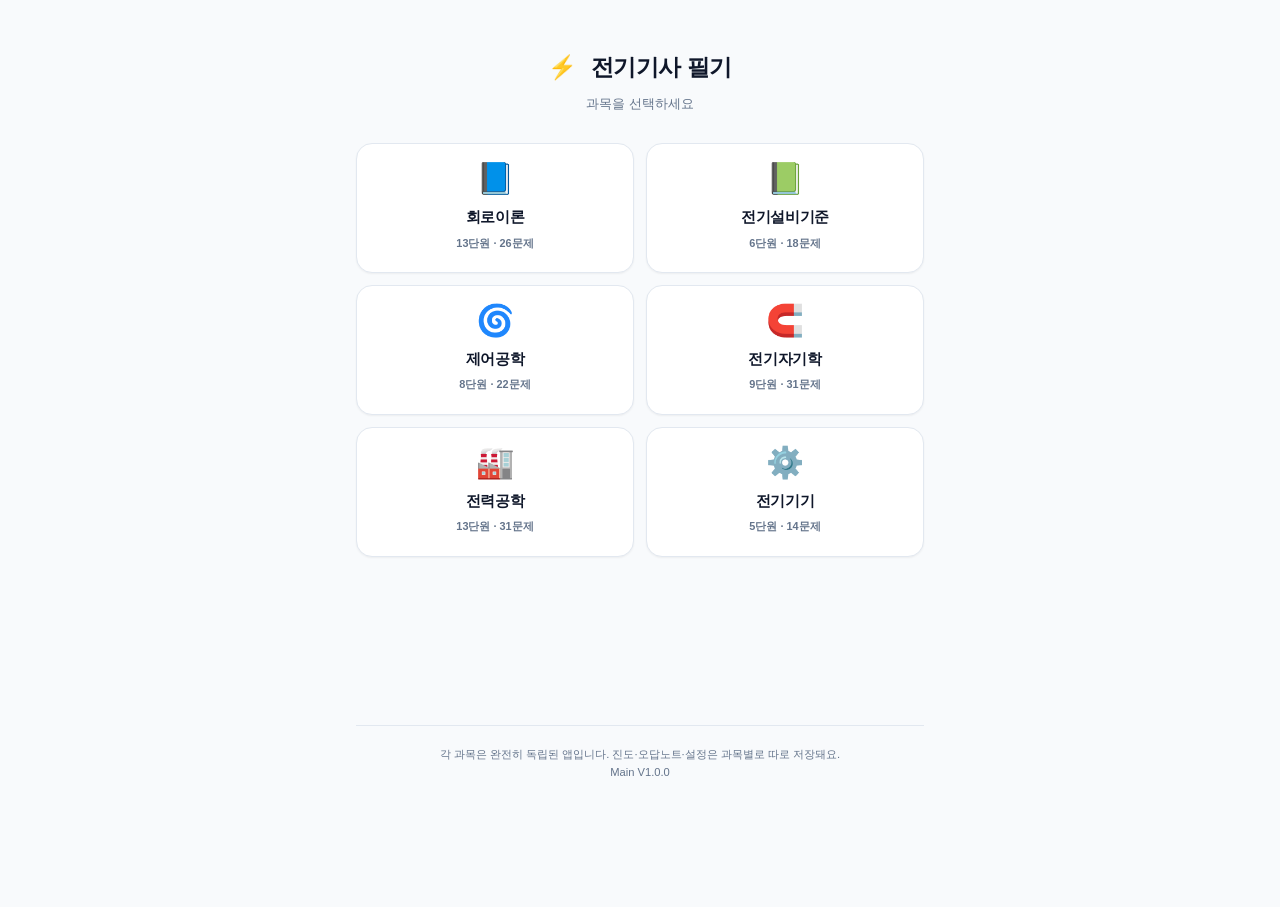
<file: index.html>
<!DOCTYPE html>
<html lang="ko">
<head>
    <meta charset="UTF-8">
    <meta name="robots" content="noindex, nofollow">
    <meta name="viewport" content="width=device-width, initial-scale=1.0, maximum-scale=1.0, user-scalable=no">
    <title>전기기사 필기 - 과목 선택</title>
    <link rel="stylesheet" href="style.css">
    <link rel="manifest" href="manifest.json">
    <meta name="theme-color" content="#2563eb">
    <link rel="icon" href="icon-192.png">
    <link rel="apple-touch-icon" href="icon-192.png">
    <meta name="mobile-web-app-capable" content="yes">
    <meta name="apple-mobile-web-app-capable" content="yes">
    <meta name="apple-mobile-web-app-status-bar-style" content="black-translucent">
    <meta name="apple-mobile-web-app-title" content="전기기사 필기">
</head>
<body>
    <div class="hub-container">
        <div class="hub-header">
            <div class="hub-title"><span>⚡</span><span style="margin-left:6px;">전기기사 필기</span></div>
            <div class="hub-subtitle">과목을 선택하세요</div>
        </div>

        <div class="hub-grid">
            <a class="hub-card ready" href="circuit-theory/index.html">
                <div class="hub-card-icon">📘</div>
                <div class="hub-card-title">회로이론</div>
                <div class="hub-card-desc">13단원 · 26문제</div>
            </a>

            <a class="hub-card ready" href="electrical-standards/index.html">
                <div class="hub-card-icon">📗</div>
                <div class="hub-card-title">전기설비기준</div>
                <div class="hub-card-desc">6단원 · 18문제</div>
            </a>

            <a class="hub-card ready" href="control-eng/index.html">
                <div class="hub-card-icon">🌀</div>
                <div class="hub-card-title">제어공학</div>
                <div class="hub-card-desc">8단원 · 22문제</div>
            </a>

            <a class="hub-card ready" href="magnetism/index.html">
                <div class="hub-card-icon">🧲</div>
                <div class="hub-card-title">전기자기학</div>
                <div class="hub-card-desc">9단원 · 31문제</div>
            </a>

            <a class="hub-card ready" href="power-eng/index.html">
                <div class="hub-card-icon">🏭</div>
                <div class="hub-card-title">전력공학</div>
                <div class="hub-card-desc">13단원 · 31문제</div>
            </a>

            <a class="hub-card ready" href="machinery/index.html">
                <div class="hub-card-icon">⚙️</div>
                <div class="hub-card-title">전기기기</div>
                <div class="hub-card-desc">5단원 · 14문제</div>
            </a>
        </div>

        <div class="hub-footer">
            각 과목은 완전히 독립된 앱입니다. 진도·오답노트·설정은 과목별로 따로 저장돼요.<br>
            Main V1.0.0
        </div>
    </div>

    <script src="script.js"></script>
</body>
</html>
</file>
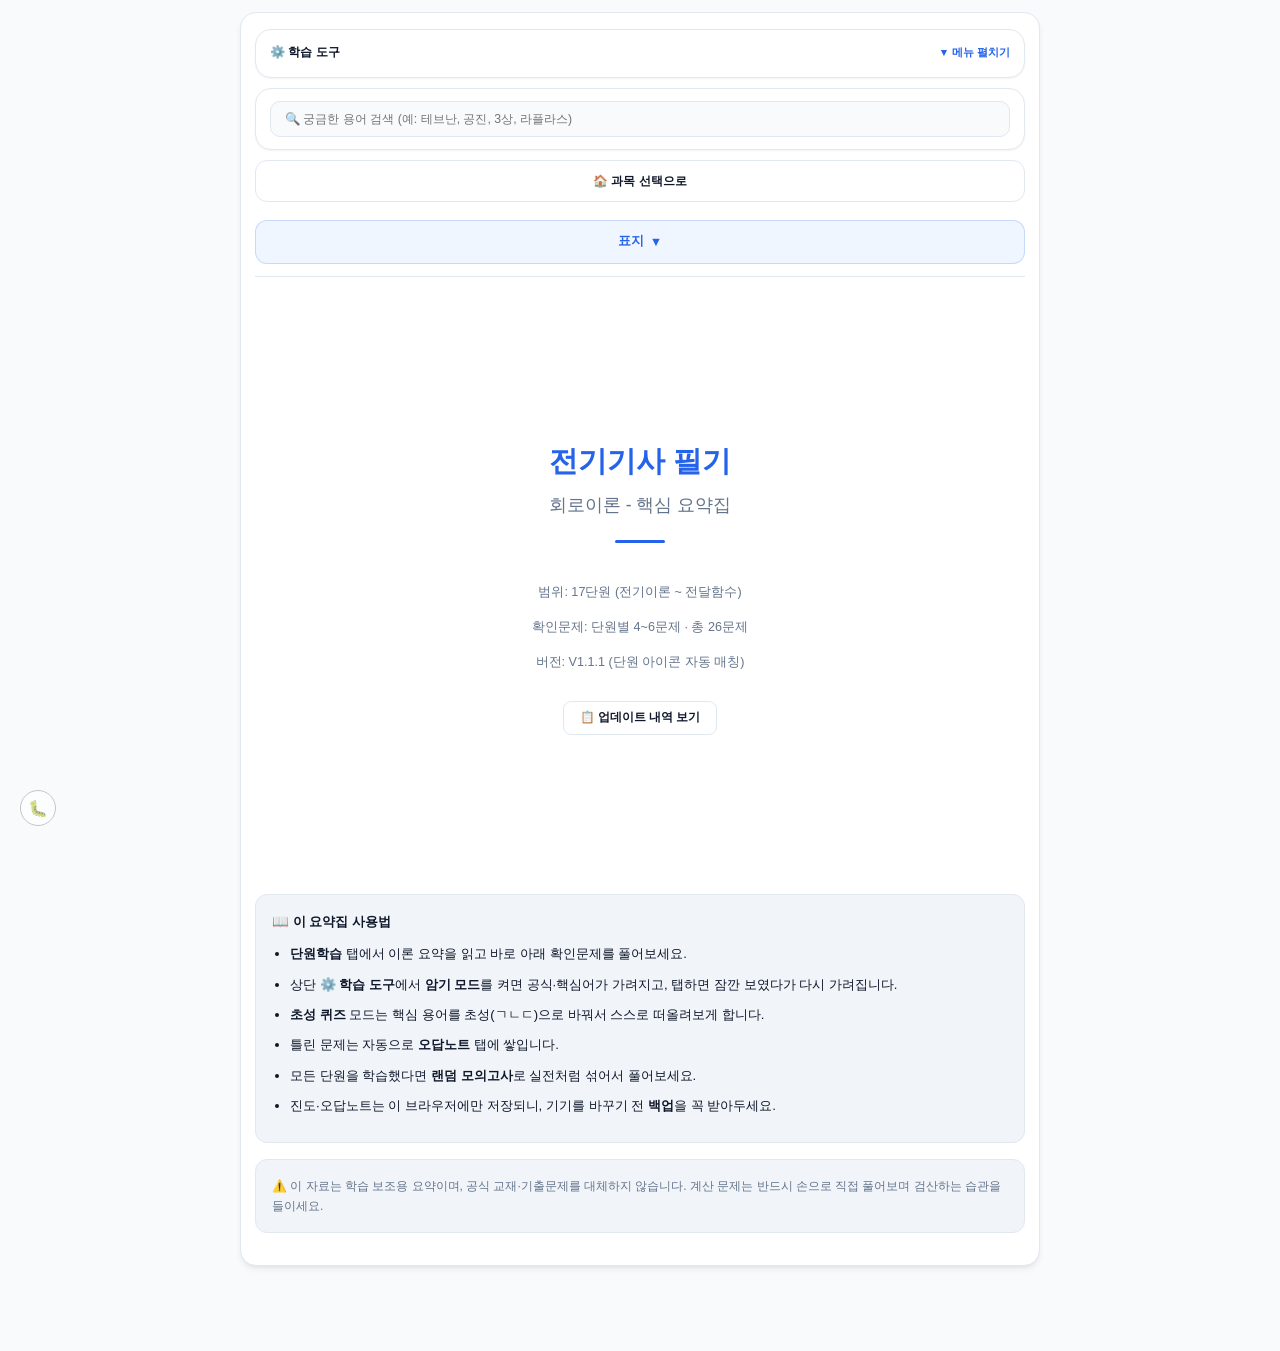
<file: circuit-theory/index.html>
<!DOCTYPE html>
<html lang="ko">
<head>
    <meta charset="UTF-8">
    <meta name="robots" content="noindex, nofollow">
    <meta name="viewport" content="width=device-width, initial-scale=1.0, maximum-scale=1.0, user-scalable=no">
    <title>전기기사 - 회로이론 핵심 요약집</title>
    <link rel="stylesheet" href="style.css">
    <link rel="manifest" href="manifest.json">
    <meta name="theme-color" content="#2563eb">
    <link rel="icon" href="icon-192.png">
    <link rel="apple-touch-icon" href="icon-192.png">
    <meta name="mobile-web-app-capable" content="yes">
    <meta name="apple-mobile-web-app-capable" content="yes">
    <meta name="apple-mobile-web-app-status-bar-style" content="black-translucent">
    <meta name="apple-mobile-web-app-title" content="전기 회로이론">
</head>
<body>

    <div class="container" id="app-viewport">

        <!-- 뒤로가기 종료 확인 팝업 -->
        <div id="exit-confirm-overlay" class="exit-confirm-overlay" style="display:none;">
            <div class="exit-confirm-box">
                <p class="exit-confirm-title">오늘 공부 정말 여기까지 하실 건가요?</p>
                <div class="exit-confirm-btns">
                    <button class="font-btn" onclick="cancelExitApp()">아니, 조만간 올게</button>
                    <button class="font-btn" style="background-color:#ef4444; color:#ffffff; border-color:#ef4444;" onclick="confirmExitApp()">응, 여기까지가 한계야</button>
                </div>
            </div>
        </div>

        <!-- 상단 학습 도구 상자 -->
        <div class="control-bar-group">
            <div class="panel-toggle-bar" onclick="toggleTopPanel()">
                <span class="panel-toggle-title"><span>⚙️ 학습 도구</span></span>
                <span class="panel-toggle-btn" id="panel-toggle-btn-text">▼ 메뉴 펼치기</span>
            </div>

            <div id="collapsible-control-content" class="collapsed">
                <div class="tool-divider-solid"></div>

                <div class="tool-flat-section">
                    <div class="font-control-row">
                        <span class="tool-label">🔤 글자 크기</span>
                        <div class="segmented-font-group">
                            <button class="seg-font-btn" onclick="changeFontSize(-1)">가-</button>
                            <button class="seg-font-btn" onclick="resetFontSize()">기본</button>
                            <button class="seg-font-btn" onclick="changeFontSize(1)">가+</button>
                        </div>
                    </div>
                    <div class="mode-btn-grid" style="margin-top: 4px;">
                        <button class="mode-item-btn" id="memorize-toggle-btn" onclick="toggleMemorizeMode()">🙈 암기 OFF</button>
                        <button class="mode-item-btn" id="chosung-toggle-btn" onclick="toggleChosungMode()">💡 초성 퀴즈</button>
                        <button class="mode-item-btn" id="darkmode-toggle-btn" onclick="toggleDarkMode()">🌙 야간</button>
                    </div>
                    <button class="backup-action-btn" id="tab-menu-style-btn" onclick="toggleTabMenuStyle()" style="width:100%; margin-top:8px;">▾ 탭 메뉴: 드롭다운형</button>
                    <button class="backup-action-btn" id="notify-toggle-btn" onclick="toggleDailyNotify()" style="width:100%; margin-top:8px;">🔔 매일 알림 켜기</button>
                </div>

                <div class="tool-divider-dashed"></div>

                <div class="tool-flat-section">
                    <span class="tool-label">💾 내 학습 데이터 보호</span>
                    <div class="backup-btn-grid">
                        <button class="backup-action-btn" onclick="exportUserData()">📥 메모·진도 백업</button>
                        <button class="backup-action-btn" onclick="document.getElementById('import-file-input').click()">📤 백업 복원</button>
                        <input type="file" id="import-file-input" style="display:none;" accept=".json" onchange="importUserData(event)">
                    </div>
                    <button class="backup-action-btn" onclick="resetAppData()" style="width:100%; margin-top:8px; background-color:#fee2e2; color:#991b1b; border-color:#fecaca;">🗑️ 이 앱 데이터 전체 초기화</button>
                </div>

                <div class="tool-flat-section">
                    <span class="tool-label">🗓️ 필기시험일 설정</span>
                    <div style="display:flex; gap:6px; margin-top:6px;">
                        <input type="date" id="exam-date-input" class="mini-text-input" style="flex:1;">
                        <button class="font-btn" onclick="setExamDate()">설정</button>
                    </div>
                    <p style="font-size:0.75em; color:var(--text-sub); margin:6px 0 0 0;">※ 정확한 회차 일정은 큐넷(Q-Net)에서 꼭 확인하세요.</p>
                </div>

                <div class="dday-quote-bar">
                    <div class="dday-capsule" id="exam-dday-badge">시험일 미설정</div>
                    <div class="daily-quote-text" id="daily-quote-box">문구 로딩 중...</div>
                </div>

                <div class="progress-box">
                    <div class="progress-header">
                        <span>📊 단원 학습 진도율</span>
                        <span id="progress-text">0 / 17 (0%)</span>
                    </div>
                    <div class="progress-bar-track">
                        <div class="progress-bar-fill" id="progress-fill"></div>
                    </div>
                </div>

                <div class="timer-row" id="timer-control-bar" style="display: none;">
                    <span class="tool-label">⏱️ 표시시간</span>
                    <div class="segmented-font-group">
                        <button class="seg-font-btn active" id="timer-btn-3" onclick="setTimerSec(3)">3초</button>
                        <button class="seg-font-btn" id="timer-btn-5" onclick="setTimerSec(5)">5초</button>
                        <button class="seg-font-btn" id="timer-btn-0" onclick="setTimerSec(0)">누를때만</button>
                    </div>
                </div>
            </div>
        </div>

        <div class="control-bar-group">
            <div class="search-box-container">
                <input type="text" id="search-input" class="search-input" placeholder="🔍 궁금한 용어 검색 (예: 테브난, 공진, 3상, 라플라스)" oninput="handleSearch()">
                <button class="search-clear-btn" id="search-clear-btn" onclick="clearSearch()">✕</button>
                <div id="search-results" class="search-results-list"></div>
            </div>
        </div>

        <a href="../index.html" style="display:flex; align-items:center; justify-content:center; gap:6px; text-decoration:none; background-color: var(--card-bg); color: var(--text-color); border:1px solid var(--border-color); border-radius: var(--radius-md); padding:10px; margin-bottom:10px; font-weight:800; font-size:0.85em;">🏠 과목 선택으로</a>

        <div class="tab-menu-wrapper">
            <div class="tab-dropdown" id="tab-dropdown-container">
                <button class="tab-dropdown-toggle" onclick="toggleTabDropdown()" style="display: flex; justify-content: center; align-items: center; width: 100%; position: relative; background-color: var(--primary-light); color: var(--primary); border: 1px solid rgba(37, 99, 235, 0.2); padding: 12px 16px; border-radius: var(--radius-md); font-weight: 800; font-size: 0.9em; cursor: pointer; min-height: 44px;">
                    <span style="display: inline-flex; align-items: center; gap: 6px;">
                        <span id="tab-dropdown-label">표지</span>
                        <span id="tab-dropdown-arrow">▼</span>
                    </span>
                </button>
                <div class="tab-dropdown-list" id="tab-dropdown-list">
                    <button class="tab-btn active" onclick="openTab(event, 'tab-cover')">표지</button>
                    <button class="tab-btn" onclick="openTab(event, 'tab-study')">📘 단원학습 (17단원)</button>
                    <button class="tab-btn" onclick="openTab(event, 'tab-exam')">🎲 랜덤 모의고사</button>
                    <button class="tab-btn" onclick="openTab(event, 'tab-wrong')">📕 오답노트</button>
                </div>
            </div>
        </div>

        <!-- 표지 탭 -->
        <div id="tab-cover" class="tab-content active">
            <div class="cover-page">
                <div class="cover-title">전기기사 필기</div>
                <div class="cover-subtitle">회로이론 - 핵심 요약집</div>
                <div class="cover-divider"></div>
                <div class="cover-info">
                    <p>범위: 17단원 (전기이론 ~ 전달함수)</p>
                    <p>확인문제: 단원별 4~6문제 · 총 26문제</p>
                    <p>버전: V1.1.1 (단원 아이콘 자동 매칭)</p>
                </div>
                <div style="margin-top: 14px;">
                    <button class="font-btn" id="changelog-toggle-btn" onclick="toggleChangelog()" style="font-size: 0.85em; padding: 8px 16px;">📋 업데이트 내역 보기</button>
                </div>
                <div id="changelog-panel" class="box" style="display: none; margin-top: 14px; text-align: left; max-width: 480px; margin-left: auto; margin-right: auto;">
                    <div style="font-weight: 700; margin-bottom: 10px; color: var(--primary);">📋 업데이트 내역</div>

                    <div style="margin-bottom: 12px;">
                        <div style="font-weight: 700; font-size: 0.95em;">V1.1.1 <span style="font-weight:400; color:var(--text-sub); font-size:0.85em;">- 단원 아이콘 자동 매칭</span></div>
                        <ul style="margin: 4px 0 0 0; padding-left: 18px; font-size: 0.88em; color: var(--text-sub);">
                            <li>단원 목록의 아이콘이 제목 키워드(전력·자기·교류·회로 등)에 따라 자동으로 달라지도록 개선 (기존엔 전부 📘로 통일)</li>
                        </ul>
                    </div>

                    <div style="margin-bottom: 12px;">
                        <div style="font-weight: 700; font-size: 0.95em;">V1.1.0 <span style="font-weight:400; color:var(--text-sub); font-size:0.85em;">- 1단원 콘텐츠 분할</span></div>
                        <ul style="margin: 4px 0 0 0; padding-left: 18px; font-size: 0.88em; color: var(--text-sub);">
                            <li>기존 "1. 전기이론" 단원(29개 주제 박스, 전체 평균 대비 2.5배 분량)을 5개 단원으로 재구성</li>
                            <li>1.전기회로 기초·옴의 법칙 / 2.키르히호프의 법칙(KCL·KVL) / 3.저항의 직렬·병렬 접속과 분배법칙 / 4.전지의 접속과 전력 / 5.휘스톤 브리지·배율기/분류기·심화</li>
                            <li>전체 13단원 → 17단원으로 확장, 새 단원 2~5에 확인문제 2문제씩 신규 추가 (총 26→34문제)</li>
                            <li>랜덤 모의고사 문제풀도 34문제로 갱신</li>
                        </ul>
                    </div>

                    <div style="margin-bottom: 12px;">
                        <div style="font-weight: 700; font-size: 0.95em;">V1.0.6 <span style="font-weight:400; color:var(--text-sub); font-size:0.85em;">- UI 피드백 반영</span></div>
                        <ul style="margin: 4px 0 0 0; padding-left: 18px; font-size: 0.88em; color: var(--text-sub);">
                            <li>상단 「학습 도구」 영역 높이 축소, 검색창과 간격 좁힘</li>
                            <li>단원 목록의 파란 원형 번호 뱃지를 단순 숫자 표기로 변경 (색상 혼선 방지)</li>
                            <li>펜 필기 툴바와 본문 사이 구분선 추가</li>
                            <li>본문 제목(h2)을 번호/제목/부제 구조로 정리</li>
                        </ul>
                    </div>

                    <div style="margin-bottom: 12px;">
                        <div style="font-weight: 700; font-size: 0.95em;">V1.0.5 <span style="font-weight:400; color:var(--text-sub); font-size:0.85em;">- 단원 목록 디자인 개선</span></div>
                        <ul style="margin: 4px 0 0 0; padding-left: 18px; font-size: 0.88em; color: var(--text-sub);">
                            <li>단원 목록 카드에 번호 원형 뱃지 + 아이콘 추가</li>
                            <li>표(table) 헤더·여백 대비 강화 및 줄무늬 배경 추가</li>
                        </ul>
                    </div>

                    <div style="margin-bottom: 12px;">
                        <div style="font-weight: 700; font-size: 0.95em;">V1.0.4 <span style="font-weight:400; color:var(--text-sub); font-size:0.85em;">- 표 반응형 개선</span></div>
                        <ul style="margin: 4px 0 0 0; padding-left: 18px; font-size: 0.88em; color: var(--text-sub);">
                            <li>비교표(표)가 좁은 화면에서 별도로 가로 스크롤되어 펜 필기와 어긋나던 문제 수정</li>
                            <li>좁은 화면에서는 표가 카드형으로 세로 스택되어 스크롤 없이 한 번에 읽을 수 있음</li>
                        </ul>
                    </div>

                    <div style="margin-bottom: 12px;">
                        <div style="font-weight: 700; font-size: 0.95em;">V1.0.3 <span style="font-weight:400; color:var(--text-sub); font-size:0.85em;">- 업데이트 내역 패널 및 디버그 버튼 추가</span></div>
                        <ul style="margin: 4px 0 0 0; padding-left: 18px; font-size: 0.88em; color: var(--text-sub);">
                            <li>표지에 업데이트 내역(변경 이력) 패널 신설</li>
                            <li>좌측 하단 🐛 필기 디버그 버튼 추가 (펜/터치 입력 로그 확인용)</li>
                        </ul>
                    </div>

                    <div style="margin-bottom: 12px;">
                        <div style="font-weight: 700; font-size: 0.95em;">V1.0.2 <span style="font-weight:400; color:var(--text-sub); font-size:0.85em;">- 필기 툴바 스타일 누락 수정</span></div>
                        <ul style="margin: 4px 0 0 0; padding-left: 18px; font-size: 0.88em; color: var(--text-sub);">
                            <li>필기 펜/형광펜/지우개 툴바 스타일(CSS)이 누락되어 버튼이 줄바꿈되고 색상 점이 안 보이던 문제 수정</li>
                        </ul>
                    </div>

                    <div style="margin-bottom: 12px;">
                        <div style="font-weight: 700; font-size: 0.95em;">V1.0.1</div>
                        <ul style="margin: 4px 0 0 0; padding-left: 18px; font-size: 0.88em; color: var(--text-sub);">
                            <li>최초 배포 (그 이전 세부 변경 내역은 별도로 기록되지 않았습니다)</li>
                        </ul>
                    </div>
                </div>
            </div>
            <div class="box">
                <b>📖 이 요약집 사용법</b>
                <ul style="margin: 10px 0 0 0; padding-left: 18px; line-height: 1.7;">
                    <li><b>단원학습</b> 탭에서 이론 요약을 읽고 바로 아래 확인문제를 풀어보세요.</li>
                    <li>상단 <b>⚙️ 학습 도구</b>에서 <b>암기 모드</b>를 켜면 공식·핵심어가 가려지고, 탭하면 잠깐 보였다가 다시 가려집니다.</li>
                    <li><b>초성 퀴즈</b> 모드는 핵심 용어를 초성(ㄱㄴㄷ)으로 바꿔서 스스로 떠올려보게 합니다.</li>
                    <li>틀린 문제는 자동으로 <b>오답노트</b> 탭에 쌓입니다.</li>
                    <li>모든 단원을 학습했다면 <b>랜덤 모의고사</b>로 실전처럼 섞어서 풀어보세요.</li>
                    <li>진도·오답노트는 이 브라우저에만 저장되니, 기기를 바꾸기 전 <b>백업</b>을 꼭 받아두세요.</li>
                </ul>
            </div>
            <div class="box" style="font-size:0.85em; color:var(--text-sub);">
                ⚠️ 이 자료는 학습 보조용 요약이며, 공식 교재·기출문제를 대체하지 않습니다. 계산 문제는 반드시 손으로 직접 풀어보며 검산하는 습관을 들이세요.
            </div>
        </div>

        <!-- 단원학습 탭 -->
        <div id="tab-study" class="tab-content">
            <h1>전기기사 회로이론 - <br>📘 단원학습</h1>
            <div style="text-align: right; font-size: 0.8em; color: var(--text-sub); margin-top: 4px; margin-bottom: 12px;">
                <span>회로이론 17단원 · 확인문제 34문제</span>
            </div>

            <div style="display: flex; justify-content: flex-end; margin-bottom: 10px;">
                <button class="font-btn" onclick="filterBookmarks()" style="font-size: 0.82em;">⭐ 북마크 모아보기</button>
            </div>

            <div id="sub-page-menu">
                <div class="sub-nav-grid" id="main-menu-grid">
                        <div class="sub-nav-card" onclick="showSubPage(1)">
                            <span>1. 전기회로 기초 · 옴의 법칙</span>
                            <div class="card-status-box">
                                <span class="card-done-badge" id="card-done-1" style="display:none;">✅ 완료</span>
                                <span id="card-star-1"></span>
                            </div>
                        </div>
                        <div class="sub-nav-card" onclick="showSubPage(2)">
                            <span>2. 키르히호프의 법칙 (KCL·KVL)</span>
                            <div class="card-status-box">
                                <span class="card-done-badge" id="card-done-2" style="display:none;">✅ 완료</span>
                                <span id="card-star-2"></span>
                            </div>
                        </div>
                        <div class="sub-nav-card" onclick="showSubPage(3)">
                            <span>3. 저항의 직렬·병렬 접속과 분배법칙</span>
                            <div class="card-status-box">
                                <span class="card-done-badge" id="card-done-3" style="display:none;">✅ 완료</span>
                                <span id="card-star-3"></span>
                            </div>
                        </div>
                        <div class="sub-nav-card" onclick="showSubPage(4)">
                            <span>4. 전지의 접속과 전력</span>
                            <div class="card-status-box">
                                <span class="card-done-badge" id="card-done-4" style="display:none;">✅ 완료</span>
                                <span id="card-star-4"></span>
                            </div>
                        </div>
                        <div class="sub-nav-card" onclick="showSubPage(5)">
                            <span>5. 휘스톤 브리지 · 배율기/분류기 · 심화</span>
                            <div class="card-status-box">
                                <span class="card-done-badge" id="card-done-5" style="display:none;">✅ 완료</span>
                                <span id="card-star-5"></span>
                            </div>
                        </div>
                        <div class="sub-nav-card" onclick="showSubPage(6)">
                            <span>6. 정현파 교류</span>
                            <div class="card-status-box">
                                <span class="card-done-badge" id="card-done-6" style="display:none;">✅ 완료</span>
                                <span id="card-star-6"></span>
                            </div>
                        </div>
                        <div class="sub-nav-card" onclick="showSubPage(7)">
                            <span>7. R-L-C 교류회로</span>
                            <div class="card-status-box">
                                <span class="card-done-badge" id="card-done-7" style="display:none;">✅ 완료</span>
                                <span id="card-star-7"></span>
                            </div>
                        </div>
                        <div class="sub-nav-card" onclick="showSubPage(8)">
                            <span>8. 교류전력</span>
                            <div class="card-status-box">
                                <span class="card-done-badge" id="card-done-8" style="display:none;">✅ 완료</span>
                                <span id="card-star-8"></span>
                            </div>
                        </div>
                        <div class="sub-nav-card" onclick="showSubPage(9)">
                            <span>9. 인덕턴스 및 벡터궤적</span>
                            <div class="card-status-box">
                                <span class="card-done-badge" id="card-done-9" style="display:none;">✅ 완료</span>
                                <span id="card-star-9"></span>
                            </div>
                        </div>
                        <div class="sub-nav-card" onclick="showSubPage(10)">
                            <span>10. 회로망</span>
                            <div class="card-status-box">
                                <span class="card-done-badge" id="card-done-10" style="display:none;">✅ 완료</span>
                                <span id="card-star-10"></span>
                            </div>
                        </div>
                        <div class="sub-nav-card" onclick="showSubPage(11)">
                            <span>11. 대칭 n상 교류</span>
                            <div class="card-status-box">
                                <span class="card-done-badge" id="card-done-11" style="display:none;">✅ 완료</span>
                                <span id="card-star-11"></span>
                            </div>
                        </div>
                        <div class="sub-nav-card" onclick="showSubPage(12)">
                            <span>12. 대칭좌표법</span>
                            <div class="card-status-box">
                                <span class="card-done-badge" id="card-done-12" style="display:none;">✅ 완료</span>
                                <span id="card-star-12"></span>
                            </div>
                        </div>
                        <div class="sub-nav-card" onclick="showSubPage(13)">
                            <span>13. 비정현파 교류</span>
                            <div class="card-status-box">
                                <span class="card-done-badge" id="card-done-13" style="display:none;">✅ 완료</span>
                                <span id="card-star-13"></span>
                            </div>
                        </div>
                        <div class="sub-nav-card" onclick="showSubPage(14)">
                            <span>14. 단자망</span>
                            <div class="card-status-box">
                                <span class="card-done-badge" id="card-done-14" style="display:none;">✅ 완료</span>
                                <span id="card-star-14"></span>
                            </div>
                        </div>
                        <div class="sub-nav-card" onclick="showSubPage(15)">
                            <span>15. 라플라스 변환</span>
                            <div class="card-status-box">
                                <span class="card-done-badge" id="card-done-15" style="display:none;">✅ 완료</span>
                                <span id="card-star-15"></span>
                            </div>
                        </div>
                        <div class="sub-nav-card" onclick="showSubPage(16)">
                            <span>16. 과도현상</span>
                            <div class="card-status-box">
                                <span class="card-done-badge" id="card-done-16" style="display:none;">✅ 완료</span>
                                <span id="card-star-16"></span>
                            </div>
                        </div>
                        <div class="sub-nav-card" onclick="showSubPage(17)">
                            <span>17. 전달함수</span>
                            <div class="card-status-box">
                                <span class="card-done-badge" id="card-done-17" style="display:none;">✅ 완료</span>
                                <span id="card-star-17"></span>
                            </div>
                        </div>
                </div>
            </div>

                                <div id="sub-page-1" class="sub-page" style="display:none;">
                    <div class="sub-page-header">
                        <div style="display:flex; align-items:center; gap:8px;">
                            <div class="page-indicator">1 / 17 PAGE</div>
                            <button class="font-btn" onclick="showSubMenu()" style="font-size:0.75em; padding:4px 8px;">📋 단원 목록</button>
                        </div>
                        <div style="display:flex; align-items:center; gap:10px;">
                            <label class="complete-check-label"><input type="checkbox" id="check-page-1" onchange="toggleComplete(1)"> 학습 완료</label>
                            <button class="bookmark-btn" id="star-btn-1" onclick="toggleBookmark(1)">☆</button>
                        </div>
                    </div>
                    <h2>1. 전기회로 기초 · 옴의 법칙</h2>

<div class="highlight-box">
                    <p style="font-weight:700; margin:0 0 6px 0;">📌 이 단원의 주요 기호</p>
                    <div style="margin:0; line-height:1.7;"><div class="table-wrapper"><table class="table"><tr><th>기호</th><th>의미</th><th>단위</th></tr><tr><td>Q</td><td>전하량</td><td>C(쿨롱)</td></tr><tr><td>I, i</td><td>전류(직류/순시)</td><td>A(암페어)</td></tr><tr><td>V, v</td><td>전압(직류/순시)</td><td>V(볼트)</td></tr><tr><td>R</td><td>저항</td><td>Ω(옴)</td></tr><tr><td>G</td><td>컨덕턴스(저항의 역수)</td><td>℧ 또는 S(지멘스)</td></tr><tr><td>ρ(로)</td><td>고유저항(저항률)</td><td>Ω·m</td></tr><tr><td>σ(시그마)</td><td>도전율(1/ρ)</td><td>℧/m</td></tr><tr><td>P</td><td>전력</td><td>W(와트)</td></tr><tr><td>W</td><td>일 · 전력량</td><td>J(줄) · Wh</td></tr><tr><td>E, e</td><td>기전력</td><td>V</td></tr><tr><td>r</td><td>내부저항</td><td>Ω</td></tr></table></div>이 표에 나온 기호들은 앞으로 회로이론 전 단원에서 계속 재사용되니, 처음에 확실히 익혀두면 이후 단원 학습이 훨씬 수월하다.</div>
                </div>
<div class="highlight-box">
                    <p style="font-weight:700; margin:0 0 6px 0;">1. 전기회로</p>
                    <div style="margin:0; line-height:1.7;">전류가 전원(+극)에서 나와 부하를 거쳐 전원(-극)으로 돌아오는 <span class='red'>순환 경로</span>를 전기회로라 한다. 전류가 흐르려면 ①폐회로(닫힌 경로)가 구성되고 ②전압(기전력)이 인가되어야 한다.</div>
                </div>
<div class="highlight-box">
                    <p style="font-weight:700; margin:0 0 6px 0;">2. 전하와 전류의 정의</p>
                    <div style="margin:0; line-height:1.7;">전하량 Q[C], 전자 1개의 전하량 e = <span class='blue'>-1.602×10⁻¹⁹[C]</span>. 전류는 단위시간 동안 이동한 전하량으로 정의: 직류 <span class='blue'>I = Q/t</span>[A], 교류(순시전류) <span class='blue'>i = dq/dt</span>[A], 반대로 q=∫i dt[C].</div>
                </div>
<div class="highlight-box">
                    <p style="font-weight:700; margin:0 0 6px 0;">1[C]은 전자 몇 개？</p>
                    <div style="margin:0; line-height:1.7;">전자 1개의 전하량이 1.602×10⁻¹⁹[C]이므로, <span class='red'>1[C] = 1 / (1.602×10⁻¹⁹) ≈ 6.242×10¹⁸ [개]</span>의 전자가 모인 양이다. 즉 1쿨롱은 전자 약 <span class='orange'>620경 개</span>에 해당하는, 실생활 감각으로는 상상하기 힘들 만큼 큰 개수의 전하다(전류 1A=1C/s는 매초 이만큼의 전자가 도선 단면을 지나간다는 뜻).</div>
                </div>
<div class="highlight-box">
                    <p style="font-weight:700; margin:0 0 6px 0;">3. 전압(전위차)의 정의</p>
                    <div style="margin:0; line-height:1.7;">단위 정전하(+1C)가 두 점 사이를 이동할 때 얻거나 잃는 에너지(일)로 정의된다.<br><b>직류</b>: <span class='mint'>V = W/Q</span> [V], 즉 <span class='mint'>W = QV</span> [J]<br><b>교류(순시값)</b>: <span class='mint'>v = dw/dq</span> [V], 반대로 적분하면 <span class='mint'>w = ∫v dq</span> [J] — 직류의 W=QV는 v가 일정할 때(v를 적분 밖으로 뺄 수 있을 때)의 특수한 경우이고, 교류처럼 전압이 시간에 따라 변하면 반드시 적분 형태 w=∫v dq로 계산해야 한다.</div>
                </div>
<div class="highlight-box">
                    <p style="font-weight:700; margin:0 0 6px 0;">4. 저항 R</p>
                    <div style="margin:0; line-height:1.7;">저항은 전류의 흐름을 방해하는 정도를 나타내는 소자이며, 도체의 <span class='red'>재질·길이·단면적</span>에 따라 값이 결정된다: <span class='red'>R = ρ × (l/A)</span> [Ω] (ρ: 고유저항[Ω·m], l: 도체의 길이[m], A: 단면적[m²]). 즉 <span class='orange'>길이가 길수록 저항이 커지고, 단면적이 굵을수록 저항이 작아진다</span>(물이 긴 관·좁은 관을 흐를 때 더 저항을 받는 것과 같은 직관).</div>
                </div>
<div class="highlight-box">
                    <p style="font-weight:700; margin:0 0 6px 0;">컨덕턴스(전도도)</p>
                    <div style="margin:0; line-height:1.7;">저항의 역수를 <span class='red'>컨덕턴스 G = 1/R [℧] 또는 [S]</span>라 한다. 옴의 법칙을 컨덕턴스로 쓰면 <span class='blue'>I = GV</span>(저항 형태 V=IR과 반대). 병렬 합성저항 공식(1/R=1/R1+1/R2)을 컨덕턴스로 바꾸면 <span class='red'>G = G1+G2</span> — 오히려 <span class='orange'>직렬저항 합성(R=R1+R2)과 같은 모양</span>이 되어 병렬회로 계산이 더 간단해진다.</div>
                </div>
<div class="highlight-box">
                    <p style="font-weight:700; margin:0 0 6px 0;">5. 옴의 법칙</p>
                    <div style="margin:0; line-height:1.7;"><span class='red'>V = IR</span>, I = V/R, R = V/I — 전압은 전류·저항에 비례, 전류는 전압에 비례·저항에 반비례한다. (예) R=10Ω에 V=100V를 걸면 I=100/10=10A.</div>
                </div>

<div class="quiz-sec-header">
                        <span class="quiz-sec-title">✏️ 단원 확인문제 (2문제)</span>
                    </div>
                    <div class="score-board"><span id="score-unit-quiz-1">점수: 0 / 100점 (정답 0 / 2문제)</span></div>
                    <div id="unit-quiz-1" data-scoreboard="true">
                <div class="box quiz-box" id="box-u1-1" data-qid="u1-1">
                    <button class="font-btn" onclick="resetAnswer('u1-1')" style="float:right; font-size:0.75em; padding:4px 8px;">🔄 초기화</button>
                    <p class="quiz-q-title" style="font-weight:bold; margin-top:0;">Q1. 전류가 전원의 (+)극에서 나와 회로를 거쳐 돌아오는 경로를 무엇이라 하는가?</p>
                    <div class="quiz-opt-grid" style="display:grid; grid-template-columns:1fr 1fr; gap:8px; margin:12px 0;">
<button class="font-btn opt-btn" onclick="checkAnswerByText('u1-1', this, '전기회로')">전기회로</button>
<button class="font-btn opt-btn" onclick="checkAnswerByText('u1-1', this, '전기회로')">자기회로</button>
<button class="font-btn opt-btn" onclick="checkAnswerByText('u1-1', this, '전기회로')">등가회로</button>
<button class="font-btn opt-btn" onclick="checkAnswerByText('u1-1', this, '전기회로')">개방회로</button>
                    </div>
                    <div id="q-result-u1-1" style="margin-top:10px; font-weight:bold; display:none;"></div>
                    <div id="q-expl-u1-1" class="note" style="display:none;">💡 해설: 전류가 순환하는 경로를 전기회로라 합니다.</div>
                </div>
                <div class="box quiz-box" id="box-u1-2" data-qid="u1-2">
                    <button class="font-btn" onclick="resetAnswer('u1-2')" style="float:right; font-size:0.75em; padding:4px 8px;">🔄 초기화</button>
                    <p class="quiz-q-title" style="font-weight:bold; margin-top:0;">Q2. 저항 R=10Ω에 전압 V=100V를 걸었을 때 흐르는 전류 I[A]는? (숫자만) <span class="blue_nb" style="font-size:0.8em;">(단답형)</span></p>
                    <div style="display:flex; gap:6px; margin:12px 0;">
                        <input type="text" id="input-u1-2" class="mini-text-input" placeholder="정답 입력" style="max-width:180px;">
                        <button class="font-btn" onclick="checkAnswerByInput('u1-2', document.getElementById('input-u1-2'), ['10'])">확인</button>
                    </div>
                    <div id="q-result-u1-2" style="margin-top:10px; font-weight:bold; display:none;"></div>
                    <div id="q-expl-u1-2" class="note" style="display:none;">💡 해설: I=V/R=100/10=10A 입니다.</div>
                </div>
                    </div>
                    <div style="text-align:center; margin:10px 0 20px 0; display:flex; gap:6px; justify-content:center; flex-wrap:wrap;">
                        <button class="font-btn" onclick="shuffleSection('unit-quiz-1')" style="background-color:#8b5cf6; color:#fff;">🔀 순서 섞기</button>
                        <button class="font-btn" onclick="resetAllInContainer('unit-quiz-1')" style="background-color:#ef4444; color:#fff;">🔄 전체 초기화</button>
                    </div>

                    <div class="page-memo-section">
                        <p class="page-memo-title">📝 나만의 메모</p>
                        <textarea id="memo-input-1" class="page-memo-textarea" placeholder="이 단원에서 헷갈리는 부분을 적어보세요." onblur="savePageMemo(1)"></textarea>
                    </div>
                </div>

                                <div id="sub-page-2" class="sub-page" style="display:none;">
                    <div class="sub-page-header">
                        <div style="display:flex; align-items:center; gap:8px;">
                            <div class="page-indicator">2 / 17 PAGE</div>
                            <button class="font-btn" onclick="showSubMenu()" style="font-size:0.75em; padding:4px 8px;">📋 단원 목록</button>
                        </div>
                        <div style="display:flex; align-items:center; gap:10px;">
                            <label class="complete-check-label"><input type="checkbox" id="check-page-2" onchange="toggleComplete(2)"> 학습 완료</label>
                            <button class="bookmark-btn" id="star-btn-2" onclick="toggleBookmark(2)">☆</button>
                        </div>
                    </div>
                    <h2>2. 키르히호프의 법칙 (KCL·KVL)</h2>

<div class="highlight-box">
                    <p style="font-weight:700; margin:0 0 6px 0;">6. 키르히호프의 제1법칙 (KCL, 전류법칙)</p>
                    <div style="margin:0; line-height:1.7;">한 절점(node)에서 <span class='blue'>유입 전류의 합 = 유출 전류의 합</span>(대수합은 0).<div style="text-align:center; margin:12px 0;">
<svg viewBox="0 0 320 200" xmlns="http://www.w3.org/2000/svg" style="width:100%; max-width:280px; height:auto; margin:0 auto; display:block;">
<defs>
<marker id="arrIn" markerWidth="6" markerHeight="6" refX="5" refY="3" orient="auto"><polygon points="0 0, 6 3, 0 6" fill="#2563eb"/></marker>
<marker id="arrOut" markerWidth="6" markerHeight="6" refX="5" refY="3" orient="auto"><polygon points="0 0, 6 3, 0 6" fill="#dc2626"/></marker>
</defs>
<circle cx="160" cy="100" r="5" fill="#1e293b"/>
<line x1="60" y1="150" x2="148" y2="106" stroke="#2563eb" stroke-width="2" marker-end="url(#arrIn)"/>
<text x="35" y="165" font-size="14" font-weight="bold" fill="#2563eb">i₁</text>
<line x1="60" y1="50" x2="148" y2="94" stroke="#2563eb" stroke-width="2" marker-end="url(#arrIn)"/>
<text x="35" y="45" font-size="14" font-weight="bold" fill="#2563eb">i₂</text>
<line x1="160" y1="92" x2="160" y2="35" stroke="#dc2626" stroke-width="2" marker-end="url(#arrOut)"/>
<text x="170" y="30" font-size="14" font-weight="bold" fill="#dc2626">i₃</text>
<line x1="168" y1="94" x2="250" y2="52" stroke="#dc2626" stroke-width="2" marker-end="url(#arrOut)"/>
<text x="260" y="50" font-size="14" font-weight="bold" fill="#dc2626">i₄</text>
<line x1="168" y1="106" x2="250" y2="148" stroke="#dc2626" stroke-width="2" marker-end="url(#arrOut)"/>
<text x="260" y="155" font-size="14" font-weight="bold" fill="#dc2626">i₅</text>
</svg>
<div style="font-size:0.82em; color:var(--text-sub);">파란색(i&#8321;,i&#8322;)=유입, 빨간색(i&#8323;,i&#8324;,i&#8325;)=유출</div>
</div>위 그림에서 i&#8321;, i&#8322;는 절점으로 들어오고 i&#8323;, i&#8324;, i&#8325;는 나가므로 <span class='red'>i&#8321;+i&#8322; = i&#8323;+i&#8324;+i&#8325;</span>, 즉 <span class='red'>i&#8321;+i&#8322;-i&#8323;-i&#8324;-i&#8325;=0</span>이 성립한다.<br><b>증명(전하보존 법칙에서 유도)</b>: 절점은 전하를 저장할 수 없는 이상적인 연결점이다. 만약 유입과 유출이 다르다면 그 차이만큼 전하가 절점에 계속 쌓이거나 사라져야 하는데, 이는 전하보존 법칙(전하는 새로 생기거나 없어지지 않는다)에 위배된다. 따라서 반드시 유입=유출이어야 하며, 이것이 KCL의 물리적 근거다.</div>
                </div>
<div class="highlight-box">
                    <p style="font-weight:700; margin:0 0 6px 0;">키르히호프의 제2법칙 (KVL, 전압법칙)</p>
                    <div style="margin:0; line-height:1.7;">폐회로(닫힌 루프) 내에서 <span class='blue'>기전력의 합 = 전압강하의 합</span>.<div style="text-align:center; margin:12px 0;">
<svg viewBox="0 0 320 190" xmlns="http://www.w3.org/2000/svg" style="width:100%; max-width:280px; height:auto; margin:0 auto; display:block;">
<defs><marker id="arrI" markerWidth="6" markerHeight="6" refX="5" refY="3" orient="auto"><polygon points="0 0, 6 3, 0 6" fill="#2563eb"/></marker></defs>
<rect x="50" y="35" width="200" height="120" fill="none" stroke="#1e293b" stroke-width="2"/>
<line x1="100" y1="35" x2="170" y2="35" stroke="#2563eb" stroke-width="2" marker-end="url(#arrI)"/>
<text x="130" y="25" font-size="15" font-weight="bold" fill="#2563eb">I</text>
<line x1="50" y1="75" x2="50" y2="83" stroke="#1e293b" stroke-width="5"/>
<line x1="50" y1="60" x2="50" y2="98" stroke="#1e293b" stroke-width="2"/>
<line x1="50" y1="105" x2="50" y2="113" stroke="#1e293b" stroke-width="5"/>
<line x1="50" y1="90" x2="50" y2="128" stroke="#1e293b" stroke-width="2"/>
<text x="22" y="100" font-size="15" font-weight="bold" fill="#1e293b">V</text>
<path d="M 250 55 l 8 -6 l 8 12 l 8 -12 l 8 12 l 8 -12 l 8 6" fill="none" stroke="#dc2626" stroke-width="2"/>
<text x="270" y="80" font-size="13" font-weight="bold" fill="#dc2626">R₁</text>
<path d="M 250 95 l 8 -6 l 8 12 l 8 -12 l 8 12 l 8 -12 l 8 6" fill="none" stroke="#dc2626" stroke-width="2"/>
<text x="270" y="120" font-size="13" font-weight="bold" fill="#dc2626">R₂</text>
<path d="M 250 135 l 8 -6 l 8 12 l 8 -12 l 8 12 l 8 -12 l 8 6" fill="none" stroke="#dc2626" stroke-width="2"/>
<text x="270" y="160" font-size="13" font-weight="bold" fill="#dc2626">R₃</text>
</svg>
<div style="font-size:0.82em; color:var(--text-sub);">폐회로: 전원 V, 저항 R&#8321;,R&#8322;,R&#8323;에 전류 I가 흐름</div>
</div>위 그림에서 <span class='red'>V = IR&#8321; + IR&#8322; + IR&#8323;</span>가 성립한다.<br><b>증명(에너지 보존 법칙에서 유도)</b>: 전하 1개가 폐회로를 한 바퀴 돌아 원래 위치로 돌아오면, 그 사이 얻은 에너지(기전력 V가 해준 일)와 잃은 에너지(각 저항에서 소비된 에너지 IR&#8321;+IR&#8322;+IR&#8323;)는 반드시 같아야 한다(에너지 보존). 왜냐하면 전위는 위치만의 함수라서, 한 바퀴 돌아 같은 위치로 오면 전위 변화의 총합은 0이어야 하기 때문이다(∮dV=0). 이것이 KVL의 물리적 근거다.</div>
                </div>

                    <div class="quiz-sec-header">
                        <span class="quiz-sec-title">✏️ 단원 확인문제 (2문제)</span>
                    </div>
                    <div class="score-board"><span id="score-unit-quiz-2">점수: 0 / 100점 (정답 0 / 2문제)</span></div>
                    <div id="unit-quiz-2" data-scoreboard="true">
                <div class="box quiz-box" id="box-u2-1" data-qid="u2-1">
                    <button class="font-btn" onclick="resetAnswer('u2-1')" style="float:right; font-size:0.75em; padding:4px 8px;">🔄 초기화</button>
                    <p class="quiz-q-title" style="font-weight:bold; margin-top:0;">Q1. 키르히호프의 제1법칙(KCL)은 회로의 무엇에 대한 법칙인가?</p>
                    <div class="quiz-opt-grid" style="display:grid; grid-template-columns:1fr 1fr; gap:8px; margin:12px 0;">
<button class="font-btn opt-btn" onclick="checkAnswerByText('u2-1', this, '전류')">전류</button>
<button class="font-btn opt-btn" onclick="checkAnswerByText('u2-1', this, '전류')">전압</button>
<button class="font-btn opt-btn" onclick="checkAnswerByText('u2-1', this, '전류')">저항</button>
<button class="font-btn opt-btn" onclick="checkAnswerByText('u2-1', this, '전류')">전력</button>
                    </div>
                    <div id="q-result-u2-1" style="margin-top:10px; font-weight:bold; display:none;"></div>
                    <div id="q-expl-u2-1" class="note" style="display:none;">💡 해설: KCL은 한 절점에서 유입 전류의 합과 유출 전류의 합이 같다는 전류에 대한 법칙입니다.</div>
                </div>
                <div class="box quiz-box" id="box-u2-2" data-qid="u2-2">
                    <button class="font-btn" onclick="resetAnswer('u2-2')" style="float:right; font-size:0.75em; padding:4px 8px;">🔄 초기화</button>
                    <p class="quiz-q-title" style="font-weight:bold; margin-top:0;">Q2. 키르히호프의 제2법칙(KVL)의 물리적 근거가 되는 것은?</p>
                    <div class="quiz-opt-grid" style="display:grid; grid-template-columns:1fr 1fr; gap:8px; margin:12px 0;">
<button class="font-btn opt-btn" onclick="checkAnswerByText('u2-2', this, '에너지 보존 법칙')">에너지 보존 법칙</button>
<button class="font-btn opt-btn" onclick="checkAnswerByText('u2-2', this, '에너지 보존 법칙')">전하 보존 법칙</button>
<button class="font-btn opt-btn" onclick="checkAnswerByText('u2-2', this, '에너지 보존 법칙')">질량 보존 법칙</button>
<button class="font-btn opt-btn" onclick="checkAnswerByText('u2-2', this, '에너지 보존 법칙')">운동량 보존 법칙</button>
                    </div>
                    <div id="q-result-u2-2" style="margin-top:10px; font-weight:bold; display:none;"></div>
                    <div id="q-expl-u2-2" class="note" style="display:none;">💡 해설: 폐회로를 한 바퀴 돌면 전위 변화의 총합이 0이 되는 것은 에너지 보존 법칙에 근거합니다.</div>
                </div>
                    </div>
                    <div style="text-align:center; margin:10px 0 20px 0; display:flex; gap:6px; justify-content:center; flex-wrap:wrap;">
                        <button class="font-btn" onclick="shuffleSection('unit-quiz-2')" style="background-color:#8b5cf6; color:#fff;">🔀 순서 섞기</button>
                        <button class="font-btn" onclick="resetAllInContainer('unit-quiz-2')" style="background-color:#ef4444; color:#fff;">🔄 전체 초기화</button>
                    </div>

                    <div class="page-memo-section">
                        <p class="page-memo-title">📝 나만의 메모</p>
                        <textarea id="memo-input-2" class="page-memo-textarea" placeholder="이 단원에서 헷갈리는 부분을 적어보세요." onblur="savePageMemo(2)"></textarea>
                    </div>
                </div>

                <div id="sub-page-3" class="sub-page" style="display:none;">
                    <div class="sub-page-header">
                        <div style="display:flex; align-items:center; gap:8px;">
                            <div class="page-indicator">3 / 17 PAGE</div>
                            <button class="font-btn" onclick="showSubMenu()" style="font-size:0.75em; padding:4px 8px;">📋 단원 목록</button>
                        </div>
                        <div style="display:flex; align-items:center; gap:10px;">
                            <label class="complete-check-label"><input type="checkbox" id="check-page-3" onchange="toggleComplete(3)"> 학습 완료</label>
                            <button class="bookmark-btn" id="star-btn-3" onclick="toggleBookmark(3)">☆</button>
                        </div>
                    </div>
                    <h2>3. 저항의 직렬·병렬 접속과 분배법칙</h2>

<div class="highlight-box">
                    <p style="font-weight:700; margin:0 0 6px 0;">7. 저항의 접속 - 직렬 vs 병렬 비교표</p>
                    <div style="margin:0; line-height:1.7;"><div class="table-wrapper"><table class="table"><tr><th>구분</th><th>전류</th><th>전압</th><th>합성저항</th></tr><tr><td><b>직렬</b></td><td><span class='blue'>일정(공통)</span> I=I1=I2</td><td>저항에 비례 분배 V=V1+V2</td><td><span class='red'>R=R1+R2+...+Rn</span></td></tr><tr><td><b>병렬</b></td><td>저항에 반비례 분배 I=I1+I2</td><td><span class='blue'>일정(공통)</span> V=V1=V2</td><td><span class='red'>1/R=1/R1+1/R2+...+1/Rn</span></td></tr></table></div><span class='orange'>암기 팁</span>: 직렬은 '전류가 그대로 지나가는 하나의 길'이라 전류가 일정하고, 병렬은 '전압이 걸리는 지점이 같은 두 지점'이라 전압이 일정하다고 이미지로 기억하면 헷갈리지 않는다. 저항 2개 병렬이면 <span class='mint'>R=R1R2/(R1+R2)</span>, 동일 저항 R을 n개 직렬하면 <span class='mint'>nR</span>, 병렬하면 <span class='mint'>R/n</span>.</div>
                </div>
<div class="highlight-box">
                    <p style="font-weight:700; margin:0 0 6px 0;">공식 유도 - 저항 직렬 합성</p>
                    <div style="margin:0; line-height:1.7;">직렬회로에서 전류 I는 공통이고 각 저항에 전압강하가 나뉜다: V=V1+V2=IR1+IR2=I(R1+R2). 합성저항 R=V/I이므로 <span class='red'>R=R1+R2</span>가 유도된다.</div>
                </div>
<div class="highlight-box">
                    <p style="font-weight:700; margin:0 0 6px 0;">공식 유도 - 저항 병렬 합성</p>
                    <div style="margin:0; line-height:1.7;">두 저항 R1, R2가 병렬일 때 전압 V는 공통이고 전류는 I=I1+I2로 나뉜다. I1=V/R1, I2=V/R2 이므로 I=V(1/R1+1/R2)=V/R (R: 합성저항). 따라서 <span class='red'>1/R = 1/R1+1/R2</span>가 유도된다. 두 개일 때는 통분하면 <span class='blue'>R=R1R2/(R1+R2)</span> 형태로 정리된다.</div>
                </div>
<div class="highlight-box">
                    <p style="font-weight:700; margin:0 0 6px 0;">8. 분압법칙 및 분류법칙</p>
                    <div style="margin:0; line-height:1.7;">직렬회로 분압: <span class='orange'>V1 = R1/(R1+R2)×V</span> (자기 저항이 클수록 걸리는 전압도 큼) / 병렬회로 분류: <span class='orange'>I1 = R2/(R1+R2)×I</span> (분류법칙은 반대로 '상대편' 저항의 비율을 곱한다는 점에 주의).</div>
                </div>
<div class="highlight-box">
                    <p style="font-weight:700; margin:0 0 6px 0;">공식 유도 - 분압법칙</p>
                    <div style="margin:0; line-height:1.7;">직렬회로에서 전체 전압 V가 걸릴 때 전류는 공통으로 I=V/(R1+R2). 이 전류가 R1에 흐르면서 만드는 전압강하는 V1=IR1=[V/(R1+R2)]×R1. 정리하면 <span class='red'>V1 = R1/(R1+R2) × V</span>가 유도된다.</div>
                </div>
<div class="highlight-box">
                    <p style="font-weight:700; margin:0 0 6px 0;">공식 유도 - 분류법칙</p>
                    <div style="margin:0; line-height:1.7;">병렬회로에서 전체 전류 I가 두 갈래로 나뉠 때 전압은 공통으로 V=IR1R2/(R1+R2)(합성저항×전체전류). R1에 흐르는 전류는 I1=V/R1=[IR1R2/(R1+R2)]/R1=IR2/(R1+R2). 정리하면 <span class='red'>I1 = R2/(R1+R2) × I</span>가 유도된다.</div>
                </div>

                    <div class="quiz-sec-header">
                        <span class="quiz-sec-title">✏️ 단원 확인문제 (2문제)</span>
                    </div>
                    <div class="score-board"><span id="score-unit-quiz-3">점수: 0 / 100점 (정답 0 / 2문제)</span></div>
                    <div id="unit-quiz-3" data-scoreboard="true">
                <div class="box quiz-box" id="box-u3-1" data-qid="u3-1">
                    <button class="font-btn" onclick="resetAnswer('u3-1')" style="float:right; font-size:0.75em; padding:4px 8px;">🔄 초기화</button>
                    <p class="quiz-q-title" style="font-weight:bold; margin-top:0;">Q1. 저항 R1=2Ω, R2=3Ω를 직렬로 연결했을 때 합성저항[Ω]은? (숫자만)</p>
                    <div style="display:flex; gap:6px; margin:12px 0;">
                        <input type="text" id="input-u3-1" class="mini-text-input" placeholder="정답 입력" style="max-width:180px;">
                        <button class="font-btn" onclick="checkAnswerByInput('u3-1', document.getElementById('input-u3-1'), ["'5'"])">확인</button>
                    </div>
                    <div id="q-result-u3-1" style="margin-top:10px; font-weight:bold; display:none;"></div>
                    <div id="q-expl-u3-1" class="note" style="display:none;">💡 해설: 직렬 합성저항 R=R1+R2=2+3=5Ω 입니다.</div>
                </div>
                <div class="box quiz-box" id="box-u3-2" data-qid="u3-2">
                    <button class="font-btn" onclick="resetAnswer('u3-2')" style="float:right; font-size:0.75em; padding:4px 8px;">🔄 초기화</button>
                    <p class="quiz-q-title" style="font-weight:bold; margin-top:0;">Q2. 병렬회로에서 항상 일정(공통)하게 유지되는 값은?</p>
                    <div class="quiz-opt-grid" style="display:grid; grid-template-columns:1fr 1fr; gap:8px; margin:12px 0;">
<button class="font-btn opt-btn" onclick="checkAnswerByText('u3-2', this, '전압')">전압</button>
<button class="font-btn opt-btn" onclick="checkAnswerByText('u3-2', this, '전압')">전류</button>
<button class="font-btn opt-btn" onclick="checkAnswerByText('u3-2', this, '전압')">저항</button>
<button class="font-btn opt-btn" onclick="checkAnswerByText('u3-2', this, '전압')">전력</button>
                    </div>
                    <div id="q-result-u3-2" style="margin-top:10px; font-weight:bold; display:none;"></div>
                    <div id="q-expl-u3-2" class="note" style="display:none;">💡 해설: 병렬회로는 두 지점의 전압이 같으므로 전압이 공통(일정)입니다.</div>
                </div>
                    </div>
                    <div style="text-align:center; margin:10px 0 20px 0; display:flex; gap:6px; justify-content:center; flex-wrap:wrap;">
                        <button class="font-btn" onclick="shuffleSection('unit-quiz-3')" style="background-color:#8b5cf6; color:#fff;">🔀 순서 섞기</button>
                        <button class="font-btn" onclick="resetAllInContainer('unit-quiz-3')" style="background-color:#ef4444; color:#fff;">🔄 전체 초기화</button>
                    </div>

                    <div class="page-memo-section">
                        <p class="page-memo-title">📝 나만의 메모</p>
                        <textarea id="memo-input-3" class="page-memo-textarea" placeholder="이 단원에서 헷갈리는 부분을 적어보세요." onblur="savePageMemo(3)"></textarea>
                    </div>
                </div>

                <div id="sub-page-4" class="sub-page" style="display:none;">
                    <div class="sub-page-header">
                        <div style="display:flex; align-items:center; gap:8px;">
                            <div class="page-indicator">4 / 17 PAGE</div>
                            <button class="font-btn" onclick="showSubMenu()" style="font-size:0.75em; padding:4px 8px;">📋 단원 목록</button>
                        </div>
                        <div style="display:flex; align-items:center; gap:10px;">
                            <label class="complete-check-label"><input type="checkbox" id="check-page-4" onchange="toggleComplete(4)"> 학습 완료</label>
                            <button class="bookmark-btn" id="star-btn-4" onclick="toggleBookmark(4)">☆</button>
                        </div>
                    </div>
                    <h2>4. 전지의 접속과 전력</h2>

<div class="highlight-box">
                    <p style="font-weight:700; margin:0 0 6px 0;">9. 전지의 직·병렬 연결</p>
                    <div style="margin:0; line-height:1.7;">기전력 E, 내부저항 r인 전지 n개 — 직렬연결: 전압 <span class='red'>nE</span>, 내부저항 <span class='red'>nr</span>, 부하전류 I=nE/(R+nr) → 큰 전압이 필요할 때 사용 / 병렬연결: 전압 <span class='blue'>E</span>(불변), 내부저항 <span class='blue'>r/n</span>, 전류 I=E/(R+r/n) → 큰 전류(오래 쓰는 용량)가 필요할 때 사용.</div>
                </div>
<div class="highlight-box">
                    <p style="font-weight:700; margin:0 0 6px 0;">공식 유도 - 전지의 직·병렬 연결</p>
                    <div style="margin:0; line-height:1.7;"><span class='blue'>직렬 n개</span>: 전압은 각 전지의 전압이 더해져 nE, 내부저항도 직렬이므로 nr → KVL에 의해 <span class='red'>I=nE/(R+nr)</span>. <span class='blue'>병렬 n개</span>: 전압은 그대로 E, 내부저항은 병렬합성으로 r/n → <span class='red'>I=E/(R+r/n)</span>.</div>
                </div>
<div class="highlight-box">
                    <p style="font-weight:700; margin:0 0 6px 0;">10. 전력, 전력량</p>
                    <div style="margin:0; line-height:1.7;">전력 <span class='mint'>P = VI = I²R = V²/R</span>[W] / 전력량(일) <span class='mint'>W = Pt</span>[J=W·sec] / 1kWh=3.6×10⁶J.</div>
                </div>
<div class="highlight-box">
                    <p style="font-weight:700; margin:0 0 6px 0;">💡 TIP - 전력[W] ↔ 열[cal] 환산</p>
                    <div style="margin:0; line-height:1.7;"><div class="table-wrapper"><table class="table"><tr><th>조건</th><th>환산식</th></tr><tr><td>W가 [W·sec = J]일 때</td><td><span class='red'>H = 0.24 W [cal]</span></td></tr><tr><td>W가 [kW·h]일 때</td><td><span class='red'>H = 860 W [kcal]</span></td></tr></table></div>1J≒0.24cal, 1kWh=860kcal이라는 두 기준 환산값에서 출발한 공식이다. 초 단위로 계산했으면 0.24를, kWh 단위로 계산했으면 860을 곱한다고 기억하면 헷갈리지 않는다.</div>
                </div>
<div class="highlight-box">
                    <p style="font-weight:700; margin:0 0 6px 0;">공식 유도 - 전력</p>
                    <div style="margin:0; line-height:1.7;">전력의 정의 P=W/t에 W=QV, Q=It를 대입하면 P=(It×V)/t=<span class='red'>VI</span>가 유도된다. 옴의 법칙 V=IR을 대입하면 <span class='red'>I²R</span>, I=V/R을 대입하면 <span class='red'>V²/R</span>.</div>
                </div>

                    <div class="quiz-sec-header">
                        <span class="quiz-sec-title">✏️ 단원 확인문제 (2문제)</span>
                    </div>
                    <div class="score-board"><span id="score-unit-quiz-4">점수: 0 / 100점 (정답 0 / 2문제)</span></div>
                    <div id="unit-quiz-4" data-scoreboard="true">
                <div class="box quiz-box" id="box-u4-1" data-qid="u4-1">
                    <button class="font-btn" onclick="resetAnswer('u4-1')" style="float:right; font-size:0.75em; padding:4px 8px;">🔄 초기화</button>
                    <p class="quiz-q-title" style="font-weight:bold; margin-top:0;">Q1. 기전력 E인 전지 n개를 병렬로 연결하면 전체 기전력은?</p>
                    <div class="quiz-opt-grid" style="display:grid; grid-template-columns:1fr 1fr; gap:8px; margin:12px 0;">
<button class="font-btn opt-btn" onclick="checkAnswerByText('u4-1', this, 'E')">E</button>
<button class="font-btn opt-btn" onclick="checkAnswerByText('u4-1', this, 'E')">nE</button>
<button class="font-btn opt-btn" onclick="checkAnswerByText('u4-1', this, 'E')">E/n</button>
<button class="font-btn opt-btn" onclick="checkAnswerByText('u4-1', this, 'E')">nE/n</button>
                    </div>
                    <div id="q-result-u4-1" style="margin-top:10px; font-weight:bold; display:none;"></div>
                    <div id="q-expl-u4-1" class="note" style="display:none;">💡 해설: 병렬연결은 전압이 변하지 않고 그대로 E로 유지됩니다.</div>
                </div>
                <div class="box quiz-box" id="box-u4-2" data-qid="u4-2">
                    <button class="font-btn" onclick="resetAnswer('u4-2')" style="float:right; font-size:0.75em; padding:4px 8px;">🔄 초기화</button>
                    <p class="quiz-q-title" style="font-weight:bold; margin-top:0;">Q2. 저항 R=5Ω에 전류 I=2A가 흐를 때 소비전력 P[W]는? (숫자만)</p>
                    <div style="display:flex; gap:6px; margin:12px 0;">
                        <input type="text" id="input-u4-2" class="mini-text-input" placeholder="정답 입력" style="max-width:180px;">
                        <button class="font-btn" onclick="checkAnswerByInput('u4-2', document.getElementById('input-u4-2'), ["'20'"])">확인</button>
                    </div>
                    <div id="q-result-u4-2" style="margin-top:10px; font-weight:bold; display:none;"></div>
                    <div id="q-expl-u4-2" class="note" style="display:none;">💡 해설: P=I²R=2²×5=20W 입니다.</div>
                </div>
                    </div>
                    <div style="text-align:center; margin:10px 0 20px 0; display:flex; gap:6px; justify-content:center; flex-wrap:wrap;">
                        <button class="font-btn" onclick="shuffleSection('unit-quiz-4')" style="background-color:#8b5cf6; color:#fff;">🔀 순서 섞기</button>
                        <button class="font-btn" onclick="resetAllInContainer('unit-quiz-4')" style="background-color:#ef4444; color:#fff;">🔄 전체 초기화</button>
                    </div>

                    <div class="page-memo-section">
                        <p class="page-memo-title">📝 나만의 메모</p>
                        <textarea id="memo-input-4" class="page-memo-textarea" placeholder="이 단원에서 헷갈리는 부분을 적어보세요." onblur="savePageMemo(4)"></textarea>
                    </div>
                </div>

                <div id="sub-page-5" class="sub-page" style="display:none;">
                    <div class="sub-page-header">
                        <div style="display:flex; align-items:center; gap:8px;">
                            <div class="page-indicator">5 / 17 PAGE</div>
                            <button class="font-btn" onclick="showSubMenu()" style="font-size:0.75em; padding:4px 8px;">📋 단원 목록</button>
                        </div>
                        <div style="display:flex; align-items:center; gap:10px;">
                            <label class="complete-check-label"><input type="checkbox" id="check-page-5" onchange="toggleComplete(5)"> 학습 완료</label>
                            <button class="bookmark-btn" id="star-btn-5" onclick="toggleBookmark(5)">☆</button>
                        </div>
                    </div>
                    <h2>5. 휘스톤 브리지 · 배율기/분류기 · 심화</h2>

<div class="highlight-box">
                    <p style="font-weight:700; margin:0 0 6px 0;">11. 휘스톤 브리지</p>
                    <div style="margin:0; line-height:1.7;">평형 조건: <span class='orange'>R1R3 = R2R4</span> — 마주보는 저항의 곱이 같으면 브리지 중간의 검류계(G)에 전류가 흐르지 않는다.<div style="text-align:center; margin:12px 0;">
<svg viewBox="0 0 320 230" xmlns="http://www.w3.org/2000/svg" style="width:100%; max-width:280px; height:auto; margin:0 auto; display:block;">
<line x1="50" y1="100" x2="160" y2="30" stroke="#1e293b" stroke-width="2"/>
<line x1="160" y1="30" x2="270" y2="100" stroke="#1e293b" stroke-width="2"/>
<line x1="50" y1="100" x2="160" y2="170" stroke="#1e293b" stroke-width="2"/>
<line x1="160" y1="170" x2="270" y2="100" stroke="#1e293b" stroke-width="2"/>
<line x1="160" y1="40" x2="160" y2="160" stroke="#f59e0b" stroke-width="2"/>
<circle cx="160" cy="100" r="14" fill="#fff" stroke="#f59e0b" stroke-width="2"/>
<text x="154" y="105" font-size="13" font-weight="bold" fill="#f59e0b">G</text>
<circle cx="50" cy="100" r="3" fill="#1e293b"/><text x="28" y="105" font-size="14" font-weight="bold">a</text>
<circle cx="270" cy="100" r="3" fill="#1e293b"/><text x="280" y="105" font-size="14" font-weight="bold">b</text>
<circle cx="160" cy="30" r="3" fill="#1e293b"/><text x="156" y="18" font-size="14" font-weight="bold">c</text>
<circle cx="160" cy="170" r="3" fill="#1e293b"/><text x="156" y="194" font-size="14" font-weight="bold">d</text>
<text x="80" y="55" font-size="13" font-weight="bold" fill="#2563eb">R₁</text>
<text x="220" y="55" font-size="13" font-weight="bold" fill="#2563eb">R₄</text>
<text x="80" y="155" font-size="13" font-weight="bold" fill="#dc2626">R₂</text>
<text x="220" y="155" font-size="13" font-weight="bold" fill="#dc2626">R₃</text>
<path d="M50,100 C 50,215 270,215 270,100" fill="none" stroke="#1e293b" stroke-width="2"/>
<line x1="155" y1="209" x2="155" y2="219" stroke="#1e293b" stroke-width="5"/>
<line x1="155" y1="199" x2="155" y2="229" stroke="#1e293b" stroke-width="2"/>
<line x1="170" y1="212" x2="170" y2="216" stroke="#1e293b" stroke-width="5"/>
<line x1="170" y1="204" x2="170" y2="224" stroke="#1e293b" stroke-width="2"/>
<text x="178" y="222" font-size="14" font-weight="bold">V</text>
</svg>
<div style="font-size:0.82em; color:var(--text-sub);">a-c-b, a-d-b 두 경로 사이에 검류계(G)를 연결한 브리지 회로</div>
</div></div>
                </div>
<div class="highlight-box">
                    <p style="font-weight:700; margin:0 0 6px 0;">공식 유도 - 휘스톤 브리지 평형조건</p>
                    <div style="margin:0; line-height:1.7;">위 그림에서 검류계 전류가 0이려면(평형) c점과 d점의 전위가 같아야 한다(Vc=Vd). 이때 a→c→b 경로와 a→d→b 경로 각각에 흐르는 전류를 I1(R1,R4 경로), I2(R2,R3 경로)라 하면, a에서 c까지의 전압강하 비율과 a에서 d까지의 전압강하 비율이 서로 같아야 Vc=Vd가 유지된다: <span class='blue'>R1/(R1+R4) = R2/(R2+R3)</span>. 양변을 정리(교차 곱셈)하면 R1(R2+R3)=R2(R1+R4) → R1R2+R1R3=R1R2+R2R4 → <span class='red'>R1R3=R2R4</span>가 유도된다.</div>
                </div>
<div class="highlight-box">
                    <p style="font-weight:700; margin:0 0 6px 0;">12. 배율기와 분류기</p>
                    <div style="margin:0; line-height:1.7;"><span class='red'>배율기</span>: 전압계 측정범위 확대용. 내부저항 Rv인 전압계에 <span class='red'>직렬</span>로 큰 저항을 연결 → Rm=(m-1)Rv (m: 배율) / <span class='blue'>분류기</span>: 전류계 측정범위 확대용. 내부저항 Ra인 전류계에 <span class='blue'>병렬</span>로 작은 저항을 연결 → Rs=Ra/(n-1) (n: 배율)</div>
                </div>
<div class="highlight-box">
                    <p style="font-weight:700; margin:0 0 6px 0;">공식 유도 - 배율기와 분류기</p>
                    <div style="margin:0; line-height:1.7;"><span class='red'>배율기</span>: 분압법칙에서 Vv=V×Rv/(Rv+Rm)=V/m → Rv+Rm=mRv → <span class='red'>Rm=(m-1)Rv</span>. <span class='blue'>분류기</span>: 분류법칙에서 Ia=I×Rs/(Ra+Rs)=I/n → Ra+Rs=nRs → <span class='red'>Rs=Ra/(n-1)</span>.</div>
                </div>
<div class="highlight-box">
                    <p style="font-weight:700; margin:0 0 6px 0;">심화 - 전하보존의 법칙</p>
                    <div style="margin:0; line-height:1.7;">전하는 새로 생성되거나 소멸하지 않고 항상 처음의 전하량을 유지한다는 물리 법칙. 회로의 한 접속점에서 <span class='red'>유입하는 전류의 합 = 유출하는 전류의 합</span>이 성립하는 KCL이 바로 이 전하보존 법칙의 회로적 표현이다.</div>
                </div>
<div class="highlight-box">
                    <p style="font-weight:700; margin:0 0 6px 0;">심화 - 무한 사다리형(Infinite Ladder) 회로</p>
                    <div style="margin:0; line-height:1.7;">동일한 저항 패턴이 무한히 반복되는 사다리형 회로는, '전체 등가저항 Rab에서 첫 한 칸을 떼어내도 나머지는 여전히 무한히 반복되는 같은 회로'라는 <span class='red'>자기유사성(self-similarity)</span>을 이용해 푼다. Rab을 (첫 칸의 저항)+(나머지, 이것도 Rab과 같음) 형태로 방정식을 세우면 Rab에 대한 2차방정식이 나오고, 근의 공식으로 풀어 양의 해를 취한다.</div>
                </div>
<div class="highlight-box">
                    <p style="font-weight:700; margin:0 0 6px 0;">심화 - 전원(능동소자)의 전력 부호 규약</p>
                    <div style="margin:0; line-height:1.7;">여러 전원이 함께 있는 회로에서 전력을 계산할 때, 전원이 실제로 전력을 <span class='red'>공급(발생)</span>하면 <span class='red'>양수(+)</span>, 다른 전원에 밀려 전류가 역방향으로 흘러 전력을 <span class='blue'>소비(흡수)</span>하면 <span class='blue'>음수(-)</span>로 표기한다. 일반적으로 크기가 더 큰 전원이 공급하고, 작은 전원이 그 일부를 소비하게 된다.</div>
                </div>
<div class="highlight-box">
                    <p style="font-weight:700; margin:0 0 6px 0;">실기 대비 - 마디해석법(노드전압법)</p>
                    <div style="margin:0; line-height:1.7;">체계적으로 미지수를 줄여 빠르게 회로를 푸는 기법. ① 기준절점(접지, 0V)을 정한다 ② 나머지 절점 전압을 미지수로 놓는다 ③ 각 절점에서 KCL을 세우되, 저항의 전류는 <span class='blue'>(내 절점전압-상대 절점전압)/저항</span>으로 표현한다 ④ 연립방정식을 푼다. 전압원이 두 절점 사이에 끼면(슈퍼노드) 두 절점을 묶어 KCL을 세우고 전압원 관계식을 추가한다.</div>
                </div>

                    <div class="quiz-sec-header">
                        <span class="quiz-sec-title">✏️ 단원 확인문제 (2문제)</span>
                    </div>
                    <div class="score-board"><span id="score-unit-quiz-5">점수: 0 / 100점 (정답 0 / 2문제)</span></div>
                    <div id="unit-quiz-5" data-scoreboard="true">
                <div class="box quiz-box" id="box-u5-1" data-qid="u5-1">
                    <button class="font-btn" onclick="resetAnswer('u5-1')" style="float:right; font-size:0.75em; padding:4px 8px;">🔄 초기화</button>
                    <p class="quiz-q-title" style="font-weight:bold; margin-top:0;">Q1. 휘스톤 브리지의 평형 조건으로 옳은 것은?</p>
                    <div class="quiz-opt-grid" style="display:grid; grid-template-columns:1fr 1fr; gap:8px; margin:12px 0;">
<button class="font-btn opt-btn" onclick="checkAnswerByText('u5-1', this, 'R1R3=R2R4')">R1R3=R2R4</button>
<button class="font-btn opt-btn" onclick="checkAnswerByText('u5-1', this, 'R1R3=R2R4')">R1R2=R3R4</button>
<button class="font-btn opt-btn" onclick="checkAnswerByText('u5-1', this, 'R1R3=R2R4')">R1+R3=R2+R4</button>
<button class="font-btn opt-btn" onclick="checkAnswerByText('u5-1', this, 'R1R3=R2R4')">R1-R2=R3-R4</button>
                    </div>
                    <div id="q-result-u5-1" style="margin-top:10px; font-weight:bold; display:none;"></div>
                    <div id="q-expl-u5-1" class="note" style="display:none;">💡 해설: 마주보는 저항의 곱이 같을 때(R1R3=R2R4) 브리지가 평형을 이룹니다.</div>
                </div>
                <div class="box quiz-box" id="box-u5-2" data-qid="u5-2">
                    <button class="font-btn" onclick="resetAnswer('u5-2')" style="float:right; font-size:0.75em; padding:4px 8px;">🔄 초기화</button>
                    <p class="quiz-q-title" style="font-weight:bold; margin-top:0;">Q2. 전압계의 측정범위를 확대하기 위해 직렬로 연결하는 장치는?</p>
                    <div class="quiz-opt-grid" style="display:grid; grid-template-columns:1fr 1fr; gap:8px; margin:12px 0;">
<button class="font-btn opt-btn" onclick="checkAnswerByText('u5-2', this, '배율기')">배율기</button>
<button class="font-btn opt-btn" onclick="checkAnswerByText('u5-2', this, '배율기')">분류기</button>
<button class="font-btn opt-btn" onclick="checkAnswerByText('u5-2', this, '배율기')">변류기</button>
<button class="font-btn opt-btn" onclick="checkAnswerByText('u5-2', this, '배율기')">변압기</button>
                    </div>
                    <div id="q-result-u5-2" style="margin-top:10px; font-weight:bold; display:none;"></div>
                    <div id="q-expl-u5-2" class="note" style="display:none;">💡 해설: 배율기는 전압계에 직렬로 큰 저항을 연결해 측정범위를 확대합니다.</div>
                </div>
                    </div>
                    <div style="text-align:center; margin:10px 0 20px 0; display:flex; gap:6px; justify-content:center; flex-wrap:wrap;">
                        <button class="font-btn" onclick="shuffleSection('unit-quiz-5')" style="background-color:#8b5cf6; color:#fff;">🔀 순서 섞기</button>
                        <button class="font-btn" onclick="resetAllInContainer('unit-quiz-5')" style="background-color:#ef4444; color:#fff;">🔄 전체 초기화</button>
                    </div>

                    <div class="page-memo-section">
                        <p class="page-memo-title">📝 나만의 메모</p>
                        <textarea id="memo-input-5" class="page-memo-textarea" placeholder="이 단원에서 헷갈리는 부분을 적어보세요." onblur="savePageMemo(5)"></textarea>
                    </div>
                </div>

<div id="sub-page-6" class="sub-page" style="display:none;">
                    <div class="sub-page-header">
                        <div style="display:flex; align-items:center; gap:8px;">
                            <div class="page-indicator">6 / 17 PAGE</div>
                            <button class="font-btn" onclick="showSubMenu()" style="font-size:0.75em; padding:4px 8px;">📋 단원 목록</button>
                        </div>
                        <div style="display:flex; align-items:center; gap:10px;">
                            <label class="complete-check-label"><input type="checkbox" id="check-page-6" onchange="toggleComplete(6)"> 학습 완료</label>
                            <button class="bookmark-btn" id="star-btn-6" onclick="toggleBookmark(6)">☆</button>
                        </div>
                    </div>
                    <h2>6. 정현파 교류</h2>

                <div class="highlight-box">
                    <p style="font-weight:700; margin:0 0 6px 0;">1. 교류</p>
                    <div style="margin:0; line-height:1.7;">시간에 따라 크기와 방향이 주기적으로 변하는 전류·전압. 발전기의 회전 원리상 자연스럽게 <span class='red'>정현파(사인파)</span> 형태로 나타나며, 교류 해석의 기본 파형이 된다.</div>
                </div>
                <div class="highlight-box">
                    <p style="font-weight:700; margin:0 0 6px 0;">각도법과 호도법</p>
                    <div style="margin:0; line-height:1.7;">각도를 나타내는 두 가지 방법이 있다: <span class='red'>각도법(도, °)</span>은 원 한 바퀴를 360°로, <span class='red'>호도법(라디안, rad)</span>은 반지름과 호의 길이 비율로 나타낸다. 원둘레 공식(2πr)에서 <span class='blue'>360° = 2π[rad]</span>이라는 환산 관계가 유도된다.<div class="table-wrapper"><table class="table"><tr><th>각도법</th><th>0°</th><th>30°</th><th>45°</th><th>60°</th><th>90°</th><th>180°</th><th>360°</th></tr><tr><td>호도법[rad]</td><td>0</td><td>π/6</td><td>π/4</td><td>π/3</td><td>π/2</td><td>π</td><td>2π</td></tr></table></div>전자기학·회로이론의 모든 삼각함수 계산은 <span class='orange'>호도법(rad)</span>을 기준으로 하므로, 각도법 값을 보면 반사적으로 π 분수로 바꿀 수 있어야 한다.</div>
                </div>
                <div class="highlight-box">
                    <p style="font-weight:700; margin:0 0 6px 0;">2. 용어(주기/주파수/각속도)</p>
                    <div style="margin:0; line-height:1.7;">주기 <span class='blue'>T=1/f</span>[s] (파형이 한 번 반복되는 데 걸리는 시간) / 주파수 <span class='blue'>f</span>[Hz] (1초에 반복되는 횟수, 우리나라 상용주파수 60Hz) / 각속도(각주파수) <span class='blue'>ω=2πf=2π/T</span>[rad/s]</div>
                </div>
                <div class="highlight-box">
                    <p style="font-weight:700; margin:0 0 6px 0;">위상과 위상차</p>
                    <div style="margin:0; line-height:1.7;">기준 파형보다 앞서면 <span class='mint'>진상(위상이 앞선다)</span>, 뒤지면 <span class='mint'>지상(위상이 뒤진다)</span>이라 한다. 두 파형의 위상차 θ가 0이면 동상.</div>
                </div>
                <div class="highlight-box">
                    <p style="font-weight:700; margin:0 0 6px 0;">삼각함수의 정의와 특수각</p>
                    <div style="margin:0; line-height:1.7;">직각삼각형에서 빗변 c, 밑변 a, 높이(대변) b라 하면: <span class='red'>sinθ = b/c</span>, <span class='red'>cosθ = a/c</span>, <span class='red'>tanθ = b/a</span>. 전자기학·회로이론에서 순시값·위상 계산에 끊임없이 등장하므로 특수각의 값은 <span class='orange'>암산 가능한 수준</span>으로 외워두는 것이 유리하다.<div class="table-wrapper"><table class="table"><tr><th>각도</th><th>0°</th><th>30°</th><th>45°</th><th>60°</th><th>90°</th></tr><tr><td>sinθ</td><td>0</td><td>1/2</td><td>√2/2</td><td>√3/2</td><td>1</td></tr><tr><td>cosθ</td><td>1</td><td>√3/2</td><td>√2/2</td><td>1/2</td><td>0</td></tr><tr><td>tanθ</td><td>0</td><td>√3/3</td><td>1</td><td>√3</td><td>∞</td></tr></table></div><span class='mint'>sin과 cos의 표는 서로 좌우 대칭(0°~90° 구간에서 뒤집힌 형태)</span>이라는 규칙성만 알면 통째로 암기하지 않아도 유도해낼 수 있다.</div>
                </div>
                <div class="highlight-box">
                    <p style="font-weight:700; margin:0 0 6px 0;">그래프로 보는 정현파</p>
                    <div style="margin:0; line-height:1.7;"><div style="text-align:center; margin:12px 0;"><svg viewBox="0 0 320 150" xmlns="http://www.w3.org/2000/svg" style="width:100%; max-width:300px; height:auto;"><line x1="20" y1="70" x2="300" y2="70" stroke="#94a3b8" stroke-width="1"/><line x1="30" y1="10" x2="30" y2="130" stroke="#94a3b8" stroke-width="1"/><path d="M 30.0,70.0 L 33.6,65.6 L 37.2,61.3 L 40.8,57.1 L 44.4,52.9 L 48.1,48.9 L 51.7,45.0 L 55.3,41.3 L 58.9,37.9 L 62.5,34.6 L 66.1,31.7 L 69.7,29.0 L 73.3,26.7 L 76.9,24.7 L 80.6,23.0 L 84.2,21.7 L 87.8,20.8 L 91.4,20.2 L 95.0,20.0 L 98.6,20.2 L 102.2,20.8 L 105.8,21.7 L 109.4,23.0 L 113.1,24.7 L 116.7,26.7 L 120.3,29.0 L 123.9,31.7 L 127.5,34.6 L 131.1,37.9 L 134.7,41.3 L 138.3,45.0 L 141.9,48.9 L 145.6,52.9 L 149.2,57.1 L 152.8,61.3 L 156.4,65.6 L 160.0,70.0 L 163.6,74.4 L 167.2,78.7 L 170.8,82.9 L 174.4,87.1 L 178.1,91.1 L 181.7,95.0 L 185.3,98.7 L 188.9,102.1 L 192.5,105.4 L 196.1,108.3 L 199.7,111.0 L 203.3,113.3 L 206.9,115.3 L 210.6,117.0 L 214.2,118.3 L 217.8,119.2 L 221.4,119.8 L 225.0,120.0 L 228.6,119.8 L 232.2,119.2 L 235.8,118.3 L 239.4,117.0 L 243.1,115.3 L 246.7,113.3 L 250.3,111.0 L 253.9,108.3 L 257.5,105.4 L 261.1,102.1 L 264.7,98.7 L 268.3,95.0 L 271.9,91.1 L 275.6,87.1 L 279.2,82.9 L 282.8,78.7 L 286.4,74.4 L 290.0,70.0" fill="none" stroke="#2563eb" stroke-width="2.5"/><text x="5" y="18" font-size="13" fill="#dc2626">Vm</text><line x1="30" y1="20" x2="290" y2="20" stroke="#dc2626" stroke-width="1" stroke-dasharray="3,3"/><text x="5" y="132" font-size="13" fill="#dc2626">-Vm</text><line x1="30" y1="120" x2="290" y2="120" stroke="#dc2626" stroke-width="1" stroke-dasharray="3,3"/><line x1="30" y1="135" x2="290" y2="135" stroke="#16a34a" stroke-width="1.5"/><line x1="30" y1="130" x2="30" y2="140" stroke="#16a34a" stroke-width="1.5"/><line x1="290" y1="130" x2="290" y2="140" stroke="#16a34a" stroke-width="1.5"/><text x="145" y="132" font-size="13" fill="#16a34a">T (한 주기)</text><text x="295" y="74" font-size="12" fill="#64748b">t</text></svg><div style="font-size:0.82em; color:var(--text-sub);">정현파 v(t)=Vm sin(ωt) — 최댓값 Vm, 한 주기 T마다 반복</div></div></div>
                </div>
                <div class="highlight-box">
                    <p style="font-weight:700; margin:0 0 6px 0;">3. 정현파 교류의 표시</p>
                    <div style="margin:0; line-height:1.7;">순시값 <span class='mint'>v(t) = Vm sin(ωt+θ)</span> — Vm: 최댓값(진폭), ωt+θ: 위상각. t=0일 때 순시값은 Vm sinθ 이다.</div>
                </div>
                <div class="highlight-box">
                    <p style="font-weight:700; margin:0 0 6px 0;">4. 파형별 실효값·평균값·파고율·파형률</p>
                    <div style="margin:0; line-height:1.7;">정현파: 실효값=<span class='orange'>Vm/√2</span>(≈0.707Vm), 평균값=<span class='orange'>2Vm/π</span>(≈0.637Vm) / <span class='orange'>파고율</span>(최댓값/실효값)=√2≈1.414 / <span class='orange'>파형률</span>(실효값/평균값)=π/(2√2)≈1.11. 실효값은 '같은 일을 하는 직류값'이라는 의미로, 전력 계산 등 실무 계산의 기준이 된다.</div>
                </div>
                <div class="highlight-box">
                    <p style="font-weight:700; margin:0 0 6px 0;">다른 파형의 값(참고)</p>
                    <div style="margin:0; line-height:1.7;">구형파: 실효값=평균값=최댓값(파고율=파형률=1) / 삼각파(톱니파): 실효값=Vm/√3, 평균값=Vm/2</div>
                </div>
                <div class="highlight-box">
                    <p style="font-weight:700; margin:0 0 6px 0;">5. 정현파 교류의 다양한 표현법</p>
                    <div style="margin:0; line-height:1.7;">①삼각함수 표시 v(t)=Vm sin(ωt+θ) / ②<span class='red'>페이저(극형식)</span> 표시 V∠θ (크기와 위상각만으로 표현, 실효값 기준이 관례) / ③<span class='red'>복소수(직각좌표)</span> 표시 a+jb (a=실수부, b=허수부, V=√(a²+b²), θ=tan⁻¹(b/a)) — 세 표현은 서로 자유롭게 변환 가능하며 회로 계산에서는 페이저·복소수 표현을 주로 사용한다.</div>
                </div>
                <div class="highlight-box">
                    <p style="font-weight:700; margin:0 0 6px 0;">공식 유도 - 실효값(RMS, 적분 과정)</p>
                    <div style="margin:0; line-height:1.7;">실효값은 '같은 저항에서 같은 시간 동안 직류와 교류를 흘렸을 때 발생하는 에너지(열)가 같아지는 직류값'으로 정의된다. 저항 R에서 소비되는 에너지가 같다는 조건(I²RT=∫i²Rdt)에서 <span class='red'>I = √[(1/T)∫₀ᵀ i(t)²dt]</span>가 유도된다. 정현파 i=Im sinθ를 대입하면: I=√[(1/π)∫₀^π Im²sin²θ dθ]. 여기서 <span class='blue'>반각공식 sin²θ=(1-cos2θ)/2</span>를 이용해 적분하면 ∫sin²θdθ = [θ/2 - sin2θ/4]₀^π = π/2. 따라서 I=√[(Im²/π)×(π/2)] = <span class='red'>Im/√2 ≈ 0.707Im</span>가 유도된다 — <span class='orange'>반각공식을 쓰는 이유는 sin²을 그대로는 적분하기 어렵기 때문</span>이라는 것이 핵심 포인트다.</div>
                </div>
                <div class="highlight-box">
                    <p style="font-weight:700; margin:0 0 6px 0;">공식 유도 - 평균값(적분 과정)</p>
                    <div style="margin:0; line-height:1.7;">평균값은 한 주기 동안의 파형이 만드는 면적을 주기로 나눈 값으로 정의된다: <span class='blue'>Vavg = (1/T)∫₀ᵀ v(t)dt</span>. 그런데 정현파를 한 주기 전체로 적분하면 양(+)과 음(-)이 완전히 상쇄되어 0이 나오므로, 관례적으로 <span class='orange'>반주기(0~π)만 적분</span>한다: Vavg = (1/π)∫₀^π Vm sinθ dθ = (Vm/π)[-cosθ]₀^π = (Vm/π)(1-(-1)) = <span class='red'>2Vm/π ≈ 0.637Vm</span>가 유도된다.</div>
                </div>
                <div class="highlight-box">
                    <p style="font-weight:700; margin:0 0 6px 0;">📊 파형별 비교표 (5종)</p>
                    <div style="margin:0; line-height:1.7;"><div class="table-wrapper"><table class="table"><tr><th>파형</th><th>실효값</th><th>평균값</th><th>파고율</th><th>파형률</th></tr><tr><td>정현파(전파)</td><td>Vm/√2</td><td>2Vm/π</td><td>√2 ≈ 1.414</td><td>π/2√2 ≈ 1.11</td></tr><tr><td>반파 정현파</td><td>Vm/2</td><td>Vm/π</td><td>2</td><td>π/2 ≈ 1.57</td></tr><tr><td>구형파</td><td>Vm</td><td>Vm</td><td>1</td><td>1</td></tr><tr><td>반파 구형파</td><td>Vm/√2</td><td>Vm/2</td><td>√2</td><td>√2 ≈ 1.414</td></tr><tr><td>삼각파(톱니파)</td><td>Vm/√3</td><td>Vm/2</td><td>√3 ≈ 1.732</td><td>2/√3 ≈ 1.155</td></tr></table></div><span class='mint'>'반파'가 붙으면 파형의 절반(양의 반주기)만 존재</span>하고 나머지 반주기는 0이라는 뜻이다 — 그래서 반파 파형은 원래 파형보다 평균값·실효값이 작아지는 대신, 파고율·파형률(뾰족한 정도)은 오히려 커지는 경향을 보인다.</div>
                </div>
                <div class="highlight-box">
                    <p style="font-weight:700; margin:0 0 6px 0;">오일러의 공식과 지수함수법</p>
                    <div style="margin:0; line-height:1.7;">복소수 e^(jθ)는 삼각함수와 다음과 같은 관계를 가진다(테일러 급수 전개로 증명 가능): <span class='red'>e^(jθ) = cosθ + jsinθ</span> — 이를 <span class='red'>오일러의 공식</span>이라 한다. 이 공식 덕분에 페이저 V∠θ를 지수함수 형태 <span class='blue'>V·e^(jθ)</span>로도 표현할 수 있으며, <span class='orange'>세 가지 표현법(극형식 V∠θ, 삼각함수 Vcosθ+jVsinθ, 지수함수 Ve^(jθ))이 모두 완전히 같은 것을 가리킨다</span>는 점이 핵심이다.</div>
                </div>
                <div class="highlight-box">
                    <p style="font-weight:700; margin:0 0 6px 0;">페이저(복소수)의 사칙연산 - 계산 전략</p>
                    <div style="margin:0; line-height:1.7;"><span class='red'>극형식의 곱셈·나눗셈</span>은 크기는 곱하거나 나누고, 각도는 더하거나 뺀다: A=A∠θ1, B=B∠θ2일 때 <span class='blue'>A×B = AB∠(θ1+θ2)</span>, <span class='blue'>A÷B = (A/B)∠(θ1-θ2)</span> — 극형식이 곱셈·나눗셈에서는 직각좌표(복소수)형보다 훨씬 간단하다는 것을 보여준다.<br><br><span class='red'>정현파(페이저)의 덧셈·뺄셈</span>은 반대로 <span class='blue'>복소수(직각좌표)형으로 바꿔서</span> 계산해야 한다: 극형식은 실수부·허수부가 뒤섞여 있어 바로 더할 수 없기 때문이다. 예를 들어 V1∠θ1과 V2∠θ2를 더하려면 각각 V1cosθ1+jV1sinθ1, V2cosθ2+jV2sinθ2로 바꾼 뒤 실수부는 실수부끼리, 허수부는 허수부끼리 더한다. <span class='orange'>'곱셈·나눗셈은 극형식, 덧셈·뺄셈은 직각좌표형'이라는 원칙</span>을 기억해두면 계산 방법을 헷갈리지 않는다.</div>
                </div>

                    <div class="quiz-sec-header">
                        <span class="quiz-sec-title">✏️ 단원 확인문제 (2문제)</span>
                    </div>
                    <div class="score-board"><span id="score-unit-quiz-6">점수: 0 / 100점 (정답 0 / 2문제)</span></div>
                    <div id="unit-quiz-6" data-scoreboard="true">
                <div class="box quiz-box" id="box-u6-1" data-qid="u6-1">
                    <button class="font-btn" onclick="resetAnswer('u6-1')" style="float:right; font-size:0.75em; padding:4px 8px;">🔄 초기화</button>
                    <p class="quiz-q-title" style="font-weight:bold; margin-top:0;">Q1. 주파수가 60Hz일 때 주기 T[s]는? (분수 형태로 1/60 입력) <span class="blue_nb" style="font-size:0.8em;">(단답형)</span></p>
                    <div style="display:flex; gap:6px; margin:12px 0;">
                        <input type="text" id="input-u6-1" class="mini-text-input" placeholder="정답 입력" style="max-width:180px;">
                        <button class="font-btn" onclick="checkAnswerByInput('u6-1', document.getElementById('input-u6-1'), ['1/60'])">확인</button>
                    </div>
                    <div id="q-result-u6-1" style="margin-top:10px; font-weight:bold; display:none;"></div>
                    <div id="q-expl-u6-1" class="note" style="display:none;">💡 해설: T=1/f=1/60초 입니다.</div>
                </div>
                <div class="box quiz-box" id="box-u6-2" data-qid="u6-2">
                    <button class="font-btn" onclick="resetAnswer('u6-2')" style="float:right; font-size:0.75em; padding:4px 8px;">🔄 초기화</button>
                    <p class="quiz-q-title" style="font-weight:bold; margin-top:0;">Q2. 주파수 60Hz의 각속도 ω[rad/s]는? (정수로 입력) <span class="blue_nb" style="font-size:0.8em;">(단답형)</span></p>
                    <div style="display:flex; gap:6px; margin:12px 0;">
                        <input type="text" id="input-u6-2" class="mini-text-input" placeholder="정답 입력" style="max-width:180px;">
                        <button class="font-btn" onclick="checkAnswerByInput('u6-2', document.getElementById('input-u6-2'), ['377'])">확인</button>
                    </div>
                    <div id="q-result-u6-2" style="margin-top:10px; font-weight:bold; display:none;"></div>
                    <div id="q-expl-u6-2" class="note" style="display:none;">💡 해설: ω=2πf=2π×60≈377 rad/s 입니다.</div>
                </div>
                    </div>
                    <div style="text-align:center; margin:10px 0 20px 0; display:flex; gap:6px; justify-content:center; flex-wrap:wrap;">
                        <button class="font-btn" onclick="shuffleSection('unit-quiz-6')" style="background-color:#8b5cf6; color:#fff;">🔀 순서 섞기</button>
                        <button class="font-btn" onclick="resetAllInContainer('unit-quiz-6')" style="background-color:#ef4444; color:#fff;">🔄 전체 초기화</button>
                    </div>

                    <div class="page-memo-section">
                        <p class="page-memo-title">📝 나만의 메모</p>
                        <textarea id="memo-input-6" class="page-memo-textarea" placeholder="이 단원에서 헷갈리는 부분을 적어보세요." onblur="savePageMemo(6)"></textarea>
                    </div>
                </div>

                <div id="sub-page-7" class="sub-page" style="display:none;">
                    <div class="sub-page-header">
                        <div style="display:flex; align-items:center; gap:8px;">
                            <div class="page-indicator">7 / 17 PAGE</div>
                            <button class="font-btn" onclick="showSubMenu()" style="font-size:0.75em; padding:4px 8px;">📋 단원 목록</button>
                        </div>
                        <div style="display:flex; align-items:center; gap:10px;">
                            <label class="complete-check-label"><input type="checkbox" id="check-page-7" onchange="toggleComplete(7)"> 학습 완료</label>
                            <button class="bookmark-btn" id="star-btn-7" onclick="toggleBookmark(7)">☆</button>
                        </div>
                    </div>
                    <h2>7. R-L-C 교류회로</h2>

                <div class="highlight-box">
                    <p style="font-weight:700; margin:0 0 6px 0;">1. 수동소자</p>
                    <div style="margin:0; line-height:1.7;">에너지를 소비하거나 저장만 하고 스스로 발생시키지 않는 소자 — 저항 R(소비), 인덕터 L(자기에너지 저장), 커패시터 C(전기에너지 저장)</div>
                </div>
                <div class="highlight-box">
                    <p style="font-weight:700; margin:0 0 6px 0;">소자의 저장에너지 공식</p>
                    <div style="margin:0; line-height:1.7;">각 소자가 에너지를 저장하는 공식은 다음과 같다: <span class='red'>인덕터 W = (1/2)LI²[J]</span>(전류가 만드는 자기장에 에너지 저장), <span class='red'>커패시터 W = (1/2)CV²[J]</span>(전압이 만드는 전기장에 에너지 저장). 저항은 에너지를 저장하지 않고 <span class='blue'>소비전력 P=I²Rt[J]</span>로 전부 열로 소모한다는 것이 세 소자의 근본적인 차이다.</div>
                </div>
                <div class="highlight-box">
                    <p style="font-weight:700; margin:0 0 6px 0;">2. 수동소자의 응답</p>
                    <div style="margin:0; line-height:1.7;">저항 R: 전압·전류 <span class='red'>동상</span>, Z=R / 인덕터 L: 전류가 전압보다 <span class='blue'>90° 뒤짐(지상)</span>, Z=jωL, 유도리액턴스 XL=ωL / 커패시터 C: 전류가 전압보다 <span class='mint'>90° 앞섬(진상)</span>, Z=1/jωC=-j/(ωC), 용량리액턴스 XC=1/(ωC)</div>
                </div>
                <div class="highlight-box">
                    <p style="font-weight:700; margin:0 0 6px 0;">그림으로 보는 R·L·C 위상관계</p>
					<div class="highlight-box"><p style="font-weight:700; margin:0 0 6px 0;">그림으로 보는 R·L·C 위상관계</p><div style="margin:0; line-height:1.7;"><div style="text-align:center; margin:14px 0;"><svg viewBox="0 0 320 220" xmlns="http://www.w3.org/2000/svg" style="width:100%; max-width:320px; height:auto; display:block; margin:0 auto;"><defs><marker id="ar-v" markerWidth="6" markerHeight="6" refX="5" refY="3" orient="auto"><polygon points="0 0, 6 3, 0 6" fill="var(--text-color, #1e293b)"/></marker><marker id="ar-ic" markerWidth="6" markerHeight="6" refX="5" refY="3" orient="auto"><polygon points="0 0, 6 3, 0 6" fill="#dc2626"/></marker><marker id="ar-il" markerWidth="6" markerHeight="6" refX="5" refY="3" orient="auto"><polygon points="0 0, 6 3, 0 6" fill="#2563eb"/></marker></defs><line x1="30" y1="110" x2="270" y2="110" stroke="var(--border-color, #cbd5e1)" stroke-width="1.5" stroke-dasharray="3,3"/><line x1="130" y1="20" x2="130" y2="200" stroke="var(--border-color, #cbd5e1)" stroke-width="1.5" stroke-dasharray="3,3"/><line x1="130" y1="110" x2="235" y2="110" stroke="var(--text-color, #1e293b)" stroke-width="2.5" marker-end="url(#ar-v)"/><text x="245" y="114" font-size="13" font-weight="bold" fill="var(--text-color, #1e293b)" alignment-baseline="middle">V (기준)</text><line x1="130" y1="110" x2="130" y2="35" stroke="#dc2626" stroke-width="2.5" marker-end="url(#ar-ic)"/><text x="140" y="42" font-size="13" font-weight="bold" fill="#dc2626">IC (90° 진상)</text><line x1="130" y1="110" x2="130" y2="185" stroke="#2563eb" stroke-width="2.5" marker-end="url(#ar-il)"/><text x="140" y="190" font-size="13" font-weight="bold" fill="#2563eb">IL (90° 지상)</text></svg><div style="font-size:0.82em; color:var(--text-sub); margin-top:8px;">V를 기준(0°)으로 볼 때 IL(인덕터 전류)은 90° 뒤지고, IC(커패시터 전류)는 90° 앞선다</div></div></div>
				</div>
                <div class="highlight-box">
                    <p style="font-weight:700; margin:0 0 6px 0;">주파수와 리액턴스의 관계</p>
                    <div style="margin:0; line-height:1.7;">XL=ωL은 주파수에 <span class='orange'>비례</span>(주파수가 높을수록 인덕터는 전류를 더 방해) / XC=1/(ωC)는 주파수에 <span class='orange'>반비례</span>(주파수가 높을수록 커패시터는 전류를 더 잘 통과)</div>
                </div>
                <div class="highlight-box">
                    <p style="font-weight:700; margin:0 0 6px 0;">3. R-L-C 직렬회로</p>
                    <div style="margin:0; line-height:1.7;">임피던스 <span class='orange'>Z = R + j(XL−XC)</span>, 크기 |Z|=√(R²+(XL−XC)²), 위상각 θ=tan⁻¹((XL-XC)/R). 전류는 공통이고 각 소자에 걸리는 전압이 위상차를 가진다.</div>
                </div>
                <div class="highlight-box">
                    <p style="font-weight:700; margin:0 0 6px 0;">4. R-L-C 병렬회로</p>
                    <div style="margin:0; line-height:1.7;">어드미턴스 <span class='red'>Y = 1/R + j(1/XC − 1/XL) = G + j(BC−BL)</span> [℧,S] — G: 컨덕턴스(1/R), BC/BL: 서셉턴스. 전압이 공통이고 각 소자에 흐르는 전류가 위상차를 가진다.</div>
                </div>
                <div class="highlight-box">
                    <p style="font-weight:700; margin:0 0 6px 0;">📊 R-L-C 직렬·병렬 회로 종합비교표</p>
                    <div style="margin:0; line-height:1.7;"><div class="table-wrapper"><table class="table"><tr><th colspan='5'>직렬회로 비교</th></tr><tr><th>구분</th><th>임피던스 크기</th><th>위상각</th><th>실효전류</th><th>위상</th></tr><tr><td>R-L</td><td>√(R²+(ωL)²)</td><td>tan⁻¹(ωL/R)</td><td>V/√(R²+(ωL)²)</td><td>전류가 뒤짐(지상)</td></tr><tr><td>R-C</td><td>√(R²+(1/ωC)²)</td><td>tan⁻¹(1/ωCR)</td><td>V/√(R²+(1/ωC)²)</td><td>전류가 앞섬(진상)</td></tr><tr><td>R-L-C</td><td>√(R²+(ωL-1/ωC)²)</td><td>tan⁻¹[(ωL-1/ωC)/R]</td><td>V/√(R²+(ωL-1/ωC)²)</td><td>XL&gt;XC면 지상, XC&gt;XL면 진상</td></tr></table></div><div class="table-wrapper"><table class="table"><tr><th colspan='5'>병렬회로 비교</th></tr><tr><th>구분</th><th>어드미턴스 크기</th><th>위상각</th><th>실효전류</th><th>위상</th></tr><tr><td>R-L</td><td>√((1/R)²+(1/ωL)²)</td><td>tan⁻¹(R/ωL)</td><td>V×√((1/R)²+(1/ωL)²)</td><td>전류가 뒤짐(지상)</td></tr><tr><td>R-C</td><td>√((1/R)²+(ωC)²)</td><td>tan⁻¹(ωCR)</td><td>V×√((1/R)²+(ωC)²)</td><td>전류가 앞섬(진상)</td></tr><tr><td>R-L-C</td><td>√((1/R)²+(ωC-1/ωL)²)</td><td>tan⁻¹[R(ωC-1/ωL)]</td><td>V×√((1/R)²+(ωC-1/ωL)²)</td><td>XC&gt;XL면 진상, XL&gt;XC면 지상</td></tr></table></div><span class='orange'>직렬은 임피던스(Z), 병렬은 어드미턴스(Y)를 기준으로 계산한다는 것</span>과, <span class='orange'>직렬에서 지상이던 관계(R-L)가 병렬에서도 그대로 지상 유지</span>된다는 대응 관계를 함께 기억하면 두 표를 따로 외우지 않아도 된다.</div>
                </div>
                <div class="highlight-box">
                    <p style="font-weight:700; margin:0 0 6px 0;">5. 공진회로</p>
                    <div style="margin:0; line-height:1.7;">직렬공진(XL=XC): 리액턴스가 상쇄되어 임피던스 <span class='blue'>최소(=R)</span>, 전류 최대, 역률=1 / 병렬공진: 반대로 임피던스 <span class='blue'>최대</span>, 전류 최소 / 공진주파수 <span class='blue'>f0=1/(2π√LC)</span> — L, C 값으로 결정되며 R과는 무관</div>
                </div>
                <div class="highlight-box">
                    <p style="font-weight:700; margin:0 0 6px 0;">선택도(첨예도) Q</p>
                    <div style="margin:0; line-height:1.7;">직렬공진회로의 선택도 <span class='mint'>Q = (1/R)√(L/C) = ω0L/R</span>. Q가 클수록 공진곡선이 뾰족해져 대역폭이 좁아지고, 특정 주파수 선택 성능(라디오 동조회로 등)이 좋아진다.</div>
                </div>
                <div class="highlight-box">
                    <p style="font-weight:700; margin:0 0 6px 0;">병렬공진의 선택도 Q</p>
                    <div style="margin:0; line-height:1.7;">병렬공진회로의 선택도는 직렬공진과 <span class='red'>역수 관계의 형태</span>로 유도된다: <span class='mint'>Q = R/ω0L = ω0CR = R√(C/L)</span>. 직렬공진의 Q=ω0L/R=(1/R)√(L/C)와 비교하면, <span class='orange'>R의 위치가 분자·분모로 뒤바뀐 대칭적인 형태</span>라는 점이 눈에 띈다 — 직렬에서는 R이 작을수록, 병렬에서는 R이 클수록 선택도(Q)가 좋아진다는 정반대의 경향을 보인다.</div>
                </div>
                <div class="highlight-box">
                    <p style="font-weight:700; margin:0 0 6px 0;">공식 유도 - 공진주파수</p>
                    <div style="margin:0; line-height:1.7;">직렬 RLC 회로에서 공진(리액턴스 상쇄) 조건은 XL=XC, 즉 ωL=1/(ωC). 이를 ω에 대해 정리하면 ω²=1/(LC) → <span class='red'>ω0=1/√(LC)</span>, 주파수로 바꾸면(ω=2πf) <span class='red'>f0=1/(2π√(LC))</span>가 유도된다.</div>
                </div>
                <div class="highlight-box">
                    <p style="font-weight:700; margin:0 0 6px 0;">공식 유도 - 병렬 RLC 어드미턴스</p>
                    <div style="margin:0; line-height:1.7;">병렬회로에서는 전압이 공통이므로 각 소자의 전류를 어드미턴스로 표현해 더하는 것이 유리하다: IR=V/R=VG, IL=V/(jωL)=-jVBL, IC=V(jωC)=jVBC (G=1/R, BL=1/ωL, BC=ωC). 전체 전류 I=IR+IL+IC=V(G+j(BC-BL))이므로 <span class='red'>Y=I/V=G+j(BC-BL)</span>가 유도된다 — 직렬은 임피던스를 더하고, 병렬은 어드미턴스를 더한다는 원칙이 여기서도 그대로 적용된다.</div>
                </div>
                <div class="highlight-box">
                    <p style="font-weight:700; margin:0 0 6px 0;">공식 유도 - 임피던스의 크기와 위상각</p>
                    <div style="margin:0; line-height:1.7;">복소 임피던스 Z=R+jX(X=XL-XC)를 복소평면에 그리면 R은 실수축, X는 허수축 성분이 된다. 피타고라스 정리에 의해 <span class='red'>|Z|=√(R²+X²)</span>, 위상각은 직각삼각형의 tan 정의로부터 <span class='red'>θ=tan⁻¹(X/R)</span>이 유도된다. θ>0이면 유도성(전류가 뒤짐), θ<0이면 용량성(전류가 앞섬)이다.</div>
                </div>
                <div class="highlight-box">
                    <p style="font-weight:700; margin:0 0 6px 0;">📊 R·L·C 소자별 비교표</p>
                    <div style="margin:0; line-height:1.7;"><div class="table-wrapper"><table class="table"><tr><th>소자</th><th>임피던스</th><th>전압-전류 위상</th><th>주파수 영향</th></tr><tr><td>R (저항)</td><td>Z=R</td><td>동상(0°)</td><td>무관</td></tr><tr><td>L (인덕터)</td><td>Z=jωL</td><td>전류가 90° 뒤짐</td><td>주파수↑ → XL↑(비례)</td></tr><tr><td>C (커패시터)</td><td>Z=1/jωC</td><td>전류가 90° 앞섬</td><td>주파수↑ → XC↓(반비례)</td></tr></table></div></div>
                </div>

                    <div class="quiz-sec-header">
                        <span class="quiz-sec-title">✏️ 단원 확인문제 (2문제)</span>
                    </div>
                    <div class="score-board"><span id="score-unit-quiz-7">점수: 0 / 100점 (정답 0 / 2문제)</span></div>
                    <div id="unit-quiz-7" data-scoreboard="true">
                <div class="box quiz-box" id="box-u7-1" data-qid="u7-1">
                    <button class="font-btn" onclick="resetAnswer('u7-1')" style="float:right; font-size:0.75em; padding:4px 8px;">🔄 초기화</button>
                    <p class="quiz-q-title" style="font-weight:bold; margin-top:0;">Q1. 인덕터(L)에서 전류는 전압보다 위상이 어떻게 되는가?</p>
                    <div class="quiz-opt-grid" style="display:grid; grid-template-columns:1fr 1fr; gap:8px; margin:12px 0;">
<button class="font-btn opt-btn" onclick="checkAnswerByText('u7-1', this, '90° 뒤진다')">90° 앞선다</button>
<button class="font-btn opt-btn" onclick="checkAnswerByText('u7-1', this, '90° 뒤진다')">90° 뒤진다</button>
<button class="font-btn opt-btn" onclick="checkAnswerByText('u7-1', this, '90° 뒤진다')">동상이다</button>
<button class="font-btn opt-btn" onclick="checkAnswerByText('u7-1', this, '90° 뒤진다')">180° 반대</button>
                    </div>
                    <div id="q-result-u7-1" style="margin-top:10px; font-weight:bold; display:none;"></div>
                    <div id="q-expl-u7-1" class="note" style="display:none;">💡 해설: 인덕터는 전류가 전압보다 90도 뒤지는(지상) 특성을 가집니다.</div>
                </div>
                <div class="box quiz-box" id="box-u7-2" data-qid="u7-2">
                    <button class="font-btn" onclick="resetAnswer('u7-2')" style="float:right; font-size:0.75em; padding:4px 8px;">🔄 초기화</button>
                    <p class="quiz-q-title" style="font-weight:bold; margin-top:0;">Q2. R-L-C 직렬회로의 임피던스 Z를 나타낸 식은?</p>
                    <div class="quiz-opt-grid" style="display:grid; grid-template-columns:1fr 1fr; gap:8px; margin:12px 0;">
<button class="font-btn opt-btn" onclick="checkAnswerByText('u7-2', this, 'R+j(XL-XC)')">R+j(XL-XC)</button>
<button class="font-btn opt-btn" onclick="checkAnswerByText('u7-2', this, 'R+j(XL-XC)')">R-j(XL+XC)</button>
<button class="font-btn opt-btn" onclick="checkAnswerByText('u7-2', this, 'R+j(XL-XC)')">R×(XL-XC)</button>
<button class="font-btn opt-btn" onclick="checkAnswerByText('u7-2', this, 'R+j(XL-XC)')">R/(XL-XC)</button>
                    </div>
                    <div id="q-result-u7-2" style="margin-top:10px; font-weight:bold; display:none;"></div>
                    <div id="q-expl-u7-2" class="note" style="display:none;">💡 해설: 직렬회로의 임피던스는 Z=R+j(XL-XC) 입니다.</div>
                </div>
                    </div>
                    <div style="text-align:center; margin:10px 0 20px 0; display:flex; gap:6px; justify-content:center; flex-wrap:wrap;">
                        <button class="font-btn" onclick="shuffleSection('unit-quiz-7')" style="background-color:#8b5cf6; color:#fff;">🔀 순서 섞기</button>
                        <button class="font-btn" onclick="resetAllInContainer('unit-quiz-7')" style="background-color:#ef4444; color:#fff;">🔄 전체 초기화</button>
                    </div>

                    <div class="page-memo-section">
                        <p class="page-memo-title">📝 나만의 메모</p>
                        <textarea id="memo-input-7" class="page-memo-textarea" placeholder="이 단원에서 헷갈리는 부분을 적어보세요." onblur="savePageMemo(7)"></textarea>
                    </div>
                </div>

                <div id="sub-page-8" class="sub-page" style="display:none;">
                    <div class="sub-page-header">
                        <div style="display:flex; align-items:center; gap:8px;">
                            <div class="page-indicator">8 / 17 PAGE</div>
                            <button class="font-btn" onclick="showSubMenu()" style="font-size:0.75em; padding:4px 8px;">📋 단원 목록</button>
                        </div>
                        <div style="display:flex; align-items:center; gap:10px;">
                            <label class="complete-check-label"><input type="checkbox" id="check-page-8" onchange="toggleComplete(8)"> 학습 완료</label>
                            <button class="bookmark-btn" id="star-btn-8" onclick="toggleBookmark(8)">☆</button>
                        </div>
                    </div>
                    <h2>8. 교류전력</h2>

                <div class="highlight-box">
                    <p style="font-weight:700; margin:0 0 6px 0;">1. 각 회로소자에서의 교류전력</p>
                    <div style="margin:0; line-height:1.7;">저항 R: 전압·전류가 동상이므로 <span class='red'>유효전력만 소비</span>(P=VIcosθ=I²R) / 인덕터 L, 커패시터 C: 전압·전류가 90° 차이나므로 <span class='red'>무효전력만 존재</span>, 평균 유효전력은 0 (에너지를 저장했다가 그대로 돌려줌)</div>
                </div>
                <div class="highlight-box">
                    <p style="font-weight:700; margin:0 0 6px 0;">전력삼각형</p>
                    <div style="margin:0; line-height:1.7;"><div style="text-align:center; margin:12px 0;"><svg viewBox="0 0 320 170" xmlns="http://www.w3.org/2000/svg" style="width:100%; max-width:300px; height:auto;"><polygon points="30,130 220,130 220,40" fill="none" stroke="#1e293b" stroke-width="2"/><text x="110" y="150" font-size="14" fill="#16a34a">P (유효전력) [W]</text><text x="222" y="85" font-size="13" fill="#2563eb">Q (무효전력)</text><text x="222" y="100" font-size="13" fill="#2563eb">[Var]</text><text x="90" y="80" font-size="14" fill="#dc2626">S (피상전력) [VA]</text><path d="M 55 130 A 25 25 0 0 0 45 112" fill="none" stroke="#f59e0b" stroke-width="1.5"/><text x="58" y="118" font-size="12" fill="#f59e0b">θ</text></svg><div style="font-size:0.82em; color:var(--text-sub);">S²=P²+Q², cosθ=P/S(역률), θ: 전압-전류 위상차</div></div></div>
                </div>
                <div class="highlight-box">
                    <p style="font-weight:700; margin:0 0 6px 0;">전력의 3요소</p>
                    <div style="margin:0; line-height:1.7;">유효전력 <span class='blue'>P=VIcosθ</span>[W] (실제로 소비되는 전력) / 무효전력 <span class='blue'>Q=VIsinθ</span>[Var] (소자를 오가기만 하는 전력) / 피상전력 <span class='blue'>S=VI=√(P²+Q²)</span>[VA] (전원이 실제로 공급해야 하는 총 용량) / 역률 <span class='blue'>cosθ=P/S</span></div>
                </div>
                <div class="highlight-box">
                    <p style="font-weight:700; margin:0 0 6px 0;">2. 최대전력의 전송</p>
                    <div style="margin:0; line-height:1.7;">내부저항 R0인 전원에서 부하저항 <span class='mint'>RL=R0</span>일 때(정합) 최대전력이 전달되며, 이때 <span class='mint'>Pmax = E²/4R0</span>. 교류에서 부하가 임피던스(ZL)라면 ZL=Z0*(내부임피던스의 켤레복소수)일 때 최대전력 전달.</div>
                </div>
                <div class="highlight-box">
                    <p style="font-weight:700; margin:0 0 6px 0;">3. 복소전력과 전력의 측정</p>
                    <div style="margin:0; line-height:1.7;">복소전력 <span class='orange'>S = P + jQ = VI*</span> (I*는 전류의 켤레복소수) — 크기 |S|는 피상전력이며, 실수부가 유효전력 P, 허수부가 무효전력 Q이다. 단상 전력계로 전압·전류·전력을 측정해 역률을 역산할 수도 있다(cosθ=P/VI).</div>
                </div>
                <div class="highlight-box">
                    <p style="font-weight:700; margin:0 0 6px 0;">공식 유도 - 전력삼각형</p>
                    <div style="margin:0; line-height:1.7;">부하에 전압 V, 전류 I, 위상차 θ가 있을 때 순시전력 p(t)=vi를 한 주기 평균하면 유효전력 <span class='red'>P=VIcosθ</span>가 유도되고, 90° 위상 성분만 남기면 무효전력 <span class='red'>Q=VIsinθ</span>가 유도된다. P와 Q를 직각의 두 변으로 하는 벡터(전력삼각형)의 빗변이 피상전력 <span class='red'>S=√(P²+Q²)=VI</span>이다.</div>
                </div>
                <div class="highlight-box">
                    <p style="font-weight:700; margin:0 0 6px 0;">공식 유도 - 최대전력전달 조건</p>
                    <div style="margin:0; line-height:1.7;">내부저항 R0인 전원에 부하저항 RL을 연결하면 부하에서 소비되는 전력 P=I²RL=[E/(R0+RL)]²×RL. 이를 RL에 대해 미분해 0으로 놓고 풀면(dP/dRL=0) <span class='red'>RL=R0</span>일 때 전력이 최대가 됨이 유도되며, 이때 Pmax=E²/(2R0)²×R0=<span class='red'>E²/(4R0)</span>가 나온다 — 부하가 내부저항과 '같아야' 최대전력이 전달된다는 것이 미분을 통해 수학적으로 확인된다.</div>
                </div>

                    <div class="quiz-sec-header">
                        <span class="quiz-sec-title">✏️ 단원 확인문제 (2문제)</span>
                    </div>
                    <div class="score-board"><span id="score-unit-quiz-8">점수: 0 / 100점 (정답 0 / 2문제)</span></div>
                    <div id="unit-quiz-8" data-scoreboard="true">
                <div class="box quiz-box" id="box-u8-1" data-qid="u8-1">
                    <button class="font-btn" onclick="resetAnswer('u8-1')" style="float:right; font-size:0.75em; padding:4px 8px;">🔄 초기화</button>
                    <p class="quiz-q-title" style="font-weight:bold; margin-top:0;">Q1. 인덕터(L)와 커패시터(C)에서 평균 유효전력은 얼마인가?</p>
                    <div class="quiz-opt-grid" style="display:grid; grid-template-columns:1fr 1fr; gap:8px; margin:12px 0;">
<button class="font-btn opt-btn" onclick="checkAnswerByText('u8-1', this, '0')">최대</button>
<button class="font-btn opt-btn" onclick="checkAnswerByText('u8-1', this, '0')">0</button>
<button class="font-btn opt-btn" onclick="checkAnswerByText('u8-1', this, '0')">무한대</button>
<button class="font-btn opt-btn" onclick="checkAnswerByText('u8-1', this, '0')">전원과 같다</button>
                    </div>
                    <div id="q-result-u8-1" style="margin-top:10px; font-weight:bold; display:none;"></div>
                    <div id="q-expl-u8-1" class="note" style="display:none;">💡 해설: L, C는 에너지를 저장·방출만 하므로 평균 유효전력은 0입니다.</div>
                </div>
                <div class="box quiz-box" id="box-u8-2" data-qid="u8-2">
                    <button class="font-btn" onclick="resetAnswer('u8-2')" style="float:right; font-size:0.75em; padding:4px 8px;">🔄 초기화</button>
                    <p class="quiz-q-title" style="font-weight:bold; margin-top:0;">Q2. 내부저항 R0인 전원에서 부하에 최대전력이 전달되는 조건은?</p>
                    <div class="quiz-opt-grid" style="display:grid; grid-template-columns:1fr 1fr; gap:8px; margin:12px 0;">
<button class="font-btn opt-btn" onclick="checkAnswerByText('u8-2', this, 'RL=R0')">RL=0</button>
<button class="font-btn opt-btn" onclick="checkAnswerByText('u8-2', this, 'RL=R0')">RL=R0</button>
<button class="font-btn opt-btn" onclick="checkAnswerByText('u8-2', this, 'RL=R0')">RL=∞</button>
<button class="font-btn opt-btn" onclick="checkAnswerByText('u8-2', this, 'RL=R0')">RL=2R0</button>
                    </div>
                    <div id="q-result-u8-2" style="margin-top:10px; font-weight:bold; display:none;"></div>
                    <div id="q-expl-u8-2" class="note" style="display:none;">💡 해설: 부하저항이 내부저항과 같을 때(정합) 최대전력이 전달됩니다.</div>
                </div>
                    </div>
                    <div style="text-align:center; margin:10px 0 20px 0; display:flex; gap:6px; justify-content:center; flex-wrap:wrap;">
                        <button class="font-btn" onclick="shuffleSection('unit-quiz-8')" style="background-color:#8b5cf6; color:#fff;">🔀 순서 섞기</button>
                        <button class="font-btn" onclick="resetAllInContainer('unit-quiz-8')" style="background-color:#ef4444; color:#fff;">🔄 전체 초기화</button>
                    </div>

                    <div class="page-memo-section">
                        <p class="page-memo-title">📝 나만의 메모</p>
                        <textarea id="memo-input-8" class="page-memo-textarea" placeholder="이 단원에서 헷갈리는 부분을 적어보세요." onblur="savePageMemo(8)"></textarea>
                    </div>
                </div>

                <div id="sub-page-9" class="sub-page" style="display:none;">
                    <div class="sub-page-header">
                        <div style="display:flex; align-items:center; gap:8px;">
                            <div class="page-indicator">9 / 17 PAGE</div>
                            <button class="font-btn" onclick="showSubMenu()" style="font-size:0.75em; padding:4px 8px;">📋 단원 목록</button>
                        </div>
                        <div style="display:flex; align-items:center; gap:10px;">
                            <label class="complete-check-label"><input type="checkbox" id="check-page-9" onchange="toggleComplete(9)"> 학습 완료</label>
                            <button class="bookmark-btn" id="star-btn-9" onclick="toggleBookmark(9)">☆</button>
                        </div>
                    </div>
                    <h2>9. 인덕턴스 및 벡터궤적</h2>

                <div class="highlight-box">
                    <p style="font-weight:700; margin:0 0 6px 0;">1. 자기 인덕턴스와 상호 인덕턴스</p>
                    <div style="margin:0; line-height:1.7;">자기인덕턴스 <span class='red'>L=Nφ/I</span>[H] (코일이 자기 자신에 만드는 자속과 전류의 비) / 상호인덕턴스 M: 한 코일의 전류 변화가 다른 코일에 유도기전력을 만드는 정도 / 결합계수 <span class='red'>k=M/√(L1L2)</span> (0≤k≤1, k=1이면 완전결합)</div>
                </div>
                <div class="highlight-box">
                    <p style="font-weight:700; margin:0 0 6px 0;">상호인덕턴스 도트규약</p>
                    <div style="margin:0; line-height:1.7;"><div style="text-align:center; margin:12px 0;">
				<svg viewBox="0 0 300 170" xmlns="http://www.w3.org/2000/svg" style="width:100%; max-width:280px; height:auto; margin:0 auto; display:block;">
				<ellipse cx="90" cy="95" rx="45" ry="55" fill="none" stroke="#2563eb" stroke-width="2"/>
				<ellipse cx="200" cy="95" rx="45" ry="55" fill="none" stroke="#dc2626" stroke-width="2"/>
				<circle cx="70" cy="45" r="4" fill="#1e293b"/>
				<circle cx="180" cy="45" r="4" fill="#1e293b"/>
				<text x="62" y="28" font-size="13" font-weight="bold">N₁</text>
				<text x="172" y="28" font-size="13" font-weight="bold">N₂</text>
				<text x="50" y="100" font-size="14" font-weight="bold" fill="#2563eb">L₁</text>
				<text x="210" y="100" font-size="14" font-weight="bold" fill="#dc2626">L₂</text>
				<text x="138" y="100" font-size="14" font-weight="bold" fill="#f59e0b">M</text>
				</svg>
					<div style="font-size:0.82em; color:var(--text-sub);">두 코일 모두 점(dot)이 있는 쪽으로 전류가 들어가면 자속이 서로 보강(가동결합)</div></div></div>
                </div>
                <div class="highlight-box">
                    <p style="font-weight:700; margin:0 0 6px 0;">2. 인덕턴스의 접속(합성 인덕턴스)</p>
                    <div style="margin:0; line-height:1.7;">가동(가극성) 결합: 자속이 서로 보강 → <span class='blue'>L=L1+L2+2M</span> / 차동(감극성) 결합: 자속이 서로 상쇄 → <span class='blue'>L=L1+L2-2M</span> — 두 코일을 감은 방향에 따라 결정된다.</div>
                </div>
                <div class="highlight-box">
                    <p style="font-weight:700; margin:0 0 6px 0;">3. 이상 변압기</p>
                    <div style="margin:0; line-height:1.7;">권수비 <span class='mint'>a = N1/N2 = V1/V2 = I2/I1</span> — 1차 권선수가 많을수록(a>1) 전압을 낮추고 전류를 높이는 강압, 반대는 승압. 이상 변압기는 손실이 없다고 가정한다.</div>
                </div>
                <div class="highlight-box">
                    <p style="font-weight:700; margin:0 0 6px 0;">4. 벡터 궤적</p>
                    <div style="margin:0; line-height:1.7;">회로의 주파수나 소자값을 0→∞로 변화시킬 때 임피던스(또는 어드미턴스) 벡터의 끝점이 그리는 자취. <span class='orange'>R-L 직렬회로</span>에서 리액턴스(ωL)를 0→∞로 변화시키면 임피던스 벡터는 <span class='orange'>반원</span> 궤적을 그린다. 이러한 궤적 해석은 필터·공진회로 설계에서 특성을 파악하는 데 사용된다.</div>
                </div>
                <div class="highlight-box">
                    <p style="font-weight:700; margin:0 0 6px 0;">공식 유도 - 가동결합 합성인덕턴스</p>
                    <div style="margin:0; line-height:1.7;">두 코일이 가동(가극성)으로 결합되면 전류 I가 흐를 때 각 코일의 자속쇄교수는 서로 더해진다: 코일1의 쇄교수 = L1I+MI, 코일2의 쇄교수 = L2I+MI. 전체 쇄교수 Ψ=(L1I+MI)+(L2I+MI)=(L1+L2+2M)I. 합성인덕턴스는 L=Ψ/I이므로 <span class='red'>L=L1+L2+2M</span>이 유도된다. 차동결합이면 자속이 상쇄되어 부호가 반대(-2M)로 바뀐다.</div>
                </div>
                <div class="highlight-box">
                    <p style="font-weight:700; margin:0 0 6px 0;">공식 유도 - 이상 변압기 권수비</p>
                    <div style="margin:0; line-height:1.7;">1차 코일(N1)과 2차 코일(N2)이 같은 자속 φ를 공유한다고 하면, 패러데이 법칙에 의해 각 코일의 유도기전력은 V1=N1(dφ/dt), V2=N2(dφ/dt) — 같은 dφ/dt를 공유하므로 두 식을 나누면 <span class='red'>V1/V2=N1/N2=a</span>가 유도된다. 이상적(손실 없음)이라고 가정하면 입력전력=출력전력(V1I1=V2I2)이어야 하므로 <span class='red'>I2/I1=V1/V2=a</span>도 함께 유도된다 — 전압이 a배 오르면 전류는 반대로 1/a배로 줄어야 전력이 보존된다는 것.</div>
                </div>

                    <div class="quiz-sec-header">
                        <span class="quiz-sec-title">✏️ 단원 확인문제 (2문제)</span>
                    </div>
                    <div class="score-board"><span id="score-unit-quiz-9">점수: 0 / 100점 (정답 0 / 2문제)</span></div>
                    <div id="unit-quiz-9" data-scoreboard="true">
                <div class="box quiz-box" id="box-u9-1" data-qid="u9-1">
                    <button class="font-btn" onclick="resetAnswer('u9-1')" style="float:right; font-size:0.75em; padding:4px 8px;">🔄 초기화</button>
                    <p class="quiz-q-title" style="font-weight:bold; margin-top:0;">Q1. 결합계수 k = M/√(   )에서 괄호 안은? <span class="blue_nb" style="font-size:0.8em;">(단답형)</span></p>
                    <div style="display:flex; gap:6px; margin:12px 0;">
                        <input type="text" id="input-u9-1" class="mini-text-input" placeholder="정답 입력" style="max-width:180px;">
                        <button class="font-btn" onclick="checkAnswerByInput('u9-1', document.getElementById('input-u9-1'), ['L1L2', 'L1×L2'])">확인</button>
                    </div>
                    <div id="q-result-u9-1" style="margin-top:10px; font-weight:bold; display:none;"></div>
                    <div id="q-expl-u9-1" class="note" style="display:none;">💡 해설: 결합계수 k=M/√(L1L2) 입니다.</div>
                </div>
                <div class="box quiz-box" id="box-u9-2" data-qid="u9-2">
                    <button class="font-btn" onclick="resetAnswer('u9-2')" style="float:right; font-size:0.75em; padding:4px 8px;">🔄 초기화</button>
                    <p class="quiz-q-title" style="font-weight:bold; margin-top:0;">Q2. 가동(가극성) 결합일 때 합성 인덕턴스 L은?</p>
                    <div class="quiz-opt-grid" style="display:grid; grid-template-columns:1fr 1fr; gap:8px; margin:12px 0;">
<button class="font-btn opt-btn" onclick="checkAnswerByText('u9-2', this, 'L1+L2+2M')">L1+L2-2M</button>
<button class="font-btn opt-btn" onclick="checkAnswerByText('u9-2', this, 'L1+L2+2M')">L1+L2+2M</button>
<button class="font-btn opt-btn" onclick="checkAnswerByText('u9-2', this, 'L1+L2+2M')">L1×L2</button>
<button class="font-btn opt-btn" onclick="checkAnswerByText('u9-2', this, 'L1+L2+2M')">L1/L2</button>
                    </div>
                    <div id="q-result-u9-2" style="margin-top:10px; font-weight:bold; display:none;"></div>
                    <div id="q-expl-u9-2" class="note" style="display:none;">💡 해설: 가동결합은 자속이 보강되어 L=L1+L2+2M 입니다.</div>
                </div>
                    </div>
                    <div style="text-align:center; margin:10px 0 20px 0; display:flex; gap:6px; justify-content:center; flex-wrap:wrap;">
                        <button class="font-btn" onclick="shuffleSection('unit-quiz-9')" style="background-color:#8b5cf6; color:#fff;">🔀 순서 섞기</button>
                        <button class="font-btn" onclick="resetAllInContainer('unit-quiz-9')" style="background-color:#ef4444; color:#fff;">🔄 전체 초기화</button>
                    </div>

                    <div class="page-memo-section">
                        <p class="page-memo-title">📝 나만의 메모</p>
                        <textarea id="memo-input-9" class="page-memo-textarea" placeholder="이 단원에서 헷갈리는 부분을 적어보세요." onblur="savePageMemo(9)"></textarea>
                    </div>
                </div>

                <div id="sub-page-10" class="sub-page" style="display:none;">
                    <div class="sub-page-header">
                        <div style="display:flex; align-items:center; gap:8px;">
                            <div class="page-indicator">10 / 17 PAGE</div>
                            <button class="font-btn" onclick="showSubMenu()" style="font-size:0.75em; padding:4px 8px;">📋 단원 목록</button>
                        </div>
                        <div style="display:flex; align-items:center; gap:10px;">
                            <label class="complete-check-label"><input type="checkbox" id="check-page-10" onchange="toggleComplete(10)"> 학습 완료</label>
                            <button class="bookmark-btn" id="star-btn-10" onclick="toggleBookmark(10)">☆</button>
                        </div>
                    </div>
                    <h2>10. 회로망</h2>

                <div class="highlight-box">
                    <p style="font-weight:700; margin:0 0 6px 0;">1. 전원</p>
                    <div style="margin:0; line-height:1.7;"><span class='red'>전압원</span>: 부하에 관계없이 일정한 전압 유지(이상적: 내부저항 0) / <span class='blue'>전류원</span>: 부하에 관계없이 일정한 전류 유지(이상적: 내부저항 ∞). 실제 전원은 내부저항(임피던스)을 가지므로 부하에 따라 단자전압이 변한다.</div>
                </div>
                <div class="highlight-box">
                    <p style="font-weight:700; margin:0 0 6px 0;">2. 선형 회로망 정리 - 중첩의 정리</p>
                    <div style="margin:0; line-height:1.7;">여러 독립 전원이 있는 선형회로에서, <span class='mint'>전압원은 단락·전류원은 개방</span>한 뒤 한 전원씩 따로 해석하고 그 결과를 모두 더한다. 선형회로에서만 성립한다.</div>
                </div>
                <div class="highlight-box">
                    <p style="font-weight:700; margin:0 0 6px 0;">테브난의 정리</p>
                    <div style="margin:0; line-height:1.7;">복잡한 두 단자망을 <span class='mint'>등가전압원 Vth와 등가저항 Rth의 직렬</span>로 바꿀 수 있다는 정리. Vth는 두 단자를 개방했을 때의 전압, Rth는 전압원 단락·전류원 개방 후 두 단자에서 본 저항이다.</div>
                </div>
                <div class="highlight-box">
                    <p style="font-weight:700; margin:0 0 6px 0;">노턴의 정리</p>
                    <div style="margin:0; line-height:1.7;">테브난의 정리를 전류원 기준으로 바꾼 것 — <span class='mint'>등가전류원 IN과 등가저항 RN의 병렬</span>. IN=Vth/Rth, RN=Rth (테브난과 노턴은 서로 변환 가능한 쌍둥이 정리).</div>
                </div>
                <div class="highlight-box">
                    <p style="font-weight:700; margin:0 0 6px 0;">테브난 ↔ 노턴 변환</p>
                    <div style="margin:0; line-height:1.7;"><div style="text-align:center; margin:12px 0;"><svg viewBox="0 0 280 130" xmlns="http://www.w3.org/2000/svg" style="width:100%; max-width:300px; height:auto;"><rect x="20" y="30" width="100" height="90" fill="none" stroke="#1e293b" stroke-width="1.5"/><text x="40" y="20" font-size="13">테브난 등가</text><line x1="40" y1="60" x2="40" y2="70" stroke="#1e293b" stroke-width="4"/><line x1="40" y1="50" x2="40" y2="80" stroke="#1e293b" stroke-width="1.5"/><text x="15" y="68" font-size="12">Vth</text><path d="M 40 90 l 6 -5 l 6 10 l 6 -10 l 6 10 l 6 -5" fill="none" stroke="#dc2626" stroke-width="1.5"/><text x="75" y="100" font-size="12" fill="#dc2626">Rth</text><text x="130" y="80" font-size="20" fill="#16a34a">⇄</text><rect x="160" y="30" width="100" height="90" fill="none" stroke="#1e293b" stroke-width="1.5"/><text x="175" y="20" font-size="13">노턴 등가</text><circle cx="190" cy="75" r="15" fill="none" stroke="#2563eb" stroke-width="1.5"/><text x="182" y="80" font-size="11" fill="#2563eb">IN</text><path d="M 230 55 l 6 -5 l 6 10 l 6 -10 l 6 10 l 6 -5" fill="none" stroke="#dc2626" stroke-width="1.5" transform="rotate(90 230 75)"/><text x="235" y="55" font-size="12" fill="#dc2626">RN</text></svg><div style="font-size:0.82em; color:var(--text-sub);">IN=Vth/Rth, RN=Rth — 서로 자유롭게 변환 가능(전원변환 정리)</div></div></div>
                </div>
                <div class="highlight-box">
                    <p style="font-weight:700; margin:0 0 6px 0;">밀만의 정리</p>
                    <div style="margin:0; line-height:1.7;">여러 개의 전압원(각각 내부저항 포함)이 병렬로 연결되어 있을 때, 한 번에 등가전압을 구하는 공식 — <span class='orange'>Vab = (ΣE/R) / (Σ1/R)</span> 형태로, 각 지로의 (기전력/저항)의 합을 (1/저항)의 합으로 나눈다.</div>
                </div>
                <div class="highlight-box">
                    <p style="font-weight:700; margin:0 0 6px 0;">테브난 정리 - 등가화 과정</p>
                    <div style="margin:0; line-height:1.7;">① 부하를 떼어낸 상태에서 개방단자전압 Vth를 구한다(중첩의 정리 등으로 계산) ② 전압원은 단락·전류원은 개방한 뒤 단자에서 본 저항 Rth를 구한다 ③ Vth와 Rth를 직렬로 놓은 등가회로에 원래 부하를 다시 연결하면, 부하에 흐르는 전류가 원래 회로와 동일하게 재현된다 — 이 3단계 절차 자체가 시험에 자주 나오는 유형이다.</div>
                </div>
                <div class="highlight-box">
                    <p style="font-weight:700; margin:0 0 6px 0;">공식 유도 - 밀만의 정리</p>
                    <div style="margin:0; line-height:1.7;">여러 전압원(Ek, 내부저항 Rk)이 병렬로 연결된 상태에서, 각 지로를 노턴 등가(전류원 Ek/Rk와 컨덕턴스 1/Rk의 병렬)로 바꾼 뒤 모두 합치면: 전체 전류원 = Σ(Ek/Rk), 전체 컨덕턴스 = Σ(1/Rk). 병렬 노턴 등가를 다시 전압으로 바꾸면(V=전류/컨덕턴스) <span class='red'>Vab = Σ(Ek/Rk) / Σ(1/Rk)</span>가 유도된다 — 여러 전원을 한 번에 등가화하는 지름길이다.</div>
                </div>
                <div class="highlight-box">
                    <p style="font-weight:700; margin:0 0 6px 0;">공식 유도 - 노턴의 정리(테브난과의 관계)</p>
                    <div style="margin:0; line-height:1.7;">테브난 등가회로(Vth와 Rth 직렬)를 전원변환 공식으로 전류원 형태로 바꾸면, 전압원 Vth와 직렬저항 Rth는 전류원 IN=Vth/Rth와 병렬저항 RN=Rth로 등가변환된다(전원변환 정리). 즉 테브난을 구했다면 <span class='red'>IN=Vth/Rth</span>로 나누기만 하면 노턴 등가회로를 바로 얻을 수 있다 — 두 정리는 별개가 아니라 '전압원 관점이냐 전류원 관점이냐'의 차이일 뿐이다.</div>
                </div>

                    <div class="quiz-sec-header">
                        <span class="quiz-sec-title">✏️ 단원 확인문제 (2문제)</span>
                    </div>
                    <div class="score-board"><span id="score-unit-quiz-10">점수: 0 / 100점 (정답 0 / 2문제)</span></div>
                    <div id="unit-quiz-10" data-scoreboard="true">
                <div class="box quiz-box" id="box-u10-1" data-qid="u10-1">
                    <button class="font-btn" onclick="resetAnswer('u10-1')" style="float:right; font-size:0.75em; padding:4px 8px;">🔄 초기화</button>
                    <p class="quiz-q-title" style="font-weight:bold; margin-top:0;">Q1. 이상적인 전압원의 내부저항은 얼마인가?</p>
                    <div class="quiz-opt-grid" style="display:grid; grid-template-columns:1fr 1fr; gap:8px; margin:12px 0;">
<button class="font-btn opt-btn" onclick="checkAnswerByText('u10-1', this, '0')">0</button>
<button class="font-btn opt-btn" onclick="checkAnswerByText('u10-1', this, '0')">무한대</button>
<button class="font-btn opt-btn" onclick="checkAnswerByText('u10-1', this, '0')">1Ω</button>
<button class="font-btn opt-btn" onclick="checkAnswerByText('u10-1', this, '0')">알 수 없다</button>
                    </div>
                    <div id="q-result-u10-1" style="margin-top:10px; font-weight:bold; display:none;"></div>
                    <div id="q-expl-u10-1" class="note" style="display:none;">💡 해설: 이상적 전압원은 내부저항이 0이라 부하와 관계없이 전압이 일정합니다.</div>
                </div>
                <div class="box quiz-box" id="box-u10-2" data-qid="u10-2">
                    <button class="font-btn" onclick="resetAnswer('u10-2')" style="float:right; font-size:0.75em; padding:4px 8px;">🔄 초기화</button>
                    <p class="quiz-q-title" style="font-weight:bold; margin-top:0;">Q2. 여러 전원이 있을 때 전압원은 단락, 전류원은 개방하여 각각 해석 후 합산하는 정리는?</p>
                    <div class="quiz-opt-grid" style="display:grid; grid-template-columns:1fr 1fr; gap:8px; margin:12px 0;">
<button class="font-btn opt-btn" onclick="checkAnswerByText('u10-2', this, '중첩의 정리')">중첩의 정리</button>
<button class="font-btn opt-btn" onclick="checkAnswerByText('u10-2', this, '중첩의 정리')">테브난의 정리</button>
<button class="font-btn opt-btn" onclick="checkAnswerByText('u10-2', this, '중첩의 정리')">노턴의 정리</button>
<button class="font-btn opt-btn" onclick="checkAnswerByText('u10-2', this, '중첩의 정리')">밀만의 정리</button>
                    </div>
                    <div id="q-result-u10-2" style="margin-top:10px; font-weight:bold; display:none;"></div>
                    <div id="q-expl-u10-2" class="note" style="display:none;">💡 해설: 중첩의 정리에 대한 설명입니다.</div>
                </div>
                    </div>
                    <div style="text-align:center; margin:10px 0 20px 0; display:flex; gap:6px; justify-content:center; flex-wrap:wrap;">
                        <button class="font-btn" onclick="shuffleSection('unit-quiz-10')" style="background-color:#8b5cf6; color:#fff;">🔀 순서 섞기</button>
                        <button class="font-btn" onclick="resetAllInContainer('unit-quiz-10')" style="background-color:#ef4444; color:#fff;">🔄 전체 초기화</button>
                    </div>

                    <div class="page-memo-section">
                        <p class="page-memo-title">📝 나만의 메모</p>
                        <textarea id="memo-input-10" class="page-memo-textarea" placeholder="이 단원에서 헷갈리는 부분을 적어보세요." onblur="savePageMemo(10)"></textarea>
                    </div>
                </div>

                <div id="sub-page-11" class="sub-page" style="display:none;">
                    <div class="sub-page-header">
                        <div style="display:flex; align-items:center; gap:8px;">
                            <div class="page-indicator">11 / 17 PAGE</div>
                            <button class="font-btn" onclick="showSubMenu()" style="font-size:0.75em; padding:4px 8px;">📋 단원 목록</button>
                        </div>
                        <div style="display:flex; align-items:center; gap:10px;">
                            <label class="complete-check-label"><input type="checkbox" id="check-page-11" onchange="toggleComplete(11)"> 학습 완료</label>
                            <button class="bookmark-btn" id="star-btn-11" onclick="toggleBookmark(11)">☆</button>
                        </div>
                    </div>
                    <h2>11. 대칭 n상 교류</h2>

                <div class="highlight-box">
                    <p style="font-weight:700; margin:0 0 6px 0;">1. 평형 3상 교류</p>
                    <div style="margin:0; line-height:1.7;">크기가 같고 위상이 <span class='red'>120°씩</span> 차이나는 세 개의 정현파 전압/전류. Y결선: 선간전압=<span class='red'>√3×상전압</span>(위상 30° 앞섬), 선전류=상전류 / Δ결선: 선간전압=상전압, 선전류=<span class='red'>√3×상전류</span>(위상 30° 뒤짐) / 3상 전력 <span class='red'>P=√3 VL IL cosθ</span> (결선 방식에 관계없이 동일한 형태)</div>
                </div>
                <div class="highlight-box">
                    <p style="font-weight:700; margin:0 0 6px 0;">Y결선과 Δ결선</p>
                    <div style="margin:0; line-height:1.7;"><div style="text-align:center; margin:12px 0;"><svg viewBox="0 0 300 160" xmlns="http://www.w3.org/2000/svg" style="width:100%; max-width:300px; height:auto;"><text x="30" y="20" font-size="14" font-weight="bold">Y결선</text><line x1="80" y1="40" x2="80" y2="90" stroke="#1e293b" stroke-width="2"/><line x1="80" y1="90" x2="40" y2="140" stroke="#1e293b" stroke-width="2"/><line x1="80" y1="90" x2="120" y2="140" stroke="#1e293b" stroke-width="2"/><circle cx="80" cy="90" r="3" fill="#1e293b"/><text x="60" y="60" font-size="12" fill="#2563eb">상전압</text><text x="170" y="20" font-size="14" font-weight="bold">Δ결선</text><polygon points="220,45 180,140 260,140" fill="none" stroke="#dc2626" stroke-width="2"/><text x="215" y="100" font-size="12" fill="#dc2626">상전압=선간전압</text></svg><div style="font-size:0.82em; color:var(--text-sub);">Y결선: 중성점이 있고 선간전압=√3×상전압 / Δ결선: 폐루프 형태, 선간전압=상전압</div></div></div>
                </div>
                <div class="highlight-box">
                    <p style="font-weight:700; margin:0 0 6px 0;">2. 부하의 Y↔Δ 변환</p>
                    <div style="margin:0; line-height:1.7;">임피던스가 같은 평형부하를 상호 변환할 때 <span class='blue'>ZΔ = 3ZY</span> (Δ결선 임피던스는 Y결선의 3배). 회로 해석을 단순화하기 위해 서로 변환해서 계산하는 경우가 많다.</div>
                </div>
                <div class="highlight-box">
                    <p style="font-weight:700; margin:0 0 6px 0;">3. 3상 전력의 측정(2전력계법)</p>
                    <div style="margin:0; line-height:1.7;">단상 전력계 2대만으로 3상 전력을 측정하는 방법 — 3상 전체 유효전력 <span class='mint'>P = W1+W2</span> / 무효전력 <span class='mint'>Q=√3(W1-W2)</span> / 역률 <span class='mint'>cosθ = P/(√3×√(W1²+W2²-W1W2))</span> — 두 전력계 지시값 W1, W2로 3상량을 모두 구할 수 있다는 것이 핵심.</div>
                </div>
                <div class="highlight-box">
                    <p style="font-weight:700; margin:0 0 6px 0;">공식 유도 - Y↔Δ 변환</p>
                    <div style="margin:0; line-height:1.7;">Y결선 각 상 임피던스를 ZY, Δ결선을 ZΔ라 하면, 두 결선이 외부에서 봤을 때 동일하게 동작하려면 임의의 두 단자 사이 임피던스가 같아야 한다. Y결선 두 단자 사이는 2ZY(직렬), Δ결선 두 단자 사이는 ZΔ와 (ZΔ+ZΔ)의 병렬 = (2/3)ZΔ. 두 식을 같다고 놓으면 2ZY=(2/3)ZΔ → <span class='red'>ZΔ=3ZY</span>가 유도된다.</div>
                </div>
                <div class="highlight-box">
                    <p style="font-weight:700; margin:0 0 6px 0;">공식 유도 - 3상 전력</p>
                    <div style="margin:0; line-height:1.7;">Y결선을 예로 들면 상전력은 Pphase=Vphase×Iphase×cosθ이고 3상이므로 전체 전력 P=3VphaseIphasecosθ. 여기에 Y결선 관계(VL=√3Vphase, IL=Iphase)를 대입하면 Vphase=VL/√3, Iphase=IL이므로 P=3×(VL/√3)×IL×cosθ=<span class='red'>√3 VL IL cosθ</span>가 유도된다. Δ결선으로 유도해도(VL=Vphase, IL=√3Iphase) 동일한 결과가 나온다는 것이 '결선방식에 무관하게 같은 공식'이라는 사실의 근거다.</div>
                </div>

                    <div class="quiz-sec-header">
                        <span class="quiz-sec-title">✏️ 단원 확인문제 (2문제)</span>
                    </div>
                    <div class="score-board"><span id="score-unit-quiz-11">점수: 0 / 100점 (정답 0 / 2문제)</span></div>
                    <div id="unit-quiz-11" data-scoreboard="true">
                <div class="box quiz-box" id="box-u11-1" data-qid="u11-1">
                    <button class="font-btn" onclick="resetAnswer('u11-1')" style="float:right; font-size:0.75em; padding:4px 8px;">🔄 초기화</button>
                    <p class="quiz-q-title" style="font-weight:bold; margin-top:0;">Q1. Y결선에서 선간전압과 상전압의 관계는?</p>
                    <div class="quiz-opt-grid" style="display:grid; grid-template-columns:1fr 1fr; gap:8px; margin:12px 0;">
<button class="font-btn opt-btn" onclick="checkAnswerByText('u11-1', this, '선간전압=√3×상전압')">선간전압=상전압</button>
<button class="font-btn opt-btn" onclick="checkAnswerByText('u11-1', this, '선간전압=√3×상전압')">선간전압=√3×상전압</button>
<button class="font-btn opt-btn" onclick="checkAnswerByText('u11-1', this, '선간전압=√3×상전압')">선간전압=3×상전압</button>
<button class="font-btn opt-btn" onclick="checkAnswerByText('u11-1', this, '선간전압=√3×상전압')">선간전압=상전압/√3</button>
                    </div>
                    <div id="q-result-u11-1" style="margin-top:10px; font-weight:bold; display:none;"></div>
                    <div id="q-expl-u11-1" class="note" style="display:none;">💡 해설: Y결선은 선간전압이 상전압의 √3배입니다.</div>
                </div>
                <div class="box quiz-box" id="box-u11-2" data-qid="u11-2">
                    <button class="font-btn" onclick="resetAnswer('u11-2')" style="float:right; font-size:0.75em; padding:4px 8px;">🔄 초기화</button>
                    <p class="quiz-q-title" style="font-weight:bold; margin-top:0;">Q2. Δ결선을 Y결선으로 등가변환할 때 ZY = ZΔ/(   )에서 괄호 안은? <span class="blue_nb" style="font-size:0.8em;">(단답형)</span></p>
                    <div style="display:flex; gap:6px; margin:12px 0;">
                        <input type="text" id="input-u11-2" class="mini-text-input" placeholder="정답 입력" style="max-width:180px;">
                        <button class="font-btn" onclick="checkAnswerByInput('u11-2', document.getElementById('input-u11-2'), ['3'])">확인</button>
                    </div>
                    <div id="q-result-u11-2" style="margin-top:10px; font-weight:bold; display:none;"></div>
                    <div id="q-expl-u11-2" class="note" style="display:none;">💡 해설: ZY=ZΔ/3, 즉 ZΔ=3ZY 입니다.</div>
                </div>
                    </div>
                    <div style="text-align:center; margin:10px 0 20px 0; display:flex; gap:6px; justify-content:center; flex-wrap:wrap;">
                        <button class="font-btn" onclick="shuffleSection('unit-quiz-11')" style="background-color:#8b5cf6; color:#fff;">🔀 순서 섞기</button>
                        <button class="font-btn" onclick="resetAllInContainer('unit-quiz-11')" style="background-color:#ef4444; color:#fff;">🔄 전체 초기화</button>
                    </div>

                    <div class="page-memo-section">
                        <p class="page-memo-title">📝 나만의 메모</p>
                        <textarea id="memo-input-11" class="page-memo-textarea" placeholder="이 단원에서 헷갈리는 부분을 적어보세요." onblur="savePageMemo(11)"></textarea>
                    </div>
                </div>

                <div id="sub-page-12" class="sub-page" style="display:none;">
                    <div class="sub-page-header">
                        <div style="display:flex; align-items:center; gap:8px;">
                            <div class="page-indicator">12 / 17 PAGE</div>
                            <button class="font-btn" onclick="showSubMenu()" style="font-size:0.75em; padding:4px 8px;">📋 단원 목록</button>
                        </div>
                        <div style="display:flex; align-items:center; gap:10px;">
                            <label class="complete-check-label"><input type="checkbox" id="check-page-12" onchange="toggleComplete(12)"> 학습 완료</label>
                            <button class="bookmark-btn" id="star-btn-12" onclick="toggleBookmark(12)">☆</button>
                        </div>
                    </div>
                    <h2>12. 대칭좌표법</h2>

                <div class="highlight-box">
                    <p style="font-weight:700; margin:0 0 6px 0;">1. 벡터 연산자 a와 위상 θ의 관계</p>
                    <div style="margin:0; line-height:1.7;"><span class='red'>a = 1∠120°</span> (크기 1, 위상 120°인 벡터연산자). a²=1∠240°, a³=1∠360°=1, <span class='red'>1+a+a²=0</span> — 대칭좌표법 계산의 기본 도구.</div>
                </div>
                <div class="highlight-box">
                    <p style="font-weight:700; margin:0 0 6px 0;">연산자 1, a, a² 벡터도</p>
                    <div style="margin:0; line-height:1.7;"><div style="text-align:center; margin:12px 0;"><svg viewBox="0 0 300 200" xmlns="http://www.w3.org/2000/svg" style="width:100%; max-width:300px; height:auto;"><circle cx="150" cy="100" r="70" fill="none" stroke="#e2e8f0" stroke-width="1"/><defs><marker id="ar8" markerWidth="8" markerHeight="8" refX="6" refY="3" orient="auto"><polygon points="0 0,7 3,0 6" fill="#1e293b"/></marker></defs><line x1="150" y1="100" x2="220" y2="100" stroke="#1e293b" stroke-width="2" marker-end="url(#ar8)"/><text x="225" y="104" font-size="13">1</text><line x1="150" y1="100" x2="115" y2="39" stroke="#2563eb" stroke-width="2" marker-end="url(#ar8)"/><text x="90" y="35" font-size="13" fill="#2563eb">a=1∠120°</text><line x1="150" y1="100" x2="115" y2="161" stroke="#dc2626" stroke-width="2" marker-end="url(#ar8)"/><text x="90" y="180" font-size="13" fill="#dc2626">a²=1∠240°</text></svg><div style="font-size:0.82em; color:var(--text-sub);">크기 1인 세 벡터가 120°씩 떨어져 있어 벡터합이 0이 된다(1+a+a²=0)</div></div></div>
                </div>
                <div class="highlight-box">
                    <p style="font-weight:700; margin:0 0 6px 0;">2. 대칭좌표법</p>
                    <div style="margin:0; line-height:1.7;">불평형 3상을 <span class='blue'>영상분(V0)·정상분(V1)·역상분(V2)</span> 세 가지 대칭 성분의 합으로 분해해서 해석하는 방법. V0=(1/3)(Va+Vb+Vc), V1=(1/3)(Va+aVb+a²Vc), V2=(1/3)(Va+a²Vb+aVc).</div>
                </div>
                <div class="highlight-box">
                    <p style="font-weight:700; margin:0 0 6px 0;">각 성분의 의미</p>
                    <div style="margin:0; line-height:1.7;"><span class='mint'>정상분</span>: 원래 회전방향과 같은 평형 3상분(전동기를 정상적으로 돌리는 성분) / <span class='mint'>역상분</span>: 반대 방향 회전을 유발(전동기 발열·역회전 원인) / <span class='mint'>영상분</span>: 세 상이 모두 같은 크기·위상(중성선/대지로 흐르는 성분, 지락사고와 관련)</div>
                </div>
                <div class="highlight-box">
                    <p style="font-weight:700; margin:0 0 6px 0;">3. 발전기를 포함하는 3상 회로의 고장계산</p>
                    <div style="margin:0; line-height:1.7;">1선 지락, 선간 단락, 2선 지락 등의 사고가 발생하면 대칭좌표법으로 고장전류를 계산한다 — 발전기의 <span class='orange'>영상임피던스(Z0)·정상임피던스(Z1)·역상임피던스(Z2)</span>를 사고 종류에 맞게 조합(직렬/병렬)하여 고장점의 각 대칭분을 구한 뒤 실제 전류로 환산한다.</div>
                </div>
                <div class="highlight-box">
                    <p style="font-weight:700; margin:0 0 6px 0;">공식 유도 - 대칭좌표법의 원리</p>
                    <div style="margin:0; line-height:1.7;">불평형 3상 전압 Va,Vb,Vc를 세 개의 평형 성분(영상 V0, 정상 V1, 역상 V2)의 합으로 표현할 수 있다고 가정하고 연산자 a(=1∠120°)를 이용해 역행렬을 풀면, V0=(1/3)(Va+Vb+Vc), V1=(1/3)(Va+aVb+a²Vc), V2=(1/3)(Va+a²Vb+aVc) 형태의 변환식이 유도된다. 세 성분을 다시 더하면 원래의 불평형 전압으로 복원된다는 것이 핵심 아이디어다.</div>
                </div>
                <div class="highlight-box">
                    <p style="font-weight:700; margin:0 0 6px 0;">공식 유도 - 1+a+a²=0</p>
                    <div style="margin:0; line-height:1.7;">연산자 a=1∠120°=cos120°+jsin120°=-0.5+j0.866, a²=1∠240°=cos240°+jsin240°=-0.5-j0.866. 이 둘을 더하면 a+a²=-1이 되므로 <span class='red'>1+a+a²=0</span>이 유도된다 — 이 관계식은 대칭좌표법의 여러 공식을 유도하고 검산할 때 자주 활용되는 핵심 항등식이다(세 벡터 1, a, a²는 120°씩 떨어진 대칭 벡터라서 벡터합이 0이 되는 것과 같은 의미).</div>
                </div>

                    <div class="quiz-sec-header">
                        <span class="quiz-sec-title">✏️ 단원 확인문제 (2문제)</span>
                    </div>
                    <div class="score-board"><span id="score-unit-quiz-12">점수: 0 / 100점 (정답 0 / 2문제)</span></div>
                    <div id="unit-quiz-12" data-scoreboard="true">
                <div class="box quiz-box" id="box-u12-1" data-qid="u12-1">
                    <button class="font-btn" onclick="resetAnswer('u12-1')" style="float:right; font-size:0.75em; padding:4px 8px;">🔄 초기화</button>
                    <p class="quiz-q-title" style="font-weight:bold; margin-top:0;">Q1. 연산자 a는 크기 1, 위상 몇 도의 벡터인가? (숫자만) <span class="blue_nb" style="font-size:0.8em;">(단답형)</span></p>
                    <div style="display:flex; gap:6px; margin:12px 0;">
                        <input type="text" id="input-u12-1" class="mini-text-input" placeholder="정답 입력" style="max-width:180px;">
                        <button class="font-btn" onclick="checkAnswerByInput('u12-1', document.getElementById('input-u12-1'), ['120'])">확인</button>
                    </div>
                    <div id="q-result-u12-1" style="margin-top:10px; font-weight:bold; display:none;"></div>
                    <div id="q-expl-u12-1" class="note" style="display:none;">💡 해설: a=1∠120° 입니다.</div>
                </div>
                <div class="box quiz-box" id="box-u12-2" data-qid="u12-2">
                    <button class="font-btn" onclick="resetAnswer('u12-2')" style="float:right; font-size:0.75em; padding:4px 8px;">🔄 초기화</button>
                    <p class="quiz-q-title" style="font-weight:bold; margin-top:0;">Q2. 불평형 3상 회로 해석에 사용하는 방법은?</p>
                    <div class="quiz-opt-grid" style="display:grid; grid-template-columns:1fr 1fr; gap:8px; margin:12px 0;">
<button class="font-btn opt-btn" onclick="checkAnswerByText('u12-2', this, '대칭좌표법')">중첩의 원리</button>
<button class="font-btn opt-btn" onclick="checkAnswerByText('u12-2', this, '대칭좌표법')">대칭좌표법</button>
<button class="font-btn opt-btn" onclick="checkAnswerByText('u12-2', this, '대칭좌표법')">테브난의 정리</button>
<button class="font-btn opt-btn" onclick="checkAnswerByText('u12-2', this, '대칭좌표법')">라플라스 변환</button>
                    </div>
                    <div id="q-result-u12-2" style="margin-top:10px; font-weight:bold; display:none;"></div>
                    <div id="q-expl-u12-2" class="note" style="display:none;">💡 해설: 불평형 3상은 대칭좌표법(영상·정상·역상분)으로 해석합니다.</div>
                </div>
                    </div>
                    <div style="text-align:center; margin:10px 0 20px 0; display:flex; gap:6px; justify-content:center; flex-wrap:wrap;">
                        <button class="font-btn" onclick="shuffleSection('unit-quiz-12')" style="background-color:#8b5cf6; color:#fff;">🔀 순서 섞기</button>
                        <button class="font-btn" onclick="resetAllInContainer('unit-quiz-12')" style="background-color:#ef4444; color:#fff;">🔄 전체 초기화</button>
                    </div>

                    <div class="page-memo-section">
                        <p class="page-memo-title">📝 나만의 메모</p>
                        <textarea id="memo-input-12" class="page-memo-textarea" placeholder="이 단원에서 헷갈리는 부분을 적어보세요." onblur="savePageMemo(12)"></textarea>
                    </div>
                </div>

                <div id="sub-page-13" class="sub-page" style="display:none;">
                    <div class="sub-page-header">
                        <div style="display:flex; align-items:center; gap:8px;">
                            <div class="page-indicator">13 / 17 PAGE</div>
                            <button class="font-btn" onclick="showSubMenu()" style="font-size:0.75em; padding:4px 8px;">📋 단원 목록</button>
                        </div>
                        <div style="display:flex; align-items:center; gap:10px;">
                            <label class="complete-check-label"><input type="checkbox" id="check-page-13" onchange="toggleComplete(13)"> 학습 완료</label>
                            <button class="bookmark-btn" id="star-btn-13" onclick="toggleBookmark(13)">☆</button>
                        </div>
                    </div>
                    <h2>13. 비정현파 교류</h2>

                <div class="highlight-box">
                    <p style="font-weight:700; margin:0 0 6px 0;">1. 비정현파 교류</p>
                    <div style="margin:0; line-height:1.7;">사인파가 아닌 주기적 파형(구형파, 삼각파, 톱니파, 정류된 파형 등)을 비정현파라 한다. 실제 전자·전력회로의 신호는 완전한 정현파가 아닌 경우가 많아 이를 다루는 이론이 필요하다.</div>
                </div>
                <div class="highlight-box">
                    <p style="font-weight:700; margin:0 0 6px 0;">2. 푸리에 급수</p>
                    <div style="margin:0; line-height:1.7;">임의의 주기함수(비정현파)는 <span class='red'>직류분 + 기본파 + 각 고조파(2배,3배,4배...주파수)</span>의 합으로 표현할 수 있다 — f(t)=a0/2+Σ(an cos nωt + bn sin nωt). <span class='red'>반파대칭</span>이면 기수(홀수) 고조파만, <span class='red'>정현대칭</span>이면 sin항만, <span class='red'>여현대칭</span>이면 cos항만 남는 등 파형의 대칭성에 따라 급수가 단순해진다.</div>
                </div>
                <div class="highlight-box">
                    <p style="font-weight:700; margin:0 0 6px 0;">3. 비정현파의 계산</p>
                    <div style="margin:0; line-height:1.7;">비정현파의 실효값 <span class='blue'>V = √(V0²+V1²+V2²+...)</span> (직류분과 각 고조파 실효값의 제곱합의 제곱근) — 각 고조파는 서로 독립이므로 제곱합으로 합성한다. 왜형률(THD) = 전고조파 실효값/기본파 실효값.</div>
                </div>
                <div class="highlight-box">
                    <p style="font-weight:700; margin:0 0 6px 0;">4. 비정현파의 직렬 임피던스 및 결선</p>
                    <div style="margin:0; line-height:1.7;">인덕터·커패시터의 리액턴스는 주파수에 따라 달라지므로, n차 고조파에 대해서는 <span class='mint'>XLn=nωL</span>(n배로 커짐), <span class='mint'>XCn=XC/n</span>(1/n로 작아짐)이 된다. 따라서 각 고조파별로 개별 회로를 풀어 전류·전압을 구한 뒤, 서로 다른 주파수 성분이므로 <span class='mint'>중첩(제곱합의 제곱근으로 합성)</span>하여 최종 결과를 얻는다.</div>
                </div>
                <div class="highlight-box">
                    <p style="font-weight:700; margin:0 0 6px 0;">공식 유도 - 비정현파의 실효값</p>
                    <div style="margin:0; line-height:1.7;">비정현파 v(t)=V0+V1sin(ωt+θ1)+V2sin(2ωt+θ2)+...를 제곱해 한 주기 평균을 내면, 서로 다른 주파수의 곱항은 직교성에 의해 평균이 0이 되고 같은 주파수의 제곱항만 남는다: (1/T)∫v²dt = V0² + V1²/2 + V2²/2 + .... 각 고조파의 실효값이 Vn/√2이므로 실효값의 정의(제곱평균의 제곱근)에 대입하면 <span class='red'>V = √(V0² + V1rms² + V2rms² + ...)</span>가 유도된다 — 서로 다른 주파수 성분은 '피타고라스 정리처럼' 제곱합으로만 합쳐진다는 것이 핵심.</div>
                </div>
                <div class="highlight-box">
                    <p style="font-weight:700; margin:0 0 6px 0;">공식 유도 - 푸리에 계수(개요)</p>
                    <div style="margin:0; line-height:1.7;">주기함수 f(t)를 f(t)=a0/2+Σ(an cos nωt+bn sin nωt)로 놓고, 양변에 cos mωt(또는 sin mωt)를 곱해 한 주기 적분하면 삼각함수의 <span class='blue'>직교성</span>(서로 다른 차수끼리 곱해 적분하면 0이 되는 성질)에 의해 다른 항은 모두 사라지고 해당 계수만 남는다: <span class='red'>an=(2/T)∫f(t)cos nωt dt</span>, <span class='red'>bn=(2/T)∫f(t)sin nωt dt</span>가 유도된다 — 직교성이라는 하나의 성질이 복잡해 보이는 푸리에 계수 공식의 근거 전체다.</div>
                </div>

                    <div class="quiz-sec-header">
                        <span class="quiz-sec-title">✏️ 단원 확인문제 (2문제)</span>
                    </div>
                    <div class="score-board"><span id="score-unit-quiz-13">점수: 0 / 100점 (정답 0 / 2문제)</span></div>
                    <div id="unit-quiz-13" data-scoreboard="true">
                <div class="box quiz-box" id="box-u13-1" data-qid="u13-1">
                    <button class="font-btn" onclick="resetAnswer('u13-1')" style="float:right; font-size:0.75em; padding:4px 8px;">🔄 초기화</button>
                    <p class="quiz-q-title" style="font-weight:bold; margin-top:0;">Q1. 비정현파를 직류분+기본파+고조파의 합으로 나타내는 방법은?</p>
                    <div class="quiz-opt-grid" style="display:grid; grid-template-columns:1fr 1fr; gap:8px; margin:12px 0;">
<button class="font-btn opt-btn" onclick="checkAnswerByText('u13-1', this, '푸리에 급수')">라플라스 변환</button>
<button class="font-btn opt-btn" onclick="checkAnswerByText('u13-1', this, '푸리에 급수')">푸리에 급수</button>
<button class="font-btn opt-btn" onclick="checkAnswerByText('u13-1', this, '푸리에 급수')">테일러 급수</button>
<button class="font-btn opt-btn" onclick="checkAnswerByText('u13-1', this, '푸리에 급수')">복소수 표현</button>
                    </div>
                    <div id="q-result-u13-1" style="margin-top:10px; font-weight:bold; display:none;"></div>
                    <div id="q-expl-u13-1" class="note" style="display:none;">💡 해설: 비정현파는 푸리에 급수로 표현합니다.</div>
                </div>
                <div class="box quiz-box" id="box-u13-2" data-qid="u13-2">
                    <button class="font-btn" onclick="resetAnswer('u13-2')" style="float:right; font-size:0.75em; padding:4px 8px;">🔄 초기화</button>
                    <p class="quiz-q-title" style="font-weight:bold; margin-top:0;">Q2. 반파대칭인 파형에는 어떤 고조파가 존재하는가?</p>
                    <div class="quiz-opt-grid" style="display:grid; grid-template-columns:1fr 1fr; gap:8px; margin:12px 0;">
<button class="font-btn opt-btn" onclick="checkAnswerByText('u13-2', this, '기수(홀수) 고조파')">우수(짝수) 고조파</button>
<button class="font-btn opt-btn" onclick="checkAnswerByText('u13-2', this, '기수(홀수) 고조파')">기수(홀수) 고조파</button>
<button class="font-btn opt-btn" onclick="checkAnswerByText('u13-2', this, '기수(홀수) 고조파')">직류분만</button>
<button class="font-btn opt-btn" onclick="checkAnswerByText('u13-2', this, '기수(홀수) 고조파')">모든 고조파</button>
                    </div>
                    <div id="q-result-u13-2" style="margin-top:10px; font-weight:bold; display:none;"></div>
                    <div id="q-expl-u13-2" class="note" style="display:none;">💡 해설: 반파대칭 파형에는 기수(홀수)차 고조파만 존재합니다.</div>
                </div>
                    </div>
                    <div style="text-align:center; margin:10px 0 20px 0; display:flex; gap:6px; justify-content:center; flex-wrap:wrap;">
                        <button class="font-btn" onclick="shuffleSection('unit-quiz-13')" style="background-color:#8b5cf6; color:#fff;">🔀 순서 섞기</button>
                        <button class="font-btn" onclick="resetAllInContainer('unit-quiz-13')" style="background-color:#ef4444; color:#fff;">🔄 전체 초기화</button>
                    </div>

                    <div class="page-memo-section">
                        <p class="page-memo-title">📝 나만의 메모</p>
                        <textarea id="memo-input-13" class="page-memo-textarea" placeholder="이 단원에서 헷갈리는 부분을 적어보세요." onblur="savePageMemo(13)"></textarea>
                    </div>
                </div>

                <div id="sub-page-14" class="sub-page" style="display:none;">
                    <div class="sub-page-header">
                        <div style="display:flex; align-items:center; gap:8px;">
                            <div class="page-indicator">14 / 17 PAGE</div>
                            <button class="font-btn" onclick="showSubMenu()" style="font-size:0.75em; padding:4px 8px;">📋 단원 목록</button>
                        </div>
                        <div style="display:flex; align-items:center; gap:10px;">
                            <label class="complete-check-label"><input type="checkbox" id="check-page-14" onchange="toggleComplete(14)"> 학습 완료</label>
                            <button class="bookmark-btn" id="star-btn-14" onclick="toggleBookmark(14)">☆</button>
                        </div>
                    </div>
                    <h2>14. 단자망</h2>

                <div class="highlight-box">
                    <p style="font-weight:700; margin:0 0 6px 0;">1. 2단자망 회로의 구성</p>
                    <div style="margin:0; line-height:1.7;">입력과 출력이 한 쌍의 단자로 이루어진 회로 — 단자에서 바라본 임피던스를 <span class='red'>구동점 임피던스</span> Z(s)라 하며, 회로 내부 구성과 무관하게 단자에서의 전압-전류 관계만으로 특성을 표현할 수 있다.</div>
                </div>
                <div class="highlight-box">
                    <p style="font-weight:700; margin:0 0 6px 0;">4단자망 개념도</p>
                    <div style="margin:0; line-height:1.7;"><div style="text-align:center; margin:12px 0;"><svg viewBox="0 0 300 140" xmlns="http://www.w3.org/2000/svg" style="width:100%; max-width:300px; height:auto;"><rect x="90" y="40" width="120" height="90" fill="none" stroke="#1e293b" stroke-width="2"/><text x="120" y="90" font-size="14">4단자망</text><defs><marker id="ar10" markerWidth="8" markerHeight="8" refX="6" refY="3" orient="auto"><polygon points="0 0,7 3,0 6" fill="#2563eb"/></marker></defs><line x1="20" y1="60" x2="88" y2="60" stroke="#2563eb" stroke-width="2" marker-end="url(#ar10)"/><text x="15" y="50" font-size="12" fill="#2563eb">I1</text><text x="20" y="100" font-size="12">V1</text><line x1="212" y1="60" x2="280" y2="60" stroke="#dc2626" stroke-width="2" marker-end="url(#ar10)"/><text x="255" y="50" font-size="12" fill="#dc2626">I2</text><text x="250" y="100" font-size="12">V2</text></svg><div style="font-size:0.82em; color:var(--text-sub);">입력(V1,I1)과 출력(V2,I2) 사이의 관계를 하나의 상자(파라미터)로 표현</div></div></div>
                </div>
                <div class="highlight-box">
                    <p style="font-weight:700; margin:0 0 6px 0;">2. 정저항 회로와 역회로</p>
                    <div style="margin:0; line-height:1.7;">주파수에 관계없이 구동점 임피던스가 항상 순저항(실수)으로만 나타나는 특수한 회로 — 정저항 조건: <span class='blue'>R² = Z1×Z2</span> (두 임피던스의 곱이 저항의 제곱과 같아야 함). 역회로는 어떤 임피던스와 곱했을 때 항상 상수(R²)가 되는 한 쌍의 회로를 의미한다.</div>
                </div>
                <div class="highlight-box">
                    <p style="font-weight:700; margin:0 0 6px 0;">3. 4단자망의 기본식</p>
                    <div style="margin:0; line-height:1.7;">입력측(V1,I1)과 출력측(V2,I2) 사이의 관계를 <span class='mint'>[V1;I1] = [A B; C D][V2;I2]</span> 형태로 나타낸 것이 ABCD(전송) 파라미터. 가역(수동)회로 조건: <span class='mint'>AD-BC=1</span>, 좌우 대칭 회로면 A=D.</div>
                </div>
                <div class="highlight-box">
                    <p style="font-weight:700; margin:0 0 6px 0;">4. Z파라미터와 Y파라미터</p>
                    <div style="margin:0; line-height:1.7;"><span class='orange'>Z파라미터</span>: 출력단자를 <span class='orange'>개방</span>한 상태에서 정의하는 임피던스 파라미터(V1=Z11I1+Z12I2 등) / <span class='orange'>Y파라미터</span>: 출력단자를 <span class='orange'>단락</span>한 상태에서 정의하는 어드미턴스 파라미터. 트랜지스터 등가회로에는 흔히 H(하이브리드) 파라미터도 사용된다.</div>
                </div>
                <div class="highlight-box">
                    <p style="font-weight:700; margin:0 0 6px 0;">5. 영상 파라미터</p>
                    <div style="margin:0; line-height:1.7;">회로의 양쪽 단자에서 바라본 임피던스가 서로 정합(matching)되도록 정의하는 <span class='red'>영상임피던스(Zo1, Zo2)</span>와 신호 전달 특성을 나타내는 영상전달정수 개념 — 통신선로·필터 설계에서 반사 없는 신호 전달을 위해 사용된다.</div>
                </div>
                <div class="highlight-box">
                    <p style="font-weight:700; margin:0 0 6px 0;">6. 분포정수 회로</p>
                    <div style="margin:0; line-height:1.7;">송전선처럼 긴 선로에서는 저항·인덕턴스·정전용량·누설컨덕턴스가 선로를 따라 <span class='blue'>고르게 분포</span>되어 있다고 본다. 특성임피던스 <span class='blue'>Z0=√(Z/Y)</span>, 무손실선로(R=0,G=0)인 경우 <span class='blue'>Z0=√(L/C)</span> — 선로의 길이나 부하와 무관한 고유값이다.</div>
                </div>
                <div class="highlight-box">
                    <p style="font-weight:700; margin:0 0 6px 0;">공식 유도 - Z파라미터의 정의</p>
                    <div style="margin:0; line-height:1.7;">4단자망의 입출력 관계를 전류를 독립변수로 놓고 표현하면 V1=Z11I1+Z12I2, V2=Z21I1+Z22I2 형태가 된다. 여기서 <span class='blue'>출력을 개방(I2=0)</span>시키면 Z11=V1/I1(입력측 개방구동점임피던스), Z21=V2/I1(전달임피던스)을 각각 측정으로 구할 수 있고, 반대로 <span class='blue'>입력을 개방(I1=0)</span>시키면 Z12, Z22를 구할 수 있다 — <span class='red'>'한쪽을 개방한 상태에서 측정한다'</span>는 정의 자체가 Z파라미터라는 이름의 유래(Z=임피던스=전류 개방 조건에서 정의)이다.</div>
                </div>
                <div class="highlight-box">
                    <p style="font-weight:700; margin:0 0 6px 0;">공식 유도 - ABCD 파라미터의 종속접속</p>
                    <div style="margin:0; line-height:1.7;">두 개의 4단자망을 종속(cascade)으로 연결하면, 첫 번째 망의 출력이 두 번째 망의 입력이 된다. 각 망을 행렬 [A1 B1;C1 D1], [A2 B2;C2 D2]로 표현하면, 전체 등가 ABCD 행렬은 두 행렬의 <span class='red'>곱(행렬곱)</span>으로 유도된다: [A B;C D]=[A1 B1;C1 D1]×[A2 B2;C2 D2] — 복잡한 다단 회로도 행렬곱만 반복하면 전체 특성을 구할 수 있다는 것이 ABCD 파라미터의 가장 큰 실용적 장점이다.</div>
                </div>

                    <div class="quiz-sec-header">
                        <span class="quiz-sec-title">✏️ 단원 확인문제 (2문제)</span>
                    </div>
                    <div class="score-board"><span id="score-unit-quiz-14">점수: 0 / 100점 (정답 0 / 2문제)</span></div>
                    <div id="unit-quiz-14" data-scoreboard="true">
                <div class="box quiz-box" id="box-u14-1" data-qid="u14-1">
                    <button class="font-btn" onclick="resetAnswer('u14-1')" style="float:right; font-size:0.75em; padding:4px 8px;">🔄 초기화</button>
                    <p class="quiz-q-title" style="font-weight:bold; margin-top:0;">Q1. 주파수에 관계없이 항상 순저항으로 보이는 회로를 무엇이라 하는가? (한글 4글자) <span class="blue_nb" style="font-size:0.8em;">(단답형)</span></p>
                    <div style="display:flex; gap:6px; margin:12px 0;">
                        <input type="text" id="input-u14-1" class="mini-text-input" placeholder="정답 입력" style="max-width:180px;">
                        <button class="font-btn" onclick="checkAnswerByInput('u14-1', document.getElementById('input-u14-1'), ['정저항회로', '정저항 회로'])">확인</button>
                    </div>
                    <div id="q-result-u14-1" style="margin-top:10px; font-weight:bold; display:none;"></div>
                    <div id="q-expl-u14-1" class="note" style="display:none;">💡 해설: 정저항회로는 구동점 임피던스가 항상 순저항인 회로입니다.</div>
                </div>
                <div class="box quiz-box" id="box-u14-2" data-qid="u14-2">
                    <button class="font-btn" onclick="resetAnswer('u14-2')" style="float:right; font-size:0.75em; padding:4px 8px;">🔄 초기화</button>
                    <p class="quiz-q-title" style="font-weight:bold; margin-top:0;">Q2. 가역(수동) 회로의 ABCD 파라미터가 만족하는 조건은?</p>
                    <div class="quiz-opt-grid" style="display:grid; grid-template-columns:1fr 1fr; gap:8px; margin:12px 0;">
<button class="font-btn opt-btn" onclick="checkAnswerByText('u14-2', this, 'AD-BC=1')">AD-BC=0</button>
<button class="font-btn opt-btn" onclick="checkAnswerByText('u14-2', this, 'AD-BC=1')">AD-BC=1</button>
<button class="font-btn opt-btn" onclick="checkAnswerByText('u14-2', this, 'AD-BC=1')">AD+BC=1</button>
<button class="font-btn opt-btn" onclick="checkAnswerByText('u14-2', this, 'AD-BC=1')">AD/BC=1</button>
                    </div>
                    <div id="q-result-u14-2" style="margin-top:10px; font-weight:bold; display:none;"></div>
                    <div id="q-expl-u14-2" class="note" style="display:none;">💡 해설: 가역회로는 AD-BC=1을 만족합니다.</div>
                </div>
                    </div>
                    <div style="text-align:center; margin:10px 0 20px 0; display:flex; gap:6px; justify-content:center; flex-wrap:wrap;">
                        <button class="font-btn" onclick="shuffleSection('unit-quiz-14')" style="background-color:#8b5cf6; color:#fff;">🔀 순서 섞기</button>
                        <button class="font-btn" onclick="resetAllInContainer('unit-quiz-14')" style="background-color:#ef4444; color:#fff;">🔄 전체 초기화</button>
                    </div>

                    <div class="page-memo-section">
                        <p class="page-memo-title">📝 나만의 메모</p>
                        <textarea id="memo-input-14" class="page-memo-textarea" placeholder="이 단원에서 헷갈리는 부분을 적어보세요." onblur="savePageMemo(14)"></textarea>
                    </div>
                </div>

                <div id="sub-page-15" class="sub-page" style="display:none;">
                    <div class="sub-page-header">
                        <div style="display:flex; align-items:center; gap:8px;">
                            <div class="page-indicator">15 / 17 PAGE</div>
                            <button class="font-btn" onclick="showSubMenu()" style="font-size:0.75em; padding:4px 8px;">📋 단원 목록</button>
                        </div>
                        <div style="display:flex; align-items:center; gap:10px;">
                            <label class="complete-check-label"><input type="checkbox" id="check-page-15" onchange="toggleComplete(15)"> 학습 완료</label>
                            <button class="bookmark-btn" id="star-btn-15" onclick="toggleBookmark(15)">☆</button>
                        </div>
                    </div>
                    <h2>15. 라플라스 변환</h2>

                <div class="highlight-box">
                    <p style="font-weight:700; margin:0 0 6px 0;">1. 기본함수의 라플라스 변환</p>
                    <div style="margin:0; line-height:1.7;">단위계단 u(t)→<span class='red'>1/s</span>, 단위임펄스 δ(t)→1, e^(-at)→<span class='red'>1/(s+a)</span>, sin(ωt)→ω/(s²+ω²), cos(ωt)→s/(s²+ω²), t→1/s²</div>
                </div>
                <div class="highlight-box">
                    <p style="font-weight:700; margin:0 0 6px 0;">2. 라플라스 변환의 재정리(주요 성질)</p>
                    <div style="margin:0; line-height:1.7;">선형성: L[af(t)+bg(t)]=aF(s)+bG(s) / 미분정리: L[f'(t)]=<span class='blue'>sF(s)-f(0)</span> / 적분정리: L[∫f(t)dt]=F(s)/s / 시간추이정리: L[f(t-a)u(t-a)]=e^(-as)F(s) / 최종값정리: lim(t→∞)f(t)=lim(s→0)sF(s) / 초기값정리: lim(t→0)f(t)=lim(s→∞)sF(s)</div>
                </div>
                <div class="highlight-box">
                    <p style="font-weight:700; margin:0 0 6px 0;">3. 역라플라스 변환</p>
                    <div style="margin:0; line-height:1.7;">F(s)가 분수 형태(유리함수)일 때 <span class='mint'>부분분수로 분해</span>한 뒤 각 항을 표준 변환쌍(1/s, 1/(s+a) 등)과 대응시켜 시간함수로 되돌린다. 회로 미분방정식을 s영역에서 대수적으로 푼 뒤, 마지막에 이 과정을 거쳐 실제 시간에 따른 응답을 얻는다.</div>
                </div>
                <div class="highlight-box">
                    <p style="font-weight:700; margin:0 0 6px 0;">공식 유도 - 단위계단함수의 라플라스 변환</p>
                    <div style="margin:0; line-height:1.7;">라플라스 변환 정의 F(s)=∫₀^∞ f(t)e^(-st)dt에 u(t)=1(t≥0)을 대입하면 F(s)=∫₀^∞ e^(-st)dt = [-1/s · e^(-st)]₀^∞ = <span class='red'>1/s</span>가 직접 유도된다. 같은 방식으로 f(t)=e^(-at)를 대입하면 F(s)=∫₀^∞ e^(-(s+a)t)dt = <span class='red'>1/(s+a)</span>가 유도된다.</div>
                </div>
                <div class="highlight-box">
                    <p style="font-weight:700; margin:0 0 6px 0;">공식 유도 - 미분정리</p>
                    <div style="margin:0; line-height:1.7;">라플라스 변환 정의 L[f'(t)]=∫₀^∞ f'(t)e^(-st)dt를 부분적분(∫u dv=uv-∫v du, u=e^(-st), dv=f'(t)dt)으로 풀면: [f(t)e^(-st)]₀^∞ + s∫₀^∞f(t)e^(-st)dt = -f(0) + sF(s). 정리하면 <span class='red'>L[f'(t)]=sF(s)-f(0)</span>이 유도된다 — 시간영역의 미분이 s영역에서는 's를 곱하고 초기값을 빼는' 대수 연산으로 바뀐다는 것이 라플라스 변환의 가장 강력한 효과다.</div>
                </div>

                    <div class="quiz-sec-header">
                        <span class="quiz-sec-title">✏️ 단원 확인문제 (2문제)</span>
                    </div>
                    <div class="score-board"><span id="score-unit-quiz-15">점수: 0 / 100점 (정답 0 / 2문제)</span></div>
                    <div id="unit-quiz-15" data-scoreboard="true">
                <div class="box quiz-box" id="box-u15-1" data-qid="u15-1">
                    <button class="font-btn" onclick="resetAnswer('u15-1')" style="float:right; font-size:0.75em; padding:4px 8px;">🔄 초기화</button>
                    <p class="quiz-q-title" style="font-weight:bold; margin-top:0;">Q1. 단위계단함수 u(t)의 라플라스 변환은?</p>
                    <div class="quiz-opt-grid" style="display:grid; grid-template-columns:1fr 1fr; gap:8px; margin:12px 0;">
<button class="font-btn opt-btn" onclick="checkAnswerByText('u15-1', this, '1/s')">1/s</button>
<button class="font-btn opt-btn" onclick="checkAnswerByText('u15-1', this, '1/s')">1/s²</button>
<button class="font-btn opt-btn" onclick="checkAnswerByText('u15-1', this, '1/s')">s</button>
<button class="font-btn opt-btn" onclick="checkAnswerByText('u15-1', this, '1/s')">1</button>
                    </div>
                    <div id="q-result-u15-1" style="margin-top:10px; font-weight:bold; display:none;"></div>
                    <div id="q-expl-u15-1" class="note" style="display:none;">💡 해설: u(t)의 라플라스 변환은 1/s 입니다.</div>
                </div>
                <div class="box quiz-box" id="box-u15-2" data-qid="u15-2">
                    <button class="font-btn" onclick="resetAnswer('u15-2')" style="float:right; font-size:0.75em; padding:4px 8px;">🔄 초기화</button>
                    <p class="quiz-q-title" style="font-weight:bold; margin-top:0;">Q2. e^(-at)의 라플라스 변환은 1/(s+ㅁ) 형태이다. ㅁ은? <span class="blue_nb" style="font-size:0.8em;">(단답형)</span></p>
                    <div style="display:flex; gap:6px; margin:12px 0;">
                        <input type="text" id="input-u15-2" class="mini-text-input" placeholder="정답 입력" style="max-width:180px;">
                        <button class="font-btn" onclick="checkAnswerByInput('u15-2', document.getElementById('input-u15-2'), ['a'])">확인</button>
                    </div>
                    <div id="q-result-u15-2" style="margin-top:10px; font-weight:bold; display:none;"></div>
                    <div id="q-expl-u15-2" class="note" style="display:none;">💡 해설: e^(-at)의 라플라스 변환은 1/(s+a) 입니다.</div>
                </div>
                    </div>
                    <div style="text-align:center; margin:10px 0 20px 0; display:flex; gap:6px; justify-content:center; flex-wrap:wrap;">
                        <button class="font-btn" onclick="shuffleSection('unit-quiz-15')" style="background-color:#8b5cf6; color:#fff;">🔀 순서 섞기</button>
                        <button class="font-btn" onclick="resetAllInContainer('unit-quiz-15')" style="background-color:#ef4444; color:#fff;">🔄 전체 초기화</button>
                    </div>

                    <div class="page-memo-section">
                        <p class="page-memo-title">📝 나만의 메모</p>
                        <textarea id="memo-input-15" class="page-memo-textarea" placeholder="이 단원에서 헷갈리는 부분을 적어보세요." onblur="savePageMemo(15)"></textarea>
                    </div>
                </div>

                <div id="sub-page-16" class="sub-page" style="display:none;">
                    <div class="sub-page-header">
                        <div style="display:flex; align-items:center; gap:8px;">
                            <div class="page-indicator">16 / 17 PAGE</div>
                            <button class="font-btn" onclick="showSubMenu()" style="font-size:0.75em; padding:4px 8px;">📋 단원 목록</button>
                        </div>
                        <div style="display:flex; align-items:center; gap:10px;">
                            <label class="complete-check-label"><input type="checkbox" id="check-page-16" onchange="toggleComplete(16)"> 학습 완료</label>
                            <button class="bookmark-btn" id="star-btn-16" onclick="toggleBookmark(16)">☆</button>
                        </div>
                    </div>
                    <h2>16. 과도현상</h2>

                <div class="highlight-box">
                    <p style="font-weight:700; margin:0 0 6px 0;">1. 과도현상</p>
                    <div style="margin:0; line-height:1.7;">회로의 상태(스위치 On/Off 등)가 바뀐 직후부터, 새로운 정상상태(안정상태)에 도달하기까지의 <span class='red'>일시적인 변화 과정</span>. 인덕터와 커패시터가 에너지를 즉시 바꿀 수 없기 때문에 발생한다(인덕터 전류·커패시터 전압은 순간적으로 변하지 않는다).</div>
                </div>
                <div class="highlight-box">
                    <p style="font-weight:700; margin:0 0 6px 0;">RL/RC 과도응답 곡선</p>
                    <div style="margin:0; line-height:1.7;"><div style="text-align:center; margin:12px 0;"><svg viewBox="0 0 320 130" xmlns="http://www.w3.org/2000/svg" style="width:100%; max-width:300px; height:auto;"><line x1="20" y1="110" x2="300" y2="110" stroke="#94a3b8" stroke-width="1"/><line x1="30" y1="10" x2="30" y2="120" stroke="#94a3b8" stroke-width="1"/><path d="M 30.0,110.0 L 35.0,102.7 L 40.0,96.0 L 45.0,90.0 L 50.0,84.5 L 55.0,79.5 L 60.0,74.9 L 65.0,70.8 L 70.0,67.1 L 75.0,63.7 L 80.0,60.6 L 85.0,57.8 L 90.0,55.2 L 95.0,52.9 L 100.0,50.8 L 105.0,48.9 L 110.0,47.2 L 115.0,45.6 L 120.0,44.2 L 125.0,42.9 L 130.0,41.7 L 135.0,40.6 L 140.0,39.6 L 145.0,38.8 L 150.0,38.0 L 155.0,37.2 L 160.0,36.6 L 165.0,36.0 L 170.0,35.4 L 175.0,34.9 L 180.0,34.5 L 185.0,34.1 L 190.0,33.7 L 195.0,33.3 L 200.0,33.0 L 205.0,32.8 L 210.0,32.5 L 215.0,32.3 L 220.0,32.1 L 225.0,31.9 L 230.0,31.7 L 235.0,31.6 L 240.0,31.4 L 245.0,31.3 L 250.0,31.2 L 255.0,31.1 L 260.0,31.0 L 265.0,30.9 L 270.0,30.8 L 275.0,30.7 L 280.0,30.7 L 285.0,30.6 L 290.0,30.5" fill="none" stroke="#2563eb" stroke-width="2.5"/><line x1="30" y1="30" x2="290" y2="30" stroke="#dc2626" stroke-width="1" stroke-dasharray="3,3"/><text x="292" y="34" font-size="12" fill="#dc2626">최종값</text><circle cx="82" cy="60.4" r="3" fill="#16a34a"/><text x="88" y="55" font-size="12" fill="#16a34a">t=τ (63.2%)</text></svg><div style="font-size:0.82em; color:var(--text-sub);">0에서 시작해 지수적으로 최종값에 접근 — t=τ에서 최종값의 약 63.2%에 도달, 5τ 이후 사실상 정상상태</div></div></div>
                </div>
                <div class="highlight-box">
                    <p style="font-weight:700; margin:0 0 6px 0;">2. 직류 R-L 직렬회로</p>
                    <div style="margin:0; line-height:1.7;">스위치 On 시 전류 <span class='blue'>i(t) = (E/R)(1-e^(-Rt/L))</span> — 처음엔 0에서 시작해 지수적으로 증가하여 최종값 E/R에 도달. 시정수 <span class='blue'>τ = L/R</span>[s]로, τ가 클수록 정상상태에 도달하는 데 오래 걸린다.</div>
                </div>
                <div class="highlight-box">
                    <p style="font-weight:700; margin:0 0 6px 0;">3. 직류 R-C 직렬회로</p>
                    <div style="margin:0; line-height:1.7;">스위치 On 시(충전) 전압 <span class='mint'>vc(t) = E(1-e^(-t/RC))</span>, 전류 i(t)=(E/R)e^(-t/RC) — 커패시터 전압은 0에서 시작해 E로 수렴, 전류는 초기 최대값에서 지수적으로 감소. 시정수 <span class='mint'>τ = RC</span>[s].</div>
                </div>
                <div class="highlight-box">
                    <p style="font-weight:700; margin:0 0 6px 0;">시정수의 의미</p>
                    <div style="margin:0; line-height:1.7;">시정수 τ가 지나면 응답은 최종값(또는 초기값)의 약 <span class='orange'>63.2%</span>만큼 변화하고, 5τ 정도가 지나면 사실상 정상상태에 도달했다고 본다(99% 이상).</div>
                </div>
                <div class="highlight-box">
                    <p style="font-weight:700; margin:0 0 6px 0;">4. 직류 R-L-C 직렬회로</p>
                    <div style="margin:0; line-height:1.7;">저항 R의 크기에 따라 감쇠 양상이 달라진다 — <span class='red'>과제동</span>(R이 커서 진동 없이 서서히 정상상태 도달), <span class='red'>임계제동</span>(진동 직전의 경계, 가장 빠르게 진동 없이 도달), <span class='red'>부족제동</span>(R이 작아 진동하며 감쇠). 이는 2차 미분방정식의 특성근이 실근(과제동), 중근(임계제동), 복소근(부족제동)인지에 대응한다.</div>
                </div>
                <div class="highlight-box">
                    <p style="font-weight:700; margin:0 0 6px 0;">공식 유도 - RL 직렬회로 과도전류</p>
                    <div style="margin:0; line-height:1.7;">KVL을 적용하면 E=Ri+L(di/dt). 이 1차 미분방정식을 풀면(정상상태 해 E/R + 과도상태 해 Ce^(-Rt/L)의 합, 초기조건 i(0)=0 적용) <span class='red'>i(t)=(E/R)(1-e^(-Rt/L))</span>가 유도된다. 지수의 계수 R/L의 역수가 시정수 <span class='red'>τ=L/R</span>이다.</div>
                </div>
                <div class="highlight-box">
                    <p style="font-weight:700; margin:0 0 6px 0;">공식 유도 - RC 직렬회로 과도전압</p>
                    <div style="margin:0; line-height:1.7;">KVL: E=Ri+vc, 여기서 i=C(dvc/dt)이므로 E=RC(dvc/dt)+vc. 이 1차 미분방정식을 초기조건 vc(0)=0으로 풀면(정상해 E + 과도해 Ke^(-t/RC)의 합) <span class='red'>vc(t)=E(1-e^(-t/RC))</span>가 유도된다. 전류는 i=C(dvc/dt)=(E/R)e^(-t/RC)로, 초기에 최댓값 E/R에서 시작해 지수적으로 감소한다 — RL회로(전류가 0에서 증가)와 정반대의 초기거동을 보인다는 점이 좋은 대조 포인트다.</div>
                </div>

                    <div class="quiz-sec-header">
                        <span class="quiz-sec-title">✏️ 단원 확인문제 (2문제)</span>
                    </div>
                    <div class="score-board"><span id="score-unit-quiz-16">점수: 0 / 100점 (정답 0 / 2문제)</span></div>
                    <div id="unit-quiz-16" data-scoreboard="true">
                <div class="box quiz-box" id="box-u16-1" data-qid="u16-1">
                    <button class="font-btn" onclick="resetAnswer('u16-1')" style="float:right; font-size:0.75em; padding:4px 8px;">🔄 초기화</button>
                    <p class="quiz-q-title" style="font-weight:bold; margin-top:0;">Q1. RL 직렬회로의 시정수 τ = ?(L과 R로 표현) <span class="blue_nb" style="font-size:0.8em;">(단답형)</span></p>
                    <div style="display:flex; gap:6px; margin:12px 0;">
                        <input type="text" id="input-u16-1" class="mini-text-input" placeholder="정답 입력" style="max-width:180px;">
                        <button class="font-btn" onclick="checkAnswerByInput('u16-1', document.getElementById('input-u16-1'), ['L/R'])">확인</button>
                    </div>
                    <div id="q-result-u16-1" style="margin-top:10px; font-weight:bold; display:none;"></div>
                    <div id="q-expl-u16-1" class="note" style="display:none;">💡 해설: RL 직렬회로의 시정수는 τ=L/R 입니다.</div>
                </div>
                <div class="box quiz-box" id="box-u16-2" data-qid="u16-2">
                    <button class="font-btn" onclick="resetAnswer('u16-2')" style="float:right; font-size:0.75em; padding:4px 8px;">🔄 초기화</button>
                    <p class="quiz-q-title" style="font-weight:bold; margin-top:0;">Q2. RC 직렬회로의 시정수 τ = ?(R과 C로 표현) <span class="blue_nb" style="font-size:0.8em;">(단답형)</span></p>
                    <div style="display:flex; gap:6px; margin:12px 0;">
                        <input type="text" id="input-u16-2" class="mini-text-input" placeholder="정답 입력" style="max-width:180px;">
                        <button class="font-btn" onclick="checkAnswerByInput('u16-2', document.getElementById('input-u16-2'), ['RC'])">확인</button>
                    </div>
                    <div id="q-result-u16-2" style="margin-top:10px; font-weight:bold; display:none;"></div>
                    <div id="q-expl-u16-2" class="note" style="display:none;">💡 해설: RC 직렬회로의 시정수는 τ=RC 입니다.</div>
                </div>
                    </div>
                    <div style="text-align:center; margin:10px 0 20px 0; display:flex; gap:6px; justify-content:center; flex-wrap:wrap;">
                        <button class="font-btn" onclick="shuffleSection('unit-quiz-16')" style="background-color:#8b5cf6; color:#fff;">🔀 순서 섞기</button>
                        <button class="font-btn" onclick="resetAllInContainer('unit-quiz-16')" style="background-color:#ef4444; color:#fff;">🔄 전체 초기화</button>
                    </div>

                    <div class="page-memo-section">
                        <p class="page-memo-title">📝 나만의 메모</p>
                        <textarea id="memo-input-16" class="page-memo-textarea" placeholder="이 단원에서 헷갈리는 부분을 적어보세요." onblur="savePageMemo(16)"></textarea>
                    </div>
                </div>

                <div id="sub-page-17" class="sub-page" style="display:none;">
                    <div class="sub-page-header">
                        <div style="display:flex; align-items:center; gap:8px;">
                            <div class="page-indicator">17 / 17 PAGE</div>
                            <button class="font-btn" onclick="showSubMenu()" style="font-size:0.75em; padding:4px 8px;">📋 단원 목록</button>
                        </div>
                        <div style="display:flex; align-items:center; gap:10px;">
                            <label class="complete-check-label"><input type="checkbox" id="check-page-17" onchange="toggleComplete(17)"> 학습 완료</label>
                            <button class="bookmark-btn" id="star-btn-17" onclick="toggleBookmark(17)">☆</button>
                        </div>
                    </div>
                    <h2>17. 전달함수</h2>

                <div class="highlight-box">
                    <p style="font-weight:700; margin:0 0 6px 0;">전달함수 블록도</p>
                    <div style="margin:0; line-height:1.7;"><div style="text-align:center; margin:12px 0;"><svg viewBox="0 0 300 100" xmlns="http://www.w3.org/2000/svg" style="width:100%; max-width:300px; height:auto;"><defs><marker id="ar13" markerWidth="8" markerHeight="8" refX="6" refY="3" orient="auto"><polygon points="0 0,7 3,0 6" fill="#1e293b"/></marker></defs><line x1="20" y1="60" x2="88" y2="60" stroke="#1e293b" stroke-width="2" marker-end="url(#ar13)"/><text x="25" y="50" font-size="13">R(s) 입력</text><rect x="90" y="35" width="120" height="50" fill="none" stroke="#2563eb" stroke-width="2"/><text x="115" y="65" font-size="15" fill="#2563eb">G(s)</text><line x1="210" y1="60" x2="280" y2="60" stroke="#1e293b" stroke-width="2" marker-end="url(#ar13)"/><text x="215" y="50" font-size="13">C(s) 출력</text></svg><div style="font-size:0.82em; color:var(--text-sub);">G(s) = C(s)/R(s) — 입력을 넣으면 시스템(G)을 거쳐 출력이 나온다는 것을 하나의 블록으로 표현</div></div></div>
                </div>
                <div class="highlight-box">
                    <p style="font-weight:700; margin:0 0 6px 0;">1. 전달함수</p>
                    <div style="margin:0; line-height:1.7;">모든 초기값을 0으로 했을 때, <span class='red'>출력의 라플라스변환 / 입력의 라플라스변환</span> → G(s)=C(s)/R(s). 선형 시불변계(LTI)에서만 정의되며, 회로/시스템의 입출력 특성을 s영역에서 하나의 식으로 표현한다.</div>
                </div>
                <div class="highlight-box">
                    <p style="font-weight:700; margin:0 0 6px 0;">2. 전달함수의 종류</p>
                    <div style="margin:0; line-height:1.7;"><span class='blue'>비례요소</span>: G(s)=K (입력에 상수배해서 그대로 출력) / <span class='blue'>미분요소</span>: G(s)=Ks / <span class='blue'>적분요소</span>: G(s)=K/s (입력을 누적) / <span class='blue'>1차 지연요소</span>: G(s)=K/(1+Ts) (RC 저역통과 필터처럼 서서히 반응) / <span class='blue'>2차 지연요소</span>: G(s)=K/(T²s²+2ζTs+1) (RLC 회로처럼 진동 가능한 응답)</div>
                </div>
                <div class="highlight-box">
                    <p style="font-weight:700; margin:0 0 6px 0;">공식 유도 - RC 저역통과필터의 전달함수</p>
                    <div style="margin:0; line-height:1.7;">RC 직렬회로에서 커패시터 양단 전압을 출력으로 잡으면, 라플라스 영역에서 전압분배법칙을 그대로 적용할 수 있다: 커패시터의 임피던스는 1/(Cs)이므로, 출력 <span class='blue'>Vout(s) = Vin(s) × [1/(Cs)] / [R+1/(Cs)]</span>. 분모·분자에 Cs를 곱해 정리하면 <span class='red'>G(s) = Vout/Vin = 1/(1+RCs)</span>가 유도된다 — 시정수 T=RC인 1차 지연요소의 대표적인 예시이며, 회로 소자값(R,C)이 전달함수의 시상수를 직접 결정한다는 것을 보여준다.</div>
                </div>
                <div class="highlight-box">
                    <p style="font-weight:700; margin:0 0 6px 0;">공식 유도 - 미분요소·적분요소의 예</p>
                    <div style="margin:0; line-height:1.7;">RC 회로에서 <span class='blue'>저항 양단 전압을 출력</span>으로 잡으면(고역통과 형태) G(s)=RCs/(1+RCs)로, 저주파에서는 미분기처럼(Ts≪1이면 G(s)≈RCs) 동작한다. 반대로 <span class='blue'>적분기 회로</span>(연산증폭기+커패시터 궤환)는 출력이 입력의 시간적분에 비례하도록 구성되어 전달함수가 G(s)=-1/(RCs)=K/s 형태로 유도된다 — 회로 구성(어디서 출력을 뽑느냐)이 전달함수의 '종류'를 결정한다는 것을 보여주는 예시다.</div>
                </div>

                    <div class="quiz-sec-header">
                        <span class="quiz-sec-title">✏️ 단원 확인문제 (2문제)</span>
                    </div>
                    <div class="score-board"><span id="score-unit-quiz-17">점수: 0 / 100점 (정답 0 / 2문제)</span></div>
                    <div id="unit-quiz-17" data-scoreboard="true">
                <div class="box quiz-box" id="box-u17-1" data-qid="u17-1">
                    <button class="font-btn" onclick="resetAnswer('u17-1')" style="float:right; font-size:0.75em; padding:4px 8px;">🔄 초기화</button>
                    <p class="quiz-q-title" style="font-weight:bold; margin-top:0;">Q1. 전달함수 G(s) = C(s)/____ 에서 빈칸은? <span class="blue_nb" style="font-size:0.8em;">(단답형)</span></p>
                    <div style="display:flex; gap:6px; margin:12px 0;">
                        <input type="text" id="input-u17-1" class="mini-text-input" placeholder="정답 입력" style="max-width:180px;">
                        <button class="font-btn" onclick="checkAnswerByInput('u17-1', document.getElementById('input-u17-1'), ['R(s)'])">확인</button>
                    </div>
                    <div id="q-result-u17-1" style="margin-top:10px; font-weight:bold; display:none;"></div>
                    <div id="q-expl-u17-1" class="note" style="display:none;">💡 해설: 전달함수는 G(s)=C(s)/R(s) 입니다.</div>
                </div>
                <div class="box quiz-box" id="box-u17-2" data-qid="u17-2">
                    <button class="font-btn" onclick="resetAnswer('u17-2')" style="float:right; font-size:0.75em; padding:4px 8px;">🔄 초기화</button>
                    <p class="quiz-q-title" style="font-weight:bold; margin-top:0;">Q2. 전달함수는 어떤 시스템에서 정의되는가?</p>
                    <div class="quiz-opt-grid" style="display:grid; grid-template-columns:1fr 1fr; gap:8px; margin:12px 0;">
<button class="font-btn opt-btn" onclick="checkAnswerByText('u17-2', this, '선형 시불변계')">비선형 시변계</button>
<button class="font-btn opt-btn" onclick="checkAnswerByText('u17-2', this, '선형 시불변계')">선형 시불변계</button>
<button class="font-btn opt-btn" onclick="checkAnswerByText('u17-2', this, '선형 시불변계')">임의의 시스템</button>
<button class="font-btn opt-btn" onclick="checkAnswerByText('u17-2', this, '선형 시불변계')">디지털 시스템만</button>
                    </div>
                    <div id="q-result-u17-2" style="margin-top:10px; font-weight:bold; display:none;"></div>
                    <div id="q-expl-u17-2" class="note" style="display:none;">💡 해설: 전달함수는 선형 시불변(LTI) 시스템에서만 정의됩니다.</div>
                </div>
                    </div>
                    <div style="text-align:center; margin:10px 0 20px 0; display:flex; gap:6px; justify-content:center; flex-wrap:wrap;">
                        <button class="font-btn" onclick="shuffleSection('unit-quiz-17')" style="background-color:#8b5cf6; color:#fff;">🔀 순서 섞기</button>
                        <button class="font-btn" onclick="resetAllInContainer('unit-quiz-17')" style="background-color:#ef4444; color:#fff;">🔄 전체 초기화</button>
                    </div>

                    <div class="page-memo-section">
                        <p class="page-memo-title">📝 나만의 메모</p>
                        <textarea id="memo-input-17" class="page-memo-textarea" placeholder="이 단원에서 헷갈리는 부분을 적어보세요." onblur="savePageMemo(17)"></textarea>
                    </div>
                </div>

            <div id="page-nav-bar" class="page-nav-bar" style="display:none;">
                <button id="btn-prev" class="page-nav-btn" onclick="prevSubPage()">◀ 이전</button>
                <button class="page-nav-btn main-btn" onclick="showSubMenu()">📋 단원 목록</button>
                <button id="btn-next" class="page-nav-btn" onclick="nextSubPage()">다음 ▶</button>
            </div>
        </div>

        <!-- 랜덤 모의고사 탭 -->
        <div id="tab-exam" class="tab-content">
            <h1>전기기사 회로이론 - <br>🎲 랜덤 모의고사</h1>
            <div id="exam-select" class="box" style="text-align:center;">
                <p style="font-weight:700; margin-top:0;">몇 문제를 랜덤으로 뽑을까요?</p>
                <p style="font-size:0.82em; color:var(--text-sub); margin-bottom:16px;">전체 34문제(1~17단원) 중에서 매번 다른 조합으로 출제돼요.</p>
                <div style="display:flex; gap:8px; justify-content:center; flex-wrap:wrap;">
                    <button class="font-btn" onclick="startRandomExam(10)" style="padding:10px 18px;">10문제</button>
                    <button class="font-btn" onclick="startRandomExam(18)" style="padding:10px 18px; background-color: var(--primary); color:#ffffff;">18문제</button>
                    <button class="font-btn" onclick="startRandomExam(34)" style="padding:10px 18px;">34문제(전체)</button>
                </div>
            </div>

            <div id="exam-quiz-area" style="display:none;">
                <div style="display:flex; gap:4px; flex-wrap:wrap; margin-bottom:10px;">
                    <button class="font-btn" onclick="shuffleSection('exam-questions-wrap')" style="font-size: 0.8em; background-color: #8b5cf6; color: #fff;">🔀 순서 섞기</button>
                    <button class="font-btn" onclick="resetAllInContainer('exam-questions-wrap')" style="font-size: 0.8em; background-color: #ef4444; color: #ffffff;">🔄 전체 초기화</button>
                    <button class="font-btn" onclick="backToRandomSelect()" style="font-size: 0.8em;">🎲 다시 뽑기</button>
                </div>
                <div class="score-board"><span id="score-exam-questions-wrap">점수: 0 / 100점 (정답 0문제)</span></div>
                <div id="exam-questions-wrap" data-scoreboard="true"></div>
                <div style="text-align:center; margin-top:20px;"><button class="page-nav-btn main-btn" onclick="openTab(null, 'tab-study')">📘 단원학습으로</button></div>
            </div>
        </div>

        <!-- 오답노트 탭 -->
        <div id="tab-wrong" class="tab-content">
            <h1>전기기사 회로이론 - <br>📕 나만의 자동 오답노트</h1>
            <div class="box" style="display: flex; justify-content: space-between; align-items: center; flex-wrap: wrap; gap: 8px; margin-top: 6px; padding: 12px 14px;">
                <div style="font-size: 0.9em; color: var(--text-color);">
                    💡 단원별 확인문제, 랜덤모의고사에서 <b>틀린 문제가 자동으로 이곳에 기록</b>됩니다.
                </div>
                <button class="font-btn" onclick="clearAllWrongNotes()" style="font-size: 0.8em; background-color: #ef4444; color: #ffffff; padding: 5px 10px;">🗑️ 오답노트 전체 비우기</button>
            </div>
            <div id="wrong-unit-summary"></div>
            <div id="wrong-notes-list"></div>
        </div>
    </div>

    <button id="top-btn" class="top-btn" onclick="scrollToTop()" style="display:none;">▲</button>

    <script src="questions.js"></script>
    <script src="script.js"></script>
</body>
</html>
</file>
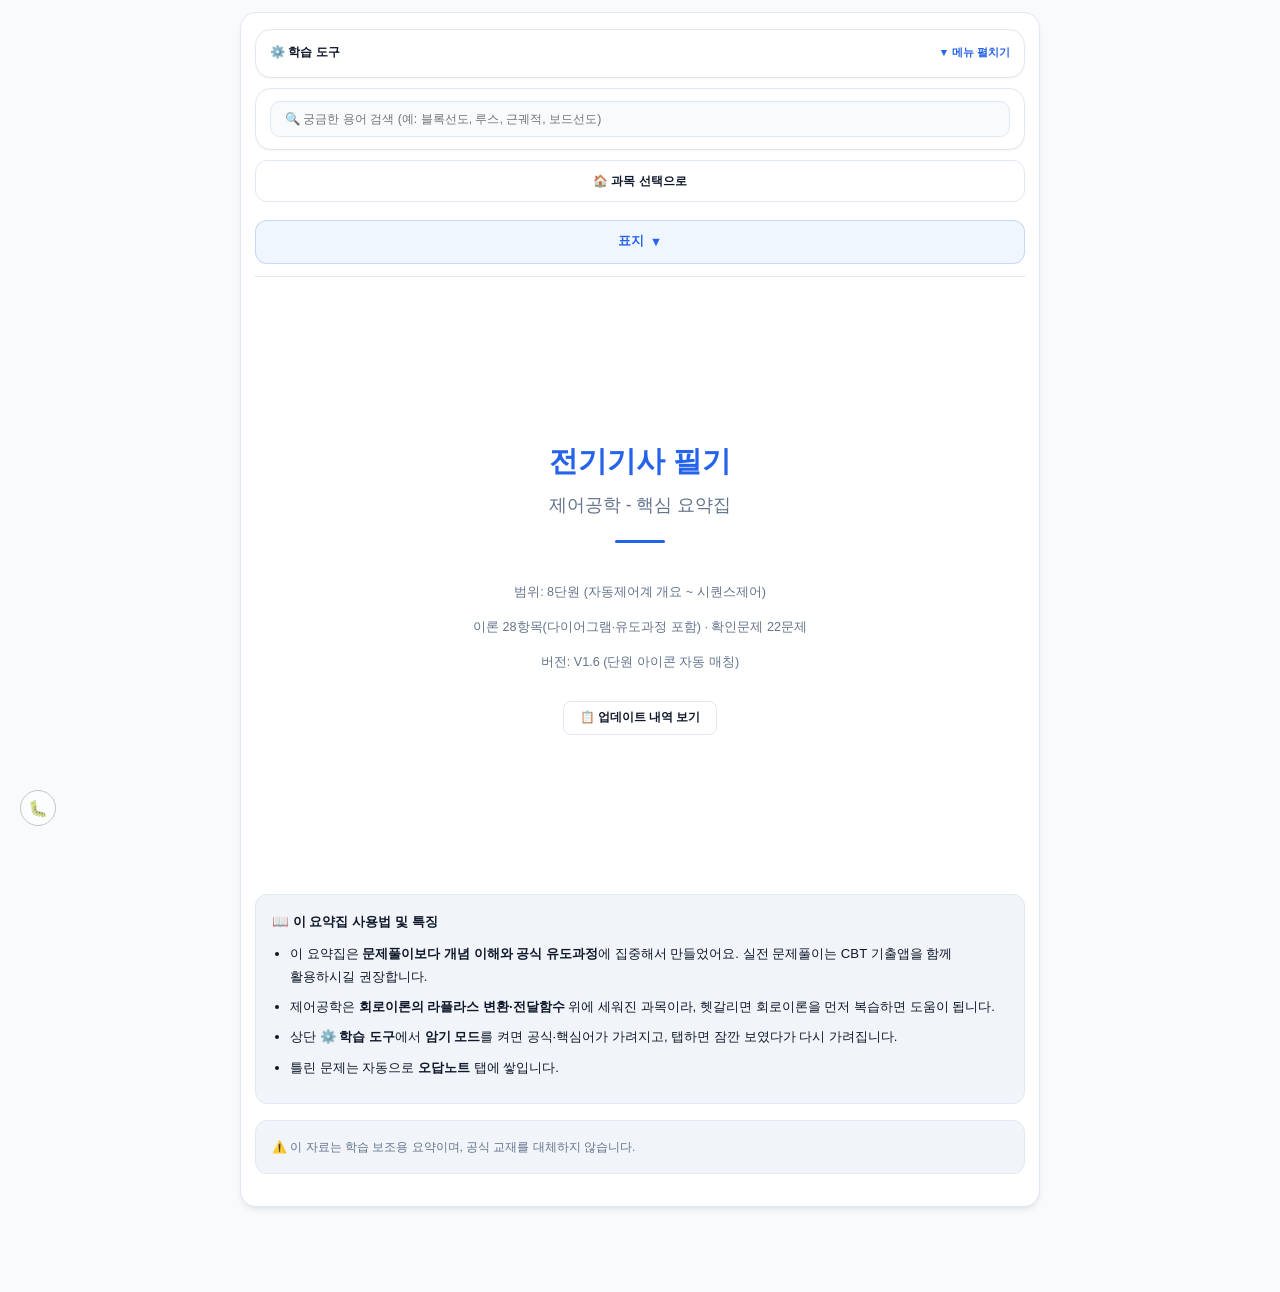
<file: control-eng/index.html>
<!DOCTYPE html>
<html lang="ko">
<head>
    <meta charset="UTF-8">
    <meta name="robots" content="noindex, nofollow">
    <meta name="viewport" content="width=device-width, initial-scale=1.0, maximum-scale=1.0, user-scalable=no">
    <title>전기기사 - 제어공학 핵심 요약집</title>
    <link rel="stylesheet" href="style.css">
    <link rel="manifest" href="manifest.json">
    <meta name="theme-color" content="#2563eb">
    <link rel="icon" href="icon-192.png">
    <link rel="apple-touch-icon" href="icon-192.png">
    <meta name="mobile-web-app-capable" content="yes">
    <meta name="apple-mobile-web-app-capable" content="yes">
    <meta name="apple-mobile-web-app-status-bar-style" content="black-translucent">
    <meta name="apple-mobile-web-app-title" content="전기 제어공학">
</head>
<body>

    <div class="container" id="app-viewport">

        <div id="exit-confirm-overlay" class="exit-confirm-overlay" style="display:none;">
            <div class="exit-confirm-box">
                <p class="exit-confirm-title">오늘 공부 정말 여기까지 하실 건가요?</p>
                <div class="exit-confirm-btns">
                    <button class="font-btn" onclick="cancelExitApp()">아니, 조만간 올게</button>
                    <button class="font-btn" style="background-color:#ef4444; color:#ffffff; border-color:#ef4444;" onclick="confirmExitApp()">응, 여기까지가 한계야</button>
                </div>
            </div>
        </div>

        <div class="control-bar-group">
            <div class="panel-toggle-bar" onclick="toggleTopPanel()">
                <span class="panel-toggle-title"><span>⚙️ 학습 도구</span></span>
                <span class="panel-toggle-btn" id="panel-toggle-btn-text">▼ 메뉴 펼치기</span>
            </div>

            <div id="collapsible-control-content" class="collapsed">
                <div class="tool-divider-solid"></div>

                <div class="tool-flat-section">
                    <div class="font-control-row">
                        <span class="tool-label">🔤 글자 크기</span>
                        <div class="segmented-font-group">
                            <button class="seg-font-btn" onclick="changeFontSize(-1)">가-</button>
                            <button class="seg-font-btn" onclick="resetFontSize()">기본</button>
                            <button class="seg-font-btn" onclick="changeFontSize(1)">가+</button>
                        </div>
                    </div>
                    <div class="mode-btn-grid" style="margin-top: 4px;">
                        <button class="mode-item-btn" id="memorize-toggle-btn" onclick="toggleMemorizeMode()">🙈 암기 OFF</button>
                        <button class="mode-item-btn" id="chosung-toggle-btn" onclick="toggleChosungMode()">💡 초성 퀴즈</button>
                        <button class="mode-item-btn" id="darkmode-toggle-btn" onclick="toggleDarkMode()">🌙 야간</button>
                    </div>
                    <button class="backup-action-btn" id="tab-menu-style-btn" onclick="toggleTabMenuStyle()" style="width:100%; margin-top:8px;">▾ 탭 메뉴: 드롭다운형</button>
                    <button class="backup-action-btn" id="notify-toggle-btn" onclick="toggleDailyNotify()" style="width:100%; margin-top:8px;">🔔 매일 알림 켜기</button>
                </div>

                <div class="tool-divider-dashed"></div>

                <div class="tool-flat-section">
                    <span class="tool-label">💾 내 학습 데이터 보호</span>
                    <div class="backup-btn-grid">
                        <button class="backup-action-btn" onclick="exportUserData()">📥 메모·진도 백업</button>
                        <button class="backup-action-btn" onclick="document.getElementById('import-file-input').click()">📤 백업 복원</button>
                        <input type="file" id="import-file-input" style="display:none;" accept=".json" onchange="importUserData(event)">
                    </div>
                    <button class="backup-action-btn" onclick="resetAppData()" style="width:100%; margin-top:8px; background-color:#fee2e2; color:#991b1b; border-color:#fecaca;">🗑️ 이 앱 데이터 전체 초기화</button>
                </div>

                <div class="tool-flat-section">
                    <span class="tool-label">🗓️ 필기시험일 설정</span>
                    <div style="display:flex; gap:6px; margin-top:6px;">
                        <input type="date" id="exam-date-input" class="mini-text-input" style="flex:1;">
                        <button class="font-btn" onclick="setExamDate()">설정</button>
                    </div>
                    <p style="font-size:0.75em; color:var(--text-sub); margin:6px 0 0 0;">※ 정확한 회차 일정은 큐넷(Q-Net)에서 꼭 확인하세요.</p>
                </div>

                <div class="dday-quote-bar">
                    <div class="dday-capsule" id="exam-dday-badge">시험일 미설정</div>
                    <div class="daily-quote-text" id="daily-quote-box">문구 로딩 중...</div>
                </div>

                <div class="progress-box">
                    <div class="progress-header">
                        <span>📊 단원 학습 진도율</span>
                        <span id="progress-text">0 / 8 (0%)</span>
                    </div>
                    <div class="progress-bar-track"><div class="progress-bar-fill" id="progress-fill"></div></div>
                </div>

                <div class="timer-row" id="timer-control-bar" style="display: none;">
                    <span class="tool-label">⏱️ 표시시간</span>
                    <div class="segmented-font-group">
                        <button class="seg-font-btn active" id="timer-btn-3" onclick="setTimerSec(3)">3초</button>
                        <button class="seg-font-btn" id="timer-btn-5" onclick="setTimerSec(5)">5초</button>
                        <button class="seg-font-btn" id="timer-btn-0" onclick="setTimerSec(0)">누를때만</button>
                    </div>
                </div>
            </div>
        </div>

        <div class="control-bar-group">
            <div class="search-box-container">
                <input type="text" id="search-input" class="search-input" placeholder="🔍 궁금한 용어 검색 (예: 블록선도, 루스, 근궤적, 보드선도)" oninput="handleSearch()">
                <button class="search-clear-btn" id="search-clear-btn" onclick="clearSearch()">✕</button>
                <div id="search-results" class="search-results-list"></div>
            </div>
        </div>

        <a href="../index.html" style="display:flex; align-items:center; justify-content:center; gap:6px; text-decoration:none; background-color: var(--card-bg); color: var(--text-color); border:1px solid var(--border-color); border-radius: var(--radius-md); padding:10px; margin-bottom:10px; font-weight:800; font-size:0.85em;">🏠 과목 선택으로</a>

        <div class="tab-menu-wrapper">
            <div class="tab-dropdown" id="tab-dropdown-container">
                <button class="tab-dropdown-toggle" onclick="toggleTabDropdown()" style="display: flex; justify-content: center; align-items: center; width: 100%; position: relative; background-color: var(--primary-light); color: var(--primary); border: 1px solid rgba(37, 99, 235, 0.2); padding: 12px 16px; border-radius: var(--radius-md); font-weight: 800; font-size: 0.9em; cursor: pointer; min-height: 44px;">
                    <span style="display: inline-flex; align-items: center; gap: 6px;">
                        <span id="tab-dropdown-label">표지</span>
                        <span id="tab-dropdown-arrow">▼</span>
                    </span>
                </button>
                <div class="tab-dropdown-list" id="tab-dropdown-list">
                    <button class="tab-btn active" onclick="openTab(event, 'tab-cover')">표지</button>
                    <button class="tab-btn" onclick="openTab(event, 'tab-study')">📘 단원학습 (8단원)</button>
                    <button class="tab-btn" onclick="openTab(event, 'tab-exam')">🎲 랜덤 모의고사</button>
                    <button class="tab-btn" onclick="openTab(event, 'tab-wrong')">📕 오답노트</button>
                </div>
            </div>
        </div>

        <!-- 표지 탭 -->
        <div id="tab-cover" class="tab-content active">
            <div class="cover-page">
                <div class="cover-title">전기기사 필기</div>
                <div class="cover-subtitle">제어공학 - 핵심 요약집</div>
                <div class="cover-divider"></div>
                <div class="cover-info">
                    <p>범위: 8단원 (자동제어계 개요 ~ 시퀀스제어)</p>
                    <p>이론 28항목(다이어그램·유도과정 포함) · 확인문제 22문제</p>
                    <p>버전: V1.6 (단원 아이콘 자동 매칭)</p>
                </div>
                <div style="margin-top: 14px;">
                    <button class="font-btn" id="changelog-toggle-btn" onclick="toggleChangelog()" style="font-size: 0.85em; padding: 8px 16px;">📋 업데이트 내역 보기</button>
                </div>
                <div id="changelog-panel" class="box" style="display: none; margin-top: 14px; text-align: left; max-width: 480px; margin-left: auto; margin-right: auto;">
                    <div style="font-weight: 700; margin-bottom: 10px; color: var(--primary);">📋 업데이트 내역</div>

                    <div style="margin-bottom: 12px;">
                        <div style="font-weight: 700; font-size: 0.95em;">V1.6 <span style="font-weight:400; color:var(--text-sub); font-size:0.85em;">- 단원 아이콘 자동 매칭</span></div>
                        <ul style="margin: 4px 0 0 0; padding-left: 18px; font-size: 0.88em; color: var(--text-sub);">
                            <li>단원 목록의 아이콘이 제목 키워드(전력·자기·교류·회로 등)에 따라 자동으로 달라지도록 개선 (기존엔 전부 📘로 통일)</li>
                        </ul>
                    </div>

                    <div style="margin-bottom: 12px;">
                        <div style="font-weight: 700; font-size: 0.95em;">V1.5 <span style="font-weight:400; color:var(--text-sub); font-size:0.85em;">- UI 피드백 반영</span></div>
                        <ul style="margin: 4px 0 0 0; padding-left: 18px; font-size: 0.88em; color: var(--text-sub);">
                            <li>상단 「학습 도구」 영역 높이 축소, 검색창과 간격 좁힘</li>
                            <li>단원 목록의 파란 원형 번호 뱃지를 단순 숫자 표기로 변경 (색상 혼선 방지)</li>
                            <li>펜 필기 툴바와 본문 사이 구분선 추가</li>
                            <li>본문 제목(h2)을 번호/제목/부제 구조로 정리</li>
                        </ul>
                    </div>

                    <div style="margin-bottom: 12px;">
                        <div style="font-weight: 700; font-size: 0.95em;">V1.4 <span style="font-weight:400; color:var(--text-sub); font-size:0.85em;">- 단원 목록 디자인 개선</span></div>
                        <ul style="margin: 4px 0 0 0; padding-left: 18px; font-size: 0.88em; color: var(--text-sub);">
                            <li>단원 목록 카드에 번호 원형 뱃지 + 아이콘 추가</li>
                            <li>표(table) 헤더·여백 대비 강화 및 줄무늬 배경 추가</li>
                        </ul>
                    </div>

                    <div style="margin-bottom: 12px;">
                        <div style="font-weight: 700; font-size: 0.95em;">V1.3 <span style="font-weight:400; color:var(--text-sub); font-size:0.85em;">- 표 반응형 개선</span></div>
                        <ul style="margin: 4px 0 0 0; padding-left: 18px; font-size: 0.88em; color: var(--text-sub);">
                            <li>비교표(표)가 좁은 화면에서 별도로 가로 스크롤되어 펜 필기와 어긋나던 문제 수정</li>
                            <li>좁은 화면에서는 표가 카드형으로 세로 스택되어 스크롤 없이 한 번에 읽을 수 있음</li>
                        </ul>
                    </div>

                    <div style="margin-bottom: 12px;">
                        <div style="font-weight: 700; font-size: 0.95em;">V1.2 <span style="font-weight:400; color:var(--text-sub); font-size:0.85em;">- 업데이트 내역 패널 및 디버그 버튼 추가</span></div>
                        <ul style="margin: 4px 0 0 0; padding-left: 18px; font-size: 0.88em; color: var(--text-sub);">
                            <li>표지에 업데이트 내역(변경 이력) 패널 신설</li>
                            <li>좌측 하단 🐛 필기 디버그 버튼 추가 (펜/터치 입력 로그 확인용)</li>
                        </ul>
                    </div>

                    <div style="margin-bottom: 12px;">
                        <div style="font-weight: 700; font-size: 0.95em;">V1.1 <span style="font-weight:400; color:var(--text-sub); font-size:0.85em;">- 필기 툴바 스타일 누락 수정</span></div>
                        <ul style="margin: 4px 0 0 0; padding-left: 18px; font-size: 0.88em; color: var(--text-sub);">
                            <li>필기 펜/형광펜/지우개 툴바 스타일(CSS)이 누락되어 버튼이 줄바꿈되고 색상 점이 안 보이던 문제 수정</li>
                        </ul>
                    </div>

                    <div style="margin-bottom: 12px;">
                        <div style="font-weight: 700; font-size: 0.95em;">V1.0</div>
                        <ul style="margin: 4px 0 0 0; padding-left: 18px; font-size: 0.88em; color: var(--text-sub);">
                            <li>최초 배포 (그 이전 세부 변경 내역은 별도로 기록되지 않았습니다)</li>
                        </ul>
                    </div>
                </div>
            </div>
            <div class="box">
                <b>📖 이 요약집 사용법 및 특징</b>
                <ul style="margin: 10px 0 0 0; padding-left: 18px; line-height: 1.7;">
                    <li>이 요약집은 <b>문제풀이보다 개념 이해와 공식 유도과정</b>에 집중해서 만들었어요. 실전 문제풀이는 CBT 기출앱을 함께 활용하시길 권장합니다.</li>
                    <li>제어공학은 <b>회로이론의 라플라스 변환·전달함수</b> 위에 세워진 과목이라, 헷갈리면 회로이론을 먼저 복습하면 도움이 됩니다.</li>
                    <li>상단 <b>⚙️ 학습 도구</b>에서 <b>암기 모드</b>를 켜면 공식·핵심어가 가려지고, 탭하면 잠깐 보였다가 다시 가려집니다.</li>
                    <li>틀린 문제는 자동으로 <b>오답노트</b> 탭에 쌓입니다.</li>
                </ul>
            </div>
            <div class="box" style="font-size:0.85em; color:var(--text-sub);">
                ⚠️ 이 자료는 학습 보조용 요약이며, 공식 교재를 대체하지 않습니다.
            </div>
        </div>

        <!-- 단원학습 탭 -->
        <div id="tab-study" class="tab-content">
            <h1>제어공학 - <br>📘 단원학습</h1>
            <div style="text-align: right; font-size: 0.8em; color: var(--text-sub); margin-top: 4px; margin-bottom: 12px;">
                <span>제어공학 8단원 · 확인문제 22문제</span>
            </div>
            <div style="display: flex; justify-content: flex-end; margin-bottom: 10px;">
                <button class="font-btn" onclick="filterBookmarks()" style="font-size: 0.82em;">⭐ 북마크 모아보기</button>
            </div>

            <div id="sub-page-menu">
                <div class="sub-nav-grid" id="main-menu-grid">
                        <div class="sub-nav-card" onclick="showSubPage(1)">
                            <span>1. 자동제어계의 개요</span>
                            <div class="card-status-box">
                                <span class="card-done-badge" id="card-done-1" style="display:none;">✅ 완료</span>
                                <span id="card-star-1"></span>
                            </div>
                        </div>
                        <div class="sub-nav-card" onclick="showSubPage(2)">
                            <span>2. 블록선도와 신호흐름선도</span>
                            <div class="card-status-box">
                                <span class="card-done-badge" id="card-done-2" style="display:none;">✅ 완료</span>
                                <span id="card-star-2"></span>
                            </div>
                        </div>
                        <div class="sub-nav-card" onclick="showSubPage(3)">
                            <span>3. 시간영역 해석</span>
                            <div class="card-status-box">
                                <span class="card-done-badge" id="card-done-3" style="display:none;">✅ 완료</span>
                                <span id="card-star-3"></span>
                            </div>
                        </div>
                        <div class="sub-nav-card" onclick="showSubPage(4)">
                            <span>4. 주파수영역 해석</span>
                            <div class="card-status-box">
                                <span class="card-done-badge" id="card-done-4" style="display:none;">✅ 완료</span>
                                <span id="card-star-4"></span>
                            </div>
                        </div>
                        <div class="sub-nav-card" onclick="showSubPage(5)">
                            <span>5. 제어계의 안정도</span>
                            <div class="card-status-box">
                                <span class="card-done-badge" id="card-done-5" style="display:none;">✅ 완료</span>
                                <span id="card-star-5"></span>
                            </div>
                        </div>
                        <div class="sub-nav-card" onclick="showSubPage(6)">
                            <span>6. 근궤적</span>
                            <div class="card-status-box">
                                <span class="card-done-badge" id="card-done-6" style="display:none;">✅ 완료</span>
                                <span id="card-star-6"></span>
                            </div>
                        </div>
                        <div class="sub-nav-card" onclick="showSubPage(7)">
                            <span>7. 상태공간법</span>
                            <div class="card-status-box">
                                <span class="card-done-badge" id="card-done-7" style="display:none;">✅ 완료</span>
                                <span id="card-star-7"></span>
                            </div>
                        </div>
                        <div class="sub-nav-card" onclick="showSubPage(8)">
                            <span>8. 시퀀스제어</span>
                            <div class="card-status-box">
                                <span class="card-done-badge" id="card-done-8" style="display:none;">✅ 완료</span>
                                <span id="card-star-8"></span>
                            </div>
                        </div>
                </div>
            </div>

                <div id="sub-page-1" class="sub-page" style="display:none;">
                    <div class="sub-page-header">
                        <div style="display:flex; align-items:center; gap:8px;">
                            <div class="page-indicator">1 / 8 PAGE</div>
                            <button class="font-btn" onclick="showSubMenu()" style="font-size:0.75em; padding:4px 8px;">📋 단원 목록</button>
                        </div>
                        <div style="display:flex; align-items:center; gap:10px;">
                            <label class="complete-check-label"><input type="checkbox" id="check-page-1" onchange="toggleComplete(1)"> 학습 완료</label>
                            <button class="bookmark-btn" id="star-btn-1" onclick="toggleBookmark(1)">☆</button>
                        </div>
                    </div>
                    <h2>1. 자동제어계의 개요</h2>

                <div class="highlight-box">
                    <p style="font-weight:700; margin:0 0 6px 0;">1. 제어계의 기본 구성</p>
                    <div style="margin:0; line-height:1.7;"><div style="text-align:center; margin:12px 0;"><svg viewBox="0 0 300 140" xmlns="http://www.w3.org/2000/svg" style="width:100%; max-width:300px; height:auto;"><defs><marker id="arC" markerWidth="8" markerHeight="8" refX="6" refY="3" orient="auto"><polygon points="0 0,7 3,0 6" fill="#1e293b"/></marker></defs><line x1="10" y1="60" x2="55" y2="60" stroke="#1e293b" stroke-width="2" marker-end="url(#arC)"/><text x="8" y="48" font-size="11">목표값 R(s)</text><circle cx="65" cy="60" r="10" fill="none" stroke="#1e293b" stroke-width="1.5"/><text x="60" y="64" font-size="12">+</text><line x1="75" y1="60" x2="110" y2="60" stroke="#1e293b" stroke-width="2" marker-end="url(#arC)"/><rect x="112" y="40" width="70" height="40" fill="none" stroke="#2563eb" stroke-width="2"/><text x="122" y="65" font-size="13" fill="#2563eb">G(s)</text><line x1="182" y1="60" x2="230" y2="60" stroke="#1e293b" stroke-width="2" marker-end="url(#arC)"/><text x="235" y="64" font-size="11">출력 C(s)</text><line x1="200" y1="60" x2="200" y2="110" stroke="#1e293b" stroke-width="2"/><line x1="200" y1="110" x2="65" y2="110" stroke="#1e293b" stroke-width="2"/><rect x="45" y="95" width="40" height="30" fill="none" stroke="#dc2626" stroke-width="2"/><text x="50" y="115" font-size="11" fill="#dc2626">H(s)</text><line x1="65" y1="95" x2="65" y2="70" stroke="#1e293b" stroke-width="2" marker-end="url(#arC)"/></svg><div style="font-size:0.82em; color:var(--text-sub);">피드백 제어계의 기본 블록도 — 비교부(+)에서 목표값과 검출값의 차이(동작신호)를 구해 제어요소로 보낸다</div></div>구성요소: <span class='red'>목표값</span> → <span class='blue'>기준입력요소</span> → <span class='blue'>동작신호(비교부)</span> → <span class='blue'>제어요소</span> → <span class='blue'>조작량</span> → <span class='blue'>제어대상</span> → <span class='blue'>제어량</span>, 그리고 제어량을 다시 측정하는 <span class='red'>검출부</span>가 피드백 경로를 구성한다.</div>
                </div>
                <div class="highlight-box">
                    <p style="font-weight:700; margin:0 0 6px 0;">2. 자동제어계의 분류</p>
                    <div style="margin:0; line-height:1.7;"><div class="table-wrapper"><table class="table"><tr><th>분류 기준</th><th>종류</th><th>특징</th></tr><tr><td>되먹임 유무</td><td>개회로/폐회로(피드백)</td><td>폐회로는 정밀하지만 구조가 복잡</td></tr><tr><td>목표값 성질</td><td>정치제어</td><td>목표값이 시간에 관계없이 일정(온도조절기 등)</td></tr><tr><td></td><td>추종제어</td><td>목표값이 시간적으로 변화(미사일 추적 등)</td></tr><tr><td></td><td>비율제어</td><td>목표값이 다른 양과 일정 비율로 변화</td></tr><tr><td></td><td>프로그램제어</td><td>미리 정해진 시간적 순서로 목표값이 변화(엘리베이터 등)</td></tr><tr><td>제어량 성질</td><td>서보기구</td><td>위치·속도·자세 등 기계적 변위 제어</td></tr><tr><td></td><td>프로세스제어</td><td>온도·압력·유량 등 공정량 제어</td></tr><tr><td></td><td>자동조정</td><td>전압·주파수 등 전기적 양을 제어</td></tr></table></div></div>
                </div>

                    <div class="quiz-sec-header">
                        <span class="quiz-sec-title">✏️ 단원 확인문제 (2문제)</span>
                    </div>
                    <div class="score-board"><span id="score-unit-quiz-1">점수: 0 / 100점 (정답 0 / 2문제)</span></div>
                    <div id="unit-quiz-1" data-scoreboard="true">
                <div class="box quiz-box" id="box-u1-1" data-qid="u1-1">
                    <button class="font-btn" onclick="resetAnswer('u1-1')" style="float:right; font-size:0.75em; padding:4px 8px;">🔄 초기화</button>
                    <p class="quiz-q-title" style="font-weight:bold; margin-top:0;">Q1. 목표값과 검출값을 비교해 동작신호를 만드는 구성요소는?</p>
                    <div class="quiz-opt-grid" style="display:grid; grid-template-columns:1fr 1fr; gap:8px; margin:12px 0;">
<button class="font-btn opt-btn" onclick="checkAnswerByText('u1-1', this, '비교부')">기준입력요소</button>
<button class="font-btn opt-btn" onclick="checkAnswerByText('u1-1', this, '비교부')">비교부</button>
<button class="font-btn opt-btn" onclick="checkAnswerByText('u1-1', this, '비교부')">제어요소</button>
<button class="font-btn opt-btn" onclick="checkAnswerByText('u1-1', this, '비교부')">검출부</button>
                    </div>
                    <div id="q-result-u1-1" style="margin-top:10px; font-weight:bold; display:none;"></div>
                    <div id="q-expl-u1-1" class="note" style="display:none;">💡 해설: 비교부는 목표값과 검출부의 출력을 비교해 동작신호를 만듭니다.</div>
                </div>
                <div class="box quiz-box" id="box-u1-2" data-qid="u1-2">
                    <button class="font-btn" onclick="resetAnswer('u1-2')" style="float:right; font-size:0.75em; padding:4px 8px;">🔄 초기화</button>
                    <p class="quiz-q-title" style="font-weight:bold; margin-top:0;">Q2. 미사일 추적처럼 목표값이 시간적으로 계속 변화하는 제어방식은?</p>
                    <div class="quiz-opt-grid" style="display:grid; grid-template-columns:1fr 1fr; gap:8px; margin:12px 0;">
<button class="font-btn opt-btn" onclick="checkAnswerByText('u1-2', this, '추종제어')">정치제어</button>
<button class="font-btn opt-btn" onclick="checkAnswerByText('u1-2', this, '추종제어')">추종제어</button>
<button class="font-btn opt-btn" onclick="checkAnswerByText('u1-2', this, '추종제어')">프로그램제어</button>
<button class="font-btn opt-btn" onclick="checkAnswerByText('u1-2', this, '추종제어')">비율제어</button>
                    </div>
                    <div id="q-result-u1-2" style="margin-top:10px; font-weight:bold; display:none;"></div>
                    <div id="q-expl-u1-2" class="note" style="display:none;">💡 해설: 추종제어는 목표값이 시간에 따라 변화하는 제어방식입니다.</div>
                </div>
                    </div>
                    <div style="text-align:center; margin:10px 0 20px 0; display:flex; gap:6px; justify-content:center; flex-wrap:wrap;">
                        <button class="font-btn" onclick="shuffleSection('unit-quiz-1')" style="background-color:#8b5cf6; color:#fff;">🔀 순서 섞기</button>
                        <button class="font-btn" onclick="resetAllInContainer('unit-quiz-1')" style="background-color:#ef4444; color:#fff;">🔄 전체 초기화</button>
                    </div>

                    <div class="page-memo-section">
                        <p class="page-memo-title">📝 나만의 메모</p>
                        <textarea id="memo-input-1" class="page-memo-textarea" placeholder="이 단원에서 헷갈리는 부분을 적어보세요." onblur="savePageMemo(1)"></textarea>
                    </div>
                </div>

                <div id="sub-page-2" class="sub-page" style="display:none;">
                    <div class="sub-page-header">
                        <div style="display:flex; align-items:center; gap:8px;">
                            <div class="page-indicator">2 / 8 PAGE</div>
                            <button class="font-btn" onclick="showSubMenu()" style="font-size:0.75em; padding:4px 8px;">📋 단원 목록</button>
                        </div>
                        <div style="display:flex; align-items:center; gap:10px;">
                            <label class="complete-check-label"><input type="checkbox" id="check-page-2" onchange="toggleComplete(2)"> 학습 완료</label>
                            <button class="bookmark-btn" id="star-btn-2" onclick="toggleBookmark(2)">☆</button>
                        </div>
                    </div>
                    <h2>2. 블록선도와 신호흐름선도</h2>

                <div class="highlight-box">
                    <p style="font-weight:700; margin:0 0 6px 0;">1. 블록선도 - 기본 결합</p>
                    <div style="margin:0; line-height:1.7;">직렬: <span class='red'>G1×G2</span> / 병렬: <span class='red'>G1+G2</span> / 피드백: <span class='red'>C/R = G/(1±GH)</span>(부궤환이면 분모 1+GH). 이 세 가지 결합만 알면 아무리 복잡한 블록선도도 등가변환을 반복해 하나의 전달함수로 정리할 수 있다.</div>
                </div>
                <div class="highlight-box">
                    <p style="font-weight:700; margin:0 0 6px 0;">공식 유도 - 피드백 결합</p>
                    <div style="margin:0; line-height:1.7;">블록도에서 C=G·E, E=R∓C·H(부궤환이면 -). 두 식을 연립하면 C=G(R-CH) → C+GCH=GR → C(1+GH)=GR. 따라서 <span class='red'>C/R = G/(1+GH)</span>가 유도된다.</div>
                </div>
                <div class="highlight-box">
                    <p style="font-weight:700; margin:0 0 6px 0;">2. 신호흐름선도와 메이슨의 이득공식</p>
                    <div style="margin:0; line-height:1.7;">신호흐름선도는 블록선도를 점(마디)과 화살표(가지)로 더 간단히 표현한 것이다. 전체 전달함수는 <span class='red'>메이슨의 이득공식</span>으로 한 번에 구한다: <span class='blue'>M = Σ(Pk·Δk) / Δ</span> (Pk: k번째 전방경로 이득, Δ=1-ΣL1+ΣL2-ΣL3+... : 신호흐름선도 행렬식, L1은 개별 루프이득의 합, L2는 서로 접촉하지 않는 두 루프 이득의 곱의 합, Δk는 Pk와 접촉하는 부분을 제거한 Δ).</div>
                </div>
                <div class="highlight-box">
                    <p style="font-weight:700; margin:0 0 6px 0;">간이 전달함수법(메이슨 공식 적용 절차)</p>
                    <div style="margin:0; line-height:1.7;">① 전방경로(입력에서 출력까지 한 방향으로 가는 경로)를 모두 찾아 이득 Pk를 구한다 ② 폐루프(같은 마디로 되돌아오는 경로)를 모두 찾아 각 루프이득 L을 구한다 ③ Δ=1-(모든 루프이득의 합)+(서로 만나지 않는 두 루프이득의 곱의 합)-... 로 계산한다 ④ Pk·Δk를 모두 더해 Δ로 나누면 전체 전달함수가 나온다. 블록선도를 하나하나 등가변환하는 것보다 빠르다는 것이 장점이다.</div>
                </div>

                    <div class="quiz-sec-header">
                        <span class="quiz-sec-title">✏️ 단원 확인문제 (3문제)</span>
                    </div>
                    <div class="score-board"><span id="score-unit-quiz-2">점수: 0 / 100점 (정답 0 / 3문제)</span></div>
                    <div id="unit-quiz-2" data-scoreboard="true">
                <div class="box quiz-box" id="box-u2-1" data-qid="u2-1">
                    <button class="font-btn" onclick="resetAnswer('u2-1')" style="float:right; font-size:0.75em; padding:4px 8px;">🔄 초기화</button>
                    <p class="quiz-q-title" style="font-weight:bold; margin-top:0;">Q1. 두 블록이 직렬로 연결되어 있을 때 합성 전달함수는?</p>
                    <div class="quiz-opt-grid" style="display:grid; grid-template-columns:1fr 1fr; gap:8px; margin:12px 0;">
<button class="font-btn opt-btn" onclick="checkAnswerByText('u2-1', this, 'G1×G2')">G1+G2</button>
<button class="font-btn opt-btn" onclick="checkAnswerByText('u2-1', this, 'G1×G2')">G1×G2</button>
<button class="font-btn opt-btn" onclick="checkAnswerByText('u2-1', this, 'G1×G2')">G1-G2</button>
<button class="font-btn opt-btn" onclick="checkAnswerByText('u2-1', this, 'G1×G2')">G1/G2</button>
                    </div>
                    <div id="q-result-u2-1" style="margin-top:10px; font-weight:bold; display:none;"></div>
                    <div id="q-expl-u2-1" class="note" style="display:none;">💡 해설: 직렬 결합의 합성 전달함수는 두 전달함수의 곱입니다.</div>
                </div>
                <div class="box quiz-box" id="box-u2-2" data-qid="u2-2">
                    <button class="font-btn" onclick="resetAnswer('u2-2')" style="float:right; font-size:0.75em; padding:4px 8px;">🔄 초기화</button>
                    <p class="quiz-q-title" style="font-weight:bold; margin-top:0;">Q2. 부궤환 피드백 결합의 종합 전달함수 C/R = G/(1+___)에서 빈칸은? <span class="blue_nb" style="font-size:0.8em;">(단답형)</span></p>
                    <div style="display:flex; gap:6px; margin:12px 0;">
                        <input type="text" id="input-u2-2" class="mini-text-input" placeholder="정답 입력" style="max-width:180px;">
                        <button class="font-btn" onclick="checkAnswerByInput('u2-2', document.getElementById('input-u2-2'), ['GH'])">확인</button>
                    </div>
                    <div id="q-result-u2-2" style="margin-top:10px; font-weight:bold; display:none;"></div>
                    <div id="q-expl-u2-2" class="note" style="display:none;">💡 해설: 부궤환의 종합 전달함수는 C/R=G/(1+GH)입니다.</div>
                </div>
                <div class="box quiz-box" id="box-u2-3" data-qid="u2-3">
                    <button class="font-btn" onclick="resetAnswer('u2-3')" style="float:right; font-size:0.75em; padding:4px 8px;">🔄 초기화</button>
                    <p class="quiz-q-title" style="font-weight:bold; margin-top:0;">Q3. 신호흐름선도에서 전체 전달함수를 구하는 공식은?</p>
                    <div class="quiz-opt-grid" style="display:grid; grid-template-columns:1fr 1fr; gap:8px; margin:12px 0;">
<button class="font-btn opt-btn" onclick="checkAnswerByText('u2-3', this, '메이슨의 이득공식')">메이슨의 이득공식</button>
<button class="font-btn opt-btn" onclick="checkAnswerByText('u2-3', this, '메이슨의 이득공식')">라플라스 변환</button>
<button class="font-btn opt-btn" onclick="checkAnswerByText('u2-3', this, '메이슨의 이득공식')">가우스 법칙</button>
<button class="font-btn opt-btn" onclick="checkAnswerByText('u2-3', this, '메이슨의 이득공식')">루스 판별법</button>
                    </div>
                    <div id="q-result-u2-3" style="margin-top:10px; font-weight:bold; display:none;"></div>
                    <div id="q-expl-u2-3" class="note" style="display:none;">💡 해설: 메이슨의 이득공식은 신호흐름선도의 전체 전달함수를 구하는 공식입니다.</div>
                </div>
                    </div>
                    <div style="text-align:center; margin:10px 0 20px 0; display:flex; gap:6px; justify-content:center; flex-wrap:wrap;">
                        <button class="font-btn" onclick="shuffleSection('unit-quiz-2')" style="background-color:#8b5cf6; color:#fff;">🔀 순서 섞기</button>
                        <button class="font-btn" onclick="resetAllInContainer('unit-quiz-2')" style="background-color:#ef4444; color:#fff;">🔄 전체 초기화</button>
                    </div>

                    <div class="page-memo-section">
                        <p class="page-memo-title">📝 나만의 메모</p>
                        <textarea id="memo-input-2" class="page-memo-textarea" placeholder="이 단원에서 헷갈리는 부분을 적어보세요." onblur="savePageMemo(2)"></textarea>
                    </div>
                </div>

                <div id="sub-page-3" class="sub-page" style="display:none;">
                    <div class="sub-page-header">
                        <div style="display:flex; align-items:center; gap:8px;">
                            <div class="page-indicator">3 / 8 PAGE</div>
                            <button class="font-btn" onclick="showSubMenu()" style="font-size:0.75em; padding:4px 8px;">📋 단원 목록</button>
                        </div>
                        <div style="display:flex; align-items:center; gap:10px;">
                            <label class="complete-check-label"><input type="checkbox" id="check-page-3" onchange="toggleComplete(3)"> 학습 완료</label>
                            <button class="bookmark-btn" id="star-btn-3" onclick="toggleBookmark(3)">☆</button>
                        </div>
                    </div>
                    <h2>3. 시간영역 해석</h2>

                <div class="highlight-box">
                    <p style="font-weight:700; margin:0 0 6px 0;">1. 시험 기준입력의 종류</p>
                    <div style="margin:0; line-height:1.7;"><div class="table-wrapper"><table class="table"><tr><th>입력 종류</th><th>시간함수</th><th>라플라스 변환</th></tr><tr><td>임펄스 입력</td><td>δ(t)</td><td>1</td></tr><tr><td>스텝(계단) 입력</td><td>u(t)</td><td>1/s</td></tr><tr><td>램프(속도) 입력</td><td>t</td><td>1/s²</td></tr><tr><td>포물선(가속도) 입력</td><td>t²/2</td><td>1/s³</td></tr></table></div>네 가지 입력은 서로 <span class='orange'>미분·적분 관계</span>다: 임펄스를 적분하면 스텝, 스텝을 적분하면 램프, 램프를 적분하면 포물선이 된다.</div>
                </div>
                <div class="highlight-box">
                    <p style="font-weight:700; margin:0 0 6px 0;">2. 1차 제어계의 시간응답 특성</p>
                    <div style="margin:0; line-height:1.7;">1차 지연요소 G(s)=1/(1+Ts)에 스텝입력(1/s)을 가하면 C(s)=1/[s(1+Ts)]. 부분분수분해 후 역라플라스하면 <span class='red'>c(t) = 1-e^(-t/T)</span>가 유도된다. T(시정수)가 지나면 최종값의 약 63.2%, 3T에서 약 95%, 5T에서 사실상 100%(정상상태)에 도달한다.</div>
                </div>
                <div class="highlight-box">
                    <p style="font-weight:700; margin:0 0 6px 0;">3. 특성근의 위치에 따른 과도응답</p>
                    <div style="margin:0; line-height:1.7;">특성방정식의 근(특성근)이 s평면의 어디에 있는지로 응답 형태가 결정된다.<div class="table-wrapper"><table class="table"><tr><th>특성근의 위치</th><th>응답 형태</th></tr><tr><td>좌반면의 실근</td><td>지수적으로 감쇠(비진동), 안정</td></tr><tr><td>좌반면의 복소근</td><td>진동하며 감쇠, 안정</td></tr><tr><td>허수축 위</td><td>일정한 진폭으로 계속 진동(임계안정)</td></tr><tr><td>우반면</td><td>진폭이 점점 커짐, 불안정</td></tr></table></div><span class='mint'>실수부의 부호가 안정성을, 허수부의 유무가 진동 여부를 결정</span>한다는 것이 핵심 원리다.</div>
                </div>
                <div class="highlight-box">
                    <p style="font-weight:700; margin:0 0 6px 0;">4. 지연제어계(2차계)의 과도응답 - 표준형</p>
                    <div style="margin:0; line-height:1.7;">2차 제어계의 표준형: <span class='red'>G(s) = ωn² / (s² + 2ζωn·s + ωn²)</span> (ωn: 고유각주파수, ζ: 감쇠비). 특성방정식의 근을 근의 공식으로 풀면 s=-ζωn±jωn√(1-ζ²)가 나오며, 이 판별식(1-ζ²)의 부호로 감쇠 형태가 정해진다.</div>
                </div>
                <div class="highlight-box">
                    <p style="font-weight:700; margin:0 0 6px 0;">2차계 감쇠비에 따른 분류</p>
                    <div style="margin:0; line-height:1.7;"><div class="table-wrapper"><table class="table"><tr><th>조건</th><th>명칭</th><th>응답 형태</th></tr><tr><td>ζ &gt; 1</td><td>과제동</td><td>진동 없이 서서히 정상값 도달</td></tr><tr><td>ζ = 1</td><td>임계제동</td><td>진동 없이 가장 빠르게 도달</td></tr><tr><td>0 &lt; ζ &lt; 1</td><td>부족제동</td><td>진동하며 감쇠</td></tr><tr><td>ζ = 0</td><td>무제동</td><td>감쇠 없이 계속 진동</td></tr></table></div><b>오버슈트·정정시간 공식</b>: 최대오버슈트 <span class='red'>Mp = e^(-πζ/√(1-ζ²))</span> (감쇠비가 작을수록 오버슈트가 커짐), 정정시간(2% 기준) <span class='red'>Ts ≈ 4/(ζωn)</span>.</div>
                </div>
                <div class="highlight-box">
                    <p style="font-weight:700; margin:0 0 6px 0;">5. 정상응답 - 정상편차와 형별</p>
                    <div style="margin:0; line-height:1.7;">정상편차(정상상태 오차) e_ss는 <span class='blue'>최종값 정리</span> lim(t→∞)e(t)=lim(s→0)sE(s)로 구한다. 개루프 전달함수에 포함된 <span class='red'>적분기(원점의 극)의 개수로 0형, 1형, 2형</span>으로 분류하며, 각 형별로 스텝·램프·포물선 입력에 대한 정상편차가 0, 유한값, 무한대로 정해진다.</div>
                </div>
                <div class="highlight-box">
                    <p style="font-weight:700; margin:0 0 6px 0;">정상편차상수와 정상편차 공식</p>
                    <div style="margin:0; line-height:1.7;"><div class="table-wrapper"><table class="table"><tr><th>편차상수</th><th>정의</th><th>정상편차</th></tr><tr><td>위치편차상수 Kp</td><td>lim(s→0) G(s)</td><td>ess = 1/(1+Kp) (스텝입력)</td></tr><tr><td>속도편차상수 Kv</td><td>lim(s→0) sG(s)</td><td>ess = 1/Kv (램프입력)</td></tr><tr><td>가속도편차상수 Ka</td><td>lim(s→0) s²G(s)</td><td>ess = 1/Ka (포물선입력)</td></tr></table></div></div>
                </div>

                    <div class="quiz-sec-header">
                        <span class="quiz-sec-title">✏️ 단원 확인문제 (3문제)</span>
                    </div>
                    <div class="score-board"><span id="score-unit-quiz-3">점수: 0 / 100점 (정답 0 / 3문제)</span></div>
                    <div id="unit-quiz-3" data-scoreboard="true">
                <div class="box quiz-box" id="box-u3-1" data-qid="u3-1">
                    <button class="font-btn" onclick="resetAnswer('u3-1')" style="float:right; font-size:0.75em; padding:4px 8px;">🔄 초기화</button>
                    <p class="quiz-q-title" style="font-weight:bold; margin-top:0;">Q1. 단위계단(스텝)입력의 라플라스 변환은?</p>
                    <div class="quiz-opt-grid" style="display:grid; grid-template-columns:1fr 1fr; gap:8px; margin:12px 0;">
<button class="font-btn opt-btn" onclick="checkAnswerByText('u3-1', this, '1/s')">1</button>
<button class="font-btn opt-btn" onclick="checkAnswerByText('u3-1', this, '1/s')">1/s</button>
<button class="font-btn opt-btn" onclick="checkAnswerByText('u3-1', this, '1/s')">1/s²</button>
<button class="font-btn opt-btn" onclick="checkAnswerByText('u3-1', this, '1/s')">1/s³</button>
                    </div>
                    <div id="q-result-u3-1" style="margin-top:10px; font-weight:bold; display:none;"></div>
                    <div id="q-expl-u3-1" class="note" style="display:none;">💡 해설: 스텝입력 u(t)의 라플라스 변환은 1/s입니다.</div>
                </div>
                <div class="box quiz-box" id="box-u3-2" data-qid="u3-2">
                    <button class="font-btn" onclick="resetAnswer('u3-2')" style="float:right; font-size:0.75em; padding:4px 8px;">🔄 초기화</button>
                    <p class="quiz-q-title" style="font-weight:bold; margin-top:0;">Q2. 2차계에서 감쇠비 ζ=1일 때를 무엇이라 하는가?</p>
                    <div class="quiz-opt-grid" style="display:grid; grid-template-columns:1fr 1fr; gap:8px; margin:12px 0;">
<button class="font-btn opt-btn" onclick="checkAnswerByText('u3-2', this, '임계제동')">부족제동</button>
<button class="font-btn opt-btn" onclick="checkAnswerByText('u3-2', this, '임계제동')">임계제동</button>
<button class="font-btn opt-btn" onclick="checkAnswerByText('u3-2', this, '임계제동')">과제동</button>
<button class="font-btn opt-btn" onclick="checkAnswerByText('u3-2', this, '임계제동')">무제동</button>
                    </div>
                    <div id="q-result-u3-2" style="margin-top:10px; font-weight:bold; display:none;"></div>
                    <div id="q-expl-u3-2" class="note" style="display:none;">💡 해설: ζ=1은 진동 없이 가장 빠르게 도달하는 임계제동입니다.</div>
                </div>
                <div class="box quiz-box" id="box-u3-3" data-qid="u3-3">
                    <button class="font-btn" onclick="resetAnswer('u3-3')" style="float:right; font-size:0.75em; padding:4px 8px;">🔄 초기화</button>
                    <p class="quiz-q-title" style="font-weight:bold; margin-top:0;">Q3. 위치편차상수 Kp = lim(s→0) ___(s)에서 빈칸은? (알파벳 1글자) <span class="blue_nb" style="font-size:0.8em;">(단답형)</span></p>
                    <div style="display:flex; gap:6px; margin:12px 0;">
                        <input type="text" id="input-u3-3" class="mini-text-input" placeholder="정답 입력" style="max-width:180px;">
                        <button class="font-btn" onclick="checkAnswerByInput('u3-3', document.getElementById('input-u3-3'), ['G'])">확인</button>
                    </div>
                    <div id="q-result-u3-3" style="margin-top:10px; font-weight:bold; display:none;"></div>
                    <div id="q-expl-u3-3" class="note" style="display:none;">💡 해설: Kp = lim(s→0) G(s) 입니다.</div>
                </div>
                    </div>
                    <div style="text-align:center; margin:10px 0 20px 0; display:flex; gap:6px; justify-content:center; flex-wrap:wrap;">
                        <button class="font-btn" onclick="shuffleSection('unit-quiz-3')" style="background-color:#8b5cf6; color:#fff;">🔀 순서 섞기</button>
                        <button class="font-btn" onclick="resetAllInContainer('unit-quiz-3')" style="background-color:#ef4444; color:#fff;">🔄 전체 초기화</button>
                    </div>

                    <div class="page-memo-section">
                        <p class="page-memo-title">📝 나만의 메모</p>
                        <textarea id="memo-input-3" class="page-memo-textarea" placeholder="이 단원에서 헷갈리는 부분을 적어보세요." onblur="savePageMemo(3)"></textarea>
                    </div>
                </div>

                <div id="sub-page-4" class="sub-page" style="display:none;">
                    <div class="sub-page-header">
                        <div style="display:flex; align-items:center; gap:8px;">
                            <div class="page-indicator">4 / 8 PAGE</div>
                            <button class="font-btn" onclick="showSubMenu()" style="font-size:0.75em; padding:4px 8px;">📋 단원 목록</button>
                        </div>
                        <div style="display:flex; align-items:center; gap:10px;">
                            <label class="complete-check-label"><input type="checkbox" id="check-page-4" onchange="toggleComplete(4)"> 학습 완료</label>
                            <button class="bookmark-btn" id="star-btn-4" onclick="toggleBookmark(4)">☆</button>
                        </div>
                    </div>
                    <h2>4. 주파수영역 해석</h2>

                <div class="highlight-box">
                    <p style="font-weight:700; margin:0 0 6px 0;">1. 주파수 전달함수</p>
                    <div style="margin:0; line-height:1.7;">전달함수 G(s)에서 <span class='red'>s를 jω로 치환</span>한 G(jω)를 주파수 전달함수라 한다. 정현파 입력을 가했을 때 정상상태 출력의 크기·위상이 어떻게 변하는지를 나타내며, |G(jω)|는 이득, ∠G(jω)는 위상각이다.</div>
                </div>
                <div class="highlight-box">
                    <p style="font-weight:700; margin:0 0 6px 0;">2. 벡터궤적</p>
                    <div style="margin:0; line-height:1.7;">주파수 ω를 0→∞로 변화시킬 때 G(jω)가 복소평면에 그리는 자취를 벡터궤적이라 한다. 1차 지연요소 G(jω)=K/(1+jωT)의 벡터궤적은 <span class='red'>반원</span>을 그리는데(실수축 위 K에서 시작해 원점으로 수렴), 이는 회로이론의 R-L 임피던스 벡터궤적과 같은 원리(1차 함수 형태의 궤적은 반원이 된다)다.</div>
                </div>
                <div class="highlight-box">
                    <p style="font-weight:700; margin:0 0 6px 0;">3. 보드선도</p>
                    <div style="margin:0; line-height:1.7;"><div style="text-align:center; margin:12px 0;"><svg viewBox="0 0 300 160" xmlns="http://www.w3.org/2000/svg" style="width:100%; max-width:300px; height:auto;"><line x1="20" y1="100" x2="290" y2="100" stroke="#94a3b8" stroke-width="1"/><line x1="30" y1="20" x2="30" y2="150" stroke="#94a3b8" stroke-width="1"/><path d="M 30 40 L 150 40 L 280 130" fill="none" stroke="#2563eb" stroke-width="2.5"/><text x="35" y="35" font-size="11">이득[dB]</text><text x="160" y="55" font-size="10" fill="#dc2626">-20dB/decade</text><text x="255" y="145" font-size="11" fill="#64748b">log ω</text><line x1="150" y1="40" x2="150" y2="100" stroke="#f59e0b" stroke-width="1" stroke-dasharray="3,3"/><text x="120" y="115" font-size="10" fill="#f59e0b">차단주파수</text></svg><div style="font-size:0.82em; color:var(--text-sub);">1차 지연요소의 보드선도(이득선도) 개형 — 차단주파수 이후 -20dB/decade로 감소</div></div>보드선도는 이득(<span class='red'>20log|G(jω)| [dB]</span>)과 위상을 <span class='blue'>가로축(로그 주파수)</span>에 대해 각각 그린 그래프이다. 1차 지연요소는 차단주파수(1/T) 이전에는 이득이 거의 0dB로 평평하다가, 이후로는 <span class='mint'>-20dB/decade(주파수가 10배 될 때마다 이득이 20dB씩 감소)</span> 기울기로 떨어진다 — 이 '-20dB/decade' 값은 1차 요소 하나당 정해지는 고정된 기울기로, 2차 요소는 -40dB/decade가 된다.</div>
                </div>

                    <div class="quiz-sec-header">
                        <span class="quiz-sec-title">✏️ 단원 확인문제 (3문제)</span>
                    </div>
                    <div class="score-board"><span id="score-unit-quiz-4">점수: 0 / 100점 (정답 0 / 3문제)</span></div>
                    <div id="unit-quiz-4" data-scoreboard="true">
                <div class="box quiz-box" id="box-u4-1" data-qid="u4-1">
                    <button class="font-btn" onclick="resetAnswer('u4-1')" style="float:right; font-size:0.75em; padding:4px 8px;">🔄 초기화</button>
                    <p class="quiz-q-title" style="font-weight:bold; margin-top:0;">Q1. 전달함수 G(s)에서 주파수 전달함수 G(jω)를 얻으려면 무엇을 대입하는가?</p>
                    <div class="quiz-opt-grid" style="display:grid; grid-template-columns:1fr 1fr; gap:8px; margin:12px 0;">
<button class="font-btn opt-btn" onclick="checkAnswerByText('u4-1', this, 's=jω')">s=jω</button>
<button class="font-btn opt-btn" onclick="checkAnswerByText('u4-1', this, 's=jω')">s=ω</button>
<button class="font-btn opt-btn" onclick="checkAnswerByText('u4-1', this, 's=jω')">s=1/jω</button>
<button class="font-btn opt-btn" onclick="checkAnswerByText('u4-1', this, 's=jω')">s=jω²</button>
                    </div>
                    <div id="q-result-u4-1" style="margin-top:10px; font-weight:bold; display:none;"></div>
                    <div id="q-expl-u4-1" class="note" style="display:none;">💡 해설: 주파수 전달함수는 s에 jω를 대입해 얻습니다.</div>
                </div>
                <div class="box quiz-box" id="box-u4-2" data-qid="u4-2">
                    <button class="font-btn" onclick="resetAnswer('u4-2')" style="float:right; font-size:0.75em; padding:4px 8px;">🔄 초기화</button>
                    <p class="quiz-q-title" style="font-weight:bold; margin-top:0;">Q2. 1차 지연요소의 벡터궤적은 어떤 모양을 그리는가?</p>
                    <div class="quiz-opt-grid" style="display:grid; grid-template-columns:1fr 1fr; gap:8px; margin:12px 0;">
<button class="font-btn opt-btn" onclick="checkAnswerByText('u4-2', this, '반원')">직선</button>
<button class="font-btn opt-btn" onclick="checkAnswerByText('u4-2', this, '반원')">반원</button>
<button class="font-btn opt-btn" onclick="checkAnswerByText('u4-2', this, '반원')">포물선</button>
<button class="font-btn opt-btn" onclick="checkAnswerByText('u4-2', this, '반원')">타원</button>
                    </div>
                    <div id="q-result-u4-2" style="margin-top:10px; font-weight:bold; display:none;"></div>
                    <div id="q-expl-u4-2" class="note" style="display:none;">💡 해설: 1차 지연요소의 벡터궤적은 반원을 그립니다.</div>
                </div>
                <div class="box quiz-box" id="box-u4-3" data-qid="u4-3">
                    <button class="font-btn" onclick="resetAnswer('u4-3')" style="float:right; font-size:0.75em; padding:4px 8px;">🔄 초기화</button>
                    <p class="quiz-q-title" style="font-weight:bold; margin-top:0;">Q3. 1차 지연요소의 보드선도에서 차단주파수 이후 이득은 주파수 10배당 몇 dB씩 감소하는가? (숫자만) <span class="blue_nb" style="font-size:0.8em;">(단답형)</span></p>
                    <div style="display:flex; gap:6px; margin:12px 0;">
                        <input type="text" id="input-u4-3" class="mini-text-input" placeholder="정답 입력" style="max-width:180px;">
                        <button class="font-btn" onclick="checkAnswerByInput('u4-3', document.getElementById('input-u4-3'), ['20'])">확인</button>
                    </div>
                    <div id="q-result-u4-3" style="margin-top:10px; font-weight:bold; display:none;"></div>
                    <div id="q-expl-u4-3" class="note" style="display:none;">💡 해설: 1차 요소는 -20dB/decade의 기울기로 감소합니다.</div>
                </div>
                    </div>
                    <div style="text-align:center; margin:10px 0 20px 0; display:flex; gap:6px; justify-content:center; flex-wrap:wrap;">
                        <button class="font-btn" onclick="shuffleSection('unit-quiz-4')" style="background-color:#8b5cf6; color:#fff;">🔀 순서 섞기</button>
                        <button class="font-btn" onclick="resetAllInContainer('unit-quiz-4')" style="background-color:#ef4444; color:#fff;">🔄 전체 초기화</button>
                    </div>

                    <div class="page-memo-section">
                        <p class="page-memo-title">📝 나만의 메모</p>
                        <textarea id="memo-input-4" class="page-memo-textarea" placeholder="이 단원에서 헷갈리는 부분을 적어보세요." onblur="savePageMemo(4)"></textarea>
                    </div>
                </div>

                <div id="sub-page-5" class="sub-page" style="display:none;">
                    <div class="sub-page-header">
                        <div style="display:flex; align-items:center; gap:8px;">
                            <div class="page-indicator">5 / 8 PAGE</div>
                            <button class="font-btn" onclick="showSubMenu()" style="font-size:0.75em; padding:4px 8px;">📋 단원 목록</button>
                        </div>
                        <div style="display:flex; align-items:center; gap:10px;">
                            <label class="complete-check-label"><input type="checkbox" id="check-page-5" onchange="toggleComplete(5)"> 학습 완료</label>
                            <button class="bookmark-btn" id="star-btn-5" onclick="toggleBookmark(5)">☆</button>
                        </div>
                    </div>
                    <h2>5. 제어계의 안정도</h2>

                <div class="highlight-box">
                    <p style="font-weight:700; margin:0 0 6px 0;">1. 안정도의 개요</p>
                    <div style="margin:0; line-height:1.7;">제어계가 안정하려면 특성방정식의 모든 근(특성근)이 <span class='red'>s평면의 좌반면</span>에 있어야 한다(3단원에서 배운 특성근 위치와 응답의 관계가 안정도 판별의 근거가 된다). 안정도를 판별하는 방법에는 대수적 방법(루스), 기하학적 방법(나이퀴스트), 주파수응답 기반 방법(보드선도)이 있다.</div>
                </div>
                <div class="highlight-box">
                    <p style="font-weight:700; margin:0 0 6px 0;">2. 루스 안정도 판별법</p>
                    <div style="margin:0; line-height:1.7;">특성방정식의 계수만으로(근을 직접 구하지 않고도) 안정도를 판별하는 대수적 방법. 계수들을 표 형태(루스 배열)로 나열해 계산하며, <span class='red'>제1열의 부호변화가 없으면 안정</span>, <span class='red'>부호변화의 개수 = 우반면에 있는 불안정근의 개수</span>다. 계산이 복잡한 근을 직접 구하지 않아도 된다는 것이 최대 장점이다.</div>
                </div>
                <div class="highlight-box">
                    <p style="font-weight:700; margin:0 0 6px 0;">3. 나이퀴스트 안정도 판별법</p>
                    <div style="margin:0; line-height:1.7;"><div style="text-align:center; margin:12px 0;"><svg viewBox="0 0 300 160" xmlns="http://www.w3.org/2000/svg" style="width:100%; max-width:300px; height:auto;"><line x1="20" y1="100" x2="280" y2="100" stroke="#94a3b8" stroke-width="1"/><line x1="150" y1="20" x2="150" y2="180" stroke="#94a3b8" stroke-width="1"/><circle cx="80" cy="100" r="3" fill="#dc2626"/><text x="55" y="118" font-size="11" fill="#dc2626">(-1,j0)</text><path d="M 150 100 C 220 60, 220 140, 150 100" fill="none" stroke="#2563eb" stroke-width="2"/><text x="160" y="65" font-size="10" fill="#64748b">나이퀴스트 선도</text></svg><div style="font-size:0.82em; color:var(--text-sub);">개루프 주파수응답 G(jω)H(jω)의 나이퀴스트 선도</div></div>개루프 전달함수의 주파수응답(나이퀴스트 선도)이 복소평면의 <span class='red'>(-1, j0)점을 감싸는 횟수</span>로 폐루프 시스템의 안정도를 판별한다. 루스 판별법과 달리 <span class='orange'>개루프 주파수응답만 알면</span> 판별할 수 있어서, 실험적으로 측정한 데이터로도 안정도를 확인할 수 있다는 장점이 있다.</div>
                </div>
                <div class="highlight-box">
                    <p style="font-weight:700; margin:0 0 6px 0;">4. 보드선도에 의한 안정도 판별법</p>
                    <div style="margin:0; line-height:1.7;">보드선도에서 <span class='blue'>이득여유(GM)</span>: 위상이 -180°가 되는 주파수에서의 이득 여유량 / <span class='blue'>위상여유(PM)</span>: 이득이 0dB가 되는 주파수에서의 위상 여유량. <span class='red'>안정한 계는 이득여유·위상여유가 모두 양수(+)</span>여야 하며, 여유가 클수록 안정도에 더 여유가 있다는 뜻이다(실무에서는 GM 6dB 이상, PM 30~60° 정도를 안정성 확보 기준으로 흔히 사용한다).</div>
                </div>

                    <div class="quiz-sec-header">
                        <span class="quiz-sec-title">✏️ 단원 확인문제 (3문제)</span>
                    </div>
                    <div class="score-board"><span id="score-unit-quiz-5">점수: 0 / 100점 (정답 0 / 3문제)</span></div>
                    <div id="unit-quiz-5" data-scoreboard="true">
                <div class="box quiz-box" id="box-u5-1" data-qid="u5-1">
                    <button class="font-btn" onclick="resetAnswer('u5-1')" style="float:right; font-size:0.75em; padding:4px 8px;">🔄 초기화</button>
                    <p class="quiz-q-title" style="font-weight:bold; margin-top:0;">Q1. 안정한 제어계가 되려면 특성방정식의 모든 근은 s평면의 어디에 있어야 하는가?</p>
                    <div class="quiz-opt-grid" style="display:grid; grid-template-columns:1fr 1fr; gap:8px; margin:12px 0;">
<button class="font-btn opt-btn" onclick="checkAnswerByText('u5-1', this, '좌반면')">우반면</button>
<button class="font-btn opt-btn" onclick="checkAnswerByText('u5-1', this, '좌반면')">좌반면</button>
<button class="font-btn opt-btn" onclick="checkAnswerByText('u5-1', this, '좌반면')">허수축 위</button>
<button class="font-btn opt-btn" onclick="checkAnswerByText('u5-1', this, '좌반면')">원점</button>
                    </div>
                    <div id="q-result-u5-1" style="margin-top:10px; font-weight:bold; display:none;"></div>
                    <div id="q-expl-u5-1" class="note" style="display:none;">💡 해설: 모든 특성근이 좌반면에 있어야 안정합니다.</div>
                </div>
                <div class="box quiz-box" id="box-u5-2" data-qid="u5-2">
                    <button class="font-btn" onclick="resetAnswer('u5-2')" style="float:right; font-size:0.75em; padding:4px 8px;">🔄 초기화</button>
                    <p class="quiz-q-title" style="font-weight:bold; margin-top:0;">Q2. 루스 배열의 제1열에 부호변화가 없으면 시스템은?</p>
                    <div class="quiz-opt-grid" style="display:grid; grid-template-columns:1fr 1fr; gap:8px; margin:12px 0;">
<button class="font-btn opt-btn" onclick="checkAnswerByText('u5-2', this, '안정')">불안정</button>
<button class="font-btn opt-btn" onclick="checkAnswerByText('u5-2', this, '안정')">안정</button>
<button class="font-btn opt-btn" onclick="checkAnswerByText('u5-2', this, '안정')">임계안정</button>
<button class="font-btn opt-btn" onclick="checkAnswerByText('u5-2', this, '안정')">판별 불가</button>
                    </div>
                    <div id="q-result-u5-2" style="margin-top:10px; font-weight:bold; display:none;"></div>
                    <div id="q-expl-u5-2" class="note" style="display:none;">💡 해설: 제1열에 부호변화가 없으면 시스템은 안정합니다.</div>
                </div>
                <div class="box quiz-box" id="box-u5-3" data-qid="u5-3">
                    <button class="font-btn" onclick="resetAnswer('u5-3')" style="float:right; font-size:0.75em; padding:4px 8px;">🔄 초기화</button>
                    <p class="quiz-q-title" style="font-weight:bold; margin-top:0;">Q3. 나이퀴스트 판별법은 나이퀴스트 선도가 어느 점을 감싸는지로 안정도를 판별하는가?</p>
                    <div class="quiz-opt-grid" style="display:grid; grid-template-columns:1fr 1fr; gap:8px; margin:12px 0;">
<button class="font-btn opt-btn" onclick="checkAnswerByText('u5-3', this, '(-1,j0)')">(0,j0)</button>
<button class="font-btn opt-btn" onclick="checkAnswerByText('u5-3', this, '(-1,j0)')">(-1,j0)</button>
<button class="font-btn opt-btn" onclick="checkAnswerByText('u5-3', this, '(-1,j0)')">(1,j0)</button>
<button class="font-btn opt-btn" onclick="checkAnswerByText('u5-3', this, '(-1,j0)')">(0,j1)</button>
                    </div>
                    <div id="q-result-u5-3" style="margin-top:10px; font-weight:bold; display:none;"></div>
                    <div id="q-expl-u5-3" class="note" style="display:none;">💡 해설: 나이퀴스트 판별법은 (-1,j0)점을 감싸는 횟수로 안정성을 판별합니다.</div>
                </div>
                    </div>
                    <div style="text-align:center; margin:10px 0 20px 0; display:flex; gap:6px; justify-content:center; flex-wrap:wrap;">
                        <button class="font-btn" onclick="shuffleSection('unit-quiz-5')" style="background-color:#8b5cf6; color:#fff;">🔀 순서 섞기</button>
                        <button class="font-btn" onclick="resetAllInContainer('unit-quiz-5')" style="background-color:#ef4444; color:#fff;">🔄 전체 초기화</button>
                    </div>

                    <div class="page-memo-section">
                        <p class="page-memo-title">📝 나만의 메모</p>
                        <textarea id="memo-input-5" class="page-memo-textarea" placeholder="이 단원에서 헷갈리는 부분을 적어보세요." onblur="savePageMemo(5)"></textarea>
                    </div>
                </div>

                <div id="sub-page-6" class="sub-page" style="display:none;">
                    <div class="sub-page-header">
                        <div style="display:flex; align-items:center; gap:8px;">
                            <div class="page-indicator">6 / 8 PAGE</div>
                            <button class="font-btn" onclick="showSubMenu()" style="font-size:0.75em; padding:4px 8px;">📋 단원 목록</button>
                        </div>
                        <div style="display:flex; align-items:center; gap:10px;">
                            <label class="complete-check-label"><input type="checkbox" id="check-page-6" onchange="toggleComplete(6)"> 학습 완료</label>
                            <button class="bookmark-btn" id="star-btn-6" onclick="toggleBookmark(6)">☆</button>
                        </div>
                    </div>
                    <h2>6. 근궤적</h2>

                <div class="highlight-box">
                    <p style="font-weight:700; margin:0 0 6px 0;">1. 근궤적의 개요</p>
                    <div style="margin:0; line-height:1.7;"><div style="text-align:center; margin:12px 0;"><svg viewBox="0 0 300 200" xmlns="http://www.w3.org/2000/svg" style="width:100%; max-width:300px; height:auto;"><line x1="20" y1="100" x2="280" y2="100" stroke="#94a3b8" stroke-width="1"/><line x1="150" y1="20" x2="150" y2="180" stroke="#94a3b8" stroke-width="1"/><text x="285" y="104" font-size="12">Re</text><text x="153" y="18" font-size="12">Im</text><circle cx="100" cy="100" r="4" fill="#1e293b"/><text x="90" y="118" font-size="11">극(K=0)</text><circle cx="220" cy="100" r="4" fill="#dc2626"/><text x="215" y="118" font-size="11" fill="#dc2626">영점</text><path d="M 100 100 Q 130 40 150 40" fill="none" stroke="#2563eb" stroke-width="2"/><path d="M 100 100 Q 130 160 150 160" fill="none" stroke="#2563eb" stroke-width="2"/></svg><div style="font-size:0.82em; color:var(--text-sub);">개루프 이득 K를 0→∞로 변화시킬 때 폐루프 특성근이 그리는 궤적(근궤적)</div></div>개루프 이득 K를 <span class='red'>0에서 무한대로 변화</span>시킬 때, 폐루프 특성방정식의 근(특성근)이 s평면에서 그리는 궤적을 근궤적이라 한다. K=0일 때는 <span class='blue'>개루프 극</span>에서 출발하고, K=∞일 때는 <span class='blue'>개루프 영점(또는 무한원점)</span>에서 끝난다.</div>
                </div>
                <div class="highlight-box">
                    <p style="font-weight:700; margin:0 0 6px 0;">2. 근궤적 작성법 - 주요 규칙</p>
                    <div style="margin:0; line-height:1.7;"><div class="table-wrapper"><table class="table"><tr><th>규칙</th><th>내용</th></tr><tr><td>가지 수</td><td>극의 개수(=차수)만큼 근궤적 가지가 존재</td></tr><tr><td>실수축 위 존재조건</td><td>그 점 오른쪽의 극·영점 개수의 합이 홀수인 구간</td></tr><tr><td>점근선의 개수</td><td>극의 개수 - 영점의 개수</td></tr><tr><td>점근선의 교차점(중심)</td><td>(Σ극 - Σ영점) / (극의 개수 - 영점의 개수)</td></tr><tr><td>허수축과의 교차점</td><td>루스 판별법으로 임계안정 조건(K값)을 구해서 확인</td></tr></table></div>이 규칙들을 조합하면 특성방정식을 직접 풀지 않고도 근궤적의 대략적인 모양을 빠르게 스케치할 수 있다 — <span class='orange'>근궤적이 허수축을 넘어가는 순간이 바로 시스템이 불안정해지는 임계 K값</span>이라는 점에서 근궤적법과 안정도 판별법(5단원)이 서로 연결된다.</div>
                </div>

                    <div class="quiz-sec-header">
                        <span class="quiz-sec-title">✏️ 단원 확인문제 (2문제)</span>
                    </div>
                    <div class="score-board"><span id="score-unit-quiz-6">점수: 0 / 100점 (정답 0 / 2문제)</span></div>
                    <div id="unit-quiz-6" data-scoreboard="true">
                <div class="box quiz-box" id="box-u6-1" data-qid="u6-1">
                    <button class="font-btn" onclick="resetAnswer('u6-1')" style="float:right; font-size:0.75em; padding:4px 8px;">🔄 초기화</button>
                    <p class="quiz-q-title" style="font-weight:bold; margin-top:0;">Q1. 근궤적은 개루프 이득 K를 어떻게 변화시킬 때 그리는 궤적인가?</p>
                    <div class="quiz-opt-grid" style="display:grid; grid-template-columns:1fr 1fr; gap:8px; margin:12px 0;">
<button class="font-btn opt-btn" onclick="checkAnswerByText('u6-1', this, '0에서 무한대로')">0에서 무한대로</button>
<button class="font-btn opt-btn" onclick="checkAnswerByText('u6-1', this, '0에서 무한대로')">무한대에서 0으로</button>
<button class="font-btn opt-btn" onclick="checkAnswerByText('u6-1', this, '0에서 무한대로')">일정하게 고정</button>
<button class="font-btn opt-btn" onclick="checkAnswerByText('u6-1', this, '0에서 무한대로')">음수로 변화</button>
                    </div>
                    <div id="q-result-u6-1" style="margin-top:10px; font-weight:bold; display:none;"></div>
                    <div id="q-expl-u6-1" class="note" style="display:none;">💡 해설: 근궤적은 K를 0부터 무한대까지 변화시킬 때 그리는 궤적입니다.</div>
                </div>
                <div class="box quiz-box" id="box-u6-2" data-qid="u6-2">
                    <button class="font-btn" onclick="resetAnswer('u6-2')" style="float:right; font-size:0.75em; padding:4px 8px;">🔄 초기화</button>
                    <p class="quiz-q-title" style="font-weight:bold; margin-top:0;">Q2. 근궤적의 점근선 개수는 (극의 개수) - (   )로 구한다. 괄호 안은? <span class="blue_nb" style="font-size:0.8em;">(단답형)</span></p>
                    <div style="display:flex; gap:6px; margin:12px 0;">
                        <input type="text" id="input-u6-2" class="mini-text-input" placeholder="정답 입력" style="max-width:180px;">
                        <button class="font-btn" onclick="checkAnswerByInput('u6-2', document.getElementById('input-u6-2'), ['영점의 개수'])">확인</button>
                    </div>
                    <div id="q-result-u6-2" style="margin-top:10px; font-weight:bold; display:none;"></div>
                    <div id="q-expl-u6-2" class="note" style="display:none;">💡 해설: 점근선의 개수는 극의 개수에서 영점의 개수를 뺀 값입니다.</div>
                </div>
                    </div>
                    <div style="text-align:center; margin:10px 0 20px 0; display:flex; gap:6px; justify-content:center; flex-wrap:wrap;">
                        <button class="font-btn" onclick="shuffleSection('unit-quiz-6')" style="background-color:#8b5cf6; color:#fff;">🔀 순서 섞기</button>
                        <button class="font-btn" onclick="resetAllInContainer('unit-quiz-6')" style="background-color:#ef4444; color:#fff;">🔄 전체 초기화</button>
                    </div>

                    <div class="page-memo-section">
                        <p class="page-memo-title">📝 나만의 메모</p>
                        <textarea id="memo-input-6" class="page-memo-textarea" placeholder="이 단원에서 헷갈리는 부분을 적어보세요." onblur="savePageMemo(6)"></textarea>
                    </div>
                </div>

                <div id="sub-page-7" class="sub-page" style="display:none;">
                    <div class="sub-page-header">
                        <div style="display:flex; align-items:center; gap:8px;">
                            <div class="page-indicator">7 / 8 PAGE</div>
                            <button class="font-btn" onclick="showSubMenu()" style="font-size:0.75em; padding:4px 8px;">📋 단원 목록</button>
                        </div>
                        <div style="display:flex; align-items:center; gap:10px;">
                            <label class="complete-check-label"><input type="checkbox" id="check-page-7" onchange="toggleComplete(7)"> 학습 완료</label>
                            <button class="bookmark-btn" id="star-btn-7" onclick="toggleBookmark(7)">☆</button>
                        </div>
                    </div>
                    <h2>7. 상태공간법</h2>

                <div class="highlight-box">
                    <p style="font-weight:700; margin:0 0 6px 0;">1. 상태방정식</p>
                    <div style="margin:0; line-height:1.7;"><div style="text-align:center; margin:12px 0;"><svg viewBox="0 0 290 150" xmlns="http://www.w3.org/2000/svg" style="width:100%; max-width:300px; height:auto;"><defs><marker id="arS" markerWidth="8" markerHeight="8" refX="6" refY="3" orient="auto"><polygon points="0 0,7 3,0 6" fill="#1e293b"/></marker></defs><line x1="10" y1="70" x2="60" y2="70" stroke="#1e293b" stroke-width="2" marker-end="url(#arS)"/><text x="10" y="60" font-size="11">u(t)</text><rect x="60" y="45" width="60" height="50" fill="none" stroke="#2563eb" stroke-width="2"/><text x="75" y="75" font-size="14" fill="#2563eb">B</text><line x1="120" y1="70" x2="150" y2="70" stroke="#1e293b" stroke-width="2" marker-end="url(#arS)"/><circle cx="160" cy="70" r="10" fill="none" stroke="#1e293b" stroke-width="1.5"/><text x="155" y="74" font-size="12">+</text><line x1="170" y1="70" x2="200" y2="70" stroke="#1e293b" stroke-width="2" marker-end="url(#arS)"/><rect x="200" y="45" width="30" height="50" fill="none" stroke="#16a34a" stroke-width="2"/><text x="207" y="75" font-size="14" fill="#16a34a">∫</text><line x1="230" y1="70" x2="270" y2="70" stroke="#1e293b" stroke-width="2" marker-end="url(#arS)"/><text x="235" y="60" font-size="11">x(t)</text><line x1="245" y1="70" x2="245" y2="130" stroke="#1e293b" stroke-width="2"/><line x1="245" y1="130" x2="160" y2="130" stroke="#1e293b" stroke-width="2"/><rect x="140" y="115" width="40" height="30" fill="none" stroke="#dc2626" stroke-width="2"/><text x="147" y="135" font-size="14" fill="#dc2626">A</text><line x1="160" y1="115" x2="160" y2="80" stroke="#1e293b" stroke-width="2" marker-end="url(#arS)"/></svg><div style="font-size:0.82em; color:var(--text-sub);">상태공간 표현의 블록도 — 적분기(∫)를 중심으로 상태 x(t)가 갱신된다</div></div>고차 미분방정식을 여러 개의 1차 연립 미분방정식(행렬 형태)으로 표현한 것: <span class='red'>x'(t) = Ax(t) + Bu(t)</span> (상태방정식), <span class='red'>y(t) = Cx(t) + Du(t)</span> (출력방정식). x는 상태변수(시스템의 미래 거동을 결정하는 최소 개수의 변수), A는 시스템 행렬, B는 입력행렬, C는 출력행렬, D는 직접전달행렬이다.</div>
                </div>
                <div class="highlight-box">
                    <p style="font-weight:700; margin:0 0 6px 0;">2. 상태천이행렬</p>
                    <div style="margin:0; line-height:1.7;">상태방정식의 해는 x(t) = Φ(t)x(0) + ∫Φ(t-τ)Bu(τ)dτ 형태로 주어지며, 여기서 <span class='red'>Φ(t) = e^(At) = L⁻¹[(sI-A)⁻¹]</span>를 상태천이행렬이라 한다. 초기상태 x(0)이 시간에 따라 어떻게 '전이'되는지를 나타내는 행렬로, 스칼라 미분방정식의 해에 나오는 e^(-at)를 행렬로 확장한 개념이다.</div>
                </div>
                <div class="highlight-box">
                    <p style="font-weight:700; margin:0 0 6px 0;">3. z변환</p>
                    <div style="margin:0; line-height:1.7;">디지털(이산시간) 제어계를 다루기 위한 변환으로, 라플라스 변환의 이산시간 버전이다. <span class='blue'>z = e^(sT)</span> (T: 샘플링 주기)의 관계로 s평면과 z평면이 대응된다. 연속시스템의 s평면 좌반면(안정영역)은 z평면에서 <span class='red'>단위원 내부</span>에 대응되며, 이것이 이산시스템의 안정 조건이다.</div>
                </div>

                    <div class="quiz-sec-header">
                        <span class="quiz-sec-title">✏️ 단원 확인문제 (3문제)</span>
                    </div>
                    <div class="score-board"><span id="score-unit-quiz-7">점수: 0 / 100점 (정답 0 / 3문제)</span></div>
                    <div id="unit-quiz-7" data-scoreboard="true">
                <div class="box quiz-box" id="box-u7-1" data-qid="u7-1">
                    <button class="font-btn" onclick="resetAnswer('u7-1')" style="float:right; font-size:0.75em; padding:4px 8px;">🔄 초기화</button>
                    <p class="quiz-q-title" style="font-weight:bold; margin-top:0;">Q1. 상태방정식의 일반형 x&#x27;(t) = Ax(t) + ___에서 빈칸은? <span class="blue_nb" style="font-size:0.8em;">(단답형)</span></p>
                    <div style="display:flex; gap:6px; margin:12px 0;">
                        <input type="text" id="input-u7-1" class="mini-text-input" placeholder="정답 입력" style="max-width:180px;">
                        <button class="font-btn" onclick="checkAnswerByInput('u7-1', document.getElementById('input-u7-1'), ['Bu(t)', 'Bu'])">확인</button>
                    </div>
                    <div id="q-result-u7-1" style="margin-top:10px; font-weight:bold; display:none;"></div>
                    <div id="q-expl-u7-1" class="note" style="display:none;">💡 해설: 상태방정식은 x&#x27;(t) = Ax(t) + Bu(t)입니다.</div>
                </div>
                <div class="box quiz-box" id="box-u7-2" data-qid="u7-2">
                    <button class="font-btn" onclick="resetAnswer('u7-2')" style="float:right; font-size:0.75em; padding:4px 8px;">🔄 초기화</button>
                    <p class="quiz-q-title" style="font-weight:bold; margin-top:0;">Q2. 상태천이행렬 Φ(t)를 라플라스 역변환으로 나타내면?</p>
                    <div class="quiz-opt-grid" style="display:grid; grid-template-columns:1fr 1fr; gap:8px; margin:12px 0;">
<button class="font-btn opt-btn" onclick="checkAnswerByText('u7-2', this, 'L⁻¹[(sI-A)⁻¹]')">L⁻¹[(sI-A)⁻¹]</button>
<button class="font-btn opt-btn" onclick="checkAnswerByText('u7-2', this, 'L⁻¹[(sI-A)⁻¹]')">L⁻¹[sI-A]</button>
<button class="font-btn opt-btn" onclick="checkAnswerByText('u7-2', this, 'L⁻¹[(sI-A)⁻¹]')">L⁻¹[A/s]</button>
<button class="font-btn opt-btn" onclick="checkAnswerByText('u7-2', this, 'L⁻¹[(sI-A)⁻¹]')">L⁻¹[1/A]</button>
                    </div>
                    <div id="q-result-u7-2" style="margin-top:10px; font-weight:bold; display:none;"></div>
                    <div id="q-expl-u7-2" class="note" style="display:none;">💡 해설: Φ(t) = e^(At) = L⁻¹[(sI-A)⁻¹] 입니다.</div>
                </div>
                <div class="box quiz-box" id="box-u7-3" data-qid="u7-3">
                    <button class="font-btn" onclick="resetAnswer('u7-3')" style="float:right; font-size:0.75em; padding:4px 8px;">🔄 초기화</button>
                    <p class="quiz-q-title" style="font-weight:bold; margin-top:0;">Q3. z변환에서 s평면의 좌반면(안정영역)은 z평면의 어디에 대응되는가?</p>
                    <div class="quiz-opt-grid" style="display:grid; grid-template-columns:1fr 1fr; gap:8px; margin:12px 0;">
<button class="font-btn opt-btn" onclick="checkAnswerByText('u7-3', this, '단위원 내부')">단위원 내부</button>
<button class="font-btn opt-btn" onclick="checkAnswerByText('u7-3', this, '단위원 내부')">단위원 외부</button>
<button class="font-btn opt-btn" onclick="checkAnswerByText('u7-3', this, '단위원 내부')">단위원 위</button>
<button class="font-btn opt-btn" onclick="checkAnswerByText('u7-3', this, '단위원 내부')">원점</button>
                    </div>
                    <div id="q-result-u7-3" style="margin-top:10px; font-weight:bold; display:none;"></div>
                    <div id="q-expl-u7-3" class="note" style="display:none;">💡 해설: s평면 좌반면은 z평면의 단위원 내부에 대응됩니다.</div>
                </div>
                    </div>
                    <div style="text-align:center; margin:10px 0 20px 0; display:flex; gap:6px; justify-content:center; flex-wrap:wrap;">
                        <button class="font-btn" onclick="shuffleSection('unit-quiz-7')" style="background-color:#8b5cf6; color:#fff;">🔀 순서 섞기</button>
                        <button class="font-btn" onclick="resetAllInContainer('unit-quiz-7')" style="background-color:#ef4444; color:#fff;">🔄 전체 초기화</button>
                    </div>

                    <div class="page-memo-section">
                        <p class="page-memo-title">📝 나만의 메모</p>
                        <textarea id="memo-input-7" class="page-memo-textarea" placeholder="이 단원에서 헷갈리는 부분을 적어보세요." onblur="savePageMemo(7)"></textarea>
                    </div>
                </div>

                <div id="sub-page-8" class="sub-page" style="display:none;">
                    <div class="sub-page-header">
                        <div style="display:flex; align-items:center; gap:8px;">
                            <div class="page-indicator">8 / 8 PAGE</div>
                            <button class="font-btn" onclick="showSubMenu()" style="font-size:0.75em; padding:4px 8px;">📋 단원 목록</button>
                        </div>
                        <div style="display:flex; align-items:center; gap:10px;">
                            <label class="complete-check-label"><input type="checkbox" id="check-page-8" onchange="toggleComplete(8)"> 학습 완료</label>
                            <button class="bookmark-btn" id="star-btn-8" onclick="toggleBookmark(8)">☆</button>
                        </div>
                    </div>
                    <h2>8. 시퀀스제어</h2>

                <div class="highlight-box">
                    <p style="font-weight:700; margin:0 0 6px 0;">1. 시퀀스제어 개요</p>
                    <div style="margin:0; line-height:1.7;">미리 정해진 순서에 따라 각 단계를 순차적으로 진행하는 제어 방식. <span class='red'>유접점</span>(릴레이·전자접촉기의 물리적 접점 사용)과 <span class='blue'>무접점</span>(반도체 소자 사용) 방식으로 구분되며, a접점(메이크접점, 평소 열림→동작시 닫힘)과 b접점(브레이크접점, 평소 닫힘→동작시 열림)이 기본 단위다.</div>
                </div>
                <div class="highlight-box">
                    <p style="font-weight:700; margin:0 0 6px 0;">2. 논리회로</p>
                    <div style="margin:0; line-height:1.7;"><div style="text-align:center; margin:12px 0;"><svg viewBox="0 0 180 80" xmlns="http://www.w3.org/2000/svg" style="width:100%; max-width:300px; height:auto;"><text x="10" y="20" font-size="13" font-weight="bold">AND</text><path d="M 20 30 L 20 70 L 45 70 A 20 20 0 0 0 45 30 Z" fill="none" stroke="#2563eb" stroke-width="2"/><text x="70" y="15" font-size="13" font-weight="bold">OR</text><path d="M 65 30 Q 85 50 65 70 Q 90 65 100 50 Q 90 35 65 30 Z" fill="none" stroke="#dc2626" stroke-width="2"/><text x="130" y="15" font-size="13" font-weight="bold">NOT</text><path d="M 130 30 L 130 70 L 160 50 Z" fill="none" stroke="#16a34a" stroke-width="2"/><circle cx="165" cy="50" r="4" fill="none" stroke="#16a34a" stroke-width="2"/></svg><div style="font-size:0.82em; color:var(--text-sub);">기본 논리게이트 심볼 — AND, OR, NOT</div></div><div class="table-wrapper"><table class="table"><tr><th>게이트</th><th>동작</th><th>접점 표현</th></tr><tr><td>AND</td><td>모든 입력이 1일 때만 출력 1</td><td>접점 직렬연결</td></tr><tr><td>OR</td><td>하나라도 입력이 1이면 출력 1</td><td>접점 병렬연결</td></tr><tr><td>NOT</td><td>입력을 반전</td><td>b접점</td></tr><tr><td>NAND</td><td>AND의 반전</td><td>-</td></tr><tr><td>NOR</td><td>OR의 반전</td><td>-</td></tr><tr><td>XOR</td><td>입력이 서로 다를 때만 출력 1</td><td>-</td></tr></table></div></div>
                </div>
                <div class="highlight-box">
                    <p style="font-weight:700; margin:0 0 6px 0;">3. 논리연산 - 불대수 기본 법칙</p>
                    <div style="margin:0; line-height:1.7;"><div class="table-wrapper"><table class="table"><tr><th>법칙</th><th>식</th></tr><tr><td>교환법칙</td><td>A+B=B+A, A·B=B·A</td></tr><tr><td>흡수법칙</td><td>A+AB=A, A(A+B)=A</td></tr><tr><td>드모르간의 법칙</td><td>(A+B)'=A'·B', (A·B)'=A'+B'</td></tr><tr><td>보수법칙</td><td>A+A'=1, A·A'=0</td></tr></table></div><span class='orange'>드모르간의 법칙</span>은 복잡한 논리식을 AND/OR/NOT만으로 단순화하거나, NAND/NOR만으로 회로를 재구성할 때 가장 자주 쓰이는 핵심 도구다.</div>
                </div>

                    <div class="quiz-sec-header">
                        <span class="quiz-sec-title">✏️ 단원 확인문제 (3문제)</span>
                    </div>
                    <div class="score-board"><span id="score-unit-quiz-8">점수: 0 / 100점 (정답 0 / 3문제)</span></div>
                    <div id="unit-quiz-8" data-scoreboard="true">
                <div class="box quiz-box" id="box-u8-1" data-qid="u8-1">
                    <button class="font-btn" onclick="resetAnswer('u8-1')" style="float:right; font-size:0.75em; padding:4px 8px;">🔄 초기화</button>
                    <p class="quiz-q-title" style="font-weight:bold; margin-top:0;">Q1. 평소에는 열려 있다가 동작 시 닫히는 접점은?</p>
                    <div class="quiz-opt-grid" style="display:grid; grid-template-columns:1fr 1fr; gap:8px; margin:12px 0;">
<button class="font-btn opt-btn" onclick="checkAnswerByText('u8-1', this, 'a접점')">a접점</button>
<button class="font-btn opt-btn" onclick="checkAnswerByText('u8-1', this, 'a접점')">b접점</button>
<button class="font-btn opt-btn" onclick="checkAnswerByText('u8-1', this, 'a접점')">c접점</button>
<button class="font-btn opt-btn" onclick="checkAnswerByText('u8-1', this, 'a접점')">d접점</button>
                    </div>
                    <div id="q-result-u8-1" style="margin-top:10px; font-weight:bold; display:none;"></div>
                    <div id="q-expl-u8-1" class="note" style="display:none;">💡 해설: a접점(메이크접점)은 평소 열려 있다가 동작 시 닫힙니다.</div>
                </div>
                <div class="box quiz-box" id="box-u8-2" data-qid="u8-2">
                    <button class="font-btn" onclick="resetAnswer('u8-2')" style="float:right; font-size:0.75em; padding:4px 8px;">🔄 초기화</button>
                    <p class="quiz-q-title" style="font-weight:bold; margin-top:0;">Q2. 두 접점을 직렬로 연결하면 어떤 논리회로가 되는가?</p>
                    <div class="quiz-opt-grid" style="display:grid; grid-template-columns:1fr 1fr; gap:8px; margin:12px 0;">
<button class="font-btn opt-btn" onclick="checkAnswerByText('u8-2', this, 'AND')">OR</button>
<button class="font-btn opt-btn" onclick="checkAnswerByText('u8-2', this, 'AND')">AND</button>
<button class="font-btn opt-btn" onclick="checkAnswerByText('u8-2', this, 'AND')">NOT</button>
<button class="font-btn opt-btn" onclick="checkAnswerByText('u8-2', this, 'AND')">XOR</button>
                    </div>
                    <div id="q-result-u8-2" style="margin-top:10px; font-weight:bold; display:none;"></div>
                    <div id="q-expl-u8-2" class="note" style="display:none;">💡 해설: 접점 직렬연결은 AND회로에 해당합니다.</div>
                </div>
                <div class="box quiz-box" id="box-u8-3" data-qid="u8-3">
                    <button class="font-btn" onclick="resetAnswer('u8-3')" style="float:right; font-size:0.75em; padding:4px 8px;">🔄 초기화</button>
                    <p class="quiz-q-title" style="font-weight:bold; margin-top:0;">Q3. 드모르간의 법칙에서 (A+B)&#x27; = A&#x27;·(   )이다. 괄호 안은? <span class="blue_nb" style="font-size:0.8em;">(단답형)</span></p>
                    <div style="display:flex; gap:6px; margin:12px 0;">
                        <input type="text" id="input-u8-3" class="mini-text-input" placeholder="정답 입력" style="max-width:180px;">
                        <button class="font-btn" onclick="checkAnswerByInput('u8-3', document.getElementById('input-u8-3'), ['B\''])">확인</button>
                    </div>
                    <div id="q-result-u8-3" style="margin-top:10px; font-weight:bold; display:none;"></div>
                    <div id="q-expl-u8-3" class="note" style="display:none;">💡 해설: (A+B)&#x27; = A&#x27;·B&#x27; 입니다.</div>
                </div>
                    </div>
                    <div style="text-align:center; margin:10px 0 20px 0; display:flex; gap:6px; justify-content:center; flex-wrap:wrap;">
                        <button class="font-btn" onclick="shuffleSection('unit-quiz-8')" style="background-color:#8b5cf6; color:#fff;">🔀 순서 섞기</button>
                        <button class="font-btn" onclick="resetAllInContainer('unit-quiz-8')" style="background-color:#ef4444; color:#fff;">🔄 전체 초기화</button>
                    </div>

                    <div class="page-memo-section">
                        <p class="page-memo-title">📝 나만의 메모</p>
                        <textarea id="memo-input-8" class="page-memo-textarea" placeholder="이 단원에서 헷갈리는 부분을 적어보세요." onblur="savePageMemo(8)"></textarea>
                    </div>
                </div>

            <div id="page-nav-bar" class="page-nav-bar" style="display:none;">
                <button id="btn-prev" class="page-nav-btn" onclick="prevSubPage()">◀ 이전</button>
                <button class="page-nav-btn main-btn" onclick="showSubMenu()">📋 단원 목록</button>
                <button id="btn-next" class="page-nav-btn" onclick="nextSubPage()">다음 ▶</button>
            </div>
        </div>

        <!-- 랜덤 모의고사 탭 -->
        <div id="tab-exam" class="tab-content">
            <h1>제어공학 - <br>🎲 랜덤 모의고사</h1>
            <div id="exam-select" class="box" style="text-align:center;">
                <p style="font-weight:700; margin-top:0;">몇 문제를 랜덤으로 뽑을까요?</p>
                <p style="font-size:0.82em; color:var(--text-sub); margin-bottom:16px;">전체 22문제(1~8단원) 중에서 매번 다른 조합으로 출제돼요.</p>
                <div style="display:flex; gap:8px; justify-content:center; flex-wrap:wrap;">
                    <button class="font-btn" onclick="startRandomExam(8)" style="padding:10px 18px;">8문제</button>
                    <button class="font-btn" onclick="startRandomExam(15)" style="padding:10px 18px; background-color: var(--primary); color:#ffffff;">15문제</button>
                    <button class="font-btn" onclick="startRandomExam(22)" style="padding:10px 18px;">22문제(전체)</button>
                </div>
            </div>

            <div id="exam-quiz-area" style="display:none;">
                <div style="display:flex; gap:4px; flex-wrap:wrap; margin-bottom:10px;">
                    <button class="font-btn" onclick="shuffleSection('exam-questions-wrap')" style="font-size: 0.8em; background-color: #8b5cf6; color: #fff;">🔀 순서 섞기</button>
                    <button class="font-btn" onclick="resetAllInContainer('exam-questions-wrap')" style="font-size: 0.8em; background-color: #ef4444; color: #ffffff;">🔄 전체 초기화</button>
                    <button class="font-btn" onclick="backToRandomSelect()" style="font-size: 0.8em;">🎲 다시 뽑기</button>
                </div>
                <div class="score-board"><span id="score-exam-questions-wrap">점수: 0 / 100점 (정답 0문제)</span></div>
                <div id="exam-questions-wrap" data-scoreboard="true"></div>
                <div style="text-align:center; margin-top:20px;"><button class="page-nav-btn main-btn" onclick="openTab(null, 'tab-study')">📘 단원학습으로</button></div>
            </div>
        </div>

        <!-- 오답노트 탭 -->
        <div id="tab-wrong" class="tab-content">
            <h1>제어공학 - <br>📕 나만의 자동 오답노트</h1>
            <div class="box" style="display: flex; justify-content: space-between; align-items: center; flex-wrap: wrap; gap: 8px; margin-top: 6px; padding: 12px 14px;">
                <div style="font-size: 0.9em; color: var(--text-color);">
                    💡 단원별 확인문제, 랜덤모의고사에서 <b>틀린 문제가 자동으로 이곳에 기록</b>됩니다.
                </div>
                <button class="font-btn" onclick="clearAllWrongNotes()" style="font-size: 0.8em; background-color: #ef4444; color: #ffffff; padding: 5px 10px;">🗑️ 오답노트 전체 비우기</button>
            </div>
            <div id="wrong-unit-summary"></div>
            <div id="wrong-notes-list"></div>
        </div>
    </div>

    <button id="top-btn" class="top-btn" onclick="scrollToTop()" style="display:none;">▲</button>

    <script src="questions.js"></script>
    <script src="script.js"></script>
</body>
</html>
</file>
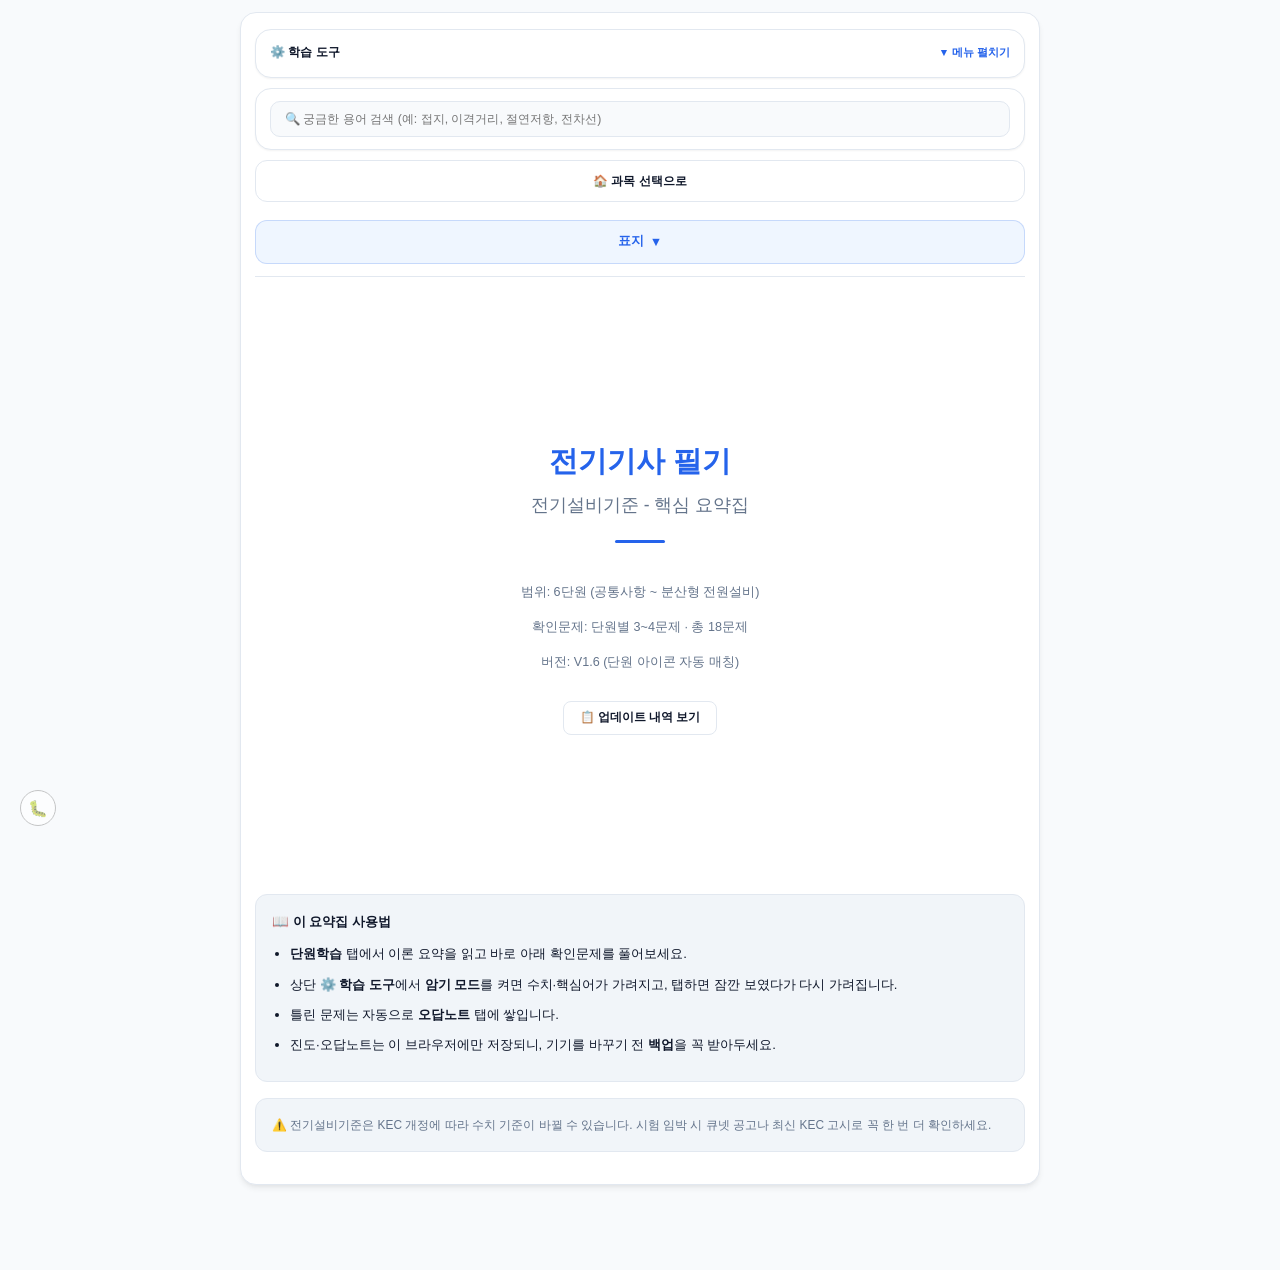
<file: electrical-standards/index.html>
<!DOCTYPE html>
<html lang="ko">
<head>
    <meta charset="UTF-8">
    <meta name="robots" content="noindex, nofollow">
    <meta name="viewport" content="width=device-width, initial-scale=1.0, maximum-scale=1.0, user-scalable=no">
    <title>전기기사 - 전기설비기준 핵심 요약집</title>
    <link rel="stylesheet" href="style.css">
    <link rel="manifest" href="manifest.json">
    <meta name="theme-color" content="#2563eb">
    <link rel="icon" href="icon-192.png">
    <link rel="apple-touch-icon" href="icon-192.png">
    <meta name="mobile-web-app-capable" content="yes">
    <meta name="apple-mobile-web-app-capable" content="yes">
    <meta name="apple-mobile-web-app-status-bar-style" content="black-translucent">
    <meta name="apple-mobile-web-app-title" content="전기 설비기준">
</head>
<body>

    <div class="container" id="app-viewport">

        <!-- 뒤로가기 종료 확인 팝업 -->
        <div id="exit-confirm-overlay" class="exit-confirm-overlay" style="display:none;">
            <div class="exit-confirm-box">
                <p class="exit-confirm-title">오늘 공부 정말 여기까지 하실 건가요?</p>
                <div class="exit-confirm-btns">
                    <button class="font-btn" onclick="cancelExitApp()">아니, 조만간 올게</button>
                    <button class="font-btn" style="background-color:#ef4444; color:#ffffff; border-color:#ef4444;" onclick="confirmExitApp()">응, 여기까지가 한계야</button>
                </div>
            </div>
        </div>

        <div class="control-bar-group">
            <div class="panel-toggle-bar" onclick="toggleTopPanel()">
                <span class="panel-toggle-title"><span>⚙️ 학습 도구</span></span>
                <span class="panel-toggle-btn" id="panel-toggle-btn-text">▼ 메뉴 펼치기</span>
            </div>

            <div id="collapsible-control-content" class="collapsed">
                <div class="tool-divider-solid"></div>

                <div class="tool-flat-section">
                    <div class="font-control-row">
                        <span class="tool-label">🔤 글자 크기</span>
                        <div class="segmented-font-group">
                            <button class="seg-font-btn" onclick="changeFontSize(-1)">가-</button>
                            <button class="seg-font-btn" onclick="resetFontSize()">기본</button>
                            <button class="seg-font-btn" onclick="changeFontSize(1)">가+</button>
                        </div>
                    </div>
                    <div class="mode-btn-grid" style="margin-top: 4px;">
                        <button class="mode-item-btn" id="memorize-toggle-btn" onclick="toggleMemorizeMode()">🙈 암기 OFF</button>
                        <button class="mode-item-btn" id="chosung-toggle-btn" onclick="toggleChosungMode()">💡 초성 퀴즈</button>
                        <button class="mode-item-btn" id="darkmode-toggle-btn" onclick="toggleDarkMode()">🌙 야간</button>
                    </div>
                    <button class="backup-action-btn" id="tab-menu-style-btn" onclick="toggleTabMenuStyle()" style="width:100%; margin-top:8px;">▾ 탭 메뉴: 드롭다운형</button>
                    <button class="backup-action-btn" id="notify-toggle-btn" onclick="toggleDailyNotify()" style="width:100%; margin-top:8px;">🔔 매일 알림 켜기</button>
                </div>

                <div class="tool-divider-dashed"></div>

                <div class="tool-flat-section">
                    <span class="tool-label">💾 내 학습 데이터 보호</span>
                    <div class="backup-btn-grid">
                        <button class="backup-action-btn" onclick="exportUserData()">📥 메모·진도 백업</button>
                        <button class="backup-action-btn" onclick="document.getElementById('import-file-input').click()">📤 백업 복원</button>
                        <input type="file" id="import-file-input" style="display:none;" accept=".json" onchange="importUserData(event)">
                    </div>
                    <button class="backup-action-btn" onclick="resetAppData()" style="width:100%; margin-top:8px; background-color:#fee2e2; color:#991b1b; border-color:#fecaca;">🗑️ 이 앱 데이터 전체 초기화</button>
                </div>

                <div class="tool-flat-section">
                    <span class="tool-label">🗓️ 필기시험일 설정</span>
                    <div style="display:flex; gap:6px; margin-top:6px;">
                        <input type="date" id="exam-date-input" class="mini-text-input" style="flex:1;">
                        <button class="font-btn" onclick="setExamDate()">설정</button>
                    </div>
                    <p style="font-size:0.75em; color:var(--text-sub); margin:6px 0 0 0;">※ 정확한 회차 일정은 큐넷(Q-Net)에서 꼭 확인하세요.</p>
                </div>

                <div class="dday-quote-bar">
                    <div class="dday-capsule" id="exam-dday-badge">시험일 미설정</div>
                    <div class="daily-quote-text" id="daily-quote-box">문구 로딩 중...</div>
                </div>

                <div class="progress-box">
                    <div class="progress-header">
                        <span>📊 단원 학습 진도율</span>
                        <span id="progress-text">0 / 6 (0%)</span>
                    </div>
                    <div class="progress-bar-track"><div class="progress-bar-fill" id="progress-fill"></div></div>
                </div>

                <div class="timer-row" id="timer-control-bar" style="display: none;">
                    <span class="tool-label">⏱️ 표시시간</span>
                    <div class="segmented-font-group">
                        <button class="seg-font-btn active" id="timer-btn-3" onclick="setTimerSec(3)">3초</button>
                        <button class="seg-font-btn" id="timer-btn-5" onclick="setTimerSec(5)">5초</button>
                        <button class="seg-font-btn" id="timer-btn-0" onclick="setTimerSec(0)">누를때만</button>
                    </div>
                </div>
            </div>
        </div>

        <div class="control-bar-group">
            <div class="search-box-container">
                <input type="text" id="search-input" class="search-input" placeholder="🔍 궁금한 용어 검색 (예: 접지, 이격거리, 절연저항, 전차선)" oninput="handleSearch()">
                <button class="search-clear-btn" id="search-clear-btn" onclick="clearSearch()">✕</button>
                <div id="search-results" class="search-results-list"></div>
            </div>
        </div>

        <a href="../index.html" style="display:flex; align-items:center; justify-content:center; gap:6px; text-decoration:none; background-color: var(--card-bg); color: var(--text-color); border:1px solid var(--border-color); border-radius: var(--radius-md); padding:10px; margin-bottom:10px; font-weight:800; font-size:0.85em;">🏠 과목 선택으로</a>

        <div class="tab-menu-wrapper">
            <div class="tab-dropdown" id="tab-dropdown-container">
                <button class="tab-dropdown-toggle" onclick="toggleTabDropdown()" style="display: flex; justify-content: center; align-items: center; width: 100%; position: relative; background-color: var(--primary-light); color: var(--primary); border: 1px solid rgba(37, 99, 235, 0.2); padding: 12px 16px; border-radius: var(--radius-md); font-weight: 800; font-size: 0.9em; cursor: pointer; min-height: 44px;">
                    <span style="display: inline-flex; align-items: center; gap: 6px;">
                        <span id="tab-dropdown-label">표지</span>
                        <span id="tab-dropdown-arrow">▼</span>
                    </span>
                </button>
                <div class="tab-dropdown-list" id="tab-dropdown-list">
                    <button class="tab-btn active" onclick="openTab(event, 'tab-cover')">표지</button>
                    <button class="tab-btn" onclick="openTab(event, 'tab-study')">📘 단원학습 (6단원)</button>
                    <button class="tab-btn" onclick="openTab(event, 'tab-exam')">🎲 랜덤 모의고사</button>
                    <button class="tab-btn" onclick="openTab(event, 'tab-wrong')">📕 오답노트</button>
                </div>
            </div>
        </div>

        <!-- 표지 탭 -->
        <div id="tab-cover" class="tab-content active">
            <div class="cover-page">
                <div class="cover-title">전기기사 필기</div>
                <div class="cover-subtitle">전기설비기준 - 핵심 요약집</div>
                <div class="cover-divider"></div>
                <div class="cover-info">
                    <p>범위: 6단원 (공통사항 ~ 분산형 전원설비)</p>
                    <p>확인문제: 단원별 3~4문제 · 총 18문제</p>
                    <p>버전: V1.6 (단원 아이콘 자동 매칭)</p>
                </div>
                <div style="margin-top: 14px;">
                    <button class="font-btn" id="changelog-toggle-btn" onclick="toggleChangelog()" style="font-size: 0.85em; padding: 8px 16px;">📋 업데이트 내역 보기</button>
                </div>
                <div id="changelog-panel" class="box" style="display: none; margin-top: 14px; text-align: left; max-width: 480px; margin-left: auto; margin-right: auto;">
                    <div style="font-weight: 700; margin-bottom: 10px; color: var(--primary);">📋 업데이트 내역</div>

                    <div style="margin-bottom: 12px;">
                        <div style="font-weight: 700; font-size: 0.95em;">V1.6 <span style="font-weight:400; color:var(--text-sub); font-size:0.85em;">- 단원 아이콘 자동 매칭</span></div>
                        <ul style="margin: 4px 0 0 0; padding-left: 18px; font-size: 0.88em; color: var(--text-sub);">
                            <li>단원 목록의 아이콘이 제목 키워드(전력·자기·교류·회로 등)에 따라 자동으로 달라지도록 개선 (기존엔 전부 📘로 통일)</li>
                        </ul>
                    </div>

                    <div style="margin-bottom: 12px;">
                        <div style="font-weight: 700; font-size: 0.95em;">V1.5 <span style="font-weight:400; color:var(--text-sub); font-size:0.85em;">- UI 피드백 반영</span></div>
                        <ul style="margin: 4px 0 0 0; padding-left: 18px; font-size: 0.88em; color: var(--text-sub);">
                            <li>상단 「학습 도구」 영역 높이 축소, 검색창과 간격 좁힘</li>
                            <li>단원 목록의 파란 원형 번호 뱃지를 단순 숫자 표기로 변경 (색상 혼선 방지)</li>
                            <li>펜 필기 툴바와 본문 사이 구분선 추가</li>
                            <li>본문 제목(h2)을 번호/제목/부제 구조로 정리</li>
                        </ul>
                    </div>

                    <div style="margin-bottom: 12px;">
                        <div style="font-weight: 700; font-size: 0.95em;">V1.4 <span style="font-weight:400; color:var(--text-sub); font-size:0.85em;">- 단원 목록 디자인 개선</span></div>
                        <ul style="margin: 4px 0 0 0; padding-left: 18px; font-size: 0.88em; color: var(--text-sub);">
                            <li>단원 목록 카드에 번호 원형 뱃지 + 아이콘 추가</li>
                            <li>표(table) 헤더·여백 대비 강화 및 줄무늬 배경 추가</li>
                        </ul>
                    </div>

                    <div style="margin-bottom: 12px;">
                        <div style="font-weight: 700; font-size: 0.95em;">V1.3 <span style="font-weight:400; color:var(--text-sub); font-size:0.85em;">- 표 반응형 개선</span></div>
                        <ul style="margin: 4px 0 0 0; padding-left: 18px; font-size: 0.88em; color: var(--text-sub);">
                            <li>비교표(표)가 좁은 화면에서 별도로 가로 스크롤되어 펜 필기와 어긋나던 문제 수정</li>
                            <li>좁은 화면에서는 표가 카드형으로 세로 스택되어 스크롤 없이 한 번에 읽을 수 있음</li>
                        </ul>
                    </div>

                    <div style="margin-bottom: 12px;">
                        <div style="font-weight: 700; font-size: 0.95em;">V1.2 <span style="font-weight:400; color:var(--text-sub); font-size:0.85em;">- 업데이트 내역 패널 및 디버그 버튼 추가</span></div>
                        <ul style="margin: 4px 0 0 0; padding-left: 18px; font-size: 0.88em; color: var(--text-sub);">
                            <li>표지에 업데이트 내역(변경 이력) 패널 신설</li>
                            <li>좌측 하단 🐛 필기 디버그 버튼 추가 (펜/터치 입력 로그 확인용)</li>
                        </ul>
                    </div>

                    <div style="margin-bottom: 12px;">
                        <div style="font-weight: 700; font-size: 0.95em;">V1.1 <span style="font-weight:400; color:var(--text-sub); font-size:0.85em;">- 필기 툴바 스타일 누락 수정</span></div>
                        <ul style="margin: 4px 0 0 0; padding-left: 18px; font-size: 0.88em; color: var(--text-sub);">
                            <li>필기 펜/형광펜/지우개 툴바 스타일(CSS)이 누락되어 버튼이 줄바꿈되고 색상 점이 안 보이던 문제 수정</li>
                        </ul>
                    </div>

                    <div style="margin-bottom: 12px;">
                        <div style="font-weight: 700; font-size: 0.95em;">V1.0</div>
                        <ul style="margin: 4px 0 0 0; padding-left: 18px; font-size: 0.88em; color: var(--text-sub);">
                            <li>최초 배포 (그 이전 세부 변경 내역은 별도로 기록되지 않았습니다)</li>
                        </ul>
                    </div>
                </div>
            </div>
            <div class="box">
                <b>📖 이 요약집 사용법</b>
                <ul style="margin: 10px 0 0 0; padding-left: 18px; line-height: 1.7;">
                    <li><b>단원학습</b> 탭에서 이론 요약을 읽고 바로 아래 확인문제를 풀어보세요.</li>
                    <li>상단 <b>⚙️ 학습 도구</b>에서 <b>암기 모드</b>를 켜면 수치·핵심어가 가려지고, 탭하면 잠깐 보였다가 다시 가려집니다.</li>
                    <li>틀린 문제는 자동으로 <b>오답노트</b> 탭에 쌓입니다.</li>
                    <li>진도·오답노트는 이 브라우저에만 저장되니, 기기를 바꾸기 전 <b>백업</b>을 꼭 받아두세요.</li>
                </ul>
            </div>
            <div class="box" style="font-size:0.85em; color:var(--text-sub);">
                ⚠️ 전기설비기준은 KEC 개정에 따라 수치 기준이 바뀔 수 있습니다. 시험 임박 시 큐넷 공고나 최신 KEC 고시로 꼭 한 번 더 확인하세요.
            </div>
        </div>

        <!-- 단원학습 탭 -->
        <div id="tab-study" class="tab-content">
            <h1>전기설비기준 - <br>📘 단원학습</h1>
            <div style="text-align: right; font-size: 0.8em; color: var(--text-sub); margin-top: 4px; margin-bottom: 12px;">
                <span>전기설비기준 6단원 · 확인문제 18문제</span>
            </div>
            <div style="display: flex; justify-content: flex-end; margin-bottom: 10px;">
                <button class="font-btn" onclick="filterBookmarks()" style="font-size: 0.82em;">⭐ 북마크 모아보기</button>
            </div>

            <div id="sub-page-menu">
                <div class="sub-nav-grid" id="main-menu-grid">
                        <div class="sub-nav-card" onclick="showSubPage(1)">
                            <span>1. 공통사항</span>
                            <div class="card-status-box">
                                <span class="card-done-badge" id="card-done-1" style="display:none;">✅ 완료</span>
                                <span id="card-star-1"></span>
                            </div>
                        </div>
                        <div class="sub-nav-card" onclick="showSubPage(2)">
                            <span>2. 전선로</span>
                            <div class="card-status-box">
                                <span class="card-done-badge" id="card-done-2" style="display:none;">✅ 완료</span>
                                <span id="card-star-2"></span>
                            </div>
                        </div>
                        <div class="sub-nav-card" onclick="showSubPage(3)">
                            <span>3. 저압 전기설비</span>
                            <div class="card-status-box">
                                <span class="card-done-badge" id="card-done-3" style="display:none;">✅ 완료</span>
                                <span id="card-star-3"></span>
                            </div>
                        </div>
                        <div class="sub-nav-card" onclick="showSubPage(4)">
                            <span>4. 고압·특고압 전기설비</span>
                            <div class="card-status-box">
                                <span class="card-done-badge" id="card-done-4" style="display:none;">✅ 완료</span>
                                <span id="card-star-4"></span>
                            </div>
                        </div>
                        <div class="sub-nav-card" onclick="showSubPage(5)">
                            <span>5. 전기철도설비</span>
                            <div class="card-status-box">
                                <span class="card-done-badge" id="card-done-5" style="display:none;">✅ 완료</span>
                                <span id="card-star-5"></span>
                            </div>
                        </div>
                        <div class="sub-nav-card" onclick="showSubPage(6)">
                            <span>6. 분산형 전원설비</span>
                            <div class="card-status-box">
                                <span class="card-done-badge" id="card-done-6" style="display:none;">✅ 완료</span>
                                <span id="card-star-6"></span>
                            </div>
                        </div>
                </div>
            </div>

                <div id="sub-page-1" class="sub-page" style="display:none;">
                    <div class="sub-page-header">
                        <div style="display:flex; align-items:center; gap:8px;">
                            <div class="page-indicator">1 / 6 PAGE</div>
                            <button class="font-btn" onclick="showSubMenu()" style="font-size:0.75em; padding:4px 8px;">📋 단원 목록</button>
                        </div>
                        <div style="display:flex; align-items:center; gap:10px;">
                            <label class="complete-check-label"><input type="checkbox" id="check-page-1" onchange="toggleComplete(1)"> 학습 완료</label>
                            <button class="bookmark-btn" id="star-btn-1" onclick="toggleBookmark(1)">☆</button>
                        </div>
                    </div>
                    <h2>1. 공통사항</h2>

                <div class="highlight-box">
                    <p style="font-weight:700; margin:0 0 6px 0;">1. 일반사항 - 전압의 구분 (암기 1순위)</p>
                    <div style="margin:0; line-height:1.7;">KEC 기준 전압 구분표. <span class='red'>이 표는 전기설비기준 전체에서 가장 먼저, 가장 확실히 외워야 하는 기준</span>이다.<div class="table-wrapper"><table class="table"><tr><th>구분</th><th>교류(AC)</th><th>직류(DC)</th></tr><tr><td>저압</td><td>1kV 이하</td><td>1.5kV 이하</td></tr><tr><td>고압</td><td>1kV 초과 ~ 7kV 이하</td><td>1.5kV 초과 ~ 7kV 이하</td></tr><tr><td>특고압</td><td colspan='2'>7kV 초과</td></tr></table></div></div>
                </div>
                <div class="highlight-box">
                    <p style="font-weight:700; margin:0 0 6px 0;">옛 기준과 헷갈리지 않기</p>
                    <div style="margin:0; line-height:1.7;">예전(구 기술기준)에는 저압 기준이 <span class='orange'>교류 600V, 직류 750V</span>였다. KEC 전면 개정 이후 지금은 <span class='orange'>1kV / 1.5kV</span>로 바뀌었으므로, 오래된 자료나 기억으로 공부하면 틀리기 쉽다. 반드시 최신 기준(1kV/1.5kV)으로 암기할 것.</div>
                </div>
                <div class="highlight-box">
                    <p style="font-weight:700; margin:0 0 6px 0;">📖 주요 용어 정의</p>
                    <div style="margin:0; line-height:1.7;"><div class="table-wrapper"><table class="table"><tr><th>용어</th><th>정의</th></tr><tr><td>가공인입선</td><td>가공전선로의 지지물에서 다른 지지물을 거치지 않고 직접 수용장소의 붙임점까지 이어지는 가공전선</td></tr><tr><td>개폐소</td><td>발전소·변전소·수용장소가 아닌 곳에서, 전선로를 개폐(연결·차단)하기 위해 설치하는 장소</td></tr><tr><td>계통접지</td><td>전력계통에 이상현상(지락사고 등)이 발생했을 때를 대비해, 전력계통(중성점 등)을 대지에 접지하는 것</td></tr><tr><td>관등회로</td><td>방전등용 안정기(또는 변압기)의 출력측 단자에서 방전관까지 이어지는 전로</td></tr><tr><td>급전소</td><td>전력계통의 운전을 지휘·감시하며 계통 운용에 관한 지시를 내리는 곳</td></tr><tr><td>단독운전</td><td>정전 등으로 전력계통의 전원과 전기적으로 끊어진 상태에서도, 분산형 전원(태양광 등)만으로 그 구간이 계속 운전되는 상태</td></tr><tr><td>대지전압</td><td>접지식 전로에서는 전선과 대지 사이의 전압, 비접지식 전로에서는 전선과 전선 사이의 전압</td></tr><tr><td>보호접지</td><td>감전 사고를 예방할 목적으로, 기기의 노출된 금속 부분 등을 접지하는 것</td></tr><tr><td>분산형 전원</td><td>대규모 발전소(중앙급전전원)와 달리, 전력 소비지역 인근에 분산 배치할 수 있는 소규모 발전설비(태양광·풍력 등)</td></tr><tr><td>소세력 회로</td><td>초인벨·경보장치 등에 사용되는, 최대사용전압 60V 이하의 약한 전류를 다루는 전로</td></tr><tr><td>외부 피뢰시스템</td><td>수뢰부시스템·인하도선시스템·접지극시스템, 이 3가지로 구성되어 건축물 외부에서 뇌격을 처리하는 피뢰시스템</td></tr><tr><td>전기철도용 급전선로</td><td>전기철도에 전력을 공급하는 급전선, 전차선, 그리고 이들을 지지하는 시설물 전체</td></tr><tr><td>전선로</td><td>발전소·변전소·개폐소 등을 서로 잇거나 수용장소로 전기를 보내는 전선(전차선 제외) 및 이를 지지·수용하는 시설물</td></tr><tr><td>제2차 접근상태</td><td>가공전선이 다른 시설물과 수평거리 3m 미만으로 근접해, 위쪽이나 옆쪽에서 시설되는 상태(1차 접근상태보다 더 가까운 경우)</td></tr><tr><td>PEN 도체</td><td>교류회로에서 중성선의 역할과 보호도체(접지)의 역할을 동시에 겸하는 하나의 도체</td></tr></table></div><br>이 용어들은 이후 단원에서 계속 반복해서 등장하니, 처음에 한 번씩 소리 내어 읽어두면 낯설지 않게 넘어갈 수 있다.</div>
                </div>
                <div class="highlight-box">
                    <p style="font-weight:700; margin:0 0 6px 0;">일반사항 - 안전을 위한 보호 원칙</p>
                    <div style="margin:0; line-height:1.7;">감전보호, 화재·열영향 보호, 과전류 보호, 고장전류 보호, 전압외란 보호 등 KEC가 요구하는 기본 보호 원칙을 총칙으로 규정한다. 모든 전기설비는 이러한 보호 원칙을 만족하도록 설계·시공되어야 한다.</div>
                </div>
                <div class="highlight-box">
                    <p style="font-weight:700; margin:0 0 6px 0;">2. 전선 - 접속 3원칙</p>
                    <div style="margin:0; line-height:1.7;">전선의 접속은 다음 3가지를 모두 만족해야 한다.<div class="table-wrapper"><table class="table"><tr><th>원칙</th><th>내용</th></tr><tr><td>①</td><td>전기저항을 증가시키지 않을 것</td></tr><tr><td>②</td><td>인장하중을 <b>20% 이상</b> 감소시키지 않을 것</td></tr><tr><td>③</td><td>접속부분은 절연전선의 절연물과 동등 이상의 절연효력이 있는 것으로 피복할 것</td></tr></table></div></div>
                </div>
                <div class="highlight-box">
                    <p style="font-weight:700; margin:0 0 6px 0;">전선의 식별 (색상 표준)</p>
                    <div style="margin:0; line-height:1.7;"><div class="table-wrapper"><table class="table"><tr><th>상(문자)</th><th>색상</th></tr><tr><td>L1</td><td>갈색</td></tr><tr><td>L2</td><td>흑색(검은색)</td></tr><tr><td>L3</td><td>회색</td></tr><tr><td>N (중성선)</td><td>파란색(청색)</td></tr><tr><td>보호도체</td><td>녹색-노란색</td></tr></table></div>국제(IEC) 기준과 통일된 전선 식별 색상이다. 특히 <span class='red'>보호도체(접지선)는 녹색-노란색 두 가지 색이 섞인 전선</span>으로만 식별하며, 다른 용도로 이 색상을 사용해서는 안 된다.</div>
                </div>
                <div class="highlight-box">
                    <p style="font-weight:700; margin:0 0 6px 0;">전선 - 옥내배선의 굵기</p>
                    <div style="margin:0; line-height:1.7;">나전선은 원칙적으로 옥내 저압 배선에 사용할 수 없다(예외: 애자공사 중 특정 조건 등). 옥내배선의 전선은 원칙적으로 <span class='blue'>단면적 2.5㎟ 이상의 연동선</span>(또는 이와 동등 이상의 강도·굵기)을 사용해야 한다. 단, 전광표시장치·소세력회로 등 일부 예외가 있다.</div>
                </div>
                <div class="highlight-box">
                    <p style="font-weight:700; margin:0 0 6px 0;">3. 전로의 절연 - 절연저항값 (최신 KEC 132 기준, 암기 필수)</p>
                    <div style="margin:0; line-height:1.7;">전로의 사용전압 구분에 따른 절연저항 최솟값. <span class='red'>이 표는 예전 표(150V/300V/400V 구간)에서 개정되어, 현재는 아래 3구간으로 단순화되었다.</span><div class="table-wrapper"><table class="table"><tr><th>전로의 사용전압 구분</th><th>DC 시험전압[V]</th><th>절연저항[MΩ]</th></tr><tr><td>SELV, PELV</td><td>250</td><td>0.5 이상</td></tr><tr><td>FELV, 500V 이하</td><td>500</td><td>1.0 이상</td></tr><tr><td>500V 초과</td><td>1000</td><td>1.0 이상</td></tr></table></div><br>※ SELV(비접지회로 구성 안전특별저압), PELV(접지회로 구성 특별저압), FELV(1차·2차가 전기적으로 절연되지 않은 회로)</div>
                </div>
                <div class="highlight-box">
                    <p style="font-weight:700; margin:0 0 6px 0;">전로의 절연 - 절연내력시험</p>
                    <div style="margin:0; line-height:1.7;">고압·특고압 전로는 최대사용전압의 일정 배수(전로 종류에 따라 1.25배~1.5배 등)에 해당하는 시험전압을 <span class='orange'>연속하여 10분간</span> 가하여 절연이 파괴되지 않아야 한다. 이는 실제 운전 중 발생할 수 있는 이상전압에 대비한 여유를 확인하는 시험이다.<br><br><b>대표적인 시험전압 배수(최대사용전압 기준, 대표값)</b><div class="table-wrapper"><table class="table"><tr><th>구분(권선·전로)</th><th>시험전압 배수</th></tr><tr><td>7kV 이하</td><td>1.5배 (최저 500V)</td></tr><tr><td>7kV 초과 25kV 이하 중성점 다중접지</td><td>0.92배</td></tr><tr><td>7kV 초과 60kV 이하</td><td>1.25배</td></tr><tr><td>60kV 초과 중성점 비접지</td><td>1.25배</td></tr><tr><td>60kV 초과 중성점 접지</td><td>1.1배 (최저 75kV)</td></tr><tr><td>60kV 초과 중성점 직접접지</td><td>0.72배</td></tr><tr><td>170kV 초과 중성점 직접접지(발전소·변전소)</td><td>0.64배</td></tr></table></div><span class='orange'>전압이 높아질수록, 그리고 중성점 접지 방식이 견고할수록(직접접지) 오히려 시험전압 배수는 작아지는 경향</span>이 있다는 흐름을 기억해두면 표를 통째로 암기하지 않아도 대략적인 값을 추정할 수 있다. (※ 배수는 조항 개정 가능성이 있으니 정확한 수치는 최신 KEC로 재확인 권장)</div>
                </div>
                <div class="highlight-box">
                    <p style="font-weight:700; margin:0 0 6px 0;">4. 접지시스템 - 목적별 구분</p>
                    <div style="margin:0; line-height:1.7;"><div class="table-wrapper"><table class="table"><tr><th>구분</th><th>목적</th></tr><tr><td>계통접지</td><td>전력계통의 이상현상 대비(중성점 접지 등)</td></tr><tr><td>보호접지</td><td>감전보호를 위해 노출도전부를 접지</td></tr><tr><td>피뢰시스템접지</td><td>뇌격전류를 안전하게 대지로 방류</td></tr></table></div></div>
                </div>
                <div class="highlight-box">
                    <p style="font-weight:700; margin:0 0 6px 0;">접지극의 매설 기준 (대표 수치)</p>
                    <div style="margin:0; line-height:1.7;">접지극은 동결 깊이를 감안하여 시설하되, 다음과 같은 대표적인 수치 기준이 있다.<div class="table-wrapper"><table class="table"><tr><th>상황</th><th>기준</th></tr><tr><td>고압 이상 전기설비·변압기 중성점 접지용 접지극의 매설 깊이</td><td>지표면으로부터 0.75m 이상</td></tr><tr><td>접지도체를 철주 등 금속체를 따라 시설 시, 접지극을 그 금속체로부터 이격</td><td>1m 이상 (단, 철주 밑면 0.3m 이상 깊이는 예외)</td></tr><tr><td>수도관을 접지극으로 사용 시, 대지와의 전기저항</td><td>3Ω 이하</td></tr><tr><td>건축물 철골 등을 접지극으로 사용 시, 대지와의 전기저항</td><td>2Ω 이하</td></tr></table></div>숫자가 많아 헷갈리기 쉬운데, <span class='mint'>일반 접지극 매설깊이=0.75m, 수도관 접지저항=3Ω, 철골 접지저항=2Ω</span>로 세트로 묶어 암기하면 좋다.</div>
                </div>
                <div class="highlight-box">
                    <p style="font-weight:700; margin:0 0 6px 0;">접지시스템 - 접지도체의 최소 굵기 (계산식 포함)</p>
                    <div style="margin:0; line-height:1.7;"><div class="table-wrapper"><table class="table"><tr><th>구분</th><th>최소 단면적(구리 기준)</th></tr><tr><td>특고압·고압 전기설비용 접지도체</td><td>6㎟ 이상</td></tr><tr><td>중성점 접지용 접지도체(원칙)</td><td>16㎟ 이상</td></tr><tr><td>7kV 이하 전로 / 25kV 이하 중성점 다중접지(자동차단 조건)</td><td>6㎟ 이상</td></tr><tr><td>이동형 전기기계기구의 금속제 외함용(클로로프렌 캡타이어케이블 등)</td><td>10㎟ 이상</td></tr></table></div><br><b>고장전류로부터 계산하는 경우(단열조건식)</b><br>보호장치 동작이 빨라 발열이 주위로 퍼지지 않는다고 볼 수 있을 때는 계산식으로도 구할 수 있다: <span class='red'>S = √(I²t) / k</span> [㎟] (I: 예상 고장전류 실효값[A], t: 보호장치 동작시간[s], k: 도체 재질·초기/최종온도로 정해지는 상수). 표의 대표값은 이 계산식을 일반적인 상황에 미리 적용해 정리해 둔 결과라고 이해하면 된다.</div>
                </div>
                <div class="highlight-box">
                    <p style="font-weight:700; margin:0 0 6px 0;">변압기 중성점 접지저항값</p>
                    <div style="margin:0; line-height:1.7;">변압기 고압·특고압측 전로의 1선 지락전류로 계산하는 것이 원칙이다.<div class="table-wrapper"><table class="table"><tr><th>조건</th><th>접지저항값</th></tr><tr><td>일반적인 경우</td><td>150 ÷ (1선 지락전류) [Ω] 이하</td></tr><tr><td>1초 초과 2초 이내에 고압·특고압 전로를 자동차단하는 장치가 있는 경우</td><td>300 ÷ (1선 지락전류) [Ω] 이하</td></tr><tr><td>1초 이내에 고압·특고압 전로를 자동차단하는 장치가 있는 경우</td><td>600 ÷ (1선 지락전류) [Ω] 이하</td></tr></table></div><span class='orange'>차단 속도가 빠를수록(1초 이내) 분모의 수가 커져(600) 접지저항 기준이 완화</span>된다는 논리 구조다 — 사고를 더 빨리 차단해줄수록 접지저항 요구조건은 느슨해도 안전하다는 취지로 이해하면 자연스럽게 외워진다.</div>
                </div>
                <div class="highlight-box">
                    <p style="font-weight:700; margin:0 0 6px 0;">5. 피뢰시스템 - 3요소</p>
                    <div style="margin:0; line-height:1.7;"><div class="table-wrapper"><table class="table"><tr><th>구성요소</th><th>역할</th></tr><tr><td>수뢰부시스템</td><td>뇌격을 받아들이는 부분 (돌침, 수평도체, 메시도체 등)</td></tr><tr><td>인하도선시스템</td><td>수뢰부에서 접지극까지 뇌전류를 안전하게 흘려보내는 도체</td></tr><tr><td>접지극시스템</td><td>뇌전류를 대지로 최종 방류</td></tr></table></div>낙뢰 위험성이 높은 구조물(높이가 높거나 위험물을 다루는 시설 등)에 적용이 요구된다.<br><br><b>피뢰시스템 등급별 병렬 인하도선의 최대 간격</b><div class="table-wrapper"><table class="table"><tr><th>피뢰시스템 등급</th><th>최대 간격</th></tr><tr><td>I·II 등급</td><td>10m</td></tr><tr><td>III 등급</td><td>15m</td></tr><tr><td>IV 등급</td><td>20m</td></tr></table></div>등급 숫자가 커질수록(보호 요구수준이 낮아질수록) 인하도선 간격은 넓어져도 된다는 흐름으로 기억하면 된다. 지붕 마감재가 가연성 재료인 경우 수뢰부와 지붕 표면 사이에는 최소 <span class='blue'>0.1m 이상</span>의 이격거리를 두어야 한다(불연성 재료면 표면에 바로 시설 가능).</div>
                </div>
                <div class="highlight-box">
                    <p style="font-weight:700; margin:0 0 6px 0;">🔑 헷갈리는 수치 비교 (1단원)</p>
                    <div style="margin:0; line-height:1.7;"><span class='mint'>0.5MΩ</span>: SELV·PELV 절연저항 / <span class='mint'>1.0MΩ</span>: FELV·500V이하·500V초과 절연저항(둘 다 1.0으로 같음, 시험전압만 다름 500V vs 1000V) / <span class='mint'>20%</span>: 전선 접속 시 인장하중 감소 한도 / <span class='mint'>6㎟</span>: 특고압·고압 설비용 접지도체 최소 굵기 / <span class='mint'>2.5㎟</span>: 옥내배선 전선 최소 굵기(연동선)</div>
                </div>
                <div class="highlight-box">
                    <p style="font-weight:700; margin:0 0 6px 0;">심화 - SELV/PELV/FELV 개념 정리</p>
                    <div style="margin:0; line-height:1.7;"><span class='red'>SELV(Safety Extra-Low Voltage)</span>: 비접지회로로 구성된 안전특별저압(감전 위험이 가장 낮은 방식) / <span class='red'>PELV(Protective ELV)</span>: 한쪽이 접지된 회로로 구성된 특별저압 / <span class='red'>FELV(Functional ELV)</span>: 저압이지만 1차·2차가 전기적으로 절연되지 않아 SELV·PELV만큼 안전하지 않은 회로. 셋 다 '저전압'이라는 공통점이 있지만 <span class='orange'>절연·접지 구조에 따라 안전등급이 다르다</span>는 점이 핵심 구분 포인트다.</div>
                </div>
                <div class="highlight-box">
                    <p style="font-weight:700; margin:0 0 6px 0;">심화 - 계통접지 방식(TN/TT/IT)</p>
                    <div style="margin:0; line-height:1.7;">저압전로의 계통접지는 3가지 방식으로 구분된다. <span class='blue'>TN계통</span>: 전원측을 한 점에서 접지하고, 노출도전부는 보호도체를 통해 그 접지점에 연결(TN-S, TN-C, TN-C-S 세부방식 존재) / <span class='blue'>TT계통</span>: 전원측 접지와 노출도전부 접지를 각각 별도로 시설 / <span class='blue'>IT계통</span>: 전원측을 대지로부터 절연(또는 고임피던스로 접지)하고, 노출도전부만 개별 접지. 각 방식은 지락사고 시 고장전류 크기와 감전보호 방식이 다르다.</div>
                </div>

                    <div class="quiz-sec-header">
                        <span class="quiz-sec-title">✏️ 단원 확인문제 (3문제)</span>
                    </div>
                    <div class="score-board"><span id="score-unit-quiz-1">점수: 0 / 100점 (정답 0 / 3문제)</span></div>
                    <div id="unit-quiz-1" data-scoreboard="true">
                <div class="box quiz-box" id="box-s1-1" data-qid="s1-1">
                    <button class="font-btn" onclick="resetAnswer('s1-1')" style="float:right; font-size:0.75em; padding:4px 8px;">🔄 초기화</button>
                    <p class="quiz-q-title" style="font-weight:bold; margin-top:0;">Q1. KEC 기준 저압의 범위는 교류 몇 kV 이하인가? (숫자만) <span class="blue_nb" style="font-size:0.8em;">(단답형)</span></p>
                    <div style="display:flex; gap:6px; margin:12px 0;">
                        <input type="text" id="input-s1-1" class="mini-text-input" placeholder="정답 입력" style="max-width:180px;">
                        <button class="font-btn" onclick="checkAnswerByInput('s1-1', document.getElementById('input-s1-1'), ['1'])">확인</button>
                    </div>
                    <div id="q-result-s1-1" style="margin-top:10px; font-weight:bold; display:none;"></div>
                    <div id="q-expl-s1-1" class="note" style="display:none;">💡 해설: 저압은 교류 1kV 이하, 직류 1.5kV 이하입니다.</div>
                </div>
                <div class="box quiz-box" id="box-s1-2" data-qid="s1-2">
                    <button class="font-btn" onclick="resetAnswer('s1-2')" style="float:right; font-size:0.75em; padding:4px 8px;">🔄 초기화</button>
                    <p class="quiz-q-title" style="font-weight:bold; margin-top:0;">Q2. 고압의 범위(교류 기준)로 옳은 것은?</p>
                    <div class="quiz-opt-grid" style="display:grid; grid-template-columns:1fr 1fr; gap:8px; margin:12px 0;">
<button class="font-btn opt-btn" onclick="checkAnswerByText('s1-2', this, '1kV 초과~7kV 이하')">1kV 이하</button>
<button class="font-btn opt-btn" onclick="checkAnswerByText('s1-2', this, '1kV 초과~7kV 이하')">1kV 초과~7kV 이하</button>
<button class="font-btn opt-btn" onclick="checkAnswerByText('s1-2', this, '1kV 초과~7kV 이하')">7kV 초과~20kV 이하</button>
<button class="font-btn opt-btn" onclick="checkAnswerByText('s1-2', this, '1kV 초과~7kV 이하')">20kV 초과</button>
                    </div>
                    <div id="q-result-s1-2" style="margin-top:10px; font-weight:bold; display:none;"></div>
                    <div id="q-expl-s1-2" class="note" style="display:none;">💡 해설: 고압은 교류 1kV 초과 7kV 이하(직류는 1.5kV 초과 7kV 이하)입니다.</div>
                </div>
                <div class="box quiz-box" id="box-s1-3" data-qid="s1-3">
                    <button class="font-btn" onclick="resetAnswer('s1-3')" style="float:right; font-size:0.75em; padding:4px 8px;">🔄 초기화</button>
                    <p class="quiz-q-title" style="font-weight:bold; margin-top:0;">Q3. 저압 직류의 범위는 몇 kV 이하인가? (소수 첫째자리, 예: 1.5) <span class="blue_nb" style="font-size:0.8em;">(단답형)</span></p>
                    <div style="display:flex; gap:6px; margin:12px 0;">
                        <input type="text" id="input-s1-3" class="mini-text-input" placeholder="정답 입력" style="max-width:180px;">
                        <button class="font-btn" onclick="checkAnswerByInput('s1-3', document.getElementById('input-s1-3'), ['1.5'])">확인</button>
                    </div>
                    <div id="q-result-s1-3" style="margin-top:10px; font-weight:bold; display:none;"></div>
                    <div id="q-expl-s1-3" class="note" style="display:none;">💡 해설: 저압 직류는 1.5kV 이하입니다.</div>
                </div>
                    </div>
                    <div style="text-align:center; margin:10px 0 20px 0; display:flex; gap:6px; justify-content:center; flex-wrap:wrap;">
                        <button class="font-btn" onclick="shuffleSection('unit-quiz-1')" style="background-color:#8b5cf6; color:#fff;">🔀 순서 섞기</button>
                        <button class="font-btn" onclick="resetAllInContainer('unit-quiz-1')" style="background-color:#ef4444; color:#fff;">🔄 전체 초기화</button>
                    </div>

                    <div class="page-memo-section">
                        <p class="page-memo-title">📝 나만의 메모</p>
                        <textarea id="memo-input-1" class="page-memo-textarea" placeholder="이 단원에서 헷갈리는 부분을 적어보세요." onblur="savePageMemo(1)"></textarea>
                    </div>
                </div>

                <div id="sub-page-2" class="sub-page" style="display:none;">
                    <div class="sub-page-header">
                        <div style="display:flex; align-items:center; gap:8px;">
                            <div class="page-indicator">2 / 6 PAGE</div>
                            <button class="font-btn" onclick="showSubMenu()" style="font-size:0.75em; padding:4px 8px;">📋 단원 목록</button>
                        </div>
                        <div style="display:flex; align-items:center; gap:10px;">
                            <label class="complete-check-label"><input type="checkbox" id="check-page-2" onchange="toggleComplete(2)"> 학습 완료</label>
                            <button class="bookmark-btn" id="star-btn-2" onclick="toggleBookmark(2)">☆</button>
                        </div>
                    </div>
                    <h2>2. 전선로</h2>

                <div class="highlight-box">
                    <p style="font-weight:700; margin:0 0 6px 0;">1. 일반사항</p>
                    <div style="margin:0; line-height:1.7;">전선로는 발전소·변전소·개폐소 상호간, 또는 이들과 수용장소를 연결하는 전선(가공·지중 포함) 및 이를 지지·보장하는 시설물 전체를 말한다. 지지물의 종류로는 목주, 철주, 철근콘크리트주, 철탑 등이 있다.</div>
                </div>
                <div class="highlight-box">
                    <p style="font-weight:700; margin:0 0 6px 0;">지지물 종류별 안전율 (대표값)</p>
                    <div style="margin:0; line-height:1.7;"><div class="table-wrapper"><table class="table"><tr><th>지지물 종류</th><th>안전율(상시하중 기준)</th></tr><tr><td>목주</td><td>1.3 이상</td></tr><tr><td>철주·철근콘크리트주</td><td>1.2 이상</td></tr><tr><td>철탑</td><td>1.33 이상</td></tr></table></div><br>※ 이상시 상정하중(빙설·강풍 등)이 적용되는 경우 안전율 기준이 달라질 수 있으므로, 세부 수치는 최신 KEC 조항으로 재확인이 필요하다.</div>
                </div>
                <div class="highlight-box">
                    <p style="font-weight:700; margin:0 0 6px 0;">2. 구내인입선·옥측·옥상전선로 - 높이 기준</p>
                    <div style="margin:0; line-height:1.7;"><div class="table-wrapper"><table class="table"><tr><th>횡단 장소</th><th>최소 높이</th></tr><tr><td>도로 횡단</td><td>노면상 5m 이상</td></tr><tr><td>철도·궤도 횡단</td><td>레일면상 6.5m 이상</td></tr><tr><td>횡단보도교 위(저압)</td><td>노면상 3m 이상</td></tr><tr><td>기타 장소</td><td>지표상 4m 이상</td></tr></table></div><br>※ 교통에 지장이 없는 등 일부 조건에서는 완화된 예외 높이가 인정되는 경우가 있다(세부는 조항 확인).</div>
                </div>
                <div class="highlight-box">
                    <p style="font-weight:700; margin:0 0 6px 0;">3. 가공전선로 - 지지물 간 거리(경간)</p>
                    <div style="margin:0; line-height:1.7;">지지물 간 거리(경간)는 지지물 종류에 따라 표준경간이 다르게 규정된다(목주·철근콘크리트주 계열이 철탑보다 짧고, 철탑이 가장 길게 시설 가능). 정확한 표준경간 수치는 전선 종류·전압 구간별로 세분화되어 있으므로 최신 조항을 확인해야 한다.</div>
                </div>
                <div class="highlight-box">
                    <p style="font-weight:700; margin:0 0 6px 0;">가공전선로 - 전선의 높이(도로/철도 공통 기준)</p>
                    <div style="margin:0; line-height:1.7;">가공전선의 지표상 높이는 도로 횡단 시 저·고압은 <span class='blue'>6m 이상</span>, 철도·궤도 횡단 시 <span class='blue'>6.5m 이상</span>이 원칙이며, 특고압은 전압 구간에 따라 더 높은 값이 요구된다. 이는 사람이나 차량의 통행에 위험이 없도록 하기 위함이다.</div>
                </div>
                <div class="highlight-box">
                    <p style="font-weight:700; margin:0 0 6px 0;">4. 지중전선로 - 매설방식과 깊이</p>
                    <div style="margin:0; line-height:1.7;"><div class="table-wrapper"><table class="table"><tr><th>매설방식</th><th>설명</th></tr><tr><td>직접매설식</td><td>전선을 관 없이 직접 땅에 매설</td></tr><tr><td>관로식</td><td>전선관을 땅에 묻고 그 안에 전선 삽입</td></tr><tr><td>암거식</td><td>사람이 출입 가능한 지하구조물에 케이블 부설</td></tr></table></div>매설 깊이: <span class='orange'>중량물 압력 우려 장소 1.0m 이상</span>, <span class='orange'>그 밖의 장소 0.6m 이상</span>.</div>
                </div>
                <div class="highlight-box">
                    <p style="font-weight:700; margin:0 0 6px 0;">5. 특수장소의 전선로</p>
                    <div style="margin:0; line-height:1.7;">교량 위, 터널 내부와 같이 일반적인 가공·지중 방식이 곤란한 장소에는 별도의 이격거리·시설방법 기준이 적용된다. 예를 들어 교량 위에 시설하는 저압 전선로는 노면상 일정 높이 이상을 확보하고 케이블 또는 절연전선을 사용해야 한다.</div>
                </div>
                <div class="highlight-box">
                    <p style="font-weight:700; margin:0 0 6px 0;">🔑 헷갈리는 수치 비교 (2단원)</p>
                    <div style="margin:0; line-height:1.7;"><span class='mint'>5m</span>: 저압 인입선 도로횡단 높이 / <span class='mint'>6m</span>: 가공전선(저·고압) 도로횡단 높이(인입선과 다름! 헷갈리지 말 것) / <span class='mint'>6.5m</span>: 철도·궤도 횡단(인입선·가공전선 공통) / <span class='mint'>1.0m</span>: 지중전선로 매설깊이(중량물 우려 장소) / <span class='mint'>0.6m</span>: 지중전선로 매설깊이(기타 장소)</div>
                </div>
                <div class="highlight-box">
                    <p style="font-weight:700; margin:0 0 6px 0;">심화 - 특고압 가공전선과 건조물의 접근</p>
                    <div style="margin:0; line-height:1.7;">특고압 가공전선이 건조물에 <span class='red'>제1차 접근상태</span>(전선이 건조물 위쪽에 시설되어 접근하는 상태로, 수평거리가 3m 이상이지만 전선 넘어질 경우 건조물에 접촉 우려가 있는 범위) 또는 <span class='red'>제2차 접근상태</span>(수평거리 3m 미만으로 접근)에 있을 때는, 전압 구간별로 정해진 최소 이격거리를 확보하고 필요 시 보강설비(케이블 사용, 지지물 강도 증가 등)를 갖춰야 한다.</div>
                </div>
                <div class="highlight-box">
                    <p style="font-weight:700; margin:0 0 6px 0;">심화 - 가공케이블 시설</p>
                    <div style="margin:0; line-height:1.7;">가공전선을 나전선이 아닌 <span class='mint'>케이블</span>로 시설하면 절연 성능이 좋아 다른 시설물과의 이격거리 기준이 완화되는 경우가 많다. 조가선(케이블을 매다는 강선)을 사용하는 경우, 조가선에도 접지를 하여 감전·화재 위험을 낮춘다.</div>
                </div>

                    <div class="quiz-sec-header">
                        <span class="quiz-sec-title">✏️ 단원 확인문제 (3문제)</span>
                    </div>
                    <div class="score-board"><span id="score-unit-quiz-2">점수: 0 / 100점 (정답 0 / 3문제)</span></div>
                    <div id="unit-quiz-2" data-scoreboard="true">
                <div class="box quiz-box" id="box-s2-1" data-qid="s2-1">
                    <button class="font-btn" onclick="resetAnswer('s2-1')" style="float:right; font-size:0.75em; padding:4px 8px;">🔄 초기화</button>
                    <p class="quiz-q-title" style="font-weight:bold; margin-top:0;">Q1. 저압 인입선이 도로를 횡단할 때 노면상 최소 높이는 몇 m인가? (숫자만) <span class="blue_nb" style="font-size:0.8em;">(단답형)</span></p>
                    <div style="display:flex; gap:6px; margin:12px 0;">
                        <input type="text" id="input-s2-1" class="mini-text-input" placeholder="정답 입력" style="max-width:180px;">
                        <button class="font-btn" onclick="checkAnswerByInput('s2-1', document.getElementById('input-s2-1'), ['5'])">확인</button>
                    </div>
                    <div id="q-result-s2-1" style="margin-top:10px; font-weight:bold; display:none;"></div>
                    <div id="q-expl-s2-1" class="note" style="display:none;">💡 해설: 도로 횡단 시 노면상 5m 이상이 기준입니다.</div>
                </div>
                <div class="box quiz-box" id="box-s2-2" data-qid="s2-2">
                    <button class="font-btn" onclick="resetAnswer('s2-2')" style="float:right; font-size:0.75em; padding:4px 8px;">🔄 초기화</button>
                    <p class="quiz-q-title" style="font-weight:bold; margin-top:0;">Q2. 가공전선(저·고압)이 도로를 횡단할 때의 최소 높이는 몇 m인가? (숫자만) <span class="blue_nb" style="font-size:0.8em;">(단답형)</span></p>
                    <div style="display:flex; gap:6px; margin:12px 0;">
                        <input type="text" id="input-s2-2" class="mini-text-input" placeholder="정답 입력" style="max-width:180px;">
                        <button class="font-btn" onclick="checkAnswerByInput('s2-2', document.getElementById('input-s2-2'), ['6'])">확인</button>
                    </div>
                    <div id="q-result-s2-2" style="margin-top:10px; font-weight:bold; display:none;"></div>
                    <div id="q-expl-s2-2" class="note" style="display:none;">💡 해설: 가공전선의 도로횡단 높이는 6m 이상입니다(인입선의 5m와 다름).</div>
                </div>
                <div class="box quiz-box" id="box-s2-3" data-qid="s2-3">
                    <button class="font-btn" onclick="resetAnswer('s2-3')" style="float:right; font-size:0.75em; padding:4px 8px;">🔄 초기화</button>
                    <p class="quiz-q-title" style="font-weight:bold; margin-top:0;">Q3. 지중전선로의 매설방식에 해당하지 않는 것은?</p>
                    <div class="quiz-opt-grid" style="display:grid; grid-template-columns:1fr 1fr; gap:8px; margin:12px 0;">
<button class="font-btn opt-btn" onclick="checkAnswerByText('s2-3', this, '가공식')">직접매설식</button>
<button class="font-btn opt-btn" onclick="checkAnswerByText('s2-3', this, '가공식')">관로식</button>
<button class="font-btn opt-btn" onclick="checkAnswerByText('s2-3', this, '가공식')">암거식</button>
<button class="font-btn opt-btn" onclick="checkAnswerByText('s2-3', this, '가공식')">가공식</button>
                    </div>
                    <div id="q-result-s2-3" style="margin-top:10px; font-weight:bold; display:none;"></div>
                    <div id="q-expl-s2-3" class="note" style="display:none;">💡 해설: 가공식은 지중전선로가 아니라 가공전선로의 방식입니다.</div>
                </div>
                    </div>
                    <div style="text-align:center; margin:10px 0 20px 0; display:flex; gap:6px; justify-content:center; flex-wrap:wrap;">
                        <button class="font-btn" onclick="shuffleSection('unit-quiz-2')" style="background-color:#8b5cf6; color:#fff;">🔀 순서 섞기</button>
                        <button class="font-btn" onclick="resetAllInContainer('unit-quiz-2')" style="background-color:#ef4444; color:#fff;">🔄 전체 초기화</button>
                    </div>

                    <div class="page-memo-section">
                        <p class="page-memo-title">📝 나만의 메모</p>
                        <textarea id="memo-input-2" class="page-memo-textarea" placeholder="이 단원에서 헷갈리는 부분을 적어보세요." onblur="savePageMemo(2)"></textarea>
                    </div>
                </div>

                <div id="sub-page-3" class="sub-page" style="display:none;">
                    <div class="sub-page-header">
                        <div style="display:flex; align-items:center; gap:8px;">
                            <div class="page-indicator">3 / 6 PAGE</div>
                            <button class="font-btn" onclick="showSubMenu()" style="font-size:0.75em; padding:4px 8px;">📋 단원 목록</button>
                        </div>
                        <div style="display:flex; align-items:center; gap:10px;">
                            <label class="complete-check-label"><input type="checkbox" id="check-page-3" onchange="toggleComplete(3)"> 학습 완료</label>
                            <button class="bookmark-btn" id="star-btn-3" onclick="toggleBookmark(3)">☆</button>
                        </div>
                    </div>
                    <h2>3. 저압 전기설비</h2>

                <div class="highlight-box">
                    <p style="font-weight:700; margin:0 0 6px 0;">1. 통칙</p>
                    <div style="margin:0; line-height:1.7;">저압전기설비는 교류 1kV 이하, 직류 1.5kV 이하의 전압을 사용하는 전기설비 전반을 말하며, 배전방식(단상 2선식, 단상 3선식, 3상 3선식, 3상 4선식 등)에 따라 시설기준이 달라진다.</div>
                </div>
                <div class="highlight-box">
                    <p style="font-weight:700; margin:0 0 6px 0;">2. 배선설비 - 전선의 선정</p>
                    <div style="margin:0; line-height:1.7;">저압 옥내배선에 사용하는 전선은 사용 목적·설치 장소의 환경(온도, 습기, 부식성가스 등)에 따라 절연전선·케이블 등을 선정하며, 전선의 허용전류를 초과하지 않도록 굵기를 정해야 한다.</div>
                </div>
                <div class="highlight-box">
                    <p style="font-weight:700; margin:0 0 6px 0;">배선설비 - 시설장소별 공사방법</p>
                    <div style="margin:0; line-height:1.7;"><div class="table-wrapper"><table class="table"><tr><th>공사방법</th><th>주요 특징</th></tr><tr><td>합성수지관공사</td><td>절연성 우수, 부식에 강함, 기계적 강도는 상대적으로 약함</td></tr><tr><td>금속관공사</td><td>기계적 보호 우수, 접지 필요</td></tr><tr><td>가요전선관공사</td><td>굴곡이 많은 배관에 적합</td></tr><tr><td>케이블공사</td><td>대부분 장소에 폭넓게 적용 가능</td></tr><tr><td>버스덕트공사</td><td>대전류 간선용, 공장·대형건물에 주로 사용</td></tr></table></div>시설 장소(건조한 장소, 습기·물기가 많은 장소, 폭발성 분진이 있는 장소 등)에 따라 적용 가능한 공사방법이 제한된다.</div>
                </div>
                <div class="highlight-box">
                    <p style="font-weight:700; margin:0 0 6px 0;">3. 조명설비</p>
                    <div style="margin:0; line-height:1.7;">등기구는 가연물에 근접 설치 시 화재 예방을 위한 이격거리를 확보해야 하며, 옥외조명설비는 빗물 등의 침투를 방지하는 방수구조를 갖추어야 한다.</div>
                </div>
                <div class="highlight-box">
                    <p style="font-weight:700; margin:0 0 6px 0;">4. 특수설비</p>
                    <div style="margin:0; line-height:1.7;">폭발성 분진, 가연성 가스, 위험물(화약류 등)이 있는 특수한 장소에서는 일반 옥내배선 기준보다 훨씬 엄격한 방폭·방화 기준이 적용된다. 예를 들어 폭발 위험장소에서는 <span class='red'>내압방폭구조, 안전증방폭구조</span> 등 방폭 전기기기를 사용해야 한다.</div>
                </div>
                <div class="highlight-box">
                    <p style="font-weight:700; margin:0 0 6px 0;">🔑 헷갈리는 수치 비교 (3단원)</p>
                    <div style="margin:0; line-height:1.7;">저압전기설비 범위는 <span class='mint'>교류 1kV 이하 / 직류 1.5kV 이하</span>(1단원 전압구분표와 동일 기준). 폭발위험장소는 방폭구조, 습기장소는 방수구조, 부식성가스 장소는 내산·내알칼리 구조 — <span class='mint'>장소별로 요구 구조가 다르다는 점</span>에 주의.</div>
                </div>
                <div class="highlight-box">
                    <p style="font-weight:700; margin:0 0 6px 0;">심화 - 누전차단기 시설 의무 장소</p>
                    <div style="margin:0; line-height:1.7;">다음과 같은 장소의 저압 전로에는 감전보호를 위해 <span class='red'>누전차단기</span> 시설이 원칙적으로 요구된다: 물기가 있는 장소의 콘센트, 개인용 이동식 전기기계기구, 습기가 많은 장소의 배선, 대지전압 150V를 초과하는 이동형 전기기기 등. 누전차단기는 지락전류를 검출해 신속히 회로를 차단함으로써 감전 사고를 예방한다.</div>
                </div>
                <div class="highlight-box">
                    <p style="font-weight:700; margin:0 0 6px 0;">심화 - 분전반·배전반 시설기준</p>
                    <div style="margin:0; line-height:1.7;">분전반은 <span class='blue'>점검이 용이한 위치</span>에 시설하고, 개폐기·차단기의 정격을 명확히 표시해야 한다. 폭발성·인화성 물질이 있는 장소 근처에는 원칙적으로 분전반을 설치하지 않으며, 부득이한 경우 방폭형 구조를 사용한다.</div>
                </div>

                    <div class="quiz-sec-header">
                        <span class="quiz-sec-title">✏️ 단원 확인문제 (3문제)</span>
                    </div>
                    <div class="score-board"><span id="score-unit-quiz-3">점수: 0 / 100점 (정답 0 / 3문제)</span></div>
                    <div id="unit-quiz-3" data-scoreboard="true">
                <div class="box quiz-box" id="box-s3-1" data-qid="s3-1">
                    <button class="font-btn" onclick="resetAnswer('s3-1')" style="float:right; font-size:0.75em; padding:4px 8px;">🔄 초기화</button>
                    <p class="quiz-q-title" style="font-weight:bold; margin-top:0;">Q1. 저압전기설비의 전압 범위는?</p>
                    <div class="quiz-opt-grid" style="display:grid; grid-template-columns:1fr 1fr; gap:8px; margin:12px 0;">
<button class="font-btn opt-btn" onclick="checkAnswerByText('s3-1', this, '교류 1kV 이하')">교류 1kV 이하</button>
<button class="font-btn opt-btn" onclick="checkAnswerByText('s3-1', this, '교류 1kV 이하')">교류 7kV 이하</button>
<button class="font-btn opt-btn" onclick="checkAnswerByText('s3-1', this, '교류 1kV 이하')">교류 20kV 이하</button>
<button class="font-btn opt-btn" onclick="checkAnswerByText('s3-1', this, '교류 1kV 이하')">제한 없음</button>
                    </div>
                    <div id="q-result-s3-1" style="margin-top:10px; font-weight:bold; display:none;"></div>
                    <div id="q-expl-s3-1" class="note" style="display:none;">💡 해설: 저압은 교류 1kV 이하(직류 1.5kV 이하)입니다.</div>
                </div>
                <div class="box quiz-box" id="box-s3-2" data-qid="s3-2">
                    <button class="font-btn" onclick="resetAnswer('s3-2')" style="float:right; font-size:0.75em; padding:4px 8px;">🔄 초기화</button>
                    <p class="quiz-q-title" style="font-weight:bold; margin-top:0;">Q2. 저압 옥내배선 공사방법에 해당하지 않는 것은?</p>
                    <div class="quiz-opt-grid" style="display:grid; grid-template-columns:1fr 1fr; gap:8px; margin:12px 0;">
<button class="font-btn opt-btn" onclick="checkAnswerByText('s3-2', this, '가공전선로공사')">합성수지관공사</button>
<button class="font-btn opt-btn" onclick="checkAnswerByText('s3-2', this, '가공전선로공사')">금속관공사</button>
<button class="font-btn opt-btn" onclick="checkAnswerByText('s3-2', this, '가공전선로공사')">가공전선로공사</button>
<button class="font-btn opt-btn" onclick="checkAnswerByText('s3-2', this, '가공전선로공사')">케이블공사</button>
                    </div>
                    <div id="q-result-s3-2" style="margin-top:10px; font-weight:bold; display:none;"></div>
                    <div id="q-expl-s3-2" class="note" style="display:none;">💡 해설: 가공전선로공사는 옥내배선이 아니라 전선로(옥외) 공사방법입니다.</div>
                </div>
                <div class="box quiz-box" id="box-s3-3" data-qid="s3-3">
                    <button class="font-btn" onclick="resetAnswer('s3-3')" style="float:right; font-size:0.75em; padding:4px 8px;">🔄 초기화</button>
                    <p class="quiz-q-title" style="font-weight:bold; margin-top:0;">Q3. 전선의 굵기를 정할 때 초과하면 안 되는 전선의 능력을 무엇이라 하는가? (한글 4글자) <span class="blue_nb" style="font-size:0.8em;">(단답형)</span></p>
                    <div style="display:flex; gap:6px; margin:12px 0;">
                        <input type="text" id="input-s3-3" class="mini-text-input" placeholder="정답 입력" style="max-width:180px;">
                        <button class="font-btn" onclick="checkAnswerByInput('s3-3', document.getElementById('input-s3-3'), ['허용전류'])">확인</button>
                    </div>
                    <div id="q-result-s3-3" style="margin-top:10px; font-weight:bold; display:none;"></div>
                    <div id="q-expl-s3-3" class="note" style="display:none;">💡 해설: 전선의 허용전류를 초과하지 않도록 굵기를 정해야 합니다.</div>
                </div>
                    </div>
                    <div style="text-align:center; margin:10px 0 20px 0; display:flex; gap:6px; justify-content:center; flex-wrap:wrap;">
                        <button class="font-btn" onclick="shuffleSection('unit-quiz-3')" style="background-color:#8b5cf6; color:#fff;">🔀 순서 섞기</button>
                        <button class="font-btn" onclick="resetAllInContainer('unit-quiz-3')" style="background-color:#ef4444; color:#fff;">🔄 전체 초기화</button>
                    </div>

                    <div class="page-memo-section">
                        <p class="page-memo-title">📝 나만의 메모</p>
                        <textarea id="memo-input-3" class="page-memo-textarea" placeholder="이 단원에서 헷갈리는 부분을 적어보세요." onblur="savePageMemo(3)"></textarea>
                    </div>
                </div>

                <div id="sub-page-4" class="sub-page" style="display:none;">
                    <div class="sub-page-header">
                        <div style="display:flex; align-items:center; gap:8px;">
                            <div class="page-indicator">4 / 6 PAGE</div>
                            <button class="font-btn" onclick="showSubMenu()" style="font-size:0.75em; padding:4px 8px;">📋 단원 목록</button>
                        </div>
                        <div style="display:flex; align-items:center; gap:10px;">
                            <label class="complete-check-label"><input type="checkbox" id="check-page-4" onchange="toggleComplete(4)"> 학습 완료</label>
                            <button class="bookmark-btn" id="star-btn-4" onclick="toggleBookmark(4)">☆</button>
                        </div>
                    </div>
                    <h2>4. 고압·특고압 전기설비</h2>

                <div class="highlight-box">
                    <p style="font-weight:700; margin:0 0 6px 0;">1. 접지설비</p>
                    <div style="margin:0; line-height:1.7;">고압·특고압 기기는 감전 및 이상전압으로부터 보호하기 위해 규정된 접지공사를 시행해야 하며, 접지저항값·접지도체 굵기 등은 기기의 종류와 전압 구분에 따라 다르게 정해진다.</div>
                </div>
                <div class="highlight-box">
                    <p style="font-weight:700; margin:0 0 6px 0;">2. 기계기구 시설 및 옥내배선</p>
                    <div style="margin:0; line-height:1.7;">고압·특고압 배전용 변압기, 개폐기 등의 기계기구는 취급자 이외의 자가 쉽게 접촉할 수 없도록 시설해야 하며(울타리·담 등), 특고압 배전용 변압기는 사용전압에 따라 정해진 절연내력을 갖추어야 한다.</div>
                </div>
                <div class="highlight-box">
                    <p style="font-weight:700; margin:0 0 6px 0;">3. 발전소·변전소 등 - 울타리·담 기준 (암기 필수, 자주 출제)</p>
                    <div style="margin:0; line-height:1.7;">특고압 기계기구 주위 <span class='red'>울타리·담 등의 높이와 충전부분까지의 거리의 합계</span> 기준.<div class="table-wrapper"><table class="table"><tr><th>사용전압</th><th>높이+거리의 합계</th><th>울타리 최소 높이</th></tr><tr><td>35kV 이하</td><td>5m 이상</td><td>2m 이상</td></tr><tr><td>35kV 초과 ~ 160kV 이하</td><td>6m 이상</td><td>2m 이상</td></tr><tr><td>160kV 초과</td><td>6m + (사용전압-160kV)를 10kV로 나눈 값(소수점 올림) × 12cm</td><td>2m 이상</td></tr></table></div>예) 사용전압이 170kV이면 (170-160)/10=1 → 6m+12cm=6.12m 이상</div>
                </div>
                <div class="highlight-box">
                    <p style="font-weight:700; margin:0 0 6px 0;">발전소 등 - 절연유 누유방지설비</p>
                    <div style="margin:0; line-height:1.7;">변압기 등 절연유를 사용하는 기기는 화재·환경오염 방지를 위해 누유 시 이를 저장·방지할 수 있는 유출방지설비(오일펜스, 집유조 등)를 갖추어야 한다.</div>
                </div>
                <div class="highlight-box">
                    <p style="font-weight:700; margin:0 0 6px 0;">4. 전력보안통신설비</p>
                    <div style="margin:0; line-height:1.7;">발전소·변전소 등 전기설비의 안전운영을 위한 통신설비로, 사고 시 신속한 연락·제어를 위해 시설된다. 통신선은 전력선과의 이격거리, 유도장해 방지 등의 기준을 만족해야 한다.</div>
                </div>
                <div class="highlight-box">
                    <p style="font-weight:700; margin:0 0 6px 0;">🔑 헷갈리는 수치 비교 (4단원)</p>
                    <div style="margin:0; line-height:1.7;"><span class='mint'>5m</span>: 35kV 이하 울타리 높이+거리 합계 / <span class='mint'>6m</span>: 35kV초과~160kV이하 울타리 높이+거리 합계(2단원의 '가공전선 도로횡단 6m'와 숫자는 같지만 전혀 다른 기준이니 혼동 주의!) / <span class='mint'>2m</span>: 모든 구간 공통 울타리 최소 높이</div>
                </div>
                <div class="highlight-box">
                    <p style="font-weight:700; margin:0 0 6px 0;">심화 - 계기용변성기 2차측 접지</p>
                    <div style="margin:0; line-height:1.7;">고압·특고압 계기용변성기(PT, CT)의 <span class='red'>2차측 전로는 반드시 접지</span>해야 한다. 이는 1차-2차 사이 절연이 파괴되었을 때 2차측(계측기·보호계전기 쪽)에 고전압이 걸려 사람이 감전되는 것을 막기 위함이다.</div>
                </div>
                <div class="highlight-box">
                    <p style="font-weight:700; margin:0 0 6px 0;">심화 - 발전소·변전소 구내 통로 및 조명</p>
                    <div style="margin:0; line-height:1.7;">발전소·변전소 구내에는 순찰·점검자의 안전을 위해 <span class='blue'>통로 확보와 충분한 조명설비</span>가 요구되며, 위험구역에는 위험표지(고압위험 표지판 등)를 부착해야 한다.</div>
                </div>

                    <div class="quiz-sec-header">
                        <span class="quiz-sec-title">✏️ 단원 확인문제 (3문제)</span>
                    </div>
                    <div class="score-board"><span id="score-unit-quiz-4">점수: 0 / 100점 (정답 0 / 3문제)</span></div>
                    <div id="unit-quiz-4" data-scoreboard="true">
                <div class="box quiz-box" id="box-s4-1" data-qid="s4-1">
                    <button class="font-btn" onclick="resetAnswer('s4-1')" style="float:right; font-size:0.75em; padding:4px 8px;">🔄 초기화</button>
                    <p class="quiz-q-title" style="font-weight:bold; margin-top:0;">Q1. 특고압 기계기구 주위에 사람 접근을 막기 위해 시설하는 것은?</p>
                    <div class="quiz-opt-grid" style="display:grid; grid-template-columns:1fr 1fr; gap:8px; margin:12px 0;">
<button class="font-btn opt-btn" onclick="checkAnswerByText('s4-1', this, '울타리·담 등')">방음벽</button>
<button class="font-btn opt-btn" onclick="checkAnswerByText('s4-1', this, '울타리·담 등')">울타리·담 등</button>
<button class="font-btn opt-btn" onclick="checkAnswerByText('s4-1', this, '울타리·담 등')">방음터널</button>
<button class="font-btn opt-btn" onclick="checkAnswerByText('s4-1', this, '울타리·담 등')">차음판</button>
                    </div>
                    <div id="q-result-s4-1" style="margin-top:10px; font-weight:bold; display:none;"></div>
                    <div id="q-expl-s4-1" class="note" style="display:none;">💡 해설: 특고압 기기는 울타리·담 등으로 사람의 접근을 제한해야 합니다.</div>
                </div>
                <div class="box quiz-box" id="box-s4-2" data-qid="s4-2">
                    <button class="font-btn" onclick="resetAnswer('s4-2')" style="float:right; font-size:0.75em; padding:4px 8px;">🔄 초기화</button>
                    <p class="quiz-q-title" style="font-weight:bold; margin-top:0;">Q2. 사용전압 35kV 이하에서 울타리 높이와 충전부까지 거리의 합의 최소 기준은 몇 m인가? (숫자만) <span class="blue_nb" style="font-size:0.8em;">(단답형)</span></p>
                    <div style="display:flex; gap:6px; margin:12px 0;">
                        <input type="text" id="input-s4-2" class="mini-text-input" placeholder="정답 입력" style="max-width:180px;">
                        <button class="font-btn" onclick="checkAnswerByInput('s4-2', document.getElementById('input-s4-2'), ['5'])">확인</button>
                    </div>
                    <div id="q-result-s4-2" style="margin-top:10px; font-weight:bold; display:none;"></div>
                    <div id="q-expl-s4-2" class="note" style="display:none;">💡 해설: 35kV 이하 구간은 5m 이상이 기준입니다.</div>
                </div>
                <div class="box quiz-box" id="box-s4-3" data-qid="s4-3">
                    <button class="font-btn" onclick="resetAnswer('s4-3')" style="float:right; font-size:0.75em; padding:4px 8px;">🔄 초기화</button>
                    <p class="quiz-q-title" style="font-weight:bold; margin-top:0;">Q3. 사용전압 35kV 초과 160kV 이하에서 울타리 높이와 거리의 합의 최소 기준은 몇 m인가? (숫자만) <span class="blue_nb" style="font-size:0.8em;">(단답형)</span></p>
                    <div style="display:flex; gap:6px; margin:12px 0;">
                        <input type="text" id="input-s4-3" class="mini-text-input" placeholder="정답 입력" style="max-width:180px;">
                        <button class="font-btn" onclick="checkAnswerByInput('s4-3', document.getElementById('input-s4-3'), ['6'])">확인</button>
                    </div>
                    <div id="q-result-s4-3" style="margin-top:10px; font-weight:bold; display:none;"></div>
                    <div id="q-expl-s4-3" class="note" style="display:none;">💡 해설: 35kV 초과 160kV 이하 구간은 6m 이상이 기준입니다.</div>
                </div>
                    </div>
                    <div style="text-align:center; margin:10px 0 20px 0; display:flex; gap:6px; justify-content:center; flex-wrap:wrap;">
                        <button class="font-btn" onclick="shuffleSection('unit-quiz-4')" style="background-color:#8b5cf6; color:#fff;">🔀 순서 섞기</button>
                        <button class="font-btn" onclick="resetAllInContainer('unit-quiz-4')" style="background-color:#ef4444; color:#fff;">🔄 전체 초기화</button>
                    </div>

                    <div class="page-memo-section">
                        <p class="page-memo-title">📝 나만의 메모</p>
                        <textarea id="memo-input-4" class="page-memo-textarea" placeholder="이 단원에서 헷갈리는 부분을 적어보세요." onblur="savePageMemo(4)"></textarea>
                    </div>
                </div>

                <div id="sub-page-5" class="sub-page" style="display:none;">
                    <div class="sub-page-header">
                        <div style="display:flex; align-items:center; gap:8px;">
                            <div class="page-indicator">5 / 6 PAGE</div>
                            <button class="font-btn" onclick="showSubMenu()" style="font-size:0.75em; padding:4px 8px;">📋 단원 목록</button>
                        </div>
                        <div style="display:flex; align-items:center; gap:10px;">
                            <label class="complete-check-label"><input type="checkbox" id="check-page-5" onchange="toggleComplete(5)"> 학습 완료</label>
                            <button class="bookmark-btn" id="star-btn-5" onclick="toggleBookmark(5)">☆</button>
                        </div>
                    </div>
                    <h2>5. 전기철도설비</h2>

                <div class="highlight-box">
                    <p style="font-weight:700; margin:0 0 6px 0;">1. 전기철도의 일반사항</p>
                    <div style="margin:0; line-height:1.7;">전기철도는 전기를 동력원으로 하는 철도로, 급전방식에 따라 <span class='red'>직류급전방식</span>과 <span class='red'>교류급전방식</span>으로 구분된다.</div>
                </div>
                <div class="highlight-box">
                    <p style="font-weight:700; margin:0 0 6px 0;">급전방식 대표값 (참고용)</p>
                    <div style="margin:0; line-height:1.7;"><div class="table-wrapper"><table class="table"><tr><th>급전방식</th><th>대표 전압</th><th>주 사용처</th></tr><tr><td>직류(DC)</td><td>750V, 1500V 등</td><td>도시철도(지하철) 등</td></tr><tr><td>교류(AC)</td><td>25kV(상용주파수) 등</td><td>일반철도·고속철도 등</td></tr></table></div><br>※ 실제 KEC 411 조항에는 급전방식별 최저·표준·최고 전압이 세분화되어 있다. 세부 수치는 출제 빈도가 낮고 개정 가능성도 있으므로, 시험 직전 최신 자료로 재확인을 권장한다.</div>
                </div>
                <div class="highlight-box">
                    <p style="font-weight:700; margin:0 0 6px 0;">2. 전기철도의 전차선로 - 가선방식</p>
                    <div style="margin:0; line-height:1.7;"><div class="table-wrapper"><table class="table"><tr><th>가선방식</th><th>설명</th><th>주 사용 환경</th></tr><tr><td>가공식</td><td>전차선을 공중에 가선</td><td>지상 구간</td></tr><tr><td>강체식</td><td>강체 전차선을 고정</td><td>터널 등 높이 제한 구간</td></tr><tr><td>제3궤조식</td><td>별도 궤조로 전력 공급</td><td>일부 지하철 노선</td></tr></table></div></div>
                </div>
                <div class="highlight-box">
                    <p style="font-weight:700; margin:0 0 6px 0;">3. 전기철도 차량설비</p>
                    <div style="margin:0; line-height:1.7;">차량은 전차선으로부터 전력을 공급받는 <span class='mint'>팬터그래프(집전장치)</span>를 통해 전기를 공급받으며, 제동 시 전동기를 발전기로 활용해 전력을 회수하는 <span class='mint'>회생제동</span> 기술이 널리 사용된다.</div>
                </div>
                <div class="highlight-box">
                    <p style="font-weight:700; margin:0 0 6px 0;">4. 전기철도 설비 및 안전을 위한 보호</p>
                    <div style="margin:0; line-height:1.7;">전기철도 계통의 사고 발생 시 신속히 차단하기 위한 <span class='orange'>보호협조</span> 체계를 갖추어야 하며, 전류가 다시 변전소로 돌아가는 <span class='orange'>귀선로</span>의 저항·전위상승 관리도 중요한 안전 요소이다.</div>
                </div>
                <div class="highlight-box">
                    <p style="font-weight:700; margin:0 0 6px 0;">🔑 헷갈리는 수치 비교 (5단원)</p>
                    <div style="margin:0; line-height:1.7;"><span class='mint'>직류급전</span> = 750V/1500V(도시철도 위주) vs <span class='mint'>교류급전</span> = 25kV(일반·고속철도 위주) — 급전방식과 전압대를 짝지어 기억할 것. 가선방식은 '가공식(지상)-강체식(터널)-제3궤조식(일부 지하철)'로 환경과 매칭해서 암기.</div>
                </div>
                <div class="highlight-box">
                    <p style="font-weight:700; margin:0 0 6px 0;">심화 - 전차선 절연이격거리 개념</p>
                    <div style="margin:0; line-height:1.7;">전차선(유효충전부)과 건조물·차량 한계 사이에는 감전·아크사고 방지를 위한 <span class='red'>절연이격거리</span>가 전압 구간별로 규정되어 있다. 직류 방식보다 교류(특히 25kV급) 방식이 전압이 높아 일반적으로 <span class='orange'>더 큰 이격거리</span>가 요구된다.</div>
                </div>
                <div class="highlight-box">
                    <p style="font-weight:700; margin:0 0 6px 0;">심화 - 급전선로와 보호협조</p>
                    <div style="margin:0; line-height:1.7;">전기철도의 급전선로는 사고 시 신속한 차단을 위해 <span class='blue'>보호계전기·차단기 간 협조(보호협조)</span>가 매우 중요하다. 이는 사고 구간만 선택적으로 차단하여 다른 정상 구간의 열차 운행에 지장이 없도록 하기 위함이다.</div>
                </div>

                    <div class="quiz-sec-header">
                        <span class="quiz-sec-title">✏️ 단원 확인문제 (3문제)</span>
                    </div>
                    <div class="score-board"><span id="score-unit-quiz-5">점수: 0 / 100점 (정답 0 / 3문제)</span></div>
                    <div id="unit-quiz-5" data-scoreboard="true">
                <div class="box quiz-box" id="box-s5-1" data-qid="s5-1">
                    <button class="font-btn" onclick="resetAnswer('s5-1')" style="float:right; font-size:0.75em; padding:4px 8px;">🔄 초기화</button>
                    <p class="quiz-q-title" style="font-weight:bold; margin-top:0;">Q1. 전기철도의 급전방식으로 옳게 짝지은 것은?</p>
                    <div class="quiz-opt-grid" style="display:grid; grid-template-columns:1fr 1fr; gap:8px; margin:12px 0;">
<button class="font-btn opt-btn" onclick="checkAnswerByText('s5-1', this, '직류급전방식과 교류급전방식')">직류급전방식과 교류급전방식</button>
<button class="font-btn opt-btn" onclick="checkAnswerByText('s5-1', this, '직류급전방식과 교류급전방식')">고압급전방식과 저압급전방식</button>
<button class="font-btn opt-btn" onclick="checkAnswerByText('s5-1', this, '직류급전방식과 교류급전방식')">단상급전방식과 3상급전방식</button>
<button class="font-btn opt-btn" onclick="checkAnswerByText('s5-1', this, '직류급전방식과 교류급전방식')">AC만 사용</button>
                    </div>
                    <div id="q-result-s5-1" style="margin-top:10px; font-weight:bold; display:none;"></div>
                    <div id="q-expl-s5-1" class="note" style="display:none;">💡 해설: 전기철도는 직류급전방식과 교류급전방식으로 구분됩니다.</div>
                </div>
                <div class="box quiz-box" id="box-s5-2" data-qid="s5-2">
                    <button class="font-btn" onclick="resetAnswer('s5-2')" style="float:right; font-size:0.75em; padding:4px 8px;">🔄 초기화</button>
                    <p class="quiz-q-title" style="font-weight:bold; margin-top:0;">Q2. 차량이 전차선으로부터 전력을 공급받기 위해 사용하는 집전장치를 무엇이라 하는가? (한글) <span class="blue_nb" style="font-size:0.8em;">(단답형)</span></p>
                    <div style="display:flex; gap:6px; margin:12px 0;">
                        <input type="text" id="input-s5-2" class="mini-text-input" placeholder="정답 입력" style="max-width:180px;">
                        <button class="font-btn" onclick="checkAnswerByInput('s5-2', document.getElementById('input-s5-2'), ['팬터그래프', '팬터그라프'])">확인</button>
                    </div>
                    <div id="q-result-s5-2" style="margin-top:10px; font-weight:bold; display:none;"></div>
                    <div id="q-expl-s5-2" class="note" style="display:none;">💡 해설: 팬터그래프(집전장치)를 통해 전차선으로부터 전력을 공급받습니다.</div>
                </div>
                <div class="box quiz-box" id="box-s5-3" data-qid="s5-3">
                    <button class="font-btn" onclick="resetAnswer('s5-3')" style="float:right; font-size:0.75em; padding:4px 8px;">🔄 초기화</button>
                    <p class="quiz-q-title" style="font-weight:bold; margin-top:0;">Q3. 제동 시 전동기를 발전기로 활용해 전력을 회수하는 기술은?</p>
                    <div class="quiz-opt-grid" style="display:grid; grid-template-columns:1fr 1fr; gap:8px; margin:12px 0;">
<button class="font-btn opt-btn" onclick="checkAnswerByText('s5-3', this, '회생제동')">회생제동</button>
<button class="font-btn opt-btn" onclick="checkAnswerByText('s5-3', this, '회생제동')">공기제동</button>
<button class="font-btn opt-btn" onclick="checkAnswerByText('s5-3', this, '회생제동')">기계제동</button>
<button class="font-btn opt-btn" onclick="checkAnswerByText('s5-3', this, '회생제동')">전자제동</button>
                    </div>
                    <div id="q-result-s5-3" style="margin-top:10px; font-weight:bold; display:none;"></div>
                    <div id="q-expl-s5-3" class="note" style="display:none;">💡 해설: 회생제동은 제동 에너지를 전력으로 회수하는 기술입니다.</div>
                </div>
                    </div>
                    <div style="text-align:center; margin:10px 0 20px 0; display:flex; gap:6px; justify-content:center; flex-wrap:wrap;">
                        <button class="font-btn" onclick="shuffleSection('unit-quiz-5')" style="background-color:#8b5cf6; color:#fff;">🔀 순서 섞기</button>
                        <button class="font-btn" onclick="resetAllInContainer('unit-quiz-5')" style="background-color:#ef4444; color:#fff;">🔄 전체 초기화</button>
                    </div>

                    <div class="page-memo-section">
                        <p class="page-memo-title">📝 나만의 메모</p>
                        <textarea id="memo-input-5" class="page-memo-textarea" placeholder="이 단원에서 헷갈리는 부분을 적어보세요." onblur="savePageMemo(5)"></textarea>
                    </div>
                </div>

                <div id="sub-page-6" class="sub-page" style="display:none;">
                    <div class="sub-page-header">
                        <div style="display:flex; align-items:center; gap:8px;">
                            <div class="page-indicator">6 / 6 PAGE</div>
                            <button class="font-btn" onclick="showSubMenu()" style="font-size:0.75em; padding:4px 8px;">📋 단원 목록</button>
                        </div>
                        <div style="display:flex; align-items:center; gap:10px;">
                            <label class="complete-check-label"><input type="checkbox" id="check-page-6" onchange="toggleComplete(6)"> 학습 완료</label>
                            <button class="bookmark-btn" id="star-btn-6" onclick="toggleBookmark(6)">☆</button>
                        </div>
                    </div>
                    <h2>6. 분산형 전원설비</h2>

                <div class="highlight-box">
                    <p style="font-weight:700; margin:0 0 6px 0;">1. 일반사항</p>
                    <div style="margin:0; line-height:1.7;">분산형 전원설비란 기존의 대규모 중앙집중형 발전소가 아닌, 수용가 인근에 분산 배치되는 소규모 발전설비(태양광, 풍력, 연료전지, 소규모 열병합발전 등)를 말한다.</div>
                </div>
                <div class="highlight-box">
                    <p style="font-weight:700; margin:0 0 6px 0;">계통연계 시 요구되는 기본 기능</p>
                    <div style="margin:0; line-height:1.7;"><div class="table-wrapper"><table class="table"><tr><th>기능</th><th>목적</th></tr><tr><td>단독운전 방지기능</td><td>정전 시 계통과 분리하지 않고 스스로 발전을 지속하는 것을 방지(작업자 감전사고 예방)</td></tr><tr><td>자동전압조정기능</td><td>계통 전압을 일정 범위로 유지</td></tr><tr><td>계통 이상 시 자동 해列(분리)</td><td>고장 파급 방지</td></tr></table></div></div>
                </div>
                <div class="highlight-box">
                    <p style="font-weight:700; margin:0 0 6px 0;">2. 전기저장장치(ESS)</p>
                    <div style="margin:0; line-height:1.7;">전기저장장치는 생산된 전력을 저장했다가 필요 시 공급하는 설비로, 배터리, 전력변환장치(PCS) 등으로 구성된다. 화재 위험성 때문에 <span class='red'>옥내 설치 시 소방설비(자동소화설비 등) 및 온도·환기 관리기준</span>이 엄격하게 규정되어 있으며, 설치 장소별 이격거리 기준도 있다.</div>
                </div>
                <div class="highlight-box">
                    <p style="font-weight:700; margin:0 0 6px 0;">3. 태양광발전설비 - 구성</p>
                    <div style="margin:0; line-height:1.7;">태양광설비는 <span class='blue'>태양전지 모듈 → 접속함 → 인버터(전력변환장치) → 계통연계</span>의 순서로 구성된다. 모듈에 접속하는 전선은 정해진 굵기 이상을 사용해야 하며, 접속함은 방수형으로 시설하고 각 모듈의 출력을 안전하게 결합해야 한다.</div>
                </div>
                <div class="highlight-box">
                    <p style="font-weight:700; margin:0 0 6px 0;">풍력·연료전지설비</p>
                    <div style="margin:0; line-height:1.7;"><span class='mint'>풍력설비</span>는 강풍·낙뢰 등에 대비한 안전장치(피뢰설비, 자동정지장치 등)가 필요하며, <span class='mint'>연료전지설비</span>는 연료(수소 등)의 누출 방지 및 화재·폭발 방지를 위한 안전기준(환기설비, 가스검지기 등)이 적용된다.</div>
                </div>
                <div class="highlight-box">
                    <p style="font-weight:700; margin:0 0 6px 0;">🔑 헷갈리는 수치 비교 (6단원)</p>
                    <div style="margin:0; line-height:1.7;"><span class='mint'>단독운전 방지기능</span>: 인버터가 갖추는 안전기능(정전 시 계통과 분리 없이 계속 발전하면 작업자가 감전될 수 있어 이를 막는 기능) — '단독운전'이라는 단어만 보고 '혼자 잘 돌아가는 좋은 기능'으로 착각하지 않도록 주의. 실제로는 <b>방지</b>해야 하는 위험 현상이다.</div>
                </div>
                <div class="highlight-box">
                    <p style="font-weight:700; margin:0 0 6px 0;">심화 - 전기저장장치(ESS) 옥내·옥외 시설 차이</p>
                    <div style="margin:0; line-height:1.7;">ESS를 <span class='red'>옥내</span>에 시설하는 경우 화재 시 인명피해 우려가 커서 자동소화설비·환기설비 등 훨씬 엄격한 기준이 적용되며, <span class='red'>옥외</span>에 시설하는 경우에도 건축물과의 이격거리, 침수 방지 대책 등이 요구된다. 최근 ESS 화재사고가 이슈가 되면서 관련 기준이 지속적으로 강화되는 추세이다.</div>
                </div>
                <div class="highlight-box">
                    <p style="font-weight:700; margin:0 0 6px 0;">심화 - 태양광설비의 접지 및 감전보호</p>
                    <div style="margin:0; line-height:1.7;">태양광 모듈·전선의 절연피복이 손상되면 감전 위험이 있으므로, 금속제 프레임 등 노출도전부는 접지를 해야 한다. 또한 인버터의 <span class='blue'>직류(DC)측</span>과 <span class='blue'>교류(AC)측</span>은 별도의 절연·보호 기준이 적용되며, 유지보수 작업자를 위한 안전 차단(재해 시 신속 차단) 절차도 함께 요구된다.</div>
                </div>

                    <div class="quiz-sec-header">
                        <span class="quiz-sec-title">✏️ 단원 확인문제 (3문제)</span>
                    </div>
                    <div class="score-board"><span id="score-unit-quiz-6">점수: 0 / 100점 (정답 0 / 3문제)</span></div>
                    <div id="unit-quiz-6" data-scoreboard="true">
                <div class="box quiz-box" id="box-s6-1" data-qid="s6-1">
                    <button class="font-btn" onclick="resetAnswer('s6-1')" style="float:right; font-size:0.75em; padding:4px 8px;">🔄 초기화</button>
                    <p class="quiz-q-title" style="font-weight:bold; margin-top:0;">Q1. 태양광, 풍력, 연료전지처럼 수용가 인근에 분산 배치되는 소규모 발전설비를 무엇이라 하는가?</p>
                    <div class="quiz-opt-grid" style="display:grid; grid-template-columns:1fr 1fr; gap:8px; margin:12px 0;">
<button class="font-btn opt-btn" onclick="checkAnswerByText('s6-1', this, '분산형 전원설비')">중앙집중형 전원설비</button>
<button class="font-btn opt-btn" onclick="checkAnswerByText('s6-1', this, '분산형 전원설비')">분산형 전원설비</button>
<button class="font-btn opt-btn" onclick="checkAnswerByText('s6-1', this, '분산형 전원설비')">예비 전원설비</button>
<button class="font-btn opt-btn" onclick="checkAnswerByText('s6-1', this, '분산형 전원설비')">비상 전원설비</button>
                    </div>
                    <div id="q-result-s6-1" style="margin-top:10px; font-weight:bold; display:none;"></div>
                    <div id="q-expl-s6-1" class="note" style="display:none;">💡 해설: 분산형 전원설비는 수용가 인근에 분산 배치되는 소규모 발전설비입니다.</div>
                </div>
                <div class="box quiz-box" id="box-s6-2" data-qid="s6-2">
                    <button class="font-btn" onclick="resetAnswer('s6-2')" style="float:right; font-size:0.75em; padding:4px 8px;">🔄 초기화</button>
                    <p class="quiz-q-title" style="font-weight:bold; margin-top:0;">Q2. 전기저장장치(ESS)의 영문 약자는? (알파벳 3글자) <span class="blue_nb" style="font-size:0.8em;">(단답형)</span></p>
                    <div style="display:flex; gap:6px; margin:12px 0;">
                        <input type="text" id="input-s6-2" class="mini-text-input" placeholder="정답 입력" style="max-width:180px;">
                        <button class="font-btn" onclick="checkAnswerByInput('s6-2', document.getElementById('input-s6-2'), ['ESS'])">확인</button>
                    </div>
                    <div id="q-result-s6-2" style="margin-top:10px; font-weight:bold; display:none;"></div>
                    <div id="q-expl-s6-2" class="note" style="display:none;">💡 해설: 전기저장장치는 Energy Storage System, 약자로 ESS입니다.</div>
                </div>
                <div class="box quiz-box" id="box-s6-3" data-qid="s6-3">
                    <button class="font-btn" onclick="resetAnswer('s6-3')" style="float:right; font-size:0.75em; padding:4px 8px;">🔄 초기화</button>
                    <p class="quiz-q-title" style="font-weight:bold; margin-top:0;">Q3. 태양광발전설비의 인버터가 갖추어야 할, 계통 이상 시 스스로 멈추는 기능은?</p>
                    <div class="quiz-opt-grid" style="display:grid; grid-template-columns:1fr 1fr; gap:8px; margin:12px 0;">
<button class="font-btn opt-btn" onclick="checkAnswerByText('s6-3', this, '단독운전 방지기능')">단독운전 방지기능</button>
<button class="font-btn opt-btn" onclick="checkAnswerByText('s6-3', this, '단독운전 방지기능')">자동기동기능</button>
<button class="font-btn opt-btn" onclick="checkAnswerByText('s6-3', this, '단독운전 방지기능')">역률자동조정기능</button>
<button class="font-btn opt-btn" onclick="checkAnswerByText('s6-3', this, '단독운전 방지기능')">최대출력추종기능(MPPT)</button>
                    </div>
                    <div id="q-result-s6-3" style="margin-top:10px; font-weight:bold; display:none;"></div>
                    <div id="q-expl-s6-3" class="note" style="display:none;">💡 해설: 인버터는 계통 이상 시 단독운전 방지기능으로 자동 정지해야 합니다.</div>
                </div>
                    </div>
                    <div style="text-align:center; margin:10px 0 20px 0; display:flex; gap:6px; justify-content:center; flex-wrap:wrap;">
                        <button class="font-btn" onclick="shuffleSection('unit-quiz-6')" style="background-color:#8b5cf6; color:#fff;">🔀 순서 섞기</button>
                        <button class="font-btn" onclick="resetAllInContainer('unit-quiz-6')" style="background-color:#ef4444; color:#fff;">🔄 전체 초기화</button>
                    </div>

                    <div class="page-memo-section">
                        <p class="page-memo-title">📝 나만의 메모</p>
                        <textarea id="memo-input-6" class="page-memo-textarea" placeholder="이 단원에서 헷갈리는 부분을 적어보세요." onblur="savePageMemo(6)"></textarea>
                    </div>
                </div>

            <div id="page-nav-bar" class="page-nav-bar" style="display:none;">
                <button id="btn-prev" class="page-nav-btn" onclick="prevSubPage()">◀ 이전</button>
                <button class="page-nav-btn main-btn" onclick="showSubMenu()">📋 단원 목록</button>
                <button id="btn-next" class="page-nav-btn" onclick="nextSubPage()">다음 ▶</button>
            </div>
        </div>

        <!-- 랜덤 모의고사 탭 -->
        <div id="tab-exam" class="tab-content">
            <h1>전기설비기준 - <br>🎲 랜덤 모의고사</h1>
            <div id="exam-select" class="box" style="text-align:center;">
                <p style="font-weight:700; margin-top:0;">몇 문제를 랜덤으로 뽑을까요?</p>
                <p style="font-size:0.82em; color:var(--text-sub); margin-bottom:16px;">전체 18문제(1~6단원) 중에서 매번 다른 조합으로 출제돼요.</p>
                <div style="display:flex; gap:8px; justify-content:center; flex-wrap:wrap;">
                    <button class="font-btn" onclick="startRandomExam(8)" style="padding:10px 18px;">8문제</button>
                    <button class="font-btn" onclick="startRandomExam(13)" style="padding:10px 18px; background-color: var(--primary); color:#ffffff;">13문제</button>
                    <button class="font-btn" onclick="startRandomExam(18)" style="padding:10px 18px;">18문제(전체)</button>
                </div>
            </div>

            <div id="exam-quiz-area" style="display:none;">
                <div style="display:flex; gap:4px; flex-wrap:wrap; margin-bottom:10px;">
                    <button class="font-btn" onclick="shuffleSection('exam-questions-wrap')" style="font-size: 0.8em; background-color: #8b5cf6; color: #fff;">🔀 순서 섞기</button>
                    <button class="font-btn" onclick="resetAllInContainer('exam-questions-wrap')" style="font-size: 0.8em; background-color: #ef4444; color: #ffffff;">🔄 전체 초기화</button>
                    <button class="font-btn" onclick="backToRandomSelect()" style="font-size: 0.8em;">🎲 다시 뽑기</button>
                </div>
                <div class="score-board"><span id="score-exam-questions-wrap">점수: 0 / 100점 (정답 0문제)</span></div>
                <div id="exam-questions-wrap" data-scoreboard="true"></div>
                <div style="text-align:center; margin-top:20px;"><button class="page-nav-btn main-btn" onclick="openTab(null, 'tab-study')">📘 단원학습으로</button></div>
            </div>
        </div>

        <!-- 오답노트 탭 -->
        <div id="tab-wrong" class="tab-content">
            <h1>전기설비기준 - <br>📕 나만의 자동 오답노트</h1>
            <div class="box" style="display: flex; justify-content: space-between; align-items: center; flex-wrap: wrap; gap: 8px; margin-top: 6px; padding: 12px 14px;">
                <div style="font-size: 0.9em; color: var(--text-color);">
                    💡 단원별 확인문제, 랜덤모의고사에서 <b>틀린 문제가 자동으로 이곳에 기록</b>됩니다.
                </div>
                <button class="font-btn" onclick="clearAllWrongNotes()" style="font-size: 0.8em; background-color: #ef4444; color: #ffffff; padding: 5px 10px;">🗑️ 오답노트 전체 비우기</button>
            </div>
            <div id="wrong-unit-summary"></div>
            <div id="wrong-notes-list"></div>
        </div>
    </div>

    <button id="top-btn" class="top-btn" onclick="scrollToTop()" style="display:none;">▲</button>

    <script src="questions.js"></script>
    <script src="script.js"></script>
</body>
</html>
</file>
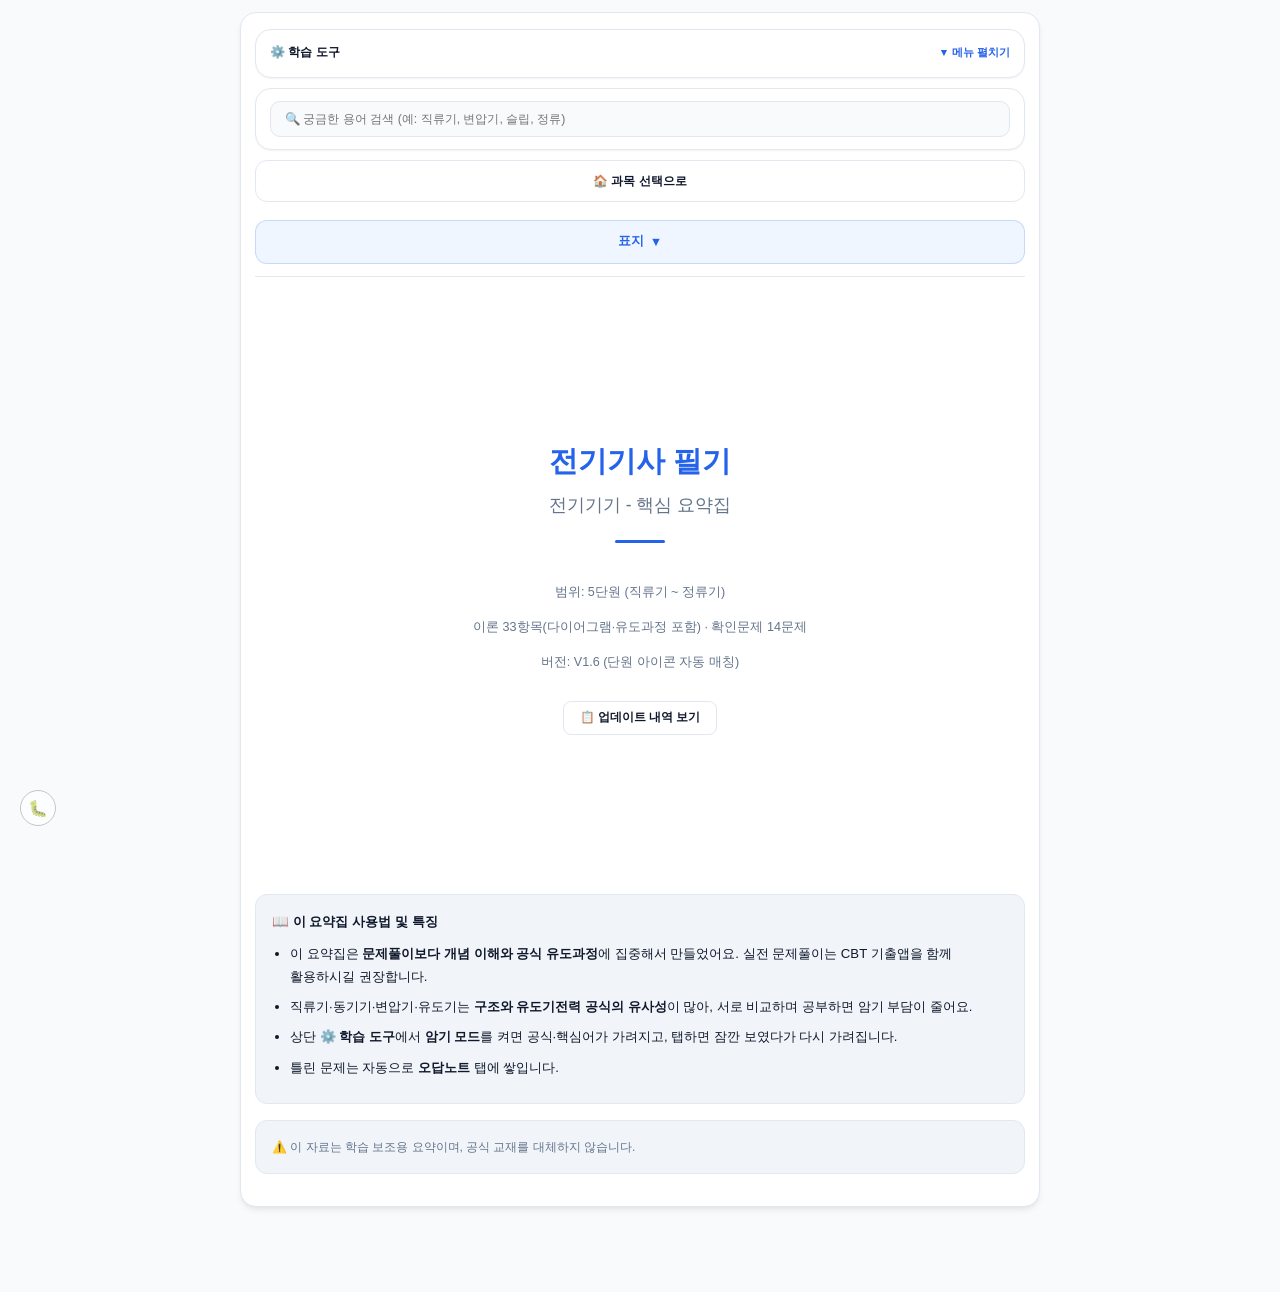
<file: machinery/index.html>
<!DOCTYPE html>
<html lang="ko">
<head>
    <meta charset="UTF-8">
    <meta name="robots" content="noindex, nofollow">
    <meta name="viewport" content="width=device-width, initial-scale=1.0, maximum-scale=1.0, user-scalable=no">
    <title>전기기사 - 전기기기 핵심 요약집</title>
    <link rel="stylesheet" href="style.css">
    <link rel="manifest" href="manifest.json">
    <meta name="theme-color" content="#2563eb">
    <link rel="icon" href="icon-192.png">
    <link rel="apple-touch-icon" href="icon-192.png">
    <meta name="mobile-web-app-capable" content="yes">
    <meta name="apple-mobile-web-app-capable" content="yes">
    <meta name="apple-mobile-web-app-status-bar-style" content="black-translucent">
    <meta name="apple-mobile-web-app-title" content="전기 전기기기">
</head>
<body>

    <div class="container" id="app-viewport">

        <div id="exit-confirm-overlay" class="exit-confirm-overlay" style="display:none;">
            <div class="exit-confirm-box">
                <p class="exit-confirm-title">오늘 공부 정말 여기까지 하실 건가요?</p>
                <div class="exit-confirm-btns">
                    <button class="font-btn" onclick="cancelExitApp()">아니, 조만간 올게</button>
                    <button class="font-btn" style="background-color:#ef4444; color:#ffffff; border-color:#ef4444;" onclick="confirmExitApp()">응, 여기까지가 한계야</button>
                </div>
            </div>
        </div>

        <div class="control-bar-group">
            <div class="panel-toggle-bar" onclick="toggleTopPanel()">
                <span class="panel-toggle-title"><span>⚙️ 학습 도구</span></span>
                <span class="panel-toggle-btn" id="panel-toggle-btn-text">▼ 메뉴 펼치기</span>
            </div>

            <div id="collapsible-control-content" class="collapsed">
                <div class="tool-divider-solid"></div>

                <div class="tool-flat-section">
                    <div class="font-control-row">
                        <span class="tool-label">🔤 글자 크기</span>
                        <div class="segmented-font-group">
                            <button class="seg-font-btn" onclick="changeFontSize(-1)">가-</button>
                            <button class="seg-font-btn" onclick="resetFontSize()">기본</button>
                            <button class="seg-font-btn" onclick="changeFontSize(1)">가+</button>
                        </div>
                    </div>
                    <div class="mode-btn-grid" style="margin-top: 4px;">
                        <button class="mode-item-btn" id="memorize-toggle-btn" onclick="toggleMemorizeMode()">🙈 암기 OFF</button>
                        <button class="mode-item-btn" id="chosung-toggle-btn" onclick="toggleChosungMode()">💡 초성 퀴즈</button>
                        <button class="mode-item-btn" id="darkmode-toggle-btn" onclick="toggleDarkMode()">🌙 야간</button>
                    </div>
                    <button class="backup-action-btn" id="tab-menu-style-btn" onclick="toggleTabMenuStyle()" style="width:100%; margin-top:8px;">▾ 탭 메뉴: 드롭다운형</button>
                    <button class="backup-action-btn" id="notify-toggle-btn" onclick="toggleDailyNotify()" style="width:100%; margin-top:8px;">🔔 매일 알림 켜기</button>
                </div>

                <div class="tool-divider-dashed"></div>

                <div class="tool-flat-section">
                    <span class="tool-label">💾 내 학습 데이터 보호</span>
                    <div class="backup-btn-grid">
                        <button class="backup-action-btn" onclick="exportUserData()">📥 메모·진도 백업</button>
                        <button class="backup-action-btn" onclick="document.getElementById('import-file-input').click()">📤 백업 복원</button>
                        <input type="file" id="import-file-input" style="display:none;" accept=".json" onchange="importUserData(event)">
                    </div>
                    <button class="backup-action-btn" onclick="resetAppData()" style="width:100%; margin-top:8px; background-color:#fee2e2; color:#991b1b; border-color:#fecaca;">🗑️ 이 앱 데이터 전체 초기화</button>
                </div>

                <div class="tool-flat-section">
                    <span class="tool-label">🗓️ 필기시험일 설정</span>
                    <div style="display:flex; gap:6px; margin-top:6px;">
                        <input type="date" id="exam-date-input" class="mini-text-input" style="flex:1;">
                        <button class="font-btn" onclick="setExamDate()">설정</button>
                    </div>
                    <p style="font-size:0.75em; color:var(--text-sub); margin:6px 0 0 0;">※ 정확한 회차 일정은 큐넷(Q-Net)에서 꼭 확인하세요.</p>
                </div>

                <div class="dday-quote-bar">
                    <div class="dday-capsule" id="exam-dday-badge">시험일 미설정</div>
                    <div class="daily-quote-text" id="daily-quote-box">문구 로딩 중...</div>
                </div>

                <div class="progress-box">
                    <div class="progress-header">
                        <span>📊 단원 학습 진도율</span>
                        <span id="progress-text">0 / 5 (0%)</span>
                    </div>
                    <div class="progress-bar-track"><div class="progress-bar-fill" id="progress-fill"></div></div>
                </div>

                <div class="timer-row" id="timer-control-bar" style="display: none;">
                    <span class="tool-label">⏱️ 표시시간</span>
                    <div class="segmented-font-group">
                        <button class="seg-font-btn active" id="timer-btn-3" onclick="setTimerSec(3)">3초</button>
                        <button class="seg-font-btn" id="timer-btn-5" onclick="setTimerSec(5)">5초</button>
                        <button class="seg-font-btn" id="timer-btn-0" onclick="setTimerSec(0)">누를때만</button>
                    </div>
                </div>
            </div>
        </div>

        <div class="control-bar-group">
            <div class="search-box-container">
                <input type="text" id="search-input" class="search-input" placeholder="🔍 궁금한 용어 검색 (예: 직류기, 변압기, 슬립, 정류)" oninput="handleSearch()">
                <button class="search-clear-btn" id="search-clear-btn" onclick="clearSearch()">✕</button>
                <div id="search-results" class="search-results-list"></div>
            </div>
        </div>

        <a href="../index.html" style="display:flex; align-items:center; justify-content:center; gap:6px; text-decoration:none; background-color: var(--card-bg); color: var(--text-color); border:1px solid var(--border-color); border-radius: var(--radius-md); padding:10px; margin-bottom:10px; font-weight:800; font-size:0.85em;">🏠 과목 선택으로</a>

        <div class="tab-menu-wrapper">
            <div class="tab-dropdown" id="tab-dropdown-container">
                <button class="tab-dropdown-toggle" onclick="toggleTabDropdown()" style="display: flex; justify-content: center; align-items: center; width: 100%; position: relative; background-color: var(--primary-light); color: var(--primary); border: 1px solid rgba(37, 99, 235, 0.2); padding: 12px 16px; border-radius: var(--radius-md); font-weight: 800; font-size: 0.9em; cursor: pointer; min-height: 44px;">
                    <span style="display: inline-flex; align-items: center; gap: 6px;">
                        <span id="tab-dropdown-label">표지</span>
                        <span id="tab-dropdown-arrow">▼</span>
                    </span>
                </button>
                <div class="tab-dropdown-list" id="tab-dropdown-list">
                    <button class="tab-btn active" onclick="openTab(event, 'tab-cover')">표지</button>
                    <button class="tab-btn" onclick="openTab(event, 'tab-study')">📘 단원학습 (5단원)</button>
                    <button class="tab-btn" onclick="openTab(event, 'tab-exam')">🎲 랜덤 모의고사</button>
                    <button class="tab-btn" onclick="openTab(event, 'tab-wrong')">📕 오답노트</button>
                </div>
            </div>
        </div>

        <!-- 표지 탭 -->
        <div id="tab-cover" class="tab-content active">
            <div class="cover-page">
                <div class="cover-title">전기기사 필기</div>
                <div class="cover-subtitle">전기기기 - 핵심 요약집</div>
                <div class="cover-divider"></div>
                <div class="cover-info">
                    <p>범위: 5단원 (직류기 ~ 정류기)</p>
                    <p>이론 33항목(다이어그램·유도과정 포함) · 확인문제 14문제</p>
                    <p>버전: V1.6 (단원 아이콘 자동 매칭)</p>
                </div>
                <div style="margin-top: 14px;">
                    <button class="font-btn" id="changelog-toggle-btn" onclick="toggleChangelog()" style="font-size: 0.85em; padding: 8px 16px;">📋 업데이트 내역 보기</button>
                </div>
                <div id="changelog-panel" class="box" style="display: none; margin-top: 14px; text-align: left; max-width: 480px; margin-left: auto; margin-right: auto;">
                    <div style="font-weight: 700; margin-bottom: 10px; color: var(--primary);">📋 업데이트 내역</div>

                    <div style="margin-bottom: 12px;">
                        <div style="font-weight: 700; font-size: 0.95em;">V1.6 <span style="font-weight:400; color:var(--text-sub); font-size:0.85em;">- 단원 아이콘 자동 매칭</span></div>
                        <ul style="margin: 4px 0 0 0; padding-left: 18px; font-size: 0.88em; color: var(--text-sub);">
                            <li>단원 목록의 아이콘이 제목 키워드(전력·자기·교류·회로 등)에 따라 자동으로 달라지도록 개선 (기존엔 전부 📘로 통일)</li>
                        </ul>
                    </div>

                    <div style="margin-bottom: 12px;">
                        <div style="font-weight: 700; font-size: 0.95em;">V1.5 <span style="font-weight:400; color:var(--text-sub); font-size:0.85em;">- UI 피드백 반영</span></div>
                        <ul style="margin: 4px 0 0 0; padding-left: 18px; font-size: 0.88em; color: var(--text-sub);">
                            <li>상단 「학습 도구」 영역 높이 축소, 검색창과 간격 좁힘</li>
                            <li>단원 목록의 파란 원형 번호 뱃지를 단순 숫자 표기로 변경 (색상 혼선 방지)</li>
                            <li>펜 필기 툴바와 본문 사이 구분선 추가</li>
                            <li>본문 제목(h2)을 번호/제목/부제 구조로 정리</li>
                        </ul>
                    </div>

                    <div style="margin-bottom: 12px;">
                        <div style="font-weight: 700; font-size: 0.95em;">V1.4 <span style="font-weight:400; color:var(--text-sub); font-size:0.85em;">- 단원 목록 디자인 개선</span></div>
                        <ul style="margin: 4px 0 0 0; padding-left: 18px; font-size: 0.88em; color: var(--text-sub);">
                            <li>단원 목록 카드에 번호 원형 뱃지 + 아이콘 추가</li>
                            <li>표(table) 헤더·여백 대비 강화 및 줄무늬 배경 추가</li>
                        </ul>
                    </div>

                    <div style="margin-bottom: 12px;">
                        <div style="font-weight: 700; font-size: 0.95em;">V1.3 <span style="font-weight:400; color:var(--text-sub); font-size:0.85em;">- 표 반응형 개선</span></div>
                        <ul style="margin: 4px 0 0 0; padding-left: 18px; font-size: 0.88em; color: var(--text-sub);">
                            <li>비교표(표)가 좁은 화면에서 별도로 가로 스크롤되어 펜 필기와 어긋나던 문제 수정</li>
                            <li>좁은 화면에서는 표가 카드형으로 세로 스택되어 스크롤 없이 한 번에 읽을 수 있음</li>
                        </ul>
                    </div>

                    <div style="margin-bottom: 12px;">
                        <div style="font-weight: 700; font-size: 0.95em;">V1.2 <span style="font-weight:400; color:var(--text-sub); font-size:0.85em;">- 업데이트 내역 패널 및 디버그 버튼 추가</span></div>
                        <ul style="margin: 4px 0 0 0; padding-left: 18px; font-size: 0.88em; color: var(--text-sub);">
                            <li>표지에 업데이트 내역(변경 이력) 패널 신설</li>
                            <li>좌측 하단 🐛 필기 디버그 버튼 추가 (펜/터치 입력 로그 확인용)</li>
                        </ul>
                    </div>

                    <div style="margin-bottom: 12px;">
                        <div style="font-weight: 700; font-size: 0.95em;">V1.1 <span style="font-weight:400; color:var(--text-sub); font-size:0.85em;">- 필기 툴바 스타일 누락 수정</span></div>
                        <ul style="margin: 4px 0 0 0; padding-left: 18px; font-size: 0.88em; color: var(--text-sub);">
                            <li>필기 펜/형광펜/지우개 툴바 스타일(CSS)이 누락되어 버튼이 줄바꿈되고 색상 점이 안 보이던 문제 수정</li>
                        </ul>
                    </div>

                    <div style="margin-bottom: 12px;">
                        <div style="font-weight: 700; font-size: 0.95em;">V1.0</div>
                        <ul style="margin: 4px 0 0 0; padding-left: 18px; font-size: 0.88em; color: var(--text-sub);">
                            <li>최초 배포 (그 이전 세부 변경 내역은 별도로 기록되지 않았습니다)</li>
                        </ul>
                    </div>
                </div>
            </div>
            <div class="box">
                <b>📖 이 요약집 사용법 및 특징</b>
                <ul style="margin: 10px 0 0 0; padding-left: 18px; line-height: 1.7;">
                    <li>이 요약집은 <b>문제풀이보다 개념 이해와 공식 유도과정</b>에 집중해서 만들었어요. 실전 문제풀이는 CBT 기출앱을 함께 활용하시길 권장합니다.</li>
                    <li>직류기·동기기·변압기·유도기는 <b>구조와 유도기전력 공식의 유사성</b>이 많아, 서로 비교하며 공부하면 암기 부담이 줄어요.</li>
                    <li>상단 <b>⚙️ 학습 도구</b>에서 <b>암기 모드</b>를 켜면 공식·핵심어가 가려지고, 탭하면 잠깐 보였다가 다시 가려집니다.</li>
                    <li>틀린 문제는 자동으로 <b>오답노트</b> 탭에 쌓입니다.</li>
                </ul>
            </div>
            <div class="box" style="font-size:0.85em; color:var(--text-sub);">
                ⚠️ 이 자료는 학습 보조용 요약이며, 공식 교재를 대체하지 않습니다.
            </div>
        </div>

        <!-- 단원학습 탭 -->
        <div id="tab-study" class="tab-content">
            <h1>전기기기 - <br>📘 단원학습</h1>
            <div style="text-align: right; font-size: 0.8em; color: var(--text-sub); margin-top: 4px; margin-bottom: 12px;">
                <span>전기기기 5단원 · 확인문제 14문제</span>
            </div>
            <div style="display: flex; justify-content: flex-end; margin-bottom: 10px;">
                <button class="font-btn" onclick="filterBookmarks()" style="font-size: 0.82em;">⭐ 북마크 모아보기</button>
            </div>

            <div id="sub-page-menu">
                <div class="sub-nav-grid" id="main-menu-grid">
                        <div class="sub-nav-card" onclick="showSubPage(1)">
                            <span>1. 직류기</span>
                            <div class="card-status-box">
                                <span class="card-done-badge" id="card-done-1" style="display:none;">✅ 완료</span>
                                <span id="card-star-1"></span>
                            </div>
                        </div>
                        <div class="sub-nav-card" onclick="showSubPage(2)">
                            <span>2. 동기기</span>
                            <div class="card-status-box">
                                <span class="card-done-badge" id="card-done-2" style="display:none;">✅ 완료</span>
                                <span id="card-star-2"></span>
                            </div>
                        </div>
                        <div class="sub-nav-card" onclick="showSubPage(3)">
                            <span>3. 변압기</span>
                            <div class="card-status-box">
                                <span class="card-done-badge" id="card-done-3" style="display:none;">✅ 완료</span>
                                <span id="card-star-3"></span>
                            </div>
                        </div>
                        <div class="sub-nav-card" onclick="showSubPage(4)">
                            <span>4. 유도기</span>
                            <div class="card-status-box">
                                <span class="card-done-badge" id="card-done-4" style="display:none;">✅ 완료</span>
                                <span id="card-star-4"></span>
                            </div>
                        </div>
                        <div class="sub-nav-card" onclick="showSubPage(5)">
                            <span>5. 정류기</span>
                            <div class="card-status-box">
                                <span class="card-done-badge" id="card-done-5" style="display:none;">✅ 완료</span>
                                <span id="card-star-5"></span>
                            </div>
                        </div>
                </div>
            </div>

                <div id="sub-page-1" class="sub-page" style="display:none;">
                    <div class="sub-page-header">
                        <div style="display:flex; align-items:center; gap:8px;">
                            <div class="page-indicator">1 / 5 PAGE</div>
                            <button class="font-btn" onclick="showSubMenu()" style="font-size:0.75em; padding:4px 8px;">📋 단원 목록</button>
                        </div>
                        <div style="display:flex; align-items:center; gap:10px;">
                            <label class="complete-check-label"><input type="checkbox" id="check-page-1" onchange="toggleComplete(1)"> 학습 완료</label>
                            <button class="bookmark-btn" id="star-btn-1" onclick="toggleBookmark(1)">☆</button>
                        </div>
                    </div>
                    <h2>1. 직류기</h2>

                <div class="highlight-box">
                    <p style="font-weight:700; margin:0 0 6px 0;">1. 직류기 기본이론</p>
                    <div style="margin:0; line-height:1.7;"><div style="text-align:center; margin:12px 0;"><svg viewBox="0 0 300 200" xmlns="http://www.w3.org/2000/svg" style="width:100%; max-width:300px; height:auto;"><circle cx="150" cy="100" r="55" fill="none" stroke="#1e293b" stroke-width="2"/><circle cx="150" cy="100" r="30" fill="none" stroke="#2563eb" stroke-width="2"/><text x="130" y="105" font-size="12" fill="#2563eb">전기자</text><text x="95" y="45" font-size="12" fill="#dc2626">계자(N)</text><text x="185" y="165" font-size="12" fill="#dc2626">계자(S)</text><rect x="140" y="150" width="20" height="15" fill="none" stroke="#16a34a" stroke-width="2"/><text x="115" y="185" font-size="11" fill="#16a34a">정류자·브러시</text></svg><div style="font-size:0.82em; color:var(--text-sub);">직류기의 기본 구조 — 계자(고정자)가 자속을 만들고, 전기자(회전자)가 도체를 통해 기전력을 유도한다</div></div>직류기는 <span class='red'>계자(자속 발생)</span>, <span class='red'>전기자(기전력 유도)</span>, <span class='red'>정류자·브러시(교류를 직류로 변환)</span>로 구성된다. 발전기와 전동기는 <span class='orange'>구조가 동일</span>하며, 외부에서 기계적 회전력을 주면 발전기, 전기를 공급하면 전동기로 동작하는 <span class='orange'>가역기기</span>다.</div>
                </div>
                <div class="highlight-box">
                    <p style="font-weight:700; margin:0 0 6px 0;">2~3. 직류발전기의 구조·전기자 권선법</p>
                    <div style="margin:0; line-height:1.7;"><div class="table-wrapper"><table class="table"><tr><th>권선법</th><th>병렬회로수(a)</th><th>특징</th></tr><tr><td>파권(직렬권)</td><td>a=2 (극수 무관)</td><td>고전압·소전류용, 균압환 불필요</td></tr><tr><td>중권(병렬권)</td><td>a=p (극수와 같음)</td><td>저전압·대전류용, 균압환 필요</td></tr></table></div></div>
                </div>
                <div class="highlight-box">
                    <p style="font-weight:700; margin:0 0 6px 0;">4. 직류발전기의 이론 - 유도기전력 공식 유도</p>
                    <div style="margin:0; line-height:1.7;">전기자가 회전하며 만드는 유도기전력은 패러데이 법칙(e=dφ/dt)에서 출발한다. 전기자 도체수 Z, 극수 P, 자속 φ, 회전속도 N[rpm], 병렬회로수 a라 하면, 각 도체에 유도되는 기전력을 모두 합산하고 병렬회로수로 나누어 정리하면 <span class='red'>E = (PZφN)/(60a) [V]</span>가 유도된다 — <span class='mint'>E ∝ φN</span>(자속과 회전속도에 비례)이라는 것이 실무적으로 가장 중요한 결론이다.</div>
                </div>
                <div class="highlight-box">
                    <p style="font-weight:700; margin:0 0 6px 0;">5. 직류발전기의 종류별 특성</p>
                    <div style="margin:0; line-height:1.7;"><div class="table-wrapper"><table class="table"><tr><th>종류</th><th>계자 연결</th><th>특성</th></tr><tr><td>타여자</td><td>별도 전원으로 계자여자</td><td>전압 조정 용이, 안정적</td></tr><tr><td>분권</td><td>전기자와 병렬</td><td>정전압 특성(부하 변화에 전압 비교적 일정)</td></tr><tr><td>직권</td><td>전기자와 직렬</td><td>부하전류가 곧 계자전류 — 무부하시 위험(전압 매우 낮음)</td></tr><tr><td>복권</td><td>분권+직권 혼합</td><td>가동복권/차동복권으로 특성 조절 가능</td></tr></table></div></div>
                </div>
                <div class="highlight-box">
                    <p style="font-weight:700; margin:0 0 6px 0;">6. 직류발전기의 병렬운전 조건</p>
                    <div style="margin:0; line-height:1.7;">① 극성이 일치할 것 ② 단자전압(정격전압)이 같을 것 ③ 외부 특성곡선이 <span class='blue'>수하특성</span>(부하 증가시 전압이 약간 감소하는 특성)일 것 ④ 직권·복권 발전기는 <span class='red'>균압선(균압모선)</span>을 연결해 부하분담을 안정시켜야 한다(한쪽 전류가 증가하면 그 계자를 약화시켜 균형을 맞추는 원리).</div>
                </div>
                <div class="highlight-box">
                    <p style="font-weight:700; margin:0 0 6px 0;">7. 직류전동기의 이론 - 토크 공식 유도</p>
                    <div style="margin:0; line-height:1.7;">전동기의 토크는 전기자에 작용하는 힘(F=BIl)과 반지름의 곱을 모든 도체에 대해 합산해 얻는다. 발전기의 유도기전력 공식과 같은 논리로 유도하면 <span class='red'>T = (PZφIa)/(2πa) [N·m]</span>가 나온다. 역기전력 E=(PZφN)/(60a)와 비교하면 <span class='mint'>T ∝ φIa</span>(자속과 전기자전류에 비례)라는 관계가 대응된다.</div>
                </div>
                <div class="highlight-box">
                    <p style="font-weight:700; margin:0 0 6px 0;">8. 직류전동기의 종류별 속도-토크 특성</p>
                    <div style="margin:0; line-height:1.7;"><div class="table-wrapper"><table class="table"><tr><th>종류</th><th>속도 특성</th><th>토크 특성</th><th>용도</th></tr><tr><td>분권전동기</td><td>부하 변화에 거의 일정(정속도)</td><td>토크는 전기자전류에 비례</td><td>공작기계 등</td></tr><tr><td>직권전동기</td><td>부하 감소시 속도 급상승(무부하 위험)</td><td>기동토크가 매우 큼</td><td>전동차·기중기</td></tr><tr><td>복권전동기</td><td>분권과 직권의 중간 특성</td><td>중간 정도</td><td>절충 용도</td></tr></table></div></div>
                </div>
                <div class="highlight-box">
                    <p style="font-weight:700; margin:0 0 6px 0;">9. 직류전동기의 속도제어 및 기동법</p>
                    <div style="margin:0; line-height:1.7;">속도제어 3가지: <span class='red'>계자제어</span>(계자전류 조절→φ 변화, 정출력 제어) / <span class='red'>저항제어</span>(전기자 회로에 저항 삽입, 효율 낮음) / <span class='red'>전압제어</span>(공급전압 조절, 워드-레오나드 방식 등, 광범위하고 효율적인 속도제어 가능). 기동 시에는 <span class='blue'>기동전류가 매우 커지므로(초기 역기전력=0) 기동저항기를 전기자에 직렬로 삽입</span>해 전류를 제한한다.</div>
                </div>
                <div class="highlight-box">
                    <p style="font-weight:700; margin:0 0 6px 0;">10. 직류기의 효율 및 손실</p>
                    <div style="margin:0; line-height:1.7;">규약효율 η=출력/(출력+손실)×100[%]로 계산한다(입력을 직접 측정하기 어려운 대형기에서 사용). 손실은 <span class='blue'>동손</span>(전기자·계자 저항손), <span class='blue'>철손</span>(히스테리시스손+와전류손), <span class='blue'>기계손</span>(마찰·풍손)으로 구분되며, <span class='red'>고정손(철손+기계손)=부하손(동손)일 때 최대효율</span>이 된다(변압기의 최대효율 조건과 동일한 논리).</div>
                </div>
                <div class="highlight-box">
                    <p style="font-weight:700; margin:0 0 6px 0;">11. 특수 직류기</p>
                    <div style="margin:0; line-height:1.7;">서보모터(정밀 위치·속도제어용), 앰플리다인(전력증폭용 특수발전기) 등이 있으며, 기본 원리는 앞서 배운 직류기 이론과 동일하고 용도에 맞게 구조가 특화된 것이다.</div>
                </div>

                    <div class="quiz-sec-header">
                        <span class="quiz-sec-title">✏️ 단원 확인문제 (3문제)</span>
                    </div>
                    <div class="score-board"><span id="score-unit-quiz-1">점수: 0 / 100점 (정답 0 / 3문제)</span></div>
                    <div id="unit-quiz-1" data-scoreboard="true">
                <div class="box quiz-box" id="box-u1-1" data-qid="u1-1">
                    <button class="font-btn" onclick="resetAnswer('u1-1')" style="float:right; font-size:0.75em; padding:4px 8px;">🔄 초기화</button>
                    <p class="quiz-q-title" style="font-weight:bold; margin-top:0;">Q1. 직류발전기의 유도기전력 E=(PZφN)/(60a)에서, E는 자속φ와 회전속도N에 대해 어떤 관계인가? (한글로, 예: 비례) <span class="blue_nb" style="font-size:0.8em;">(단답형)</span></p>
                    <div style="display:flex; gap:6px; margin:12px 0;">
                        <input type="text" id="input-u1-1" class="mini-text-input" placeholder="정답 입력" style="max-width:180px;">
                        <button class="font-btn" onclick="checkAnswerByInput('u1-1', document.getElementById('input-u1-1'), ['비례'])">확인</button>
                    </div>
                    <div id="q-result-u1-1" style="margin-top:10px; font-weight:bold; display:none;"></div>
                    <div id="q-expl-u1-1" class="note" style="display:none;">💡 해설: E는 φN에 비례합니다(E∝φN).</div>
                </div>
                <div class="box quiz-box" id="box-u1-2" data-qid="u1-2">
                    <button class="font-btn" onclick="resetAnswer('u1-2')" style="float:right; font-size:0.75em; padding:4px 8px;">🔄 초기화</button>
                    <p class="quiz-q-title" style="font-weight:bold; margin-top:0;">Q2. 파권(직렬권)의 병렬회로수 a는 극수와 관계없이 얼마인가?</p>
                    <div class="quiz-opt-grid" style="display:grid; grid-template-columns:1fr 1fr; gap:8px; margin:12px 0;">
<button class="font-btn opt-btn" onclick="checkAnswerByText('u1-2', this, '2')">1</button>
<button class="font-btn opt-btn" onclick="checkAnswerByText('u1-2', this, '2')">2</button>
<button class="font-btn opt-btn" onclick="checkAnswerByText('u1-2', this, '2')">극수와 같음</button>
<button class="font-btn opt-btn" onclick="checkAnswerByText('u1-2', this, '2')">4</button>
                    </div>
                    <div id="q-result-u1-2" style="margin-top:10px; font-weight:bold; display:none;"></div>
                    <div id="q-expl-u1-2" class="note" style="display:none;">💡 해설: 파권의 병렬회로수는 극수와 무관하게 항상 2입니다.</div>
                </div>
                <div class="box quiz-box" id="box-u1-3" data-qid="u1-3">
                    <button class="font-btn" onclick="resetAnswer('u1-3')" style="float:right; font-size:0.75em; padding:4px 8px;">🔄 초기화</button>
                    <p class="quiz-q-title" style="font-weight:bold; margin-top:0;">Q3. 직류기에서 고정손과 부하손이 같아질 때는?</p>
                    <div class="quiz-opt-grid" style="display:grid; grid-template-columns:1fr 1fr; gap:8px; margin:12px 0;">
<button class="font-btn opt-btn" onclick="checkAnswerByText('u1-3', this, '최대효율')">최소효율</button>
<button class="font-btn opt-btn" onclick="checkAnswerByText('u1-3', this, '최대효율')">최대효율</button>
<button class="font-btn opt-btn" onclick="checkAnswerByText('u1-3', this, '최대효율')">기동 시</button>
<button class="font-btn opt-btn" onclick="checkAnswerByText('u1-3', this, '최대효율')">무부하 시</button>
                    </div>
                    <div id="q-result-u1-3" style="margin-top:10px; font-weight:bold; display:none;"></div>
                    <div id="q-expl-u1-3" class="note" style="display:none;">💡 해설: 고정손(철손+기계손)=부하손(동손)일 때 최대효율이 됩니다.</div>
                </div>
                    </div>
                    <div style="text-align:center; margin:10px 0 20px 0; display:flex; gap:6px; justify-content:center; flex-wrap:wrap;">
                        <button class="font-btn" onclick="shuffleSection('unit-quiz-1')" style="background-color:#8b5cf6; color:#fff;">🔀 순서 섞기</button>
                        <button class="font-btn" onclick="resetAllInContainer('unit-quiz-1')" style="background-color:#ef4444; color:#fff;">🔄 전체 초기화</button>
                    </div>

                    <div class="page-memo-section">
                        <p class="page-memo-title">📝 나만의 메모</p>
                        <textarea id="memo-input-1" class="page-memo-textarea" placeholder="이 단원에서 헷갈리는 부분을 적어보세요." onblur="savePageMemo(1)"></textarea>
                    </div>
                </div>

                <div id="sub-page-2" class="sub-page" style="display:none;">
                    <div class="sub-page-header">
                        <div style="display:flex; align-items:center; gap:8px;">
                            <div class="page-indicator">2 / 5 PAGE</div>
                            <button class="font-btn" onclick="showSubMenu()" style="font-size:0.75em; padding:4px 8px;">📋 단원 목록</button>
                        </div>
                        <div style="display:flex; align-items:center; gap:10px;">
                            <label class="complete-check-label"><input type="checkbox" id="check-page-2" onchange="toggleComplete(2)"> 학습 완료</label>
                            <button class="bookmark-btn" id="star-btn-2" onclick="toggleBookmark(2)">☆</button>
                        </div>
                    </div>
                    <h2>2. 동기기</h2>

                <div class="highlight-box">
                    <p style="font-weight:700; margin:0 0 6px 0;">1~2. 동기발전기의 원리와 구조</p>
                    <div style="margin:0; line-height:1.7;">동기발전기는 <span class='red'>회전자계</span>를 이용해 고정자(전기자)에 기전력을 유도한다. 회전자에 계자를 두고 회전시키는 <span class='blue'>회전계자형</span>이 대부분(대용량·고전압에 유리, 전기자가 고정되어 절연·냉각이 쉬움)이며, 극의 모양에 따라 <span class='blue'>돌극형</span>(저속·수차발전기)과 <span class='blue'>비돌극형(원통형)</span>(고속·터빈발전기)으로 나뉜다.</div>
                </div>
                <div class="highlight-box">
                    <p style="font-weight:700; margin:0 0 6px 0;">3. 동기발전기의 권선법</p>
                    <div style="margin:0; line-height:1.7;"><div class="table-wrapper"><table class="table"><tr><th>권선법</th><th>비교 대상</th><th>목적·효과</th></tr><tr><td>분포권</td><td>집중권</td><td>고조파 감소, 열 분산良, 기전력은 집중권보다 약간 작아짐(분포계수 Kd)</td></tr><tr><td>단절권</td><td>전절권</td><td>고조파 감소, 코일 길이 절약, 기전력이 전절권보다 작아짐(단절계수 Kp)</td></tr></table></div>실제 기전력은 이상적인 값에 분포계수와 단절계수를 곱해서 구한다(권선계수 Kw=Kd×Kp).</div>
                </div>
                <div class="highlight-box">
                    <p style="font-weight:700; margin:0 0 6px 0;">4. 동기발전기의 이론 - 유도기전력 공식 유도</p>
                    <div style="margin:0; line-height:1.7;">1상의 유도기전력은 코일 1개의 기전력(4.44fφN, 변압기와 같은 형태)에 권선계수 Kw를 곱해서 구한다: <span class='red'>E = 4.44fNφKw [V]</span> (f: 주파수, N: 1상 직렬권수, φ: 극당 자속). 회전자계의 회전속도(동기속도)는 <span class='blue'>Ns = 120f/P [rpm]</span> (P: 극수)로 정해진다.</div>
                </div>
                <div class="highlight-box">
                    <p style="font-weight:700; margin:0 0 6px 0;">5. 동기발전기의 특성 - 전기자반작용과 단락비</p>
                    <div style="margin:0; line-height:1.7;">부하전류가 만드는 자속이 주자속에 영향을 주는 현상을 <span class='red'>전기자반작용</span>이라 한다(역률에 따라 감자작용/증자작용/교차자화작용으로 구분). <span class='blue'>단락비</span>는 무부하포화곡선과 3상단락곡선으로부터 구하며, <span class='orange'>단락비가 클수록</span> 전기자반작용이 작고 안정도가 높지만 철의 사용량이 많아져 가격이 비싸진다(수차발전기는 단락비가 크고, 터빈발전기는 작은 편).</div>
                </div>
                <div class="highlight-box">
                    <p style="font-weight:700; margin:0 0 6px 0;">6. 동기발전기의 병렬운전 조건</p>
                    <div style="margin:0; line-height:1.7;">① 기전력의 크기가 같을 것 ② 위상이 같을 것 ③ 주파수가 같을 것 ④ 파형이 같을 것 ⑤ 상회전 방향이 같을 것(3상). 조건이 어긋나면 <span class='red'>난조(hunting)</span>(부하 급변 시 회전자가 진동하는 현상)가 발생할 수 있으며, 이를 억제하기 위해 <span class='blue'>제동권선</span>을 설치한다.</div>
                </div>
                <div class="highlight-box">
                    <p style="font-weight:700; margin:0 0 6px 0;">7. 동기전동기</p>
                    <div style="margin:0; line-height:1.7;">동기전동기는 <span class='mint'>부하가 변해도 항상 동기속도로 일정하게 회전</span>한다는 것이 가장 큰 특징이다(슬립이 없음). 계자전류를 조절하면 역률을 진상·지상 어느 쪽으로도 조정할 수 있어 이 특성을 나타낸 곡선을 <span class='red'>V곡선(위상특성곡선)</span>이라 한다 — 역률 개선용으로 동기전동기를 사용하는 이유가 여기에 있다. 기동토크가 없어 별도의 기동법(자기기동법 등)이 필요하다.</div>
                </div>

                    <div class="quiz-sec-header">
                        <span class="quiz-sec-title">✏️ 단원 확인문제 (3문제)</span>
                    </div>
                    <div class="score-board"><span id="score-unit-quiz-2">점수: 0 / 100점 (정답 0 / 3문제)</span></div>
                    <div id="unit-quiz-2" data-scoreboard="true">
                <div class="box quiz-box" id="box-u2-1" data-qid="u2-1">
                    <button class="font-btn" onclick="resetAnswer('u2-1')" style="float:right; font-size:0.75em; padding:4px 8px;">🔄 초기화</button>
                    <p class="quiz-q-title" style="font-weight:bold; margin-top:0;">Q1. 동기속도 Ns = 120f/(   )에서 괄호 안은? (알파벳 1글자) <span class="blue_nb" style="font-size:0.8em;">(단답형)</span></p>
                    <div style="display:flex; gap:6px; margin:12px 0;">
                        <input type="text" id="input-u2-1" class="mini-text-input" placeholder="정답 입력" style="max-width:180px;">
                        <button class="font-btn" onclick="checkAnswerByInput('u2-1', document.getElementById('input-u2-1'), ['P'])">확인</button>
                    </div>
                    <div id="q-result-u2-1" style="margin-top:10px; font-weight:bold; display:none;"></div>
                    <div id="q-expl-u2-1" class="note" style="display:none;">💡 해설: Ns = 120f/P 입니다(P: 극수).</div>
                </div>
                <div class="box quiz-box" id="box-u2-2" data-qid="u2-2">
                    <button class="font-btn" onclick="resetAnswer('u2-2')" style="float:right; font-size:0.75em; padding:4px 8px;">🔄 초기화</button>
                    <p class="quiz-q-title" style="font-weight:bold; margin-top:0;">Q2. 동기발전기의 유도기전력 공식으로 옳은 것은?</p>
                    <div class="quiz-opt-grid" style="display:grid; grid-template-columns:1fr 1fr; gap:8px; margin:12px 0;">
<button class="font-btn opt-btn" onclick="checkAnswerByText('u2-2', this, 'E=4.44fNφKw')">E=4.44fNφKw</button>
<button class="font-btn opt-btn" onclick="checkAnswerByText('u2-2', this, 'E=4.44fNφKw')">E=PZφN/60a</button>
<button class="font-btn opt-btn" onclick="checkAnswerByText('u2-2', this, 'E=4.44fNφKw')">E=BIl</button>
<button class="font-btn opt-btn" onclick="checkAnswerByText('u2-2', this, 'E=4.44fNφKw')">E=IR</button>
                    </div>
                    <div id="q-result-u2-2" style="margin-top:10px; font-weight:bold; display:none;"></div>
                    <div id="q-expl-u2-2" class="note" style="display:none;">💡 해설: 동기발전기의 유도기전력은 E=4.44fNφKw 입니다.</div>
                </div>
                <div class="box quiz-box" id="box-u2-3" data-qid="u2-3">
                    <button class="font-btn" onclick="resetAnswer('u2-3')" style="float:right; font-size:0.75em; padding:4px 8px;">🔄 초기화</button>
                    <p class="quiz-q-title" style="font-weight:bold; margin-top:0;">Q3. 동기전동기의 계자전류를 조절해 역률을 진상·지상으로 바꿀 수 있는 특성을 나타낸 곡선은?</p>
                    <div class="quiz-opt-grid" style="display:grid; grid-template-columns:1fr 1fr; gap:8px; margin:12px 0;">
<button class="font-btn opt-btn" onclick="checkAnswerByText('u2-3', this, 'V곡선(위상특성곡선)')">토크-속도곡선</button>
<button class="font-btn opt-btn" onclick="checkAnswerByText('u2-3', this, 'V곡선(위상특성곡선)')">V곡선(위상특성곡선)</button>
<button class="font-btn opt-btn" onclick="checkAnswerByText('u2-3', this, 'V곡선(위상특성곡선)')">무부하포화곡선</button>
<button class="font-btn opt-btn" onclick="checkAnswerByText('u2-3', this, 'V곡선(위상특성곡선)')">외부특성곡선</button>
                    </div>
                    <div id="q-result-u2-3" style="margin-top:10px; font-weight:bold; display:none;"></div>
                    <div id="q-expl-u2-3" class="note" style="display:none;">💡 해설: V곡선은 동기전동기의 계자전류에 따른 역률 변화 특성을 나타냅니다.</div>
                </div>
                    </div>
                    <div style="text-align:center; margin:10px 0 20px 0; display:flex; gap:6px; justify-content:center; flex-wrap:wrap;">
                        <button class="font-btn" onclick="shuffleSection('unit-quiz-2')" style="background-color:#8b5cf6; color:#fff;">🔀 순서 섞기</button>
                        <button class="font-btn" onclick="resetAllInContainer('unit-quiz-2')" style="background-color:#ef4444; color:#fff;">🔄 전체 초기화</button>
                    </div>

                    <div class="page-memo-section">
                        <p class="page-memo-title">📝 나만의 메모</p>
                        <textarea id="memo-input-2" class="page-memo-textarea" placeholder="이 단원에서 헷갈리는 부분을 적어보세요." onblur="savePageMemo(2)"></textarea>
                    </div>
                </div>

                <div id="sub-page-3" class="sub-page" style="display:none;">
                    <div class="sub-page-header">
                        <div style="display:flex; align-items:center; gap:8px;">
                            <div class="page-indicator">3 / 5 PAGE</div>
                            <button class="font-btn" onclick="showSubMenu()" style="font-size:0.75em; padding:4px 8px;">📋 단원 목록</button>
                        </div>
                        <div style="display:flex; align-items:center; gap:10px;">
                            <label class="complete-check-label"><input type="checkbox" id="check-page-3" onchange="toggleComplete(3)"> 학습 완료</label>
                            <button class="bookmark-btn" id="star-btn-3" onclick="toggleBookmark(3)">☆</button>
                        </div>
                    </div>
                    <h2>3. 변압기</h2>

                <div class="highlight-box">
                    <p style="font-weight:700; margin:0 0 6px 0;">1. 변압기의 원리</p>
                    <div style="margin:0; line-height:1.7;">변압기는 <span class='red'>상호유도 작용</span>을 이용해 교류 전압을 변환하는 정지기기다(회로이론 5단원의 이상변압기 이론이 그대로 적용됨). 권수비 <span class='red'>a = N1/N2 = V1/V2 = I2/I1</span>.</div>
                </div>
                <div class="highlight-box">
                    <p style="font-weight:700; margin:0 0 6px 0;">2. 변압기의 등가회로</p>
                    <div style="margin:0; line-height:1.7;"><div style="text-align:center; margin:12px 0;"><svg viewBox="0 0 300 110" xmlns="http://www.w3.org/2000/svg" style="width:100%; max-width:300px; height:auto;"><defs><marker id="arT" markerWidth="8" markerHeight="8" refX="6" refY="3" orient="auto"><polygon points="0 0,7 3,0 6" fill="#1e293b"/></marker></defs><line x1="10" y1="70" x2="40" y2="70" stroke="#1e293b" stroke-width="2"/><path d="M 40 55 l 6 -4 l 6 8 l 6 -8 l 6 8 l 6 -4" fill="none" stroke="#dc2626" stroke-width="1.5"/><text x="45" y="45" font-size="10" fill="#dc2626">r1</text><path d="M 70 55 l 5 4 l -5 4 l 5 4 l -5 4 l 5 4" fill="none" stroke="#2563eb" stroke-width="1.5" transform="rotate(90 75 70)"/><text x="80" y="45" font-size="10" fill="#2563eb">x1</text><line x1="90" y1="70" x2="110" y2="70" stroke="#1e293b" stroke-width="2"/><line x1="110" y1="40" x2="110" y2="100" stroke="#16a34a" stroke-width="2"/><text x="112" y="35" font-size="10" fill="#16a34a">여자어드미턴스</text><line x1="110" y1="70" x2="150" y2="70" stroke="#1e293b" stroke-width="2"/><path d="M 150 55 l 6 -4 l 6 8 l 6 -8 l 6 8 l 6 -4" fill="none" stroke="#dc2626" stroke-width="1.5"/><text x="155" y="45" font-size="10" fill="#dc2626">r2'</text><line x1="180" y1="70" x2="220" y2="70" stroke="#1e293b" stroke-width="2" marker-end="url(#arT)"/><text x="222" y="65" font-size="10">부하로</text></svg><div style="font-size:0.82em; color:var(--text-sub);">변압기의 1차 환산 등가회로 — 1차·2차 저항/리액턴스를 하나의 회로로 통합</div></div>2차측 임피던스를 1차측으로 환산할 때는 <span class='blue'>권수비의 제곱(a²)</span>을 곱한다: r2'=a²r2, x2'=a²x2. 이렇게 하면 변압기 전체를 <span class='orange'>하나의 등가 임피던스 회로</span>로 단순화해 전압강하·손실을 계산할 수 있다.</div>
                </div>
                <div class="highlight-box">
                    <p style="font-weight:700; margin:0 0 6px 0;">3. 변압기의 손실 및 효율 - 최대효율조건 유도</p>
                    <div style="margin:0; line-height:1.7;">손실은 부하에 관계없이 일정한 <span class='red'>철손(Pi)</span>과 부하전류의 제곱에 비례하는 <span class='red'>동손(Pc=I²r)</span>으로 나뉜다. 효율 η=출력/(출력+철손+동손)이며, 부하율 k에 대해 동손은 k²Pc(정격 시 동손)로 변한다. 효율을 k에 대해 미분해 0으로 놓으면 <span class='red'>철손 = k²×(정격 동손)</span>일 때, 즉 <span class='mint'>철손=동손일 때 최대효율</span>이 된다는 조건이 유도된다(직류기의 최대효율 조건과 완전히 같은 논리).</div>
                </div>
                <div class="highlight-box">
                    <p style="font-weight:700; margin:0 0 6px 0;">4. 변압기의 구조</p>
                    <div style="margin:0; line-height:1.7;">철심 구조에 따라 <span class='blue'>내철형</span>(철심이 안쪽, 권선이 바깥을 감쌈)과 <span class='blue'>외철형</span>(철심이 바깥, 권선이 안쪽)으로 나뉜다. 절연유는 <span class='red'>절연과 냉각(방열)</span>의 두 가지 역할을 동시에 수행하며, 열화 방지를 위해 콘서베이터(질소 봉입 등)를 사용하기도 한다.</div>
                </div>
                <div class="highlight-box">
                    <p style="font-weight:700; margin:0 0 6px 0;">5. 변압기의 결선 - 3상 결선 비교</p>
                    <div style="margin:0; line-height:1.7;"><div class="table-wrapper"><table class="table"><tr><th>결선</th><th>특징</th></tr><tr><td>Y-Y</td><td>중성점 접지 가능, 제3고조파 전류 문제로 통신선 유도장해 우려</td></tr><tr><td>Δ-Δ</td><td>제3고조파 순환 가능(외부로 안 나감), 1대 고장 시 V결선으로 응급운전 가능</td></tr><tr><td>Y-Δ / Δ-Y</td><td>한쪽은 중성점 접지 가능, 승압용(Y-Δ)·강압용(Δ-Y)으로 주로 사용</td></tr><tr><td>V결선</td><td>변압기 2대로 3상 전력 공급, 이용률 약 86.6%(√3/2)</td></tr></table></div></div>
                </div>
                <div class="highlight-box">
                    <p style="font-weight:700; margin:0 0 6px 0;">6. 특수 변압기</p>
                    <div style="margin:0; line-height:1.7;"><span class='red'>단권변압기</span>: 1차·2차 권선의 일부를 공유(분리하지 않음) — 권수비가 1에 가까울수록 유리, 소형·경량화 가능하지만 절연 측면에서 완전 분리된 일반 변압기보다 불리 / <span class='blue'>3권선 변압기</span>: 1차·2차 외에 3차 권선(주로 Δ결선, 조상설비 연결용)을 추가로 가진 변압기.</div>
                </div>

                    <div class="quiz-sec-header">
                        <span class="quiz-sec-title">✏️ 단원 확인문제 (3문제)</span>
                    </div>
                    <div class="score-board"><span id="score-unit-quiz-3">점수: 0 / 100점 (정답 0 / 3문제)</span></div>
                    <div id="unit-quiz-3" data-scoreboard="true">
                <div class="box quiz-box" id="box-u3-1" data-qid="u3-1">
                    <button class="font-btn" onclick="resetAnswer('u3-1')" style="float:right; font-size:0.75em; padding:4px 8px;">🔄 초기화</button>
                    <p class="quiz-q-title" style="font-weight:bold; margin-top:0;">Q1. 변압기에서 최대효율이 되는 조건은?</p>
                    <div class="quiz-opt-grid" style="display:grid; grid-template-columns:1fr 1fr; gap:8px; margin:12px 0;">
<button class="font-btn opt-btn" onclick="checkAnswerByText('u3-1', this, '철손 = 동손')">철손 &gt; 동손</button>
<button class="font-btn opt-btn" onclick="checkAnswerByText('u3-1', this, '철손 = 동손')">철손 &lt; 동손</button>
<button class="font-btn opt-btn" onclick="checkAnswerByText('u3-1', this, '철손 = 동손')">철손 = 동손</button>
<button class="font-btn opt-btn" onclick="checkAnswerByText('u3-1', this, '철손 = 동손')">동손 = 0</button>
                    </div>
                    <div id="q-result-u3-1" style="margin-top:10px; font-weight:bold; display:none;"></div>
                    <div id="q-expl-u3-1" class="note" style="display:none;">💡 해설: 철손과 동손이 같을 때 변압기는 최대효율이 됩니다.</div>
                </div>
                <div class="box quiz-box" id="box-u3-2" data-qid="u3-2">
                    <button class="font-btn" onclick="resetAnswer('u3-2')" style="float:right; font-size:0.75em; padding:4px 8px;">🔄 초기화</button>
                    <p class="quiz-q-title" style="font-weight:bold; margin-top:0;">Q2. 2차측 임피던스를 1차측으로 환산할 때 곱하는 값은?</p>
                    <div class="quiz-opt-grid" style="display:grid; grid-template-columns:1fr 1fr; gap:8px; margin:12px 0;">
<button class="font-btn opt-btn" onclick="checkAnswerByText('u3-2', this, 'a²')">a</button>
<button class="font-btn opt-btn" onclick="checkAnswerByText('u3-2', this, 'a²')">a²</button>
<button class="font-btn opt-btn" onclick="checkAnswerByText('u3-2', this, 'a²')">1/a</button>
<button class="font-btn opt-btn" onclick="checkAnswerByText('u3-2', this, 'a²')">√a</button>
                    </div>
                    <div id="q-result-u3-2" style="margin-top:10px; font-weight:bold; display:none;"></div>
                    <div id="q-expl-u3-2" class="note" style="display:none;">💡 해설: 임피던스는 권수비의 제곱(a²)을 곱해 환산합니다.</div>
                </div>
                <div class="box quiz-box" id="box-u3-3" data-qid="u3-3">
                    <button class="font-btn" onclick="resetAnswer('u3-3')" style="float:right; font-size:0.75em; padding:4px 8px;">🔄 초기화</button>
                    <p class="quiz-q-title" style="font-weight:bold; margin-top:0;">Q3. 변압기 2대로 3상 전력을 공급하는 결선방식은?</p>
                    <div class="quiz-opt-grid" style="display:grid; grid-template-columns:1fr 1fr; gap:8px; margin:12px 0;">
<button class="font-btn opt-btn" onclick="checkAnswerByText('u3-3', this, 'V결선')">Y-Y</button>
<button class="font-btn opt-btn" onclick="checkAnswerByText('u3-3', this, 'V결선')">Δ-Δ</button>
<button class="font-btn opt-btn" onclick="checkAnswerByText('u3-3', this, 'V결선')">V결선</button>
<button class="font-btn opt-btn" onclick="checkAnswerByText('u3-3', this, 'V결선')">Y-Δ</button>
                    </div>
                    <div id="q-result-u3-3" style="margin-top:10px; font-weight:bold; display:none;"></div>
                    <div id="q-expl-u3-3" class="note" style="display:none;">💡 해설: V결선은 변압기 2대로 3상 전력을 공급하는 방식입니다.</div>
                </div>
                    </div>
                    <div style="text-align:center; margin:10px 0 20px 0; display:flex; gap:6px; justify-content:center; flex-wrap:wrap;">
                        <button class="font-btn" onclick="shuffleSection('unit-quiz-3')" style="background-color:#8b5cf6; color:#fff;">🔀 순서 섞기</button>
                        <button class="font-btn" onclick="resetAllInContainer('unit-quiz-3')" style="background-color:#ef4444; color:#fff;">🔄 전체 초기화</button>
                    </div>

                    <div class="page-memo-section">
                        <p class="page-memo-title">📝 나만의 메모</p>
                        <textarea id="memo-input-3" class="page-memo-textarea" placeholder="이 단원에서 헷갈리는 부분을 적어보세요." onblur="savePageMemo(3)"></textarea>
                    </div>
                </div>

                <div id="sub-page-4" class="sub-page" style="display:none;">
                    <div class="sub-page-header">
                        <div style="display:flex; align-items:center; gap:8px;">
                            <div class="page-indicator">4 / 5 PAGE</div>
                            <button class="font-btn" onclick="showSubMenu()" style="font-size:0.75em; padding:4px 8px;">📋 단원 목록</button>
                        </div>
                        <div style="display:flex; align-items:center; gap:10px;">
                            <label class="complete-check-label"><input type="checkbox" id="check-page-4" onchange="toggleComplete(4)"> 학습 완료</label>
                            <button class="bookmark-btn" id="star-btn-4" onclick="toggleBookmark(4)">☆</button>
                        </div>
                    </div>
                    <h2>4. 유도기</h2>

                <div class="highlight-box">
                    <p style="font-weight:700; margin:0 0 6px 0;">1. 유도전동기의 원리 및 구조</p>
                    <div style="margin:0; line-height:1.7;">고정자에 흐르는 3상 교류가 <span class='red'>회전자계</span>를 만들고, 이 회전자계가 회전자 도체에 유도전류를 흘려 토크를 발생시킨다(전자유도 법칙 응용). 회전자 구조에 따라 <span class='blue'>농형</span>(구조 간단·튼튼, 저렴, 기동특성 조절 어려움)과 <span class='blue'>권선형</span>(2차저항 조절 가능, 구조 복잡)으로 나뉜다.</div>
                </div>
                <div class="highlight-box">
                    <p style="font-weight:700; margin:0 0 6px 0;">2. 유도전동기의 이론 - 슬립 공식 유도</p>
                    <div style="margin:0; line-height:1.7;">회전자계의 동기속도 Ns와 실제 회전자속도 N 사이의 상대적 지연 정도를 <span class='red'>슬립 s = (Ns-N)/Ns</span>로 정의한다(s=0이면 동기속도로 회전, s=1이면 정지 상태). 회전자에 유도되는 기전력의 주파수(회전자 주파수)는 <span class='blue'>f2 = sf1</span>로 유도되며, 이는 슬립이 클수록(회전자가 느릴수록) 회전자 쪽에 유도되는 주파수가 크다는 것을 의미한다.</div>
                </div>
                <div class="highlight-box">
                    <p style="font-weight:700; margin:0 0 6px 0;">3. 유도전동기의 특성 - 토크-속도 곡선과 비례추이</p>
                    <div style="margin:0; line-height:1.7;"><div style="text-align:center; margin:12px 0;"><svg viewBox="0 0 300 170" xmlns="http://www.w3.org/2000/svg" style="width:100%; max-width:300px; height:auto;"><line x1="20" y1="150" x2="280" y2="150" stroke="#94a3b8" stroke-width="1"/><line x1="30" y1="20" x2="30" y2="160" stroke="#94a3b8" stroke-width="1"/><text x="240" y="165" font-size="11">속도N</text><text x="35" y="18" font-size="11">토크T</text><path d="M 30 150 Q 100 130 150 60 Q 180 100 270 145" fill="none" stroke="#2563eb" stroke-width="2.5"/><circle cx="150" cy="60" r="3" fill="#dc2626"/><text x="155" y="55" font-size="10" fill="#dc2626">최대토크</text><text x="255" y="140" font-size="10" fill="#64748b">s=0(동기속도)</text></svg><div style="font-size:0.82em; color:var(--text-sub);">유도전동기의 토크-속도(슬립) 특성곡선 — 최대토크점을 지나면 오히려 토크가 감소한다</div></div><span class='red'>비례추이</span>: 권선형 유도전동기의 2차 회로에 저항을 추가하면, <span class='orange'>최대토크의 크기는 변하지 않고</span> 최대토크가 발생하는 슬립(속도)만 이동하는 성질 — 기동토크를 크게 하거나 속도제어에 활용된다(2차 저항을 크게 하면 최대토크가 기동 시점(s=1)에 가깝게 이동해 기동토크를 최대로 만들 수 있다).</div>
                </div>
                <div class="highlight-box">
                    <p style="font-weight:700; margin:0 0 6px 0;">4. 유도전동기의 기동·속도제어·제동법</p>
                    <div style="margin:0; line-height:1.7;"><div class="table-wrapper"><table class="table"><tr><th>구분</th><th>방법</th></tr><tr><td>기동법(농형)</td><td>전전압기동(소용량), Y-Δ기동(전류 1/3로 감소), 리액터기동</td></tr><tr><td>기동법(권선형)</td><td>2차저항기동(비례추이 이용, 기동전류 감소+기동토크 증가)</td></tr><tr><td>속도제어</td><td>극수변환법, 주파수변환법(인버터), 2차저항법, 2차여자법</td></tr><tr><td>제동법</td><td>발전제동, 회생제동, 역상제동(플러깅)</td></tr></table></div></div>
                </div>
                <div class="highlight-box">
                    <p style="font-weight:700; margin:0 0 6px 0;">5. 유도전동기의 이상 기동현상</p>
                    <div style="margin:0; line-height:1.7;"><span class='red'>크로우링 현상</span>: 농형 회전자의 슬롯수·고조파 영향으로 정격속도보다 훨씬 낮은 속도에서 안정되어 버리는 현상(주로 5차·7차 공간고조파 원인) / <span class='blue'>게르게스 현상</span>: 권선형 유도전동기에서 3상 중 1상이 결상된 상태로 무부하 또는 경부하 운전 시, 슬립 50%(반 속도) 부근에서 그대로 안정되어 버리는 현상.</div>
                </div>
                <div class="highlight-box">
                    <p style="font-weight:700; margin:0 0 6px 0;">6. 유도전동기 시험 및 측정</p>
                    <div style="margin:0; line-height:1.7;"><span class='blue'>무부하시험</span>: 여자전류·철손 측정(동기속도 부근에서 회전) / <span class='blue'>구속시험(단락시험)</span>: 회전자를 고정한 채 전압을 낮게 인가해 임피던스·동손 측정(변압기의 단락시험과 유사한 원리).</div>
                </div>
                <div class="highlight-box">
                    <p style="font-weight:700; margin:0 0 6px 0;">7. 단상 유도전동기</p>
                    <div style="margin:0; line-height:1.7;">단상 전원만으로는 <span class='red'>회전자계가 만들어지지 않아(맥동자계) 기동토크가 0</span>이므로, 별도의 기동장치가 필요하다. 대표적으로 <span class='blue'>분상기동형</span>(주권선과 기동권선의 위상차 이용), <span class='blue'>콘덴서기동형</span>(콘덴서로 위상차를 더 크게 만듦, 기동토크 우수) 등이 있다.</div>
                </div>
                <div class="highlight-box">
                    <p style="font-weight:700; margin:0 0 6px 0;">8~9. 유도전압조정기·특수 유도기</p>
                    <div style="margin:0; line-height:1.7;"><span class='red'>유도전압조정기</span>는 유도전동기와 유사한 구조로, 1차·2차 권선의 상대적 각도를 조절해 <span class='orange'>출력 전압의 크기(단상)나 위상(3상)을 연속적으로 조정</span>하는 기기다. 특수 유도기로는 셰이딩코일형 전동기, 스테핑모터 등이 있다.</div>
                </div>

                    <div class="quiz-sec-header">
                        <span class="quiz-sec-title">✏️ 단원 확인문제 (3문제)</span>
                    </div>
                    <div class="score-board"><span id="score-unit-quiz-4">점수: 0 / 100점 (정답 0 / 3문제)</span></div>
                    <div id="unit-quiz-4" data-scoreboard="true">
                <div class="box quiz-box" id="box-u4-1" data-qid="u4-1">
                    <button class="font-btn" onclick="resetAnswer('u4-1')" style="float:right; font-size:0.75em; padding:4px 8px;">🔄 초기화</button>
                    <p class="quiz-q-title" style="font-weight:bold; margin-top:0;">Q1. 슬립 s = (Ns-N)/(   )에서 괄호 안은? (알파벳 2글자) <span class="blue_nb" style="font-size:0.8em;">(단답형)</span></p>
                    <div style="display:flex; gap:6px; margin:12px 0;">
                        <input type="text" id="input-u4-1" class="mini-text-input" placeholder="정답 입력" style="max-width:180px;">
                        <button class="font-btn" onclick="checkAnswerByInput('u4-1', document.getElementById('input-u4-1'), ['Ns'])">확인</button>
                    </div>
                    <div id="q-result-u4-1" style="margin-top:10px; font-weight:bold; display:none;"></div>
                    <div id="q-expl-u4-1" class="note" style="display:none;">💡 해설: 슬립 s = (Ns-N)/Ns 입니다.</div>
                </div>
                <div class="box quiz-box" id="box-u4-2" data-qid="u4-2">
                    <button class="font-btn" onclick="resetAnswer('u4-2')" style="float:right; font-size:0.75em; padding:4px 8px;">🔄 초기화</button>
                    <p class="quiz-q-title" style="font-weight:bold; margin-top:0;">Q2. 권선형 유도전동기의 2차 저항을 크게 하면 최대토크는 어떻게 되는가?</p>
                    <div class="quiz-opt-grid" style="display:grid; grid-template-columns:1fr 1fr; gap:8px; margin:12px 0;">
<button class="font-btn opt-btn" onclick="checkAnswerByText('u4-2', this, '변하지 않는다')">커진다</button>
<button class="font-btn opt-btn" onclick="checkAnswerByText('u4-2', this, '변하지 않는다')">작아진다</button>
<button class="font-btn opt-btn" onclick="checkAnswerByText('u4-2', this, '변하지 않는다')">변하지 않는다</button>
<button class="font-btn opt-btn" onclick="checkAnswerByText('u4-2', this, '변하지 않는다')">0이 된다</button>
                    </div>
                    <div id="q-result-u4-2" style="margin-top:10px; font-weight:bold; display:none;"></div>
                    <div id="q-expl-u4-2" class="note" style="display:none;">💡 해설: 비례추이의 성질상 최대토크의 크기는 변하지 않고, 발생 슬립만 이동합니다.</div>
                </div>
                <div class="box quiz-box" id="box-u4-3" data-qid="u4-3">
                    <button class="font-btn" onclick="resetAnswer('u4-3')" style="float:right; font-size:0.75em; padding:4px 8px;">🔄 초기화</button>
                    <p class="quiz-q-title" style="font-weight:bold; margin-top:0;">Q3. 단상 유도전동기가 기동토크를 얻기 위해 흔히 사용하는 기동법은?</p>
                    <div class="quiz-opt-grid" style="display:grid; grid-template-columns:1fr 1fr; gap:8px; margin:12px 0;">
<button class="font-btn opt-btn" onclick="checkAnswerByText('u4-3', this, '콘덴서기동형')">Y-Δ기동</button>
<button class="font-btn opt-btn" onclick="checkAnswerByText('u4-3', this, '콘덴서기동형')">콘덴서기동형</button>
<button class="font-btn opt-btn" onclick="checkAnswerByText('u4-3', this, '콘덴서기동형')">2차저항기동</button>
<button class="font-btn opt-btn" onclick="checkAnswerByText('u4-3', this, '콘덴서기동형')">리액터기동</button>
                    </div>
                    <div id="q-result-u4-3" style="margin-top:10px; font-weight:bold; display:none;"></div>
                    <div id="q-expl-u4-3" class="note" style="display:none;">💡 해설: 콘덴서기동형은 콘덴서로 위상차를 만들어 기동토크를 얻는 단상 유도전동기 기동법입니다.</div>
                </div>
                    </div>
                    <div style="text-align:center; margin:10px 0 20px 0; display:flex; gap:6px; justify-content:center; flex-wrap:wrap;">
                        <button class="font-btn" onclick="shuffleSection('unit-quiz-4')" style="background-color:#8b5cf6; color:#fff;">🔀 순서 섞기</button>
                        <button class="font-btn" onclick="resetAllInContainer('unit-quiz-4')" style="background-color:#ef4444; color:#fff;">🔄 전체 초기화</button>
                    </div>

                    <div class="page-memo-section">
                        <p class="page-memo-title">📝 나만의 메모</p>
                        <textarea id="memo-input-4" class="page-memo-textarea" placeholder="이 단원에서 헷갈리는 부분을 적어보세요." onblur="savePageMemo(4)"></textarea>
                    </div>
                </div>

                <div id="sub-page-5" class="sub-page" style="display:none;">
                    <div class="sub-page-header">
                        <div style="display:flex; align-items:center; gap:8px;">
                            <div class="page-indicator">5 / 5 PAGE</div>
                            <button class="font-btn" onclick="showSubMenu()" style="font-size:0.75em; padding:4px 8px;">📋 단원 목록</button>
                        </div>
                        <div style="display:flex; align-items:center; gap:10px;">
                            <label class="complete-check-label"><input type="checkbox" id="check-page-5" onchange="toggleComplete(5)"> 학습 완료</label>
                            <button class="bookmark-btn" id="star-btn-5" onclick="toggleBookmark(5)">☆</button>
                        </div>
                    </div>
                    <h2>5. 정류기</h2>

                <div class="highlight-box">
                    <p style="font-weight:700; margin:0 0 6px 0;">1. 전력 변환의 종류</p>
                    <div style="margin:0; line-height:1.7;"><div class="table-wrapper"><table class="table"><tr><th>변환 종류</th><th>명칭</th><th>예</th></tr><tr><td>AC → DC</td><td>정류(컨버터)</td><td>다이오드·SCR 정류회로</td></tr><tr><td>DC → AC</td><td>인버터</td><td>모터 속도제어용 인버터</td></tr><tr><td>DC → DC</td><td>초퍼</td><td>DC-DC 컨버터</td></tr><tr><td>AC → AC</td><td>사이클로컨버터</td><td>주파수 변환장치</td></tr></table></div></div>
                </div>
                <div class="highlight-box">
                    <p style="font-weight:700; margin:0 0 6px 0;">2. 전력용 반도체 소자</p>
                    <div style="margin:0; line-height:1.7;"><span class='red'>다이오드</span>: 한쪽 방향으로만 전류를 흘리는 가장 기본적인 정류소자 / <span class='blue'>SCR(사이리스터)</span>: 게이트 신호로 도통 시점을 제어할 수 있는 소자(위상제어에 사용) / <span class='mint'>TRIAC</span>: 양방향으로 전류를 흘릴 수 있는 소자(교류 위상제어용).</div>
                </div>
                <div class="highlight-box">
                    <p style="font-weight:700; margin:0 0 6px 0;">3. 다이오드 정류회로 - 출력 특성</p>
                    <div style="margin:0; line-height:1.7;"><div style="text-align:center; margin:12px 0;"><svg viewBox="0 0 300 100" xmlns="http://www.w3.org/2000/svg" style="width:100%; max-width:300px; height:auto;"><line x1="20" y1="80" x2="280" y2="80" stroke="#94a3b8" stroke-width="1"/><path d="M 30 80 A 20 40 0 0 1 70 80 A 20 40 0 0 1 110 80 A 20 40 0 0 1 150 80 A 20 40 0 0 1 190 80 A 20 40 0 0 1 230 80" fill="none" stroke="#2563eb" stroke-width="2.5"/><text x="240" y="85" font-size="10" fill="#64748b">t</text><text x="30" y="30" font-size="11" fill="#2563eb">단상 전파정류 출력파형</text></svg><div style="font-size:0.82em; color:var(--text-sub);">단상 전파정류 회로의 출력 전압 파형 — 맥동은 있지만 항상 한 방향(양의 값)만 나온다</div></div><div class="table-wrapper"><table class="table"><tr><th>정류방식</th><th>직류 평균전압</th><th>맥동률(대표적 크기)</th></tr><tr><td>단상 반파정류</td><td>Vdc = 0.45V (V: 교류 실효값)</td><td>큼(약 121%)</td></tr><tr><td>단상 전파정류</td><td>Vdc = 0.9V</td><td>중간(약 48%)</td></tr><tr><td>3상 반파정류</td><td>Vdc = 1.17V</td><td>작음</td></tr><tr><td>3상 전파정류</td><td>Vdc = 1.35V</td><td>매우 작음(가장 매끄러움)</td></tr></table></div><span class='orange'>정류 방식이 정교해질수록(반파→전파, 단상→3상) 평균 직류전압은 높아지고 맥동(리플)은 작아진다</span>는 흐름으로 표 전체를 기억하면 개별 숫자를 따로 암기하지 않아도 대소 관계를 유추할 수 있다.</div>
                </div>

                    <div class="quiz-sec-header">
                        <span class="quiz-sec-title">✏️ 단원 확인문제 (2문제)</span>
                    </div>
                    <div class="score-board"><span id="score-unit-quiz-5">점수: 0 / 100점 (정답 0 / 2문제)</span></div>
                    <div id="unit-quiz-5" data-scoreboard="true">
                <div class="box quiz-box" id="box-u5-1" data-qid="u5-1">
                    <button class="font-btn" onclick="resetAnswer('u5-1')" style="float:right; font-size:0.75em; padding:4px 8px;">🔄 초기화</button>
                    <p class="quiz-q-title" style="font-weight:bold; margin-top:0;">Q1. 게이트 신호로 도통 시점을 제어할 수 있는 전력용 반도체 소자는?</p>
                    <div class="quiz-opt-grid" style="display:grid; grid-template-columns:1fr 1fr; gap:8px; margin:12px 0;">
<button class="font-btn opt-btn" onclick="checkAnswerByText('u5-1', this, 'SCR(사이리스터)')">다이오드</button>
<button class="font-btn opt-btn" onclick="checkAnswerByText('u5-1', this, 'SCR(사이리스터)')">SCR(사이리스터)</button>
<button class="font-btn opt-btn" onclick="checkAnswerByText('u5-1', this, 'SCR(사이리스터)')">저항</button>
<button class="font-btn opt-btn" onclick="checkAnswerByText('u5-1', this, 'SCR(사이리스터)')">콘덴서</button>
                    </div>
                    <div id="q-result-u5-1" style="margin-top:10px; font-weight:bold; display:none;"></div>
                    <div id="q-expl-u5-1" class="note" style="display:none;">💡 해설: SCR은 게이트 신호로 턴온 시점을 제어할 수 있는 소자입니다.</div>
                </div>
                <div class="box quiz-box" id="box-u5-2" data-qid="u5-2">
                    <button class="font-btn" onclick="resetAnswer('u5-2')" style="float:right; font-size:0.75em; padding:4px 8px;">🔄 초기화</button>
                    <p class="quiz-q-title" style="font-weight:bold; margin-top:0;">Q2. 직류 평균전압이 가장 높고 맥동이 가장 작은 정류방식은?</p>
                    <div class="quiz-opt-grid" style="display:grid; grid-template-columns:1fr 1fr; gap:8px; margin:12px 0;">
<button class="font-btn opt-btn" onclick="checkAnswerByText('u5-2', this, '3상 전파정류')">단상 반파정류</button>
<button class="font-btn opt-btn" onclick="checkAnswerByText('u5-2', this, '3상 전파정류')">단상 전파정류</button>
<button class="font-btn opt-btn" onclick="checkAnswerByText('u5-2', this, '3상 전파정류')">3상 반파정류</button>
<button class="font-btn opt-btn" onclick="checkAnswerByText('u5-2', this, '3상 전파정류')">3상 전파정류</button>
                    </div>
                    <div id="q-result-u5-2" style="margin-top:10px; font-weight:bold; display:none;"></div>
                    <div id="q-expl-u5-2" class="note" style="display:none;">💡 해설: 3상 전파정류가 가장 매끄러운 직류를 얻을 수 있습니다.</div>
                </div>
                    </div>
                    <div style="text-align:center; margin:10px 0 20px 0; display:flex; gap:6px; justify-content:center; flex-wrap:wrap;">
                        <button class="font-btn" onclick="shuffleSection('unit-quiz-5')" style="background-color:#8b5cf6; color:#fff;">🔀 순서 섞기</button>
                        <button class="font-btn" onclick="resetAllInContainer('unit-quiz-5')" style="background-color:#ef4444; color:#fff;">🔄 전체 초기화</button>
                    </div>

                    <div class="page-memo-section">
                        <p class="page-memo-title">📝 나만의 메모</p>
                        <textarea id="memo-input-5" class="page-memo-textarea" placeholder="이 단원에서 헷갈리는 부분을 적어보세요." onblur="savePageMemo(5)"></textarea>
                    </div>
                </div>

            <div id="page-nav-bar" class="page-nav-bar" style="display:none;">
                <button id="btn-prev" class="page-nav-btn" onclick="prevSubPage()">◀ 이전</button>
                <button class="page-nav-btn main-btn" onclick="showSubMenu()">📋 단원 목록</button>
                <button id="btn-next" class="page-nav-btn" onclick="nextSubPage()">다음 ▶</button>
            </div>
        </div>

        <!-- 랜덤 모의고사 탭 -->
        <div id="tab-exam" class="tab-content">
            <h1>전기기기 - <br>🎲 랜덤 모의고사</h1>
            <div id="exam-select" class="box" style="text-align:center;">
                <p style="font-weight:700; margin-top:0;">몇 문제를 랜덤으로 뽑을까요?</p>
                <p style="font-size:0.82em; color:var(--text-sub); margin-bottom:16px;">전체 14문제(1~5단원) 중에서 매번 다른 조합으로 출제돼요.</p>
                <div style="display:flex; gap:8px; justify-content:center; flex-wrap:wrap;">
                    <button class="font-btn" onclick="startRandomExam(5)" style="padding:10px 18px;">5문제</button>
                    <button class="font-btn" onclick="startRandomExam(10)" style="padding:10px 18px; background-color: var(--primary); color:#ffffff;">10문제</button>
                    <button class="font-btn" onclick="startRandomExam(14)" style="padding:10px 18px;">14문제(전체)</button>
                </div>
            </div>

            <div id="exam-quiz-area" style="display:none;">
                <div style="display:flex; gap:4px; flex-wrap:wrap; margin-bottom:10px;">
                    <button class="font-btn" onclick="shuffleSection('exam-questions-wrap')" style="font-size: 0.8em; background-color: #8b5cf6; color: #fff;">🔀 순서 섞기</button>
                    <button class="font-btn" onclick="resetAllInContainer('exam-questions-wrap')" style="font-size: 0.8em; background-color: #ef4444; color: #ffffff;">🔄 전체 초기화</button>
                    <button class="font-btn" onclick="backToRandomSelect()" style="font-size: 0.8em;">🎲 다시 뽑기</button>
                </div>
                <div class="score-board"><span id="score-exam-questions-wrap">점수: 0 / 100점 (정답 0문제)</span></div>
                <div id="exam-questions-wrap" data-scoreboard="true"></div>
                <div style="text-align:center; margin-top:20px;"><button class="page-nav-btn main-btn" onclick="openTab(null, 'tab-study')">📘 단원학습으로</button></div>
            </div>
        </div>

        <!-- 오답노트 탭 -->
        <div id="tab-wrong" class="tab-content">
            <h1>전기기기 - <br>📕 나만의 자동 오답노트</h1>
            <div class="box" style="display: flex; justify-content: space-between; align-items: center; flex-wrap: wrap; gap: 8px; margin-top: 6px; padding: 12px 14px;">
                <div style="font-size: 0.9em; color: var(--text-color);">
                    💡 단원별 확인문제, 랜덤모의고사에서 <b>틀린 문제가 자동으로 이곳에 기록</b>됩니다.
                </div>
                <button class="font-btn" onclick="clearAllWrongNotes()" style="font-size: 0.8em; background-color: #ef4444; color: #ffffff; padding: 5px 10px;">🗑️ 오답노트 전체 비우기</button>
            </div>
            <div id="wrong-unit-summary"></div>
            <div id="wrong-notes-list"></div>
        </div>
    </div>

    <button id="top-btn" class="top-btn" onclick="scrollToTop()" style="display:none;">▲</button>

    <script src="questions.js"></script>
    <script src="script.js"></script>
</body>
</html>
</file>
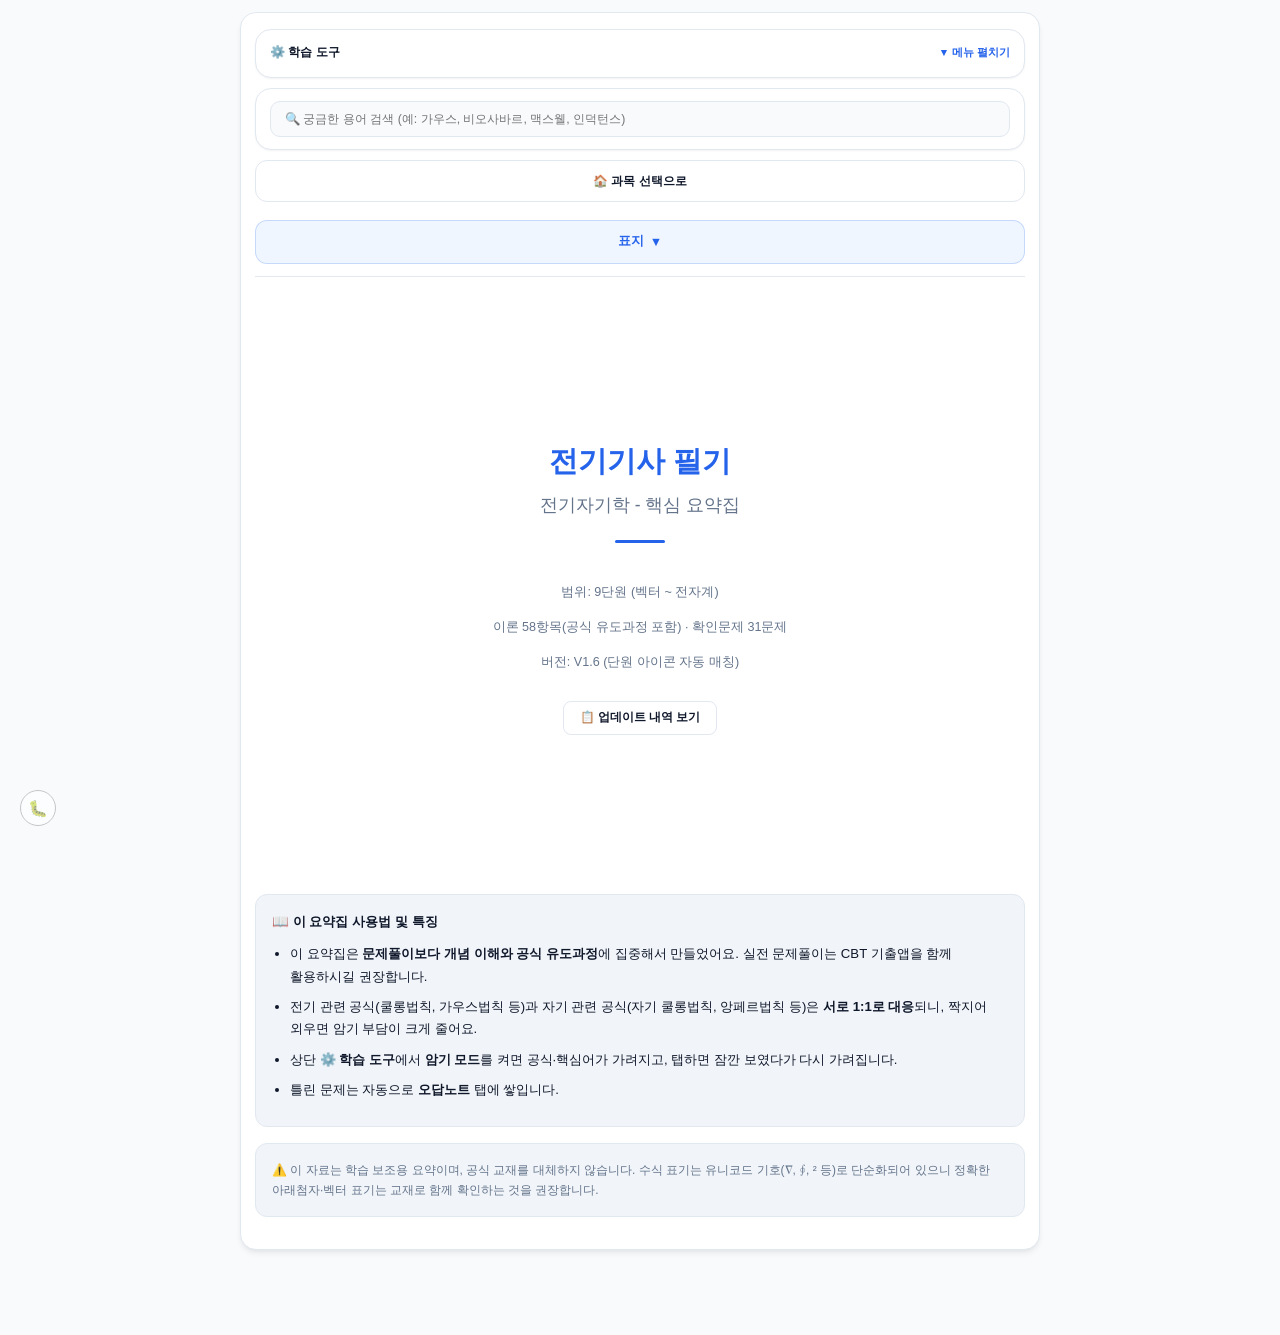
<file: magnetism/index.html>
<!DOCTYPE html>
<html lang="ko">
<head>
    <meta charset="UTF-8">
    <meta name="robots" content="noindex, nofollow">
    <meta name="viewport" content="width=device-width, initial-scale=1.0, maximum-scale=1.0, user-scalable=no">
    <title>전기기사 - 전기자기학 핵심 요약집</title>
    <link rel="stylesheet" href="style.css">
    <link rel="manifest" href="manifest.json">
    <meta name="theme-color" content="#2563eb">
    <link rel="icon" href="icon-192.png">
    <link rel="apple-touch-icon" href="icon-192.png">
    <meta name="mobile-web-app-capable" content="yes">
    <meta name="apple-mobile-web-app-capable" content="yes">
    <meta name="apple-mobile-web-app-status-bar-style" content="black-translucent">
    <meta name="apple-mobile-web-app-title" content="전기 전자기학">
</head>
<body>

    <div class="container" id="app-viewport">

        <div id="exit-confirm-overlay" class="exit-confirm-overlay" style="display:none;">
            <div class="exit-confirm-box">
                <p class="exit-confirm-title">오늘 공부 정말 여기까지 하실 건가요?</p>
                <div class="exit-confirm-btns">
                    <button class="font-btn" onclick="cancelExitApp()">아니, 조만간 올게</button>
                    <button class="font-btn" style="background-color:#ef4444; color:#ffffff; border-color:#ef4444;" onclick="confirmExitApp()">응, 여기까지가 한계야</button>
                </div>
            </div>
        </div>

        <div class="control-bar-group">
            <div class="panel-toggle-bar" onclick="toggleTopPanel()">
                <span class="panel-toggle-title"><span>⚙️ 학습 도구</span></span>
                <span class="panel-toggle-btn" id="panel-toggle-btn-text">▼ 메뉴 펼치기</span>
            </div>

            <div id="collapsible-control-content" class="collapsed">
                <div class="tool-divider-solid"></div>

                <div class="tool-flat-section">
                    <div class="font-control-row">
                        <span class="tool-label">🔤 글자 크기</span>
                        <div class="segmented-font-group">
                            <button class="seg-font-btn" onclick="changeFontSize(-1)">가-</button>
                            <button class="seg-font-btn" onclick="resetFontSize()">기본</button>
                            <button class="seg-font-btn" onclick="changeFontSize(1)">가+</button>
                        </div>
                    </div>
                    <div class="mode-btn-grid" style="margin-top: 4px;">
                        <button class="mode-item-btn" id="memorize-toggle-btn" onclick="toggleMemorizeMode()">🙈 암기 OFF</button>
                        <button class="mode-item-btn" id="chosung-toggle-btn" onclick="toggleChosungMode()">💡 초성 퀴즈</button>
                        <button class="mode-item-btn" id="darkmode-toggle-btn" onclick="toggleDarkMode()">🌙 야간</button>
                    </div>
                    <button class="backup-action-btn" id="tab-menu-style-btn" onclick="toggleTabMenuStyle()" style="width:100%; margin-top:8px;">▾ 탭 메뉴: 드롭다운형</button>
                    <button class="backup-action-btn" id="notify-toggle-btn" onclick="toggleDailyNotify()" style="width:100%; margin-top:8px;">🔔 매일 알림 켜기</button>
                </div>

                <div class="tool-divider-dashed"></div>

                <div class="tool-flat-section">
                    <span class="tool-label">💾 내 학습 데이터 보호</span>
                    <div class="backup-btn-grid">
                        <button class="backup-action-btn" onclick="exportUserData()">📥 메모·진도 백업</button>
                        <button class="backup-action-btn" onclick="document.getElementById('import-file-input').click()">📤 백업 복원</button>
                        <input type="file" id="import-file-input" style="display:none;" accept=".json" onchange="importUserData(event)">
                    </div>
                    <button class="backup-action-btn" onclick="resetAppData()" style="width:100%; margin-top:8px; background-color:#fee2e2; color:#991b1b; border-color:#fecaca;">🗑️ 이 앱 데이터 전체 초기화</button>
                </div>

                <div class="tool-flat-section">
                    <span class="tool-label">🗓️ 필기시험일 설정</span>
                    <div style="display:flex; gap:6px; margin-top:6px;">
                        <input type="date" id="exam-date-input" class="mini-text-input" style="flex:1;">
                        <button class="font-btn" onclick="setExamDate()">설정</button>
                    </div>
                    <p style="font-size:0.75em; color:var(--text-sub); margin:6px 0 0 0;">※ 정확한 회차 일정은 큐넷(Q-Net)에서 꼭 확인하세요.</p>
                </div>

                <div class="dday-quote-bar">
                    <div class="dday-capsule" id="exam-dday-badge">시험일 미설정</div>
                    <div class="daily-quote-text" id="daily-quote-box">문구 로딩 중...</div>
                </div>

                <div class="progress-box">
                    <div class="progress-header">
                        <span>📊 단원 학습 진도율</span>
                        <span id="progress-text">0 / 9 (0%)</span>
                    </div>
                    <div class="progress-bar-track"><div class="progress-bar-fill" id="progress-fill"></div></div>
                </div>

                <div class="timer-row" id="timer-control-bar" style="display: none;">
                    <span class="tool-label">⏱️ 표시시간</span>
                    <div class="segmented-font-group">
                        <button class="seg-font-btn active" id="timer-btn-3" onclick="setTimerSec(3)">3초</button>
                        <button class="seg-font-btn" id="timer-btn-5" onclick="setTimerSec(5)">5초</button>
                        <button class="seg-font-btn" id="timer-btn-0" onclick="setTimerSec(0)">누를때만</button>
                    </div>
                </div>
            </div>
        </div>

        <div class="control-bar-group">
            <div class="search-box-container">
                <input type="text" id="search-input" class="search-input" placeholder="🔍 궁금한 용어 검색 (예: 가우스, 비오사바르, 맥스웰, 인덕턴스)" oninput="handleSearch()">
                <button class="search-clear-btn" id="search-clear-btn" onclick="clearSearch()">✕</button>
                <div id="search-results" class="search-results-list"></div>
            </div>
        </div>

        <a href="../index.html" style="display:flex; align-items:center; justify-content:center; gap:6px; text-decoration:none; background-color: var(--card-bg); color: var(--text-color); border:1px solid var(--border-color); border-radius: var(--radius-md); padding:10px; margin-bottom:10px; font-weight:800; font-size:0.85em;">🏠 과목 선택으로</a>

        <div class="tab-menu-wrapper">
            <div class="tab-dropdown" id="tab-dropdown-container">
                <button class="tab-dropdown-toggle" onclick="toggleTabDropdown()" style="display: flex; justify-content: center; align-items: center; width: 100%; position: relative; background-color: var(--primary-light); color: var(--primary); border: 1px solid rgba(37, 99, 235, 0.2); padding: 12px 16px; border-radius: var(--radius-md); font-weight: 800; font-size: 0.9em; cursor: pointer; min-height: 44px;">
                    <span style="display: inline-flex; align-items: center; gap: 6px;">
                        <span id="tab-dropdown-label">표지</span>
                        <span id="tab-dropdown-arrow">▼</span>
                    </span>
                </button>
                <div class="tab-dropdown-list" id="tab-dropdown-list">
                    <button class="tab-btn active" onclick="openTab(event, 'tab-cover')">표지</button>
                    <button class="tab-btn" onclick="openTab(event, 'tab-study')">📘 단원학습 (9단원)</button>
                    <button class="tab-btn" onclick="openTab(event, 'tab-exam')">🎲 랜덤 모의고사</button>
                    <button class="tab-btn" onclick="openTab(event, 'tab-wrong')">📕 오답노트</button>
                </div>
            </div>
        </div>

        <!-- 표지 탭 -->
        <div id="tab-cover" class="tab-content active">
            <div class="cover-page">
                <div class="cover-title">전기기사 필기</div>
                <div class="cover-subtitle">전기자기학 - 핵심 요약집</div>
                <div class="cover-divider"></div>
                <div class="cover-info">
                    <p>범위: 9단원 (벡터 ~ 전자계)</p>
                    <p>이론 58항목(공식 유도과정 포함) · 확인문제 31문제</p>
                    <p>버전: V1.6 (단원 아이콘 자동 매칭)</p>
                </div>
                <div style="margin-top: 14px;">
                    <button class="font-btn" id="changelog-toggle-btn" onclick="toggleChangelog()" style="font-size: 0.85em; padding: 8px 16px;">📋 업데이트 내역 보기</button>
                </div>
                <div id="changelog-panel" class="box" style="display: none; margin-top: 14px; text-align: left; max-width: 480px; margin-left: auto; margin-right: auto;">
                    <div style="font-weight: 700; margin-bottom: 10px; color: var(--primary);">📋 업데이트 내역</div>

                    <div style="margin-bottom: 12px;">
                        <div style="font-weight: 700; font-size: 0.95em;">V1.6 <span style="font-weight:400; color:var(--text-sub); font-size:0.85em;">- 단원 아이콘 자동 매칭</span></div>
                        <ul style="margin: 4px 0 0 0; padding-left: 18px; font-size: 0.88em; color: var(--text-sub);">
                            <li>단원 목록의 아이콘이 제목 키워드(전력·자기·교류·회로 등)에 따라 자동으로 달라지도록 개선 (기존엔 전부 📘로 통일)</li>
                        </ul>
                    </div>

                    <div style="margin-bottom: 12px;">
                        <div style="font-weight: 700; font-size: 0.95em;">V1.5 <span style="font-weight:400; color:var(--text-sub); font-size:0.85em;">- UI 피드백 반영</span></div>
                        <ul style="margin: 4px 0 0 0; padding-left: 18px; font-size: 0.88em; color: var(--text-sub);">
                            <li>상단 「학습 도구」 영역 높이 축소, 검색창과 간격 좁힘</li>
                            <li>단원 목록의 파란 원형 번호 뱃지를 단순 숫자 표기로 변경 (색상 혼선 방지)</li>
                            <li>펜 필기 툴바와 본문 사이 구분선 추가</li>
                            <li>본문 제목(h2)을 번호/제목/부제 구조로 정리</li>
                        </ul>
                    </div>

                    <div style="margin-bottom: 12px;">
                        <div style="font-weight: 700; font-size: 0.95em;">V1.4 <span style="font-weight:400; color:var(--text-sub); font-size:0.85em;">- 단원 목록 디자인 개선</span></div>
                        <ul style="margin: 4px 0 0 0; padding-left: 18px; font-size: 0.88em; color: var(--text-sub);">
                            <li>단원 목록 카드에 번호 원형 뱃지 + 아이콘 추가</li>
                            <li>표(table) 헤더·여백 대비 강화 및 줄무늬 배경 추가</li>
                        </ul>
                    </div>

                    <div style="margin-bottom: 12px;">
                        <div style="font-weight: 700; font-size: 0.95em;">V1.3 <span style="font-weight:400; color:var(--text-sub); font-size:0.85em;">- 표 반응형 개선</span></div>
                        <ul style="margin: 4px 0 0 0; padding-left: 18px; font-size: 0.88em; color: var(--text-sub);">
                            <li>비교표(표)가 좁은 화면에서 별도로 가로 스크롤되어 펜 필기와 어긋나던 문제 수정</li>
                            <li>좁은 화면에서는 표가 카드형으로 세로 스택되어 스크롤 없이 한 번에 읽을 수 있음</li>
                        </ul>
                    </div>

                    <div style="margin-bottom: 12px;">
                        <div style="font-weight: 700; font-size: 0.95em;">V1.2 <span style="font-weight:400; color:var(--text-sub); font-size:0.85em;">- 업데이트 내역 패널 및 디버그 버튼 추가</span></div>
                        <ul style="margin: 4px 0 0 0; padding-left: 18px; font-size: 0.88em; color: var(--text-sub);">
                            <li>표지에 업데이트 내역(변경 이력) 패널 신설</li>
                            <li>좌측 하단 🐛 필기 디버그 버튼 추가 (펜/터치 입력 로그 확인용)</li>
                        </ul>
                    </div>

                    <div style="margin-bottom: 12px;">
                        <div style="font-weight: 700; font-size: 0.95em;">V1.1 <span style="font-weight:400; color:var(--text-sub); font-size:0.85em;">- 필기 툴바 스타일 누락 수정</span></div>
                        <ul style="margin: 4px 0 0 0; padding-left: 18px; font-size: 0.88em; color: var(--text-sub);">
                            <li>필기 펜/형광펜/지우개 툴바 스타일(CSS)이 누락되어 버튼이 줄바꿈되고 색상 점이 안 보이던 문제 수정</li>
                        </ul>
                    </div>

                    <div style="margin-bottom: 12px;">
                        <div style="font-weight: 700; font-size: 0.95em;">V1.0</div>
                        <ul style="margin: 4px 0 0 0; padding-left: 18px; font-size: 0.88em; color: var(--text-sub);">
                            <li>최초 배포 (그 이전 세부 변경 내역은 별도로 기록되지 않았습니다)</li>
                        </ul>
                    </div>
                </div>
            </div>
            <div class="box">
                <b>📖 이 요약집 사용법 및 특징</b>
                <ul style="margin: 10px 0 0 0; padding-left: 18px; line-height: 1.7;">
                    <li>이 요약집은 <b>문제풀이보다 개념 이해와 공식 유도과정</b>에 집중해서 만들었어요. 실전 문제풀이는 CBT 기출앱을 함께 활용하시길 권장합니다.</li>
                    <li>전기 관련 공식(쿨롱법칙, 가우스법칙 등)과 자기 관련 공식(자기 쿨롱법칙, 앙페르법칙 등)은 <b>서로 1:1로 대응</b>되니, 짝지어 외우면 암기 부담이 크게 줄어요.</li>
                    <li>상단 <b>⚙️ 학습 도구</b>에서 <b>암기 모드</b>를 켜면 공식·핵심어가 가려지고, 탭하면 잠깐 보였다가 다시 가려집니다.</li>
                    <li>틀린 문제는 자동으로 <b>오답노트</b> 탭에 쌓입니다.</li>
                </ul>
            </div>
            <div class="box" style="font-size:0.85em; color:var(--text-sub);">
                ⚠️ 이 자료는 학습 보조용 요약이며, 공식 교재를 대체하지 않습니다. 수식 표기는 유니코드 기호(∇, ∮, ² 등)로 단순화되어 있으니 정확한 아래첨자·벡터 표기는 교재로 함께 확인하는 것을 권장합니다.
            </div>
        </div>

        <!-- 단원학습 탭 -->
        <div id="tab-study" class="tab-content">
            <h1>전기자기학 - <br>📘 단원학습</h1>
            <div style="text-align: right; font-size: 0.8em; color: var(--text-sub); margin-top: 4px; margin-bottom: 12px;">
                <span>전기자기학 9단원 · 확인문제 31문제</span>
            </div>
            <div style="display: flex; justify-content: flex-end; margin-bottom: 10px;">
                <button class="font-btn" onclick="filterBookmarks()" style="font-size: 0.82em;">⭐ 북마크 모아보기</button>
            </div>

            <div id="sub-page-menu">
                <div class="sub-nav-grid" id="main-menu-grid">
                        <div class="sub-nav-card" onclick="showSubPage(1)">
                            <span>1. 벡터</span>
                            <div class="card-status-box">
                                <span class="card-done-badge" id="card-done-1" style="display:none;">✅ 완료</span>
                                <span id="card-star-1"></span>
                            </div>
                        </div>
                        <div class="sub-nav-card" onclick="showSubPage(2)">
                            <span>2. 정전계</span>
                            <div class="card-status-box">
                                <span class="card-done-badge" id="card-done-2" style="display:none;">✅ 완료</span>
                                <span id="card-star-2"></span>
                            </div>
                        </div>
                        <div class="sub-nav-card" onclick="showSubPage(3)">
                            <span>3. 도체계와 정전용량</span>
                            <div class="card-status-box">
                                <span class="card-done-badge" id="card-done-3" style="display:none;">✅ 완료</span>
                                <span id="card-star-3"></span>
                            </div>
                        </div>
                        <div class="sub-nav-card" onclick="showSubPage(4)">
                            <span>4. 유전체와 특수현상</span>
                            <div class="card-status-box">
                                <span class="card-done-badge" id="card-done-4" style="display:none;">✅ 완료</span>
                                <span id="card-star-4"></span>
                            </div>
                        </div>
                        <div class="sub-nav-card" onclick="showSubPage(5)">
                            <span>5. 전기회로</span>
                            <div class="card-status-box">
                                <span class="card-done-badge" id="card-done-5" style="display:none;">✅ 완료</span>
                                <span id="card-star-5"></span>
                            </div>
                        </div>
                        <div class="sub-nav-card" onclick="showSubPage(6)">
                            <span>6. 정자계</span>
                            <div class="card-status-box">
                                <span class="card-done-badge" id="card-done-6" style="display:none;">✅ 완료</span>
                                <span id="card-star-6"></span>
                            </div>
                        </div>
                        <div class="sub-nav-card" onclick="showSubPage(7)">
                            <span>7. 자성체와 자기회로</span>
                            <div class="card-status-box">
                                <span class="card-done-badge" id="card-done-7" style="display:none;">✅ 완료</span>
                                <span id="card-star-7"></span>
                            </div>
                        </div>
                        <div class="sub-nav-card" onclick="showSubPage(8)">
                            <span>8. 전자유도와 인덕턴스</span>
                            <div class="card-status-box">
                                <span class="card-done-badge" id="card-done-8" style="display:none;">✅ 완료</span>
                                <span id="card-star-8"></span>
                            </div>
                        </div>
                        <div class="sub-nav-card" onclick="showSubPage(9)">
                            <span>9. 전자계</span>
                            <div class="card-status-box">
                                <span class="card-done-badge" id="card-done-9" style="display:none;">✅ 완료</span>
                                <span id="card-star-9"></span>
                            </div>
                        </div>
                </div>
            </div>

                <div id="sub-page-1" class="sub-page" style="display:none;">
                    <div class="sub-page-header">
                        <div style="display:flex; align-items:center; gap:8px;">
                            <div class="page-indicator">1 / 9 PAGE</div>
                            <button class="font-btn" onclick="showSubMenu()" style="font-size:0.75em; padding:4px 8px;">📋 단원 목록</button>
                        </div>
                        <div style="display:flex; align-items:center; gap:10px;">
                            <label class="complete-check-label"><input type="checkbox" id="check-page-1" onchange="toggleComplete(1)"> 학습 완료</label>
                            <button class="bookmark-btn" id="star-btn-1" onclick="toggleBookmark(1)">☆</button>
                        </div>
                    </div>
                    <h2>1. 벡터</h2>

                <div class="highlight-box">
                    <p style="font-weight:700; margin:0 0 6px 0;">1. 벡터와 스칼라</p>
                    <div style="margin:0; line-height:1.7;"><span class='red'>스칼라</span>: 크기만 있는 양(질량, 온도, 전위 등) / <span class='red'>벡터</span>: 크기와 방향을 모두 가지는 양(힘, 전계, 자계 등). 전자기학의 거의 모든 물리량(전계 E, 자계 H, 전속밀도 D, 자속밀도 B)이 벡터이기 때문에, 벡터 연산에 익숙해지는 것이 전자기학 이해의 출발점이다.</div>
                </div>
                <div class="highlight-box">
                    <p style="font-weight:700; margin:0 0 6px 0;">2. 벡터의 표현</p>
                    <div style="margin:0; line-height:1.7;">직각좌표계에서 벡터 A는 <span class='blue'>A = Axi + Ayj + Azk</span>로 표현한다(i,j,k는 x,y,z축 단위벡터). 벡터의 크기(스칼라량)는 <span class='blue'>|A| = √(Ax²+Ay²+Az²)</span>이며, 방향은 단위벡터 <span class='blue'>a = A/|A|</span>로 나타낸다.</div>
                </div>
                <div class="highlight-box">
                    <p style="font-weight:700; margin:0 0 6px 0;">3. 벡터의 합과 차</p>
                    <div style="margin:0; line-height:1.7;">벡터의 덧셈·뺄셈은 성분별로 계산한다: <span class='mint'>A±B = (Ax±Bx)i + (Ay±By)j + (Az±Bz)k</span>. 기하학적으로는 평행사변형법(덧셈) 또는 삼각형법으로 이해할 수 있다.</div>
                </div>
                <div class="highlight-box">
                    <p style="font-weight:700; margin:0 0 6px 0;">4. 벡터의 내적(스칼라곱)</p>
                    <div style="margin:0; line-height:1.7;"><span class='red'>A·B = |A||B|cosθ = AxBx+AyBy+AzBz</span> (θ: 두 벡터 사이의 각). 결과는 스칼라이며, 두 벡터가 이루는 각도나 '한 벡터가 다른 벡터 방향으로 얼마나 작용하는지'를 구할 때 사용한다. 전자기학에서는 일(W=F·d), 자속(Φ=B·S) 등을 구할 때 내적이 등장한다.</div>
                </div>
                <div class="highlight-box">
                    <p style="font-weight:700; margin:0 0 6px 0;">벡터의 외적(벡터곱)</p>
                    <div style="margin:0; line-height:1.7;"><span class='red'>A×B = |A||B|sinθ · n</span> (n: A,B가 이루는 평면에 수직인 단위벡터, 오른손법칙으로 방향 결정). 성분으로는 <span class='blue'>A×B = (AyBz-AzBy)i + (AzBx-AxBz)j + (AxBy-AyBx)k</span>. 결과는 벡터이며, 힘 F=IL×B, 토크, 비오-사바르 법칙 등 자기현상 대부분이 외적으로 표현된다.</div>
                </div>
                <div class="highlight-box">
                    <p style="font-weight:700; margin:0 0 6px 0;">5. 벡터의 미분 - 델(∇) 연산자와 3형제</p>
                    <div style="margin:0; line-height:1.7;"><span class='orange'>∇ = (∂/∂x)i + (∂/∂y)j + (∂/∂z)k</span> — 이 연산자를 스칼라·벡터에 어떻게 적용하느냐에 따라 3가지 연산이 나온다.<br>① <b>기울기(gradient)</b>: 스칼라장 V에 적용 → <span class='blue'>∇V</span> (벡터). 전위 V로부터 전계 E=-∇V를 구할 때 사용.<br>② <b>발산(divergence)</b>: 벡터장 A에 적용 → <span class='blue'>∇·A</span> (스칼라). 한 점에서 벡터가 '얼마나 퍼져나가는지'를 나타내며, 가우스 법칙의 미분형(∇·D=ρ)에 사용.<br>③ <b>회전(curl)</b>: 벡터장 A에 적용 → <span class='blue'>∇×A</span> (벡터). 벡터장이 한 점 주위로 '얼마나 회전하는지'를 나타내며, 패러데이 법칙(∇×E=-∂B/∂t)에 사용.</div>
                </div>
                <div class="highlight-box">
                    <p style="font-weight:700; margin:0 0 6px 0;">6. 벡터의 적분 - 선적분·면적분·체적분</p>
                    <div style="margin:0; line-height:1.7;"><b>선적분</b> ∫A·dl: 어떤 경로를 따라 벡터를 적분(예: 일 W=∫F·dl, 기전력 e=∮E·dl) / <b>면적분</b> ∫A·dS: 어떤 면을 통과하는 벡터의 양(예: 자속 Φ=∫B·dS, 전속 Ψ=∫D·dS) / <b>체적분</b> ∫ρdV: 어떤 부피 안의 양을 적분(예: 전하량 Q=∫ρdV). <span class='mint'>발산정리(가우스 정리)</span> ∫∇·A dV = ∮A·dS 와 <span class='mint'>스토크스 정리</span> ∫(∇×A)·dS = ∮A·dl 는 적분형과 미분형 법칙을 서로 변환해주는 핵심 도구이다.</div>
                </div>

                    <div class="quiz-sec-header">
                        <span class="quiz-sec-title">✏️ 단원 확인문제 (3문제)</span>
                    </div>
                    <div class="score-board"><span id="score-unit-quiz-1">점수: 0 / 100점 (정답 0 / 3문제)</span></div>
                    <div id="unit-quiz-1" data-scoreboard="true">
                <div class="box quiz-box" id="box-u1-1" data-qid="u1-1">
                    <button class="font-btn" onclick="resetAnswer('u1-1')" style="float:right; font-size:0.75em; padding:4px 8px;">🔄 초기화</button>
                    <p class="quiz-q-title" style="font-weight:bold; margin-top:0;">Q1. 두 벡터의 내적(스칼라곱) A·B의 결과는 무엇인가?</p>
                    <div class="quiz-opt-grid" style="display:grid; grid-template-columns:1fr 1fr; gap:8px; margin:12px 0;">
<button class="font-btn opt-btn" onclick="checkAnswerByText('u1-1', this, '스칼라')">벡터</button>
<button class="font-btn opt-btn" onclick="checkAnswerByText('u1-1', this, '스칼라')">스칼라</button>
<button class="font-btn opt-btn" onclick="checkAnswerByText('u1-1', this, '스칼라')">행렬</button>
<button class="font-btn opt-btn" onclick="checkAnswerByText('u1-1', this, '스칼라')">단위벡터</button>
                    </div>
                    <div id="q-result-u1-1" style="margin-top:10px; font-weight:bold; display:none;"></div>
                    <div id="q-expl-u1-1" class="note" style="display:none;">💡 해설: 내적의 결과는 크기만 있는 스칼라입니다(A·B=|A||B|cosθ).</div>
                </div>
                <div class="box quiz-box" id="box-u1-2" data-qid="u1-2">
                    <button class="font-btn" onclick="resetAnswer('u1-2')" style="float:right; font-size:0.75em; padding:4px 8px;">🔄 초기화</button>
                    <p class="quiz-q-title" style="font-weight:bold; margin-top:0;">Q2. 전위 V로부터 전계 E를 구하는 벡터 연산은?</p>
                    <div class="quiz-opt-grid" style="display:grid; grid-template-columns:1fr 1fr; gap:8px; margin:12px 0;">
<button class="font-btn opt-btn" onclick="checkAnswerByText('u1-2', this, 'E = -∇V')">E = ∇×V</button>
<button class="font-btn opt-btn" onclick="checkAnswerByText('u1-2', this, 'E = -∇V')">E = -∇V</button>
<button class="font-btn opt-btn" onclick="checkAnswerByText('u1-2', this, 'E = -∇V')">E = ∇·V</button>
<button class="font-btn opt-btn" onclick="checkAnswerByText('u1-2', this, 'E = -∇V')">E = ∫V dl</button>
                    </div>
                    <div id="q-result-u1-2" style="margin-top:10px; font-weight:bold; display:none;"></div>
                    <div id="q-expl-u1-2" class="note" style="display:none;">💡 해설: 전계는 전위의 기울기(gradient)에 음(-)의 부호를 붙인 것입니다.</div>
                </div>
                <div class="box quiz-box" id="box-u1-3" data-qid="u1-3">
                    <button class="font-btn" onclick="resetAnswer('u1-3')" style="float:right; font-size:0.75em; padding:4px 8px;">🔄 초기화</button>
                    <p class="quiz-q-title" style="font-weight:bold; margin-top:0;">Q3. 벡터장이 한 점에서 얼마나 퍼져나가는지를 나타내는 연산은?</p>
                    <div class="quiz-opt-grid" style="display:grid; grid-template-columns:1fr 1fr; gap:8px; margin:12px 0;">
<button class="font-btn opt-btn" onclick="checkAnswerByText('u1-3', this, '발산(divergence)')">기울기(gradient)</button>
<button class="font-btn opt-btn" onclick="checkAnswerByText('u1-3', this, '발산(divergence)')">발산(divergence)</button>
<button class="font-btn opt-btn" onclick="checkAnswerByText('u1-3', this, '발산(divergence)')">회전(curl)</button>
<button class="font-btn opt-btn" onclick="checkAnswerByText('u1-3', this, '발산(divergence)')">외적</button>
                    </div>
                    <div id="q-result-u1-3" style="margin-top:10px; font-weight:bold; display:none;"></div>
                    <div id="q-expl-u1-3" class="note" style="display:none;">💡 해설: 발산(∇·A)은 벡터장이 한 점에서 퍼져나가는 정도를 나타냅니다.</div>
                </div>
                    </div>
                    <div style="text-align:center; margin:10px 0 20px 0; display:flex; gap:6px; justify-content:center; flex-wrap:wrap;">
                        <button class="font-btn" onclick="shuffleSection('unit-quiz-1')" style="background-color:#8b5cf6; color:#fff;">🔀 순서 섞기</button>
                        <button class="font-btn" onclick="resetAllInContainer('unit-quiz-1')" style="background-color:#ef4444; color:#fff;">🔄 전체 초기화</button>
                    </div>

                    <div class="page-memo-section">
                        <p class="page-memo-title">📝 나만의 메모</p>
                        <textarea id="memo-input-1" class="page-memo-textarea" placeholder="이 단원에서 헷갈리는 부분을 적어보세요." onblur="savePageMemo(1)"></textarea>
                    </div>
                </div>

                <div id="sub-page-2" class="sub-page" style="display:none;">
                    <div class="sub-page-header">
                        <div style="display:flex; align-items:center; gap:8px;">
                            <div class="page-indicator">2 / 9 PAGE</div>
                            <button class="font-btn" onclick="showSubMenu()" style="font-size:0.75em; padding:4px 8px;">📋 단원 목록</button>
                        </div>
                        <div style="display:flex; align-items:center; gap:10px;">
                            <label class="complete-check-label"><input type="checkbox" id="check-page-2" onchange="toggleComplete(2)"> 학습 완료</label>
                            <button class="bookmark-btn" id="star-btn-2" onclick="toggleBookmark(2)">☆</button>
                        </div>
                    </div>
                    <h2>2. 정전계</h2>

                <div class="highlight-box">
                    <p style="font-weight:700; margin:0 0 6px 0;">1. 용어 정리</p>
                    <div style="margin:0; line-height:1.7;"><span class='red'>전하(Q)</span>: 전기현상을 일으키는 근원 [C] / <span class='red'>전계(E)</span>: 단위 정전하가 받는 힘 [V/m] / <span class='red'>전위(V)</span>: 단위 정전하가 갖는 위치에너지 [V] / <span class='red'>유전율(ε)</span>: 매질이 전기장을 얼마나 잘 전달하는지를 나타내는 상수, 진공중 유전율 <span class='blue'>ε₀ = 8.855×10⁻¹² [F/m]</span>.</div>
                </div>
                <div class="highlight-box">
                    <p style="font-weight:700; margin:0 0 6px 0;">2. 쿨롱의 법칙 - 유도</p>
                    <div style="margin:0; line-height:1.7;">두 점전하 Q1, Q2가 거리 r만큼 떨어져 있을 때 작용하는 힘(실험적으로 확립된 법칙): <span class='red'>F = Q1Q2 / (4πε₀r²) [N]</span> (진공 중). 여기서 4πε₀는 '구면 전체로 퍼지는 대칭성'을 반영한 비례상수이다(뒤에서 가우스 법칙으로 이 4π의 의미가 명확해진다). 방향은 두 전하를 잇는 직선 방향이며, 같은 부호면 반발, 다른 부호면 흡인.</div>
                </div>
                <div class="highlight-box">
                    <p style="font-weight:700; margin:0 0 6px 0;">3. 전계의 세기 - 유도</p>
                    <div style="margin:0; line-height:1.7;">전계는 '단위 전하(+1C)가 받는 힘'으로 정의된다: <span class='blue'>E = F/Q</span>. 쿨롱의 법칙 F=QQ'/(4πε₀r²)에서 시험전하 Q'=1을 대입하면 <span class='red'>E = Q/(4πε₀r²) [V/m]</span>이 유도된다. 여러 전하가 있으면 각 전하가 만드는 전계를 벡터로 합산한다(중첩의 원리).</div>
                </div>
                <div class="highlight-box">
                    <p style="font-weight:700; margin:0 0 6px 0;">4. 전위 - 유도</p>
                    <div style="margin:0; line-height:1.7;">전위는 '단위 전하를 무한 원점에서 그 점까지 전계에 대항하여 옮기는 데 필요한 일'로 정의된다: <span class='mint'>V = -∫(∞→r) E·dl</span>. 점전하의 전계 E=Q/(4πε₀r²)를 대입해 적분하면 <span class='red'>V = Q/(4πε₀r) [V]</span>가 유도된다. 전계가 '힘의 장'이라면 전위는 '에너지의 장'이며, 둘의 관계는 <span class='mint'>E = -∇V</span> (전위가 급격히 변하는 방향으로 전계가 강하다).</div>
                </div>
                <div class="highlight-box">
                    <p style="font-weight:700; margin:0 0 6px 0;">5. 전기력선의 성질</p>
                    <div style="margin:0; line-height:1.7;">전기력선은 전계의 방향과 세기를 시각화한 가상의 선이다. ① (+)전하에서 나와 (-)전하로 들어간다 ② 도체 표면에 수직으로 출입한다 ③ 전기력선끼리 교차하지 않는다 ④ 전위가 높은 곳에서 낮은 곳으로 향한다 ⑤ 임의의 점에서 전계의 세기는 그 점에서의 전기력선 밀도에 비례한다.</div>
                </div>
                <div class="highlight-box">
                    <p style="font-weight:700; margin:0 0 6px 0;">6. 전속(전속밀도)과 가우스의 법칙 - 유도</p>
                    <div style="margin:0; line-height:1.7;">전속 Ψ은 매질에 관계없이 전하 Q와 같은 크기(Ψ=Q)로 정의되는 가상의 선속이다. 전속밀도 <span class='blue'>D = εE [C/m²]</span> (매질의 유전율을 곱해 매질에 무관하게 만든 양). 반지름 r인 구 표면 전체를 지나는 전속을 생각하면, 구 표면적 4πr²에 D를 곱한 값이 전체 전하 Q와 같아야 하므로: <span class='red'>D·4πr² = Q → D = Q/(4πr²)</span>. 이것이 <span class='red'>가우스의 법칙(적분형): ∮D·dS = Q</span>이며, 여기서 쿨롱법칙의 '4π'가 왜 나왔는지 명확해진다(구 대칭 표면적). 미분형으로는 <span class='mint'>∇·D = ρ</span>(발산정리 적용).</div>
                </div>
                <div class="highlight-box">
                    <p style="font-weight:700; margin:0 0 6px 0;">7. 전하분포에 따른 전계·전위 - 무한 직선전하</p>
                    <div style="margin:0; line-height:1.7;">선전하밀도 λ[C/m]인 무한 직선 주위, 거리 r인 원통면(반지름 r, 길이 l)에 가우스법칙을 적용: <span class='blue'>D·2πrl = λl → D = λ/(2πr)</span>, 따라서 <span class='red'>E = λ/(2πε₀r)</span>. 구 대칭(1/r²)과 달리 원통 대칭에서는 <span class='red'>E가 r에 반비례(1/r)</span>한다는 점이 중요한 차이다.</div>
                </div>
                <div class="highlight-box">
                    <p style="font-weight:700; margin:0 0 6px 0;">전하분포에 따른 전계·전위 - 무한 평면전하</p>
                    <div style="margin:0; line-height:1.7;">면전하밀도 σ[C/m²]인 무한 평면 양쪽에 가우스법칙(원통형 가우스면)을 적용하면: <span class='blue'>D·2S = σS → D = σ/2</span>, 따라서 <span class='red'>E = σ/(2ε₀)</span>. 평면전하가 만드는 전계는 <span class='orange'>거리에 관계없이 일정</span>하다는 것이 핵심 특징이다(무한 평행판 콘덴서 내부 전계 유도의 기초가 된다).</div>
                </div>
                <div class="highlight-box">
                    <p style="font-weight:700; margin:0 0 6px 0;">전하분포에 따른 전계·전위 - 대전 구도체</p>
                    <div style="margin:0; line-height:1.7;">전하 Q가 균일하게 분포된 반지름 a인 구도체의 경우: 구 <span class='blue'>외부(r&gt;a)</span>에서는 전하가 중심에 모인 점전하처럼 작용 → E=Q/(4πε₀r²) (점전하와 동일) / 구 <span class='blue'>내부(r&lt;a)</span>는 도체이면 내부 전계 E=0(정전차폐), 절연체에 균일 분포된 경우라면 내부는 r에 비례해서 커진다.</div>
                </div>
                <div class="highlight-box">
                    <p style="font-weight:700; margin:0 0 6px 0;">8. 전기쌍극자 - 유도</p>
                    <div style="margin:0; line-height:1.7;">크기가 같고 부호가 반대인 전하 +Q, -Q가 아주 가까운 거리 d만큼 떨어져 있는 것을 전기쌍극자라 하며, <span class='red'>쌍극자 모멘트 p = Qd [C·m]</span>로 정의한다. 쌍극자로부터 먼 거리 r, 축과 이루는 각 θ인 점에서의 전위는 각 전하의 전위를 중첩해 근사하면 <span class='red'>V = p cosθ/(4πε₀r²)</span>로 유도된다(점전하의 V∝1/r과 달리 쌍극자는 V∝1/r²로 더 빨리 감소하는 것이 특징 — 두 전하가 서로 상쇄되기 때문).</div>
                </div>

                    <div class="quiz-sec-header">
                        <span class="quiz-sec-title">✏️ 단원 확인문제 (4문제)</span>
                    </div>
                    <div class="score-board"><span id="score-unit-quiz-2">점수: 0 / 100점 (정답 0 / 4문제)</span></div>
                    <div id="unit-quiz-2" data-scoreboard="true">
                <div class="box quiz-box" id="box-u2-1" data-qid="u2-1">
                    <button class="font-btn" onclick="resetAnswer('u2-1')" style="float:right; font-size:0.75em; padding:4px 8px;">🔄 초기화</button>
                    <p class="quiz-q-title" style="font-weight:bold; margin-top:0;">Q1. 진공 중 쿨롱의 법칙 F = Q1Q2/(4πε₀r²)에서 r의 지수는? (숫자만) <span class="blue_nb" style="font-size:0.8em;">(단답형)</span></p>
                    <div style="display:flex; gap:6px; margin:12px 0;">
                        <input type="text" id="input-u2-1" class="mini-text-input" placeholder="정답 입력" style="max-width:180px;">
                        <button class="font-btn" onclick="checkAnswerByInput('u2-1', document.getElementById('input-u2-1'), ['2'])">확인</button>
                    </div>
                    <div id="q-result-u2-1" style="margin-top:10px; font-weight:bold; display:none;"></div>
                    <div id="q-expl-u2-1" class="note" style="display:none;">💡 해설: 쿨롱의 힘은 거리의 제곱에 반비례합니다(역제곱 법칙).</div>
                </div>
                <div class="box quiz-box" id="box-u2-2" data-qid="u2-2">
                    <button class="font-btn" onclick="resetAnswer('u2-2')" style="float:right; font-size:0.75em; padding:4px 8px;">🔄 초기화</button>
                    <p class="quiz-q-title" style="font-weight:bold; margin-top:0;">Q2. 무한 직선전하 주위의 전계는 거리 r에 대해 어떻게 변하는가?</p>
                    <div class="quiz-opt-grid" style="display:grid; grid-template-columns:1fr 1fr; gap:8px; margin:12px 0;">
<button class="font-btn opt-btn" onclick="checkAnswerByText('u2-2', this, '1/r에 비례')">1/r²에 비례</button>
<button class="font-btn opt-btn" onclick="checkAnswerByText('u2-2', this, '1/r에 비례')">1/r에 비례</button>
<button class="font-btn opt-btn" onclick="checkAnswerByText('u2-2', this, '1/r에 비례')">r에 비례</button>
<button class="font-btn opt-btn" onclick="checkAnswerByText('u2-2', this, '1/r에 비례')">일정(불변)</button>
                    </div>
                    <div id="q-result-u2-2" style="margin-top:10px; font-weight:bold; display:none;"></div>
                    <div id="q-expl-u2-2" class="note" style="display:none;">💡 해설: 직선전하(원통 대칭)의 전계는 1/r에 비례합니다(점전하의 1/r²과 다름).</div>
                </div>
                <div class="box quiz-box" id="box-u2-3" data-qid="u2-3">
                    <button class="font-btn" onclick="resetAnswer('u2-3')" style="float:right; font-size:0.75em; padding:4px 8px;">🔄 초기화</button>
                    <p class="quiz-q-title" style="font-weight:bold; margin-top:0;">Q3. 무한 평면전하가 만드는 전계의 특징은?</p>
                    <div class="quiz-opt-grid" style="display:grid; grid-template-columns:1fr 1fr; gap:8px; margin:12px 0;">
<button class="font-btn opt-btn" onclick="checkAnswerByText('u2-3', this, '거리에 관계없이 일정')">거리에 반비례</button>
<button class="font-btn opt-btn" onclick="checkAnswerByText('u2-3', this, '거리에 관계없이 일정')">거리에 비례</button>
<button class="font-btn opt-btn" onclick="checkAnswerByText('u2-3', this, '거리에 관계없이 일정')">거리에 관계없이 일정</button>
<button class="font-btn opt-btn" onclick="checkAnswerByText('u2-3', this, '거리에 관계없이 일정')">거리의 제곱에 비례</button>
                    </div>
                    <div id="q-result-u2-3" style="margin-top:10px; font-weight:bold; display:none;"></div>
                    <div id="q-expl-u2-3" class="note" style="display:none;">💡 해설: 무한 평면전하의 전계는 거리와 무관하게 일정합니다.</div>
                </div>
                <div class="box quiz-box" id="box-u2-4" data-qid="u2-4">
                    <button class="font-btn" onclick="resetAnswer('u2-4')" style="float:right; font-size:0.75em; padding:4px 8px;">🔄 초기화</button>
                    <p class="quiz-q-title" style="font-weight:bold; margin-top:0;">Q4. 전기쌍극자의 모멘트 p는 전하 Q와 두 전하 사이 거리 d의 어떤 관계식인가? (기호로, 예: Qd) <span class="blue_nb" style="font-size:0.8em;">(단답형)</span></p>
                    <div style="display:flex; gap:6px; margin:12px 0;">
                        <input type="text" id="input-u2-4" class="mini-text-input" placeholder="정답 입력" style="max-width:180px;">
                        <button class="font-btn" onclick="checkAnswerByInput('u2-4', document.getElementById('input-u2-4'), ['Qd'])">확인</button>
                    </div>
                    <div id="q-result-u2-4" style="margin-top:10px; font-weight:bold; display:none;"></div>
                    <div id="q-expl-u2-4" class="note" style="display:none;">💡 해설: 쌍극자 모멘트 p = Qd 입니다.</div>
                </div>
                    </div>
                    <div style="text-align:center; margin:10px 0 20px 0; display:flex; gap:6px; justify-content:center; flex-wrap:wrap;">
                        <button class="font-btn" onclick="shuffleSection('unit-quiz-2')" style="background-color:#8b5cf6; color:#fff;">🔀 순서 섞기</button>
                        <button class="font-btn" onclick="resetAllInContainer('unit-quiz-2')" style="background-color:#ef4444; color:#fff;">🔄 전체 초기화</button>
                    </div>

                    <div class="page-memo-section">
                        <p class="page-memo-title">📝 나만의 메모</p>
                        <textarea id="memo-input-2" class="page-memo-textarea" placeholder="이 단원에서 헷갈리는 부분을 적어보세요." onblur="savePageMemo(2)"></textarea>
                    </div>
                </div>

                <div id="sub-page-3" class="sub-page" style="display:none;">
                    <div class="sub-page-header">
                        <div style="display:flex; align-items:center; gap:8px;">
                            <div class="page-indicator">3 / 9 PAGE</div>
                            <button class="font-btn" onclick="showSubMenu()" style="font-size:0.75em; padding:4px 8px;">📋 단원 목록</button>
                        </div>
                        <div style="display:flex; align-items:center; gap:10px;">
                            <label class="complete-check-label"><input type="checkbox" id="check-page-3" onchange="toggleComplete(3)"> 학습 완료</label>
                            <button class="bookmark-btn" id="star-btn-3" onclick="toggleBookmark(3)">☆</button>
                        </div>
                    </div>
                    <h2>3. 도체계와 정전용량</h2>

                <div class="highlight-box">
                    <p style="font-weight:700; margin:0 0 6px 0;">1. 전위계수와 용량계수·유도계수</p>
                    <div style="margin:0; line-height:1.7;">n개의 도체가 서로 영향을 주고받을 때, 각 도체의 전위는 모든 도체의 전하량과 <span class='red'>전위계수(p)</span>의 선형결합으로 표현된다: V1=p11Q1+p12Q2+..., 반대로 전하는 전위와 <span class='blue'>용량계수·유도계수(q)</span>의 선형결합: Q1=q11V1+q12V2+.... 전위계수·용량계수는 도체의 형상·배치로 결정되는 상수이며, pii>0, qii>0, qij≤0 (i≠j) 등의 성질을 가진다.</div>
                </div>
                <div class="highlight-box">
                    <p style="font-weight:700; margin:0 0 6px 0;">2. 정전용량 - 정의와 평행판 콘덴서 유도</p>
                    <div style="margin:0; line-height:1.7;">정전용량은 <span class='red'>C = Q/V [F]</span>로 정의된다(전하를 얼마나 많이 저장할 수 있는지). 평행판 콘덴서(극판 면적 S, 간격 d)를 유도해보면: 극판의 면전하밀도 σ=Q/S일 때 내부 전계 E=σ/ε=Q/(εS) (앞 단원의 무한평면전하 결과 이용), 전위차 V=Ed=Qd/(εS). 따라서 <span class='red'>C = Q/V = εS/d [F]</span> — 면적이 클수록, 간격이 좁을수록, 유전율이 클수록 정전용량이 커진다는 것이 자연스럽게 유도된다.</div>
                </div>
                <div class="highlight-box">
                    <p style="font-weight:700; margin:0 0 6px 0;">3. 콘덴서의 연결 - 유도</p>
                    <div style="margin:0; line-height:1.7;"><span class='blue'>직렬연결</span>: 각 콘덴서에 걸리는 전하 Q는 같고 전압이 나뉨(저항의 병렬과 유사한 형태) → 1/C = 1/C1+1/C2+... / <span class='blue'>병렬연결</span>: 각 콘덴서에 걸리는 전압이 같고 전하가 나뉨(저항의 직렬과 유사한 형태) → C = C1+C2+.... <span class='orange'>저항의 직렬·병렬 공식과 정확히 반대로 대응</span>된다는 점을 기억하면 헷갈리지 않는다.</div>
                </div>
                <div class="highlight-box">
                    <p style="font-weight:700; margin:0 0 6px 0;">4. 도체계의 에너지 - 유도</p>
                    <div style="margin:0; line-height:1.7;">콘덴서를 충전하는 과정에서 전하를 조금씩(dq) 옮길 때 필요한 일 dW=v dq=q/C dq를 0부터 Q까지 적분하면: <span class='red'>W = Q²/(2C) = QV/2 = CV²/2 [J]</span>. 이 에너지는 콘덴서 내부(유전체)에 전계 형태로 저장된다고 볼 수 있으며, 단위 체적당 에너지(에너지 밀도)는 <span class='blue'>w = εE²/2 = ED/2 [J/m³]</span>로 유도된다.</div>
                </div>
                <div class="highlight-box">
                    <p style="font-weight:700; margin:0 0 6px 0;">도체계에 작용하는 힘 - 정전응력</p>
                    <div style="margin:0; line-height:1.7;">대전된 도체 표면(면전하밀도 σ)이 받는 단위 면적당 힘(정전응력)은 에너지 밀도와 같은 형태로 <span class='mint'>f = σ²/(2ε) = εE²/2 [N/m²]</span>로 유도되며, 이는 항상 도체를 <span class='mint'>바깥쪽으로 잡아당기는(흡인하는) 방향</span>으로 작용한다(콘덴서 극판이 서로 끌어당기는 이유).</div>
                </div>

                    <div class="quiz-sec-header">
                        <span class="quiz-sec-title">✏️ 단원 확인문제 (3문제)</span>
                    </div>
                    <div class="score-board"><span id="score-unit-quiz-3">점수: 0 / 100점 (정답 0 / 3문제)</span></div>
                    <div id="unit-quiz-3" data-scoreboard="true">
                <div class="box quiz-box" id="box-u3-1" data-qid="u3-1">
                    <button class="font-btn" onclick="resetAnswer('u3-1')" style="float:right; font-size:0.75em; padding:4px 8px;">🔄 초기화</button>
                    <p class="quiz-q-title" style="font-weight:bold; margin-top:0;">Q1. 평행판 콘덴서의 정전용량 C = εS/(  )에서 괄호 안은? <span class="blue_nb" style="font-size:0.8em;">(단답형)</span></p>
                    <div style="display:flex; gap:6px; margin:12px 0;">
                        <input type="text" id="input-u3-1" class="mini-text-input" placeholder="정답 입력" style="max-width:180px;">
                        <button class="font-btn" onclick="checkAnswerByInput('u3-1', document.getElementById('input-u3-1'), ['d'])">확인</button>
                    </div>
                    <div id="q-result-u3-1" style="margin-top:10px; font-weight:bold; display:none;"></div>
                    <div id="q-expl-u3-1" class="note" style="display:none;">💡 해설: C=εS/d 입니다(d: 극판 간격).</div>
                </div>
                <div class="box quiz-box" id="box-u3-2" data-qid="u3-2">
                    <button class="font-btn" onclick="resetAnswer('u3-2')" style="float:right; font-size:0.75em; padding:4px 8px;">🔄 초기화</button>
                    <p class="quiz-q-title" style="font-weight:bold; margin-top:0;">Q2. 콘덴서를 직렬로 연결했을 때 각 콘덴서에 공통으로 걸리는 것은?</p>
                    <div class="quiz-opt-grid" style="display:grid; grid-template-columns:1fr 1fr; gap:8px; margin:12px 0;">
<button class="font-btn opt-btn" onclick="checkAnswerByText('u3-2', this, '전하량')">전압</button>
<button class="font-btn opt-btn" onclick="checkAnswerByText('u3-2', this, '전하량')">전하량</button>
<button class="font-btn opt-btn" onclick="checkAnswerByText('u3-2', this, '전하량')">정전용량</button>
<button class="font-btn opt-btn" onclick="checkAnswerByText('u3-2', this, '전하량')">저항</button>
                    </div>
                    <div id="q-result-u3-2" style="margin-top:10px; font-weight:bold; display:none;"></div>
                    <div id="q-expl-u3-2" class="note" style="display:none;">💡 해설: 직렬연결에서는 각 콘덴서에 걸리는 전하량(Q)이 동일합니다.</div>
                </div>
                <div class="box quiz-box" id="box-u3-3" data-qid="u3-3">
                    <button class="font-btn" onclick="resetAnswer('u3-3')" style="float:right; font-size:0.75em; padding:4px 8px;">🔄 초기화</button>
                    <p class="quiz-q-title" style="font-weight:bold; margin-top:0;">Q3. 콘덴서에 저장되는 에너지 W = CV²/(  )에서 괄호 안은? (숫자만) <span class="blue_nb" style="font-size:0.8em;">(단답형)</span></p>
                    <div style="display:flex; gap:6px; margin:12px 0;">
                        <input type="text" id="input-u3-3" class="mini-text-input" placeholder="정답 입력" style="max-width:180px;">
                        <button class="font-btn" onclick="checkAnswerByInput('u3-3', document.getElementById('input-u3-3'), ['2'])">확인</button>
                    </div>
                    <div id="q-result-u3-3" style="margin-top:10px; font-weight:bold; display:none;"></div>
                    <div id="q-expl-u3-3" class="note" style="display:none;">💡 해설: W = CV²/2 입니다.</div>
                </div>
                    </div>
                    <div style="text-align:center; margin:10px 0 20px 0; display:flex; gap:6px; justify-content:center; flex-wrap:wrap;">
                        <button class="font-btn" onclick="shuffleSection('unit-quiz-3')" style="background-color:#8b5cf6; color:#fff;">🔀 순서 섞기</button>
                        <button class="font-btn" onclick="resetAllInContainer('unit-quiz-3')" style="background-color:#ef4444; color:#fff;">🔄 전체 초기화</button>
                    </div>

                    <div class="page-memo-section">
                        <p class="page-memo-title">📝 나만의 메모</p>
                        <textarea id="memo-input-3" class="page-memo-textarea" placeholder="이 단원에서 헷갈리는 부분을 적어보세요." onblur="savePageMemo(3)"></textarea>
                    </div>
                </div>

                <div id="sub-page-4" class="sub-page" style="display:none;">
                    <div class="sub-page-header">
                        <div style="display:flex; align-items:center; gap:8px;">
                            <div class="page-indicator">4 / 9 PAGE</div>
                            <button class="font-btn" onclick="showSubMenu()" style="font-size:0.75em; padding:4px 8px;">📋 단원 목록</button>
                        </div>
                        <div style="display:flex; align-items:center; gap:10px;">
                            <label class="complete-check-label"><input type="checkbox" id="check-page-4" onchange="toggleComplete(4)"> 학습 완료</label>
                            <button class="bookmark-btn" id="star-btn-4" onclick="toggleBookmark(4)">☆</button>
                        </div>
                    </div>
                    <h2>4. 유전체와 특수현상</h2>

                <div class="highlight-box">
                    <p style="font-weight:700; margin:0 0 6px 0;">1. 유전체의 분극</p>
                    <div style="margin:0; line-height:1.7;">유전체(절연체)에 전계를 가하면 내부의 (+),(-) 전하가 미세하게 이동해 쌍극자를 형성하는 현상을 <span class='red'>분극</span>이라 한다. 분극의 세기 <span class='red'>P = ε₀(εr-1)E [C/m²]</span> (εr: 비유전율)로 표현되며, 전속밀도와의 관계는 <span class='blue'>D = ε₀E + P = εE</span>로 유도된다(전속밀도는 진공 성분과 분극 성분의 합).</div>
                </div>
                <div class="highlight-box">
                    <p style="font-weight:700; margin:0 0 6px 0;">2. 유전체의 경계조건 - 유도</p>
                    <div style="margin:0; line-height:1.7;">서로 다른 유전체 경계면에서: <span class='mint'>전속밀도의 수직(법선)성분은 연속</span> D1cosθ1 = D2cosθ2 (경계면에 자유전하가 없으면 가우스법칙에서 유도) / <span class='mint'>전계의 수평(접선)성분은 연속</span> E1sinθ1 = E2sinθ2 (전위가 연속이어야 하므로, ∮E·dl=0에서 유도). 두 식을 나누면 <span class='red'>굴절의 법칙: tanθ1/tanθ2 = ε1/ε2</span>가 유도된다 — 유전율이 큰 쪽으로 전기력선이 더 많이 꺾여 들어간다.</div>
                </div>
                <div class="highlight-box">
                    <p style="font-weight:700; margin:0 0 6px 0;">3. 유전체 사이에 작용하는 힘 - 맥스웰 응력</p>
                    <div style="margin:0; line-height:1.7;">서로 다른 유전체 경계면에는 <span class='orange'>맥스웰 응력(정전응력)</span>이 작용하며, 유전율이 작은 쪽에서 큰 쪽으로 잡아당기는 힘이 작용한다. 단위면적당 힘은 앞서 유도한 f=εE²/2와 같은 형태로 표현되며, 경계면에서는 D가 연속이므로 <span class='blue'>f = D²(1/ε1 - 1/ε2)/2</span> 형태로 정리된다(유전율이 작은 매질 쪽 에너지 밀도가 더 크기 때문에 그쪽이 당겨짐).</div>
                </div>
                <div class="highlight-box">
                    <p style="font-weight:700; margin:0 0 6px 0;">4. 복합유전체 콘덴서 - 유도</p>
                    <div style="margin:0; line-height:1.7;">평행판 콘덴서에 유전체를 <span class='mint'>극판과 평행하게(직렬)</span> 채우면 각 층의 콘덴서가 직렬 연결된 것과 같고, <span class='mint'>극판에 수직하게(병렬)</span> 채우면 병렬 연결된 것과 같다. 즉 3단원의 콘덴서 직렬·병렬 공식을 그대로 적용해 복합유전체의 합성 정전용량을 구할 수 있다.</div>
                </div>
                <div class="highlight-box">
                    <p style="font-weight:700; margin:0 0 6px 0;">5. 전기영상법 - 유도</p>
                    <div style="margin:0; line-height:1.7;">접지된 무한 평면 도체로부터 거리 d만큼 떨어진 점전하 +Q가 있을 때, 도체 표면에는 유도전하가 생겨 복잡한 전계 분포를 만든다. 이때 <span class='red'>도체를 없애고 대신 평면 반대편 대칭 위치(거리 d)에 가상의 전하 -Q를 놓으면</span> 원래 도체가 있던 영역에서 동일한 전계·전위 분포를 얻을 수 있다(경계조건이 같기 때문). 이 가상전하를 <span class='red'>영상전하</span>라 하며, 점전하가 평면에 끌리는 힘은 두 전하 사이 쿨롱력과 같은 형태로 <span class='blue'>F = Q²/(4πε₀(2d)²)</span>로 유도된다(거리가 2d임에 주의).</div>
                </div>
                <div class="highlight-box">
                    <p style="font-weight:700; margin:0 0 6px 0;">6. 정전계의 특수현상</p>
                    <div style="margin:0; line-height:1.7;"><b>정전차폐</b>: 도체로 둘러싸인 공간 내부는 외부 전계의 영향을 받지 않는다(패러데이 케이지 원리) / <b>접지구 도체에 대전체 접근 시</b>: 영상전하법으로 유도전하와 힘을 구할 수 있다 / <b>대전열</b>: 서로 다른 물질을 마찰시켰을 때 어느 쪽이 (+)/(-)로 대전되는지의 순서.</div>
                </div>

                    <div class="quiz-sec-header">
                        <span class="quiz-sec-title">✏️ 단원 확인문제 (3문제)</span>
                    </div>
                    <div class="score-board"><span id="score-unit-quiz-4">점수: 0 / 100점 (정답 0 / 3문제)</span></div>
                    <div id="unit-quiz-4" data-scoreboard="true">
                <div class="box quiz-box" id="box-u4-1" data-qid="u4-1">
                    <button class="font-btn" onclick="resetAnswer('u4-1')" style="float:right; font-size:0.75em; padding:4px 8px;">🔄 초기화</button>
                    <p class="quiz-q-title" style="font-weight:bold; margin-top:0;">Q1. 유전체 경계면에서 연속(불변)인 전속밀도의 성분은?</p>
                    <div class="quiz-opt-grid" style="display:grid; grid-template-columns:1fr 1fr; gap:8px; margin:12px 0;">
<button class="font-btn opt-btn" onclick="checkAnswerByText('u4-1', this, '수직(법선) 성분')">수직(법선) 성분</button>
<button class="font-btn opt-btn" onclick="checkAnswerByText('u4-1', this, '수직(법선) 성분')">수평(접선) 성분</button>
<button class="font-btn opt-btn" onclick="checkAnswerByText('u4-1', this, '수직(법선) 성분')">둘 다 불연속</button>
<button class="font-btn opt-btn" onclick="checkAnswerByText('u4-1', this, '수직(법선) 성분')">항상 0</button>
                    </div>
                    <div id="q-result-u4-1" style="margin-top:10px; font-weight:bold; display:none;"></div>
                    <div id="q-expl-u4-1" class="note" style="display:none;">💡 해설: 경계면에 자유전하가 없으면 전속밀도의 법선(수직) 성분이 연속입니다.</div>
                </div>
                <div class="box quiz-box" id="box-u4-2" data-qid="u4-2">
                    <button class="font-btn" onclick="resetAnswer('u4-2')" style="float:right; font-size:0.75em; padding:4px 8px;">🔄 초기화</button>
                    <p class="quiz-q-title" style="font-weight:bold; margin-top:0;">Q2. 접지 평면 도체로부터 d만큼 떨어진 점전하의 영상전하는 반대편 몇 배 거리에 위치하는가? (숫자만, 원래 전하와의 전체 거리 기준) <span class="blue_nb" style="font-size:0.8em;">(단답형)</span></p>
                    <div style="display:flex; gap:6px; margin:12px 0;">
                        <input type="text" id="input-u4-2" class="mini-text-input" placeholder="정답 입력" style="max-width:180px;">
                        <button class="font-btn" onclick="checkAnswerByInput('u4-2', document.getElementById('input-u4-2'), ['2'])">확인</button>
                    </div>
                    <div id="q-result-u4-2" style="margin-top:10px; font-weight:bold; display:none;"></div>
                    <div id="q-expl-u4-2" class="note" style="display:none;">💡 해설: 영상전하는 평면 반대쪽 동일한 거리 d에 위치하므로, 원래 전하와의 전체 거리는 2d입니다.</div>
                </div>
                <div class="box quiz-box" id="box-u4-3" data-qid="u4-3">
                    <button class="font-btn" onclick="resetAnswer('u4-3')" style="float:right; font-size:0.75em; padding:4px 8px;">🔄 초기화</button>
                    <p class="quiz-q-title" style="font-weight:bold; margin-top:0;">Q3. 도체로 둘러싸인 내부 공간이 외부 전계의 영향을 받지 않는 현상은?</p>
                    <div class="quiz-opt-grid" style="display:grid; grid-template-columns:1fr 1fr; gap:8px; margin:12px 0;">
<button class="font-btn opt-btn" onclick="checkAnswerByText('u4-3', this, '정전차폐')">정전유도</button>
<button class="font-btn opt-btn" onclick="checkAnswerByText('u4-3', this, '정전차폐')">정전차폐</button>
<button class="font-btn opt-btn" onclick="checkAnswerByText('u4-3', this, '정전차폐')">분극</button>
<button class="font-btn opt-btn" onclick="checkAnswerByText('u4-3', this, '정전차폐')">맥스웰 응력</button>
                    </div>
                    <div id="q-result-u4-3" style="margin-top:10px; font-weight:bold; display:none;"></div>
                    <div id="q-expl-u4-3" class="note" style="display:none;">💡 해설: 정전차폐는 도체로 둘러싸인 내부가 외부 전계 영향을 받지 않는 현상입니다.</div>
                </div>
                    </div>
                    <div style="text-align:center; margin:10px 0 20px 0; display:flex; gap:6px; justify-content:center; flex-wrap:wrap;">
                        <button class="font-btn" onclick="shuffleSection('unit-quiz-4')" style="background-color:#8b5cf6; color:#fff;">🔀 순서 섞기</button>
                        <button class="font-btn" onclick="resetAllInContainer('unit-quiz-4')" style="background-color:#ef4444; color:#fff;">🔄 전체 초기화</button>
                    </div>

                    <div class="page-memo-section">
                        <p class="page-memo-title">📝 나만의 메모</p>
                        <textarea id="memo-input-4" class="page-memo-textarea" placeholder="이 단원에서 헷갈리는 부분을 적어보세요." onblur="savePageMemo(4)"></textarea>
                    </div>
                </div>

                <div id="sub-page-5" class="sub-page" style="display:none;">
                    <div class="sub-page-header">
                        <div style="display:flex; align-items:center; gap:8px;">
                            <div class="page-indicator">5 / 9 PAGE</div>
                            <button class="font-btn" onclick="showSubMenu()" style="font-size:0.75em; padding:4px 8px;">📋 단원 목록</button>
                        </div>
                        <div style="display:flex; align-items:center; gap:10px;">
                            <label class="complete-check-label"><input type="checkbox" id="check-page-5" onchange="toggleComplete(5)"> 학습 완료</label>
                            <button class="bookmark-btn" id="star-btn-5" onclick="toggleBookmark(5)">☆</button>
                        </div>
                    </div>
                    <h2>5. 전기회로</h2>

                <div class="highlight-box">
                    <p style="font-weight:700; margin:0 0 6px 0;">1. 전류 - 미시적 관점</p>
                    <div style="margin:0; line-height:1.7;">전류는 전하의 흐름 <span class='red'>I = dQ/dt [A]</span>이며, 전류밀도는 <span class='blue'>J = I/A [A/m²]</span>. 도체 내부의 자유전자가 평균 속도 v(드리프트 속도)로 이동한다고 보면 J = nqv (n: 전하 밀도, q: 전하량)로 미시적으로 표현할 수 있다.</div>
                </div>
                <div class="highlight-box">
                    <p style="font-weight:700; margin:0 0 6px 0;">옴의 법칙 - 미분형 유도</p>
                    <div style="margin:0; line-height:1.7;">전류밀도는 전계에 비례한다는 실험적 사실로부터 <span class='red'>J = σE</span> (σ: 도전율)가 성립하며, 이것이 옴의 법칙의 미분형(점 옴의 법칙)이다. 이를 도체(길이 l, 단면적 A) 전체에 적분하면 익숙한 <span class='blue'>V = IR</span> 형태가 유도된다.</div>
                </div>
                <div class="highlight-box">
                    <p style="font-weight:700; margin:0 0 6px 0;">2. 저항 - 유도</p>
                    <div style="margin:0; line-height:1.7;">J=σE, E=V/l, I=JA를 결합하면 I = σ(V/l)A → V = I·(l/(σA)). 따라서 <span class='red'>R = l/(σA) = ρl/A [Ω]</span> (ρ=1/σ: 고유저항)이 유도된다 — 길이에 비례, 단면적에 반비례, 도전율에 반비례.</div>
                </div>
                <div class="highlight-box">
                    <p style="font-weight:700; margin:0 0 6px 0;">3. 저항과 정전용량의 관계 - 유도</p>
                    <div style="margin:0; line-height:1.7;">같은 형상의 두 도체 사이를 (a)도전율 σ인 매질로 채우면 저항 R, (b)유전율 ε인 매질로 채우면 정전용량 C가 생긴다고 하자. R=l/(σA), C=εA/l 이므로 곱하면 <span class='red'>RC = ε/σ</span>로, 형상(l, A)이 소거되고 <span class='orange'>매질의 물성치(ε, σ)만으로 정해지는 특수한 관계</span>가 유도된다. 이는 절연물의 누설저항을 구할 때 유용하게 쓰인다.</div>
                </div>
                <div class="highlight-box">
                    <p style="font-weight:700; margin:0 0 6px 0;">4. 전력과 열전현상</p>
                    <div style="margin:0; line-height:1.7;">전력 P=VI=I²R=V²/R [W] (회로이론과 동일). 열전현상 3가지: <b>제벡 효과</b>(서로 다른 두 금속의 접합부에 온도차를 주면 기전력 발생 — 열전대 원리), <b>펠티에 효과</b>(두 금속 접합부에 전류를 흘리면 한쪽은 흡열, 다른 쪽은 발열 — 열전냉각 원리), <b>톰슨 효과</b>(균질한 도체에 전류와 온도구배가 동시에 있으면 열의 흡수·발생이 일어나는 현상). 제벡·펠티에는 서로 <span class='mint'>가역적인 역과정</span> 관계에 있다.</div>
                </div>

                    <div class="quiz-sec-header">
                        <span class="quiz-sec-title">✏️ 단원 확인문제 (3문제)</span>
                    </div>
                    <div class="score-board"><span id="score-unit-quiz-5">점수: 0 / 100점 (정답 0 / 3문제)</span></div>
                    <div id="unit-quiz-5" data-scoreboard="true">
                <div class="box quiz-box" id="box-u5-1" data-qid="u5-1">
                    <button class="font-btn" onclick="resetAnswer('u5-1')" style="float:right; font-size:0.75em; padding:4px 8px;">🔄 초기화</button>
                    <p class="quiz-q-title" style="font-weight:bold; margin-top:0;">Q1. 저항 R = ρl/(  )에서 괄호 안은? (알파벳 1글자) <span class="blue_nb" style="font-size:0.8em;">(단답형)</span></p>
                    <div style="display:flex; gap:6px; margin:12px 0;">
                        <input type="text" id="input-u5-1" class="mini-text-input" placeholder="정답 입력" style="max-width:180px;">
                        <button class="font-btn" onclick="checkAnswerByInput('u5-1', document.getElementById('input-u5-1'), ['A'])">확인</button>
                    </div>
                    <div id="q-result-u5-1" style="margin-top:10px; font-weight:bold; display:none;"></div>
                    <div id="q-expl-u5-1" class="note" style="display:none;">💡 해설: R = ρl/A 입니다(A: 단면적).</div>
                </div>
                <div class="box quiz-box" id="box-u5-2" data-qid="u5-2">
                    <button class="font-btn" onclick="resetAnswer('u5-2')" style="float:right; font-size:0.75em; padding:4px 8px;">🔄 초기화</button>
                    <p class="quiz-q-title" style="font-weight:bold; margin-top:0;">Q2. 두 금속 접합부에 전류를 흘렸을 때 한쪽은 흡열, 다른 쪽은 발열이 일어나는 현상은?</p>
                    <div class="quiz-opt-grid" style="display:grid; grid-template-columns:1fr 1fr; gap:8px; margin:12px 0;">
<button class="font-btn opt-btn" onclick="checkAnswerByText('u5-2', this, '펠티에 효과')">제벡 효과</button>
<button class="font-btn opt-btn" onclick="checkAnswerByText('u5-2', this, '펠티에 효과')">펠티에 효과</button>
<button class="font-btn opt-btn" onclick="checkAnswerByText('u5-2', this, '펠티에 효과')">톰슨 효과</button>
<button class="font-btn opt-btn" onclick="checkAnswerByText('u5-2', this, '펠티에 효과')">표피 효과</button>
                    </div>
                    <div id="q-result-u5-2" style="margin-top:10px; font-weight:bold; display:none;"></div>
                    <div id="q-expl-u5-2" class="note" style="display:none;">💡 해설: 펠티에 효과는 전류에 의해 접합부에서 흡열·발열이 일어나는 현상입니다.</div>
                </div>
                <div class="box quiz-box" id="box-u5-3" data-qid="u5-3">
                    <button class="font-btn" onclick="resetAnswer('u5-3')" style="float:right; font-size:0.75em; padding:4px 8px;">🔄 초기화</button>
                    <p class="quiz-q-title" style="font-weight:bold; margin-top:0;">Q3. 서로 다른 두 금속 접합부의 온도차로 기전력이 발생하는 현상(열전대 원리)은?</p>
                    <div class="quiz-opt-grid" style="display:grid; grid-template-columns:1fr 1fr; gap:8px; margin:12px 0;">
<button class="font-btn opt-btn" onclick="checkAnswerByText('u5-3', this, '제벡 효과')">제벡 효과</button>
<button class="font-btn opt-btn" onclick="checkAnswerByText('u5-3', this, '제벡 효과')">펠티에 효과</button>
<button class="font-btn opt-btn" onclick="checkAnswerByText('u5-3', this, '제벡 효과')">톰슨 효과</button>
<button class="font-btn opt-btn" onclick="checkAnswerByText('u5-3', this, '제벡 효과')">핀치 효과</button>
                    </div>
                    <div id="q-result-u5-3" style="margin-top:10px; font-weight:bold; display:none;"></div>
                    <div id="q-expl-u5-3" class="note" style="display:none;">💡 해설: 제벡 효과는 온도차로 기전력이 발생하는 현상으로 열전대의 원리입니다.</div>
                </div>
                    </div>
                    <div style="text-align:center; margin:10px 0 20px 0; display:flex; gap:6px; justify-content:center; flex-wrap:wrap;">
                        <button class="font-btn" onclick="shuffleSection('unit-quiz-5')" style="background-color:#8b5cf6; color:#fff;">🔀 순서 섞기</button>
                        <button class="font-btn" onclick="resetAllInContainer('unit-quiz-5')" style="background-color:#ef4444; color:#fff;">🔄 전체 초기화</button>
                    </div>

                    <div class="page-memo-section">
                        <p class="page-memo-title">📝 나만의 메모</p>
                        <textarea id="memo-input-5" class="page-memo-textarea" placeholder="이 단원에서 헷갈리는 부분을 적어보세요." onblur="savePageMemo(5)"></textarea>
                    </div>
                </div>

                <div id="sub-page-6" class="sub-page" style="display:none;">
                    <div class="sub-page-header">
                        <div style="display:flex; align-items:center; gap:8px;">
                            <div class="page-indicator">6 / 9 PAGE</div>
                            <button class="font-btn" onclick="showSubMenu()" style="font-size:0.75em; padding:4px 8px;">📋 단원 목록</button>
                        </div>
                        <div style="display:flex; align-items:center; gap:10px;">
                            <label class="complete-check-label"><input type="checkbox" id="check-page-6" onchange="toggleComplete(6)"> 학습 완료</label>
                            <button class="bookmark-btn" id="star-btn-6" onclick="toggleBookmark(6)">☆</button>
                        </div>
                    </div>
                    <h2>6. 정자계</h2>

                <div class="highlight-box">
                    <p style="font-weight:700; margin:0 0 6px 0;">1. 자기현상</p>
                    <div style="margin:0; line-height:1.7;">자석은 항상 N극과 S극이 쌍으로 존재하며(자하는 단독으로 존재할 수 없음, 단극자 없음), 같은 극끼리는 반발, 다른 극끼리는 흡인한다. 이 현상은 전기현상과 형태적으로 매우 유사해서, 전계·전위 관련 공식들과 <span class='mint'>1:1로 대응</span>시켜 이해하면 암기 부담이 크게 줄어든다.</div>
                </div>
                <div class="highlight-box">
                    <p style="font-weight:700; margin:0 0 6px 0;">2. 자하(자극)에 의한 자계 - 쿨롱의 법칙(자기)</p>
                    <div style="margin:0; line-height:1.7;">두 자극 m1, m2 사이의 힘: <span class='red'>F = m1m2/(4πμ₀r²) [N]</span> (μ₀: 진공의 투자율 = 4π×10⁻⁷ [H/m]) — 전기의 쿨롱법칙과 완전히 같은 형태(ε₀ 대신 μ₀). 자계의 세기는 단위 자극(+1Wb)이 받는 힘으로 정의: <span class='red'>H = m/(4πμ₀r²) [AT/m]</span>.</div>
                </div>
                <div class="highlight-box">
                    <p style="font-weight:700; margin:0 0 6px 0;">전기-자기 대응관계 표</p>
                    <div style="margin:0; line-height:1.7;">전기의 Q(전하)↔자기의 m(자극), ε(유전율)↔μ(투자율), E(전계)↔H(자계), V(전위)↔U(자위), D(전속밀도)↔B(자속밀도) — <span class='orange'>이 대응관계만 알면 정전계에서 배운 모든 유도과정(가우스법�식, 경계조건, 에너지 등)을 자기 쪽에도 그대로 적용할 수 있다.</span></div>
                </div>
                <div class="highlight-box">
                    <p style="font-weight:700; margin:0 0 6px 0;">3. 전류에 의한 자계 - 비오-사바르 법칙 유도</p>
                    <div style="margin:0; line-height:1.7;">전류 I가 흐르는 미소 길이 dl이 거리 r만큼 떨어진 점에 만드는 자계는 실험적으로 <span class='red'>dH = I·dl×a_r / (4πr²) [AT/m]</span> (a_r: r방향 단위벡터)로 주어진다(비오-사바르 법칙). 이를 전체 도선에 대해 적분하면 다양한 형태의 전류가 만드는 자계를 구할 수 있다.</div>
                </div>
                <div class="highlight-box">
                    <p style="font-weight:700; margin:0 0 6px 0;">무한직선전류의 자계 - 유도</p>
                    <div style="margin:0; line-height:1.7;">비오-사바르 법칙을 무한직선에 대해 적분하면 <span class='blue'>H = I/(2πr) [AT/m]</span>가 유도된다(원통 대칭 → 앞서 배운 무한직선전하의 전계 E=λ/2πε₀r와 완전히 같은 1/r 형태로 대응됨). 방향은 <span class='mint'>오른나사 법칙(앙페르의 오른나사 법칙)</span>으로 결정.</div>
                </div>
                <div class="highlight-box">
                    <p style="font-weight:700; margin:0 0 6px 0;">원형코일 중심의 자계 - 유도</p>
                    <div style="margin:0; line-height:1.7;">반지름 a인 원형 코일에 전류 I가 흐를 때, 코일 중심(축 위)의 자계는 비오-사바르 법칙 적분 결과 <span class='red'>H = I/(2a) [AT/m]</span>로 유도된다. N번 감으면 H=NI/(2a).</div>
                </div>
                <div class="highlight-box">
                    <p style="font-weight:700; margin:0 0 6px 0;">앙페르의 주회적분 법칙</p>
                    <div style="margin:0; line-height:1.7;">비오-사바르 법칙을 폐경로에 대해 적분하면 <span class='red'>∮H·dl = I</span> (폐경로를 관통하는 전류의 합)라는 훨씬 간단한 형태로 정리된다(가우스 법칙의 자기 버전). 대칭성이 좋은 경우(무한직선, 솔레노이드 등)에는 비오-사바르 적분보다 앙페르 법칙을 쓰는 것이 훨씬 빠르다.</div>
                </div>
                <div class="highlight-box">
                    <p style="font-weight:700; margin:0 0 6px 0;">4. 전자력과 특수현상 - 로렌츠 힘과 플레밍 법칙</p>
                    <div style="margin:0; line-height:1.7;">자계 내에서 운동하는 전하가 받는 힘: <span class='red'>F = qv×B [N]</span> (로렌츠 힘). 전류가 흐르는 도체(길이 l)가 자계 내에서 받는 힘은 <span class='red'>F = BIl sinθ [N]</span>로 유도되며(전하의 흐름 전체에 대한 로렌츠 힘의 합), 방향은 <span class='mint'>플레밍의 왼손법칙</span>(엄지-힘, 검지-자계, 중지-전류)으로 결정한다.</div>
                </div>
                <div class="highlight-box">
                    <p style="font-weight:700; margin:0 0 6px 0;">홀 효과</p>
                    <div style="margin:0; line-height:1.7;">전류가 흐르는 도체(또는 반도체)에 수직으로 자계를 가하면, 로렌츠 힘에 의해 전하가 한쪽으로 쏠려 도체 양 옆면 사이에 전위차가 발생하는 현상을 <span class='orange'>홀 효과</span>라 한다. 반도체의 캐리어 종류(전자/정공) 판별이나 자계 측정 센서에 활용된다.</div>
                </div>

                    <div class="quiz-sec-header">
                        <span class="quiz-sec-title">✏️ 단원 확인문제 (4문제)</span>
                    </div>
                    <div class="score-board"><span id="score-unit-quiz-6">점수: 0 / 100점 (정답 0 / 4문제)</span></div>
                    <div id="unit-quiz-6" data-scoreboard="true">
                <div class="box quiz-box" id="box-u6-1" data-qid="u6-1">
                    <button class="font-btn" onclick="resetAnswer('u6-1')" style="float:right; font-size:0.75em; padding:4px 8px;">🔄 초기화</button>
                    <p class="quiz-q-title" style="font-weight:bold; margin-top:0;">Q1. 진공의 투자율 μ₀는 4π×10⁻(  )[H/m]이다. 괄호 안 지수는? (숫자만) <span class="blue_nb" style="font-size:0.8em;">(단답형)</span></p>
                    <div style="display:flex; gap:6px; margin:12px 0;">
                        <input type="text" id="input-u6-1" class="mini-text-input" placeholder="정답 입력" style="max-width:180px;">
                        <button class="font-btn" onclick="checkAnswerByInput('u6-1', document.getElementById('input-u6-1'), ['7'])">확인</button>
                    </div>
                    <div id="q-result-u6-1" style="margin-top:10px; font-weight:bold; display:none;"></div>
                    <div id="q-expl-u6-1" class="note" style="display:none;">💡 해설: μ₀ = 4π×10⁻⁷ [H/m] 입니다.</div>
                </div>
                <div class="box quiz-box" id="box-u6-2" data-qid="u6-2">
                    <button class="font-btn" onclick="resetAnswer('u6-2')" style="float:right; font-size:0.75em; padding:4px 8px;">🔄 초기화</button>
                    <p class="quiz-q-title" style="font-weight:bold; margin-top:0;">Q2. 무한직선전류가 만드는 자계 H는 거리 r에 대해 어떻게 변하는가?</p>
                    <div class="quiz-opt-grid" style="display:grid; grid-template-columns:1fr 1fr; gap:8px; margin:12px 0;">
<button class="font-btn opt-btn" onclick="checkAnswerByText('u6-2', this, '1/r에 비례')">1/r²에 비례</button>
<button class="font-btn opt-btn" onclick="checkAnswerByText('u6-2', this, '1/r에 비례')">1/r에 비례</button>
<button class="font-btn opt-btn" onclick="checkAnswerByText('u6-2', this, '1/r에 비례')">r에 비례</button>
<button class="font-btn opt-btn" onclick="checkAnswerByText('u6-2', this, '1/r에 비례')">일정</button>
                    </div>
                    <div id="q-result-u6-2" style="margin-top:10px; font-weight:bold; display:none;"></div>
                    <div id="q-expl-u6-2" class="note" style="display:none;">💡 해설: H = I/(2πr)이므로 1/r에 비례합니다.</div>
                </div>
                <div class="box quiz-box" id="box-u6-3" data-qid="u6-3">
                    <button class="font-btn" onclick="resetAnswer('u6-3')" style="float:right; font-size:0.75em; padding:4px 8px;">🔄 초기화</button>
                    <p class="quiz-q-title" style="font-weight:bold; margin-top:0;">Q3. 전류가 흐르는 도체가 자계 내에서 받는 힘의 방향을 결정하는 법칙은?</p>
                    <div class="quiz-opt-grid" style="display:grid; grid-template-columns:1fr 1fr; gap:8px; margin:12px 0;">
<button class="font-btn opt-btn" onclick="checkAnswerByText('u6-3', this, '플레밍의 왼손 법칙')">플레밍의 오른손 법칙</button>
<button class="font-btn opt-btn" onclick="checkAnswerByText('u6-3', this, '플레밍의 왼손 법칙')">플레밍의 왼손 법칙</button>
<button class="font-btn opt-btn" onclick="checkAnswerByText('u6-3', this, '플레밍의 왼손 법칙')">오른나사 법칙</button>
<button class="font-btn opt-btn" onclick="checkAnswerByText('u6-3', this, '플레밍의 왼손 법칙')">렌츠의 법칙</button>
                    </div>
                    <div id="q-result-u6-3" style="margin-top:10px; font-weight:bold; display:none;"></div>
                    <div id="q-expl-u6-3" class="note" style="display:none;">💡 해설: 전동기 원리인 힘의 방향은 플레밍의 왼손법칙으로 결정합니다.</div>
                </div>
                <div class="box quiz-box" id="box-u6-4" data-qid="u6-4">
                    <button class="font-btn" onclick="resetAnswer('u6-4')" style="float:right; font-size:0.75em; padding:4px 8px;">🔄 초기화</button>
                    <p class="quiz-q-title" style="font-weight:bold; margin-top:0;">Q4. 전류에 수직으로 자계를 가했을 때 도체 양 옆면에 전위차가 발생하는 현상은?</p>
                    <div class="quiz-opt-grid" style="display:grid; grid-template-columns:1fr 1fr; gap:8px; margin:12px 0;">
<button class="font-btn opt-btn" onclick="checkAnswerByText('u6-4', this, '홀 효과')">홀 효과</button>
<button class="font-btn opt-btn" onclick="checkAnswerByText('u6-4', this, '홀 효과')">제벡 효과</button>
<button class="font-btn opt-btn" onclick="checkAnswerByText('u6-4', this, '홀 효과')">표피 효과</button>
<button class="font-btn opt-btn" onclick="checkAnswerByText('u6-4', this, '홀 효과')">핀치 효과</button>
                    </div>
                    <div id="q-result-u6-4" style="margin-top:10px; font-weight:bold; display:none;"></div>
                    <div id="q-expl-u6-4" class="note" style="display:none;">💡 해설: 홀 효과는 전류-자계 수직 인가 시 옆면에 전위차가 발생하는 현상입니다.</div>
                </div>
                    </div>
                    <div style="text-align:center; margin:10px 0 20px 0; display:flex; gap:6px; justify-content:center; flex-wrap:wrap;">
                        <button class="font-btn" onclick="shuffleSection('unit-quiz-6')" style="background-color:#8b5cf6; color:#fff;">🔀 순서 섞기</button>
                        <button class="font-btn" onclick="resetAllInContainer('unit-quiz-6')" style="background-color:#ef4444; color:#fff;">🔄 전체 초기화</button>
                    </div>

                    <div class="page-memo-section">
                        <p class="page-memo-title">📝 나만의 메모</p>
                        <textarea id="memo-input-6" class="page-memo-textarea" placeholder="이 단원에서 헷갈리는 부분을 적어보세요." onblur="savePageMemo(6)"></textarea>
                    </div>
                </div>

                <div id="sub-page-7" class="sub-page" style="display:none;">
                    <div class="sub-page-header">
                        <div style="display:flex; align-items:center; gap:8px;">
                            <div class="page-indicator">7 / 9 PAGE</div>
                            <button class="font-btn" onclick="showSubMenu()" style="font-size:0.75em; padding:4px 8px;">📋 단원 목록</button>
                        </div>
                        <div style="display:flex; align-items:center; gap:10px;">
                            <label class="complete-check-label"><input type="checkbox" id="check-page-7" onchange="toggleComplete(7)"> 학습 완료</label>
                            <button class="bookmark-btn" id="star-btn-7" onclick="toggleBookmark(7)">☆</button>
                        </div>
                    </div>
                    <h2>7. 자성체와 자기회로</h2>

                <div class="highlight-box">
                    <p style="font-weight:700; margin:0 0 6px 0;">1. 자성체의 종류</p>
                    <div style="margin:0; line-height:1.7;"></div>
                </div>
                <div class="highlight-box">
                    <p style="font-weight:700; margin:0 0 6px 0;">자성체 분류</p>
                    <div style="margin:0; line-height:1.7;"><span class='red'>강자성체</span>(비투자율 μr≫1, 철·니켈·코발트 등 — 외부 자계를 강하게 강화) / <span class='blue'>상자성체</span>(μr이 1보다 약간 큼, 알루미늄·백금 등 — 약하게 자화) / <span class='mint'>반자성체</span>(μr이 1보다 약간 작음, 구리·은·물 등 — 외부 자계와 반대로 약하게 자화). 이는 전기의 유전체 분극과 유사한 원리로, 물질 내부 자기 쌍극자(전자의 스핀·궤도운동)의 정렬 정도로 설명된다.</div>
                </div>
                <div class="highlight-box">
                    <p style="font-weight:700; margin:0 0 6px 0;">2. 자화의 세기 - 유도</p>
                    <div style="margin:0; line-height:1.7;">자성체가 자화된 정도를 나타내는 자화의 세기 <span class='red'>J = χH [Wb/m²]</span> (χ: 자화율). 자속밀도와의 관계는 전기의 D=ε₀E+P와 완전히 대응되는 형태로 <span class='blue'>B = μ₀H + J = μ₀(1+χ/μ₀)H = μH</span>가 유도된다(μ=μ₀μr: 절대투자율).</div>
                </div>
                <div class="highlight-box">
                    <p style="font-weight:700; margin:0 0 6px 0;">3. 자성체의 경계조건 - 유도</p>
                    <div style="margin:0; line-height:1.7;">정전계 경계조건과 동일한 방식으로 유도된다: <span class='mint'>자속밀도의 수직(법선) 성분은 연속</span> B1cosθ1=B2cosθ2 (자속연속의 원리 ∇·B=0에서 유도) / <span class='mint'>자계의 수평(접선) 성분은 연속</span> H1sinθ1=H2sinθ2 (전류가 없으면 ∮H·dl=0에서 유도). 두 식을 나누면 <span class='red'>tanθ1/tanθ2 = μ1/μ2</span> — 유전체의 굴절법칙과 완전히 같은 형태(ε↔μ만 바뀜).</div>
                </div>
                <div class="highlight-box">
                    <p style="font-weight:700; margin:0 0 6px 0;">4. 자기회로 - 자기옴의 법칙 유도</p>
                    <div style="margin:0; line-height:1.7;">철심에 코일을 N번 감고 전류 I를 흘리면 <span class='red'>기자력 F = NI [AT]</span>가 발생한다. 이는 전기회로의 기전력에 대응된다. 자속 Φ는 전류 I에 대응되고, <span class='blue'>자기저항 Rm = l/(μS) [AT/Wb]</span>는 전기저항 R=l/(σA)와 완전히 같은 형태로 유도된다(σ↔μ 대응). 따라서 <span class='red'>Φ = F/Rm = NI/Rm</span> — 이것이 '자기옴의 법칙'이며, 전기회로의 V=IR과 1:1 대응된다.</div>
                </div>
                <div class="highlight-box">
                    <p style="font-weight:700; margin:0 0 6px 0;">자기회로의 직렬·병렬 연결</p>
                    <div style="margin:0; line-height:1.7;">전기저항의 직렬·병렬 공식이 그대로 자기저항에도 적용된다: 자기회로가 직렬이면 Rm(전체)=Rm1+Rm2+..., 병렬이면 1/Rm(전체)=1/Rm1+1/Rm2+.... 공극(air gap)이 있는 자기회로는 철심 부분과 공극 부분의 자기저항을 직렬로 더해 계산한다(공극의 투자율은 μ₀이므로 자기저항이 매우 커서, 작은 공극도 전체 자기저항에 큰 영향을 준다).</div>
                </div>

                    <div class="quiz-sec-header">
                        <span class="quiz-sec-title">✏️ 단원 확인문제 (3문제)</span>
                    </div>
                    <div class="score-board"><span id="score-unit-quiz-7">점수: 0 / 100점 (정답 0 / 3문제)</span></div>
                    <div id="unit-quiz-7" data-scoreboard="true">
                <div class="box quiz-box" id="box-u7-1" data-qid="u7-1">
                    <button class="font-btn" onclick="resetAnswer('u7-1')" style="float:right; font-size:0.75em; padding:4px 8px;">🔄 초기화</button>
                    <p class="quiz-q-title" style="font-weight:bold; margin-top:0;">Q1. 철, 니켈, 코발트처럼 외부 자계를 강하게 강화하는 자성체는?</p>
                    <div class="quiz-opt-grid" style="display:grid; grid-template-columns:1fr 1fr; gap:8px; margin:12px 0;">
<button class="font-btn opt-btn" onclick="checkAnswerByText('u7-1', this, '강자성체')">상자성체</button>
<button class="font-btn opt-btn" onclick="checkAnswerByText('u7-1', this, '강자성체')">반자성체</button>
<button class="font-btn opt-btn" onclick="checkAnswerByText('u7-1', this, '강자성체')">강자성체</button>
<button class="font-btn opt-btn" onclick="checkAnswerByText('u7-1', this, '강자성체')">비자성체</button>
                    </div>
                    <div id="q-result-u7-1" style="margin-top:10px; font-weight:bold; display:none;"></div>
                    <div id="q-expl-u7-1" class="note" style="display:none;">💡 해설: 강자성체는 비투자율이 매우 커서 외부 자계를 강하게 강화합니다.</div>
                </div>
                <div class="box quiz-box" id="box-u7-2" data-qid="u7-2">
                    <button class="font-btn" onclick="resetAnswer('u7-2')" style="float:right; font-size:0.75em; padding:4px 8px;">🔄 초기화</button>
                    <p class="quiz-q-title" style="font-weight:bold; margin-top:0;">Q2. 자기회로에서 기자력 F = N×(  )이다. 괄호 안은? (알파벳 1글자) <span class="blue_nb" style="font-size:0.8em;">(단답형)</span></p>
                    <div style="display:flex; gap:6px; margin:12px 0;">
                        <input type="text" id="input-u7-2" class="mini-text-input" placeholder="정답 입력" style="max-width:180px;">
                        <button class="font-btn" onclick="checkAnswerByInput('u7-2', document.getElementById('input-u7-2'), ['I'])">확인</button>
                    </div>
                    <div id="q-result-u7-2" style="margin-top:10px; font-weight:bold; display:none;"></div>
                    <div id="q-expl-u7-2" class="note" style="display:none;">💡 해설: 기자력 F = NI 입니다.</div>
                </div>
                <div class="box quiz-box" id="box-u7-3" data-qid="u7-3">
                    <button class="font-btn" onclick="resetAnswer('u7-3')" style="float:right; font-size:0.75em; padding:4px 8px;">🔄 초기화</button>
                    <p class="quiz-q-title" style="font-weight:bold; margin-top:0;">Q3. 자기저항 Rm = l/(μS)에서 전기저항 R=l/(σA)과 대응되는 것은 무엇인가?</p>
                    <div class="quiz-opt-grid" style="display:grid; grid-template-columns:1fr 1fr; gap:8px; margin:12px 0;">
<button class="font-btn opt-btn" onclick="checkAnswerByText('u7-3', this, 'μ↔σ')">μ↔σ</button>
<button class="font-btn opt-btn" onclick="checkAnswerByText('u7-3', this, 'μ↔σ')">μ↔ε</button>
<button class="font-btn opt-btn" onclick="checkAnswerByText('u7-3', this, 'μ↔σ')">S↔l</button>
<button class="font-btn opt-btn" onclick="checkAnswerByText('u7-3', this, 'μ↔σ')">Rm↔V</button>
                    </div>
                    <div id="q-result-u7-3" style="margin-top:10px; font-weight:bold; display:none;"></div>
                    <div id="q-expl-u7-3" class="note" style="display:none;">💡 해설: 자기저항의 투자율(μ)은 전기저항의 도전율(σ)에 대응됩니다.</div>
                </div>
                    </div>
                    <div style="text-align:center; margin:10px 0 20px 0; display:flex; gap:6px; justify-content:center; flex-wrap:wrap;">
                        <button class="font-btn" onclick="shuffleSection('unit-quiz-7')" style="background-color:#8b5cf6; color:#fff;">🔀 순서 섞기</button>
                        <button class="font-btn" onclick="resetAllInContainer('unit-quiz-7')" style="background-color:#ef4444; color:#fff;">🔄 전체 초기화</button>
                    </div>

                    <div class="page-memo-section">
                        <p class="page-memo-title">📝 나만의 메모</p>
                        <textarea id="memo-input-7" class="page-memo-textarea" placeholder="이 단원에서 헷갈리는 부분을 적어보세요." onblur="savePageMemo(7)"></textarea>
                    </div>
                </div>

                <div id="sub-page-8" class="sub-page" style="display:none;">
                    <div class="sub-page-header">
                        <div style="display:flex; align-items:center; gap:8px;">
                            <div class="page-indicator">8 / 9 PAGE</div>
                            <button class="font-btn" onclick="showSubMenu()" style="font-size:0.75em; padding:4px 8px;">📋 단원 목록</button>
                        </div>
                        <div style="display:flex; align-items:center; gap:10px;">
                            <label class="complete-check-label"><input type="checkbox" id="check-page-8" onchange="toggleComplete(8)"> 학습 완료</label>
                            <button class="bookmark-btn" id="star-btn-8" onclick="toggleBookmark(8)">☆</button>
                        </div>
                    </div>
                    <h2>8. 전자유도와 인덕턴스</h2>

                <div class="highlight-box">
                    <p style="font-weight:700; margin:0 0 6px 0;">1. 전자유도 법칙 - 패러데이의 법칙 유도</p>
                    <div style="margin:0; line-height:1.7;">코일을 지나는 자속 Φ가 시간에 따라 변하면 코일에 기전력이 유도된다는 것이 <span class='red'>패러데이의 전자유도 법칙</span>이다: <span class='red'>e = -N(dΦ/dt) [V]</span> (N: 코일 감은 수). 음(-)부호는 <span class='mint'>렌츠의 법칙</span>(유도기전력은 자속의 변화를 방해하는 방향으로 발생)을 반영한 것이다 — 에너지 보존 법칙의 필연적 결과로 이해할 수 있다.</div>
                </div>
                <div class="highlight-box">
                    <p style="font-weight:700; margin:0 0 6px 0;">2. 도체 운동에 의한 유도기전력 - 유도</p>
                    <div style="margin:0; line-height:1.7;">자계 B 속에서 도체(길이 l)가 속도 v로 움직일 때, 도체 내 자유전자가 받는 로렌츠 힘(F=qv×B)이 전하를 이동시켜 기전력을 만든다. 단위전하당 힘을 도체 길이에 대해 적분하면 <span class='red'>e = Blv sinθ [V]</span> (θ: B와 v가 이루는 각)가 유도된다 — 이것이 <span class='mint'>플레밍의 오른손 법칙</span>(발전기 원리)의 정량적 표현이다.</div>
                </div>
                <div class="highlight-box">
                    <p style="font-weight:700; margin:0 0 6px 0;">3. 와전류와 표피전류</p>
                    <div style="margin:0; line-height:1.7;"><span class='red'>와전류(맴돌이전류)</span>: 시간에 따라 변하는 자속이 도체 내부를 지날 때, 도체 내부에 소용돌이 형태로 유도되는 전류. 이로 인한 줄열 손실(와전류손)을 줄이기 위해 변압기 철심을 얇은 규소강판을 겹쳐(적층) 만든다. <span class='blue'>표피효과</span>: 고주파 전류일수록 도체 표면 쪽으로 전류가 집중되는 현상. 표피두께 <span class='blue'>δ = √(2/(ωμσ))</span>로 유도되며, 주파수가 높을수록·투자율과 도전율이 클수록 표피두께는 얇아진다(전류가 표면에 더 집중됨).</div>
                </div>
                <div class="highlight-box">
                    <p style="font-weight:700; margin:0 0 6px 0;">4. 인덕턴스 - 정의</p>
                    <div style="margin:0; line-height:1.7;">자기인덕턴스 <span class='red'>L = NΦ/I [H]</span> (코일 자신의 전류 변화가 스스로에 만드는 유도기전력의 비례상수). 패러데이 법칙과 결합하면 <span class='blue'>e = -L(dI/dt)</span>가 유도된다(전류가 급히 변할수록 큰 역기전력이 발생 — 코일이 전류 변화를 방해하는 이유). 상호인덕턴스 M은 한 코일의 전류 변화가 다른 코일에 만드는 유도기전력의 비례상수: e2 = -M(dI1/dt).</div>
                </div>
                <div class="highlight-box">
                    <p style="font-weight:700; margin:0 0 6px 0;">5. 인덕턴스의 계산 - 솔레노이드 유도</p>
                    <div style="margin:0; line-height:1.7;">길이 l, 단면적 S, 감은 수 N인 솔레노이드(공심)에 전류 I를 흘리면 내부 자계 H=NI/l (앙페르 법칙), 자속 Φ=BS=μHS=μNIS/l. 인덕턴스 정의 L=NΦ/I에 대입하면 <span class='red'>L = μN²S/l [H]</span>가 유도된다 — <span class='orange'>감은 수의 제곱(N²)에 비례</span>한다는 점이 핵심(전기저항 R∝l과 달리, 인덕턴스는 N을 두 배로 감으면 4배가 된다).</div>
                </div>
                <div class="highlight-box">
                    <p style="font-weight:700; margin:0 0 6px 0;">인덕턴스의 계산 - 동축케이블·평행도선</p>
                    <div style="margin:0; line-height:1.7;">동축케이블(내도체 반지름 a, 외도체 반지름 b)의 단위길이당 인덕턴스는 <span class='blue'>L = (μ/2π)ln(b/a) [H/m]</span>로 유도되며(원통 대칭 자계를 자속 적분), 평행 왕복도선(간격 d, 도체반지름 a)의 경우도 로그함수 형태로 유도된다. 두 경우 모두 <span class='mint'>기하학적 비율의 로그함수</span>로 표현된다는 공통점이 있다.</div>
                </div>

                    <div class="quiz-sec-header">
                        <span class="quiz-sec-title">✏️ 단원 확인문제 (4문제)</span>
                    </div>
                    <div class="score-board"><span id="score-unit-quiz-8">점수: 0 / 100점 (정답 0 / 4문제)</span></div>
                    <div id="unit-quiz-8" data-scoreboard="true">
                <div class="box quiz-box" id="box-u8-1" data-qid="u8-1">
                    <button class="font-btn" onclick="resetAnswer('u8-1')" style="float:right; font-size:0.75em; padding:4px 8px;">🔄 초기화</button>
                    <p class="quiz-q-title" style="font-weight:bold; margin-top:0;">Q1. 패러데이 전자유도 법칙에서 음(-)부호가 의미하는 법칙은?</p>
                    <div class="quiz-opt-grid" style="display:grid; grid-template-columns:1fr 1fr; gap:8px; margin:12px 0;">
<button class="font-btn opt-btn" onclick="checkAnswerByText('u8-1', this, '렌츠의 법칙')">앙페르의 법칙</button>
<button class="font-btn opt-btn" onclick="checkAnswerByText('u8-1', this, '렌츠의 법칙')">렌츠의 법칙</button>
<button class="font-btn opt-btn" onclick="checkAnswerByText('u8-1', this, '렌츠의 법칙')">가우스의 법칙</button>
<button class="font-btn opt-btn" onclick="checkAnswerByText('u8-1', this, '렌츠의 법칙')">비오-사바르 법칙</button>
                    </div>
                    <div id="q-result-u8-1" style="margin-top:10px; font-weight:bold; display:none;"></div>
                    <div id="q-expl-u8-1" class="note" style="display:none;">💡 해설: 음부호는 유도기전력이 자속 변화를 방해하는 방향(렌츠의 법칙)을 나타냅니다.</div>
                </div>
                <div class="box quiz-box" id="box-u8-2" data-qid="u8-2">
                    <button class="font-btn" onclick="resetAnswer('u8-2')" style="float:right; font-size:0.75em; padding:4px 8px;">🔄 초기화</button>
                    <p class="quiz-q-title" style="font-weight:bold; margin-top:0;">Q2. 자기인덕턴스 L = NΦ/(  )에서 괄호 안은? (알파벳 1글자) <span class="blue_nb" style="font-size:0.8em;">(단답형)</span></p>
                    <div style="display:flex; gap:6px; margin:12px 0;">
                        <input type="text" id="input-u8-2" class="mini-text-input" placeholder="정답 입력" style="max-width:180px;">
                        <button class="font-btn" onclick="checkAnswerByInput('u8-2', document.getElementById('input-u8-2'), ['I'])">확인</button>
                    </div>
                    <div id="q-result-u8-2" style="margin-top:10px; font-weight:bold; display:none;"></div>
                    <div id="q-expl-u8-2" class="note" style="display:none;">💡 해설: L = NΦ/I 입니다.</div>
                </div>
                <div class="box quiz-box" id="box-u8-3" data-qid="u8-3">
                    <button class="font-btn" onclick="resetAnswer('u8-3')" style="float:right; font-size:0.75em; padding:4px 8px;">🔄 초기화</button>
                    <p class="quiz-q-title" style="font-weight:bold; margin-top:0;">Q3. 솔레노이드의 인덕턴스 L = μN²S/l에서, 감은 수 N을 2배로 하면 L은 몇 배가 되는가?</p>
                    <div class="quiz-opt-grid" style="display:grid; grid-template-columns:1fr 1fr; gap:8px; margin:12px 0;">
<button class="font-btn opt-btn" onclick="checkAnswerByText('u8-3', this, '4배')">2배</button>
<button class="font-btn opt-btn" onclick="checkAnswerByText('u8-3', this, '4배')">4배</button>
<button class="font-btn opt-btn" onclick="checkAnswerByText('u8-3', this, '4배')">1/2배</button>
<button class="font-btn opt-btn" onclick="checkAnswerByText('u8-3', this, '4배')">변화 없음</button>
                    </div>
                    <div id="q-result-u8-3" style="margin-top:10px; font-weight:bold; display:none;"></div>
                    <div id="q-expl-u8-3" class="note" style="display:none;">💡 해설: L은 N의 제곱에 비례하므로 N을 2배로 하면 L은 4배가 됩니다.</div>
                </div>
                <div class="box quiz-box" id="box-u8-4" data-qid="u8-4">
                    <button class="font-btn" onclick="resetAnswer('u8-4')" style="float:right; font-size:0.75em; padding:4px 8px;">🔄 초기화</button>
                    <p class="quiz-q-title" style="font-weight:bold; margin-top:0;">Q4. 변압기 철심을 얇은 규소강판을 겹쳐(적층) 만드는 주된 이유는?</p>
                    <div class="quiz-opt-grid" style="display:grid; grid-template-columns:1fr 1fr; gap:8px; margin:12px 0;">
<button class="font-btn opt-btn" onclick="checkAnswerByText('u8-4', this, '와전류손을 줄이기 위해')">무게를 줄이기 위해</button>
<button class="font-btn opt-btn" onclick="checkAnswerByText('u8-4', this, '와전류손을 줄이기 위해')">와전류손을 줄이기 위해</button>
<button class="font-btn opt-btn" onclick="checkAnswerByText('u8-4', this, '와전류손을 줄이기 위해')">가격을 낮추기 위해</button>
<button class="font-btn opt-btn" onclick="checkAnswerByText('u8-4', this, '와전류손을 줄이기 위해')">색상 때문에</button>
                    </div>
                    <div id="q-result-u8-4" style="margin-top:10px; font-weight:bold; display:none;"></div>
                    <div id="q-expl-u8-4" class="note" style="display:none;">💡 해설: 적층 철심은 와전류(맴돌이전류) 손실을 줄이기 위한 것입니다.</div>
                </div>
                    </div>
                    <div style="text-align:center; margin:10px 0 20px 0; display:flex; gap:6px; justify-content:center; flex-wrap:wrap;">
                        <button class="font-btn" onclick="shuffleSection('unit-quiz-8')" style="background-color:#8b5cf6; color:#fff;">🔀 순서 섞기</button>
                        <button class="font-btn" onclick="resetAllInContainer('unit-quiz-8')" style="background-color:#ef4444; color:#fff;">🔄 전체 초기화</button>
                    </div>

                    <div class="page-memo-section">
                        <p class="page-memo-title">📝 나만의 메모</p>
                        <textarea id="memo-input-8" class="page-memo-textarea" placeholder="이 단원에서 헷갈리는 부분을 적어보세요." onblur="savePageMemo(8)"></textarea>
                    </div>
                </div>

                <div id="sub-page-9" class="sub-page" style="display:none;">
                    <div class="sub-page-header">
                        <div style="display:flex; align-items:center; gap:8px;">
                            <div class="page-indicator">9 / 9 PAGE</div>
                            <button class="font-btn" onclick="showSubMenu()" style="font-size:0.75em; padding:4px 8px;">📋 단원 목록</button>
                        </div>
                        <div style="display:flex; align-items:center; gap:10px;">
                            <label class="complete-check-label"><input type="checkbox" id="check-page-9" onchange="toggleComplete(9)"> 학습 완료</label>
                            <button class="bookmark-btn" id="star-btn-9" onclick="toggleBookmark(9)">☆</button>
                        </div>
                    </div>
                    <h2>9. 전자계</h2>

                <div class="highlight-box">
                    <p style="font-weight:700; margin:0 0 6px 0;">1. 유전체 손실각</p>
                    <div style="margin:0; line-height:1.7;">교류 전계 하의 실제 유전체는 이상적이지 않아 에너지 손실이 발생하며, 이를 복소 유전율 <span class='red'>ε = ε' - jε''</span>로 표현한다(ε': 저장 성분, ε'': 손실 성분). <span class='blue'>유전체 손실각 δ</span>는 <span class='blue'>tanδ = ε''/ε'</span>로 정의되며, tanδ가 클수록 유전체에서 열로 소모되는 에너지 비율이 크다(절연물의 품질을 나타내는 중요한 지표).</div>
                </div>
                <div class="highlight-box">
                    <p style="font-weight:700; margin:0 0 6px 0;">2. 맥스웰의 전자방정식 - 4개 방정식 정리</p>
                    <div style="margin:0; line-height:1.7;">전자기학 전체를 4개의 방정식으로 통합한 것이 맥스웰 방정식이다. 지금까지 배운 법칙들이 어떻게 여기에 다 들어있는지 확인해보자.<br><b>① 패러데이의 법칙(유도)</b>: <span class='red'>∇×E = -∂B/∂t</span> — 시간에 따라 변하는 자속밀도가 전계의 회전(소용돌이)을 만든다(8단원 전자유도 법칙의 미분형).<br><b>② 앙페르-맥스웰 법칙</b>: <span class='red'>∇×H = J + ∂D/∂t</span> — 전류(J)뿐 아니라 <span class='orange'>시간에 따라 변하는 전속밀도(변위전류, ∂D/∂t)</span>도 자계의 회전을 만든다는 것이 맥스웰의 핵심 통찰(6단원 앙페르 법칙의 확장형 — 원래 앙페르 법칙은 J항만 있었는데, 맥스웰이 변위전류 항을 추가해서 전자파의 존재를 예측할 수 있게 됨).<br><b>③ 가우스 법칙(전기)</b>: <span class='red'>∇·D = ρ</span> — 전하가 있는 곳에서 전속밀도가 발산한다(2단원 가우스 법칙의 미분형).<br><b>④ 가우스 법칙(자기)</b>: <span class='red'>∇·B = 0</span> — 자속은 발산하지 않는다(자기 단극자가 존재하지 않는다는 의미, 6단원에서 배운 'N극·S극은 항상 쌍으로 존재'의 수학적 표현).</div>
                </div>
                <div class="highlight-box">
                    <p style="font-weight:700; margin:0 0 6px 0;">3. 전자계의 해석 - 전자파의 유도</p>
                    <div style="margin:0; line-height:1.7;">맥스웰 방정식 ①과 ②를 결합하면(진공, 전하·전류가 없는 공간을 가정) 전계와 자계가 서로를 유도하며 공간을 퍼져나가는 <span class='red'>파동방정식</span>이 유도된다: ∇²E = με(∂²E/∂t²). 이 파동방정식의 해가 바로 <span class='blue'>전자파</span>이며, 진행속도는 <span class='red'>v = 1/√(εμ)</span>로 유도된다. 진공 중에서는 v=1/√(ε₀μ₀) ≈ 3×10⁸ [m/s] — 바로 <span class='orange'>빛의 속도</span>와 일치한다(맥스웰이 이 결과로부터 '빛도 전자파의 일종'임을 예측한 것이 전자기학 역사상 가장 극적인 순간 중 하나).</div>
                </div>
                <div class="highlight-box">
                    <p style="font-weight:700; margin:0 0 6px 0;">전자계 요약 - 대응관계로 정리하기</p>
                    <div style="margin:0; line-height:1.7;">지금까지의 모든 유도과정을 관통하는 것은 <span class='mint'>전기와 자기의 완벽한 대칭성</span>이다. Q↔m, ε↔μ, E↔H, V↔U, D↔B, 정전용량 C↔인덕턴스 L(형태는 다르지만 '저장'이라는 역할이 대응), 전류에 의한 자계(6단원)와 전자유도(8단원)가 맥스웰 방정식 ①·②로 통합되고, 결국 전계와 자계는 하나의 '전자계'라는 실체의 두 측면임을 맥스웰 방정식이 보여준다.</div>
                </div>

                    <div class="quiz-sec-header">
                        <span class="quiz-sec-title">✏️ 단원 확인문제 (4문제)</span>
                    </div>
                    <div class="score-board"><span id="score-unit-quiz-9">점수: 0 / 100점 (정답 0 / 4문제)</span></div>
                    <div id="unit-quiz-9" data-scoreboard="true">
                <div class="box quiz-box" id="box-u9-1" data-qid="u9-1">
                    <button class="font-btn" onclick="resetAnswer('u9-1')" style="float:right; font-size:0.75em; padding:4px 8px;">🔄 초기화</button>
                    <p class="quiz-q-title" style="font-weight:bold; margin-top:0;">Q1. 유전체 손실각 tanδ = ε&#x27;&#x27;/(  )에서 괄호 안은? (기호로) <span class="blue_nb" style="font-size:0.8em;">(단답형)</span></p>
                    <div style="display:flex; gap:6px; margin:12px 0;">
                        <input type="text" id="input-u9-1" class="mini-text-input" placeholder="정답 입력" style="max-width:180px;">
                        <button class="font-btn" onclick="checkAnswerByInput('u9-1', document.getElementById('input-u9-1'), ['ε\''])">확인</button>
                    </div>
                    <div id="q-result-u9-1" style="margin-top:10px; font-weight:bold; display:none;"></div>
                    <div id="q-expl-u9-1" class="note" style="display:none;">💡 해설: tanδ = ε&#x27;&#x27;/ε&#x27; 입니다.</div>
                </div>
                <div class="box quiz-box" id="box-u9-2" data-qid="u9-2">
                    <button class="font-btn" onclick="resetAnswer('u9-2')" style="float:right; font-size:0.75em; padding:4px 8px;">🔄 초기화</button>
                    <p class="quiz-q-title" style="font-weight:bold; margin-top:0;">Q2. 맥스웰이 앙페르 법칙에 새롭게 추가한 항은?</p>
                    <div class="quiz-opt-grid" style="display:grid; grid-template-columns:1fr 1fr; gap:8px; margin:12px 0;">
<button class="font-btn opt-btn" onclick="checkAnswerByText('u9-2', this, '변위전류')">전도전류</button>
<button class="font-btn opt-btn" onclick="checkAnswerByText('u9-2', this, '변위전류')">변위전류</button>
<button class="font-btn opt-btn" onclick="checkAnswerByText('u9-2', this, '변위전류')">와전류</button>
<button class="font-btn opt-btn" onclick="checkAnswerByText('u9-2', this, '변위전류')">표피전류</button>
                    </div>
                    <div id="q-result-u9-2" style="margin-top:10px; font-weight:bold; display:none;"></div>
                    <div id="q-expl-u9-2" class="note" style="display:none;">💡 해설: 맥스웰은 앙페르 법칙에 변위전류(∂D/∂t) 항을 추가했습니다.</div>
                </div>
                <div class="box quiz-box" id="box-u9-3" data-qid="u9-3">
                    <button class="font-btn" onclick="resetAnswer('u9-3')" style="float:right; font-size:0.75em; padding:4px 8px;">🔄 초기화</button>
                    <p class="quiz-q-title" style="font-weight:bold; margin-top:0;">Q3. ∇·B = 0 이 의미하는 것은?</p>
                    <div class="quiz-opt-grid" style="display:grid; grid-template-columns:1fr 1fr; gap:8px; margin:12px 0;">
<button class="font-btn opt-btn" onclick="checkAnswerByText('u9-3', this, '자기 단극자가 존재하지 않는다')">전하가 존재하지 않는다</button>
<button class="font-btn opt-btn" onclick="checkAnswerByText('u9-3', this, '자기 단극자가 존재하지 않는다')">자기 단극자가 존재하지 않는다</button>
<button class="font-btn opt-btn" onclick="checkAnswerByText('u9-3', this, '자기 단극자가 존재하지 않는다')">전류가 흐르지 않는다</button>
<button class="font-btn opt-btn" onclick="checkAnswerByText('u9-3', this, '자기 단극자가 존재하지 않는다')">전계가 0이다</button>
                    </div>
                    <div id="q-result-u9-3" style="margin-top:10px; font-weight:bold; display:none;"></div>
                    <div id="q-expl-u9-3" class="note" style="display:none;">💡 해설: ∇·B=0은 자속이 발산하지 않는다는 뜻으로, 자기 단극자가 없다는 것을 의미합니다.</div>
                </div>
                <div class="box quiz-box" id="box-u9-4" data-qid="u9-4">
                    <button class="font-btn" onclick="resetAnswer('u9-4')" style="float:right; font-size:0.75em; padding:4px 8px;">🔄 초기화</button>
                    <p class="quiz-q-title" style="font-weight:bold; margin-top:0;">Q4. 진공 중 전자파의 속도 v=1/√(ε₀μ₀)는 약 3×10^(  )[m/s]이다. 지수는? (숫자만) <span class="blue_nb" style="font-size:0.8em;">(단답형)</span></p>
                    <div style="display:flex; gap:6px; margin:12px 0;">
                        <input type="text" id="input-u9-4" class="mini-text-input" placeholder="정답 입력" style="max-width:180px;">
                        <button class="font-btn" onclick="checkAnswerByInput('u9-4', document.getElementById('input-u9-4'), ['8'])">확인</button>
                    </div>
                    <div id="q-result-u9-4" style="margin-top:10px; font-weight:bold; display:none;"></div>
                    <div id="q-expl-u9-4" class="note" style="display:none;">💡 해설: v≈3×10⁸ m/s로 빛의 속도와 일치합니다.</div>
                </div>
                    </div>
                    <div style="text-align:center; margin:10px 0 20px 0; display:flex; gap:6px; justify-content:center; flex-wrap:wrap;">
                        <button class="font-btn" onclick="shuffleSection('unit-quiz-9')" style="background-color:#8b5cf6; color:#fff;">🔀 순서 섞기</button>
                        <button class="font-btn" onclick="resetAllInContainer('unit-quiz-9')" style="background-color:#ef4444; color:#fff;">🔄 전체 초기화</button>
                    </div>

                    <div class="page-memo-section">
                        <p class="page-memo-title">📝 나만의 메모</p>
                        <textarea id="memo-input-9" class="page-memo-textarea" placeholder="이 단원에서 헷갈리는 부분을 적어보세요." onblur="savePageMemo(9)"></textarea>
                    </div>
                </div>

            <div id="page-nav-bar" class="page-nav-bar" style="display:none;">
                <button id="btn-prev" class="page-nav-btn" onclick="prevSubPage()">◀ 이전</button>
                <button class="page-nav-btn main-btn" onclick="showSubMenu()">📋 단원 목록</button>
                <button id="btn-next" class="page-nav-btn" onclick="nextSubPage()">다음 ▶</button>
            </div>
        </div>

        <!-- 랜덤 모의고사 탭 -->
        <div id="tab-exam" class="tab-content">
            <h1>전기자기학 - <br>🎲 랜덤 모의고사</h1>
            <div id="exam-select" class="box" style="text-align:center;">
                <p style="font-weight:700; margin-top:0;">몇 문제를 랜덤으로 뽑을까요?</p>
                <p style="font-size:0.82em; color:var(--text-sub); margin-bottom:16px;">전체 31문제(1~9단원) 중에서 매번 다른 조합으로 출제돼요.</p>
                <div style="display:flex; gap:8px; justify-content:center; flex-wrap:wrap;">
                    <button class="font-btn" onclick="startRandomExam(10)" style="padding:10px 18px;">10문제</button>
                    <button class="font-btn" onclick="startRandomExam(20)" style="padding:10px 18px; background-color: var(--primary); color:#ffffff;">20문제</button>
                    <button class="font-btn" onclick="startRandomExam(31)" style="padding:10px 18px;">31문제(전체)</button>
                </div>
            </div>

            <div id="exam-quiz-area" style="display:none;">
                <div style="display:flex; gap:4px; flex-wrap:wrap; margin-bottom:10px;">
                    <button class="font-btn" onclick="shuffleSection('exam-questions-wrap')" style="font-size: 0.8em; background-color: #8b5cf6; color: #fff;">🔀 순서 섞기</button>
                    <button class="font-btn" onclick="resetAllInContainer('exam-questions-wrap')" style="font-size: 0.8em; background-color: #ef4444; color: #ffffff;">🔄 전체 초기화</button>
                    <button class="font-btn" onclick="backToRandomSelect()" style="font-size: 0.8em;">🎲 다시 뽑기</button>
                </div>
                <div class="score-board"><span id="score-exam-questions-wrap">점수: 0 / 100점 (정답 0문제)</span></div>
                <div id="exam-questions-wrap" data-scoreboard="true"></div>
                <div style="text-align:center; margin-top:20px;"><button class="page-nav-btn main-btn" onclick="openTab(null, 'tab-study')">📘 단원학습으로</button></div>
            </div>
        </div>

        <!-- 오답노트 탭 -->
        <div id="tab-wrong" class="tab-content">
            <h1>전기자기학 - <br>📕 나만의 자동 오답노트</h1>
            <div class="box" style="display: flex; justify-content: space-between; align-items: center; flex-wrap: wrap; gap: 8px; margin-top: 6px; padding: 12px 14px;">
                <div style="font-size: 0.9em; color: var(--text-color);">
                    💡 단원별 확인문제, 랜덤모의고사에서 <b>틀린 문제가 자동으로 이곳에 기록</b>됩니다.
                </div>
                <button class="font-btn" onclick="clearAllWrongNotes()" style="font-size: 0.8em; background-color: #ef4444; color: #ffffff; padding: 5px 10px;">🗑️ 오답노트 전체 비우기</button>
            </div>
            <div id="wrong-unit-summary"></div>
            <div id="wrong-notes-list"></div>
        </div>
    </div>

    <button id="top-btn" class="top-btn" onclick="scrollToTop()" style="display:none;">▲</button>

    <script src="questions.js"></script>
    <script src="script.js"></script>
</body>
</html>
</file>
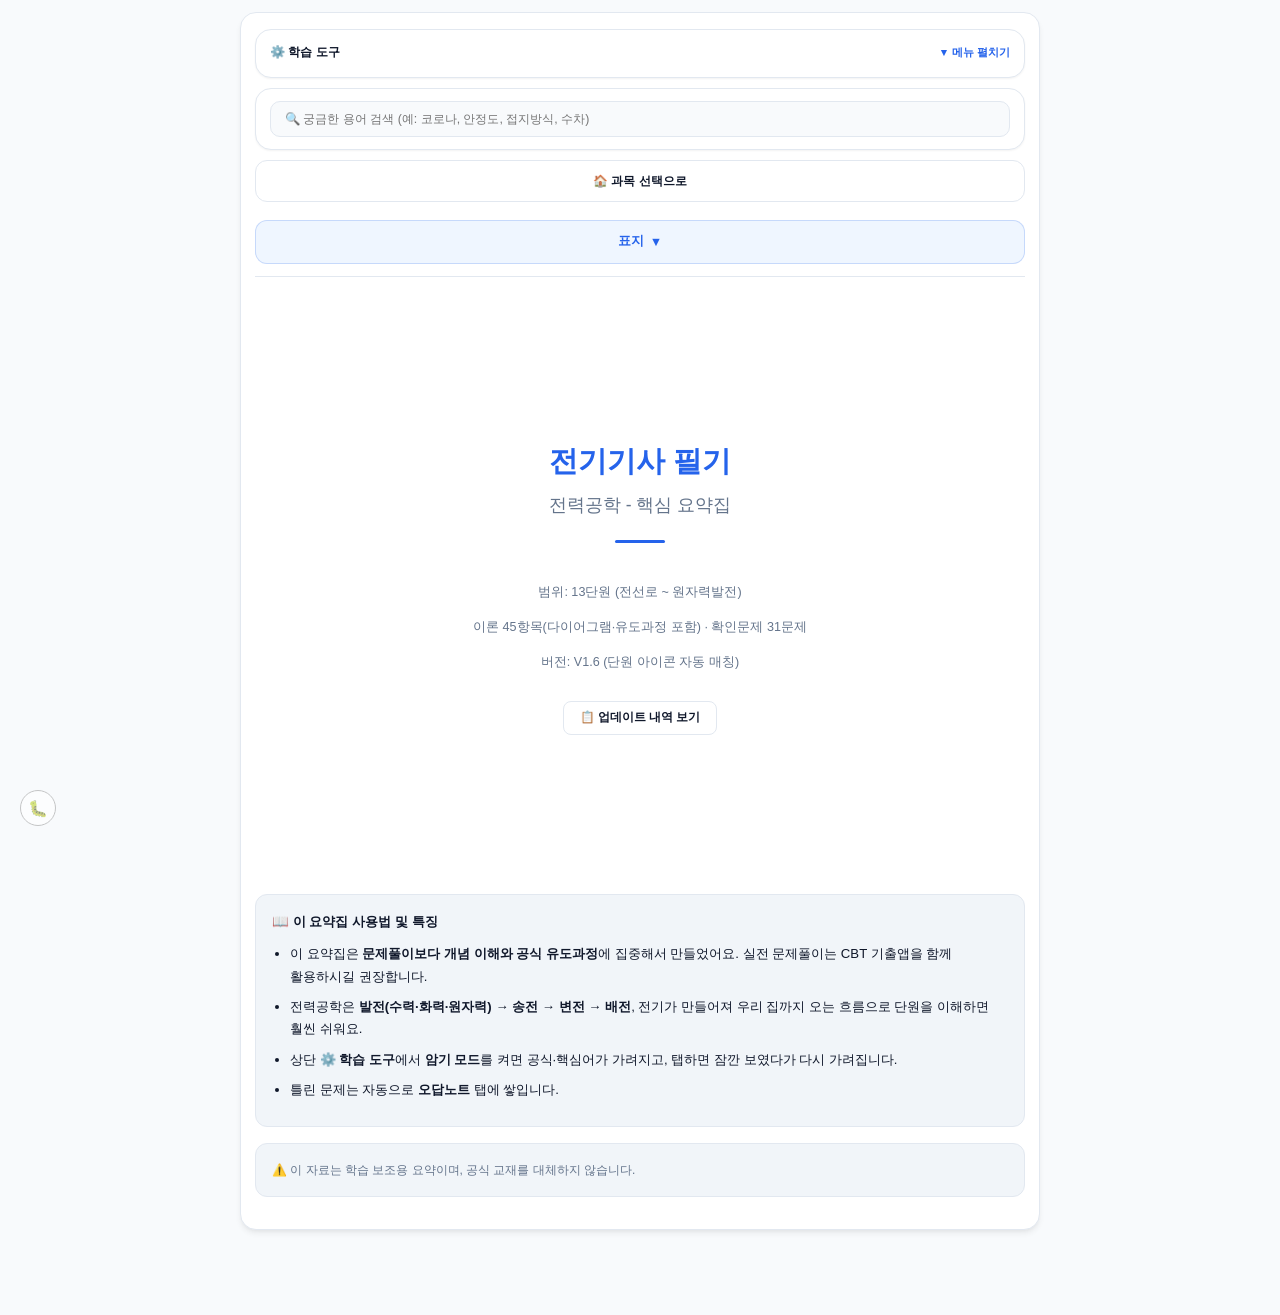
<file: power-eng/index.html>
<!DOCTYPE html>
<html lang="ko">
<head>
    <meta charset="UTF-8">
    <meta name="robots" content="noindex, nofollow">
    <meta name="viewport" content="width=device-width, initial-scale=1.0, maximum-scale=1.0, user-scalable=no">
    <title>전기기사 - 전력공학 핵심 요약집</title>
    <link rel="stylesheet" href="style.css">
    <link rel="manifest" href="manifest.json">
    <meta name="theme-color" content="#2563eb">
    <link rel="icon" href="icon-192.png">
    <link rel="apple-touch-icon" href="icon-192.png">
    <meta name="mobile-web-app-capable" content="yes">
    <meta name="apple-mobile-web-app-capable" content="yes">
    <meta name="apple-mobile-web-app-status-bar-style" content="black-translucent">
    <meta name="apple-mobile-web-app-title" content="전기 전력공학">
</head>
<body>

    <div class="container" id="app-viewport">

        <div id="exit-confirm-overlay" class="exit-confirm-overlay" style="display:none;">
            <div class="exit-confirm-box">
                <p class="exit-confirm-title">오늘 공부 정말 여기까지 하실 건가요?</p>
                <div class="exit-confirm-btns">
                    <button class="font-btn" onclick="cancelExitApp()">아니, 조만간 올게</button>
                    <button class="font-btn" style="background-color:#ef4444; color:#ffffff; border-color:#ef4444;" onclick="confirmExitApp()">응, 여기까지가 한계야</button>
                </div>
            </div>
        </div>

        <div class="control-bar-group">
            <div class="panel-toggle-bar" onclick="toggleTopPanel()">
                <span class="panel-toggle-title"><span>⚙️ 학습 도구</span></span>
                <span class="panel-toggle-btn" id="panel-toggle-btn-text">▼ 메뉴 펼치기</span>
            </div>

            <div id="collapsible-control-content" class="collapsed">
                <div class="tool-divider-solid"></div>

                <div class="tool-flat-section">
                    <div class="font-control-row">
                        <span class="tool-label">🔤 글자 크기</span>
                        <div class="segmented-font-group">
                            <button class="seg-font-btn" onclick="changeFontSize(-1)">가-</button>
                            <button class="seg-font-btn" onclick="resetFontSize()">기본</button>
                            <button class="seg-font-btn" onclick="changeFontSize(1)">가+</button>
                        </div>
                    </div>
                    <div class="mode-btn-grid" style="margin-top: 4px;">
                        <button class="mode-item-btn" id="memorize-toggle-btn" onclick="toggleMemorizeMode()">🙈 암기 OFF</button>
                        <button class="mode-item-btn" id="chosung-toggle-btn" onclick="toggleChosungMode()">💡 초성 퀴즈</button>
                        <button class="mode-item-btn" id="darkmode-toggle-btn" onclick="toggleDarkMode()">🌙 야간</button>
                    </div>
                    <button class="backup-action-btn" id="tab-menu-style-btn" onclick="toggleTabMenuStyle()" style="width:100%; margin-top:8px;">▾ 탭 메뉴: 드롭다운형</button>
                    <button class="backup-action-btn" id="notify-toggle-btn" onclick="toggleDailyNotify()" style="width:100%; margin-top:8px;">🔔 매일 알림 켜기</button>
                </div>

                <div class="tool-divider-dashed"></div>

                <div class="tool-flat-section">
                    <span class="tool-label">💾 내 학습 데이터 보호</span>
                    <div class="backup-btn-grid">
                        <button class="backup-action-btn" onclick="exportUserData()">📥 메모·진도 백업</button>
                        <button class="backup-action-btn" onclick="document.getElementById('import-file-input').click()">📤 백업 복원</button>
                        <input type="file" id="import-file-input" style="display:none;" accept=".json" onchange="importUserData(event)">
                    </div>
                    <button class="backup-action-btn" onclick="resetAppData()" style="width:100%; margin-top:8px; background-color:#fee2e2; color:#991b1b; border-color:#fecaca;">🗑️ 이 앱 데이터 전체 초기화</button>
                </div>

                <div class="tool-flat-section">
                    <span class="tool-label">🗓️ 필기시험일 설정</span>
                    <div style="display:flex; gap:6px; margin-top:6px;">
                        <input type="date" id="exam-date-input" class="mini-text-input" style="flex:1;">
                        <button class="font-btn" onclick="setExamDate()">설정</button>
                    </div>
                    <p style="font-size:0.75em; color:var(--text-sub); margin:6px 0 0 0;">※ 정확한 회차 일정은 큐넷(Q-Net)에서 꼭 확인하세요.</p>
                </div>

                <div class="dday-quote-bar">
                    <div class="dday-capsule" id="exam-dday-badge">시험일 미설정</div>
                    <div class="daily-quote-text" id="daily-quote-box">문구 로딩 중...</div>
                </div>

                <div class="progress-box">
                    <div class="progress-header">
                        <span>📊 단원 학습 진도율</span>
                        <span id="progress-text">0 / 13 (0%)</span>
                    </div>
                    <div class="progress-bar-track"><div class="progress-bar-fill" id="progress-fill"></div></div>
                </div>

                <div class="timer-row" id="timer-control-bar" style="display: none;">
                    <span class="tool-label">⏱️ 표시시간</span>
                    <div class="segmented-font-group">
                        <button class="seg-font-btn active" id="timer-btn-3" onclick="setTimerSec(3)">3초</button>
                        <button class="seg-font-btn" id="timer-btn-5" onclick="setTimerSec(5)">5초</button>
                        <button class="seg-font-btn" id="timer-btn-0" onclick="setTimerSec(0)">누를때만</button>
                    </div>
                </div>
            </div>
        </div>

        <div class="control-bar-group">
            <div class="search-box-container">
                <input type="text" id="search-input" class="search-input" placeholder="🔍 궁금한 용어 검색 (예: 코로나, 안정도, 접지방식, 수차)" oninput="handleSearch()">
                <button class="search-clear-btn" id="search-clear-btn" onclick="clearSearch()">✕</button>
                <div id="search-results" class="search-results-list"></div>
            </div>
        </div>

        <a href="../index.html" style="display:flex; align-items:center; justify-content:center; gap:6px; text-decoration:none; background-color: var(--card-bg); color: var(--text-color); border:1px solid var(--border-color); border-radius: var(--radius-md); padding:10px; margin-bottom:10px; font-weight:800; font-size:0.85em;">🏠 과목 선택으로</a>

        <div class="tab-menu-wrapper">
            <div class="tab-dropdown" id="tab-dropdown-container">
                <button class="tab-dropdown-toggle" onclick="toggleTabDropdown()" style="display: flex; justify-content: center; align-items: center; width: 100%; position: relative; background-color: var(--primary-light); color: var(--primary); border: 1px solid rgba(37, 99, 235, 0.2); padding: 12px 16px; border-radius: var(--radius-md); font-weight: 800; font-size: 0.9em; cursor: pointer; min-height: 44px;">
                    <span style="display: inline-flex; align-items: center; gap: 6px;">
                        <span id="tab-dropdown-label">표지</span>
                        <span id="tab-dropdown-arrow">▼</span>
                    </span>
                </button>
                <div class="tab-dropdown-list" id="tab-dropdown-list">
                    <button class="tab-btn active" onclick="openTab(event, 'tab-cover')">표지</button>
                    <button class="tab-btn" onclick="openTab(event, 'tab-study')">📘 단원학습 (13단원)</button>
                    <button class="tab-btn" onclick="openTab(event, 'tab-exam')">🎲 랜덤 모의고사</button>
                    <button class="tab-btn" onclick="openTab(event, 'tab-wrong')">📕 오답노트</button>
                </div>
            </div>
        </div>

        <!-- 표지 탭 -->
        <div id="tab-cover" class="tab-content active">
            <div class="cover-page">
                <div class="cover-title">전기기사 필기</div>
                <div class="cover-subtitle">전력공학 - 핵심 요약집</div>
                <div class="cover-divider"></div>
                <div class="cover-info">
                    <p>범위: 13단원 (전선로 ~ 원자력발전)</p>
                    <p>이론 45항목(다이어그램·유도과정 포함) · 확인문제 31문제</p>
                    <p>버전: V1.6 (단원 아이콘 자동 매칭)</p>
                </div>
                <div style="margin-top: 14px;">
                    <button class="font-btn" id="changelog-toggle-btn" onclick="toggleChangelog()" style="font-size: 0.85em; padding: 8px 16px;">📋 업데이트 내역 보기</button>
                </div>
                <div id="changelog-panel" class="box" style="display: none; margin-top: 14px; text-align: left; max-width: 480px; margin-left: auto; margin-right: auto;">
                    <div style="font-weight: 700; margin-bottom: 10px; color: var(--primary);">📋 업데이트 내역</div>

                    <div style="margin-bottom: 12px;">
                        <div style="font-weight: 700; font-size: 0.95em;">V1.6 <span style="font-weight:400; color:var(--text-sub); font-size:0.85em;">- 단원 아이콘 자동 매칭</span></div>
                        <ul style="margin: 4px 0 0 0; padding-left: 18px; font-size: 0.88em; color: var(--text-sub);">
                            <li>단원 목록의 아이콘이 제목 키워드(전력·자기·교류·회로 등)에 따라 자동으로 달라지도록 개선 (기존엔 전부 📘로 통일)</li>
                        </ul>
                    </div>

                    <div style="margin-bottom: 12px;">
                        <div style="font-weight: 700; font-size: 0.95em;">V1.5 <span style="font-weight:400; color:var(--text-sub); font-size:0.85em;">- UI 피드백 반영</span></div>
                        <ul style="margin: 4px 0 0 0; padding-left: 18px; font-size: 0.88em; color: var(--text-sub);">
                            <li>상단 「학습 도구」 영역 높이 축소, 검색창과 간격 좁힘</li>
                            <li>단원 목록의 파란 원형 번호 뱃지를 단순 숫자 표기로 변경 (색상 혼선 방지)</li>
                            <li>펜 필기 툴바와 본문 사이 구분선 추가</li>
                            <li>본문 제목(h2)을 번호/제목/부제 구조로 정리</li>
                        </ul>
                    </div>

                    <div style="margin-bottom: 12px;">
                        <div style="font-weight: 700; font-size: 0.95em;">V1.4 <span style="font-weight:400; color:var(--text-sub); font-size:0.85em;">- 단원 목록 디자인 개선</span></div>
                        <ul style="margin: 4px 0 0 0; padding-left: 18px; font-size: 0.88em; color: var(--text-sub);">
                            <li>단원 목록 카드에 번호 원형 뱃지 + 아이콘 추가</li>
                            <li>표(table) 헤더·여백 대비 강화 및 줄무늬 배경 추가</li>
                        </ul>
                    </div>

                    <div style="margin-bottom: 12px;">
                        <div style="font-weight: 700; font-size: 0.95em;">V1.3 <span style="font-weight:400; color:var(--text-sub); font-size:0.85em;">- 표 반응형 개선</span></div>
                        <ul style="margin: 4px 0 0 0; padding-left: 18px; font-size: 0.88em; color: var(--text-sub);">
                            <li>비교표(표)가 좁은 화면에서 별도로 가로 스크롤되어 펜 필기와 어긋나던 문제 수정</li>
                            <li>좁은 화면에서는 표가 카드형으로 세로 스택되어 스크롤 없이 한 번에 읽을 수 있음</li>
                        </ul>
                    </div>

                    <div style="margin-bottom: 12px;">
                        <div style="font-weight: 700; font-size: 0.95em;">V1.2 <span style="font-weight:400; color:var(--text-sub); font-size:0.85em;">- 업데이트 내역 패널 및 디버그 버튼 추가</span></div>
                        <ul style="margin: 4px 0 0 0; padding-left: 18px; font-size: 0.88em; color: var(--text-sub);">
                            <li>표지에 업데이트 내역(변경 이력) 패널 신설</li>
                            <li>좌측 하단 🐛 필기 디버그 버튼 추가 (펜/터치 입력 로그 확인용)</li>
                        </ul>
                    </div>

                    <div style="margin-bottom: 12px;">
                        <div style="font-weight: 700; font-size: 0.95em;">V1.1 <span style="font-weight:400; color:var(--text-sub); font-size:0.85em;">- 필기 툴바 스타일 누락 수정</span></div>
                        <ul style="margin: 4px 0 0 0; padding-left: 18px; font-size: 0.88em; color: var(--text-sub);">
                            <li>필기 펜/형광펜/지우개 툴바 스타일(CSS)이 누락되어 버튼이 줄바꿈되고 색상 점이 안 보이던 문제 수정</li>
                        </ul>
                    </div>

                    <div style="margin-bottom: 12px;">
                        <div style="font-weight: 700; font-size: 0.95em;">V1.0</div>
                        <ul style="margin: 4px 0 0 0; padding-left: 18px; font-size: 0.88em; color: var(--text-sub);">
                            <li>최초 배포 (그 이전 세부 변경 내역은 별도로 기록되지 않았습니다)</li>
                        </ul>
                    </div>
                </div>
            </div>
            <div class="box">
                <b>📖 이 요약집 사용법 및 특징</b>
                <ul style="margin: 10px 0 0 0; padding-left: 18px; line-height: 1.7;">
                    <li>이 요약집은 <b>문제풀이보다 개념 이해와 공식 유도과정</b>에 집중해서 만들었어요. 실전 문제풀이는 CBT 기출앱을 함께 활용하시길 권장합니다.</li>
                    <li>전력공학은 <b>발전(수력·화력·원자력) → 송전 → 변전 → 배전</b>, 전기가 만들어져 우리 집까지 오는 흐름으로 단원을 이해하면 훨씬 쉬워요.</li>
                    <li>상단 <b>⚙️ 학습 도구</b>에서 <b>암기 모드</b>를 켜면 공식·핵심어가 가려지고, 탭하면 잠깐 보였다가 다시 가려집니다.</li>
                    <li>틀린 문제는 자동으로 <b>오답노트</b> 탭에 쌓입니다.</li>
                </ul>
            </div>
            <div class="box" style="font-size:0.85em; color:var(--text-sub);">
                ⚠️ 이 자료는 학습 보조용 요약이며, 공식 교재를 대체하지 않습니다.
            </div>
        </div>

        <!-- 단원학습 탭 -->
        <div id="tab-study" class="tab-content">
            <h1>전력공학 - <br>📘 단원학습</h1>
            <div style="text-align: right; font-size: 0.8em; color: var(--text-sub); margin-top: 4px; margin-bottom: 12px;">
                <span>전력공학 13단원 · 확인문제 31문제</span>
            </div>
            <div style="display: flex; justify-content: flex-end; margin-bottom: 10px;">
                <button class="font-btn" onclick="filterBookmarks()" style="font-size: 0.82em;">⭐ 북마크 모아보기</button>
            </div>

            <div id="sub-page-menu">
                <div class="sub-nav-grid" id="main-menu-grid">
                        <div class="sub-nav-card" onclick="showSubPage(1)">
                            <span>1. 전선로</span>
                            <div class="card-status-box">
                                <span class="card-done-badge" id="card-done-1" style="display:none;">✅ 완료</span>
                                <span id="card-star-1"></span>
                            </div>
                        </div>
                        <div class="sub-nav-card" onclick="showSubPage(2)">
                            <span>2. 선로정수 및 코로나</span>
                            <div class="card-status-box">
                                <span class="card-done-badge" id="card-done-2" style="display:none;">✅ 완료</span>
                                <span id="card-star-2"></span>
                            </div>
                        </div>
                        <div class="sub-nav-card" onclick="showSubPage(3)">
                            <span>3. 송전특성</span>
                            <div class="card-status-box">
                                <span class="card-done-badge" id="card-done-3" style="display:none;">✅ 완료</span>
                                <span id="card-star-3"></span>
                            </div>
                        </div>
                        <div class="sub-nav-card" onclick="showSubPage(4)">
                            <span>4. 조상설비 및 전력원선도</span>
                            <div class="card-status-box">
                                <span class="card-done-badge" id="card-done-4" style="display:none;">✅ 완료</span>
                                <span id="card-star-4"></span>
                            </div>
                        </div>
                        <div class="sub-nav-card" onclick="showSubPage(5)">
                            <span>5. 고장계산</span>
                            <div class="card-status-box">
                                <span class="card-done-badge" id="card-done-5" style="display:none;">✅ 완료</span>
                                <span id="card-star-5"></span>
                            </div>
                        </div>
                        <div class="sub-nav-card" onclick="showSubPage(6)">
                            <span>6. 중성점 접지방식과 유도장해 및 안정도</span>
                            <div class="card-status-box">
                                <span class="card-done-badge" id="card-done-6" style="display:none;">✅ 완료</span>
                                <span id="card-star-6"></span>
                            </div>
                        </div>
                        <div class="sub-nav-card" onclick="showSubPage(7)">
                            <span>7. 이상전압 및 보호계전방식</span>
                            <div class="card-status-box">
                                <span class="card-done-badge" id="card-done-7" style="display:none;">✅ 완료</span>
                                <span id="card-star-7"></span>
                            </div>
                        </div>
                        <div class="sub-nav-card" onclick="showSubPage(8)">
                            <span>8. 변전소</span>
                            <div class="card-status-box">
                                <span class="card-done-badge" id="card-done-8" style="display:none;">✅ 완료</span>
                                <span id="card-star-8"></span>
                            </div>
                        </div>
                        <div class="sub-nav-card" onclick="showSubPage(9)">
                            <span>9. 배전방식 및 전기공급방식</span>
                            <div class="card-status-box">
                                <span class="card-done-badge" id="card-done-9" style="display:none;">✅ 완료</span>
                                <span id="card-star-9"></span>
                            </div>
                        </div>
                        <div class="sub-nav-card" onclick="showSubPage(10)">
                            <span>10. 배전선로의 부하특성 및 운용</span>
                            <div class="card-status-box">
                                <span class="card-done-badge" id="card-done-10" style="display:none;">✅ 완료</span>
                                <span id="card-star-10"></span>
                            </div>
                        </div>
                        <div class="sub-nav-card" onclick="showSubPage(11)">
                            <span>11. 수력발전</span>
                            <div class="card-status-box">
                                <span class="card-done-badge" id="card-done-11" style="display:none;">✅ 완료</span>
                                <span id="card-star-11"></span>
                            </div>
                        </div>
                        <div class="sub-nav-card" onclick="showSubPage(12)">
                            <span>12. 화력발전</span>
                            <div class="card-status-box">
                                <span class="card-done-badge" id="card-done-12" style="display:none;">✅ 완료</span>
                                <span id="card-star-12"></span>
                            </div>
                        </div>
                        <div class="sub-nav-card" onclick="showSubPage(13)">
                            <span>13. 원자력발전</span>
                            <div class="card-status-box">
                                <span class="card-done-badge" id="card-done-13" style="display:none;">✅ 완료</span>
                                <span id="card-star-13"></span>
                            </div>
                        </div>
                </div>
            </div>

                <div id="sub-page-1" class="sub-page" style="display:none;">
                    <div class="sub-page-header">
                        <div style="display:flex; align-items:center; gap:8px;">
                            <div class="page-indicator">1 / 13 PAGE</div>
                            <button class="font-btn" onclick="showSubMenu()" style="font-size:0.75em; padding:4px 8px;">📋 단원 목록</button>
                        </div>
                        <div style="display:flex; align-items:center; gap:10px;">
                            <label class="complete-check-label"><input type="checkbox" id="check-page-1" onchange="toggleComplete(1)"> 학습 완료</label>
                            <button class="bookmark-btn" id="star-btn-1" onclick="toggleBookmark(1)">☆</button>
                        </div>
                    </div>
                    <h2>1. 전선로</h2>

                <div class="highlight-box">
                    <p style="font-weight:700; margin:0 0 6px 0;">1~2. 전선로와 전선</p>
                    <div style="margin:0; line-height:1.7;">전선로는 발전소·변전소를 잇는 전선과 이를 지지하는 설비 전체를 말한다. 전선의 구비조건: <span class='red'>도전율이 크고, 기계적 강도가 크며, 가볍고, 가격이 저렴하고, 내구성(내식성)이 좋을 것</span> — 실제로는 이 조건들이 서로 상충하므로(강도↑면 무게↑ 등) 경제성과 성능을 절충한 <span class='blue'>강심알루미늄연선(ACSR)</span>이 널리 사용된다(알루미늄이 도전, 강심이 강도 담당).</div>
                </div>
                <div class="highlight-box">
                    <p style="font-weight:700; margin:0 0 6px 0;">3. 지지물의 종류</p>
                    <div style="margin:0; line-height:1.7;"><div class="table-wrapper"><table class="table"><tr><th>종류</th><th>특징</th></tr><tr><td>목주</td><td>저렴하지만 내구성 낮음, 저압 단거리용</td></tr><tr><td>철근콘크리트주</td><td>내구성 우수, 가장 널리 사용</td></tr><tr><td>철주</td><td>강도 크지만 부식에 약함</td></tr><tr><td>철탑</td><td>가장 튼튼함, 장경간·특고압 송전선로용</td></tr></table></div></div>
                </div>
                <div class="highlight-box">
                    <p style="font-weight:700; margin:0 0 6px 0;">4. 애자 - 종류와 전압분담</p>
                    <div style="margin:0; line-height:1.7;"><div style="text-align:center; margin:12px 0;"><svg viewBox="0 0 300 170" xmlns="http://www.w3.org/2000/svg" style="width:100%; max-width:300px; height:auto;"><line x1="150" y1="20" x2="150" y2="45" stroke="#1e293b" stroke-width="2"/><ellipse cx="150" cy="55" rx="18" ry="10" fill="none" stroke="#2563eb" stroke-width="2"/><line x1="150" y1="65" x2="150" y2="80" stroke="#1e293b" stroke-width="2"/><ellipse cx="150" cy="90" rx="18" ry="10" fill="none" stroke="#2563eb" stroke-width="2"/><line x1="150" y1="100" x2="150" y2="115" stroke="#1e293b" stroke-width="2"/><ellipse cx="150" cy="125" rx="18" ry="10" fill="none" stroke="#2563eb" stroke-width="2"/><line x1="150" y1="135" x2="150" y2="155" stroke="#dc2626" stroke-width="2"/><text x="175" y="90" font-size="11">애자 여러 개 직렬</text><text x="175" y="150" font-size="11" fill="#dc2626">전선</text></svg><div style="font-size:0.82em; color:var(--text-sub);">현수애자를 여러 개 직렬(애자련)로 연결해 필요한 절연내력을 확보한다</div></div><span class='red'>핀애자</span>(저전압 소규모), <span class='red'>현수애자</span>(다수를 연결해 애자련 구성, 특고압 다수 사용), <span class='red'>내무애자</span>(염분·오염이 심한 지역용). 애자련에서는 <span class='blue'>전선에 가장 가까운 애자에 전압이 가장 많이 분담</span>되는 <span class='orange'>전압분담 불평등 현상</span>이 발생하며, 이를 균등화하기 위해 <span class='orange'>아킹혼(초호각)</span>을 설치하기도 한다.</div>
                </div>
                <div class="highlight-box">
                    <p style="font-weight:700; margin:0 0 6px 0;">애자의 섬락전압 종류</p>
                    <div style="margin:0; line-height:1.7;"><div class="table-wrapper"><table class="table"><tr><th>구분</th><th>정의</th></tr><tr><td>건조섬락전압</td><td>건조 상태에서 애자가 견디는 최대전압</td></tr><tr><td>주수섬락전압</td><td>물을 뿌린 상태(우천 모사)에서의 섬락전압</td></tr><tr><td>충격섬락전압</td><td>뇌서지 등 순간 고전압에 대한 섬락전압</td></tr><tr><td>유중파괴전압</td><td>절연유 속에서 애자가 파괴되는 전압(가장 높음)</td></tr></table></div></div>
                </div>
                <div class="highlight-box">
                    <p style="font-weight:700; margin:0 0 6px 0;">5. 지지선(지선)</p>
                    <div style="margin:0; line-height:1.7;">지지물이 전선의 장력에 의해 넘어지지 않도록 반대편에서 잡아주는 선. 지지선에 걸리는 장력은 <span class='red'>수평분력=전선 장력, 지지선 자체의 장력 T = 수평분력/cosθ</span>(θ: 지지선과 지표면이 이루는 각)로 계산하며, 지지선의 안전율은 <span class='blue'>2.5 이상</span>이 되도록 시설한다(목주·철근콘크리트주의 지선 안전율 기준).</div>
                </div>

                    <div class="quiz-sec-header">
                        <span class="quiz-sec-title">✏️ 단원 확인문제 (2문제)</span>
                    </div>
                    <div class="score-board"><span id="score-unit-quiz-1">점수: 0 / 100점 (정답 0 / 2문제)</span></div>
                    <div id="unit-quiz-1" data-scoreboard="true">
                <div class="box quiz-box" id="box-u1-1" data-qid="u1-1">
                    <button class="font-btn" onclick="resetAnswer('u1-1')" style="float:right; font-size:0.75em; padding:4px 8px;">🔄 초기화</button>
                    <p class="quiz-q-title" style="font-weight:bold; margin-top:0;">Q1. 알루미늄이 도전 역할, 강심이 강도 보강 역할을 하는 전선은?</p>
                    <div class="quiz-opt-grid" style="display:grid; grid-template-columns:1fr 1fr; gap:8px; margin:12px 0;">
<button class="font-btn opt-btn" onclick="checkAnswerByText('u1-1', this, 'ACSR(강심알루미늄연선)')">경동선</button>
<button class="font-btn opt-btn" onclick="checkAnswerByText('u1-1', this, 'ACSR(강심알루미늄연선)')">ACSR(강심알루미늄연선)</button>
<button class="font-btn opt-btn" onclick="checkAnswerByText('u1-1', this, 'ACSR(강심알루미늄연선)')">연동선</button>
<button class="font-btn opt-btn" onclick="checkAnswerByText('u1-1', this, 'ACSR(강심알루미늄연선)')">나동선</button>
                    </div>
                    <div id="q-result-u1-1" style="margin-top:10px; font-weight:bold; display:none;"></div>
                    <div id="q-expl-u1-1" class="note" style="display:none;">💡 해설: ACSR은 알루미늄(도전)과 강심(강도)을 결합한 전선입니다.</div>
                </div>
                <div class="box quiz-box" id="box-u1-2" data-qid="u1-2">
                    <button class="font-btn" onclick="resetAnswer('u1-2')" style="float:right; font-size:0.75em; padding:4px 8px;">🔄 초기화</button>
                    <p class="quiz-q-title" style="font-weight:bold; margin-top:0;">Q2. 애자련에서 전선에 가장 가까운 애자에 전압이 가장 많이 분담되는 현상을 완화하기 위해 설치하는 것은?</p>
                    <div class="quiz-opt-grid" style="display:grid; grid-template-columns:1fr 1fr; gap:8px; margin:12px 0;">
<button class="font-btn opt-btn" onclick="checkAnswerByText('u1-2', this, '아킹혼(초호각)')">아킹혼(초호각)</button>
<button class="font-btn opt-btn" onclick="checkAnswerByText('u1-2', this, '아킹혼(초호각)')">피뢰기</button>
<button class="font-btn opt-btn" onclick="checkAnswerByText('u1-2', this, '아킹혼(초호각)')">단로기</button>
<button class="font-btn opt-btn" onclick="checkAnswerByText('u1-2', this, '아킹혼(초호각)')">전력퓨즈</button>
                    </div>
                    <div id="q-result-u1-2" style="margin-top:10px; font-weight:bold; display:none;"></div>
                    <div id="q-expl-u1-2" class="note" style="display:none;">💡 해설: 아킹혼은 애자련의 전압분담을 균등화하는 역할을 합니다.</div>
                </div>
                    </div>
                    <div style="text-align:center; margin:10px 0 20px 0; display:flex; gap:6px; justify-content:center; flex-wrap:wrap;">
                        <button class="font-btn" onclick="shuffleSection('unit-quiz-1')" style="background-color:#8b5cf6; color:#fff;">🔀 순서 섞기</button>
                        <button class="font-btn" onclick="resetAllInContainer('unit-quiz-1')" style="background-color:#ef4444; color:#fff;">🔄 전체 초기화</button>
                    </div>

                    <div class="page-memo-section">
                        <p class="page-memo-title">📝 나만의 메모</p>
                        <textarea id="memo-input-1" class="page-memo-textarea" placeholder="이 단원에서 헷갈리는 부분을 적어보세요." onblur="savePageMemo(1)"></textarea>
                    </div>
                </div>

                <div id="sub-page-2" class="sub-page" style="display:none;">
                    <div class="sub-page-header">
                        <div style="display:flex; align-items:center; gap:8px;">
                            <div class="page-indicator">2 / 13 PAGE</div>
                            <button class="font-btn" onclick="showSubMenu()" style="font-size:0.75em; padding:4px 8px;">📋 단원 목록</button>
                        </div>
                        <div style="display:flex; align-items:center; gap:10px;">
                            <label class="complete-check-label"><input type="checkbox" id="check-page-2" onchange="toggleComplete(2)"> 학습 완료</label>
                            <button class="bookmark-btn" id="star-btn-2" onclick="toggleBookmark(2)">☆</button>
                        </div>
                    </div>
                    <h2>2. 선로정수 및 코로나</h2>

                <div class="highlight-box">
                    <p style="font-weight:700; margin:0 0 6px 0;">1. 등가선간거리와 등가반지름</p>
                    <div style="margin:0; line-height:1.7;"><div style="text-align:center; margin:12px 0;"><svg viewBox="0 0 260 170" xmlns="http://www.w3.org/2000/svg" style="width:100%; max-width:300px; height:auto;"><circle cx="60" cy="140" r="6" fill="#2563eb"/><text x="45" y="160" font-size="12">A</text><circle cx="220" cy="140" r="6" fill="#2563eb"/><text x="225" y="160" font-size="12">B</text><circle cx="140" cy="30" r="6" fill="#2563eb"/><text x="145" y="20" font-size="12">C</text><line x1="60" y1="140" x2="220" y2="140" stroke="#94a3b8" stroke-width="1.5"/><line x1="60" y1="140" x2="140" y2="30" stroke="#94a3b8" stroke-width="1.5"/><line x1="220" y1="140" x2="140" y2="30" stroke="#94a3b8" stroke-width="1.5"/><text x="120" y="155" font-size="10" fill="#64748b">D_AB</text></svg><div style="font-size:0.82em; color:var(--text-sub);">3상 선로의 등가선간거리 — 세 선간거리의 기하평균</div></div>3상 선로의 세 선간거리가 다를 때(정삼각형 배치가 아닐 때), 계산을 단순화하기 위한 대표값으로 <span class='red'>등가선간거리 D = ∛(D_AB × D_BC × D_CA)</span>(기하평균)를 사용한다. 복도체(한 상에 여러 가닥의 전선을 묶어 사용)의 경우 <span class='blue'>등가반지름 r_e = ⁿ√(r×s^(n-1))</span> (n: 소도체 수, s: 소도체 간 간격)로 계산한다.</div>
                </div>
                <div class="highlight-box">
                    <p style="font-weight:700; margin:0 0 6px 0;">2. 선로정수 - 인덕턴스와 정전용량 공식</p>
                    <div style="margin:0; line-height:1.7;">1선당 작용 인덕턴스 <span class='red'>L = 0.05 + 0.4605·log₁₀(D/r) [mH/km]</span>, 1선당 작용 정전용량 <span class='red'>C = 0.02413 / log₁₀(D/r) [μF/km]</span> (D: 등가선간거리, r: 전선의 반지름). <span class='orange'>선간거리가 멀수록 L은 커지고 C는 작아진다</span>는 반대 경향이 두 공식에서 자연스럽게 드러난다.</div>
                </div>
                <div class="highlight-box">
                    <p style="font-weight:700; margin:0 0 6px 0;">복도체 방식의 효과</p>
                    <div style="margin:0; line-height:1.7;">복도체(다도체)를 사용하면 <span class='mint'>등가반지름이 커지는 효과</span>가 있어 인덕턴스는 감소하고 정전용량은 증가한다. 이로 인해 <span class='mint'>코로나 임계전압이 높아져 코로나 발생이 억제</span>되고, 송전용량도 증가하는 이점이 있다(초고압 송전선에서 복도체·다도체를 사용하는 주된 이유).</div>
                </div>
                <div class="highlight-box">
                    <p style="font-weight:700; margin:0 0 6px 0;">3. 코로나 현상 - 임계전압과 손실</p>
                    <div style="margin:0; line-height:1.7;">전선 표면의 전위경도가 임계값을 넘으면 주위 공기가 부분적으로 절연파괴되어 발광·소음을 내는 현상이 <span class='red'>코로나</span>이다. <span class='blue'>코로나 임계전압(파열극한전압)</span>은 기온·기압, 전선의 굵기(반지름)에 따라 정해지며, <span class='orange'>전선이 굵을수록, 기압이 높을수록, 날씨가 맑을수록 임계전압이 높아져(코로나가 잘 안 생겨서) 유리</span>하다. 코로나가 발생하면 <span class='red'>코로나손</span>(전력손실), 통신선 유도장해, 전선 부식(오존·초산 생성) 등의 악영향이 있다.</div>
                </div>
                <div class="highlight-box">
                    <p style="font-weight:700; margin:0 0 6px 0;">코로나 방지대책</p>
                    <div style="margin:0; line-height:1.7;">① <span class='blue'>복도체(다도체) 사용</span>(등가반지름 증대) ② 전선의 <span class='blue'>지름을 크게</span> 함 ③ <span class='blue'>가선금구를 개량</span>(돌기부 최소화) — 모두 '전선 표면의 전위경도를 낮춘다'는 공통 원리로 통한다.</div>
                </div>
                <div class="highlight-box">
                    <p style="font-weight:700; margin:0 0 6px 0;">4. 지중전선로</p>
                    <div style="margin:0; line-height:1.7;">지중케이블은 가공선로에 비해 <span class='red'>미관이 좋고 기상 영향을 받지 않지만, 건설비가 비싸고 고장점 발견·복구가 어렵다</span>는 트레이드오프가 있다. 매설방식으로는 직접매설식, 관로식, 암거식이 있으며(회로이론·전기설비기준에서 배운 것과 동일한 분류), 케이블 고장점은 <span class='blue'>머레이 루프법(브리지 원리 이용)</span> 등으로 탐지한다.</div>
                </div>

                    <div class="quiz-sec-header">
                        <span class="quiz-sec-title">✏️ 단원 확인문제 (3문제)</span>
                    </div>
                    <div class="score-board"><span id="score-unit-quiz-2">점수: 0 / 100점 (정답 0 / 3문제)</span></div>
                    <div id="unit-quiz-2" data-scoreboard="true">
                <div class="box quiz-box" id="box-u2-1" data-qid="u2-1">
                    <button class="font-btn" onclick="resetAnswer('u2-1')" style="float:right; font-size:0.75em; padding:4px 8px;">🔄 초기화</button>
                    <p class="quiz-q-title" style="font-weight:bold; margin-top:0;">Q1. 3상 선로의 등가선간거리 D = ∛(D_AB × D_BC × ___)에서 빈칸은? <span class="blue_nb" style="font-size:0.8em;">(단답형)</span></p>
                    <div style="display:flex; gap:6px; margin:12px 0;">
                        <input type="text" id="input-u2-1" class="mini-text-input" placeholder="정답 입력" style="max-width:180px;">
                        <button class="font-btn" onclick="checkAnswerByInput('u2-1', document.getElementById('input-u2-1'), ['D_CA', 'DCA'])">확인</button>
                    </div>
                    <div id="q-result-u2-1" style="margin-top:10px; font-weight:bold; display:none;"></div>
                    <div id="q-expl-u2-1" class="note" style="display:none;">💡 해설: 등가선간거리는 세 선간거리의 기하평균 D=∛(D_AB×D_BC×D_CA)입니다.</div>
                </div>
                <div class="box quiz-box" id="box-u2-2" data-qid="u2-2">
                    <button class="font-btn" onclick="resetAnswer('u2-2')" style="float:right; font-size:0.75em; padding:4px 8px;">🔄 초기화</button>
                    <p class="quiz-q-title" style="font-weight:bold; margin-top:0;">Q2. 복도체를 사용했을 때 나타나는 효과로 옳은 것은?</p>
                    <div class="quiz-opt-grid" style="display:grid; grid-template-columns:1fr 1fr; gap:8px; margin:12px 0;">
<button class="font-btn opt-btn" onclick="checkAnswerByText('u2-2', this, '인덕턴스 감소, 코로나 임계전압 상승')">인덕턴스 증가, 코로나 발생 촉진</button>
<button class="font-btn opt-btn" onclick="checkAnswerByText('u2-2', this, '인덕턴스 감소, 코로나 임계전압 상승')">인덕턴스 감소, 코로나 임계전압 상승</button>
<button class="font-btn opt-btn" onclick="checkAnswerByText('u2-2', this, '인덕턴스 감소, 코로나 임계전압 상승')">정전용량 감소, 송전용량 감소</button>
<button class="font-btn opt-btn" onclick="checkAnswerByText('u2-2', this, '인덕턴스 감소, 코로나 임계전압 상승')">선로정수와 무관</button>
                    </div>
                    <div id="q-result-u2-2" style="margin-top:10px; font-weight:bold; display:none;"></div>
                    <div id="q-expl-u2-2" class="note" style="display:none;">💡 해설: 복도체는 등가반지름을 키워 인덕턴스를 낮추고 코로나 임계전압을 높입니다.</div>
                </div>
                <div class="box quiz-box" id="box-u2-3" data-qid="u2-3">
                    <button class="font-btn" onclick="resetAnswer('u2-3')" style="float:right; font-size:0.75em; padding:4px 8px;">🔄 초기화</button>
                    <p class="quiz-q-title" style="font-weight:bold; margin-top:0;">Q3. 코로나가 발생하기 쉬운 조건은?</p>
                    <div class="quiz-opt-grid" style="display:grid; grid-template-columns:1fr 1fr; gap:8px; margin:12px 0;">
<button class="font-btn opt-btn" onclick="checkAnswerByText('u2-3', this, '전선이 가늘고 기압이 낮을 때')">전선이 굵고 맑은 날씨</button>
<button class="font-btn opt-btn" onclick="checkAnswerByText('u2-3', this, '전선이 가늘고 기압이 낮을 때')">전선이 가늘고 기압이 낮을 때</button>
<button class="font-btn opt-btn" onclick="checkAnswerByText('u2-3', this, '전선이 가늘고 기압이 낮을 때')">기압이 높을 때</button>
<button class="font-btn opt-btn" onclick="checkAnswerByText('u2-3', this, '전선이 가늘고 기압이 낮을 때')">전선이 굵을 때</button>
                    </div>
                    <div id="q-result-u2-3" style="margin-top:10px; font-weight:bold; display:none;"></div>
                    <div id="q-expl-u2-3" class="note" style="display:none;">💡 해설: 전선이 가늘고 기압이 낮을수록 코로나 임계전압이 낮아져 코로나가 잘 발생합니다.</div>
                </div>
                    </div>
                    <div style="text-align:center; margin:10px 0 20px 0; display:flex; gap:6px; justify-content:center; flex-wrap:wrap;">
                        <button class="font-btn" onclick="shuffleSection('unit-quiz-2')" style="background-color:#8b5cf6; color:#fff;">🔀 순서 섞기</button>
                        <button class="font-btn" onclick="resetAllInContainer('unit-quiz-2')" style="background-color:#ef4444; color:#fff;">🔄 전체 초기화</button>
                    </div>

                    <div class="page-memo-section">
                        <p class="page-memo-title">📝 나만의 메모</p>
                        <textarea id="memo-input-2" class="page-memo-textarea" placeholder="이 단원에서 헷갈리는 부분을 적어보세요." onblur="savePageMemo(2)"></textarea>
                    </div>
                </div>

                <div id="sub-page-3" class="sub-page" style="display:none;">
                    <div class="sub-page-header">
                        <div style="display:flex; align-items:center; gap:8px;">
                            <div class="page-indicator">3 / 13 PAGE</div>
                            <button class="font-btn" onclick="showSubMenu()" style="font-size:0.75em; padding:4px 8px;">📋 단원 목록</button>
                        </div>
                        <div style="display:flex; align-items:center; gap:10px;">
                            <label class="complete-check-label"><input type="checkbox" id="check-page-3" onchange="toggleComplete(3)"> 학습 완료</label>
                            <button class="bookmark-btn" id="star-btn-3" onclick="toggleBookmark(3)">☆</button>
                        </div>
                    </div>
                    <h2>3. 송전특성</h2>

                <div class="highlight-box">
                    <p style="font-weight:700; margin:0 0 6px 0;">1. 단거리 송전선로</p>
                    <div style="margin:0; line-height:1.7;">선로 길이가 짧아(약 50km 이하) <span class='red'>정전용량(누설전류)을 무시</span>하고 저항과 인덕턴스만 고려하는 모델. 4단자정수는 <span class='blue'>A=1, B=Z(임피던스), C=0, D=1</span>로 매우 단순하다. 전압강하 e=I(Rcosθ+Xsinθ)로 근사 계산한다.</div>
                </div>
                <div class="highlight-box">
                    <p style="font-weight:700; margin:0 0 6px 0;">2~3. 중거리·장거리 송전선로</p>
                    <div style="margin:0; line-height:1.7;"><div style="text-align:center; margin:12px 0;"><svg viewBox="0 0 260 65" xmlns="http://www.w3.org/2000/svg" style="width:100%; max-width:300px; height:auto;"><text x="10" y="15" font-size="12" font-weight="bold">T형</text><path d="M 10 40 l 5 -4 l 5 8 l 5 -8 l 5 8 l 5 -4" fill="none" stroke="#dc2626" stroke-width="1.5"/><text x="15" y="55" font-size="9" fill="#dc2626">Z/2</text><line x1="40" y1="35" x2="55" y2="35" stroke="#1e293b" stroke-width="1.5"/><line x1="55" y1="20" x2="55" y2="50" stroke="#16a34a" stroke-width="1.5"/><text x="58" y="45" font-size="9" fill="#16a34a">Y</text><path d="M 55 40 l 5 -4 l 5 8 l 5 -8 l 5 8 l 5 -4" fill="none" stroke="#dc2626" stroke-width="1.5"/><text x="60" y="55" font-size="9" fill="#dc2626">Z/2</text><text x="150" y="15" font-size="12" font-weight="bold">π형</text><line x1="150" y1="20" x2="150" y2="50" stroke="#16a34a" stroke-width="1.5"/><text x="130" y="45" font-size="9" fill="#16a34a">Y/2</text><path d="M 150 35 l 8 -4 l 8 8 l 8 -8 l 8 8 l 8 -4" fill="none" stroke="#dc2626" stroke-width="1.5"/><text x="165" y="55" font-size="9" fill="#dc2626">Z</text><line x1="210" y1="20" x2="210" y2="50" stroke="#16a34a" stroke-width="1.5"/><text x="215" y="45" font-size="9" fill="#16a34a">Y/2</text></svg><div style="font-size:0.82em; color:var(--text-sub);">중거리 송전선로의 T형·π형 등가회로 — 정전용량을 집중정수로 취급</div></div><span class='red'>중거리(약 50~100km)</span>: 정전용량을 무시할 수 없어, 어드미턴스 Y를 회로 중간(T형) 또는 양끝에 절반씩(π형) 집중시켜 등가화한다. <span class='red'>장거리(100km 초과)</span>: 저항·인덕턴스·정전용량이 선로 전체에 <span class='blue'>고르게 분포</span>한다고 보는 분포정수회로로 다뤄야 하며, <span class='mint'>특성임피던스 Z0=√(Z/Y)</span>와 <span class='mint'>전파정수 γ=√(ZY)</span> 개념이 등장한다(회로이론의 분포정수회로와 동일한 개념).</div>
                </div>
                <div class="highlight-box">
                    <p style="font-weight:700; margin:0 0 6px 0;">4. 송전용량 계산법</p>
                    <div style="margin:0; line-height:1.7;"><div class="table-wrapper"><table class="table"><tr><th>계산법</th><th>공식</th><th>비고</th></tr><tr><td>용량계수법</td><td>P = k·V²/L</td><td>k: 용량계수, 간단한 개산법</td></tr><tr><td>Still의 식</td><td>P ∝ V^1.5 형태의 경험식</td><td>경제적인 송전전압 추정에 사용</td></tr><tr><td>고유부하법</td><td>P = V²/Z0</td><td>Z0: 특성임피던스, 장거리 선로에 적용</td></tr></table></div>일반적으로 <span class='orange'>송전전압이 높을수록, 거리가 짧을수록 송전용량이 커진다</span>는 공통된 경향이 있다.</div>
                </div>

                    <div class="quiz-sec-header">
                        <span class="quiz-sec-title">✏️ 단원 확인문제 (2문제)</span>
                    </div>
                    <div class="score-board"><span id="score-unit-quiz-3">점수: 0 / 100점 (정답 0 / 2문제)</span></div>
                    <div id="unit-quiz-3" data-scoreboard="true">
                <div class="box quiz-box" id="box-u3-1" data-qid="u3-1">
                    <button class="font-btn" onclick="resetAnswer('u3-1')" style="float:right; font-size:0.75em; padding:4px 8px;">🔄 초기화</button>
                    <p class="quiz-q-title" style="font-weight:bold; margin-top:0;">Q1. 단거리 송전선로에서 일반적으로 무시하는 정수는?</p>
                    <div class="quiz-opt-grid" style="display:grid; grid-template-columns:1fr 1fr; gap:8px; margin:12px 0;">
<button class="font-btn opt-btn" onclick="checkAnswerByText('u3-1', this, '정전용량')">저항</button>
<button class="font-btn opt-btn" onclick="checkAnswerByText('u3-1', this, '정전용량')">인덕턴스</button>
<button class="font-btn opt-btn" onclick="checkAnswerByText('u3-1', this, '정전용량')">정전용량</button>
<button class="font-btn opt-btn" onclick="checkAnswerByText('u3-1', this, '정전용량')">전체 다 고려</button>
                    </div>
                    <div id="q-result-u3-1" style="margin-top:10px; font-weight:bold; display:none;"></div>
                    <div id="q-expl-u3-1" class="note" style="display:none;">💡 해설: 단거리 송전선로는 정전용량(누설전류)을 무시하고 계산합니다.</div>
                </div>
                <div class="box quiz-box" id="box-u3-2" data-qid="u3-2">
                    <button class="font-btn" onclick="resetAnswer('u3-2')" style="float:right; font-size:0.75em; padding:4px 8px;">🔄 초기화</button>
                    <p class="quiz-q-title" style="font-weight:bold; margin-top:0;">Q2. 장거리 송전선로 해석에서 사용하는 특성임피던스 공식은?</p>
                    <div class="quiz-opt-grid" style="display:grid; grid-template-columns:1fr 1fr; gap:8px; margin:12px 0;">
<button class="font-btn opt-btn" onclick="checkAnswerByText('u3-2', this, 'Z0=√(Z/Y)')">Z0=√(Z/Y)</button>
<button class="font-btn opt-btn" onclick="checkAnswerByText('u3-2', this, 'Z0=√(Z/Y)')">Z0=ZY</button>
<button class="font-btn opt-btn" onclick="checkAnswerByText('u3-2', this, 'Z0=√(Z/Y)')">Z0=Z+Y</button>
<button class="font-btn opt-btn" onclick="checkAnswerByText('u3-2', this, 'Z0=√(Z/Y)')">Z0=Z-Y</button>
                    </div>
                    <div id="q-result-u3-2" style="margin-top:10px; font-weight:bold; display:none;"></div>
                    <div id="q-expl-u3-2" class="note" style="display:none;">💡 해설: 특성임피던스는 Z0=√(Z/Y)입니다.</div>
                </div>
                    </div>
                    <div style="text-align:center; margin:10px 0 20px 0; display:flex; gap:6px; justify-content:center; flex-wrap:wrap;">
                        <button class="font-btn" onclick="shuffleSection('unit-quiz-3')" style="background-color:#8b5cf6; color:#fff;">🔀 순서 섞기</button>
                        <button class="font-btn" onclick="resetAllInContainer('unit-quiz-3')" style="background-color:#ef4444; color:#fff;">🔄 전체 초기화</button>
                    </div>

                    <div class="page-memo-section">
                        <p class="page-memo-title">📝 나만의 메모</p>
                        <textarea id="memo-input-3" class="page-memo-textarea" placeholder="이 단원에서 헷갈리는 부분을 적어보세요." onblur="savePageMemo(3)"></textarea>
                    </div>
                </div>

                <div id="sub-page-4" class="sub-page" style="display:none;">
                    <div class="sub-page-header">
                        <div style="display:flex; align-items:center; gap:8px;">
                            <div class="page-indicator">4 / 13 PAGE</div>
                            <button class="font-btn" onclick="showSubMenu()" style="font-size:0.75em; padding:4px 8px;">📋 단원 목록</button>
                        </div>
                        <div style="display:flex; align-items:center; gap:10px;">
                            <label class="complete-check-label"><input type="checkbox" id="check-page-4" onchange="toggleComplete(4)"> 학습 완료</label>
                            <button class="bookmark-btn" id="star-btn-4" onclick="toggleBookmark(4)">☆</button>
                        </div>
                    </div>
                    <h2>4. 조상설비 및 전력원선도</h2>

                <div class="highlight-box">
                    <p style="font-weight:700; margin:0 0 6px 0;">1. 조상설비 - 종류별 비교</p>
                    <div style="margin:0; line-height:1.7;"><div class="table-wrapper"><table class="table"><tr><th>구분</th><th>동기조상기</th><th>전력용 콘덴서</th></tr><tr><td>진상·지상 조정</td><td>둘 다 가능(연속 조정)</td><td>진상(콘덴서)만 가능</td></tr><tr><td>조정 방식</td><td>계자전류 조절로 연속적</td><td>단계적(콘덴서 뱅크 투입/차단)</td></tr><tr><td>손실·가격</td><td>회전기라 손실 크고 고가</td><td>손실 작고 저렴</td></tr><tr><td>유지보수</td><td>회전기라 보수 필요</td><td>정지기라 보수 간단</td></tr></table></div>조상설비는 무효전력을 조정해 <span class='red'>역률을 개선</span>하고 <span class='red'>전압을 안정화</span>하는 역할을 한다 — 리액터(분로리액터)는 반대로 지상 무효전력을 공급(진상 역률을 낮춤)해 경부하 시 전압 상승을 억제하는 데 사용된다.</div>
                </div>
                <div class="highlight-box">
                    <p style="font-weight:700; margin:0 0 6px 0;">2. 전력원선도</p>
                    <div style="margin:0; line-height:1.7;">송전단·수전단의 전압, 선로 임피던스를 알면 유효전력과 무효전력의 관계를 <span class='red'>원(circle)의 형태</span>로 나타낼 수 있는데, 이를 전력원선도라 한다. 원선도의 반지름은 <span class='blue'>Vs·Vr/Z</span>(Vs: 송전단전압, Vr: 수전단전압, Z: 선로임피던스)에 비례하며, 원선도로부터 <span class='mint'>최대송전전력, 필요한 무효전력(조상설비 용량), 송수전단의 전압위상차</span> 등을 그래프적으로 구할 수 있다.</div>
                </div>

                    <div class="quiz-sec-header">
                        <span class="quiz-sec-title">✏️ 단원 확인문제 (2문제)</span>
                    </div>
                    <div class="score-board"><span id="score-unit-quiz-4">점수: 0 / 100점 (정답 0 / 2문제)</span></div>
                    <div id="unit-quiz-4" data-scoreboard="true">
                <div class="box quiz-box" id="box-u4-1" data-qid="u4-1">
                    <button class="font-btn" onclick="resetAnswer('u4-1')" style="float:right; font-size:0.75em; padding:4px 8px;">🔄 초기화</button>
                    <p class="quiz-q-title" style="font-weight:bold; margin-top:0;">Q1. 진상·지상 무효전력을 모두 연속적으로 조정할 수 있는 조상설비는?</p>
                    <div class="quiz-opt-grid" style="display:grid; grid-template-columns:1fr 1fr; gap:8px; margin:12px 0;">
<button class="font-btn opt-btn" onclick="checkAnswerByText('u4-1', this, '동기조상기')">전력용 콘덴서</button>
<button class="font-btn opt-btn" onclick="checkAnswerByText('u4-1', this, '동기조상기')">동기조상기</button>
<button class="font-btn opt-btn" onclick="checkAnswerByText('u4-1', this, '동기조상기')">분로리액터</button>
<button class="font-btn opt-btn" onclick="checkAnswerByText('u4-1', this, '동기조상기')">직렬콘덴서</button>
                    </div>
                    <div id="q-result-u4-1" style="margin-top:10px; font-weight:bold; display:none;"></div>
                    <div id="q-expl-u4-1" class="note" style="display:none;">💡 해설: 동기조상기는 계자전류 조절로 진상·지상을 모두 연속 조정할 수 있습니다.</div>
                </div>
                <div class="box quiz-box" id="box-u4-2" data-qid="u4-2">
                    <button class="font-btn" onclick="resetAnswer('u4-2')" style="float:right; font-size:0.75em; padding:4px 8px;">🔄 초기화</button>
                    <p class="quiz-q-title" style="font-weight:bold; margin-top:0;">Q2. 전력원선도의 반지름은 무엇에 비례하는가?</p>
                    <div class="quiz-opt-grid" style="display:grid; grid-template-columns:1fr 1fr; gap:8px; margin:12px 0;">
<button class="font-btn opt-btn" onclick="checkAnswerByText('u4-2', this, 'Vs·Vr/Z')">Vs+Vr</button>
<button class="font-btn opt-btn" onclick="checkAnswerByText('u4-2', this, 'Vs·Vr/Z')">Vs·Vr/Z</button>
<button class="font-btn opt-btn" onclick="checkAnswerByText('u4-2', this, 'Vs·Vr/Z')">Vs/Vr</button>
<button class="font-btn opt-btn" onclick="checkAnswerByText('u4-2', this, 'Vs·Vr/Z')">Z/Vs</button>
                    </div>
                    <div id="q-result-u4-2" style="margin-top:10px; font-weight:bold; display:none;"></div>
                    <div id="q-expl-u4-2" class="note" style="display:none;">💡 해설: 전력원선도의 반지름은 Vs·Vr/Z에 비례합니다.</div>
                </div>
                    </div>
                    <div style="text-align:center; margin:10px 0 20px 0; display:flex; gap:6px; justify-content:center; flex-wrap:wrap;">
                        <button class="font-btn" onclick="shuffleSection('unit-quiz-4')" style="background-color:#8b5cf6; color:#fff;">🔀 순서 섞기</button>
                        <button class="font-btn" onclick="resetAllInContainer('unit-quiz-4')" style="background-color:#ef4444; color:#fff;">🔄 전체 초기화</button>
                    </div>

                    <div class="page-memo-section">
                        <p class="page-memo-title">📝 나만의 메모</p>
                        <textarea id="memo-input-4" class="page-memo-textarea" placeholder="이 단원에서 헷갈리는 부분을 적어보세요." onblur="savePageMemo(4)"></textarea>
                    </div>
                </div>

                <div id="sub-page-5" class="sub-page" style="display:none;">
                    <div class="sub-page-header">
                        <div style="display:flex; align-items:center; gap:8px;">
                            <div class="page-indicator">5 / 13 PAGE</div>
                            <button class="font-btn" onclick="showSubMenu()" style="font-size:0.75em; padding:4px 8px;">📋 단원 목록</button>
                        </div>
                        <div style="display:flex; align-items:center; gap:10px;">
                            <label class="complete-check-label"><input type="checkbox" id="check-page-5" onchange="toggleComplete(5)"> 학습 완료</label>
                            <button class="bookmark-btn" id="star-btn-5" onclick="toggleBookmark(5)">☆</button>
                        </div>
                    </div>
                    <h2>5. 고장계산</h2>

                <div class="highlight-box">
                    <p style="font-weight:700; margin:0 0 6px 0;">1. 고장계산 - %임피던스법</p>
                    <div style="margin:0; line-height:1.7;">고장전류 계산에는 <span class='red'>%임피던스법</span>이 널리 사용된다: <span class='red'>%Z = (IZ/V)×100</span> (I: 정격전류, Z: 임피던스, V: 정격전압), 또는 <span class='blue'>%Z = (PZ)/(10V²)</span> (P: 기준용량[kVA], V: 정격전압[kV]). 고장전류는 <span class='red'>Is = (100/%Z)×In</span> (In: 정격전류)으로 구한다 — %임피던스는 단위가 없어 서로 다른 전압 계급의 기기를 하나의 회로로 환산·합성하기 편리하다는 것이 최대 장점이다.</div>
                </div>
                <div class="highlight-box">
                    <p style="font-weight:700; margin:0 0 6px 0;">2. 대칭좌표법을 이용한 고장계산</p>
                    <div style="margin:0; line-height:1.7;">3상 불평형 고장(1선지락, 선간단락, 2선지락 등)은 회로이론에서 배운 <span class='red'>대칭좌표법(영상분·정상분·역상분)</span>으로 해석한다. 예를 들어 <span class='blue'>1선지락 고장전류 Ig = 3E / (Z0+Z1+Z2)</span> (Z0,Z1,Z2: 영상·정상·역상 임피던스, E: 상전압)로 유도되며, <span class='orange'>영상임피던스(Z0)가 클수록(중성점 접지 방식에 따라 결정) 지락전류가 작아진다</span>는 것이 6단원의 중성점 접지방식과 직접 연결된다.</div>
                </div>

                    <div class="quiz-sec-header">
                        <span class="quiz-sec-title">✏️ 단원 확인문제 (2문제)</span>
                    </div>
                    <div class="score-board"><span id="score-unit-quiz-5">점수: 0 / 100점 (정답 0 / 2문제)</span></div>
                    <div id="unit-quiz-5" data-scoreboard="true">
                <div class="box quiz-box" id="box-u5-1" data-qid="u5-1">
                    <button class="font-btn" onclick="resetAnswer('u5-1')" style="float:right; font-size:0.75em; padding:4px 8px;">🔄 초기화</button>
                    <p class="quiz-q-title" style="font-weight:bold; margin-top:0;">Q1. 고장전류 Is = (100/%Z)×(   )에서 괄호 안은? (한글 3글자) <span class="blue_nb" style="font-size:0.8em;">(단답형)</span></p>
                    <div style="display:flex; gap:6px; margin:12px 0;">
                        <input type="text" id="input-u5-1" class="mini-text-input" placeholder="정답 입력" style="max-width:180px;">
                        <button class="font-btn" onclick="checkAnswerByInput('u5-1', document.getElementById('input-u5-1'), ['정격전류'])">확인</button>
                    </div>
                    <div id="q-result-u5-1" style="margin-top:10px; font-weight:bold; display:none;"></div>
                    <div id="q-expl-u5-1" class="note" style="display:none;">💡 해설: Is = (100/%Z)×In (정격전류) 입니다.</div>
                </div>
                <div class="box quiz-box" id="box-u5-2" data-qid="u5-2">
                    <button class="font-btn" onclick="resetAnswer('u5-2')" style="float:right; font-size:0.75em; padding:4px 8px;">🔄 초기화</button>
                    <p class="quiz-q-title" style="font-weight:bold; margin-top:0;">Q2. 1선지락 고장전류 계산에 사용되는 임피던스 3가지는?</p>
                    <div class="quiz-opt-grid" style="display:grid; grid-template-columns:1fr 1fr; gap:8px; margin:12px 0;">
<button class="font-btn opt-btn" onclick="checkAnswerByText('u5-2', this, '정상·역상·영상임피던스')">정상·역상·영상임피던스</button>
<button class="font-btn opt-btn" onclick="checkAnswerByText('u5-2', this, '정상·역상·영상임피던스')">저항·리액턴스·임피던스</button>
<button class="font-btn opt-btn" onclick="checkAnswerByText('u5-2', this, '정상·역상·영상임피던스')">1차·2차·3차임피던스</button>
<button class="font-btn opt-btn" onclick="checkAnswerByText('u5-2', this, '정상·역상·영상임피던스')">동기·과도·초과도임피던스</button>
                    </div>
                    <div id="q-result-u5-2" style="margin-top:10px; font-weight:bold; display:none;"></div>
                    <div id="q-expl-u5-2" class="note" style="display:none;">💡 해설: 대칭좌표법의 정상분·역상분·영상분 임피던스를 사용합니다.</div>
                </div>
                    </div>
                    <div style="text-align:center; margin:10px 0 20px 0; display:flex; gap:6px; justify-content:center; flex-wrap:wrap;">
                        <button class="font-btn" onclick="shuffleSection('unit-quiz-5')" style="background-color:#8b5cf6; color:#fff;">🔀 순서 섞기</button>
                        <button class="font-btn" onclick="resetAllInContainer('unit-quiz-5')" style="background-color:#ef4444; color:#fff;">🔄 전체 초기화</button>
                    </div>

                    <div class="page-memo-section">
                        <p class="page-memo-title">📝 나만의 메모</p>
                        <textarea id="memo-input-5" class="page-memo-textarea" placeholder="이 단원에서 헷갈리는 부분을 적어보세요." onblur="savePageMemo(5)"></textarea>
                    </div>
                </div>

                <div id="sub-page-6" class="sub-page" style="display:none;">
                    <div class="sub-page-header">
                        <div style="display:flex; align-items:center; gap:8px;">
                            <div class="page-indicator">6 / 13 PAGE</div>
                            <button class="font-btn" onclick="showSubMenu()" style="font-size:0.75em; padding:4px 8px;">📋 단원 목록</button>
                        </div>
                        <div style="display:flex; align-items:center; gap:10px;">
                            <label class="complete-check-label"><input type="checkbox" id="check-page-6" onchange="toggleComplete(6)"> 학습 완료</label>
                            <button class="bookmark-btn" id="star-btn-6" onclick="toggleBookmark(6)">☆</button>
                        </div>
                    </div>
                    <h2>6. 중성점 접지방식과 유도장해 및 안정도</h2>

                <div class="highlight-box">
                    <p style="font-weight:700; margin:0 0 6px 0;">1. 중성점 접지방식 비교</p>
                    <div style="margin:0; line-height:1.7;"><div class="table-wrapper"><table class="table"><tr><th>방식</th><th>지락전류</th><th>특징</th></tr><tr><td>비접지</td><td>매우 작음</td><td>저전압 단거리용, 지락 시 건전상 전위 √3배 상승</td></tr><tr><td>직접접지</td><td>매우 큼</td><td>이상전압 낮지만 지락전류 커서 통신유도장해 우려, 초고압 송전선에 사용</td></tr><tr><td>저항접지</td><td>중간</td><td>지락전류 제한과 이상전압 억제의 절충</td></tr><tr><td>소호리액터접지</td><td>거의 0(공진 이용)</td><td>지락전류가 최소화되어 정전 없이 계속 송전 가능, 구조 복잡</td></tr></table></div><span class='orange'>지락전류와 이상전압(건전상 전위상승)은 서로 트레이드오프</span> 관계다 — 직접접지는 지락전류가 크지만 이상전압이 작고, 비접지는 반대다.</div>
                </div>
                <div class="highlight-box">
                    <p style="font-weight:700; margin:0 0 6px 0;">2. 유도장해</p>
                    <div style="margin:0; line-height:1.7;"><span class='red'>정전유도장해</span>: 전력선과 통신선 사이의 <span class='blue'>정전용량(콘덴서 결합)</span>을 통해 통신선에 유도되는 전압 — 평상시에도 발생하며 <span class='mint'>전력선의 대지전압에 비례</span>. <span class='red'>전자유도장해</span>: 전력선의 <span class='blue'>영상전류(고장 시 지락전류)</span>가 상호인덕턴스를 통해 통신선에 유도기전력을 만드는 것 — 주로 <span class='mint'>고장(지락) 시에 크게 발생</span>하며, 전력선과 통신선의 상호인덕턴스·이격거리·병행길이에 비례한다.</div>
                </div>
                <div class="highlight-box">
                    <p style="font-weight:700; margin:0 0 6px 0;">3. 안정도</p>
                    <div style="margin:0; line-height:1.7;"><div class="table-wrapper"><table class="table"><tr><th>구분</th><th>정의</th></tr><tr><td>정태안정도</td><td>부하가 서서히 변할 때 계속 동기운전을 유지할 수 있는 능력(정태안정 극한전력)</td></tr><tr><td>과도안정도</td><td>사고 등 급격한 외란이 있어도 동기를 유지하는 능력(과도안정 극한전력)</td></tr><tr><td>동태안정도</td><td>자동전압조정기(AVR) 등 제어장치의 동작을 고려한 안정도</td></tr></table></div>안정도 향상 대책: <span class='red'>리액턴스를 작게</span>(선로 병행회선 증가, 직렬콘덴서 설치), <span class='red'>단락비를 크게</span>, <span class='red'>고속차단·고속재폐로 방식 채용</span>, <span class='red'>제동권선 설치</span> 등 — 대부분 '계통의 임피던스를 낮추고 사고를 빨리 처리한다'는 원리로 수렴한다.</div>
                </div>

                    <div class="quiz-sec-header">
                        <span class="quiz-sec-title">✏️ 단원 확인문제 (3문제)</span>
                    </div>
                    <div class="score-board"><span id="score-unit-quiz-6">점수: 0 / 100점 (정답 0 / 3문제)</span></div>
                    <div id="unit-quiz-6" data-scoreboard="true">
                <div class="box quiz-box" id="box-u6-1" data-qid="u6-1">
                    <button class="font-btn" onclick="resetAnswer('u6-1')" style="float:right; font-size:0.75em; padding:4px 8px;">🔄 초기화</button>
                    <p class="quiz-q-title" style="font-weight:bold; margin-top:0;">Q1. 지락전류가 가장 작고(공진 이용), 정전 없이 계속 송전 가능한 접지방식은?</p>
                    <div class="quiz-opt-grid" style="display:grid; grid-template-columns:1fr 1fr; gap:8px; margin:12px 0;">
<button class="font-btn opt-btn" onclick="checkAnswerByText('u6-1', this, '소호리액터접지')">직접접지</button>
<button class="font-btn opt-btn" onclick="checkAnswerByText('u6-1', this, '소호리액터접지')">저항접지</button>
<button class="font-btn opt-btn" onclick="checkAnswerByText('u6-1', this, '소호리액터접지')">소호리액터접지</button>
<button class="font-btn opt-btn" onclick="checkAnswerByText('u6-1', this, '소호리액터접지')">비접지</button>
                    </div>
                    <div id="q-result-u6-1" style="margin-top:10px; font-weight:bold; display:none;"></div>
                    <div id="q-expl-u6-1" class="note" style="display:none;">💡 해설: 소호리액터접지는 공진을 이용해 지락전류를 최소화합니다.</div>
                </div>
                <div class="box quiz-box" id="box-u6-2" data-qid="u6-2">
                    <button class="font-btn" onclick="resetAnswer('u6-2')" style="float:right; font-size:0.75em; padding:4px 8px;">🔄 초기화</button>
                    <p class="quiz-q-title" style="font-weight:bold; margin-top:0;">Q2. 전력선의 영상전류(지락전류)가 상호인덕턴스를 통해 통신선에 유도전압을 만드는 장해는?</p>
                    <div class="quiz-opt-grid" style="display:grid; grid-template-columns:1fr 1fr; gap:8px; margin:12px 0;">
<button class="font-btn opt-btn" onclick="checkAnswerByText('u6-2', this, '전자유도장해')">정전유도장해</button>
<button class="font-btn opt-btn" onclick="checkAnswerByText('u6-2', this, '전자유도장해')">전자유도장해</button>
<button class="font-btn opt-btn" onclick="checkAnswerByText('u6-2', this, '전자유도장해')">코로나장해</button>
<button class="font-btn opt-btn" onclick="checkAnswerByText('u6-2', this, '전자유도장해')">고조파장해</button>
                    </div>
                    <div id="q-result-u6-2" style="margin-top:10px; font-weight:bold; display:none;"></div>
                    <div id="q-expl-u6-2" class="note" style="display:none;">💡 해설: 전자유도장해는 영상전류와 상호인덕턴스에 의한 유도장해입니다.</div>
                </div>
                <div class="box quiz-box" id="box-u6-3" data-qid="u6-3">
                    <button class="font-btn" onclick="resetAnswer('u6-3')" style="float:right; font-size:0.75em; padding:4px 8px;">🔄 초기화</button>
                    <p class="quiz-q-title" style="font-weight:bold; margin-top:0;">Q3. 과도안정도를 향상시키는 대책으로 옳지 않은 것은?</p>
                    <div class="quiz-opt-grid" style="display:grid; grid-template-columns:1fr 1fr; gap:8px; margin:12px 0;">
<button class="font-btn opt-btn" onclick="checkAnswerByText('u6-3', this, '리액턴스를 크게 한다')">리액턴스를 크게 한다</button>
<button class="font-btn opt-btn" onclick="checkAnswerByText('u6-3', this, '리액턴스를 크게 한다')">단락비를 크게 한다</button>
<button class="font-btn opt-btn" onclick="checkAnswerByText('u6-3', this, '리액턴스를 크게 한다')">고속차단방식을 채용한다</button>
<button class="font-btn opt-btn" onclick="checkAnswerByText('u6-3', this, '리액턴스를 크게 한다')">제동권선을 설치한다</button>
                    </div>
                    <div id="q-result-u6-3" style="margin-top:10px; font-weight:bold; display:none;"></div>
                    <div id="q-expl-u6-3" class="note" style="display:none;">💡 해설: 안정도 향상을 위해서는 오히려 리액턴스를 작게 해야 합니다.</div>
                </div>
                    </div>
                    <div style="text-align:center; margin:10px 0 20px 0; display:flex; gap:6px; justify-content:center; flex-wrap:wrap;">
                        <button class="font-btn" onclick="shuffleSection('unit-quiz-6')" style="background-color:#8b5cf6; color:#fff;">🔀 순서 섞기</button>
                        <button class="font-btn" onclick="resetAllInContainer('unit-quiz-6')" style="background-color:#ef4444; color:#fff;">🔄 전체 초기화</button>
                    </div>

                    <div class="page-memo-section">
                        <p class="page-memo-title">📝 나만의 메모</p>
                        <textarea id="memo-input-6" class="page-memo-textarea" placeholder="이 단원에서 헷갈리는 부분을 적어보세요." onblur="savePageMemo(6)"></textarea>
                    </div>
                </div>

                <div id="sub-page-7" class="sub-page" style="display:none;">
                    <div class="sub-page-header">
                        <div style="display:flex; align-items:center; gap:8px;">
                            <div class="page-indicator">7 / 13 PAGE</div>
                            <button class="font-btn" onclick="showSubMenu()" style="font-size:0.75em; padding:4px 8px;">📋 단원 목록</button>
                        </div>
                        <div style="display:flex; align-items:center; gap:10px;">
                            <label class="complete-check-label"><input type="checkbox" id="check-page-7" onchange="toggleComplete(7)"> 학습 완료</label>
                            <button class="bookmark-btn" id="star-btn-7" onclick="toggleBookmark(7)">☆</button>
                        </div>
                    </div>
                    <h2>7. 이상전압 및 보호계전방식</h2>

                <div class="highlight-box">
                    <p style="font-weight:700; margin:0 0 6px 0;">1. 이상전압의 종류</p>
                    <div style="margin:0; line-height:1.7;"><span class='red'>내부 이상전압</span>: 개폐서지(차단기 개폐 시), 아크지락 등 계통 내부 원인 / <span class='red'>외부 이상전압</span>: 직격뢰·유도뢰 등 <span class='blue'>낙뢰</span>에 의한 것 — 일반적으로 <span class='orange'>외부(뇌)이상전압이 내부이상전압보다 훨씬 크고 파괴적</span>이다.</div>
                </div>
                <div class="highlight-box">
                    <p style="font-weight:700; margin:0 0 6px 0;">2. 이상전압 방지대책</p>
                    <div style="margin:0; line-height:1.7;"><span class='red'>피뢰기</span>: 이상전압이 유입되면 신속히 방전시켜 기기를 보호하고, 이상전압이 사라지면 원래 상태로 복귀(속류 차단)하는 장치 — 구비조건: 충격방전개시전압은 낮고, 제한전압은 낮고, 속류차단능력이 클 것 / <span class='blue'>가공지선</span>: 전력선 위쪽에 설치해 직격뢰를 대신 맞아 차폐하는 접지된 전선 / <span class='blue'>매설지선</span>: 철탑의 탑각 접지저항을 낮춰 역섬락을 방지.</div>
                </div>
                <div class="highlight-box">
                    <p style="font-weight:700; margin:0 0 6px 0;">3. 보호계전방식</p>
                    <div style="margin:0; line-height:1.7;"><div class="table-wrapper"><table class="table"><tr><th>계전기 종류</th><th>동작 원리</th></tr><tr><td>과전류계전기(OCR)</td><td>설정값 이상의 전류가 흐르면 동작</td></tr><tr><td>거리계전기</td><td>전압/전류 비(=임피던스)로 고장점까지의 거리를 추정해 동작</td></tr><tr><td>차동계전기</td><td>보호구간 양단의 전류 차이(불평형)를 검출해 동작 — 변압기·발전기 보호에 사용</td></tr><tr><td>지락계전기</td><td>영상전류(지락전류) 검출로 동작</td></tr></table></div>보호계전방식은 <span class='mint'>선택성(고장구간만 정확히 차단)</span>과 <span class='mint'>신속성</span>을 동시에 만족해야 하며, 이를 위해 여러 계전기가 서로 협조(보호협조)하도록 설계된다.</div>
                </div>

                    <div class="quiz-sec-header">
                        <span class="quiz-sec-title">✏️ 단원 확인문제 (2문제)</span>
                    </div>
                    <div class="score-board"><span id="score-unit-quiz-7">점수: 0 / 100점 (정답 0 / 2문제)</span></div>
                    <div id="unit-quiz-7" data-scoreboard="true">
                <div class="box quiz-box" id="box-u7-1" data-qid="u7-1">
                    <button class="font-btn" onclick="resetAnswer('u7-1')" style="float:right; font-size:0.75em; padding:4px 8px;">🔄 초기화</button>
                    <p class="quiz-q-title" style="font-weight:bold; margin-top:0;">Q1. 이상전압이 유입되면 방전시켜 기기를 보호하는 장치는?</p>
                    <div class="quiz-opt-grid" style="display:grid; grid-template-columns:1fr 1fr; gap:8px; margin:12px 0;">
<button class="font-btn opt-btn" onclick="checkAnswerByText('u7-1', this, '피뢰기')">피뢰기</button>
<button class="font-btn opt-btn" onclick="checkAnswerByText('u7-1', this, '피뢰기')">차단기</button>
<button class="font-btn opt-btn" onclick="checkAnswerByText('u7-1', this, '피뢰기')">단로기</button>
<button class="font-btn opt-btn" onclick="checkAnswerByText('u7-1', this, '피뢰기')">변류기</button>
                    </div>
                    <div id="q-result-u7-1" style="margin-top:10px; font-weight:bold; display:none;"></div>
                    <div id="q-expl-u7-1" class="note" style="display:none;">💡 해설: 피뢰기는 이상전압 유입 시 방전으로 기기를 보호합니다.</div>
                </div>
                <div class="box quiz-box" id="box-u7-2" data-qid="u7-2">
                    <button class="font-btn" onclick="resetAnswer('u7-2')" style="float:right; font-size:0.75em; padding:4px 8px;">🔄 초기화</button>
                    <p class="quiz-q-title" style="font-weight:bold; margin-top:0;">Q2. 보호구간 양단의 전류 차이(불평형)를 검출해 동작하며 변압기 보호에 주로 쓰이는 계전기는?</p>
                    <div class="quiz-opt-grid" style="display:grid; grid-template-columns:1fr 1fr; gap:8px; margin:12px 0;">
<button class="font-btn opt-btn" onclick="checkAnswerByText('u7-2', this, '차동계전기')">과전류계전기</button>
<button class="font-btn opt-btn" onclick="checkAnswerByText('u7-2', this, '차동계전기')">거리계전기</button>
<button class="font-btn opt-btn" onclick="checkAnswerByText('u7-2', this, '차동계전기')">차동계전기</button>
<button class="font-btn opt-btn" onclick="checkAnswerByText('u7-2', this, '차동계전기')">지락계전기</button>
                    </div>
                    <div id="q-result-u7-2" style="margin-top:10px; font-weight:bold; display:none;"></div>
                    <div id="q-expl-u7-2" class="note" style="display:none;">💡 해설: 차동계전기는 양단 전류차를 검출하는 방식으로 변압기·발전기 보호에 사용됩니다.</div>
                </div>
                    </div>
                    <div style="text-align:center; margin:10px 0 20px 0; display:flex; gap:6px; justify-content:center; flex-wrap:wrap;">
                        <button class="font-btn" onclick="shuffleSection('unit-quiz-7')" style="background-color:#8b5cf6; color:#fff;">🔀 순서 섞기</button>
                        <button class="font-btn" onclick="resetAllInContainer('unit-quiz-7')" style="background-color:#ef4444; color:#fff;">🔄 전체 초기화</button>
                    </div>

                    <div class="page-memo-section">
                        <p class="page-memo-title">📝 나만의 메모</p>
                        <textarea id="memo-input-7" class="page-memo-textarea" placeholder="이 단원에서 헷갈리는 부분을 적어보세요." onblur="savePageMemo(7)"></textarea>
                    </div>
                </div>

                <div id="sub-page-8" class="sub-page" style="display:none;">
                    <div class="sub-page-header">
                        <div style="display:flex; align-items:center; gap:8px;">
                            <div class="page-indicator">8 / 13 PAGE</div>
                            <button class="font-btn" onclick="showSubMenu()" style="font-size:0.75em; padding:4px 8px;">📋 단원 목록</button>
                        </div>
                        <div style="display:flex; align-items:center; gap:10px;">
                            <label class="complete-check-label"><input type="checkbox" id="check-page-8" onchange="toggleComplete(8)"> 학습 완료</label>
                            <button class="bookmark-btn" id="star-btn-8" onclick="toggleBookmark(8)">☆</button>
                        </div>
                    </div>
                    <h2>8. 변전소</h2>

                <div class="highlight-box">
                    <p style="font-weight:700; margin:0 0 6px 0;">1. 변전소의 역할</p>
                    <div style="margin:0; line-height:1.7;">발전소에서 생산된 전력을 수용가에 적합한 전압으로 <span class='red'>승압·강압</span>하고, 계통을 연계·분기하는 설비. 주요 기기로 변압기, 차단기, 단로기, 피뢰기, 계기용변성기 등이 있다.</div>
                </div>
                <div class="highlight-box">
                    <p style="font-weight:700; margin:0 0 6px 0;">2. 차단기와 개폐장치</p>
                    <div style="margin:0; line-height:1.7;"><div class="table-wrapper"><table class="table"><tr><th>차단기 종류</th><th>소호매질</th></tr><tr><td>유입차단기(OCB)</td><td>절연유</td></tr><tr><td>가스차단기(GCB)</td><td>SF6가스(절연내력 우수, 소음 작음)</td></tr><tr><td>진공차단기(VCB)</td><td>진공(소형, 저압~고압에 많이 사용)</td></tr><tr><td>공기차단기(ABB)</td><td>압축공기</td></tr></table></div><span class='red'>단로기(DS)</span>는 차단기와 달리 <span class='orange'>부하전류를 개폐할 수 없고</span>, 반드시 <span class='mint'>차단기로 회로를 끊은 후에</span> 무부하 상태에서 개방해야 한다(순서: 투입 시 DS→CB, 차단 시 CB→DS — '차단기가 항상 먼저 열리고 나중에 닫힌다').</div>
                </div>
                <div class="highlight-box">
                    <p style="font-weight:700; margin:0 0 6px 0;">3. 계기용 변성기</p>
                    <div style="margin:0; line-height:1.7;"><span class='red'>PT(계기용변압기)</span>: 고전압을 낮은 전압(보통 110V)으로 변환해 계측기·계전기에 공급 — <span class='blue'>2차측을 절대 단락하면 안 됨</span>(과대전류 위험). <span class='red'>CT(변류기)</span>: 대전류를 낮은 전류(보통 5A)로 변환 — 반대로 <span class='blue'>2차측을 절대 개방하면 안 됨</span>(개방 시 1차 전류가 모두 여자전류가 되어 매우 높은 전압이 유기되어 절연파괴·감전 위험).</div>
                </div>

                    <div class="quiz-sec-header">
                        <span class="quiz-sec-title">✏️ 단원 확인문제 (3문제)</span>
                    </div>
                    <div class="score-board"><span id="score-unit-quiz-8">점수: 0 / 100점 (정답 0 / 3문제)</span></div>
                    <div id="unit-quiz-8" data-scoreboard="true">
                <div class="box quiz-box" id="box-u8-1" data-qid="u8-1">
                    <button class="font-btn" onclick="resetAnswer('u8-1')" style="float:right; font-size:0.75em; padding:4px 8px;">🔄 초기화</button>
                    <p class="quiz-q-title" style="font-weight:bold; margin-top:0;">Q1. 소호매질로 SF6가스를 사용하며 절연내력이 우수한 차단기는?</p>
                    <div class="quiz-opt-grid" style="display:grid; grid-template-columns:1fr 1fr; gap:8px; margin:12px 0;">
<button class="font-btn opt-btn" onclick="checkAnswerByText('u8-1', this, '가스차단기(GCB)')">유입차단기</button>
<button class="font-btn opt-btn" onclick="checkAnswerByText('u8-1', this, '가스차단기(GCB)')">가스차단기(GCB)</button>
<button class="font-btn opt-btn" onclick="checkAnswerByText('u8-1', this, '가스차단기(GCB)')">진공차단기</button>
<button class="font-btn opt-btn" onclick="checkAnswerByText('u8-1', this, '가스차단기(GCB)')">공기차단기</button>
                    </div>
                    <div id="q-result-u8-1" style="margin-top:10px; font-weight:bold; display:none;"></div>
                    <div id="q-expl-u8-1" class="note" style="display:none;">💡 해설: 가스차단기는 SF6가스를 소호매질로 사용합니다.</div>
                </div>
                <div class="box quiz-box" id="box-u8-2" data-qid="u8-2">
                    <button class="font-btn" onclick="resetAnswer('u8-2')" style="float:right; font-size:0.75em; padding:4px 8px;">🔄 초기화</button>
                    <p class="quiz-q-title" style="font-weight:bold; margin-top:0;">Q2. 단로기(DS)에 대한 설명으로 옳은 것은?</p>
                    <div class="quiz-opt-grid" style="display:grid; grid-template-columns:1fr 1fr; gap:8px; margin:12px 0;">
<button class="font-btn opt-btn" onclick="checkAnswerByText('u8-2', this, '무부하 상태에서만 개폐해야 한다')">부하전류를 개폐할 수 있다</button>
<button class="font-btn opt-btn" onclick="checkAnswerByText('u8-2', this, '무부하 상태에서만 개폐해야 한다')">무부하 상태에서만 개폐해야 한다</button>
<button class="font-btn opt-btn" onclick="checkAnswerByText('u8-2', this, '무부하 상태에서만 개폐해야 한다')">차단기보다 먼저 열 수 있다</button>
<button class="font-btn opt-btn" onclick="checkAnswerByText('u8-2', this, '무부하 상태에서만 개폐해야 한다')">소호장치가 있다</button>
                    </div>
                    <div id="q-result-u8-2" style="margin-top:10px; font-weight:bold; display:none;"></div>
                    <div id="q-expl-u8-2" class="note" style="display:none;">💡 해설: 단로기는 부하전류를 개폐할 수 없어 무부하 상태에서만 조작해야 합니다.</div>
                </div>
                <div class="box quiz-box" id="box-u8-3" data-qid="u8-3">
                    <button class="font-btn" onclick="resetAnswer('u8-3')" style="float:right; font-size:0.75em; padding:4px 8px;">🔄 초기화</button>
                    <p class="quiz-q-title" style="font-weight:bold; margin-top:0;">Q3. 변류기(CT)의 2차측을 개방하면 안 되는 이유는?</p>
                    <div class="quiz-opt-grid" style="display:grid; grid-template-columns:1fr 1fr; gap:8px; margin:12px 0;">
<button class="font-btn opt-btn" onclick="checkAnswerByText('u8-3', this, '고전압이 유기되어 위험해서')">전류가 흐르지 않아서</button>
<button class="font-btn opt-btn" onclick="checkAnswerByText('u8-3', this, '고전압이 유기되어 위험해서')">고전압이 유기되어 위험해서</button>
<button class="font-btn opt-btn" onclick="checkAnswerByText('u8-3', this, '고전압이 유기되어 위험해서')">단락사고가 나서</button>
<button class="font-btn opt-btn" onclick="checkAnswerByText('u8-3', this, '고전압이 유기되어 위험해서')">무효전력이 발생해서</button>
                    </div>
                    <div id="q-result-u8-3" style="margin-top:10px; font-weight:bold; display:none;"></div>
                    <div id="q-expl-u8-3" class="note" style="display:none;">💡 해설: CT 2차 개방시 1차 전류가 모두 여자전류가 되어 고전압이 유기됩니다.</div>
                </div>
                    </div>
                    <div style="text-align:center; margin:10px 0 20px 0; display:flex; gap:6px; justify-content:center; flex-wrap:wrap;">
                        <button class="font-btn" onclick="shuffleSection('unit-quiz-8')" style="background-color:#8b5cf6; color:#fff;">🔀 순서 섞기</button>
                        <button class="font-btn" onclick="resetAllInContainer('unit-quiz-8')" style="background-color:#ef4444; color:#fff;">🔄 전체 초기화</button>
                    </div>

                    <div class="page-memo-section">
                        <p class="page-memo-title">📝 나만의 메모</p>
                        <textarea id="memo-input-8" class="page-memo-textarea" placeholder="이 단원에서 헷갈리는 부분을 적어보세요." onblur="savePageMemo(8)"></textarea>
                    </div>
                </div>

                <div id="sub-page-9" class="sub-page" style="display:none;">
                    <div class="sub-page-header">
                        <div style="display:flex; align-items:center; gap:8px;">
                            <div class="page-indicator">9 / 13 PAGE</div>
                            <button class="font-btn" onclick="showSubMenu()" style="font-size:0.75em; padding:4px 8px;">📋 단원 목록</button>
                        </div>
                        <div style="display:flex; align-items:center; gap:10px;">
                            <label class="complete-check-label"><input type="checkbox" id="check-page-9" onchange="toggleComplete(9)"> 학습 완료</label>
                            <button class="bookmark-btn" id="star-btn-9" onclick="toggleBookmark(9)">☆</button>
                        </div>
                    </div>
                    <h2>9. 배전방식 및 전기공급방식</h2>

                <div class="highlight-box">
                    <p style="font-weight:700; margin:0 0 6px 0;">1. 배전방식</p>
                    <div style="margin:0; line-height:1.7;"><div class="table-wrapper"><table class="table"><tr><th>방식</th><th>특징</th></tr><tr><td>수지식(방사상식)</td><td>구조 간단·저렴하지만 정전 범위가 큼, 전압강하 큼</td></tr><tr><td>환상식(루프식)</td><td>양쪽에서 공급 가능해 정전 범위 축소, 전압강하 개선</td></tr><tr><td>망상식(네트워크식)</td><td>신뢰도 가장 높음, 대도시 중심가에 사용, 설비비 비쌈</td></tr></table></div></div>
                </div>
                <div class="highlight-box">
                    <p style="font-weight:700; margin:0 0 6px 0;">2. 전기공급방식별 비교</p>
                    <div style="margin:0; line-height:1.7;">단상2선식, 단상3선식, 3상3선식, 3상4선식이 있으며, <span class='red'>같은 전력을 공급할 때 전기방식에 따라 필요한 전선량이 달라진다</span>는 것이 핵심 비교 포인트다. 단상2선식을 기준(100%)으로 하면, 단상3선식은 <span class='blue'>약 37.5%</span>, 3상3선식은 <span class='blue'>75%</span>, 3상4선식은 <span class='blue'>33.3%</span>의 전선량만 필요하다(같은 부하·같은 전압강하율 조건에서) — <span class='orange'>상수가 많고 중성선을 활용할수록 전선량이 절약</span>된다는 경향으로 기억하면 된다.</div>
                </div>
                <div class="highlight-box">
                    <p style="font-weight:700; margin:0 0 6px 0;">3. 승압의 효과 - 공식 유도</p>
                    <div style="margin:0; line-height:1.7;">같은 전력 P를 보낼 때 전류 I=P/(√3Vcosθ)이므로, 전압 V를 n배로 승압하면 전류는 1/n로 줄어든다. 전력손실 Pl=3I²R이므로 <span class='red'>전력손실은 1/n²로 감소</span>하고, 전압강하 e=IR도 <span class='red'>1/n로 감소</span>하며, 전선의 단면적은 전류에 비례해 줄여도 되므로 <span class='red'>전선량은 1/n²로 절감</span>된다 — <span class='mint'>'승압하면 좋은 이유'가 모두 전류가 줄어드는 데서 파생</span>된다는 것이 핵심.</div>
                </div>
                <div class="highlight-box">
                    <p style="font-weight:700; margin:0 0 6px 0;">4. 직류·교류 송전방식 비교</p>
                    <div style="margin:0; line-height:1.7;"><div class="table-wrapper"><table class="table"><tr><th>구분</th><th>교류송전</th><th>직류송전</th></tr><tr><td>변압</td><td>변압기로 용이</td><td>변환장치 필요(복잡·고가)</td></tr><tr><td>충전전류·유전체손</td><td>존재(리액턴스 문제)</td><td>없음(장거리·해저케이블에 유리)</td></tr><tr><td>비동기 연계</td><td>주파수 같아야 연계 가능</td><td>주파수 다른 계통도 연계 가능</td></tr></table></div></div>
                </div>

                    <div class="quiz-sec-header">
                        <span class="quiz-sec-title">✏️ 단원 확인문제 (2문제)</span>
                    </div>
                    <div class="score-board"><span id="score-unit-quiz-9">점수: 0 / 100점 (정답 0 / 2문제)</span></div>
                    <div id="unit-quiz-9" data-scoreboard="true">
                <div class="box quiz-box" id="box-u9-1" data-qid="u9-1">
                    <button class="font-btn" onclick="resetAnswer('u9-1')" style="float:right; font-size:0.75em; padding:4px 8px;">🔄 초기화</button>
                    <p class="quiz-q-title" style="font-weight:bold; margin-top:0;">Q1. 정전 범위가 가장 작고 신뢰도가 가장 높은 배전방식은?</p>
                    <div class="quiz-opt-grid" style="display:grid; grid-template-columns:1fr 1fr; gap:8px; margin:12px 0;">
<button class="font-btn opt-btn" onclick="checkAnswerByText('u9-1', this, '망상식')">수지식</button>
<button class="font-btn opt-btn" onclick="checkAnswerByText('u9-1', this, '망상식')">환상식</button>
<button class="font-btn opt-btn" onclick="checkAnswerByText('u9-1', this, '망상식')">망상식</button>
<button class="font-btn opt-btn" onclick="checkAnswerByText('u9-1', this, '망상식')">직렬식</button>
                    </div>
                    <div id="q-result-u9-1" style="margin-top:10px; font-weight:bold; display:none;"></div>
                    <div id="q-expl-u9-1" class="note" style="display:none;">💡 해설: 망상식(네트워크식)이 신뢰도가 가장 높습니다.</div>
                </div>
                <div class="box quiz-box" id="box-u9-2" data-qid="u9-2">
                    <button class="font-btn" onclick="resetAnswer('u9-2')" style="float:right; font-size:0.75em; padding:4px 8px;">🔄 초기화</button>
                    <p class="quiz-q-title" style="font-weight:bold; margin-top:0;">Q2. 전압을 n배로 승압하면 전력손실은 어떻게 변하는가?</p>
                    <div class="quiz-opt-grid" style="display:grid; grid-template-columns:1fr 1fr; gap:8px; margin:12px 0;">
<button class="font-btn opt-btn" onclick="checkAnswerByText('u9-2', this, '1/n²로 감소')">n배 증가</button>
<button class="font-btn opt-btn" onclick="checkAnswerByText('u9-2', this, '1/n²로 감소')">1/n로 감소</button>
<button class="font-btn opt-btn" onclick="checkAnswerByText('u9-2', this, '1/n²로 감소')">1/n²로 감소</button>
<button class="font-btn opt-btn" onclick="checkAnswerByText('u9-2', this, '1/n²로 감소')">변화 없음</button>
                    </div>
                    <div id="q-result-u9-2" style="margin-top:10px; font-weight:bold; display:none;"></div>
                    <div id="q-expl-u9-2" class="note" style="display:none;">💡 해설: 전류가 1/n로 줄어 전력손실(∝I²)은 1/n²로 감소합니다.</div>
                </div>
                    </div>
                    <div style="text-align:center; margin:10px 0 20px 0; display:flex; gap:6px; justify-content:center; flex-wrap:wrap;">
                        <button class="font-btn" onclick="shuffleSection('unit-quiz-9')" style="background-color:#8b5cf6; color:#fff;">🔀 순서 섞기</button>
                        <button class="font-btn" onclick="resetAllInContainer('unit-quiz-9')" style="background-color:#ef4444; color:#fff;">🔄 전체 초기화</button>
                    </div>

                    <div class="page-memo-section">
                        <p class="page-memo-title">📝 나만의 메모</p>
                        <textarea id="memo-input-9" class="page-memo-textarea" placeholder="이 단원에서 헷갈리는 부분을 적어보세요." onblur="savePageMemo(9)"></textarea>
                    </div>
                </div>

                <div id="sub-page-10" class="sub-page" style="display:none;">
                    <div class="sub-page-header">
                        <div style="display:flex; align-items:center; gap:8px;">
                            <div class="page-indicator">10 / 13 PAGE</div>
                            <button class="font-btn" onclick="showSubMenu()" style="font-size:0.75em; padding:4px 8px;">📋 단원 목록</button>
                        </div>
                        <div style="display:flex; align-items:center; gap:10px;">
                            <label class="complete-check-label"><input type="checkbox" id="check-page-10" onchange="toggleComplete(10)"> 학습 완료</label>
                            <button class="bookmark-btn" id="star-btn-10" onclick="toggleBookmark(10)">☆</button>
                        </div>
                    </div>
                    <h2>10. 배전선로의 부하특성 및 운용</h2>

                <div class="highlight-box">
                    <p style="font-weight:700; margin:0 0 6px 0;">1~2. 선로특성과 부하특성 - 핵심 공식</p>
                    <div style="margin:0; line-height:1.7;"><div class="table-wrapper"><table class="table"><tr><th>용어</th><th>공식</th><th>의미</th></tr><tr><td>수용률</td><td>최대수용전력/설비용량×100[%]</td><td>설비를 얼마나 동시에 쓰는지(보통 100% 이하)</td></tr><tr><td>부등률</td><td>각 수용가 최대전력의 합/합성최대전력</td><td>최대전력이 발생하는 시각이 얼마나 분산되는지(항상 1 이상)</td></tr><tr><td>부하율</td><td>평균전력/최대전력×100[%]</td><td>설비를 얼마나 고르게(효율적으로) 쓰는지</td></tr></table></div><span class='orange'>부등률이 클수록(분산될수록) 설비를 여유있게 지을 수 있어 유리</span>하고, <span class='orange'>부하율이 높을수록 설비 이용이 효율적</span>이라는 방향성을 기억하면 세 지표를 헷갈리지 않는다.</div>
                </div>
                <div class="highlight-box">
                    <p style="font-weight:700; margin:0 0 6px 0;">3. 배전선로의 관리</p>
                    <div style="margin:0; line-height:1.7;">손실계수(부하율과 함께 전력손실 추정에 사용), 전압강하 보상을 위한 <span class='blue'>승압기(단권변압기)</span> 설치, 역률개선을 위한 <span class='blue'>전력용 콘덴서</span> 설치 등이 이루어진다.</div>
                </div>
                <div class="highlight-box">
                    <p style="font-weight:700; margin:0 0 6px 0;">4. 배전선로의 보호</p>
                    <div style="margin:0; line-height:1.7;">과부하·단락사고에 대비해 <span class='red'>리클로저(재폐로차단기)</span>(순간 사고 시 자동으로 재투입 시도), <span class='red'>섹셔널라이저</span>(리클로저와 협조해 고장구간만 분리) 등의 보호기기를 배전선로에 배치하여, 순간적인 사고(수목 접촉 등)로 인한 정전 범위를 최소화한다.</div>
                </div>

                    <div class="quiz-sec-header">
                        <span class="quiz-sec-title">✏️ 단원 확인문제 (2문제)</span>
                    </div>
                    <div class="score-board"><span id="score-unit-quiz-10">점수: 0 / 100점 (정답 0 / 2문제)</span></div>
                    <div id="unit-quiz-10" data-scoreboard="true">
                <div class="box quiz-box" id="box-u10-1" data-qid="u10-1">
                    <button class="font-btn" onclick="resetAnswer('u10-1')" style="float:right; font-size:0.75em; padding:4px 8px;">🔄 초기화</button>
                    <p class="quiz-q-title" style="font-weight:bold; margin-top:0;">Q1. 부등률 = (각 수용가 최대전력의 합) / (   )에서 괄호 안은? (한글 6글자) <span class="blue_nb" style="font-size:0.8em;">(단답형)</span></p>
                    <div style="display:flex; gap:6px; margin:12px 0;">
                        <input type="text" id="input-u10-1" class="mini-text-input" placeholder="정답 입력" style="max-width:180px;">
                        <button class="font-btn" onclick="checkAnswerByInput('u10-1', document.getElementById('input-u10-1'), ['합성최대전력'])">확인</button>
                    </div>
                    <div id="q-result-u10-1" style="margin-top:10px; font-weight:bold; display:none;"></div>
                    <div id="q-expl-u10-1" class="note" style="display:none;">💡 해설: 부등률 = 각 수용가 최대전력의 합 / 합성최대전력 입니다.</div>
                </div>
                <div class="box quiz-box" id="box-u10-2" data-qid="u10-2">
                    <button class="font-btn" onclick="resetAnswer('u10-2')" style="float:right; font-size:0.75em; padding:4px 8px;">🔄 초기화</button>
                    <p class="quiz-q-title" style="font-weight:bold; margin-top:0;">Q2. 순간 사고 시 자동으로 재투입을 시도하는 배전선로 보호기기는?</p>
                    <div class="quiz-opt-grid" style="display:grid; grid-template-columns:1fr 1fr; gap:8px; margin:12px 0;">
<button class="font-btn opt-btn" onclick="checkAnswerByText('u10-2', this, '리클로저')">리클로저</button>
<button class="font-btn opt-btn" onclick="checkAnswerByText('u10-2', this, '리클로저')">단로기</button>
<button class="font-btn opt-btn" onclick="checkAnswerByText('u10-2', this, '리클로저')">차동계전기</button>
<button class="font-btn opt-btn" onclick="checkAnswerByText('u10-2', this, '리클로저')">PT</button>
                    </div>
                    <div id="q-result-u10-2" style="margin-top:10px; font-weight:bold; display:none;"></div>
                    <div id="q-expl-u10-2" class="note" style="display:none;">💡 해설: 리클로저(재폐로차단기)는 순간 사고 시 자동 재투입을 시도합니다.</div>
                </div>
                    </div>
                    <div style="text-align:center; margin:10px 0 20px 0; display:flex; gap:6px; justify-content:center; flex-wrap:wrap;">
                        <button class="font-btn" onclick="shuffleSection('unit-quiz-10')" style="background-color:#8b5cf6; color:#fff;">🔀 순서 섞기</button>
                        <button class="font-btn" onclick="resetAllInContainer('unit-quiz-10')" style="background-color:#ef4444; color:#fff;">🔄 전체 초기화</button>
                    </div>

                    <div class="page-memo-section">
                        <p class="page-memo-title">📝 나만의 메모</p>
                        <textarea id="memo-input-10" class="page-memo-textarea" placeholder="이 단원에서 헷갈리는 부분을 적어보세요." onblur="savePageMemo(10)"></textarea>
                    </div>
                </div>

                <div id="sub-page-11" class="sub-page" style="display:none;">
                    <div class="sub-page-header">
                        <div style="display:flex; align-items:center; gap:8px;">
                            <div class="page-indicator">11 / 13 PAGE</div>
                            <button class="font-btn" onclick="showSubMenu()" style="font-size:0.75em; padding:4px 8px;">📋 단원 목록</button>
                        </div>
                        <div style="display:flex; align-items:center; gap:10px;">
                            <label class="complete-check-label"><input type="checkbox" id="check-page-11" onchange="toggleComplete(11)"> 학습 완료</label>
                            <button class="bookmark-btn" id="star-btn-11" onclick="toggleBookmark(11)">☆</button>
                        </div>
                    </div>
                    <h2>11. 수력발전</h2>

                <div class="highlight-box">
                    <p style="font-weight:700; margin:0 0 6px 0;">1~2. 수력발전의 개요와 이론 - 이론수력 공식 유도</p>
                    <div style="margin:0; line-height:1.7;"><div style="text-align:center; margin:12px 0;"><svg viewBox="0 0 220 190" xmlns="http://www.w3.org/2000/svg" style="width:100%; max-width:300px; height:auto;"><rect x="20" y="20" width="30" height="90" fill="none" stroke="#2563eb" stroke-width="2"/><text x="55" y="30" font-size="10">저수지</text><line x1="50" y1="110" x2="180" y2="150" stroke="#1e293b" stroke-width="2"/><text x="90" y="105" font-size="10" fill="#dc2626">유효낙차 H</text><circle cx="190" cy="155" r="15" fill="none" stroke="#16a34a" stroke-width="2"/><text x="175" y="180" font-size="10" fill="#16a34a">수차</text></svg><div style="font-size:0.82em; color:var(--text-sub);">수력발전의 기본 원리 — 낙차(H)와 유량(Q)으로 위치에너지를 전기에너지로 변환</div></div>물의 위치에너지를 전기에너지로 바꾸는 발전방식. 단위시간당 물이 가진 에너지(일률)는 mgh/t = ρQgH (ρ: 물의 밀도, Q: 유량[m³/s], g: 중력가속도, H: 낙차[m])이며, 단위를 정리하면 <span class='red'>이론수력 P = 9.8QH [kW]</span>가 유도된다. 실제 발전기 출력은 <span class='red'>P = 9.8QHη [kW]</span> (η: 종합효율=수차효율×발전기효율)로 계산한다.</div>
                </div>
                <div class="highlight-box">
                    <p style="font-weight:700; margin:0 0 6px 0;">3. 도수설비</p>
                    <div style="margin:0; line-height:1.7;">취수구에서 수차까지 물을 이끄는 설비: 취수구 → <span class='blue'>도수로</span> → <span class='blue'>수조(헤드탱크)</span> → <span class='blue'>수압관</span> → 수차. <span class='red'>서지탱크(조압수조)</span>는 부하 급변 시 수압관 내의 수격작용(압력 급변)을 완화하는 역할을 한다.</div>
                </div>
                <div class="highlight-box">
                    <p style="font-weight:700; margin:0 0 6px 0;">4. 수차의 종류</p>
                    <div style="margin:0; line-height:1.7;"><div class="table-wrapper"><table class="table"><tr><th>수차 종류</th><th>적용 낙차</th><th>원리</th></tr><tr><td>펠톤수차</td><td>고낙차(200m 이상)</td><td>충동수차(분사된 물이 버킷에 충돌)</td></tr><tr><td>프란시스수차</td><td>중낙차(50~500m)</td><td>반동수차(물의 반동력 이용), 가장 널리 사용</td></tr><tr><td>카플란수차</td><td>저낙차(50m 이하)</td><td>반동수차, 프로펠러형(날개각 조절 가능)</td></tr></table></div><span class='orange'>낙차가 클수록 충동수차(펠톤), 낮을수록 반동수차(카플란) 계열</span>을 사용한다는 흐름으로 기억하면 된다.</div>
                </div>
                <div class="highlight-box">
                    <p style="font-weight:700; margin:0 0 6px 0;">5. 수력발전 기타 설비</p>
                    <div style="margin:0; line-height:1.7;">조압수조(서지탱크), 흡출관(반동수차 아래에 설치, 낙차를 유효하게 이용), 수압철관 등이 있으며, 이들은 모두 <span class='mint'>물의 흐름을 안전하고 효율적으로 수차에 전달</span>하는 것이 공통 목적이다.</div>
                </div>

                    <div class="quiz-sec-header">
                        <span class="quiz-sec-title">✏️ 단원 확인문제 (3문제)</span>
                    </div>
                    <div class="score-board"><span id="score-unit-quiz-11">점수: 0 / 100점 (정답 0 / 3문제)</span></div>
                    <div id="unit-quiz-11" data-scoreboard="true">
                <div class="box quiz-box" id="box-u11-1" data-qid="u11-1">
                    <button class="font-btn" onclick="resetAnswer('u11-1')" style="float:right; font-size:0.75em; padding:4px 8px;">🔄 초기화</button>
                    <p class="quiz-q-title" style="font-weight:bold; margin-top:0;">Q1. 이론수력 P = 9.8×Q×(   )[kW]에서 괄호 안은? (알파벳 1글자, 낙차를 의미) <span class="blue_nb" style="font-size:0.8em;">(단답형)</span></p>
                    <div style="display:flex; gap:6px; margin:12px 0;">
                        <input type="text" id="input-u11-1" class="mini-text-input" placeholder="정답 입력" style="max-width:180px;">
                        <button class="font-btn" onclick="checkAnswerByInput('u11-1', document.getElementById('input-u11-1'), ['H'])">확인</button>
                    </div>
                    <div id="q-result-u11-1" style="margin-top:10px; font-weight:bold; display:none;"></div>
                    <div id="q-expl-u11-1" class="note" style="display:none;">💡 해설: 이론수력 P=9.8QH[kW] 입니다(H: 낙차).</div>
                </div>
                <div class="box quiz-box" id="box-u11-2" data-qid="u11-2">
                    <button class="font-btn" onclick="resetAnswer('u11-2')" style="float:right; font-size:0.75em; padding:4px 8px;">🔄 초기화</button>
                    <p class="quiz-q-title" style="font-weight:bold; margin-top:0;">Q2. 고낙차(200m 이상)에 주로 사용되는 충동수차는?</p>
                    <div class="quiz-opt-grid" style="display:grid; grid-template-columns:1fr 1fr; gap:8px; margin:12px 0;">
<button class="font-btn opt-btn" onclick="checkAnswerByText('u11-2', this, '펠톤수차')">펠톤수차</button>
<button class="font-btn opt-btn" onclick="checkAnswerByText('u11-2', this, '펠톤수차')">프란시스수차</button>
<button class="font-btn opt-btn" onclick="checkAnswerByText('u11-2', this, '펠톤수차')">카플란수차</button>
<button class="font-btn opt-btn" onclick="checkAnswerByText('u11-2', this, '펠톤수차')">프로펠러수차</button>
                    </div>
                    <div id="q-result-u11-2" style="margin-top:10px; font-weight:bold; display:none;"></div>
                    <div id="q-expl-u11-2" class="note" style="display:none;">💡 해설: 펠톤수차는 고낙차용 충동수차입니다.</div>
                </div>
                <div class="box quiz-box" id="box-u11-3" data-qid="u11-3">
                    <button class="font-btn" onclick="resetAnswer('u11-3')" style="float:right; font-size:0.75em; padding:4px 8px;">🔄 초기화</button>
                    <p class="quiz-q-title" style="font-weight:bold; margin-top:0;">Q3. 부하 급변 시 수압관의 수격작용을 완화하는 설비는?</p>
                    <div class="quiz-opt-grid" style="display:grid; grid-template-columns:1fr 1fr; gap:8px; margin:12px 0;">
<button class="font-btn opt-btn" onclick="checkAnswerByText('u11-3', this, '서지탱크(조압수조)')">흡출관</button>
<button class="font-btn opt-btn" onclick="checkAnswerByText('u11-3', this, '서지탱크(조압수조)')">서지탱크(조압수조)</button>
<button class="font-btn opt-btn" onclick="checkAnswerByText('u11-3', this, '서지탱크(조압수조)')">수압철관</button>
<button class="font-btn opt-btn" onclick="checkAnswerByText('u11-3', this, '서지탱크(조압수조)')">취수구</button>
                    </div>
                    <div id="q-result-u11-3" style="margin-top:10px; font-weight:bold; display:none;"></div>
                    <div id="q-expl-u11-3" class="note" style="display:none;">💡 해설: 서지탱크는 수격작용을 완화하는 역할을 합니다.</div>
                </div>
                    </div>
                    <div style="text-align:center; margin:10px 0 20px 0; display:flex; gap:6px; justify-content:center; flex-wrap:wrap;">
                        <button class="font-btn" onclick="shuffleSection('unit-quiz-11')" style="background-color:#8b5cf6; color:#fff;">🔀 순서 섞기</button>
                        <button class="font-btn" onclick="resetAllInContainer('unit-quiz-11')" style="background-color:#ef4444; color:#fff;">🔄 전체 초기화</button>
                    </div>

                    <div class="page-memo-section">
                        <p class="page-memo-title">📝 나만의 메모</p>
                        <textarea id="memo-input-11" class="page-memo-textarea" placeholder="이 단원에서 헷갈리는 부분을 적어보세요." onblur="savePageMemo(11)"></textarea>
                    </div>
                </div>

                <div id="sub-page-12" class="sub-page" style="display:none;">
                    <div class="sub-page-header">
                        <div style="display:flex; align-items:center; gap:8px;">
                            <div class="page-indicator">12 / 13 PAGE</div>
                            <button class="font-btn" onclick="showSubMenu()" style="font-size:0.75em; padding:4px 8px;">📋 단원 목록</button>
                        </div>
                        <div style="display:flex; align-items:center; gap:10px;">
                            <label class="complete-check-label"><input type="checkbox" id="check-page-12" onchange="toggleComplete(12)"> 학습 완료</label>
                            <button class="bookmark-btn" id="star-btn-12" onclick="toggleBookmark(12)">☆</button>
                        </div>
                    </div>
                    <h2>12. 화력발전</h2>

                <div class="highlight-box">
                    <p style="font-weight:700; margin:0 0 6px 0;">1~2. 화력발전의 개요와 열역학 기초</p>
                    <div style="margin:0; line-height:1.7;">연료를 연소시켜 얻은 열로 물을 끓여 증기를 만들고, 이 증기로 터빈을 돌려 발전기를 구동하는 방식. 열역학 기본 법칙(에너지 보존 등)이 적용되며, <span class='red'>열효율 = (발생 전력에 상당하는 열량) / (연료의 발열량) × 100[%]</span>로 정의된다.</div>
                </div>
                <div class="highlight-box">
                    <p style="font-weight:700; margin:0 0 6px 0;">3. 기력발전소의 열사이클 - 랭킨사이클</p>
                    <div style="margin:0; line-height:1.7;">화력발전의 기본 열사이클은 <span class='red'>랭킨사이클</span>로, <span class='blue'>①급수펌프(단열압축) → ②보일러(정압가열, 물→증기) → ③터빈(단열팽창, 증기→일) → ④복수기(정압방열, 증기→물)</span>의 4단계를 순환한다. 효율을 높이기 위해 <span class='mint'>재열사이클</span>(터빈 중간에서 증기를 다시 가열)과 <span class='mint'>재생사이클</span>(터빈에서 추기한 증기로 급수를 예열)을 함께 적용한 <span class='red'>재생재열사이클</span>이 대형 화력발전소의 표준이다.</div>
                </div>
                <div class="highlight-box">
                    <p style="font-weight:700; margin:0 0 6px 0;">4. 보일러 및 효율</p>
                    <div style="margin:0; line-height:1.7;">보일러 효율을 높이기 위한 부속설비: <span class='blue'>절탄기</span>(배기가스 열로 급수 예열), <span class='blue'>공기예열기</span>(배기가스 열로 연소용 공기 예열), <span class='blue'>과열기</span>(포화증기를 과열증기로 만들어 터빈 효율 향상). 모두 <span class='orange'>버려지는 배기가스의 열을 재활용</span>한다는 공통점이 있다.</div>
                </div>
                <div class="highlight-box">
                    <p style="font-weight:700; margin:0 0 6px 0;">5. 복수기 및 급수장치</p>
                    <div style="margin:0; line-height:1.7;"><span class='red'>복수기</span>는 터빈을 통과한 증기를 냉각·응축시켜 물로 되돌리는 설비로, 복수기의 진공도가 높을수록(압력이 낮을수록) <span class='mint'>터빈에서 증기가 팽창할 수 있는 폭이 커져 열효율이 향상</span>된다. 급수 중의 용존산소·불순물을 제거하는 <span class='blue'>급수처리(탈기기 등)</span>는 보일러 부식을 방지하기 위해 필수적이다.</div>
                </div>

                    <div class="quiz-sec-header">
                        <span class="quiz-sec-title">✏️ 단원 확인문제 (3문제)</span>
                    </div>
                    <div class="score-board"><span id="score-unit-quiz-12">점수: 0 / 100점 (정답 0 / 3문제)</span></div>
                    <div id="unit-quiz-12" data-scoreboard="true">
                <div class="box quiz-box" id="box-u12-1" data-qid="u12-1">
                    <button class="font-btn" onclick="resetAnswer('u12-1')" style="float:right; font-size:0.75em; padding:4px 8px;">🔄 초기화</button>
                    <p class="quiz-q-title" style="font-weight:bold; margin-top:0;">Q1. 화력발전의 기본 열사이클로, 급수펌프-보일러-터빈-복수기 4단계로 구성되는 것은?</p>
                    <div class="quiz-opt-grid" style="display:grid; grid-template-columns:1fr 1fr; gap:8px; margin:12px 0;">
<button class="font-btn opt-btn" onclick="checkAnswerByText('u12-1', this, '랭킨사이클')">카르노사이클</button>
<button class="font-btn opt-btn" onclick="checkAnswerByText('u12-1', this, '랭킨사이클')">랭킨사이클</button>
<button class="font-btn opt-btn" onclick="checkAnswerByText('u12-1', this, '랭킨사이클')">브레이턴사이클</button>
<button class="font-btn opt-btn" onclick="checkAnswerByText('u12-1', this, '랭킨사이클')">오토사이클</button>
                    </div>
                    <div id="q-result-u12-1" style="margin-top:10px; font-weight:bold; display:none;"></div>
                    <div id="q-expl-u12-1" class="note" style="display:none;">💡 해설: 화력발전의 기본 열사이클은 랭킨사이클입니다.</div>
                </div>
                <div class="box quiz-box" id="box-u12-2" data-qid="u12-2">
                    <button class="font-btn" onclick="resetAnswer('u12-2')" style="float:right; font-size:0.75em; padding:4px 8px;">🔄 초기화</button>
                    <p class="quiz-q-title" style="font-weight:bold; margin-top:0;">Q2. 배기가스의 열로 급수를 예열하는 보일러 부속설비는?</p>
                    <div class="quiz-opt-grid" style="display:grid; grid-template-columns:1fr 1fr; gap:8px; margin:12px 0;">
<button class="font-btn opt-btn" onclick="checkAnswerByText('u12-2', this, '절탄기')">과열기</button>
<button class="font-btn opt-btn" onclick="checkAnswerByText('u12-2', this, '절탄기')">절탄기</button>
<button class="font-btn opt-btn" onclick="checkAnswerByText('u12-2', this, '절탄기')">복수기</button>
<button class="font-btn opt-btn" onclick="checkAnswerByText('u12-2', this, '절탄기')">급수펌프</button>
                    </div>
                    <div id="q-result-u12-2" style="margin-top:10px; font-weight:bold; display:none;"></div>
                    <div id="q-expl-u12-2" class="note" style="display:none;">💡 해설: 절탄기는 배기가스 열로 급수를 예열하는 설비입니다.</div>
                </div>
                <div class="box quiz-box" id="box-u12-3" data-qid="u12-3">
                    <button class="font-btn" onclick="resetAnswer('u12-3')" style="float:right; font-size:0.75em; padding:4px 8px;">🔄 초기화</button>
                    <p class="quiz-q-title" style="font-weight:bold; margin-top:0;">Q3. 복수기의 진공도가 높아질수록 열효율은 어떻게 되는가?</p>
                    <div class="quiz-opt-grid" style="display:grid; grid-template-columns:1fr 1fr; gap:8px; margin:12px 0;">
<button class="font-btn opt-btn" onclick="checkAnswerByText('u12-3', this, '높아진다')">낮아진다</button>
<button class="font-btn opt-btn" onclick="checkAnswerByText('u12-3', this, '높아진다')">높아진다</button>
<button class="font-btn opt-btn" onclick="checkAnswerByText('u12-3', this, '높아진다')">변화 없다</button>
<button class="font-btn opt-btn" onclick="checkAnswerByText('u12-3', this, '높아진다')">알 수 없다</button>
                    </div>
                    <div id="q-result-u12-3" style="margin-top:10px; font-weight:bold; display:none;"></div>
                    <div id="q-expl-u12-3" class="note" style="display:none;">💡 해설: 복수기 진공도가 높을수록 터빈의 팽창폭이 커져 열효율이 향상됩니다.</div>
                </div>
                    </div>
                    <div style="text-align:center; margin:10px 0 20px 0; display:flex; gap:6px; justify-content:center; flex-wrap:wrap;">
                        <button class="font-btn" onclick="shuffleSection('unit-quiz-12')" style="background-color:#8b5cf6; color:#fff;">🔀 순서 섞기</button>
                        <button class="font-btn" onclick="resetAllInContainer('unit-quiz-12')" style="background-color:#ef4444; color:#fff;">🔄 전체 초기화</button>
                    </div>

                    <div class="page-memo-section">
                        <p class="page-memo-title">📝 나만의 메모</p>
                        <textarea id="memo-input-12" class="page-memo-textarea" placeholder="이 단원에서 헷갈리는 부분을 적어보세요." onblur="savePageMemo(12)"></textarea>
                    </div>
                </div>

                <div id="sub-page-13" class="sub-page" style="display:none;">
                    <div class="sub-page-header">
                        <div style="display:flex; align-items:center; gap:8px;">
                            <div class="page-indicator">13 / 13 PAGE</div>
                            <button class="font-btn" onclick="showSubMenu()" style="font-size:0.75em; padding:4px 8px;">📋 단원 목록</button>
                        </div>
                        <div style="display:flex; align-items:center; gap:10px;">
                            <label class="complete-check-label"><input type="checkbox" id="check-page-13" onchange="toggleComplete(13)"> 학습 완료</label>
                            <button class="bookmark-btn" id="star-btn-13" onclick="toggleBookmark(13)">☆</button>
                        </div>
                    </div>
                    <h2>13. 원자력발전</h2>

                <div class="highlight-box">
                    <p style="font-weight:700; margin:0 0 6px 0;">1. 원자력발전의 개요</p>
                    <div style="margin:0; line-height:1.7;">우라늄 등 <span class='red'>핵연료의 핵분열 연쇄반응</span>에서 발생하는 열로 증기를 만들어 화력발전과 같은 방식(랭킨사이클)으로 터빈을 돌려 발전한다. 원자로 내에서는 <span class='blue'>감속재</span>(중성자 속도를 낮춰 핵분열 반응 촉진, 경수·중수·흑연 등)와 <span class='blue'>제어봉</span>(중성자를 흡수해 반응 속도를 조절, 붕소·카드뮴 등)이 핵심 역할을 한다.</div>
                </div>
                <div class="highlight-box">
                    <p style="font-weight:700; margin:0 0 6px 0;">2. 원자력발전의 구성 및 운전</p>
                    <div style="margin:0; line-height:1.7;">원자로에서 발생한 열을 냉각재(1차 계통)가 흡수해 열교환기(증기발생기)로 옮기고, 이 열로 별도의 물(2차 계통)을 끓여 증기를 만드는 구조(가압수형의 경우)가 일반적이다 — <span class='orange'>방사성 물질이 있는 1차 계통과 터빈을 돌리는 2차 계통을 분리</span>함으로써 방사능 누출 위험을 낮추는 것이 핵심 설계 사상이다.</div>
                </div>
                <div class="highlight-box">
                    <p style="font-weight:700; margin:0 0 6px 0;">3. 원자력발전소의 종류</p>
                    <div style="margin:0; line-height:1.7;"><div class="table-wrapper"><table class="table"><tr><th>종류</th><th>감속재/냉각재</th><th>특징</th></tr><tr><td>가압수형(PWR)</td><td>경수(고압으로 끓지 않게 유지)</td><td>1차·2차 계통 분리, 국내 주력 원전 방식</td></tr><tr><td>비등수형(BWR)</td><td>경수(원자로 내에서 직접 비등)</td><td>구조 단순하지만 방사능 관리 상대적으로 까다로움</td></tr><tr><td>중수로형(CANDU)</td><td>중수</td><td>천연우라늄 사용 가능(농축 불필요)</td></tr></table></div></div>
                </div>

                    <div class="quiz-sec-header">
                        <span class="quiz-sec-title">✏️ 단원 확인문제 (2문제)</span>
                    </div>
                    <div class="score-board"><span id="score-unit-quiz-13">점수: 0 / 100점 (정답 0 / 2문제)</span></div>
                    <div id="unit-quiz-13" data-scoreboard="true">
                <div class="box quiz-box" id="box-u13-1" data-qid="u13-1">
                    <button class="font-btn" onclick="resetAnswer('u13-1')" style="float:right; font-size:0.75em; padding:4px 8px;">🔄 초기화</button>
                    <p class="quiz-q-title" style="font-weight:bold; margin-top:0;">Q1. 중성자를 흡수해 핵분열 반응 속도를 조절하는 것은?</p>
                    <div class="quiz-opt-grid" style="display:grid; grid-template-columns:1fr 1fr; gap:8px; margin:12px 0;">
<button class="font-btn opt-btn" onclick="checkAnswerByText('u13-1', this, '제어봉')">감속재</button>
<button class="font-btn opt-btn" onclick="checkAnswerByText('u13-1', this, '제어봉')">제어봉</button>
<button class="font-btn opt-btn" onclick="checkAnswerByText('u13-1', this, '제어봉')">냉각재</button>
<button class="font-btn opt-btn" onclick="checkAnswerByText('u13-1', this, '제어봉')">차폐재</button>
                    </div>
                    <div id="q-result-u13-1" style="margin-top:10px; font-weight:bold; display:none;"></div>
                    <div id="q-expl-u13-1" class="note" style="display:none;">💡 해설: 제어봉은 중성자를 흡수해 반응 속도를 조절합니다.</div>
                </div>
                <div class="box quiz-box" id="box-u13-2" data-qid="u13-2">
                    <button class="font-btn" onclick="resetAnswer('u13-2')" style="float:right; font-size:0.75em; padding:4px 8px;">🔄 초기화</button>
                    <p class="quiz-q-title" style="font-weight:bold; margin-top:0;">Q2. 1차 계통과 2차 계통을 분리해 방사능 누출 위험을 낮춘 원자로 방식은?</p>
                    <div class="quiz-opt-grid" style="display:grid; grid-template-columns:1fr 1fr; gap:8px; margin:12px 0;">
<button class="font-btn opt-btn" onclick="checkAnswerByText('u13-2', this, '가압수형(PWR)')">가압수형(PWR)</button>
<button class="font-btn opt-btn" onclick="checkAnswerByText('u13-2', this, '가압수형(PWR)')">비등수형(BWR)</button>
<button class="font-btn opt-btn" onclick="checkAnswerByText('u13-2', this, '가압수형(PWR)')">고속증식로</button>
<button class="font-btn opt-btn" onclick="checkAnswerByText('u13-2', this, '가압수형(PWR)')">흑연감속로</button>
                    </div>
                    <div id="q-result-u13-2" style="margin-top:10px; font-weight:bold; display:none;"></div>
                    <div id="q-expl-u13-2" class="note" style="display:none;">💡 해설: 가압수형(PWR)은 1차·2차 계통을 분리한 방식입니다.</div>
                </div>
                    </div>
                    <div style="text-align:center; margin:10px 0 20px 0; display:flex; gap:6px; justify-content:center; flex-wrap:wrap;">
                        <button class="font-btn" onclick="shuffleSection('unit-quiz-13')" style="background-color:#8b5cf6; color:#fff;">🔀 순서 섞기</button>
                        <button class="font-btn" onclick="resetAllInContainer('unit-quiz-13')" style="background-color:#ef4444; color:#fff;">🔄 전체 초기화</button>
                    </div>

                    <div class="page-memo-section">
                        <p class="page-memo-title">📝 나만의 메모</p>
                        <textarea id="memo-input-13" class="page-memo-textarea" placeholder="이 단원에서 헷갈리는 부분을 적어보세요." onblur="savePageMemo(13)"></textarea>
                    </div>
                </div>

            <div id="page-nav-bar" class="page-nav-bar" style="display:none;">
                <button id="btn-prev" class="page-nav-btn" onclick="prevSubPage()">◀ 이전</button>
                <button class="page-nav-btn main-btn" onclick="showSubMenu()">📋 단원 목록</button>
                <button id="btn-next" class="page-nav-btn" onclick="nextSubPage()">다음 ▶</button>
            </div>
        </div>

        <!-- 랜덤 모의고사 탭 -->
        <div id="tab-exam" class="tab-content">
            <h1>전력공학 - <br>🎲 랜덤 모의고사</h1>
            <div id="exam-select" class="box" style="text-align:center;">
                <p style="font-weight:700; margin-top:0;">몇 문제를 랜덤으로 뽑을까요?</p>
                <p style="font-size:0.82em; color:var(--text-sub); margin-bottom:16px;">전체 31문제(1~13단원) 중에서 매번 다른 조합으로 출제돼요.</p>
                <div style="display:flex; gap:8px; justify-content:center; flex-wrap:wrap;">
                    <button class="font-btn" onclick="startRandomExam(10)" style="padding:10px 18px;">10문제</button>
                    <button class="font-btn" onclick="startRandomExam(20)" style="padding:10px 18px; background-color: var(--primary); color:#ffffff;">20문제</button>
                    <button class="font-btn" onclick="startRandomExam(31)" style="padding:10px 18px;">31문제(전체)</button>
                </div>
            </div>

            <div id="exam-quiz-area" style="display:none;">
                <div style="display:flex; gap:4px; flex-wrap:wrap; margin-bottom:10px;">
                    <button class="font-btn" onclick="shuffleSection('exam-questions-wrap')" style="font-size: 0.8em; background-color: #8b5cf6; color: #fff;">🔀 순서 섞기</button>
                    <button class="font-btn" onclick="resetAllInContainer('exam-questions-wrap')" style="font-size: 0.8em; background-color: #ef4444; color: #ffffff;">🔄 전체 초기화</button>
                    <button class="font-btn" onclick="backToRandomSelect()" style="font-size: 0.8em;">🎲 다시 뽑기</button>
                </div>
                <div class="score-board"><span id="score-exam-questions-wrap">점수: 0 / 100점 (정답 0문제)</span></div>
                <div id="exam-questions-wrap" data-scoreboard="true"></div>
                <div style="text-align:center; margin-top:20px;"><button class="page-nav-btn main-btn" onclick="openTab(null, 'tab-study')">📘 단원학습으로</button></div>
            </div>
        </div>

        <!-- 오답노트 탭 -->
        <div id="tab-wrong" class="tab-content">
            <h1>전력공학 - <br>📕 나만의 자동 오답노트</h1>
            <div class="box" style="display: flex; justify-content: space-between; align-items: center; flex-wrap: wrap; gap: 8px; margin-top: 6px; padding: 12px 14px;">
                <div style="font-size: 0.9em; color: var(--text-color);">
                    💡 단원별 확인문제, 랜덤모의고사에서 <b>틀린 문제가 자동으로 이곳에 기록</b>됩니다.
                </div>
                <button class="font-btn" onclick="clearAllWrongNotes()" style="font-size: 0.8em; background-color: #ef4444; color: #ffffff; padding: 5px 10px;">🗑️ 오답노트 전체 비우기</button>
            </div>
            <div id="wrong-unit-summary"></div>
            <div id="wrong-notes-list"></div>
        </div>
    </div>

    <button id="top-btn" class="top-btn" onclick="scrollToTop()" style="display:none;">▲</button>

    <script src="questions.js"></script>
    <script src="script.js"></script>
</body>
</html>
</file>
<file: style.css>
:root {
            color-scheme: light dark;
            --base-font-size: 14px;
            --bg-color: #f8fafc;
            --card-bg: #ffffff;
            --text-color: #0f172a;
            --text-sub: #64748b;
            --border-color: #e2e8f0;
            --box-bg: #f1f5f9;
            --primary: #2563eb;
            --primary-hover: #1d4ed8;
            --primary-light: #eff6ff;
            --radius-sm: 8px;
            --radius-md: 12px;
            --radius-lg: 16px;
            --shadow-sm: 0 1px 2px 0 rgba(0, 0, 0, 0.05);
            --shadow-md: 0 4px 6px -1px rgba(0, 0, 0, 0.07), 0 2px 4px -2px rgba(0, 0, 0, 0.05);
            --shadow-lg: 0 10px 15px -3px rgba(0, 0, 0, 0.1), 0 4px 6px -2px rgba(0, 0, 0, 0.05);
        }

        body.dark-mode {
            --bg-color: #090d16;
            --card-bg: #131b2e;
            --text-color: #f8fafc;
            --text-sub: #94a3b8;
            --border-color: #1e293b;
            --box-bg: #1e293b;
            --primary: #3b82f6;
            --primary-hover: #60a5fa;
            --primary-light: #172554;
            --shadow-sm: 0 1px 2px 0 rgba(0, 0, 0, 0.3);
            --shadow-md: 0 4px 6px -1px rgba(0, 0, 0, 0.4);
            --shadow-lg: 0 10px 15px -3px rgba(0, 0, 0, 0.5);
        }

        html, body {
            margin: 0 !important;
            padding: 0 !important;
            width: 100%;
            box-sizing: border-box;
            overflow-x: hidden;
            background-color: var(--bg-color);
            -webkit-text-size-adjust: 100%;
            transition: background-color 0.25s ease, color 0.25s ease;
        }
        * { box-sizing: border-box; }
        body {
            font-family: -apple-system, BlinkMacSystemFont, 'Pretendard', 'Segoe UI', Roboto, sans-serif;
            line-height: 1.68;
            color: var(--text-color);
            padding: 12px 12px 85px 12px !important;
            word-break: keep-all;
            font-size: var(--base-font-size);
        }

        .container {
            max-width: 800px;
            margin: 0 auto;
            background: var(--card-bg);
            padding: 16px 14px;
            border-radius: var(--radius-lg);
            box-shadow: var(--shadow-md);
            min-height: 90vh;
            display: flex;
            flex-direction: column;
            position: relative;
            border: 1px solid var(--border-color);
        }

        .control-bar-group {
            display: flex;
            flex-direction: column;
            gap: 12px;
            margin-bottom: 14px;
            background-color: var(--card-bg);
            border: 1px solid var(--border-color);
            border-radius: var(--radius-lg);
            padding: 14px;
            box-shadow: var(--shadow-sm);
        }

        .panel-toggle-bar {
            display: flex;
            justify-content: space-between;
            align-items: center;
            cursor: pointer;
            user-select: none;
            padding-bottom: 4px;
        }
        .panel-toggle-title {
            font-size: 0.95em;
            font-weight: 800;
            color: var(--text-color);
            display: flex;
            align-items: center;
            gap: 6px;
        }
        .panel-toggle-btn {
            font-size: 0.8em;
            font-weight: 700;
            color: var(--primary);
            background: none;
            border: none;
            cursor: pointer;
            padding: 0;
        }

        #collapsible-control-content {
            display: flex;
            flex-direction: column;
            gap: 12px;
            transition: all 0.25s ease-in-out;
        }
        #collapsible-control-content.collapsed { display: none !important; }

        .tool-divider-solid {
            border-bottom: 1px solid var(--border-color);
            margin: 2px 0;
        }
        .tool-divider-dashed {
            border-bottom: 1px dashed var(--border-color);
            margin: 2px 0;
        }

        .tool-flat-section {
            display: flex;
            flex-direction: column;
            gap: 8px;
            padding: 2px 0;
        }

        .tool-label {
            font-size: 0.85em;
            font-weight: 700;
            color: var(--text-sub);
            display: flex;
            align-items: center;
            gap: 6px;
        }

        .font-control-row {
            display: flex;
            justify-content: space-between;
            align-items: center;
            gap: 8px;
        }
        .segmented-font-group {
            display: inline-flex;
            background: #ffffff;
            border: 1px solid var(--border-color);
            border-radius: 8px;
            overflow: hidden;
            box-shadow: 0 1px 2px rgba(0,0,0,0.03);
        }
        body.dark-mode .segmented-font-group { background: #0f172a; }
        .seg-font-btn {
            background: transparent;
            color: var(--text-color);
            border: none;
            border-right: 1px solid var(--border-color);
            padding: 6px 16px;
            font-size: 0.85em;
            font-weight: 700;
            cursor: pointer;
            min-height: 34px;
        }
        .seg-font-btn:last-child { border-right: none; }
        .seg-font-btn.active {
            background-color: var(--primary);
            color: #ffffff;
        }

        .mode-btn-grid {
            display: grid;
            grid-template-columns: 1fr 1fr 1fr;
            gap: 8px;
        }
        .mode-item-btn {
            background-color: #ffffff;
            color: var(--text-color);
            border: 1px solid var(--border-color);
            padding: 9px 6px;
            border-radius: 8px;
            font-size: 0.82em;
            font-weight: 700;
            cursor: pointer;
            text-align: center;
            box-shadow: 0 1px 2px rgba(0,0,0,0.02);
            transition: all 0.15s ease;
        }
        body.dark-mode .mode-item-btn { background-color: #0f172a; }
        .mode-item-btn:active { transform: translateY(1px); }
        .mode-item-btn.active {
            background-color: var(--primary);
            color: #ffffff;
            border-color: var(--primary);
        }

        .backup-btn-grid {
            display: grid;
            grid-template-columns: 1fr 1fr;
            gap: 8px;
        }
        .backup-action-btn {
            background-color: #ffffff;
            color: var(--text-color);
            border: 1px solid var(--border-color);
            padding: 9px 8px;
            border-radius: 8px;
            font-size: 0.82em;
            font-weight: 700;
            cursor: pointer;
            display: flex;
            align-items: center;
            justify-content: center;
            gap: 6px;
            box-shadow: 0 1px 2px rgba(0,0,0,0.02);
        }
        body.dark-mode .backup-action-btn { background-color: #0f172a; }
        .backup-action-btn.active {
            background-color: var(--primary);
            color: #ffffff;
            border-color: var(--primary);
        }

        .dday-quote-bar {
            background-color: #ffffff;
            border: 1px solid #fee2e2;
            border-left: 4px solid #ef4444;
            padding: 9px 12px;
            border-radius: 10px;
            display: flex;
            align-items: center;
            justify-content: space-between;
            gap: 10px;
            box-shadow: 0 1px 2px rgba(0,0,0,0.02);
        }
        body.dark-mode .dday-quote-bar {
            background-color: #1e293b;
            border-color: #7f1d1d;
            border-left-color: #ef4444;
        }
        .dday-capsule {
            display: inline-flex;
            align-items: center;
            background: #ef4444;
            color: #ffffff;
            padding: 5px 12px;
            border-radius: 8px;
            font-size: 0.82em;
            font-weight: 800;
            white-space: nowrap;
        }
        .daily-quote-text {
            font-size: 0.82em;
            font-weight: 600;
            color: var(--text-color);
            text-align: right;
            line-height: 1.4;
            flex: 1;
        }
        .daily-quote-text span {
            color: var(--text-sub);
            font-size: 0.88em;
            display: inline-block;
            margin-left: 4px;
        }

        .progress-box {
            display: flex;
            flex-direction: column;
            gap: 6px;
            padding: 2px 0;
        }
        .progress-header {
            display: flex;
            justify-content: space-between;
            font-size: 0.82em;
            font-weight: 700;
            color: var(--text-sub);
        }
        .progress-bar-track {
            width: 100%;
            height: 9px;
            background-color: #e2e8f0;
            border-radius: 6px;
            overflow: hidden;
        }
        body.dark-mode .progress-bar-track { background-color: #334155; }
        .progress-bar-fill {
            height: 100%;
            width: 0%;
            background: #3b82f6;
            border-radius: 6px;
            transition: width 0.35s ease-in-out;
        }

        .search-box-container {
            position: relative;
            display: flex;
            align-items: center;
        }
        .search-input {
            width: 100%;
            padding: 10px 38px 10px 14px;
            border-radius: 10px;
            border: 1px solid var(--border-color);
            background-color: #f8fafc;
            color: var(--text-color);
            font-size: 0.88em;
            outline: none;
            transition: border-color 0.2s;
        }
        body.dark-mode .search-input { background-color: #1e293b; }
        .search-input:focus {
            border-color: var(--primary);
            background-color: var(--card-bg);
        }
        .search-clear-btn {
            position: absolute;
            right: 10px;
            background: none;
            border: none;
            color: var(--text-sub);
            font-size: 1.1em;
            cursor: pointer;
            display: none;
            padding: 4px;
        }
        .search-results-list {
            position: absolute;
            top: calc(100% + 4px);
            left: 0;
            width: 100%;
            background: var(--card-bg);
            border: 1px solid var(--border-color);
            border-radius: var(--radius-md);
            box-shadow: 0 8px 20px rgba(0,0,0,0.12);
            max-height: 340px;
            overflow-y: auto;
            z-index: 500;
            display: none;
            scrollbar-width: thin;
            scrollbar-color: var(--text-sub) transparent;
        }
        .search-results-list::-webkit-scrollbar {
            width: 8px;
        }
        .search-results-list::-webkit-scrollbar-track {
            background: transparent;
        }
        .search-results-list::-webkit-scrollbar-thumb {
            background-color: var(--text-sub);
            border-radius: 4px;
            border: 2px solid var(--card-bg);
        }
        .search-result-item {
            padding: 11px 14px;
            border-bottom: 1px solid var(--border-color);
            font-size: 0.88em;
            cursor: pointer;
        }
        .search-result-item:last-child { border-bottom: none; }
        .search-result-item:active { background-color: var(--primary-light); }

        .timer-row {
            display: flex;
            justify-content: space-between;
            align-items: center;
            background-color: var(--box-bg);
            border: 1px solid var(--border-color);
            padding: 6px 12px;
            border-radius: var(--radius-sm);
        }

        .tab-menu-wrapper {
            position: sticky;
            top: 0;
            background-color: var(--card-bg);
            z-index: 100;
            border-bottom: 1px solid var(--border-color);
            margin-bottom: 16px;
            padding: 8px 0 12px 0;
        }
        .tab-dropdown {
            position: relative;
        }
		.tab-dropdown-toggle {
            width: 100%;
            display: flex;
            justify-content: space-between;
            align-items: center;
            background-color: var(--primary-light);
            color: var(--primary);
            border: 1px solid rgba(37, 99, 235, 0.2);
            padding: 12px 16px;
            border-radius: var(--radius-md);
            font-weight: 800;
            font-size: 0.9em;
            cursor: pointer;
            min-height: 44px;
            position: relative; /* 🌟 화살표 위치 기준점 추가 */
            text-align: center;
        }
		#tab-dropdown-label {
            position: static;
            transform: none;
        }
        .tab-dropdown-list {
            display: none;
            flex-direction: column;
            position: absolute;
            top: calc(100% + 6px);
            left: 0;
            right: 0;
            background-color: var(--card-bg);
            border: 1px solid var(--border-color);
            border-radius: var(--radius-md);
            box-shadow: var(--shadow-lg);
            z-index: 200;
            overflow: hidden;
        }
        .tab-dropdown-list.open { display: flex; }
		.tab-btn {
            background-color: transparent;
            color: var(--text-sub);
            border: none;
            border-bottom: 1px solid var(--border-color);
            padding: 13px 16px;
            font-weight: 700;
            font-size: 0.88em;
            cursor: pointer;
            text-align: center; /* 🌟 드롭다운 목록 글씨를 가운데 정렬로 변경 */
            width: 100%;
            transition: all 0.15s ease;
        }
        .tab-dropdown-list .tab-btn:last-child { border-bottom: none; }
        .tab-btn.active {
            background-color: var(--primary-light);
            color: var(--primary);
        }

        /* ============================================================
           📑 탭 메뉴 "일자형" 모드 - 드롭다운 대신 가로로 쭉 나열해서 보여줌
           ============================================================ */
        body.flat-tab-menu .tab-dropdown-toggle { display: none; }
        body.flat-tab-menu .tab-dropdown-list {
            display: flex !important;
            flex-direction: row;
            position: static;
            box-shadow: none;
            border: none;
            background: transparent;
            border-radius: 0;
            overflow-x: auto;
            overflow-y: hidden;
            gap: 6px;
            -webkit-overflow-scrolling: touch;
            scrollbar-width: none;
        }
        body.flat-tab-menu .tab-dropdown-list::-webkit-scrollbar { display: none; }
        body.flat-tab-menu .tab-btn {
            border: 1px solid transparent;
            border-radius: var(--radius-sm);
            white-space: nowrap;
            flex: 0 0 auto;
            width: auto;
            min-height: 38px;
            padding: 8px 12px;
            font-size: 0.82em;
        }
        body.flat-tab-menu .tab-btn.active {
            border-color: rgba(37, 99, 235, 0.2);
        }

        .tab-content { display: none; }
        .tab-content.active { display: block; }

        .sub-nav-grid {
            display: grid;
            grid-template-columns: 1fr;
            gap: 10px;
            margin: 14px 0;
        }
        @media (min-width: 600px) {
            .sub-nav-grid { grid-template-columns: 1fr 1fr; }
        }
        .sub-nav-card {
            background-color: var(--card-bg);
            border: 1px solid var(--border-color);
            padding: 13px 15px;
            border-radius: var(--radius-md);
            font-size: 0.95em;
            font-weight: 700;
            color: var(--text-color);
            text-align: left;
            cursor: pointer;
            display: flex;
            justify-content: space-between;
            align-items: center;
            min-height: 54px;
            box-shadow: var(--shadow-sm);
            transition: all 0.15s ease;
        }
        .sub-nav-card:hover {
            border-color: var(--primary);
            background-color: var(--primary-light);
            color: var(--primary);
            transform: translateY(-1px);
        }
        .card-status-box {
            display: flex;
            align-items: center;
            gap: 6px;
            font-size: 0.85em;
            white-space: nowrap;
        }
        .card-done-badge {
            background-color: #dcfce7;
            color: #166534;
            font-size: 0.72em;
            font-weight: 800;
            padding: 2px 6px;
            border-radius: 6px;
            border: 1px solid #bbf7d0;
            display: none;
        }
        body.dark-mode .card-done-badge {
            background-color: #064e3b;
            color: #86efac;
            border-color: #047857;
        }

        .sub-page { 
            display: none; 
            touch-action: pan-y;
        }
        .sub-page.active { display: block; }

        .sub-page-header {
            display: flex;
            justify-content: space-between;
            align-items: center;
            margin-bottom: 14px;
            padding: 8px 12px;
            background-color: var(--box-bg);
            border-radius: var(--radius-md);
            border: 1px solid var(--border-color);
            gap: 6px;
            flex-wrap: wrap;
        }
        .bookmark-btn {
            background: none;
            border: none;
            font-size: 1.4em;
            cursor: pointer;
            color: #cbd5e1;
            padding: 0 4px;
            transition: color 0.15s;
        }
        .bookmark-btn.active { color: #f59e0b; }

        .complete-check-label {
            font-size: 0.82em;
            font-weight: 700;
            color: var(--text-sub);
            cursor: pointer;
            display: flex;
            align-items: center;
            gap: 5px;
        }

        .page-indicator {
            font-size: 0.82em;
            font-weight: 800;
            color: var(--primary);
            background-color: var(--card-bg);
            padding: 4px 10px;
            border-radius: 20px;
            border: 1px solid var(--border-color);
            display: inline-block;
        }

        .quiz-section {
            margin-top: 20px;
            padding: 14px;
            background-color: var(--box-bg);
            border: 1.5px solid #3b82f6;
            border-radius: var(--radius-md);
        }
        .quiz-sec-header {
            display: flex;
            justify-content: space-between;
            align-items: center;
            margin-bottom: 10px;
            border-bottom: 1px dashed var(--border-color);
            padding-bottom: 8px;
        }
        .quiz-sec-title {
            font-size: 0.95em;
            font-weight: bold;
            color: #2563eb;
        }
        body.dark-mode .quiz-sec-title { color: #60a5fa; }
        .mini-q-item {
            margin-top: 14px;
            padding-top: 10px;
            border-top: 1px solid var(--border-color);
        }
        .mini-q-item:first-of-type { border-top: none; margin-top: 0; padding-top: 0; }
        .mini-q-title {
            font-size: 0.9em;
            font-weight: 700;
            margin-bottom: 6px;
            color: var(--text-color);
        }
        .mini-opt-grid {
            display: grid;
            grid-template-columns: 1fr 1fr;
            gap: 6px;
            margin: 6px 0;
        }
        .mini-text-input {
            width: 100%;
            max-width: 220px;
            padding: 8px 10px;
            border-radius: 6px;
            border: 1px solid var(--border-color);
            background-color: var(--card-bg);
            color: var(--text-color);
            font-size: 0.88em;
            outline: none;
        }

        .page-memo-section {
            margin-top: 24px;
            padding: 14px;
            background-color: var(--box-bg);
            border: 1px solid var(--border-color);
            border-radius: var(--radius-md);
        }
        .page-memo-title {
            font-size: 0.85em;
            font-weight: 700;
            color: var(--text-sub);
            margin-bottom: 8px;
        }
        .page-memo-textarea {
            width: 100%;
            height: 75px;
            padding: 10px;
            border-radius: var(--radius-sm);
            border: 1px solid var(--border-color);
            background-color: var(--card-bg);
            color: var(--text-color);
            font-size: 0.88em;
            resize: vertical;
            outline: none;
            font-family: inherit;
        }
        .page-memo-textarea:focus { border-color: var(--primary); }

        .page-nav-bar {
            position: fixed;
            bottom: 12px;
            left: 50%;
            transform: translateX(-50%);
            width: calc(100% - 24px);
            max-width: 780px;
            background: rgba(255, 255, 255, 0.92);
            backdrop-filter: blur(10px);
            -webkit-backdrop-filter: blur(10px);
            border: 1px solid var(--border-color);
            padding: 8px 10px;
            border-radius: var(--radius-lg);
            box-shadow: var(--shadow-lg);
            display: none;
            justify-content: space-between;
            gap: 8px;
            z-index: 900;
        }
        body.dark-mode .page-nav-bar {
            background: rgba(19, 27, 46, 0.92);
            border-color: #334155;
        }
        .page-nav-btn {
            flex: 1;
            background-color: var(--card-bg);
            border: 1px solid var(--border-color);
            padding: 10px 6px;
            border-radius: var(--radius-md);
            font-size: 0.85em;
            font-weight: 700;
            color: var(--text-color);
            text-align: center;
            cursor: pointer;
            min-height: 42px;
            display: flex;
            align-items: center;
            justify-content: center;
            box-shadow: var(--shadow-sm);
            transition: all 0.15s ease;
        }
        .page-nav-btn.main-btn {
            background-color: var(--primary);
            color: #ffffff;
            border-color: var(--primary);
        }
        .page-nav-btn:disabled {
            opacity: 0.35;
            cursor: not-allowed;
        }

        .top-btn {
            position: fixed;
            bottom: 74px;
            right: 20px;
            width: 42px;
            height: 42px;
            background-color: var(--primary);
            color: #ffffff;
            border: none;
            border-radius: 50%;
            font-size: 16px;
            font-weight: bold;
            box-shadow: 0 4px 12px rgba(0,0,0,0.25);
            cursor: pointer;
            display: none;
            justify-content: center;
            align-items: center;
            z-index: 999;
        }

        h1 { font-size: 1.3em; color: var(--text-color); border-bottom: 2px solid var(--primary); padding-bottom: 8px; margin-top: 6px; }
        h2 { font-size: 1.1em; color: var(--primary); background: var(--primary-light); padding: 10px 14px; border-left: 4px solid var(--primary); border-radius: var(--radius-sm); margin-top: 14px; }
        ul { padding-left: 20px; margin-bottom: 16px; }
        li { margin-bottom: 8px; font-size: 0.98em; }
        
        .red { color: #dc2626; font-weight: 700; }
        .red_nb { color: #dc2626; font-weight: 500; }
        .blue { color: #2563eb; font-weight: 700; }
        .blue_nb { color: #2563eb; font-weight: 500; }
        .yellow { color: #d97706; font-weight: 700; }
        .yellow_nb { color: #d97706; font-weight: 500; }
        .mint { color: #0d9488; font-weight: 700; }
        .mint_nb { color: #0d9488; font-weight: 500; }
        .orange { color: #ea580c; font-weight: 700; }
        .orange_nb { color: #ea580c; font-weight: 500; }

        .highlight {
            background-color: #fef08a;
            padding: 2px 4px;
            border-radius: 4px;
            font-weight: 700;
            color: #0f172a;
        }

        .info-card {
            background: var(--card-bg);
            border: 1px solid var(--border-color);
            border-radius: var(--radius-md);
            padding: 14px;
            margin: 12px 0;
            box-shadow: var(--shadow-sm);
        }
        .highlight-box {
            background: var(--primary-light);
            border-left: 4px solid var(--primary);
            border-radius: var(--radius-sm);
            padding: 12px 14px;
            margin: 12px 0;
        }

        body.memorize-mode .red,
        body.memorize-mode .blue,
        body.memorize-mode .yellow,
        body.memorize-mode .mint,
        body.memorize-mode .orange,
        body.memorize-mode .highlight {
            background-color: #0f172a !important;
            color: transparent !important;
            -webkit-text-fill-color: transparent !important;
            border-radius: 4px;
            padding: 0 4px;
            user-select: none;
            cursor: pointer;
            forced-color-adjust: none;
            transition: background-color 0.15s;
        }

        body.dark-mode.memorize-mode .red,
        body.dark-mode.memorize-mode .blue,
        body.dark-mode.memorize-mode .yellow,
        body.dark-mode.memorize-mode .mint,
        body.dark-mode.memorize-mode .orange,
        body.dark-mode.memorize-mode .highlight {
            background-color: #334155 !important;
            color: transparent !important;
            -webkit-text-fill-color: transparent !important;
            forced-color-adjust: none;
        }

        body.memorize-mode .revealed,
        body.dark-mode.memorize-mode .revealed {
            background-color: #fef08a !important;
            color: #dc2626 !important;
            -webkit-text-fill-color: #dc2626 !important;
        }

        body.chosung-mode .red,
        body.chosung-mode .blue,
        body.chosung-mode .yellow,
        body.chosung-mode .mint,
        body.chosung-mode .orange,
        body.chosung-mode .highlight {
            background-color: #fef3c7 !important;
            color: #b45309 !important;
            -webkit-text-fill-color: #b45309 !important;
            border-bottom: 2px dashed #f59e0b;
            cursor: pointer;
        }
        body.dark-mode.chosung-mode .red,
        body.dark-mode.chosung-mode .blue,
        body.dark-mode.chosung-mode .yellow,
        body.dark-mode.chosung-mode .mint,
        body.dark-mode.chosung-mode .orange,
        body.dark-mode.chosung-mode .highlight {
            background-color: #78350f !important;
            color: #fde68a !important;
            -webkit-text-fill-color: #fde68a !important;
        }

        .box { background-color: var(--box-bg); border: 1px solid var(--border-color); padding: 16px; border-radius: var(--radius-md); margin: 16px 0; font-size: 0.96em; }
        .table-wrapper { width: 100%; overflow-x: auto; -webkit-overflow-scrolling: touch; margin: 14px 0; border-radius: var(--radius-sm); border: 1px solid var(--border-color); }
        .table { width: 100%; min-width: 480px; border-collapse: collapse; background: var(--card-bg); }
        .table th, .table td { border: 1px solid var(--border-color); padding: 11px; text-align: left; font-size: 0.9em; }
        .table th { background-color: var(--box-bg); color: var(--text-color); font-weight: 700; }
        .note { background-color: #fef2f2; border-left: 4px solid #ef4444; padding: 12px; color: #991b1b; margin: 14px 0; border-radius: 6px; font-size: 0.9em; }
        body.dark-mode .note { background-color: #7f1d1d !important; color: #fee2e2 !important; border-left-color: #f87171; }

        .score-board {
            background-color: var(--box-bg);
            border: 1px solid var(--border-color);
            border-left: 4px solid var(--primary);
            border-radius: var(--radius-md);
            padding: 12px 16px;
            margin-bottom: 14px;
            display: flex;
            justify-content: space-between;
            align-items: center;
            font-weight: 700;
        }

        .cover-page { min-height: 65vh; display: flex; flex-direction: column; justify-content: center; align-items: center; text-align: center; }
        .cover-title { font-size: 2.1em; font-weight: 800; color: var(--primary); margin-bottom: 6px; }
        .cover-subtitle { font-size: 1.25em; color: var(--text-sub); margin-bottom: 20px; }
        .cover-divider { width: 50px; height: 3px; background-color: var(--primary); margin-bottom: 25px; border-radius: 2px; }
        .cover-info { font-size: 0.9em; color: var(--text-sub); line-height: 1.8; }

        .search-match-flash { animation: flash-animation 1.5s ease-in-out; }
        @keyframes flash-animation {
            0% { background-color: #fef08a; }
            50% { background-color: #fde047; }
            100% { background-color: transparent; }
        }

        /* 오답노트 전용 스타일 */
        .wrong-note-card {
            transition: transform 0.15s ease, box-shadow 0.15s ease;
        }
        .wrong-note-card:hover {
            box-shadow: var(--shadow-md);
        }

        /* 뒤로가기 종료 확인 팝업 */
        .exit-confirm-overlay {
            position: fixed;
            top: 0; left: 0;
            width: 100%; height: 100%;
            background: rgba(0, 0, 0, 0.55);
            z-index: 3000;
            display: flex;
            align-items: center;
            justify-content: center;
            padding: 20px;
        }
        .exit-confirm-box {
            background: var(--card-bg);
            border-radius: var(--radius-lg);
            padding: 26px 22px;
            max-width: 320px;
            width: 100%;
            text-align: center;
            box-shadow: var(--shadow-lg);
        }
        .exit-confirm-title {
            font-size: 1.05em;
            font-weight: 800;
            color: var(--text-color);
            margin: 0 0 20px 0;
            line-height: 1.5;
        }
        .exit-confirm-btns {
            display: flex;
            flex-direction: column;
            gap: 8px;
        }

/* ============================================================
   ✏️ 퀴즈 버튼 / 공통 버튼 스타일 (font-btn 계열)
   ============================================================ */
.font-btn {
    background-color: var(--card-bg);
    color: var(--text-color);
    border: 1px solid var(--border-color);
    padding: 9px 14px;
    border-radius: var(--radius-sm);
    font-weight: 700;
    font-size: 0.88em;
    cursor: pointer;
    transition: all 0.15s ease;
}
.font-btn:hover { border-color: var(--primary); }
.font-btn:active { transform: scale(0.98); }
body.dark-mode .font-btn { background-color: #1e293b; border-color: #334155; color: #e2e8f0; }

.opt-btn {
    text-align: left;
    padding: 12px 14px;
    white-space: normal;
    line-height: 1.4;
}

.quiz-box { position: relative; }
.quiz-box .quiz-q-title { line-height: 1.5; }

.card-star { font-size: 0.85em; margin-left: 4px; }

/* ============================================================
   ✒️ 펜 필기 레이어 (V1.0.1, 회로이론 시범 적용)
   - 스타일러스(펜) 입력만 필기로 처리, 손가락은 항상 스크롤/클릭 유지
   - 필기 데이터는 이미지가 아닌 좌표 배열로 저장 (용량 절감)
   ============================================================ */
:root {
    --pen-ink: #dc2626;
}
body.dark-mode {
    --pen-ink: #f87171;
}
.pen-content-wrapper {
    position: relative;
}
.pen-canvas {
    position: absolute;
    top: 0;
    left: 0;
    pointer-events: none; /* 히트테스트 자체를 하지 않아 손가락 클릭/스크롤이 그대로 통과됨 */
    z-index: 5;
}
.pen-toolbar {
    display: flex;
    align-items: center;
    gap: 6px;
    margin-bottom: 8px;
    flex-wrap: wrap;
}
.pen-tool-btn {
    background-color: var(--card-bg);
    border: 1px solid var(--border-color);
    padding: 7px 12px;
    border-radius: var(--radius-md);
    font-size: 0.8em;
    font-weight: 700;
    color: var(--text-color);
    cursor: pointer;
    transition: all 0.15s ease;
}
.pen-tool-btn:active { transform: scale(0.97); }
.pen-tool-btn.active {
    background-color: var(--pen-ink);
    border-color: var(--pen-ink);
    color: #fff;
}
body.dark-mode .pen-tool-btn { background-color: #1e293b; border-color: #334155; color: #e2e8f0; }
.pen-status-hint {
    font-size: 0.72em;
    color: var(--text-sub);
    margin: -2px 0 10px 2px;
}

.pen-debug-panel {
    position: fixed;
    left: 10px;
    right: 10px;
    bottom: 10px;
    max-height: 42vh;
    background: rgba(15, 23, 42, 0.96);
    color: #e2e8f0;
    border-radius: var(--radius-md);
    z-index: 2000;
    display: flex;
    flex-direction: column;
    box-shadow: var(--shadow-lg);
    font-size: 0.72em;
}
.pen-debug-header {
    display: flex;
    align-items: center;
    gap: 6px;
    padding: 8px 10px;
    border-bottom: 1px solid #334155;
    font-weight: 700;
}
.pen-debug-header .pen-tool-btn {
    margin-left: auto;
    padding: 4px 8px;
    font-size: 0.9em;
    background: #1e293b;
    border-color: #334155;
    color: #e2e8f0;
}
.pen-debug-list {
    padding: 8px 10px;
    overflow-y: auto;
    white-space: pre-wrap;
    font-family: monospace;
    line-height: 1.5;
}
/* ============================================================
   ⚡ 메인 허브 표지 (과목 선택) 스타일
   ============================================================ */
.hub-container {
    max-width: 600px;
    margin: 0 auto;
    padding: 24px 16px 40px;
    min-height: 90vh;
    display: flex;
    flex-direction: column;
}

.hub-header {
    text-align: center;
    margin-bottom: 28px;
    padding-top: 12px;
}

.hub-title {
    font-size: 1.65em;
    font-weight: 800;
    color: var(--text-color);
    display: flex;
    align-items: center;
    justify-content: center;
    gap: 8px;
    letter-spacing: -0.5px;
}

.hub-subtitle {
    font-size: 0.95em;
    color: var(--text-sub);
    margin-top: 6px;
    font-weight: 500;
}

.hub-grid {
    display: grid;
    grid-template-columns: 1fr 1fr;
    gap: 12px;
    margin-bottom: 28px;
}

@media (max-width: 360px) {
    .hub-grid {
        grid-template-columns: 1fr;
    }
}

.hub-card {
    background-color: var(--card-bg);
    border: 1px solid var(--border-color);
    border-radius: var(--radius-lg);
    padding: 20px 16px;
    display: flex;
    flex-direction: column;
    align-items: center;
    text-align: center;
    text-decoration: none;
    color: var(--text-color);
    box-shadow: var(--shadow-sm);
    transition: all 0.2s cubic-bezier(0.4, 0, 0.2, 1);
    position: relative;
    user-select: none;
    -webkit-tap-highlight-color: transparent;
}

.hub-card:hover {
    border-color: var(--primary);
    transform: translateY(-2px);
    box-shadow: var(--shadow-md);
}

.hub-card:active {
    transform: scale(0.98);
}

.hub-card-icon {
    font-size: 2.2em;
    margin-bottom: 10px;
    line-height: 1;
}

.hub-card-title {
    font-size: 1.05em;
    font-weight: 800;
    color: var(--text-color);
    margin-bottom: 4px;
    letter-spacing: -0.3px;
}

.hub-card-desc {
    font-size: 0.78em;
    color: var(--text-sub);
    font-weight: 600;
}

.hub-footer {
    margin-top: auto;
    text-align: center;
    font-size: 0.8em;
    color: var(--text-sub);
    line-height: 1.6;
    padding-top: 20px;
    border-top: 1px solid var(--border-color);
}
/* ============================================================
   🖊️ 소방 폼 이식: 단원 본문 S펜 멀티 툴바 & 형광펜 레이어
   ============================================================ */
.unit-pen-toolbar-row {
    display: flex;
    justify-content: flex-start;
    align-items: center;
    margin-bottom: 10px;
    width: 100%;
    overflow-x: auto;
    -webkit-overflow-scrolling: touch;
    scrollbar-width: none;
}
.unit-pen-toolbar-row::-webkit-scrollbar { display: none; }

.unit-pen-toolbar {
    display: inline-flex;
    align-items: center;
    gap: 5px;
    background: var(--card-bg);
    border: 1px solid var(--border-color);
    border-radius: 20px;
    padding: 4px 10px;
    box-shadow: var(--shadow-sm);
    white-space: nowrap;
}
.unit-pen-btn {
    font-size: 0.76em;
    padding: 3px 8px;
    border-radius: 12px;
    border: 1px solid var(--border-color);
    background-color: var(--card-bg);
    color: var(--text-sub);
    cursor: pointer;
    font-weight: 700;
    transition: all 0.1s ease;
}
.unit-pen-btn.active {
    background-color: var(--primary-light);
    border-color: var(--primary);
    color: var(--primary);
}
.unit-pen-color-dot {
    width: 15px;
    height: 15px;
    border-radius: 50%;
    border: 2px solid transparent;
    cursor: pointer;
    display: inline-block;
    transition: transform 0.1s;
}
.unit-pen-color-dot.active {
    border-color: var(--text-color);
    transform: scale(1.2);
}
.unit-pen-divider {
    width: 1px;
    height: 14px;
    background: var(--border-color);
    margin: 0 3px;
}
.unit-body-wrap {
    position: relative;
    touch-action: pan-y;
}
.unit-pen-canvas {
    position: absolute;
    top: 0;
    left: 0;
    pointer-events: none;
    touch-action: none;
    z-index: 5;
    mix-blend-mode: multiply;
}
body.dark-mode .unit-pen-canvas {
    mix-blend-mode: screen;
}
</file>
<file: circuit-theory/style.css>
:root {
            color-scheme: light dark;
            --base-font-size: 14px;
            --bg-color: #f8fafc;
            --card-bg: #ffffff;
            --text-color: #0f172a;
            --text-sub: #64748b;
            --border-color: #e2e8f0;
            --box-bg: #f1f5f9;
            --primary: #2563eb;
            --primary-hover: #1d4ed8;
            --primary-light: #eff6ff;
            --radius-sm: 8px;
            --radius-md: 12px;
            --radius-lg: 16px;
            --shadow-sm: 0 1px 2px 0 rgba(0, 0, 0, 0.05);
            --shadow-md: 0 4px 6px -1px rgba(0, 0, 0, 0.07), 0 2px 4px -2px rgba(0, 0, 0, 0.05);
            --shadow-lg: 0 10px 15px -3px rgba(0, 0, 0, 0.1), 0 4px 6px -2px rgba(0, 0, 0, 0.05);
        }

        body.dark-mode {
            --bg-color: #090d16;
            --card-bg: #131b2e;
            --text-color: #f8fafc;
            --text-sub: #94a3b8;
            --border-color: #1e293b;
            --box-bg: #1e293b;
            --primary: #3b82f6;
            --primary-hover: #60a5fa;
            --primary-light: #172554;
            --shadow-sm: 0 1px 2px 0 rgba(0, 0, 0, 0.3);
            --shadow-md: 0 4px 6px -1px rgba(0, 0, 0, 0.4);
            --shadow-lg: 0 10px 15px -3px rgba(0, 0, 0, 0.5);
        }

        html, body {
            margin: 0 !important;
            padding: 0 !important;
            width: 100%;
            box-sizing: border-box;
            overflow-x: hidden;
            background-color: var(--bg-color);
            -webkit-text-size-adjust: 100%;
            transition: background-color 0.25s ease, color 0.25s ease;
        }
        * { box-sizing: border-box; }
        body {
            font-family: -apple-system, BlinkMacSystemFont, 'Pretendard', 'Segoe UI', Roboto, sans-serif;
            line-height: 1.68;
            color: var(--text-color);
            padding: 12px 12px 85px 12px !important;
            word-break: keep-all;
            font-size: var(--base-font-size);
        }

        .container {
            max-width: 800px;
            margin: 0 auto;
            background: var(--card-bg);
            padding: 16px 14px;
            border-radius: var(--radius-lg);
            box-shadow: var(--shadow-md);
            min-height: 90vh;
            display: flex;
            flex-direction: column;
            position: relative;
            border: 1px solid var(--border-color);
        }

        .control-bar-group {
            display: flex;
            flex-direction: column;
            gap: 12px;
            margin-bottom: 10px;
            background-color: var(--card-bg);
            border: 1px solid var(--border-color);
            border-radius: var(--radius-lg);
            padding: 12px 14px;
            box-shadow: var(--shadow-sm);
        }

        .panel-toggle-bar {
            display: flex;
            justify-content: space-between;
            align-items: center;
            cursor: pointer;
            user-select: none;
            padding-bottom: 2px;
        }
        .panel-toggle-title {
            font-size: 0.88em;
            font-weight: 800;
            color: var(--text-color);
            display: flex;
            align-items: center;
            gap: 6px;
        }
        .panel-toggle-btn {
            font-size: 0.75em;
            font-weight: 700;
            color: var(--primary);
            background: none;
            border: none;
            cursor: pointer;
            padding: 0;
        }

        #collapsible-control-content {
            display: flex;
            flex-direction: column;
            gap: 12px;
            transition: all 0.25s ease-in-out;
        }
        #collapsible-control-content.collapsed { display: none !important; }

        .tool-divider-solid {
            border-bottom: 1px solid var(--border-color);
            margin: 2px 0;
        }
        .tool-divider-dashed {
            border-bottom: 1px dashed var(--border-color);
            margin: 2px 0;
        }

        .tool-flat-section {
            display: flex;
            flex-direction: column;
            gap: 8px;
            padding: 2px 0;
        }

        .tool-label {
            font-size: 0.85em;
            font-weight: 700;
            color: var(--text-sub);
            display: flex;
            align-items: center;
            gap: 6px;
        }

        .font-control-row {
            display: flex;
            justify-content: space-between;
            align-items: center;
            gap: 8px;
        }
        .segmented-font-group {
            display: inline-flex;
            background: #ffffff;
            border: 1px solid var(--border-color);
            border-radius: 8px;
            overflow: hidden;
            box-shadow: 0 1px 2px rgba(0,0,0,0.03);
        }
        body.dark-mode .segmented-font-group { background: #0f172a; }
        .seg-font-btn {
            background: transparent;
            color: var(--text-color);
            border: none;
            border-right: 1px solid var(--border-color);
            padding: 6px 16px;
            font-size: 0.85em;
            font-weight: 700;
            cursor: pointer;
            min-height: 34px;
        }
        .seg-font-btn:last-child { border-right: none; }
        .seg-font-btn.active {
            background-color: var(--primary);
            color: #ffffff;
        }

        .mode-btn-grid {
            display: grid;
            grid-template-columns: 1fr 1fr 1fr;
            gap: 8px;
        }
        .mode-item-btn {
            background-color: #ffffff;
            color: var(--text-color);
            border: 1px solid var(--border-color);
            padding: 9px 6px;
            border-radius: 8px;
            font-size: 0.82em;
            font-weight: 700;
            cursor: pointer;
            text-align: center;
            box-shadow: 0 1px 2px rgba(0,0,0,0.02);
            transition: all 0.15s ease;
        }
        body.dark-mode .mode-item-btn { background-color: #0f172a; }
        .mode-item-btn:active { transform: translateY(1px); }
        .mode-item-btn.active {
            background-color: var(--primary);
            color: #ffffff;
            border-color: var(--primary);
        }

        .backup-btn-grid {
            display: grid;
            grid-template-columns: 1fr 1fr;
            gap: 8px;
        }
        .backup-action-btn {
            background-color: #ffffff;
            color: var(--text-color);
            border: 1px solid var(--border-color);
            padding: 9px 8px;
            border-radius: 8px;
            font-size: 0.82em;
            font-weight: 700;
            cursor: pointer;
            display: flex;
            align-items: center;
            justify-content: center;
            gap: 6px;
            box-shadow: 0 1px 2px rgba(0,0,0,0.02);
        }
        body.dark-mode .backup-action-btn { background-color: #0f172a; }
        .backup-action-btn.active {
            background-color: var(--primary);
            color: #ffffff;
            border-color: var(--primary);
        }

        .dday-quote-bar {
            background-color: #ffffff;
            border: 1px solid #fee2e2;
            border-left: 4px solid #ef4444;
            padding: 9px 12px;
            border-radius: 10px;
            display: flex;
            align-items: center;
            justify-content: space-between;
            gap: 10px;
            box-shadow: 0 1px 2px rgba(0,0,0,0.02);
        }
        body.dark-mode .dday-quote-bar {
            background-color: #1e293b;
            border-color: #7f1d1d;
            border-left-color: #ef4444;
        }
        .dday-capsule {
            display: inline-flex;
            align-items: center;
            background: #ef4444;
            color: #ffffff;
            padding: 5px 12px;
            border-radius: 8px;
            font-size: 0.82em;
            font-weight: 800;
            white-space: nowrap;
        }
        .daily-quote-text {
            font-size: 0.82em;
            font-weight: 600;
            color: var(--text-color);
            text-align: right;
            line-height: 1.4;
            flex: 1;
        }
        .daily-quote-text span {
            color: var(--text-sub);
            font-size: 0.88em;
            display: inline-block;
            margin-left: 4px;
        }

        .progress-box {
            display: flex;
            flex-direction: column;
            gap: 6px;
            padding: 2px 0;
        }
        .progress-header {
            display: flex;
            justify-content: space-between;
            font-size: 0.82em;
            font-weight: 700;
            color: var(--text-sub);
        }
        .progress-bar-track {
            width: 100%;
            height: 9px;
            background-color: #e2e8f0;
            border-radius: 6px;
            overflow: hidden;
        }
        body.dark-mode .progress-bar-track { background-color: #334155; }
        .progress-bar-fill {
            height: 100%;
            width: 0%;
            background: #3b82f6;
            border-radius: 6px;
            transition: width 0.35s ease-in-out;
        }

        .search-box-container {
            position: relative;
            display: flex;
            align-items: center;
        }
        .search-input {
            width: 100%;
            padding: 10px 38px 10px 14px;
            border-radius: 10px;
            border: 1px solid var(--border-color);
            background-color: #f8fafc;
            color: var(--text-color);
            font-size: 0.88em;
            outline: none;
            transition: border-color 0.2s;
        }
        body.dark-mode .search-input { background-color: #1e293b; }
        .search-input:focus {
            border-color: var(--primary);
            background-color: var(--card-bg);
        }
        .search-clear-btn {
            position: absolute;
            right: 10px;
            background: none;
            border: none;
            color: var(--text-sub);
            font-size: 1.1em;
            cursor: pointer;
            display: none;
            padding: 4px;
        }
        .search-results-list {
            position: absolute;
            top: calc(100% + 4px);
            left: 0;
            width: 100%;
            background: var(--card-bg);
            border: 1px solid var(--border-color);
            border-radius: var(--radius-md);
            box-shadow: 0 8px 20px rgba(0,0,0,0.12);
            max-height: 340px;
            overflow-y: auto;
            z-index: 500;
            display: none;
            scrollbar-width: thin;
            scrollbar-color: var(--text-sub) transparent;
        }
        .search-results-list::-webkit-scrollbar {
            width: 8px;
        }
        .search-results-list::-webkit-scrollbar-track {
            background: transparent;
        }
        .search-results-list::-webkit-scrollbar-thumb {
            background-color: var(--text-sub);
            border-radius: 4px;
            border: 2px solid var(--card-bg);
        }
        .search-result-item {
            padding: 11px 14px;
            border-bottom: 1px solid var(--border-color);
            font-size: 0.88em;
            cursor: pointer;
        }
        .search-result-item:last-child { border-bottom: none; }
        .search-result-item:active { background-color: var(--primary-light); }

        .timer-row {
            display: flex;
            justify-content: space-between;
            align-items: center;
            background-color: var(--box-bg);
            border: 1px solid var(--border-color);
            padding: 6px 12px;
            border-radius: var(--radius-sm);
        }

        .tab-menu-wrapper {
            position: sticky;
            top: 0;
            background-color: var(--card-bg);
            z-index: 100;
            border-bottom: 1px solid var(--border-color);
            margin-bottom: 16px;
            padding: 8px 0 12px 0;
        }
        .tab-dropdown {
            position: relative;
        }
		.tab-dropdown-toggle {
            width: 100%;
            display: flex;
            justify-content: space-between;
            align-items: center;
            background-color: var(--primary-light);
            color: var(--primary);
            border: 1px solid rgba(37, 99, 235, 0.2);
            padding: 12px 16px;
            border-radius: var(--radius-md);
            font-weight: 800;
            font-size: 0.9em;
            cursor: pointer;
            min-height: 44px;
            position: relative; /* 🌟 화살표 위치 기준점 추가 */
            text-align: center;
        }
		#tab-dropdown-label {
            position: static;
            transform: none;
        }
        .tab-dropdown-list {
            display: none;
            flex-direction: column;
            position: absolute;
            top: calc(100% + 6px);
            left: 0;
            right: 0;
            background-color: var(--card-bg);
            border: 1px solid var(--border-color);
            border-radius: var(--radius-md);
            box-shadow: var(--shadow-lg);
            z-index: 200;
            overflow: hidden;
        }
        .tab-dropdown-list.open { display: flex; }
		.tab-btn {
            background-color: transparent;
            color: var(--text-sub);
            border: none;
            border-bottom: 1px solid var(--border-color);
            padding: 13px 16px;
            font-weight: 700;
            font-size: 0.88em;
            cursor: pointer;
            text-align: center; /* 🌟 드롭다운 목록 글씨를 가운데 정렬로 변경 */
            width: 100%;
            transition: all 0.15s ease;
        }
        .tab-dropdown-list .tab-btn:last-child { border-bottom: none; }
        .tab-btn.active {
            background-color: var(--primary-light);
            color: var(--primary);
        }

        /* ============================================================
           📑 탭 메뉴 "일자형" 모드 - 드롭다운 대신 가로로 쭉 나열해서 보여줌
           ============================================================ */
        body.flat-tab-menu .tab-dropdown-toggle { display: none; }
        body.flat-tab-menu .tab-dropdown-list {
            display: flex !important;
            flex-direction: row;
            position: static;
            box-shadow: none;
            border: none;
            background: transparent;
            border-radius: 0;
            overflow-x: auto;
            overflow-y: hidden;
            gap: 6px;
            -webkit-overflow-scrolling: touch;
            scrollbar-width: none;
        }
        body.flat-tab-menu .tab-dropdown-list::-webkit-scrollbar { display: none; }
        body.flat-tab-menu .tab-btn {
            border: 1px solid transparent;
            border-radius: var(--radius-sm);
            white-space: nowrap;
            flex: 0 0 auto;
            width: auto;
            min-height: 38px;
            padding: 8px 12px;
            font-size: 0.82em;
        }
        body.flat-tab-menu .tab-btn.active {
            border-color: rgba(37, 99, 235, 0.2);
        }

        .tab-content { display: none; }
        .tab-content.active { display: block; }

        .sub-nav-grid {
            display: grid;
            grid-template-columns: 1fr;
            gap: 10px;
            margin: 14px 0;
        }
        @media (min-width: 600px) {
            .sub-nav-grid { grid-template-columns: 1fr 1fr; }
        }
        .sub-nav-card {
            background-color: var(--card-bg);
            border: 1px solid var(--border-color);
            padding: 13px 15px;
            border-radius: var(--radius-md);
            font-size: 0.95em;
            font-weight: 700;
            color: var(--text-color);
            text-align: left;
            cursor: pointer;
            display: flex;
            justify-content: space-between;
            align-items: center;
            min-height: 54px;
            box-shadow: var(--shadow-sm);
            transition: all 0.15s ease;
        }
        .sub-nav-card:hover {
            border-color: var(--primary);
            background-color: var(--primary-light);
            color: var(--primary);
            transform: translateY(-1px);
        }
        .card-status-box {
            display: flex;
            align-items: center;
            gap: 6px;
            font-size: 0.85em;
            white-space: nowrap;
        }
        .card-done-badge {
            background-color: #dcfce7;
            color: #166534;
            font-size: 0.72em;
            font-weight: 800;
            padding: 2px 6px;
            border-radius: 6px;
            border: 1px solid #bbf7d0;
            display: none;
        }
        body.dark-mode .card-done-badge {
            background-color: #064e3b;
            color: #86efac;
            border-color: #047857;
        }

        .sub-page { 
            display: none; 
            touch-action: pan-y;
        }
        .sub-page.active { display: block; }

        .sub-page-header {
            display: flex;
            justify-content: space-between;
            align-items: center;
            margin-bottom: 14px;
            padding: 8px 12px;
            background-color: var(--box-bg);
            border-radius: var(--radius-md);
            border: 1px solid var(--border-color);
            gap: 6px;
            flex-wrap: wrap;
        }
        .bookmark-btn {
            background: none;
            border: none;
            font-size: 1.4em;
            cursor: pointer;
            color: #cbd5e1;
            padding: 0 4px;
            transition: color 0.15s;
        }
        .bookmark-btn.active { color: #f59e0b; }

        .complete-check-label {
            font-size: 0.82em;
            font-weight: 700;
            color: var(--text-sub);
            cursor: pointer;
            display: flex;
            align-items: center;
            gap: 5px;
        }

        .page-indicator {
            font-size: 0.82em;
            font-weight: 800;
            color: var(--primary);
            background-color: var(--card-bg);
            padding: 4px 10px;
            border-radius: 20px;
            border: 1px solid var(--border-color);
            display: inline-block;
        }

        .quiz-section {
            margin-top: 20px;
            padding: 14px;
            background-color: var(--box-bg);
            border: 1.5px solid #3b82f6;
            border-radius: var(--radius-md);
        }
        .quiz-sec-header {
            display: flex;
            justify-content: space-between;
            align-items: center;
            margin-bottom: 10px;
            border-bottom: 1px dashed var(--border-color);
            padding-bottom: 8px;
        }
        .quiz-sec-title {
            font-size: 0.95em;
            font-weight: bold;
            color: #2563eb;
        }
        body.dark-mode .quiz-sec-title { color: #60a5fa; }
        .mini-q-item {
            margin-top: 14px;
            padding-top: 10px;
            border-top: 1px solid var(--border-color);
        }
        .mini-q-item:first-of-type { border-top: none; margin-top: 0; padding-top: 0; }
        .mini-q-title {
            font-size: 0.9em;
            font-weight: 700;
            margin-bottom: 6px;
            color: var(--text-color);
        }
        .mini-opt-grid {
            display: grid;
            grid-template-columns: 1fr 1fr;
            gap: 6px;
            margin: 6px 0;
        }
        .mini-text-input {
            width: 100%;
            max-width: 220px;
            padding: 8px 10px;
            border-radius: 6px;
            border: 1px solid var(--border-color);
            background-color: var(--card-bg);
            color: var(--text-color);
            font-size: 0.88em;
            outline: none;
        }

        .page-memo-section {
            margin-top: 24px;
            padding: 14px;
            background-color: var(--box-bg);
            border: 1px solid var(--border-color);
            border-radius: var(--radius-md);
        }
        .page-memo-title {
            font-size: 0.85em;
            font-weight: 700;
            color: var(--text-sub);
            margin-bottom: 8px;
        }
        .page-memo-textarea {
            width: 100%;
            height: 75px;
            padding: 10px;
            border-radius: var(--radius-sm);
            border: 1px solid var(--border-color);
            background-color: var(--card-bg);
            color: var(--text-color);
            font-size: 0.88em;
            resize: vertical;
            outline: none;
            font-family: inherit;
        }
        .page-memo-textarea:focus { border-color: var(--primary); }

        .page-nav-bar {
            position: fixed;
            bottom: 12px;
            left: 50%;
            transform: translateX(-50%);
            width: calc(100% - 24px);
            max-width: 780px;
            background: rgba(255, 255, 255, 0.92);
            backdrop-filter: blur(10px);
            -webkit-backdrop-filter: blur(10px);
            border: 1px solid var(--border-color);
            padding: 8px 10px;
            border-radius: var(--radius-lg);
            box-shadow: var(--shadow-lg);
            display: none;
            justify-content: space-between;
            gap: 8px;
            z-index: 900;
        }
        body.dark-mode .page-nav-bar {
            background: rgba(19, 27, 46, 0.92);
            border-color: #334155;
        }
        .page-nav-btn {
            flex: 1;
            background-color: var(--card-bg);
            border: 1px solid var(--border-color);
            padding: 10px 6px;
            border-radius: var(--radius-md);
            font-size: 0.85em;
            font-weight: 700;
            color: var(--text-color);
            text-align: center;
            cursor: pointer;
            min-height: 42px;
            display: flex;
            align-items: center;
            justify-content: center;
            box-shadow: var(--shadow-sm);
            transition: all 0.15s ease;
        }
        .page-nav-btn.main-btn {
            background-color: var(--primary);
            color: #ffffff;
            border-color: var(--primary);
        }
        .page-nav-btn:disabled {
            opacity: 0.35;
            cursor: not-allowed;
        }

        .top-btn {
            position: fixed;
            bottom: 74px;
            right: 20px;
            width: 42px;
            height: 42px;
            background-color: var(--primary);
            color: #ffffff;
            border: none;
            border-radius: 50%;
            font-size: 16px;
            font-weight: bold;
            box-shadow: 0 4px 12px rgba(0,0,0,0.25);
            cursor: pointer;
            display: none;
            justify-content: center;
            align-items: center;
            z-index: 999;
        }

        h1 { font-size: 1.3em; color: var(--text-color); border-bottom: 2px solid var(--primary); padding-bottom: 8px; margin-top: 6px; }
        h2 { font-size: 1.1em; color: var(--primary); background: var(--primary-light); padding: 10px 14px; border-left: 4px solid var(--primary); border-radius: var(--radius-sm); margin-top: 14px; }
        ul { padding-left: 20px; margin-bottom: 16px; }
        li { margin-bottom: 8px; font-size: 0.98em; }
        
        .red { color: #dc2626; font-weight: 700; }
        .red_nb { color: #dc2626; font-weight: 500; }
        .blue { color: #2563eb; font-weight: 700; }
        .blue_nb { color: #2563eb; font-weight: 500; }
        .yellow { color: #d97706; font-weight: 700; }
        .yellow_nb { color: #d97706; font-weight: 500; }
        .mint { color: #0d9488; font-weight: 700; }
        .mint_nb { color: #0d9488; font-weight: 500; }
        .orange { color: #ea580c; font-weight: 700; }
        .orange_nb { color: #ea580c; font-weight: 500; }

        .highlight {
            background-color: #fef08a;
            padding: 2px 4px;
            border-radius: 4px;
            font-weight: 700;
            color: #0f172a;
        }

        .info-card {
            background: var(--card-bg);
            border: 1px solid var(--border-color);
            border-radius: var(--radius-md);
            padding: 14px;
            margin: 12px 0;
            box-shadow: var(--shadow-sm);
        }
        .highlight-box {
            background: var(--primary-light);
            border-left: 4px solid var(--primary);
            border-radius: var(--radius-sm);
            padding: 12px 14px;
            margin: 12px 0;
        }

        body.memorize-mode .red,
        body.memorize-mode .blue,
        body.memorize-mode .yellow,
        body.memorize-mode .mint,
        body.memorize-mode .orange,
        body.memorize-mode .highlight {
            background-color: #0f172a !important;
            color: transparent !important;
            -webkit-text-fill-color: transparent !important;
            border-radius: 4px;
            padding: 0 4px;
            user-select: none;
            cursor: pointer;
            forced-color-adjust: none;
            transition: background-color 0.15s;
        }

        body.dark-mode.memorize-mode .red,
        body.dark-mode.memorize-mode .blue,
        body.dark-mode.memorize-mode .yellow,
        body.dark-mode.memorize-mode .mint,
        body.dark-mode.memorize-mode .orange,
        body.dark-mode.memorize-mode .highlight {
            background-color: #334155 !important;
            color: transparent !important;
            -webkit-text-fill-color: transparent !important;
            forced-color-adjust: none;
        }

        body.memorize-mode .revealed,
        body.dark-mode.memorize-mode .revealed {
            background-color: #fef08a !important;
            color: #dc2626 !important;
            -webkit-text-fill-color: #dc2626 !important;
        }

        body.chosung-mode .red,
        body.chosung-mode .blue,
        body.chosung-mode .yellow,
        body.chosung-mode .mint,
        body.chosung-mode .orange,
        body.chosung-mode .highlight {
            background-color: #fef3c7 !important;
            color: #b45309 !important;
            -webkit-text-fill-color: #b45309 !important;
            border-bottom: 2px dashed #f59e0b;
            cursor: pointer;
        }
        body.dark-mode.chosung-mode .red,
        body.dark-mode.chosung-mode .blue,
        body.dark-mode.chosung-mode .yellow,
        body.dark-mode.chosung-mode .mint,
        body.dark-mode.chosung-mode .orange,
        body.dark-mode.chosung-mode .highlight {
            background-color: #78350f !important;
            color: #fde68a !important;
            -webkit-text-fill-color: #fde68a !important;
        }

        .box { background-color: var(--box-bg); border: 1px solid var(--border-color); padding: 16px; border-radius: var(--radius-md); margin: 16px 0; font-size: 0.96em; }
        .table-wrapper {
            width: 100% !important;
            overflow-x: visible !important;
            -webkit-overflow-scrolling: auto !important;
            margin: 14px 0;
            border-radius: var(--radius-sm);
            border: 1px solid var(--border-color);
            touch-action: pan-y !important;
            background: var(--card-bg);
        }

        .table {
            width: 100% !important;
            min-width: unset !important;
            border-collapse: collapse;
            background: transparent;
        }

        .table th, .table td {
            border: 1px solid var(--border-color);
            padding: 10px 12px;
            text-align: left;
            font-size: 0.9em;
            word-break: keep-all;
        }
        .table th {
            background-color: var(--box-bg);
            color: var(--text-color);
            font-weight: 700;
        }

        @media (max-width: 650px) {
            .table, .table tbody, .table tr, .table td, .table th {
                display: block !important;
                width: 100% !important;
                box-sizing: border-box !important;
            }
            .table thead {
                display: none !important;
            }
            .table tr {
                margin-bottom: 12px;
                border: 1px solid var(--border-color);
                border-radius: var(--radius-sm);
                background: var(--card-bg);
                overflow: hidden;
            }
            .table tr:last-child {
                margin-bottom: 0;
            }
            .table td, .table th {
                border: none !important;
                border-bottom: 1px solid var(--border-color) !important;
                padding: 10px 12px !important;
            }
            .table td:last-child {
                border-bottom: none !important;
            }
            .table th {
                background-color: var(--primary-light) !important;
                color: var(--primary) !important;
                font-weight: 800;
            }
        }
        .note { background-color: #fef2f2; border-left: 4px solid #ef4444; padding: 12px; color: #991b1b; margin: 14px 0; border-radius: 6px; font-size: 0.9em; }
        body.dark-mode .note { background-color: #7f1d1d !important; color: #fee2e2 !important; border-left-color: #f87171; }

        .score-board {
            background-color: var(--box-bg);
            border: 1px solid var(--border-color);
            border-left: 4px solid var(--primary);
            border-radius: var(--radius-md);
            padding: 12px 16px;
            margin-bottom: 14px;
            display: flex;
            justify-content: space-between;
            align-items: center;
            font-weight: 700;
        }

        .cover-page { min-height: 65vh; display: flex; flex-direction: column; justify-content: center; align-items: center; text-align: center; }
        .cover-title { font-size: 2.1em; font-weight: 800; color: var(--primary); margin-bottom: 6px; }
        .cover-subtitle { font-size: 1.25em; color: var(--text-sub); margin-bottom: 20px; }
        .cover-divider { width: 50px; height: 3px; background-color: var(--primary); margin-bottom: 25px; border-radius: 2px; }
        .cover-info { font-size: 0.9em; color: var(--text-sub); line-height: 1.8; }

        .search-match-flash { animation: flash-animation 1.5s ease-in-out; }
        @keyframes flash-animation {
            0% { background-color: #fef08a; }
            50% { background-color: #fde047; }
            100% { background-color: transparent; }
        }

        /* 오답노트 전용 스타일 */
        .wrong-note-card {
            transition: transform 0.15s ease, box-shadow 0.15s ease;
        }
        .wrong-note-card:hover {
            box-shadow: var(--shadow-md);
        }

        /* 뒤로가기 종료 확인 팝업 */
        .exit-confirm-overlay {
            position: fixed;
            top: 0; left: 0;
            width: 100%; height: 100%;
            background: rgba(0, 0, 0, 0.55);
            z-index: 3000;
            display: flex;
            align-items: center;
            justify-content: center;
            padding: 20px;
        }
        .exit-confirm-box {
            background: var(--card-bg);
            border-radius: var(--radius-lg);
            padding: 26px 22px;
            max-width: 320px;
            width: 100%;
            text-align: center;
            box-shadow: var(--shadow-lg);
        }
        .exit-confirm-title {
            font-size: 1.05em;
            font-weight: 800;
            color: var(--text-color);
            margin: 0 0 20px 0;
            line-height: 1.5;
        }
        .exit-confirm-btns {
            display: flex;
            flex-direction: column;
            gap: 8px;
        }

/* ============================================================
   ✏️ 퀴즈 버튼 / 공통 버튼 스타일 (font-btn 계열)
   ============================================================ */
.font-btn {
    background-color: var(--card-bg);
    color: var(--text-color);
    border: 1px solid var(--border-color);
    padding: 9px 14px;
    border-radius: var(--radius-sm);
    font-weight: 700;
    font-size: 0.88em;
    cursor: pointer;
    transition: all 0.15s ease;
}
.font-btn:hover { border-color: var(--primary); }
.font-btn:active { transform: scale(0.98); }
body.dark-mode .font-btn { background-color: #1e293b; border-color: #334155; color: #e2e8f0; }

.opt-btn {
    text-align: left;
    padding: 12px 14px;
    white-space: normal;
    line-height: 1.4;
}

.quiz-box { position: relative; }
.quiz-box .quiz-q-title { line-height: 1.5; }

.card-star { font-size: 0.85em; margin-left: 4px; }

        /* 🌟 단원 목록 밑 라운드 알약형 필기 툴바 컨테이너 */
        .unit-pen-toolbar-row {
            display: flex;
            justify-content: flex-start;
            align-items: center;
            margin-bottom: 12px;
            padding-bottom: 10px;
            border-bottom: 1px solid var(--border-color);
            width: 100%;
            overflow-x: auto;
            -webkit-overflow-scrolling: touch;
            scrollbar-width: none;
        }
        .unit-pen-toolbar-row::-webkit-scrollbar { display: none; }

        .unit-pen-toolbar {
            display: inline-flex;
            align-items: center;
            gap: 5px;
            background: var(--card-bg);
            border: 1px solid var(--border-color);
            border-radius: 20px;
            padding: 4px 10px;
            box-shadow: var(--shadow-sm);
            white-space: nowrap;
        }
        .unit-pen-btn {
            font-size: 0.76em;
            padding: 3px 8px;
            border-radius: 12px;
            border: 1px solid var(--border-color);
            background-color: var(--card-bg);
            color: var(--text-sub);
            cursor: pointer;
            font-weight: 700;
            transition: all 0.1s ease;
        }
        .unit-pen-btn.active {
            background-color: var(--primary-light);
            border-color: var(--primary);
            color: var(--primary);
        }
        .unit-pen-color-dot {
            width: 15px;
            height: 15px;
            border-radius: 50%;
            border: 2px solid transparent;
            cursor: pointer;
            display: inline-block;
            transition: transform 0.1s;
        }
        .unit-pen-color-dot.active {
            border-color: var(--text-color);
            transform: scale(1.2);
        }
        .unit-pen-divider {
            width: 1px;
            height: 14px;
            background: var(--border-color);
            margin: 0 3px;
        }

        /* 🖊️ 단원 본문 펜 필기 래퍼 */
        .unit-body-wrap {
            position: relative;
            touch-action: pan-y;
        }

        .unit-pen-canvas {
            position: absolute;
            top: 0;
            left: 0;
            pointer-events: none;
            touch-action: none;
            z-index: 5;
            mix-blend-mode: multiply;
        }

/* 🔢 단원 목록 카드 - 번호 뱃지 + 아이콘 */
.sub-nav-card > span:first-child {
    display: flex;
    align-items: center;
    gap: 10px;
    flex: 1;
    min-width: 0;
}
.sub-nav-num-badge {
    flex-shrink: 0;
    min-width: 24px;
    text-align: right;
    color: var(--text-sub);
    font-size: 0.85em;
    font-weight: 800;
    font-variant-numeric: tabular-nums;
}
.sub-nav-icon {
    flex-shrink: 0;
    font-size: 1.1em;
    line-height: 1;
}
.sub-nav-title-text {
    overflow: hidden;
    text-overflow: ellipsis;
    white-space: nowrap;
}

/* 🎨 표 스타일 다듬기: 대비 강화 + 여백 개선 + 줄무늬 */
.table th {
    padding: 12px 14px !important;
    letter-spacing: 0.01em;
}
.table td {
    padding: 11px 14px !important;
}
.table tbody tr:nth-child(even) td,
.table tr:nth-child(even) td {
    background-color: var(--box-bg);
}
@media (max-width: 650px) {
    .table tr:nth-child(even) {
        background: var(--box-bg) !important;
    }
}

/* 📖 본문 제목(h2) - 번호/제목/부제 위계 구조 */
h2.content-h2-structured {
    display: flex;
    flex-direction: column;
    gap: 3px;
}
.content-h2-num {
    font-size: 0.65em;
    font-weight: 800;
    color: var(--text-sub);
    letter-spacing: 0.06em;
}
.content-h2-title {
    font-size: 1.05em;
    font-weight: 800;
    color: var(--primary);
}
.content-h2-sub {
    font-size: 0.78em;
    font-weight: 600;
    color: var(--text-sub);
}
</file>
<file: control-eng/style.css>
:root {
            color-scheme: light dark;
            --base-font-size: 14px;
            --bg-color: #f8fafc;
            --card-bg: #ffffff;
            --text-color: #0f172a;
            --text-sub: #64748b;
            --border-color: #e2e8f0;
            --box-bg: #f1f5f9;
            --primary: #2563eb;
            --primary-hover: #1d4ed8;
            --primary-light: #eff6ff;
            --radius-sm: 8px;
            --radius-md: 12px;
            --radius-lg: 16px;
            --shadow-sm: 0 1px 2px 0 rgba(0, 0, 0, 0.05);
            --shadow-md: 0 4px 6px -1px rgba(0, 0, 0, 0.07), 0 2px 4px -2px rgba(0, 0, 0, 0.05);
            --shadow-lg: 0 10px 15px -3px rgba(0, 0, 0, 0.1), 0 4px 6px -2px rgba(0, 0, 0, 0.05);
        }

        body.dark-mode {
            --bg-color: #090d16;
            --card-bg: #131b2e;
            --text-color: #f8fafc;
            --text-sub: #94a3b8;
            --border-color: #1e293b;
            --box-bg: #1e293b;
            --primary: #3b82f6;
            --primary-hover: #60a5fa;
            --primary-light: #172554;
            --shadow-sm: 0 1px 2px 0 rgba(0, 0, 0, 0.3);
            --shadow-md: 0 4px 6px -1px rgba(0, 0, 0, 0.4);
            --shadow-lg: 0 10px 15px -3px rgba(0, 0, 0, 0.5);
        }

        html, body {
            margin: 0 !important;
            padding: 0 !important;
            width: 100%;
            box-sizing: border-box;
            overflow-x: hidden;
            background-color: var(--bg-color);
            -webkit-text-size-adjust: 100%;
            transition: background-color 0.25s ease, color 0.25s ease;
        }
        * { box-sizing: border-box; }
        body {
            font-family: -apple-system, BlinkMacSystemFont, 'Pretendard', 'Segoe UI', Roboto, sans-serif;
            line-height: 1.68;
            color: var(--text-color);
            padding: 12px 12px 85px 12px !important;
            word-break: keep-all;
            font-size: var(--base-font-size);
        }

        .container {
            max-width: 800px;
            margin: 0 auto;
            background: var(--card-bg);
            padding: 16px 14px;
            border-radius: var(--radius-lg);
            box-shadow: var(--shadow-md);
            min-height: 90vh;
            display: flex;
            flex-direction: column;
            position: relative;
            border: 1px solid var(--border-color);
        }

        .control-bar-group {
            display: flex;
            flex-direction: column;
            gap: 12px;
            margin-bottom: 10px;
            background-color: var(--card-bg);
            border: 1px solid var(--border-color);
            border-radius: var(--radius-lg);
            padding: 12px 14px;
            box-shadow: var(--shadow-sm);
        }

        .panel-toggle-bar {
            display: flex;
            justify-content: space-between;
            align-items: center;
            cursor: pointer;
            user-select: none;
            padding-bottom: 2px;
        }
        .panel-toggle-title {
            font-size: 0.88em;
            font-weight: 800;
            color: var(--text-color);
            display: flex;
            align-items: center;
            gap: 6px;
        }
        .panel-toggle-btn {
            font-size: 0.75em;
            font-weight: 700;
            color: var(--primary);
            background: none;
            border: none;
            cursor: pointer;
            padding: 0;
        }

        #collapsible-control-content {
            display: flex;
            flex-direction: column;
            gap: 12px;
            transition: all 0.25s ease-in-out;
        }
        #collapsible-control-content.collapsed { display: none !important; }

        .tool-divider-solid {
            border-bottom: 1px solid var(--border-color);
            margin: 2px 0;
        }
        .tool-divider-dashed {
            border-bottom: 1px dashed var(--border-color);
            margin: 2px 0;
        }

        .tool-flat-section {
            display: flex;
            flex-direction: column;
            gap: 8px;
            padding: 2px 0;
        }

        .tool-label {
            font-size: 0.85em;
            font-weight: 700;
            color: var(--text-sub);
            display: flex;
            align-items: center;
            gap: 6px;
        }

        .font-control-row {
            display: flex;
            justify-content: space-between;
            align-items: center;
            gap: 8px;
        }
        .segmented-font-group {
            display: inline-flex;
            background: #ffffff;
            border: 1px solid var(--border-color);
            border-radius: 8px;
            overflow: hidden;
            box-shadow: 0 1px 2px rgba(0,0,0,0.03);
        }
        body.dark-mode .segmented-font-group { background: #0f172a; }
        .seg-font-btn {
            background: transparent;
            color: var(--text-color);
            border: none;
            border-right: 1px solid var(--border-color);
            padding: 6px 16px;
            font-size: 0.85em;
            font-weight: 700;
            cursor: pointer;
            min-height: 34px;
        }
        .seg-font-btn:last-child { border-right: none; }
        .seg-font-btn.active {
            background-color: var(--primary);
            color: #ffffff;
        }

        .mode-btn-grid {
            display: grid;
            grid-template-columns: 1fr 1fr 1fr;
            gap: 8px;
        }
        .mode-item-btn {
            background-color: #ffffff;
            color: var(--text-color);
            border: 1px solid var(--border-color);
            padding: 9px 6px;
            border-radius: 8px;
            font-size: 0.82em;
            font-weight: 700;
            cursor: pointer;
            text-align: center;
            box-shadow: 0 1px 2px rgba(0,0,0,0.02);
            transition: all 0.15s ease;
        }
        body.dark-mode .mode-item-btn { background-color: #0f172a; }
        .mode-item-btn:active { transform: translateY(1px); }
        .mode-item-btn.active {
            background-color: var(--primary);
            color: #ffffff;
            border-color: var(--primary);
        }

        .backup-btn-grid {
            display: grid;
            grid-template-columns: 1fr 1fr;
            gap: 8px;
        }
        .backup-action-btn {
            background-color: #ffffff;
            color: var(--text-color);
            border: 1px solid var(--border-color);
            padding: 9px 8px;
            border-radius: 8px;
            font-size: 0.82em;
            font-weight: 700;
            cursor: pointer;
            display: flex;
            align-items: center;
            justify-content: center;
            gap: 6px;
            box-shadow: 0 1px 2px rgba(0,0,0,0.02);
        }
        body.dark-mode .backup-action-btn { background-color: #0f172a; }
        .backup-action-btn.active {
            background-color: var(--primary);
            color: #ffffff;
            border-color: var(--primary);
        }

        .dday-quote-bar {
            background-color: #ffffff;
            border: 1px solid #fee2e2;
            border-left: 4px solid #ef4444;
            padding: 9px 12px;
            border-radius: 10px;
            display: flex;
            align-items: center;
            justify-content: space-between;
            gap: 10px;
            box-shadow: 0 1px 2px rgba(0,0,0,0.02);
        }
        body.dark-mode .dday-quote-bar {
            background-color: #1e293b;
            border-color: #7f1d1d;
            border-left-color: #ef4444;
        }
        .dday-capsule {
            display: inline-flex;
            align-items: center;
            background: #ef4444;
            color: #ffffff;
            padding: 5px 12px;
            border-radius: 8px;
            font-size: 0.82em;
            font-weight: 800;
            white-space: nowrap;
        }
        .daily-quote-text {
            font-size: 0.82em;
            font-weight: 600;
            color: var(--text-color);
            text-align: right;
            line-height: 1.4;
            flex: 1;
        }
        .daily-quote-text span {
            color: var(--text-sub);
            font-size: 0.88em;
            display: inline-block;
            margin-left: 4px;
        }

        .progress-box {
            display: flex;
            flex-direction: column;
            gap: 6px;
            padding: 2px 0;
        }
        .progress-header {
            display: flex;
            justify-content: space-between;
            font-size: 0.82em;
            font-weight: 700;
            color: var(--text-sub);
        }
        .progress-bar-track {
            width: 100%;
            height: 9px;
            background-color: #e2e8f0;
            border-radius: 6px;
            overflow: hidden;
        }
        body.dark-mode .progress-bar-track { background-color: #334155; }
        .progress-bar-fill {
            height: 100%;
            width: 0%;
            background: #3b82f6;
            border-radius: 6px;
            transition: width 0.35s ease-in-out;
        }

        .search-box-container {
            position: relative;
            display: flex;
            align-items: center;
        }
        .search-input {
            width: 100%;
            padding: 10px 38px 10px 14px;
            border-radius: 10px;
            border: 1px solid var(--border-color);
            background-color: #f8fafc;
            color: var(--text-color);
            font-size: 0.88em;
            outline: none;
            transition: border-color 0.2s;
        }
        body.dark-mode .search-input { background-color: #1e293b; }
        .search-input:focus {
            border-color: var(--primary);
            background-color: var(--card-bg);
        }
        .search-clear-btn {
            position: absolute;
            right: 10px;
            background: none;
            border: none;
            color: var(--text-sub);
            font-size: 1.1em;
            cursor: pointer;
            display: none;
            padding: 4px;
        }
        .search-results-list {
            position: absolute;
            top: calc(100% + 4px);
            left: 0;
            width: 100%;
            background: var(--card-bg);
            border: 1px solid var(--border-color);
            border-radius: var(--radius-md);
            box-shadow: 0 8px 20px rgba(0,0,0,0.12);
            max-height: 340px;
            overflow-y: auto;
            z-index: 500;
            display: none;
            scrollbar-width: thin;
            scrollbar-color: var(--text-sub) transparent;
        }
        .search-results-list::-webkit-scrollbar {
            width: 8px;
        }
        .search-results-list::-webkit-scrollbar-track {
            background: transparent;
        }
        .search-results-list::-webkit-scrollbar-thumb {
            background-color: var(--text-sub);
            border-radius: 4px;
            border: 2px solid var(--card-bg);
        }
        .search-result-item {
            padding: 11px 14px;
            border-bottom: 1px solid var(--border-color);
            font-size: 0.88em;
            cursor: pointer;
        }
        .search-result-item:last-child { border-bottom: none; }
        .search-result-item:active { background-color: var(--primary-light); }

        .timer-row {
            display: flex;
            justify-content: space-between;
            align-items: center;
            background-color: var(--box-bg);
            border: 1px solid var(--border-color);
            padding: 6px 12px;
            border-radius: var(--radius-sm);
        }

        .tab-menu-wrapper {
            position: sticky;
            top: 0;
            background-color: var(--card-bg);
            z-index: 100;
            border-bottom: 1px solid var(--border-color);
            margin-bottom: 16px;
            padding: 8px 0 12px 0;
        }
        .tab-dropdown {
            position: relative;
        }
		.tab-dropdown-toggle {
            width: 100%;
            display: flex;
            justify-content: space-between;
            align-items: center;
            background-color: var(--primary-light);
            color: var(--primary);
            border: 1px solid rgba(37, 99, 235, 0.2);
            padding: 12px 16px;
            border-radius: var(--radius-md);
            font-weight: 800;
            font-size: 0.9em;
            cursor: pointer;
            min-height: 44px;
            position: relative; /* 🌟 화살표 위치 기준점 추가 */
            text-align: center;
        }
		#tab-dropdown-label {
            position: static;
            transform: none;
        }
        .tab-dropdown-list {
            display: none;
            flex-direction: column;
            position: absolute;
            top: calc(100% + 6px);
            left: 0;
            right: 0;
            background-color: var(--card-bg);
            border: 1px solid var(--border-color);
            border-radius: var(--radius-md);
            box-shadow: var(--shadow-lg);
            z-index: 200;
            overflow: hidden;
        }
        .tab-dropdown-list.open { display: flex; }
		.tab-btn {
            background-color: transparent;
            color: var(--text-sub);
            border: none;
            border-bottom: 1px solid var(--border-color);
            padding: 13px 16px;
            font-weight: 700;
            font-size: 0.88em;
            cursor: pointer;
            text-align: center; /* 🌟 드롭다운 목록 글씨를 가운데 정렬로 변경 */
            width: 100%;
            transition: all 0.15s ease;
        }
        .tab-dropdown-list .tab-btn:last-child { border-bottom: none; }
        .tab-btn.active {
            background-color: var(--primary-light);
            color: var(--primary);
        }

        /* ============================================================
           📑 탭 메뉴 "일자형" 모드 - 드롭다운 대신 가로로 쭉 나열해서 보여줌
           ============================================================ */
        body.flat-tab-menu .tab-dropdown-toggle { display: none; }
        body.flat-tab-menu .tab-dropdown-list {
            display: flex !important;
            flex-direction: row;
            position: static;
            box-shadow: none;
            border: none;
            background: transparent;
            border-radius: 0;
            overflow-x: auto;
            overflow-y: hidden;
            gap: 6px;
            -webkit-overflow-scrolling: touch;
            scrollbar-width: none;
        }
        body.flat-tab-menu .tab-dropdown-list::-webkit-scrollbar { display: none; }
        body.flat-tab-menu .tab-btn {
            border: 1px solid transparent;
            border-radius: var(--radius-sm);
            white-space: nowrap;
            flex: 0 0 auto;
            width: auto;
            min-height: 38px;
            padding: 8px 12px;
            font-size: 0.82em;
        }
        body.flat-tab-menu .tab-btn.active {
            border-color: rgba(37, 99, 235, 0.2);
        }

        .tab-content { display: none; }
        .tab-content.active { display: block; }

        .sub-nav-grid {
            display: grid;
            grid-template-columns: 1fr;
            gap: 10px;
            margin: 14px 0;
        }
        @media (min-width: 600px) {
            .sub-nav-grid { grid-template-columns: 1fr 1fr; }
        }
        .sub-nav-card {
            background-color: var(--card-bg);
            border: 1px solid var(--border-color);
            padding: 13px 15px;
            border-radius: var(--radius-md);
            font-size: 0.95em;
            font-weight: 700;
            color: var(--text-color);
            text-align: left;
            cursor: pointer;
            display: flex;
            justify-content: space-between;
            align-items: center;
            min-height: 54px;
            box-shadow: var(--shadow-sm);
            transition: all 0.15s ease;
        }
        .sub-nav-card:hover {
            border-color: var(--primary);
            background-color: var(--primary-light);
            color: var(--primary);
            transform: translateY(-1px);
        }
        .card-status-box {
            display: flex;
            align-items: center;
            gap: 6px;
            font-size: 0.85em;
            white-space: nowrap;
        }
        .card-done-badge {
            background-color: #dcfce7;
            color: #166534;
            font-size: 0.72em;
            font-weight: 800;
            padding: 2px 6px;
            border-radius: 6px;
            border: 1px solid #bbf7d0;
            display: none;
        }
        body.dark-mode .card-done-badge {
            background-color: #064e3b;
            color: #86efac;
            border-color: #047857;
        }

        .sub-page { 
            display: none; 
            touch-action: pan-y;
        }
        .sub-page.active { display: block; }

        .sub-page-header {
            display: flex;
            justify-content: space-between;
            align-items: center;
            margin-bottom: 14px;
            padding: 8px 12px;
            background-color: var(--box-bg);
            border-radius: var(--radius-md);
            border: 1px solid var(--border-color);
            gap: 6px;
            flex-wrap: wrap;
        }
        .bookmark-btn {
            background: none;
            border: none;
            font-size: 1.4em;
            cursor: pointer;
            color: #cbd5e1;
            padding: 0 4px;
            transition: color 0.15s;
        }
        .bookmark-btn.active { color: #f59e0b; }

        .complete-check-label {
            font-size: 0.82em;
            font-weight: 700;
            color: var(--text-sub);
            cursor: pointer;
            display: flex;
            align-items: center;
            gap: 5px;
        }

        .page-indicator {
            font-size: 0.82em;
            font-weight: 800;
            color: var(--primary);
            background-color: var(--card-bg);
            padding: 4px 10px;
            border-radius: 20px;
            border: 1px solid var(--border-color);
            display: inline-block;
        }

        .quiz-section {
            margin-top: 20px;
            padding: 14px;
            background-color: var(--box-bg);
            border: 1.5px solid #3b82f6;
            border-radius: var(--radius-md);
        }
        .quiz-sec-header {
            display: flex;
            justify-content: space-between;
            align-items: center;
            margin-bottom: 10px;
            border-bottom: 1px dashed var(--border-color);
            padding-bottom: 8px;
        }
        .quiz-sec-title {
            font-size: 0.95em;
            font-weight: bold;
            color: #2563eb;
        }
        body.dark-mode .quiz-sec-title { color: #60a5fa; }
        .mini-q-item {
            margin-top: 14px;
            padding-top: 10px;
            border-top: 1px solid var(--border-color);
        }
        .mini-q-item:first-of-type { border-top: none; margin-top: 0; padding-top: 0; }
        .mini-q-title {
            font-size: 0.9em;
            font-weight: 700;
            margin-bottom: 6px;
            color: var(--text-color);
        }
        .mini-opt-grid {
            display: grid;
            grid-template-columns: 1fr 1fr;
            gap: 6px;
            margin: 6px 0;
        }
        .mini-text-input {
            width: 100%;
            max-width: 220px;
            padding: 8px 10px;
            border-radius: 6px;
            border: 1px solid var(--border-color);
            background-color: var(--card-bg);
            color: var(--text-color);
            font-size: 0.88em;
            outline: none;
        }

        .page-memo-section {
            margin-top: 24px;
            padding: 14px;
            background-color: var(--box-bg);
            border: 1px solid var(--border-color);
            border-radius: var(--radius-md);
        }
        .page-memo-title {
            font-size: 0.85em;
            font-weight: 700;
            color: var(--text-sub);
            margin-bottom: 8px;
        }
        .page-memo-textarea {
            width: 100%;
            height: 75px;
            padding: 10px;
            border-radius: var(--radius-sm);
            border: 1px solid var(--border-color);
            background-color: var(--card-bg);
            color: var(--text-color);
            font-size: 0.88em;
            resize: vertical;
            outline: none;
            font-family: inherit;
        }
        .page-memo-textarea:focus { border-color: var(--primary); }

        .page-nav-bar {
            position: fixed;
            bottom: 12px;
            left: 50%;
            transform: translateX(-50%);
            width: calc(100% - 24px);
            max-width: 780px;
            background: rgba(255, 255, 255, 0.92);
            backdrop-filter: blur(10px);
            -webkit-backdrop-filter: blur(10px);
            border: 1px solid var(--border-color);
            padding: 8px 10px;
            border-radius: var(--radius-lg);
            box-shadow: var(--shadow-lg);
            display: none;
            justify-content: space-between;
            gap: 8px;
            z-index: 900;
        }
        body.dark-mode .page-nav-bar {
            background: rgba(19, 27, 46, 0.92);
            border-color: #334155;
        }
        .page-nav-btn {
            flex: 1;
            background-color: var(--card-bg);
            border: 1px solid var(--border-color);
            padding: 10px 6px;
            border-radius: var(--radius-md);
            font-size: 0.85em;
            font-weight: 700;
            color: var(--text-color);
            text-align: center;
            cursor: pointer;
            min-height: 42px;
            display: flex;
            align-items: center;
            justify-content: center;
            box-shadow: var(--shadow-sm);
            transition: all 0.15s ease;
        }
        .page-nav-btn.main-btn {
            background-color: var(--primary);
            color: #ffffff;
            border-color: var(--primary);
        }
        .page-nav-btn:disabled {
            opacity: 0.35;
            cursor: not-allowed;
        }

        .top-btn {
            position: fixed;
            bottom: 74px;
            right: 20px;
            width: 42px;
            height: 42px;
            background-color: var(--primary);
            color: #ffffff;
            border: none;
            border-radius: 50%;
            font-size: 16px;
            font-weight: bold;
            box-shadow: 0 4px 12px rgba(0,0,0,0.25);
            cursor: pointer;
            display: none;
            justify-content: center;
            align-items: center;
            z-index: 999;
        }

        h1 { font-size: 1.3em; color: var(--text-color); border-bottom: 2px solid var(--primary); padding-bottom: 8px; margin-top: 6px; }
        h2 { font-size: 1.1em; color: var(--primary); background: var(--primary-light); padding: 10px 14px; border-left: 4px solid var(--primary); border-radius: var(--radius-sm); margin-top: 14px; }
        ul { padding-left: 20px; margin-bottom: 16px; }
        li { margin-bottom: 8px; font-size: 0.98em; }
        
        .red { color: #dc2626; font-weight: 700; }
        .red_nb { color: #dc2626; font-weight: 500; }
        .blue { color: #2563eb; font-weight: 700; }
        .blue_nb { color: #2563eb; font-weight: 500; }
        .yellow { color: #d97706; font-weight: 700; }
        .yellow_nb { color: #d97706; font-weight: 500; }
        .mint { color: #0d9488; font-weight: 700; }
        .mint_nb { color: #0d9488; font-weight: 500; }
        .orange { color: #ea580c; font-weight: 700; }
        .orange_nb { color: #ea580c; font-weight: 500; }

        .highlight {
            background-color: #fef08a;
            padding: 2px 4px;
            border-radius: 4px;
            font-weight: 700;
            color: #0f172a;
        }

        .info-card {
            background: var(--card-bg);
            border: 1px solid var(--border-color);
            border-radius: var(--radius-md);
            padding: 14px;
            margin: 12px 0;
            box-shadow: var(--shadow-sm);
        }
        .highlight-box {
            background: var(--primary-light);
            border-left: 4px solid var(--primary);
            border-radius: var(--radius-sm);
            padding: 12px 14px;
            margin: 12px 0;
        }

        body.memorize-mode .red,
        body.memorize-mode .blue,
        body.memorize-mode .yellow,
        body.memorize-mode .mint,
        body.memorize-mode .orange,
        body.memorize-mode .highlight {
            background-color: #0f172a !important;
            color: transparent !important;
            -webkit-text-fill-color: transparent !important;
            border-radius: 4px;
            padding: 0 4px;
            user-select: none;
            cursor: pointer;
            forced-color-adjust: none;
            transition: background-color 0.15s;
        }

        body.dark-mode.memorize-mode .red,
        body.dark-mode.memorize-mode .blue,
        body.dark-mode.memorize-mode .yellow,
        body.dark-mode.memorize-mode .mint,
        body.dark-mode.memorize-mode .orange,
        body.dark-mode.memorize-mode .highlight {
            background-color: #334155 !important;
            color: transparent !important;
            -webkit-text-fill-color: transparent !important;
            forced-color-adjust: none;
        }

        body.memorize-mode .revealed,
        body.dark-mode.memorize-mode .revealed {
            background-color: #fef08a !important;
            color: #dc2626 !important;
            -webkit-text-fill-color: #dc2626 !important;
        }

        body.chosung-mode .red,
        body.chosung-mode .blue,
        body.chosung-mode .yellow,
        body.chosung-mode .mint,
        body.chosung-mode .orange,
        body.chosung-mode .highlight {
            background-color: #fef3c7 !important;
            color: #b45309 !important;
            -webkit-text-fill-color: #b45309 !important;
            border-bottom: 2px dashed #f59e0b;
            cursor: pointer;
        }
        body.dark-mode.chosung-mode .red,
        body.dark-mode.chosung-mode .blue,
        body.dark-mode.chosung-mode .yellow,
        body.dark-mode.chosung-mode .mint,
        body.dark-mode.chosung-mode .orange,
        body.dark-mode.chosung-mode .highlight {
            background-color: #78350f !important;
            color: #fde68a !important;
            -webkit-text-fill-color: #fde68a !important;
        }

        .box { background-color: var(--box-bg); border: 1px solid var(--border-color); padding: 16px; border-radius: var(--radius-md); margin: 16px 0; font-size: 0.96em; }
        .table-wrapper {
            width: 100% !important;
            overflow-x: visible !important;
            -webkit-overflow-scrolling: auto !important;
            margin: 14px 0;
            border-radius: var(--radius-sm);
            border: 1px solid var(--border-color);
            touch-action: pan-y !important;
            background: var(--card-bg);
        }

        .table {
            width: 100% !important;
            min-width: unset !important;
            border-collapse: collapse;
            background: transparent;
        }

        .table th, .table td {
            border: 1px solid var(--border-color);
            padding: 10px 12px;
            text-align: left;
            font-size: 0.9em;
            word-break: keep-all;
        }
        .table th {
            background-color: var(--box-bg);
            color: var(--text-color);
            font-weight: 700;
        }

        @media (max-width: 650px) {
            .table, .table tbody, .table tr, .table td, .table th {
                display: block !important;
                width: 100% !important;
                box-sizing: border-box !important;
            }
            .table thead {
                display: none !important;
            }
            .table tr {
                margin-bottom: 12px;
                border: 1px solid var(--border-color);
                border-radius: var(--radius-sm);
                background: var(--card-bg);
                overflow: hidden;
            }
            .table tr:last-child {
                margin-bottom: 0;
            }
            .table td, .table th {
                border: none !important;
                border-bottom: 1px solid var(--border-color) !important;
                padding: 10px 12px !important;
            }
            .table td:last-child {
                border-bottom: none !important;
            }
            .table th {
                background-color: var(--primary-light) !important;
                color: var(--primary) !important;
                font-weight: 800;
            }
        }
        .note { background-color: #fef2f2; border-left: 4px solid #ef4444; padding: 12px; color: #991b1b; margin: 14px 0; border-radius: 6px; font-size: 0.9em; }
        body.dark-mode .note { background-color: #7f1d1d !important; color: #fee2e2 !important; border-left-color: #f87171; }

        .score-board {
            background-color: var(--box-bg);
            border: 1px solid var(--border-color);
            border-left: 4px solid var(--primary);
            border-radius: var(--radius-md);
            padding: 12px 16px;
            margin-bottom: 14px;
            display: flex;
            justify-content: space-between;
            align-items: center;
            font-weight: 700;
        }

        .cover-page { min-height: 65vh; display: flex; flex-direction: column; justify-content: center; align-items: center; text-align: center; }
        .cover-title { font-size: 2.1em; font-weight: 800; color: var(--primary); margin-bottom: 6px; }
        .cover-subtitle { font-size: 1.25em; color: var(--text-sub); margin-bottom: 20px; }
        .cover-divider { width: 50px; height: 3px; background-color: var(--primary); margin-bottom: 25px; border-radius: 2px; }
        .cover-info { font-size: 0.9em; color: var(--text-sub); line-height: 1.8; }

        .search-match-flash { animation: flash-animation 1.5s ease-in-out; }
        @keyframes flash-animation {
            0% { background-color: #fef08a; }
            50% { background-color: #fde047; }
            100% { background-color: transparent; }
        }

        /* 오답노트 전용 스타일 */
        .wrong-note-card {
            transition: transform 0.15s ease, box-shadow 0.15s ease;
        }
        .wrong-note-card:hover {
            box-shadow: var(--shadow-md);
        }

        /* 뒤로가기 종료 확인 팝업 */
        .exit-confirm-overlay {
            position: fixed;
            top: 0; left: 0;
            width: 100%; height: 100%;
            background: rgba(0, 0, 0, 0.55);
            z-index: 3000;
            display: flex;
            align-items: center;
            justify-content: center;
            padding: 20px;
        }
        .exit-confirm-box {
            background: var(--card-bg);
            border-radius: var(--radius-lg);
            padding: 26px 22px;
            max-width: 320px;
            width: 100%;
            text-align: center;
            box-shadow: var(--shadow-lg);
        }
        .exit-confirm-title {
            font-size: 1.05em;
            font-weight: 800;
            color: var(--text-color);
            margin: 0 0 20px 0;
            line-height: 1.5;
        }
        .exit-confirm-btns {
            display: flex;
            flex-direction: column;
            gap: 8px;
        }

/* ============================================================
   ✏️ 퀴즈 버튼 / 공통 버튼 스타일 (font-btn 계열)
   ============================================================ */
.font-btn {
    background-color: var(--card-bg);
    color: var(--text-color);
    border: 1px solid var(--border-color);
    padding: 9px 14px;
    border-radius: var(--radius-sm);
    font-weight: 700;
    font-size: 0.88em;
    cursor: pointer;
    transition: all 0.15s ease;
}
.font-btn:hover { border-color: var(--primary); }
.font-btn:active { transform: scale(0.98); }
body.dark-mode .font-btn { background-color: #1e293b; border-color: #334155; color: #e2e8f0; }

.opt-btn {
    text-align: left;
    padding: 12px 14px;
    white-space: normal;
    line-height: 1.4;
}

.quiz-box { position: relative; }
.quiz-box .quiz-q-title { line-height: 1.5; }

.card-star { font-size: 0.85em; margin-left: 4px; }

        /* 🌟 단원 목록 밑 라운드 알약형 필기 툴바 컨테이너 */
        .unit-pen-toolbar-row {
            display: flex;
            justify-content: flex-start;
            align-items: center;
            margin-bottom: 12px;
            padding-bottom: 10px;
            border-bottom: 1px solid var(--border-color);
            width: 100%;
            overflow-x: auto;
            -webkit-overflow-scrolling: touch;
            scrollbar-width: none;
        }
        .unit-pen-toolbar-row::-webkit-scrollbar { display: none; }

        .unit-pen-toolbar {
            display: inline-flex;
            align-items: center;
            gap: 5px;
            background: var(--card-bg);
            border: 1px solid var(--border-color);
            border-radius: 20px;
            padding: 4px 10px;
            box-shadow: var(--shadow-sm);
            white-space: nowrap;
        }
        .unit-pen-btn {
            font-size: 0.76em;
            padding: 3px 8px;
            border-radius: 12px;
            border: 1px solid var(--border-color);
            background-color: var(--card-bg);
            color: var(--text-sub);
            cursor: pointer;
            font-weight: 700;
            transition: all 0.1s ease;
        }
        .unit-pen-btn.active {
            background-color: var(--primary-light);
            border-color: var(--primary);
            color: var(--primary);
        }
        .unit-pen-color-dot {
            width: 15px;
            height: 15px;
            border-radius: 50%;
            border: 2px solid transparent;
            cursor: pointer;
            display: inline-block;
            transition: transform 0.1s;
        }
        .unit-pen-color-dot.active {
            border-color: var(--text-color);
            transform: scale(1.2);
        }
        .unit-pen-divider {
            width: 1px;
            height: 14px;
            background: var(--border-color);
            margin: 0 3px;
        }

        /* 🖊️ 단원 본문 펜 필기 래퍼 */
        .unit-body-wrap {
            position: relative;
            touch-action: pan-y;
        }

        .unit-pen-canvas {
            position: absolute;
            top: 0;
            left: 0;
            pointer-events: none;
            touch-action: none;
            z-index: 5;
            mix-blend-mode: multiply;
        }

/* 🔢 단원 목록 카드 - 번호 뱃지 + 아이콘 */
.sub-nav-card > span:first-child {
    display: flex;
    align-items: center;
    gap: 10px;
    flex: 1;
    min-width: 0;
}
.sub-nav-num-badge {
    flex-shrink: 0;
    min-width: 24px;
    text-align: right;
    color: var(--text-sub);
    font-size: 0.85em;
    font-weight: 800;
    font-variant-numeric: tabular-nums;
}
.sub-nav-icon {
    flex-shrink: 0;
    font-size: 1.1em;
    line-height: 1;
}
.sub-nav-title-text {
    overflow: hidden;
    text-overflow: ellipsis;
    white-space: nowrap;
}

/* 🎨 표 스타일 다듬기: 대비 강화 + 여백 개선 + 줄무늬 */
.table th {
    padding: 12px 14px !important;
    letter-spacing: 0.01em;
}
.table td {
    padding: 11px 14px !important;
}
.table tbody tr:nth-child(even) td,
.table tr:nth-child(even) td {
    background-color: var(--box-bg);
}
@media (max-width: 650px) {
    .table tr:nth-child(even) {
        background: var(--box-bg) !important;
    }
}

/* 📖 본문 제목(h2) - 번호/제목/부제 위계 구조 */
h2.content-h2-structured {
    display: flex;
    flex-direction: column;
    gap: 3px;
}
.content-h2-num {
    font-size: 0.65em;
    font-weight: 800;
    color: var(--text-sub);
    letter-spacing: 0.06em;
}
.content-h2-title {
    font-size: 1.05em;
    font-weight: 800;
    color: var(--primary);
}
.content-h2-sub {
    font-size: 0.78em;
    font-weight: 600;
    color: var(--text-sub);
}
</file>
<file: electrical-standards/style.css>
:root {
            color-scheme: light dark;
            --base-font-size: 14px;
            --bg-color: #f8fafc;
            --card-bg: #ffffff;
            --text-color: #0f172a;
            --text-sub: #64748b;
            --border-color: #e2e8f0;
            --box-bg: #f1f5f9;
            --primary: #2563eb;
            --primary-hover: #1d4ed8;
            --primary-light: #eff6ff;
            --radius-sm: 8px;
            --radius-md: 12px;
            --radius-lg: 16px;
            --shadow-sm: 0 1px 2px 0 rgba(0, 0, 0, 0.05);
            --shadow-md: 0 4px 6px -1px rgba(0, 0, 0, 0.07), 0 2px 4px -2px rgba(0, 0, 0, 0.05);
            --shadow-lg: 0 10px 15px -3px rgba(0, 0, 0, 0.1), 0 4px 6px -2px rgba(0, 0, 0, 0.05);
        }

        body.dark-mode {
            --bg-color: #090d16;
            --card-bg: #131b2e;
            --text-color: #f8fafc;
            --text-sub: #94a3b8;
            --border-color: #1e293b;
            --box-bg: #1e293b;
            --primary: #3b82f6;
            --primary-hover: #60a5fa;
            --primary-light: #172554;
            --shadow-sm: 0 1px 2px 0 rgba(0, 0, 0, 0.3);
            --shadow-md: 0 4px 6px -1px rgba(0, 0, 0, 0.4);
            --shadow-lg: 0 10px 15px -3px rgba(0, 0, 0, 0.5);
        }

        html, body {
            margin: 0 !important;
            padding: 0 !important;
            width: 100%;
            box-sizing: border-box;
            overflow-x: hidden;
            background-color: var(--bg-color);
            -webkit-text-size-adjust: 100%;
            transition: background-color 0.25s ease, color 0.25s ease;
        }
        * { box-sizing: border-box; }
        body {
            font-family: -apple-system, BlinkMacSystemFont, 'Pretendard', 'Segoe UI', Roboto, sans-serif;
            line-height: 1.68;
            color: var(--text-color);
            padding: 12px 12px 85px 12px !important;
            word-break: keep-all;
            font-size: var(--base-font-size);
        }

        .container {
            max-width: 800px;
            margin: 0 auto;
            background: var(--card-bg);
            padding: 16px 14px;
            border-radius: var(--radius-lg);
            box-shadow: var(--shadow-md);
            min-height: 90vh;
            display: flex;
            flex-direction: column;
            position: relative;
            border: 1px solid var(--border-color);
        }

        .control-bar-group {
            display: flex;
            flex-direction: column;
            gap: 12px;
            margin-bottom: 10px;
            background-color: var(--card-bg);
            border: 1px solid var(--border-color);
            border-radius: var(--radius-lg);
            padding: 12px 14px;
            box-shadow: var(--shadow-sm);
        }

        .panel-toggle-bar {
            display: flex;
            justify-content: space-between;
            align-items: center;
            cursor: pointer;
            user-select: none;
            padding-bottom: 2px;
        }
        .panel-toggle-title {
            font-size: 0.88em;
            font-weight: 800;
            color: var(--text-color);
            display: flex;
            align-items: center;
            gap: 6px;
        }
        .panel-toggle-btn {
            font-size: 0.75em;
            font-weight: 700;
            color: var(--primary);
            background: none;
            border: none;
            cursor: pointer;
            padding: 0;
        }

        #collapsible-control-content {
            display: flex;
            flex-direction: column;
            gap: 12px;
            transition: all 0.25s ease-in-out;
        }
        #collapsible-control-content.collapsed { display: none !important; }

        .tool-divider-solid {
            border-bottom: 1px solid var(--border-color);
            margin: 2px 0;
        }
        .tool-divider-dashed {
            border-bottom: 1px dashed var(--border-color);
            margin: 2px 0;
        }

        .tool-flat-section {
            display: flex;
            flex-direction: column;
            gap: 8px;
            padding: 2px 0;
        }

        .tool-label {
            font-size: 0.85em;
            font-weight: 700;
            color: var(--text-sub);
            display: flex;
            align-items: center;
            gap: 6px;
        }

        .font-control-row {
            display: flex;
            justify-content: space-between;
            align-items: center;
            gap: 8px;
        }
        .segmented-font-group {
            display: inline-flex;
            background: #ffffff;
            border: 1px solid var(--border-color);
            border-radius: 8px;
            overflow: hidden;
            box-shadow: 0 1px 2px rgba(0,0,0,0.03);
        }
        body.dark-mode .segmented-font-group { background: #0f172a; }
        .seg-font-btn {
            background: transparent;
            color: var(--text-color);
            border: none;
            border-right: 1px solid var(--border-color);
            padding: 6px 16px;
            font-size: 0.85em;
            font-weight: 700;
            cursor: pointer;
            min-height: 34px;
        }
        .seg-font-btn:last-child { border-right: none; }
        .seg-font-btn.active {
            background-color: var(--primary);
            color: #ffffff;
        }

        .mode-btn-grid {
            display: grid;
            grid-template-columns: 1fr 1fr 1fr;
            gap: 8px;
        }
        .mode-item-btn {
            background-color: #ffffff;
            color: var(--text-color);
            border: 1px solid var(--border-color);
            padding: 9px 6px;
            border-radius: 8px;
            font-size: 0.82em;
            font-weight: 700;
            cursor: pointer;
            text-align: center;
            box-shadow: 0 1px 2px rgba(0,0,0,0.02);
            transition: all 0.15s ease;
        }
        body.dark-mode .mode-item-btn { background-color: #0f172a; }
        .mode-item-btn:active { transform: translateY(1px); }
        .mode-item-btn.active {
            background-color: var(--primary);
            color: #ffffff;
            border-color: var(--primary);
        }

        .backup-btn-grid {
            display: grid;
            grid-template-columns: 1fr 1fr;
            gap: 8px;
        }
        .backup-action-btn {
            background-color: #ffffff;
            color: var(--text-color);
            border: 1px solid var(--border-color);
            padding: 9px 8px;
            border-radius: 8px;
            font-size: 0.82em;
            font-weight: 700;
            cursor: pointer;
            display: flex;
            align-items: center;
            justify-content: center;
            gap: 6px;
            box-shadow: 0 1px 2px rgba(0,0,0,0.02);
        }
        body.dark-mode .backup-action-btn { background-color: #0f172a; }
        .backup-action-btn.active {
            background-color: var(--primary);
            color: #ffffff;
            border-color: var(--primary);
        }

        .dday-quote-bar {
            background-color: #ffffff;
            border: 1px solid #fee2e2;
            border-left: 4px solid #ef4444;
            padding: 9px 12px;
            border-radius: 10px;
            display: flex;
            align-items: center;
            justify-content: space-between;
            gap: 10px;
            box-shadow: 0 1px 2px rgba(0,0,0,0.02);
        }
        body.dark-mode .dday-quote-bar {
            background-color: #1e293b;
            border-color: #7f1d1d;
            border-left-color: #ef4444;
        }
        .dday-capsule {
            display: inline-flex;
            align-items: center;
            background: #ef4444;
            color: #ffffff;
            padding: 5px 12px;
            border-radius: 8px;
            font-size: 0.82em;
            font-weight: 800;
            white-space: nowrap;
        }
        .daily-quote-text {
            font-size: 0.82em;
            font-weight: 600;
            color: var(--text-color);
            text-align: right;
            line-height: 1.4;
            flex: 1;
        }
        .daily-quote-text span {
            color: var(--text-sub);
            font-size: 0.88em;
            display: inline-block;
            margin-left: 4px;
        }

        .progress-box {
            display: flex;
            flex-direction: column;
            gap: 6px;
            padding: 2px 0;
        }
        .progress-header {
            display: flex;
            justify-content: space-between;
            font-size: 0.82em;
            font-weight: 700;
            color: var(--text-sub);
        }
        .progress-bar-track {
            width: 100%;
            height: 9px;
            background-color: #e2e8f0;
            border-radius: 6px;
            overflow: hidden;
        }
        body.dark-mode .progress-bar-track { background-color: #334155; }
        .progress-bar-fill {
            height: 100%;
            width: 0%;
            background: #3b82f6;
            border-radius: 6px;
            transition: width 0.35s ease-in-out;
        }

        .search-box-container {
            position: relative;
            display: flex;
            align-items: center;
        }
        .search-input {
            width: 100%;
            padding: 10px 38px 10px 14px;
            border-radius: 10px;
            border: 1px solid var(--border-color);
            background-color: #f8fafc;
            color: var(--text-color);
            font-size: 0.88em;
            outline: none;
            transition: border-color 0.2s;
        }
        body.dark-mode .search-input { background-color: #1e293b; }
        .search-input:focus {
            border-color: var(--primary);
            background-color: var(--card-bg);
        }
        .search-clear-btn {
            position: absolute;
            right: 10px;
            background: none;
            border: none;
            color: var(--text-sub);
            font-size: 1.1em;
            cursor: pointer;
            display: none;
            padding: 4px;
        }
        .search-results-list {
            position: absolute;
            top: calc(100% + 4px);
            left: 0;
            width: 100%;
            background: var(--card-bg);
            border: 1px solid var(--border-color);
            border-radius: var(--radius-md);
            box-shadow: 0 8px 20px rgba(0,0,0,0.12);
            max-height: 340px;
            overflow-y: auto;
            z-index: 500;
            display: none;
            scrollbar-width: thin;
            scrollbar-color: var(--text-sub) transparent;
        }
        .search-results-list::-webkit-scrollbar {
            width: 8px;
        }
        .search-results-list::-webkit-scrollbar-track {
            background: transparent;
        }
        .search-results-list::-webkit-scrollbar-thumb {
            background-color: var(--text-sub);
            border-radius: 4px;
            border: 2px solid var(--card-bg);
        }
        .search-result-item {
            padding: 11px 14px;
            border-bottom: 1px solid var(--border-color);
            font-size: 0.88em;
            cursor: pointer;
        }
        .search-result-item:last-child { border-bottom: none; }
        .search-result-item:active { background-color: var(--primary-light); }

        .timer-row {
            display: flex;
            justify-content: space-between;
            align-items: center;
            background-color: var(--box-bg);
            border: 1px solid var(--border-color);
            padding: 6px 12px;
            border-radius: var(--radius-sm);
        }

        .tab-menu-wrapper {
            position: sticky;
            top: 0;
            background-color: var(--card-bg);
            z-index: 100;
            border-bottom: 1px solid var(--border-color);
            margin-bottom: 16px;
            padding: 8px 0 12px 0;
        }
        .tab-dropdown {
            position: relative;
        }
		.tab-dropdown-toggle {
            width: 100%;
            display: flex;
            justify-content: space-between;
            align-items: center;
            background-color: var(--primary-light);
            color: var(--primary);
            border: 1px solid rgba(37, 99, 235, 0.2);
            padding: 12px 16px;
            border-radius: var(--radius-md);
            font-weight: 800;
            font-size: 0.9em;
            cursor: pointer;
            min-height: 44px;
            position: relative; /* 🌟 화살표 위치 기준점 추가 */
            text-align: center;
        }
		#tab-dropdown-label {
            position: static;
            transform: none;
        }
        .tab-dropdown-list {
            display: none;
            flex-direction: column;
            position: absolute;
            top: calc(100% + 6px);
            left: 0;
            right: 0;
            background-color: var(--card-bg);
            border: 1px solid var(--border-color);
            border-radius: var(--radius-md);
            box-shadow: var(--shadow-lg);
            z-index: 200;
            overflow: hidden;
        }
        .tab-dropdown-list.open { display: flex; }
		.tab-btn {
            background-color: transparent;
            color: var(--text-sub);
            border: none;
            border-bottom: 1px solid var(--border-color);
            padding: 13px 16px;
            font-weight: 700;
            font-size: 0.88em;
            cursor: pointer;
            text-align: center; /* 🌟 드롭다운 목록 글씨를 가운데 정렬로 변경 */
            width: 100%;
            transition: all 0.15s ease;
        }
        .tab-dropdown-list .tab-btn:last-child { border-bottom: none; }
        .tab-btn.active {
            background-color: var(--primary-light);
            color: var(--primary);
        }

        /* ============================================================
           📑 탭 메뉴 "일자형" 모드 - 드롭다운 대신 가로로 쭉 나열해서 보여줌
           ============================================================ */
        body.flat-tab-menu .tab-dropdown-toggle { display: none; }
        body.flat-tab-menu .tab-dropdown-list {
            display: flex !important;
            flex-direction: row;
            position: static;
            box-shadow: none;
            border: none;
            background: transparent;
            border-radius: 0;
            overflow-x: auto;
            overflow-y: hidden;
            gap: 6px;
            -webkit-overflow-scrolling: touch;
            scrollbar-width: none;
        }
        body.flat-tab-menu .tab-dropdown-list::-webkit-scrollbar { display: none; }
        body.flat-tab-menu .tab-btn {
            border: 1px solid transparent;
            border-radius: var(--radius-sm);
            white-space: nowrap;
            flex: 0 0 auto;
            width: auto;
            min-height: 38px;
            padding: 8px 12px;
            font-size: 0.82em;
        }
        body.flat-tab-menu .tab-btn.active {
            border-color: rgba(37, 99, 235, 0.2);
        }

        .tab-content { display: none; }
        .tab-content.active { display: block; }

        .sub-nav-grid {
            display: grid;
            grid-template-columns: 1fr;
            gap: 10px;
            margin: 14px 0;
        }
        @media (min-width: 600px) {
            .sub-nav-grid { grid-template-columns: 1fr 1fr; }
        }
        .sub-nav-card {
            background-color: var(--card-bg);
            border: 1px solid var(--border-color);
            padding: 13px 15px;
            border-radius: var(--radius-md);
            font-size: 0.95em;
            font-weight: 700;
            color: var(--text-color);
            text-align: left;
            cursor: pointer;
            display: flex;
            justify-content: space-between;
            align-items: center;
            min-height: 54px;
            box-shadow: var(--shadow-sm);
            transition: all 0.15s ease;
        }
        .sub-nav-card:hover {
            border-color: var(--primary);
            background-color: var(--primary-light);
            color: var(--primary);
            transform: translateY(-1px);
        }
        .card-status-box {
            display: flex;
            align-items: center;
            gap: 6px;
            font-size: 0.85em;
            white-space: nowrap;
        }
        .card-done-badge {
            background-color: #dcfce7;
            color: #166534;
            font-size: 0.72em;
            font-weight: 800;
            padding: 2px 6px;
            border-radius: 6px;
            border: 1px solid #bbf7d0;
            display: none;
        }
        body.dark-mode .card-done-badge {
            background-color: #064e3b;
            color: #86efac;
            border-color: #047857;
        }

        .sub-page { 
            display: none; 
            touch-action: pan-y;
        }
        .sub-page.active { display: block; }

        .sub-page-header {
            display: flex;
            justify-content: space-between;
            align-items: center;
            margin-bottom: 14px;
            padding: 8px 12px;
            background-color: var(--box-bg);
            border-radius: var(--radius-md);
            border: 1px solid var(--border-color);
            gap: 6px;
            flex-wrap: wrap;
        }
        .bookmark-btn {
            background: none;
            border: none;
            font-size: 1.4em;
            cursor: pointer;
            color: #cbd5e1;
            padding: 0 4px;
            transition: color 0.15s;
        }
        .bookmark-btn.active { color: #f59e0b; }

        .complete-check-label {
            font-size: 0.82em;
            font-weight: 700;
            color: var(--text-sub);
            cursor: pointer;
            display: flex;
            align-items: center;
            gap: 5px;
        }

        .page-indicator {
            font-size: 0.82em;
            font-weight: 800;
            color: var(--primary);
            background-color: var(--card-bg);
            padding: 4px 10px;
            border-radius: 20px;
            border: 1px solid var(--border-color);
            display: inline-block;
        }

        .quiz-section {
            margin-top: 20px;
            padding: 14px;
            background-color: var(--box-bg);
            border: 1.5px solid #3b82f6;
            border-radius: var(--radius-md);
        }
        .quiz-sec-header {
            display: flex;
            justify-content: space-between;
            align-items: center;
            margin-bottom: 10px;
            border-bottom: 1px dashed var(--border-color);
            padding-bottom: 8px;
        }
        .quiz-sec-title {
            font-size: 0.95em;
            font-weight: bold;
            color: #2563eb;
        }
        body.dark-mode .quiz-sec-title { color: #60a5fa; }
        .mini-q-item {
            margin-top: 14px;
            padding-top: 10px;
            border-top: 1px solid var(--border-color);
        }
        .mini-q-item:first-of-type { border-top: none; margin-top: 0; padding-top: 0; }
        .mini-q-title {
            font-size: 0.9em;
            font-weight: 700;
            margin-bottom: 6px;
            color: var(--text-color);
        }
        .mini-opt-grid {
            display: grid;
            grid-template-columns: 1fr 1fr;
            gap: 6px;
            margin: 6px 0;
        }
        .mini-text-input {
            width: 100%;
            max-width: 220px;
            padding: 8px 10px;
            border-radius: 6px;
            border: 1px solid var(--border-color);
            background-color: var(--card-bg);
            color: var(--text-color);
            font-size: 0.88em;
            outline: none;
        }

        .page-memo-section {
            margin-top: 24px;
            padding: 14px;
            background-color: var(--box-bg);
            border: 1px solid var(--border-color);
            border-radius: var(--radius-md);
        }
        .page-memo-title {
            font-size: 0.85em;
            font-weight: 700;
            color: var(--text-sub);
            margin-bottom: 8px;
        }
        .page-memo-textarea {
            width: 100%;
            height: 75px;
            padding: 10px;
            border-radius: var(--radius-sm);
            border: 1px solid var(--border-color);
            background-color: var(--card-bg);
            color: var(--text-color);
            font-size: 0.88em;
            resize: vertical;
            outline: none;
            font-family: inherit;
        }
        .page-memo-textarea:focus { border-color: var(--primary); }

        .page-nav-bar {
            position: fixed;
            bottom: 12px;
            left: 50%;
            transform: translateX(-50%);
            width: calc(100% - 24px);
            max-width: 780px;
            background: rgba(255, 255, 255, 0.92);
            backdrop-filter: blur(10px);
            -webkit-backdrop-filter: blur(10px);
            border: 1px solid var(--border-color);
            padding: 8px 10px;
            border-radius: var(--radius-lg);
            box-shadow: var(--shadow-lg);
            display: none;
            justify-content: space-between;
            gap: 8px;
            z-index: 900;
        }
        body.dark-mode .page-nav-bar {
            background: rgba(19, 27, 46, 0.92);
            border-color: #334155;
        }
        .page-nav-btn {
            flex: 1;
            background-color: var(--card-bg);
            border: 1px solid var(--border-color);
            padding: 10px 6px;
            border-radius: var(--radius-md);
            font-size: 0.85em;
            font-weight: 700;
            color: var(--text-color);
            text-align: center;
            cursor: pointer;
            min-height: 42px;
            display: flex;
            align-items: center;
            justify-content: center;
            box-shadow: var(--shadow-sm);
            transition: all 0.15s ease;
        }
        .page-nav-btn.main-btn {
            background-color: var(--primary);
            color: #ffffff;
            border-color: var(--primary);
        }
        .page-nav-btn:disabled {
            opacity: 0.35;
            cursor: not-allowed;
        }

        .top-btn {
            position: fixed;
            bottom: 74px;
            right: 20px;
            width: 42px;
            height: 42px;
            background-color: var(--primary);
            color: #ffffff;
            border: none;
            border-radius: 50%;
            font-size: 16px;
            font-weight: bold;
            box-shadow: 0 4px 12px rgba(0,0,0,0.25);
            cursor: pointer;
            display: none;
            justify-content: center;
            align-items: center;
            z-index: 999;
        }

        h1 { font-size: 1.3em; color: var(--text-color); border-bottom: 2px solid var(--primary); padding-bottom: 8px; margin-top: 6px; }
        h2 { font-size: 1.1em; color: var(--primary); background: var(--primary-light); padding: 10px 14px; border-left: 4px solid var(--primary); border-radius: var(--radius-sm); margin-top: 14px; }
        ul { padding-left: 20px; margin-bottom: 16px; }
        li { margin-bottom: 8px; font-size: 0.98em; }
        
        .red { color: #dc2626; font-weight: 700; }
        .red_nb { color: #dc2626; font-weight: 500; }
        .blue { color: #2563eb; font-weight: 700; }
        .blue_nb { color: #2563eb; font-weight: 500; }
        .yellow { color: #d97706; font-weight: 700; }
        .yellow_nb { color: #d97706; font-weight: 500; }
        .mint { color: #0d9488; font-weight: 700; }
        .mint_nb { color: #0d9488; font-weight: 500; }
        .orange { color: #ea580c; font-weight: 700; }
        .orange_nb { color: #ea580c; font-weight: 500; }

        .highlight {
            background-color: #fef08a;
            padding: 2px 4px;
            border-radius: 4px;
            font-weight: 700;
            color: #0f172a;
        }

        .info-card {
            background: var(--card-bg);
            border: 1px solid var(--border-color);
            border-radius: var(--radius-md);
            padding: 14px;
            margin: 12px 0;
            box-shadow: var(--shadow-sm);
        }
        .highlight-box {
            background: var(--primary-light);
            border-left: 4px solid var(--primary);
            border-radius: var(--radius-sm);
            padding: 12px 14px;
            margin: 12px 0;
        }

        body.memorize-mode .red,
        body.memorize-mode .blue,
        body.memorize-mode .yellow,
        body.memorize-mode .mint,
        body.memorize-mode .orange,
        body.memorize-mode .highlight {
            background-color: #0f172a !important;
            color: transparent !important;
            -webkit-text-fill-color: transparent !important;
            border-radius: 4px;
            padding: 0 4px;
            user-select: none;
            cursor: pointer;
            forced-color-adjust: none;
            transition: background-color 0.15s;
        }

        body.dark-mode.memorize-mode .red,
        body.dark-mode.memorize-mode .blue,
        body.dark-mode.memorize-mode .yellow,
        body.dark-mode.memorize-mode .mint,
        body.dark-mode.memorize-mode .orange,
        body.dark-mode.memorize-mode .highlight {
            background-color: #334155 !important;
            color: transparent !important;
            -webkit-text-fill-color: transparent !important;
            forced-color-adjust: none;
        }

        body.memorize-mode .revealed,
        body.dark-mode.memorize-mode .revealed {
            background-color: #fef08a !important;
            color: #dc2626 !important;
            -webkit-text-fill-color: #dc2626 !important;
        }

        body.chosung-mode .red,
        body.chosung-mode .blue,
        body.chosung-mode .yellow,
        body.chosung-mode .mint,
        body.chosung-mode .orange,
        body.chosung-mode .highlight {
            background-color: #fef3c7 !important;
            color: #b45309 !important;
            -webkit-text-fill-color: #b45309 !important;
            border-bottom: 2px dashed #f59e0b;
            cursor: pointer;
        }
        body.dark-mode.chosung-mode .red,
        body.dark-mode.chosung-mode .blue,
        body.dark-mode.chosung-mode .yellow,
        body.dark-mode.chosung-mode .mint,
        body.dark-mode.chosung-mode .orange,
        body.dark-mode.chosung-mode .highlight {
            background-color: #78350f !important;
            color: #fde68a !important;
            -webkit-text-fill-color: #fde68a !important;
        }

        .box { background-color: var(--box-bg); border: 1px solid var(--border-color); padding: 16px; border-radius: var(--radius-md); margin: 16px 0; font-size: 0.96em; }
        .table-wrapper {
            width: 100% !important;
            overflow-x: visible !important;
            -webkit-overflow-scrolling: auto !important;
            margin: 14px 0;
            border-radius: var(--radius-sm);
            border: 1px solid var(--border-color);
            touch-action: pan-y !important;
            background: var(--card-bg);
        }

        .table {
            width: 100% !important;
            min-width: unset !important;
            border-collapse: collapse;
            background: transparent;
        }

        .table th, .table td {
            border: 1px solid var(--border-color);
            padding: 10px 12px;
            text-align: left;
            font-size: 0.9em;
            word-break: keep-all;
        }
        .table th {
            background-color: var(--box-bg);
            color: var(--text-color);
            font-weight: 700;
        }

        @media (max-width: 650px) {
            .table, .table tbody, .table tr, .table td, .table th {
                display: block !important;
                width: 100% !important;
                box-sizing: border-box !important;
            }
            .table thead {
                display: none !important;
            }
            .table tr {
                margin-bottom: 12px;
                border: 1px solid var(--border-color);
                border-radius: var(--radius-sm);
                background: var(--card-bg);
                overflow: hidden;
            }
            .table tr:last-child {
                margin-bottom: 0;
            }
            .table td, .table th {
                border: none !important;
                border-bottom: 1px solid var(--border-color) !important;
                padding: 10px 12px !important;
            }
            .table td:last-child {
                border-bottom: none !important;
            }
            .table th {
                background-color: var(--primary-light) !important;
                color: var(--primary) !important;
                font-weight: 800;
            }
        }
        .note { background-color: #fef2f2; border-left: 4px solid #ef4444; padding: 12px; color: #991b1b; margin: 14px 0; border-radius: 6px; font-size: 0.9em; }
        body.dark-mode .note { background-color: #7f1d1d !important; color: #fee2e2 !important; border-left-color: #f87171; }

        .score-board {
            background-color: var(--box-bg);
            border: 1px solid var(--border-color);
            border-left: 4px solid var(--primary);
            border-radius: var(--radius-md);
            padding: 12px 16px;
            margin-bottom: 14px;
            display: flex;
            justify-content: space-between;
            align-items: center;
            font-weight: 700;
        }

        .cover-page { min-height: 65vh; display: flex; flex-direction: column; justify-content: center; align-items: center; text-align: center; }
        .cover-title { font-size: 2.1em; font-weight: 800; color: var(--primary); margin-bottom: 6px; }
        .cover-subtitle { font-size: 1.25em; color: var(--text-sub); margin-bottom: 20px; }
        .cover-divider { width: 50px; height: 3px; background-color: var(--primary); margin-bottom: 25px; border-radius: 2px; }
        .cover-info { font-size: 0.9em; color: var(--text-sub); line-height: 1.8; }

        .search-match-flash { animation: flash-animation 1.5s ease-in-out; }
        @keyframes flash-animation {
            0% { background-color: #fef08a; }
            50% { background-color: #fde047; }
            100% { background-color: transparent; }
        }

        /* 오답노트 전용 스타일 */
        .wrong-note-card {
            transition: transform 0.15s ease, box-shadow 0.15s ease;
        }
        .wrong-note-card:hover {
            box-shadow: var(--shadow-md);
        }

        /* 뒤로가기 종료 확인 팝업 */
        .exit-confirm-overlay {
            position: fixed;
            top: 0; left: 0;
            width: 100%; height: 100%;
            background: rgba(0, 0, 0, 0.55);
            z-index: 3000;
            display: flex;
            align-items: center;
            justify-content: center;
            padding: 20px;
        }
        .exit-confirm-box {
            background: var(--card-bg);
            border-radius: var(--radius-lg);
            padding: 26px 22px;
            max-width: 320px;
            width: 100%;
            text-align: center;
            box-shadow: var(--shadow-lg);
        }
        .exit-confirm-title {
            font-size: 1.05em;
            font-weight: 800;
            color: var(--text-color);
            margin: 0 0 20px 0;
            line-height: 1.5;
        }
        .exit-confirm-btns {
            display: flex;
            flex-direction: column;
            gap: 8px;
        }

/* ============================================================
   ✏️ 퀴즈 버튼 / 공통 버튼 스타일 (font-btn 계열)
   ============================================================ */
.font-btn {
    background-color: var(--card-bg);
    color: var(--text-color);
    border: 1px solid var(--border-color);
    padding: 9px 14px;
    border-radius: var(--radius-sm);
    font-weight: 700;
    font-size: 0.88em;
    cursor: pointer;
    transition: all 0.15s ease;
}
.font-btn:hover { border-color: var(--primary); }
.font-btn:active { transform: scale(0.98); }
body.dark-mode .font-btn { background-color: #1e293b; border-color: #334155; color: #e2e8f0; }

.opt-btn {
    text-align: left;
    padding: 12px 14px;
    white-space: normal;
    line-height: 1.4;
}

.quiz-box { position: relative; }
.quiz-box .quiz-q-title { line-height: 1.5; }

.card-star { font-size: 0.85em; margin-left: 4px; }

        /* 🌟 단원 목록 밑 라운드 알약형 필기 툴바 컨테이너 */
        .unit-pen-toolbar-row {
            display: flex;
            justify-content: flex-start;
            align-items: center;
            margin-bottom: 12px;
            padding-bottom: 10px;
            border-bottom: 1px solid var(--border-color);
            width: 100%;
            overflow-x: auto;
            -webkit-overflow-scrolling: touch;
            scrollbar-width: none;
        }
        .unit-pen-toolbar-row::-webkit-scrollbar { display: none; }

        .unit-pen-toolbar {
            display: inline-flex;
            align-items: center;
            gap: 5px;
            background: var(--card-bg);
            border: 1px solid var(--border-color);
            border-radius: 20px;
            padding: 4px 10px;
            box-shadow: var(--shadow-sm);
            white-space: nowrap;
        }
        .unit-pen-btn {
            font-size: 0.76em;
            padding: 3px 8px;
            border-radius: 12px;
            border: 1px solid var(--border-color);
            background-color: var(--card-bg);
            color: var(--text-sub);
            cursor: pointer;
            font-weight: 700;
            transition: all 0.1s ease;
        }
        .unit-pen-btn.active {
            background-color: var(--primary-light);
            border-color: var(--primary);
            color: var(--primary);
        }
        .unit-pen-color-dot {
            width: 15px;
            height: 15px;
            border-radius: 50%;
            border: 2px solid transparent;
            cursor: pointer;
            display: inline-block;
            transition: transform 0.1s;
        }
        .unit-pen-color-dot.active {
            border-color: var(--text-color);
            transform: scale(1.2);
        }
        .unit-pen-divider {
            width: 1px;
            height: 14px;
            background: var(--border-color);
            margin: 0 3px;
        }

        /* 🖊️ 단원 본문 펜 필기 래퍼 */
        .unit-body-wrap {
            position: relative;
            touch-action: pan-y;
        }

        .unit-pen-canvas {
            position: absolute;
            top: 0;
            left: 0;
            pointer-events: none;
            touch-action: none;
            z-index: 5;
            mix-blend-mode: multiply;
        }

/* 🔢 단원 목록 카드 - 번호 뱃지 + 아이콘 */
.sub-nav-card > span:first-child {
    display: flex;
    align-items: center;
    gap: 10px;
    flex: 1;
    min-width: 0;
}
.sub-nav-num-badge {
    flex-shrink: 0;
    min-width: 24px;
    text-align: right;
    color: var(--text-sub);
    font-size: 0.85em;
    font-weight: 800;
    font-variant-numeric: tabular-nums;
}
.sub-nav-icon {
    flex-shrink: 0;
    font-size: 1.1em;
    line-height: 1;
}
.sub-nav-title-text {
    overflow: hidden;
    text-overflow: ellipsis;
    white-space: nowrap;
}

/* 🎨 표 스타일 다듬기: 대비 강화 + 여백 개선 + 줄무늬 */
.table th {
    padding: 12px 14px !important;
    letter-spacing: 0.01em;
}
.table td {
    padding: 11px 14px !important;
}
.table tbody tr:nth-child(even) td,
.table tr:nth-child(even) td {
    background-color: var(--box-bg);
}
@media (max-width: 650px) {
    .table tr:nth-child(even) {
        background: var(--box-bg) !important;
    }
}

/* 📖 본문 제목(h2) - 번호/제목/부제 위계 구조 */
h2.content-h2-structured {
    display: flex;
    flex-direction: column;
    gap: 3px;
}
.content-h2-num {
    font-size: 0.65em;
    font-weight: 800;
    color: var(--text-sub);
    letter-spacing: 0.06em;
}
.content-h2-title {
    font-size: 1.05em;
    font-weight: 800;
    color: var(--primary);
}
.content-h2-sub {
    font-size: 0.78em;
    font-weight: 600;
    color: var(--text-sub);
}
</file>
<file: machinery/style.css>
:root {
            color-scheme: light dark;
            --base-font-size: 14px;
            --bg-color: #f8fafc;
            --card-bg: #ffffff;
            --text-color: #0f172a;
            --text-sub: #64748b;
            --border-color: #e2e8f0;
            --box-bg: #f1f5f9;
            --primary: #2563eb;
            --primary-hover: #1d4ed8;
            --primary-light: #eff6ff;
            --radius-sm: 8px;
            --radius-md: 12px;
            --radius-lg: 16px;
            --shadow-sm: 0 1px 2px 0 rgba(0, 0, 0, 0.05);
            --shadow-md: 0 4px 6px -1px rgba(0, 0, 0, 0.07), 0 2px 4px -2px rgba(0, 0, 0, 0.05);
            --shadow-lg: 0 10px 15px -3px rgba(0, 0, 0, 0.1), 0 4px 6px -2px rgba(0, 0, 0, 0.05);
        }

        body.dark-mode {
            --bg-color: #090d16;
            --card-bg: #131b2e;
            --text-color: #f8fafc;
            --text-sub: #94a3b8;
            --border-color: #1e293b;
            --box-bg: #1e293b;
            --primary: #3b82f6;
            --primary-hover: #60a5fa;
            --primary-light: #172554;
            --shadow-sm: 0 1px 2px 0 rgba(0, 0, 0, 0.3);
            --shadow-md: 0 4px 6px -1px rgba(0, 0, 0, 0.4);
            --shadow-lg: 0 10px 15px -3px rgba(0, 0, 0, 0.5);
        }

        html, body {
            margin: 0 !important;
            padding: 0 !important;
            width: 100%;
            box-sizing: border-box;
            overflow-x: hidden;
            background-color: var(--bg-color);
            -webkit-text-size-adjust: 100%;
            transition: background-color 0.25s ease, color 0.25s ease;
        }
        * { box-sizing: border-box; }
        body {
            font-family: -apple-system, BlinkMacSystemFont, 'Pretendard', 'Segoe UI', Roboto, sans-serif;
            line-height: 1.68;
            color: var(--text-color);
            padding: 12px 12px 85px 12px !important;
            word-break: keep-all;
            font-size: var(--base-font-size);
        }

        .container {
            max-width: 800px;
            margin: 0 auto;
            background: var(--card-bg);
            padding: 16px 14px;
            border-radius: var(--radius-lg);
            box-shadow: var(--shadow-md);
            min-height: 90vh;
            display: flex;
            flex-direction: column;
            position: relative;
            border: 1px solid var(--border-color);
        }

        .control-bar-group {
            display: flex;
            flex-direction: column;
            gap: 12px;
            margin-bottom: 10px;
            background-color: var(--card-bg);
            border: 1px solid var(--border-color);
            border-radius: var(--radius-lg);
            padding: 12px 14px;
            box-shadow: var(--shadow-sm);
        }

        .panel-toggle-bar {
            display: flex;
            justify-content: space-between;
            align-items: center;
            cursor: pointer;
            user-select: none;
            padding-bottom: 2px;
        }
        .panel-toggle-title {
            font-size: 0.88em;
            font-weight: 800;
            color: var(--text-color);
            display: flex;
            align-items: center;
            gap: 6px;
        }
        .panel-toggle-btn {
            font-size: 0.75em;
            font-weight: 700;
            color: var(--primary);
            background: none;
            border: none;
            cursor: pointer;
            padding: 0;
        }

        #collapsible-control-content {
            display: flex;
            flex-direction: column;
            gap: 12px;
            transition: all 0.25s ease-in-out;
        }
        #collapsible-control-content.collapsed { display: none !important; }

        .tool-divider-solid {
            border-bottom: 1px solid var(--border-color);
            margin: 2px 0;
        }
        .tool-divider-dashed {
            border-bottom: 1px dashed var(--border-color);
            margin: 2px 0;
        }

        .tool-flat-section {
            display: flex;
            flex-direction: column;
            gap: 8px;
            padding: 2px 0;
        }

        .tool-label {
            font-size: 0.85em;
            font-weight: 700;
            color: var(--text-sub);
            display: flex;
            align-items: center;
            gap: 6px;
        }

        .font-control-row {
            display: flex;
            justify-content: space-between;
            align-items: center;
            gap: 8px;
        }
        .segmented-font-group {
            display: inline-flex;
            background: #ffffff;
            border: 1px solid var(--border-color);
            border-radius: 8px;
            overflow: hidden;
            box-shadow: 0 1px 2px rgba(0,0,0,0.03);
        }
        body.dark-mode .segmented-font-group { background: #0f172a; }
        .seg-font-btn {
            background: transparent;
            color: var(--text-color);
            border: none;
            border-right: 1px solid var(--border-color);
            padding: 6px 16px;
            font-size: 0.85em;
            font-weight: 700;
            cursor: pointer;
            min-height: 34px;
        }
        .seg-font-btn:last-child { border-right: none; }
        .seg-font-btn.active {
            background-color: var(--primary);
            color: #ffffff;
        }

        .mode-btn-grid {
            display: grid;
            grid-template-columns: 1fr 1fr 1fr;
            gap: 8px;
        }
        .mode-item-btn {
            background-color: #ffffff;
            color: var(--text-color);
            border: 1px solid var(--border-color);
            padding: 9px 6px;
            border-radius: 8px;
            font-size: 0.82em;
            font-weight: 700;
            cursor: pointer;
            text-align: center;
            box-shadow: 0 1px 2px rgba(0,0,0,0.02);
            transition: all 0.15s ease;
        }
        body.dark-mode .mode-item-btn { background-color: #0f172a; }
        .mode-item-btn:active { transform: translateY(1px); }
        .mode-item-btn.active {
            background-color: var(--primary);
            color: #ffffff;
            border-color: var(--primary);
        }

        .backup-btn-grid {
            display: grid;
            grid-template-columns: 1fr 1fr;
            gap: 8px;
        }
        .backup-action-btn {
            background-color: #ffffff;
            color: var(--text-color);
            border: 1px solid var(--border-color);
            padding: 9px 8px;
            border-radius: 8px;
            font-size: 0.82em;
            font-weight: 700;
            cursor: pointer;
            display: flex;
            align-items: center;
            justify-content: center;
            gap: 6px;
            box-shadow: 0 1px 2px rgba(0,0,0,0.02);
        }
        body.dark-mode .backup-action-btn { background-color: #0f172a; }
        .backup-action-btn.active {
            background-color: var(--primary);
            color: #ffffff;
            border-color: var(--primary);
        }

        .dday-quote-bar {
            background-color: #ffffff;
            border: 1px solid #fee2e2;
            border-left: 4px solid #ef4444;
            padding: 9px 12px;
            border-radius: 10px;
            display: flex;
            align-items: center;
            justify-content: space-between;
            gap: 10px;
            box-shadow: 0 1px 2px rgba(0,0,0,0.02);
        }
        body.dark-mode .dday-quote-bar {
            background-color: #1e293b;
            border-color: #7f1d1d;
            border-left-color: #ef4444;
        }
        .dday-capsule {
            display: inline-flex;
            align-items: center;
            background: #ef4444;
            color: #ffffff;
            padding: 5px 12px;
            border-radius: 8px;
            font-size: 0.82em;
            font-weight: 800;
            white-space: nowrap;
        }
        .daily-quote-text {
            font-size: 0.82em;
            font-weight: 600;
            color: var(--text-color);
            text-align: right;
            line-height: 1.4;
            flex: 1;
        }
        .daily-quote-text span {
            color: var(--text-sub);
            font-size: 0.88em;
            display: inline-block;
            margin-left: 4px;
        }

        .progress-box {
            display: flex;
            flex-direction: column;
            gap: 6px;
            padding: 2px 0;
        }
        .progress-header {
            display: flex;
            justify-content: space-between;
            font-size: 0.82em;
            font-weight: 700;
            color: var(--text-sub);
        }
        .progress-bar-track {
            width: 100%;
            height: 9px;
            background-color: #e2e8f0;
            border-radius: 6px;
            overflow: hidden;
        }
        body.dark-mode .progress-bar-track { background-color: #334155; }
        .progress-bar-fill {
            height: 100%;
            width: 0%;
            background: #3b82f6;
            border-radius: 6px;
            transition: width 0.35s ease-in-out;
        }

        .search-box-container {
            position: relative;
            display: flex;
            align-items: center;
        }
        .search-input {
            width: 100%;
            padding: 10px 38px 10px 14px;
            border-radius: 10px;
            border: 1px solid var(--border-color);
            background-color: #f8fafc;
            color: var(--text-color);
            font-size: 0.88em;
            outline: none;
            transition: border-color 0.2s;
        }
        body.dark-mode .search-input { background-color: #1e293b; }
        .search-input:focus {
            border-color: var(--primary);
            background-color: var(--card-bg);
        }
        .search-clear-btn {
            position: absolute;
            right: 10px;
            background: none;
            border: none;
            color: var(--text-sub);
            font-size: 1.1em;
            cursor: pointer;
            display: none;
            padding: 4px;
        }
        .search-results-list {
            position: absolute;
            top: calc(100% + 4px);
            left: 0;
            width: 100%;
            background: var(--card-bg);
            border: 1px solid var(--border-color);
            border-radius: var(--radius-md);
            box-shadow: 0 8px 20px rgba(0,0,0,0.12);
            max-height: 340px;
            overflow-y: auto;
            z-index: 500;
            display: none;
            scrollbar-width: thin;
            scrollbar-color: var(--text-sub) transparent;
        }
        .search-results-list::-webkit-scrollbar {
            width: 8px;
        }
        .search-results-list::-webkit-scrollbar-track {
            background: transparent;
        }
        .search-results-list::-webkit-scrollbar-thumb {
            background-color: var(--text-sub);
            border-radius: 4px;
            border: 2px solid var(--card-bg);
        }
        .search-result-item {
            padding: 11px 14px;
            border-bottom: 1px solid var(--border-color);
            font-size: 0.88em;
            cursor: pointer;
        }
        .search-result-item:last-child { border-bottom: none; }
        .search-result-item:active { background-color: var(--primary-light); }

        .timer-row {
            display: flex;
            justify-content: space-between;
            align-items: center;
            background-color: var(--box-bg);
            border: 1px solid var(--border-color);
            padding: 6px 12px;
            border-radius: var(--radius-sm);
        }

        .tab-menu-wrapper {
            position: sticky;
            top: 0;
            background-color: var(--card-bg);
            z-index: 100;
            border-bottom: 1px solid var(--border-color);
            margin-bottom: 16px;
            padding: 8px 0 12px 0;
        }
        .tab-dropdown {
            position: relative;
        }
		.tab-dropdown-toggle {
            width: 100%;
            display: flex;
            justify-content: space-between;
            align-items: center;
            background-color: var(--primary-light);
            color: var(--primary);
            border: 1px solid rgba(37, 99, 235, 0.2);
            padding: 12px 16px;
            border-radius: var(--radius-md);
            font-weight: 800;
            font-size: 0.9em;
            cursor: pointer;
            min-height: 44px;
            position: relative; /* 🌟 화살표 위치 기준점 추가 */
            text-align: center;
        }
		#tab-dropdown-label {
            position: static;
            transform: none;
        }
        .tab-dropdown-list {
            display: none;
            flex-direction: column;
            position: absolute;
            top: calc(100% + 6px);
            left: 0;
            right: 0;
            background-color: var(--card-bg);
            border: 1px solid var(--border-color);
            border-radius: var(--radius-md);
            box-shadow: var(--shadow-lg);
            z-index: 200;
            overflow: hidden;
        }
        .tab-dropdown-list.open { display: flex; }
		.tab-btn {
            background-color: transparent;
            color: var(--text-sub);
            border: none;
            border-bottom: 1px solid var(--border-color);
            padding: 13px 16px;
            font-weight: 700;
            font-size: 0.88em;
            cursor: pointer;
            text-align: center; /* 🌟 드롭다운 목록 글씨를 가운데 정렬로 변경 */
            width: 100%;
            transition: all 0.15s ease;
        }
        .tab-dropdown-list .tab-btn:last-child { border-bottom: none; }
        .tab-btn.active {
            background-color: var(--primary-light);
            color: var(--primary);
        }

        /* ============================================================
           📑 탭 메뉴 "일자형" 모드 - 드롭다운 대신 가로로 쭉 나열해서 보여줌
           ============================================================ */
        body.flat-tab-menu .tab-dropdown-toggle { display: none; }
        body.flat-tab-menu .tab-dropdown-list {
            display: flex !important;
            flex-direction: row;
            position: static;
            box-shadow: none;
            border: none;
            background: transparent;
            border-radius: 0;
            overflow-x: auto;
            overflow-y: hidden;
            gap: 6px;
            -webkit-overflow-scrolling: touch;
            scrollbar-width: none;
        }
        body.flat-tab-menu .tab-dropdown-list::-webkit-scrollbar { display: none; }
        body.flat-tab-menu .tab-btn {
            border: 1px solid transparent;
            border-radius: var(--radius-sm);
            white-space: nowrap;
            flex: 0 0 auto;
            width: auto;
            min-height: 38px;
            padding: 8px 12px;
            font-size: 0.82em;
        }
        body.flat-tab-menu .tab-btn.active {
            border-color: rgba(37, 99, 235, 0.2);
        }

        .tab-content { display: none; }
        .tab-content.active { display: block; }

        .sub-nav-grid {
            display: grid;
            grid-template-columns: 1fr;
            gap: 10px;
            margin: 14px 0;
        }
        @media (min-width: 600px) {
            .sub-nav-grid { grid-template-columns: 1fr 1fr; }
        }
        .sub-nav-card {
            background-color: var(--card-bg);
            border: 1px solid var(--border-color);
            padding: 13px 15px;
            border-radius: var(--radius-md);
            font-size: 0.95em;
            font-weight: 700;
            color: var(--text-color);
            text-align: left;
            cursor: pointer;
            display: flex;
            justify-content: space-between;
            align-items: center;
            min-height: 54px;
            box-shadow: var(--shadow-sm);
            transition: all 0.15s ease;
        }
        .sub-nav-card:hover {
            border-color: var(--primary);
            background-color: var(--primary-light);
            color: var(--primary);
            transform: translateY(-1px);
        }
        .card-status-box {
            display: flex;
            align-items: center;
            gap: 6px;
            font-size: 0.85em;
            white-space: nowrap;
        }
        .card-done-badge {
            background-color: #dcfce7;
            color: #166534;
            font-size: 0.72em;
            font-weight: 800;
            padding: 2px 6px;
            border-radius: 6px;
            border: 1px solid #bbf7d0;
            display: none;
        }
        body.dark-mode .card-done-badge {
            background-color: #064e3b;
            color: #86efac;
            border-color: #047857;
        }

        .sub-page { 
            display: none; 
            touch-action: pan-y;
        }
        .sub-page.active { display: block; }

        .sub-page-header {
            display: flex;
            justify-content: space-between;
            align-items: center;
            margin-bottom: 14px;
            padding: 8px 12px;
            background-color: var(--box-bg);
            border-radius: var(--radius-md);
            border: 1px solid var(--border-color);
            gap: 6px;
            flex-wrap: wrap;
        }
        .bookmark-btn {
            background: none;
            border: none;
            font-size: 1.4em;
            cursor: pointer;
            color: #cbd5e1;
            padding: 0 4px;
            transition: color 0.15s;
        }
        .bookmark-btn.active { color: #f59e0b; }

        .complete-check-label {
            font-size: 0.82em;
            font-weight: 700;
            color: var(--text-sub);
            cursor: pointer;
            display: flex;
            align-items: center;
            gap: 5px;
        }

        .page-indicator {
            font-size: 0.82em;
            font-weight: 800;
            color: var(--primary);
            background-color: var(--card-bg);
            padding: 4px 10px;
            border-radius: 20px;
            border: 1px solid var(--border-color);
            display: inline-block;
        }

        .quiz-section {
            margin-top: 20px;
            padding: 14px;
            background-color: var(--box-bg);
            border: 1.5px solid #3b82f6;
            border-radius: var(--radius-md);
        }
        .quiz-sec-header {
            display: flex;
            justify-content: space-between;
            align-items: center;
            margin-bottom: 10px;
            border-bottom: 1px dashed var(--border-color);
            padding-bottom: 8px;
        }
        .quiz-sec-title {
            font-size: 0.95em;
            font-weight: bold;
            color: #2563eb;
        }
        body.dark-mode .quiz-sec-title { color: #60a5fa; }
        .mini-q-item {
            margin-top: 14px;
            padding-top: 10px;
            border-top: 1px solid var(--border-color);
        }
        .mini-q-item:first-of-type { border-top: none; margin-top: 0; padding-top: 0; }
        .mini-q-title {
            font-size: 0.9em;
            font-weight: 700;
            margin-bottom: 6px;
            color: var(--text-color);
        }
        .mini-opt-grid {
            display: grid;
            grid-template-columns: 1fr 1fr;
            gap: 6px;
            margin: 6px 0;
        }
        .mini-text-input {
            width: 100%;
            max-width: 220px;
            padding: 8px 10px;
            border-radius: 6px;
            border: 1px solid var(--border-color);
            background-color: var(--card-bg);
            color: var(--text-color);
            font-size: 0.88em;
            outline: none;
        }

        .page-memo-section {
            margin-top: 24px;
            padding: 14px;
            background-color: var(--box-bg);
            border: 1px solid var(--border-color);
            border-radius: var(--radius-md);
        }
        .page-memo-title {
            font-size: 0.85em;
            font-weight: 700;
            color: var(--text-sub);
            margin-bottom: 8px;
        }
        .page-memo-textarea {
            width: 100%;
            height: 75px;
            padding: 10px;
            border-radius: var(--radius-sm);
            border: 1px solid var(--border-color);
            background-color: var(--card-bg);
            color: var(--text-color);
            font-size: 0.88em;
            resize: vertical;
            outline: none;
            font-family: inherit;
        }
        .page-memo-textarea:focus { border-color: var(--primary); }

        .page-nav-bar {
            position: fixed;
            bottom: 12px;
            left: 50%;
            transform: translateX(-50%);
            width: calc(100% - 24px);
            max-width: 780px;
            background: rgba(255, 255, 255, 0.92);
            backdrop-filter: blur(10px);
            -webkit-backdrop-filter: blur(10px);
            border: 1px solid var(--border-color);
            padding: 8px 10px;
            border-radius: var(--radius-lg);
            box-shadow: var(--shadow-lg);
            display: none;
            justify-content: space-between;
            gap: 8px;
            z-index: 900;
        }
        body.dark-mode .page-nav-bar {
            background: rgba(19, 27, 46, 0.92);
            border-color: #334155;
        }
        .page-nav-btn {
            flex: 1;
            background-color: var(--card-bg);
            border: 1px solid var(--border-color);
            padding: 10px 6px;
            border-radius: var(--radius-md);
            font-size: 0.85em;
            font-weight: 700;
            color: var(--text-color);
            text-align: center;
            cursor: pointer;
            min-height: 42px;
            display: flex;
            align-items: center;
            justify-content: center;
            box-shadow: var(--shadow-sm);
            transition: all 0.15s ease;
        }
        .page-nav-btn.main-btn {
            background-color: var(--primary);
            color: #ffffff;
            border-color: var(--primary);
        }
        .page-nav-btn:disabled {
            opacity: 0.35;
            cursor: not-allowed;
        }

        .top-btn {
            position: fixed;
            bottom: 74px;
            right: 20px;
            width: 42px;
            height: 42px;
            background-color: var(--primary);
            color: #ffffff;
            border: none;
            border-radius: 50%;
            font-size: 16px;
            font-weight: bold;
            box-shadow: 0 4px 12px rgba(0,0,0,0.25);
            cursor: pointer;
            display: none;
            justify-content: center;
            align-items: center;
            z-index: 999;
        }

        h1 { font-size: 1.3em; color: var(--text-color); border-bottom: 2px solid var(--primary); padding-bottom: 8px; margin-top: 6px; }
        h2 { font-size: 1.1em; color: var(--primary); background: var(--primary-light); padding: 10px 14px; border-left: 4px solid var(--primary); border-radius: var(--radius-sm); margin-top: 14px; }
        ul { padding-left: 20px; margin-bottom: 16px; }
        li { margin-bottom: 8px; font-size: 0.98em; }
        
        .red { color: #dc2626; font-weight: 700; }
        .red_nb { color: #dc2626; font-weight: 500; }
        .blue { color: #2563eb; font-weight: 700; }
        .blue_nb { color: #2563eb; font-weight: 500; }
        .yellow { color: #d97706; font-weight: 700; }
        .yellow_nb { color: #d97706; font-weight: 500; }
        .mint { color: #0d9488; font-weight: 700; }
        .mint_nb { color: #0d9488; font-weight: 500; }
        .orange { color: #ea580c; font-weight: 700; }
        .orange_nb { color: #ea580c; font-weight: 500; }

        .highlight {
            background-color: #fef08a;
            padding: 2px 4px;
            border-radius: 4px;
            font-weight: 700;
            color: #0f172a;
        }

        .info-card {
            background: var(--card-bg);
            border: 1px solid var(--border-color);
            border-radius: var(--radius-md);
            padding: 14px;
            margin: 12px 0;
            box-shadow: var(--shadow-sm);
        }
        .highlight-box {
            background: var(--primary-light);
            border-left: 4px solid var(--primary);
            border-radius: var(--radius-sm);
            padding: 12px 14px;
            margin: 12px 0;
        }

        body.memorize-mode .red,
        body.memorize-mode .blue,
        body.memorize-mode .yellow,
        body.memorize-mode .mint,
        body.memorize-mode .orange,
        body.memorize-mode .highlight {
            background-color: #0f172a !important;
            color: transparent !important;
            -webkit-text-fill-color: transparent !important;
            border-radius: 4px;
            padding: 0 4px;
            user-select: none;
            cursor: pointer;
            forced-color-adjust: none;
            transition: background-color 0.15s;
        }

        body.dark-mode.memorize-mode .red,
        body.dark-mode.memorize-mode .blue,
        body.dark-mode.memorize-mode .yellow,
        body.dark-mode.memorize-mode .mint,
        body.dark-mode.memorize-mode .orange,
        body.dark-mode.memorize-mode .highlight {
            background-color: #334155 !important;
            color: transparent !important;
            -webkit-text-fill-color: transparent !important;
            forced-color-adjust: none;
        }

        body.memorize-mode .revealed,
        body.dark-mode.memorize-mode .revealed {
            background-color: #fef08a !important;
            color: #dc2626 !important;
            -webkit-text-fill-color: #dc2626 !important;
        }

        body.chosung-mode .red,
        body.chosung-mode .blue,
        body.chosung-mode .yellow,
        body.chosung-mode .mint,
        body.chosung-mode .orange,
        body.chosung-mode .highlight {
            background-color: #fef3c7 !important;
            color: #b45309 !important;
            -webkit-text-fill-color: #b45309 !important;
            border-bottom: 2px dashed #f59e0b;
            cursor: pointer;
        }
        body.dark-mode.chosung-mode .red,
        body.dark-mode.chosung-mode .blue,
        body.dark-mode.chosung-mode .yellow,
        body.dark-mode.chosung-mode .mint,
        body.dark-mode.chosung-mode .orange,
        body.dark-mode.chosung-mode .highlight {
            background-color: #78350f !important;
            color: #fde68a !important;
            -webkit-text-fill-color: #fde68a !important;
        }

        .box { background-color: var(--box-bg); border: 1px solid var(--border-color); padding: 16px; border-radius: var(--radius-md); margin: 16px 0; font-size: 0.96em; }
        .table-wrapper {
            width: 100% !important;
            overflow-x: visible !important;
            -webkit-overflow-scrolling: auto !important;
            margin: 14px 0;
            border-radius: var(--radius-sm);
            border: 1px solid var(--border-color);
            touch-action: pan-y !important;
            background: var(--card-bg);
        }

        .table {
            width: 100% !important;
            min-width: unset !important;
            border-collapse: collapse;
            background: transparent;
        }

        .table th, .table td {
            border: 1px solid var(--border-color);
            padding: 10px 12px;
            text-align: left;
            font-size: 0.9em;
            word-break: keep-all;
        }
        .table th {
            background-color: var(--box-bg);
            color: var(--text-color);
            font-weight: 700;
        }

        @media (max-width: 650px) {
            .table, .table tbody, .table tr, .table td, .table th {
                display: block !important;
                width: 100% !important;
                box-sizing: border-box !important;
            }
            .table thead {
                display: none !important;
            }
            .table tr {
                margin-bottom: 12px;
                border: 1px solid var(--border-color);
                border-radius: var(--radius-sm);
                background: var(--card-bg);
                overflow: hidden;
            }
            .table tr:last-child {
                margin-bottom: 0;
            }
            .table td, .table th {
                border: none !important;
                border-bottom: 1px solid var(--border-color) !important;
                padding: 10px 12px !important;
            }
            .table td:last-child {
                border-bottom: none !important;
            }
            .table th {
                background-color: var(--primary-light) !important;
                color: var(--primary) !important;
                font-weight: 800;
            }
        }
        .note { background-color: #fef2f2; border-left: 4px solid #ef4444; padding: 12px; color: #991b1b; margin: 14px 0; border-radius: 6px; font-size: 0.9em; }
        body.dark-mode .note { background-color: #7f1d1d !important; color: #fee2e2 !important; border-left-color: #f87171; }

        .score-board {
            background-color: var(--box-bg);
            border: 1px solid var(--border-color);
            border-left: 4px solid var(--primary);
            border-radius: var(--radius-md);
            padding: 12px 16px;
            margin-bottom: 14px;
            display: flex;
            justify-content: space-between;
            align-items: center;
            font-weight: 700;
        }

        .cover-page { min-height: 65vh; display: flex; flex-direction: column; justify-content: center; align-items: center; text-align: center; }
        .cover-title { font-size: 2.1em; font-weight: 800; color: var(--primary); margin-bottom: 6px; }
        .cover-subtitle { font-size: 1.25em; color: var(--text-sub); margin-bottom: 20px; }
        .cover-divider { width: 50px; height: 3px; background-color: var(--primary); margin-bottom: 25px; border-radius: 2px; }
        .cover-info { font-size: 0.9em; color: var(--text-sub); line-height: 1.8; }

        .search-match-flash { animation: flash-animation 1.5s ease-in-out; }
        @keyframes flash-animation {
            0% { background-color: #fef08a; }
            50% { background-color: #fde047; }
            100% { background-color: transparent; }
        }

        /* 오답노트 전용 스타일 */
        .wrong-note-card {
            transition: transform 0.15s ease, box-shadow 0.15s ease;
        }
        .wrong-note-card:hover {
            box-shadow: var(--shadow-md);
        }

        /* 뒤로가기 종료 확인 팝업 */
        .exit-confirm-overlay {
            position: fixed;
            top: 0; left: 0;
            width: 100%; height: 100%;
            background: rgba(0, 0, 0, 0.55);
            z-index: 3000;
            display: flex;
            align-items: center;
            justify-content: center;
            padding: 20px;
        }
        .exit-confirm-box {
            background: var(--card-bg);
            border-radius: var(--radius-lg);
            padding: 26px 22px;
            max-width: 320px;
            width: 100%;
            text-align: center;
            box-shadow: var(--shadow-lg);
        }
        .exit-confirm-title {
            font-size: 1.05em;
            font-weight: 800;
            color: var(--text-color);
            margin: 0 0 20px 0;
            line-height: 1.5;
        }
        .exit-confirm-btns {
            display: flex;
            flex-direction: column;
            gap: 8px;
        }

/* ============================================================
   ✏️ 퀴즈 버튼 / 공통 버튼 스타일 (font-btn 계열)
   ============================================================ */
.font-btn {
    background-color: var(--card-bg);
    color: var(--text-color);
    border: 1px solid var(--border-color);
    padding: 9px 14px;
    border-radius: var(--radius-sm);
    font-weight: 700;
    font-size: 0.88em;
    cursor: pointer;
    transition: all 0.15s ease;
}
.font-btn:hover { border-color: var(--primary); }
.font-btn:active { transform: scale(0.98); }
body.dark-mode .font-btn { background-color: #1e293b; border-color: #334155; color: #e2e8f0; }

.opt-btn {
    text-align: left;
    padding: 12px 14px;
    white-space: normal;
    line-height: 1.4;
}

.quiz-box { position: relative; }
.quiz-box .quiz-q-title { line-height: 1.5; }

.card-star { font-size: 0.85em; margin-left: 4px; }

        /* 🌟 단원 목록 밑 라운드 알약형 필기 툴바 컨테이너 */
        .unit-pen-toolbar-row {
            display: flex;
            justify-content: flex-start;
            align-items: center;
            margin-bottom: 12px;
            padding-bottom: 10px;
            border-bottom: 1px solid var(--border-color);
            width: 100%;
            overflow-x: auto;
            -webkit-overflow-scrolling: touch;
            scrollbar-width: none;
        }
        .unit-pen-toolbar-row::-webkit-scrollbar { display: none; }

        .unit-pen-toolbar {
            display: inline-flex;
            align-items: center;
            gap: 5px;
            background: var(--card-bg);
            border: 1px solid var(--border-color);
            border-radius: 20px;
            padding: 4px 10px;
            box-shadow: var(--shadow-sm);
            white-space: nowrap;
        }
        .unit-pen-btn {
            font-size: 0.76em;
            padding: 3px 8px;
            border-radius: 12px;
            border: 1px solid var(--border-color);
            background-color: var(--card-bg);
            color: var(--text-sub);
            cursor: pointer;
            font-weight: 700;
            transition: all 0.1s ease;
        }
        .unit-pen-btn.active {
            background-color: var(--primary-light);
            border-color: var(--primary);
            color: var(--primary);
        }
        .unit-pen-color-dot {
            width: 15px;
            height: 15px;
            border-radius: 50%;
            border: 2px solid transparent;
            cursor: pointer;
            display: inline-block;
            transition: transform 0.1s;
        }
        .unit-pen-color-dot.active {
            border-color: var(--text-color);
            transform: scale(1.2);
        }
        .unit-pen-divider {
            width: 1px;
            height: 14px;
            background: var(--border-color);
            margin: 0 3px;
        }

        /* 🖊️ 단원 본문 펜 필기 래퍼 */
        .unit-body-wrap {
            position: relative;
            touch-action: pan-y;
        }

        .unit-pen-canvas {
            position: absolute;
            top: 0;
            left: 0;
            pointer-events: none;
            touch-action: none;
            z-index: 5;
            mix-blend-mode: multiply;
        }

/* 🔢 단원 목록 카드 - 번호 뱃지 + 아이콘 */
.sub-nav-card > span:first-child {
    display: flex;
    align-items: center;
    gap: 10px;
    flex: 1;
    min-width: 0;
}
.sub-nav-num-badge {
    flex-shrink: 0;
    min-width: 24px;
    text-align: right;
    color: var(--text-sub);
    font-size: 0.85em;
    font-weight: 800;
    font-variant-numeric: tabular-nums;
}
.sub-nav-icon {
    flex-shrink: 0;
    font-size: 1.1em;
    line-height: 1;
}
.sub-nav-title-text {
    overflow: hidden;
    text-overflow: ellipsis;
    white-space: nowrap;
}

/* 🎨 표 스타일 다듬기: 대비 강화 + 여백 개선 + 줄무늬 */
.table th {
    padding: 12px 14px !important;
    letter-spacing: 0.01em;
}
.table td {
    padding: 11px 14px !important;
}
.table tbody tr:nth-child(even) td,
.table tr:nth-child(even) td {
    background-color: var(--box-bg);
}
@media (max-width: 650px) {
    .table tr:nth-child(even) {
        background: var(--box-bg) !important;
    }
}

/* 📖 본문 제목(h2) - 번호/제목/부제 위계 구조 */
h2.content-h2-structured {
    display: flex;
    flex-direction: column;
    gap: 3px;
}
.content-h2-num {
    font-size: 0.65em;
    font-weight: 800;
    color: var(--text-sub);
    letter-spacing: 0.06em;
}
.content-h2-title {
    font-size: 1.05em;
    font-weight: 800;
    color: var(--primary);
}
.content-h2-sub {
    font-size: 0.78em;
    font-weight: 600;
    color: var(--text-sub);
}
</file>
<file: magnetism/style.css>
:root {
            color-scheme: light dark;
            --base-font-size: 14px;
            --bg-color: #f8fafc;
            --card-bg: #ffffff;
            --text-color: #0f172a;
            --text-sub: #64748b;
            --border-color: #e2e8f0;
            --box-bg: #f1f5f9;
            --primary: #2563eb;
            --primary-hover: #1d4ed8;
            --primary-light: #eff6ff;
            --radius-sm: 8px;
            --radius-md: 12px;
            --radius-lg: 16px;
            --shadow-sm: 0 1px 2px 0 rgba(0, 0, 0, 0.05);
            --shadow-md: 0 4px 6px -1px rgba(0, 0, 0, 0.07), 0 2px 4px -2px rgba(0, 0, 0, 0.05);
            --shadow-lg: 0 10px 15px -3px rgba(0, 0, 0, 0.1), 0 4px 6px -2px rgba(0, 0, 0, 0.05);
        }

        body.dark-mode {
            --bg-color: #090d16;
            --card-bg: #131b2e;
            --text-color: #f8fafc;
            --text-sub: #94a3b8;
            --border-color: #1e293b;
            --box-bg: #1e293b;
            --primary: #3b82f6;
            --primary-hover: #60a5fa;
            --primary-light: #172554;
            --shadow-sm: 0 1px 2px 0 rgba(0, 0, 0, 0.3);
            --shadow-md: 0 4px 6px -1px rgba(0, 0, 0, 0.4);
            --shadow-lg: 0 10px 15px -3px rgba(0, 0, 0, 0.5);
        }

        html, body {
            margin: 0 !important;
            padding: 0 !important;
            width: 100%;
            box-sizing: border-box;
            overflow-x: hidden;
            background-color: var(--bg-color);
            -webkit-text-size-adjust: 100%;
            transition: background-color 0.25s ease, color 0.25s ease;
        }
        * { box-sizing: border-box; }
        body {
            font-family: -apple-system, BlinkMacSystemFont, 'Pretendard', 'Segoe UI', Roboto, sans-serif;
            line-height: 1.68;
            color: var(--text-color);
            padding: 12px 12px 85px 12px !important;
            word-break: keep-all;
            font-size: var(--base-font-size);
        }

        .container {
            max-width: 800px;
            margin: 0 auto;
            background: var(--card-bg);
            padding: 16px 14px;
            border-radius: var(--radius-lg);
            box-shadow: var(--shadow-md);
            min-height: 90vh;
            display: flex;
            flex-direction: column;
            position: relative;
            border: 1px solid var(--border-color);
        }

        .control-bar-group {
            display: flex;
            flex-direction: column;
            gap: 12px;
            margin-bottom: 10px;
            background-color: var(--card-bg);
            border: 1px solid var(--border-color);
            border-radius: var(--radius-lg);
            padding: 12px 14px;
            box-shadow: var(--shadow-sm);
        }

        .panel-toggle-bar {
            display: flex;
            justify-content: space-between;
            align-items: center;
            cursor: pointer;
            user-select: none;
            padding-bottom: 2px;
        }
        .panel-toggle-title {
            font-size: 0.88em;
            font-weight: 800;
            color: var(--text-color);
            display: flex;
            align-items: center;
            gap: 6px;
        }
        .panel-toggle-btn {
            font-size: 0.75em;
            font-weight: 700;
            color: var(--primary);
            background: none;
            border: none;
            cursor: pointer;
            padding: 0;
        }

        #collapsible-control-content {
            display: flex;
            flex-direction: column;
            gap: 12px;
            transition: all 0.25s ease-in-out;
        }
        #collapsible-control-content.collapsed { display: none !important; }

        .tool-divider-solid {
            border-bottom: 1px solid var(--border-color);
            margin: 2px 0;
        }
        .tool-divider-dashed {
            border-bottom: 1px dashed var(--border-color);
            margin: 2px 0;
        }

        .tool-flat-section {
            display: flex;
            flex-direction: column;
            gap: 8px;
            padding: 2px 0;
        }

        .tool-label {
            font-size: 0.85em;
            font-weight: 700;
            color: var(--text-sub);
            display: flex;
            align-items: center;
            gap: 6px;
        }

        .font-control-row {
            display: flex;
            justify-content: space-between;
            align-items: center;
            gap: 8px;
        }
        .segmented-font-group {
            display: inline-flex;
            background: #ffffff;
            border: 1px solid var(--border-color);
            border-radius: 8px;
            overflow: hidden;
            box-shadow: 0 1px 2px rgba(0,0,0,0.03);
        }
        body.dark-mode .segmented-font-group { background: #0f172a; }
        .seg-font-btn {
            background: transparent;
            color: var(--text-color);
            border: none;
            border-right: 1px solid var(--border-color);
            padding: 6px 16px;
            font-size: 0.85em;
            font-weight: 700;
            cursor: pointer;
            min-height: 34px;
        }
        .seg-font-btn:last-child { border-right: none; }
        .seg-font-btn.active {
            background-color: var(--primary);
            color: #ffffff;
        }

        .mode-btn-grid {
            display: grid;
            grid-template-columns: 1fr 1fr 1fr;
            gap: 8px;
        }
        .mode-item-btn {
            background-color: #ffffff;
            color: var(--text-color);
            border: 1px solid var(--border-color);
            padding: 9px 6px;
            border-radius: 8px;
            font-size: 0.82em;
            font-weight: 700;
            cursor: pointer;
            text-align: center;
            box-shadow: 0 1px 2px rgba(0,0,0,0.02);
            transition: all 0.15s ease;
        }
        body.dark-mode .mode-item-btn { background-color: #0f172a; }
        .mode-item-btn:active { transform: translateY(1px); }
        .mode-item-btn.active {
            background-color: var(--primary);
            color: #ffffff;
            border-color: var(--primary);
        }

        .backup-btn-grid {
            display: grid;
            grid-template-columns: 1fr 1fr;
            gap: 8px;
        }
        .backup-action-btn {
            background-color: #ffffff;
            color: var(--text-color);
            border: 1px solid var(--border-color);
            padding: 9px 8px;
            border-radius: 8px;
            font-size: 0.82em;
            font-weight: 700;
            cursor: pointer;
            display: flex;
            align-items: center;
            justify-content: center;
            gap: 6px;
            box-shadow: 0 1px 2px rgba(0,0,0,0.02);
        }
        body.dark-mode .backup-action-btn { background-color: #0f172a; }
        .backup-action-btn.active {
            background-color: var(--primary);
            color: #ffffff;
            border-color: var(--primary);
        }

        .dday-quote-bar {
            background-color: #ffffff;
            border: 1px solid #fee2e2;
            border-left: 4px solid #ef4444;
            padding: 9px 12px;
            border-radius: 10px;
            display: flex;
            align-items: center;
            justify-content: space-between;
            gap: 10px;
            box-shadow: 0 1px 2px rgba(0,0,0,0.02);
        }
        body.dark-mode .dday-quote-bar {
            background-color: #1e293b;
            border-color: #7f1d1d;
            border-left-color: #ef4444;
        }
        .dday-capsule {
            display: inline-flex;
            align-items: center;
            background: #ef4444;
            color: #ffffff;
            padding: 5px 12px;
            border-radius: 8px;
            font-size: 0.82em;
            font-weight: 800;
            white-space: nowrap;
        }
        .daily-quote-text {
            font-size: 0.82em;
            font-weight: 600;
            color: var(--text-color);
            text-align: right;
            line-height: 1.4;
            flex: 1;
        }
        .daily-quote-text span {
            color: var(--text-sub);
            font-size: 0.88em;
            display: inline-block;
            margin-left: 4px;
        }

        .progress-box {
            display: flex;
            flex-direction: column;
            gap: 6px;
            padding: 2px 0;
        }
        .progress-header {
            display: flex;
            justify-content: space-between;
            font-size: 0.82em;
            font-weight: 700;
            color: var(--text-sub);
        }
        .progress-bar-track {
            width: 100%;
            height: 9px;
            background-color: #e2e8f0;
            border-radius: 6px;
            overflow: hidden;
        }
        body.dark-mode .progress-bar-track { background-color: #334155; }
        .progress-bar-fill {
            height: 100%;
            width: 0%;
            background: #3b82f6;
            border-radius: 6px;
            transition: width 0.35s ease-in-out;
        }

        .search-box-container {
            position: relative;
            display: flex;
            align-items: center;
        }
        .search-input {
            width: 100%;
            padding: 10px 38px 10px 14px;
            border-radius: 10px;
            border: 1px solid var(--border-color);
            background-color: #f8fafc;
            color: var(--text-color);
            font-size: 0.88em;
            outline: none;
            transition: border-color 0.2s;
        }
        body.dark-mode .search-input { background-color: #1e293b; }
        .search-input:focus {
            border-color: var(--primary);
            background-color: var(--card-bg);
        }
        .search-clear-btn {
            position: absolute;
            right: 10px;
            background: none;
            border: none;
            color: var(--text-sub);
            font-size: 1.1em;
            cursor: pointer;
            display: none;
            padding: 4px;
        }
        .search-results-list {
            position: absolute;
            top: calc(100% + 4px);
            left: 0;
            width: 100%;
            background: var(--card-bg);
            border: 1px solid var(--border-color);
            border-radius: var(--radius-md);
            box-shadow: 0 8px 20px rgba(0,0,0,0.12);
            max-height: 340px;
            overflow-y: auto;
            z-index: 500;
            display: none;
            scrollbar-width: thin;
            scrollbar-color: var(--text-sub) transparent;
        }
        .search-results-list::-webkit-scrollbar {
            width: 8px;
        }
        .search-results-list::-webkit-scrollbar-track {
            background: transparent;
        }
        .search-results-list::-webkit-scrollbar-thumb {
            background-color: var(--text-sub);
            border-radius: 4px;
            border: 2px solid var(--card-bg);
        }
        .search-result-item {
            padding: 11px 14px;
            border-bottom: 1px solid var(--border-color);
            font-size: 0.88em;
            cursor: pointer;
        }
        .search-result-item:last-child { border-bottom: none; }
        .search-result-item:active { background-color: var(--primary-light); }

        .timer-row {
            display: flex;
            justify-content: space-between;
            align-items: center;
            background-color: var(--box-bg);
            border: 1px solid var(--border-color);
            padding: 6px 12px;
            border-radius: var(--radius-sm);
        }

        .tab-menu-wrapper {
            position: sticky;
            top: 0;
            background-color: var(--card-bg);
            z-index: 100;
            border-bottom: 1px solid var(--border-color);
            margin-bottom: 16px;
            padding: 8px 0 12px 0;
        }
        .tab-dropdown {
            position: relative;
        }
		.tab-dropdown-toggle {
            width: 100%;
            display: flex;
            justify-content: space-between;
            align-items: center;
            background-color: var(--primary-light);
            color: var(--primary);
            border: 1px solid rgba(37, 99, 235, 0.2);
            padding: 12px 16px;
            border-radius: var(--radius-md);
            font-weight: 800;
            font-size: 0.9em;
            cursor: pointer;
            min-height: 44px;
            position: relative; /* 🌟 화살표 위치 기준점 추가 */
            text-align: center;
        }
		#tab-dropdown-label {
            position: static;
            transform: none;
        }
        .tab-dropdown-list {
            display: none;
            flex-direction: column;
            position: absolute;
            top: calc(100% + 6px);
            left: 0;
            right: 0;
            background-color: var(--card-bg);
            border: 1px solid var(--border-color);
            border-radius: var(--radius-md);
            box-shadow: var(--shadow-lg);
            z-index: 200;
            overflow: hidden;
        }
        .tab-dropdown-list.open { display: flex; }
		.tab-btn {
            background-color: transparent;
            color: var(--text-sub);
            border: none;
            border-bottom: 1px solid var(--border-color);
            padding: 13px 16px;
            font-weight: 700;
            font-size: 0.88em;
            cursor: pointer;
            text-align: center; /* 🌟 드롭다운 목록 글씨를 가운데 정렬로 변경 */
            width: 100%;
            transition: all 0.15s ease;
        }
        .tab-dropdown-list .tab-btn:last-child { border-bottom: none; }
        .tab-btn.active {
            background-color: var(--primary-light);
            color: var(--primary);
        }

        /* ============================================================
           📑 탭 메뉴 "일자형" 모드 - 드롭다운 대신 가로로 쭉 나열해서 보여줌
           ============================================================ */
        body.flat-tab-menu .tab-dropdown-toggle { display: none; }
        body.flat-tab-menu .tab-dropdown-list {
            display: flex !important;
            flex-direction: row;
            position: static;
            box-shadow: none;
            border: none;
            background: transparent;
            border-radius: 0;
            overflow-x: auto;
            overflow-y: hidden;
            gap: 6px;
            -webkit-overflow-scrolling: touch;
            scrollbar-width: none;
        }
        body.flat-tab-menu .tab-dropdown-list::-webkit-scrollbar { display: none; }
        body.flat-tab-menu .tab-btn {
            border: 1px solid transparent;
            border-radius: var(--radius-sm);
            white-space: nowrap;
            flex: 0 0 auto;
            width: auto;
            min-height: 38px;
            padding: 8px 12px;
            font-size: 0.82em;
        }
        body.flat-tab-menu .tab-btn.active {
            border-color: rgba(37, 99, 235, 0.2);
        }

        .tab-content { display: none; }
        .tab-content.active { display: block; }

        .sub-nav-grid {
            display: grid;
            grid-template-columns: 1fr;
            gap: 10px;
            margin: 14px 0;
        }
        @media (min-width: 600px) {
            .sub-nav-grid { grid-template-columns: 1fr 1fr; }
        }
        .sub-nav-card {
            background-color: var(--card-bg);
            border: 1px solid var(--border-color);
            padding: 13px 15px;
            border-radius: var(--radius-md);
            font-size: 0.95em;
            font-weight: 700;
            color: var(--text-color);
            text-align: left;
            cursor: pointer;
            display: flex;
            justify-content: space-between;
            align-items: center;
            min-height: 54px;
            box-shadow: var(--shadow-sm);
            transition: all 0.15s ease;
        }
        .sub-nav-card:hover {
            border-color: var(--primary);
            background-color: var(--primary-light);
            color: var(--primary);
            transform: translateY(-1px);
        }
        .card-status-box {
            display: flex;
            align-items: center;
            gap: 6px;
            font-size: 0.85em;
            white-space: nowrap;
        }
        .card-done-badge {
            background-color: #dcfce7;
            color: #166534;
            font-size: 0.72em;
            font-weight: 800;
            padding: 2px 6px;
            border-radius: 6px;
            border: 1px solid #bbf7d0;
            display: none;
        }
        body.dark-mode .card-done-badge {
            background-color: #064e3b;
            color: #86efac;
            border-color: #047857;
        }

        .sub-page { 
            display: none; 
            touch-action: pan-y;
        }
        .sub-page.active { display: block; }

        .sub-page-header {
            display: flex;
            justify-content: space-between;
            align-items: center;
            margin-bottom: 14px;
            padding: 8px 12px;
            background-color: var(--box-bg);
            border-radius: var(--radius-md);
            border: 1px solid var(--border-color);
            gap: 6px;
            flex-wrap: wrap;
        }
        .bookmark-btn {
            background: none;
            border: none;
            font-size: 1.4em;
            cursor: pointer;
            color: #cbd5e1;
            padding: 0 4px;
            transition: color 0.15s;
        }
        .bookmark-btn.active { color: #f59e0b; }

        .complete-check-label {
            font-size: 0.82em;
            font-weight: 700;
            color: var(--text-sub);
            cursor: pointer;
            display: flex;
            align-items: center;
            gap: 5px;
        }

        .page-indicator {
            font-size: 0.82em;
            font-weight: 800;
            color: var(--primary);
            background-color: var(--card-bg);
            padding: 4px 10px;
            border-radius: 20px;
            border: 1px solid var(--border-color);
            display: inline-block;
        }

        .quiz-section {
            margin-top: 20px;
            padding: 14px;
            background-color: var(--box-bg);
            border: 1.5px solid #3b82f6;
            border-radius: var(--radius-md);
        }
        .quiz-sec-header {
            display: flex;
            justify-content: space-between;
            align-items: center;
            margin-bottom: 10px;
            border-bottom: 1px dashed var(--border-color);
            padding-bottom: 8px;
        }
        .quiz-sec-title {
            font-size: 0.95em;
            font-weight: bold;
            color: #2563eb;
        }
        body.dark-mode .quiz-sec-title { color: #60a5fa; }
        .mini-q-item {
            margin-top: 14px;
            padding-top: 10px;
            border-top: 1px solid var(--border-color);
        }
        .mini-q-item:first-of-type { border-top: none; margin-top: 0; padding-top: 0; }
        .mini-q-title {
            font-size: 0.9em;
            font-weight: 700;
            margin-bottom: 6px;
            color: var(--text-color);
        }
        .mini-opt-grid {
            display: grid;
            grid-template-columns: 1fr 1fr;
            gap: 6px;
            margin: 6px 0;
        }
        .mini-text-input {
            width: 100%;
            max-width: 220px;
            padding: 8px 10px;
            border-radius: 6px;
            border: 1px solid var(--border-color);
            background-color: var(--card-bg);
            color: var(--text-color);
            font-size: 0.88em;
            outline: none;
        }

        .page-memo-section {
            margin-top: 24px;
            padding: 14px;
            background-color: var(--box-bg);
            border: 1px solid var(--border-color);
            border-radius: var(--radius-md);
        }
        .page-memo-title {
            font-size: 0.85em;
            font-weight: 700;
            color: var(--text-sub);
            margin-bottom: 8px;
        }
        .page-memo-textarea {
            width: 100%;
            height: 75px;
            padding: 10px;
            border-radius: var(--radius-sm);
            border: 1px solid var(--border-color);
            background-color: var(--card-bg);
            color: var(--text-color);
            font-size: 0.88em;
            resize: vertical;
            outline: none;
            font-family: inherit;
        }
        .page-memo-textarea:focus { border-color: var(--primary); }

        .page-nav-bar {
            position: fixed;
            bottom: 12px;
            left: 50%;
            transform: translateX(-50%);
            width: calc(100% - 24px);
            max-width: 780px;
            background: rgba(255, 255, 255, 0.92);
            backdrop-filter: blur(10px);
            -webkit-backdrop-filter: blur(10px);
            border: 1px solid var(--border-color);
            padding: 8px 10px;
            border-radius: var(--radius-lg);
            box-shadow: var(--shadow-lg);
            display: none;
            justify-content: space-between;
            gap: 8px;
            z-index: 900;
        }
        body.dark-mode .page-nav-bar {
            background: rgba(19, 27, 46, 0.92);
            border-color: #334155;
        }
        .page-nav-btn {
            flex: 1;
            background-color: var(--card-bg);
            border: 1px solid var(--border-color);
            padding: 10px 6px;
            border-radius: var(--radius-md);
            font-size: 0.85em;
            font-weight: 700;
            color: var(--text-color);
            text-align: center;
            cursor: pointer;
            min-height: 42px;
            display: flex;
            align-items: center;
            justify-content: center;
            box-shadow: var(--shadow-sm);
            transition: all 0.15s ease;
        }
        .page-nav-btn.main-btn {
            background-color: var(--primary);
            color: #ffffff;
            border-color: var(--primary);
        }
        .page-nav-btn:disabled {
            opacity: 0.35;
            cursor: not-allowed;
        }

        .top-btn {
            position: fixed;
            bottom: 74px;
            right: 20px;
            width: 42px;
            height: 42px;
            background-color: var(--primary);
            color: #ffffff;
            border: none;
            border-radius: 50%;
            font-size: 16px;
            font-weight: bold;
            box-shadow: 0 4px 12px rgba(0,0,0,0.25);
            cursor: pointer;
            display: none;
            justify-content: center;
            align-items: center;
            z-index: 999;
        }

        h1 { font-size: 1.3em; color: var(--text-color); border-bottom: 2px solid var(--primary); padding-bottom: 8px; margin-top: 6px; }
        h2 { font-size: 1.1em; color: var(--primary); background: var(--primary-light); padding: 10px 14px; border-left: 4px solid var(--primary); border-radius: var(--radius-sm); margin-top: 14px; }
        ul { padding-left: 20px; margin-bottom: 16px; }
        li { margin-bottom: 8px; font-size: 0.98em; }
        
        .red { color: #dc2626; font-weight: 700; }
        .red_nb { color: #dc2626; font-weight: 500; }
        .blue { color: #2563eb; font-weight: 700; }
        .blue_nb { color: #2563eb; font-weight: 500; }
        .yellow { color: #d97706; font-weight: 700; }
        .yellow_nb { color: #d97706; font-weight: 500; }
        .mint { color: #0d9488; font-weight: 700; }
        .mint_nb { color: #0d9488; font-weight: 500; }
        .orange { color: #ea580c; font-weight: 700; }
        .orange_nb { color: #ea580c; font-weight: 500; }

        .highlight {
            background-color: #fef08a;
            padding: 2px 4px;
            border-radius: 4px;
            font-weight: 700;
            color: #0f172a;
        }

        .info-card {
            background: var(--card-bg);
            border: 1px solid var(--border-color);
            border-radius: var(--radius-md);
            padding: 14px;
            margin: 12px 0;
            box-shadow: var(--shadow-sm);
        }
        .highlight-box {
            background: var(--primary-light);
            border-left: 4px solid var(--primary);
            border-radius: var(--radius-sm);
            padding: 12px 14px;
            margin: 12px 0;
        }

        body.memorize-mode .red,
        body.memorize-mode .blue,
        body.memorize-mode .yellow,
        body.memorize-mode .mint,
        body.memorize-mode .orange,
        body.memorize-mode .highlight {
            background-color: #0f172a !important;
            color: transparent !important;
            -webkit-text-fill-color: transparent !important;
            border-radius: 4px;
            padding: 0 4px;
            user-select: none;
            cursor: pointer;
            forced-color-adjust: none;
            transition: background-color 0.15s;
        }

        body.dark-mode.memorize-mode .red,
        body.dark-mode.memorize-mode .blue,
        body.dark-mode.memorize-mode .yellow,
        body.dark-mode.memorize-mode .mint,
        body.dark-mode.memorize-mode .orange,
        body.dark-mode.memorize-mode .highlight {
            background-color: #334155 !important;
            color: transparent !important;
            -webkit-text-fill-color: transparent !important;
            forced-color-adjust: none;
        }

        body.memorize-mode .revealed,
        body.dark-mode.memorize-mode .revealed {
            background-color: #fef08a !important;
            color: #dc2626 !important;
            -webkit-text-fill-color: #dc2626 !important;
        }

        body.chosung-mode .red,
        body.chosung-mode .blue,
        body.chosung-mode .yellow,
        body.chosung-mode .mint,
        body.chosung-mode .orange,
        body.chosung-mode .highlight {
            background-color: #fef3c7 !important;
            color: #b45309 !important;
            -webkit-text-fill-color: #b45309 !important;
            border-bottom: 2px dashed #f59e0b;
            cursor: pointer;
        }
        body.dark-mode.chosung-mode .red,
        body.dark-mode.chosung-mode .blue,
        body.dark-mode.chosung-mode .yellow,
        body.dark-mode.chosung-mode .mint,
        body.dark-mode.chosung-mode .orange,
        body.dark-mode.chosung-mode .highlight {
            background-color: #78350f !important;
            color: #fde68a !important;
            -webkit-text-fill-color: #fde68a !important;
        }

        .box { background-color: var(--box-bg); border: 1px solid var(--border-color); padding: 16px; border-radius: var(--radius-md); margin: 16px 0; font-size: 0.96em; }
        .table-wrapper {
            width: 100% !important;
            overflow-x: visible !important;
            -webkit-overflow-scrolling: auto !important;
            margin: 14px 0;
            border-radius: var(--radius-sm);
            border: 1px solid var(--border-color);
            touch-action: pan-y !important;
            background: var(--card-bg);
        }

        .table {
            width: 100% !important;
            min-width: unset !important;
            border-collapse: collapse;
            background: transparent;
        }

        .table th, .table td {
            border: 1px solid var(--border-color);
            padding: 10px 12px;
            text-align: left;
            font-size: 0.9em;
            word-break: keep-all;
        }
        .table th {
            background-color: var(--box-bg);
            color: var(--text-color);
            font-weight: 700;
        }

        @media (max-width: 650px) {
            .table, .table tbody, .table tr, .table td, .table th {
                display: block !important;
                width: 100% !important;
                box-sizing: border-box !important;
            }
            .table thead {
                display: none !important;
            }
            .table tr {
                margin-bottom: 12px;
                border: 1px solid var(--border-color);
                border-radius: var(--radius-sm);
                background: var(--card-bg);
                overflow: hidden;
            }
            .table tr:last-child {
                margin-bottom: 0;
            }
            .table td, .table th {
                border: none !important;
                border-bottom: 1px solid var(--border-color) !important;
                padding: 10px 12px !important;
            }
            .table td:last-child {
                border-bottom: none !important;
            }
            .table th {
                background-color: var(--primary-light) !important;
                color: var(--primary) !important;
                font-weight: 800;
            }
        }
        .note { background-color: #fef2f2; border-left: 4px solid #ef4444; padding: 12px; color: #991b1b; margin: 14px 0; border-radius: 6px; font-size: 0.9em; }
        body.dark-mode .note { background-color: #7f1d1d !important; color: #fee2e2 !important; border-left-color: #f87171; }

        .score-board {
            background-color: var(--box-bg);
            border: 1px solid var(--border-color);
            border-left: 4px solid var(--primary);
            border-radius: var(--radius-md);
            padding: 12px 16px;
            margin-bottom: 14px;
            display: flex;
            justify-content: space-between;
            align-items: center;
            font-weight: 700;
        }

        .cover-page { min-height: 65vh; display: flex; flex-direction: column; justify-content: center; align-items: center; text-align: center; }
        .cover-title { font-size: 2.1em; font-weight: 800; color: var(--primary); margin-bottom: 6px; }
        .cover-subtitle { font-size: 1.25em; color: var(--text-sub); margin-bottom: 20px; }
        .cover-divider { width: 50px; height: 3px; background-color: var(--primary); margin-bottom: 25px; border-radius: 2px; }
        .cover-info { font-size: 0.9em; color: var(--text-sub); line-height: 1.8; }

        .search-match-flash { animation: flash-animation 1.5s ease-in-out; }
        @keyframes flash-animation {
            0% { background-color: #fef08a; }
            50% { background-color: #fde047; }
            100% { background-color: transparent; }
        }

        /* 오답노트 전용 스타일 */
        .wrong-note-card {
            transition: transform 0.15s ease, box-shadow 0.15s ease;
        }
        .wrong-note-card:hover {
            box-shadow: var(--shadow-md);
        }

        /* 뒤로가기 종료 확인 팝업 */
        .exit-confirm-overlay {
            position: fixed;
            top: 0; left: 0;
            width: 100%; height: 100%;
            background: rgba(0, 0, 0, 0.55);
            z-index: 3000;
            display: flex;
            align-items: center;
            justify-content: center;
            padding: 20px;
        }
        .exit-confirm-box {
            background: var(--card-bg);
            border-radius: var(--radius-lg);
            padding: 26px 22px;
            max-width: 320px;
            width: 100%;
            text-align: center;
            box-shadow: var(--shadow-lg);
        }
        .exit-confirm-title {
            font-size: 1.05em;
            font-weight: 800;
            color: var(--text-color);
            margin: 0 0 20px 0;
            line-height: 1.5;
        }
        .exit-confirm-btns {
            display: flex;
            flex-direction: column;
            gap: 8px;
        }

/* ============================================================
   ✏️ 퀴즈 버튼 / 공통 버튼 스타일 (font-btn 계열)
   ============================================================ */
.font-btn {
    background-color: var(--card-bg);
    color: var(--text-color);
    border: 1px solid var(--border-color);
    padding: 9px 14px;
    border-radius: var(--radius-sm);
    font-weight: 700;
    font-size: 0.88em;
    cursor: pointer;
    transition: all 0.15s ease;
}
.font-btn:hover { border-color: var(--primary); }
.font-btn:active { transform: scale(0.98); }
body.dark-mode .font-btn { background-color: #1e293b; border-color: #334155; color: #e2e8f0; }

.opt-btn {
    text-align: left;
    padding: 12px 14px;
    white-space: normal;
    line-height: 1.4;
}

.quiz-box { position: relative; }
.quiz-box .quiz-q-title { line-height: 1.5; }

.card-star { font-size: 0.85em; margin-left: 4px; }

        /* 🌟 단원 목록 밑 라운드 알약형 필기 툴바 컨테이너 */
        .unit-pen-toolbar-row {
            display: flex;
            justify-content: flex-start;
            align-items: center;
            margin-bottom: 12px;
            padding-bottom: 10px;
            border-bottom: 1px solid var(--border-color);
            width: 100%;
            overflow-x: auto;
            -webkit-overflow-scrolling: touch;
            scrollbar-width: none;
        }
        .unit-pen-toolbar-row::-webkit-scrollbar { display: none; }

        .unit-pen-toolbar {
            display: inline-flex;
            align-items: center;
            gap: 5px;
            background: var(--card-bg);
            border: 1px solid var(--border-color);
            border-radius: 20px;
            padding: 4px 10px;
            box-shadow: var(--shadow-sm);
            white-space: nowrap;
        }
        .unit-pen-btn {
            font-size: 0.76em;
            padding: 3px 8px;
            border-radius: 12px;
            border: 1px solid var(--border-color);
            background-color: var(--card-bg);
            color: var(--text-sub);
            cursor: pointer;
            font-weight: 700;
            transition: all 0.1s ease;
        }
        .unit-pen-btn.active {
            background-color: var(--primary-light);
            border-color: var(--primary);
            color: var(--primary);
        }
        .unit-pen-color-dot {
            width: 15px;
            height: 15px;
            border-radius: 50%;
            border: 2px solid transparent;
            cursor: pointer;
            display: inline-block;
            transition: transform 0.1s;
        }
        .unit-pen-color-dot.active {
            border-color: var(--text-color);
            transform: scale(1.2);
        }
        .unit-pen-divider {
            width: 1px;
            height: 14px;
            background: var(--border-color);
            margin: 0 3px;
        }

        /* 🖊️ 단원 본문 펜 필기 래퍼 */
        .unit-body-wrap {
            position: relative;
            touch-action: pan-y;
        }

        .unit-pen-canvas {
            position: absolute;
            top: 0;
            left: 0;
            pointer-events: none;
            touch-action: none;
            z-index: 5;
            mix-blend-mode: multiply;
        }

/* 🔢 단원 목록 카드 - 번호 뱃지 + 아이콘 */
.sub-nav-card > span:first-child {
    display: flex;
    align-items: center;
    gap: 10px;
    flex: 1;
    min-width: 0;
}
.sub-nav-num-badge {
    flex-shrink: 0;
    min-width: 24px;
    text-align: right;
    color: var(--text-sub);
    font-size: 0.85em;
    font-weight: 800;
    font-variant-numeric: tabular-nums;
}
.sub-nav-icon {
    flex-shrink: 0;
    font-size: 1.1em;
    line-height: 1;
}
.sub-nav-title-text {
    overflow: hidden;
    text-overflow: ellipsis;
    white-space: nowrap;
}

/* 🎨 표 스타일 다듬기: 대비 강화 + 여백 개선 + 줄무늬 */
.table th {
    padding: 12px 14px !important;
    letter-spacing: 0.01em;
}
.table td {
    padding: 11px 14px !important;
}
.table tbody tr:nth-child(even) td,
.table tr:nth-child(even) td {
    background-color: var(--box-bg);
}
@media (max-width: 650px) {
    .table tr:nth-child(even) {
        background: var(--box-bg) !important;
    }
}

/* 📖 본문 제목(h2) - 번호/제목/부제 위계 구조 */
h2.content-h2-structured {
    display: flex;
    flex-direction: column;
    gap: 3px;
}
.content-h2-num {
    font-size: 0.65em;
    font-weight: 800;
    color: var(--text-sub);
    letter-spacing: 0.06em;
}
.content-h2-title {
    font-size: 1.05em;
    font-weight: 800;
    color: var(--primary);
}
.content-h2-sub {
    font-size: 0.78em;
    font-weight: 600;
    color: var(--text-sub);
}
</file>
<file: power-eng/style.css>
:root {
            color-scheme: light dark;
            --base-font-size: 14px;
            --bg-color: #f8fafc;
            --card-bg: #ffffff;
            --text-color: #0f172a;
            --text-sub: #64748b;
            --border-color: #e2e8f0;
            --box-bg: #f1f5f9;
            --primary: #2563eb;
            --primary-hover: #1d4ed8;
            --primary-light: #eff6ff;
            --radius-sm: 8px;
            --radius-md: 12px;
            --radius-lg: 16px;
            --shadow-sm: 0 1px 2px 0 rgba(0, 0, 0, 0.05);
            --shadow-md: 0 4px 6px -1px rgba(0, 0, 0, 0.07), 0 2px 4px -2px rgba(0, 0, 0, 0.05);
            --shadow-lg: 0 10px 15px -3px rgba(0, 0, 0, 0.1), 0 4px 6px -2px rgba(0, 0, 0, 0.05);
        }

        body.dark-mode {
            --bg-color: #090d16;
            --card-bg: #131b2e;
            --text-color: #f8fafc;
            --text-sub: #94a3b8;
            --border-color: #1e293b;
            --box-bg: #1e293b;
            --primary: #3b82f6;
            --primary-hover: #60a5fa;
            --primary-light: #172554;
            --shadow-sm: 0 1px 2px 0 rgba(0, 0, 0, 0.3);
            --shadow-md: 0 4px 6px -1px rgba(0, 0, 0, 0.4);
            --shadow-lg: 0 10px 15px -3px rgba(0, 0, 0, 0.5);
        }

        html, body {
            margin: 0 !important;
            padding: 0 !important;
            width: 100%;
            box-sizing: border-box;
            overflow-x: hidden;
            background-color: var(--bg-color);
            -webkit-text-size-adjust: 100%;
            transition: background-color 0.25s ease, color 0.25s ease;
        }
        * { box-sizing: border-box; }
        body {
            font-family: -apple-system, BlinkMacSystemFont, 'Pretendard', 'Segoe UI', Roboto, sans-serif;
            line-height: 1.68;
            color: var(--text-color);
            padding: 12px 12px 85px 12px !important;
            word-break: keep-all;
            font-size: var(--base-font-size);
        }

        .container {
            max-width: 800px;
            margin: 0 auto;
            background: var(--card-bg);
            padding: 16px 14px;
            border-radius: var(--radius-lg);
            box-shadow: var(--shadow-md);
            min-height: 90vh;
            display: flex;
            flex-direction: column;
            position: relative;
            border: 1px solid var(--border-color);
        }

        .control-bar-group {
            display: flex;
            flex-direction: column;
            gap: 12px;
            margin-bottom: 10px;
            background-color: var(--card-bg);
            border: 1px solid var(--border-color);
            border-radius: var(--radius-lg);
            padding: 12px 14px;
            box-shadow: var(--shadow-sm);
        }

        .panel-toggle-bar {
            display: flex;
            justify-content: space-between;
            align-items: center;
            cursor: pointer;
            user-select: none;
            padding-bottom: 2px;
        }
        .panel-toggle-title {
            font-size: 0.88em;
            font-weight: 800;
            color: var(--text-color);
            display: flex;
            align-items: center;
            gap: 6px;
        }
        .panel-toggle-btn {
            font-size: 0.75em;
            font-weight: 700;
            color: var(--primary);
            background: none;
            border: none;
            cursor: pointer;
            padding: 0;
        }

        #collapsible-control-content {
            display: flex;
            flex-direction: column;
            gap: 12px;
            transition: all 0.25s ease-in-out;
        }
        #collapsible-control-content.collapsed { display: none !important; }

        .tool-divider-solid {
            border-bottom: 1px solid var(--border-color);
            margin: 2px 0;
        }
        .tool-divider-dashed {
            border-bottom: 1px dashed var(--border-color);
            margin: 2px 0;
        }

        .tool-flat-section {
            display: flex;
            flex-direction: column;
            gap: 8px;
            padding: 2px 0;
        }

        .tool-label {
            font-size: 0.85em;
            font-weight: 700;
            color: var(--text-sub);
            display: flex;
            align-items: center;
            gap: 6px;
        }

        .font-control-row {
            display: flex;
            justify-content: space-between;
            align-items: center;
            gap: 8px;
        }
        .segmented-font-group {
            display: inline-flex;
            background: #ffffff;
            border: 1px solid var(--border-color);
            border-radius: 8px;
            overflow: hidden;
            box-shadow: 0 1px 2px rgba(0,0,0,0.03);
        }
        body.dark-mode .segmented-font-group { background: #0f172a; }
        .seg-font-btn {
            background: transparent;
            color: var(--text-color);
            border: none;
            border-right: 1px solid var(--border-color);
            padding: 6px 16px;
            font-size: 0.85em;
            font-weight: 700;
            cursor: pointer;
            min-height: 34px;
        }
        .seg-font-btn:last-child { border-right: none; }
        .seg-font-btn.active {
            background-color: var(--primary);
            color: #ffffff;
        }

        .mode-btn-grid {
            display: grid;
            grid-template-columns: 1fr 1fr 1fr;
            gap: 8px;
        }
        .mode-item-btn {
            background-color: #ffffff;
            color: var(--text-color);
            border: 1px solid var(--border-color);
            padding: 9px 6px;
            border-radius: 8px;
            font-size: 0.82em;
            font-weight: 700;
            cursor: pointer;
            text-align: center;
            box-shadow: 0 1px 2px rgba(0,0,0,0.02);
            transition: all 0.15s ease;
        }
        body.dark-mode .mode-item-btn { background-color: #0f172a; }
        .mode-item-btn:active { transform: translateY(1px); }
        .mode-item-btn.active {
            background-color: var(--primary);
            color: #ffffff;
            border-color: var(--primary);
        }

        .backup-btn-grid {
            display: grid;
            grid-template-columns: 1fr 1fr;
            gap: 8px;
        }
        .backup-action-btn {
            background-color: #ffffff;
            color: var(--text-color);
            border: 1px solid var(--border-color);
            padding: 9px 8px;
            border-radius: 8px;
            font-size: 0.82em;
            font-weight: 700;
            cursor: pointer;
            display: flex;
            align-items: center;
            justify-content: center;
            gap: 6px;
            box-shadow: 0 1px 2px rgba(0,0,0,0.02);
        }
        body.dark-mode .backup-action-btn { background-color: #0f172a; }
        .backup-action-btn.active {
            background-color: var(--primary);
            color: #ffffff;
            border-color: var(--primary);
        }

        .dday-quote-bar {
            background-color: #ffffff;
            border: 1px solid #fee2e2;
            border-left: 4px solid #ef4444;
            padding: 9px 12px;
            border-radius: 10px;
            display: flex;
            align-items: center;
            justify-content: space-between;
            gap: 10px;
            box-shadow: 0 1px 2px rgba(0,0,0,0.02);
        }
        body.dark-mode .dday-quote-bar {
            background-color: #1e293b;
            border-color: #7f1d1d;
            border-left-color: #ef4444;
        }
        .dday-capsule {
            display: inline-flex;
            align-items: center;
            background: #ef4444;
            color: #ffffff;
            padding: 5px 12px;
            border-radius: 8px;
            font-size: 0.82em;
            font-weight: 800;
            white-space: nowrap;
        }
        .daily-quote-text {
            font-size: 0.82em;
            font-weight: 600;
            color: var(--text-color);
            text-align: right;
            line-height: 1.4;
            flex: 1;
        }
        .daily-quote-text span {
            color: var(--text-sub);
            font-size: 0.88em;
            display: inline-block;
            margin-left: 4px;
        }

        .progress-box {
            display: flex;
            flex-direction: column;
            gap: 6px;
            padding: 2px 0;
        }
        .progress-header {
            display: flex;
            justify-content: space-between;
            font-size: 0.82em;
            font-weight: 700;
            color: var(--text-sub);
        }
        .progress-bar-track {
            width: 100%;
            height: 9px;
            background-color: #e2e8f0;
            border-radius: 6px;
            overflow: hidden;
        }
        body.dark-mode .progress-bar-track { background-color: #334155; }
        .progress-bar-fill {
            height: 100%;
            width: 0%;
            background: #3b82f6;
            border-radius: 6px;
            transition: width 0.35s ease-in-out;
        }

        .search-box-container {
            position: relative;
            display: flex;
            align-items: center;
        }
        .search-input {
            width: 100%;
            padding: 10px 38px 10px 14px;
            border-radius: 10px;
            border: 1px solid var(--border-color);
            background-color: #f8fafc;
            color: var(--text-color);
            font-size: 0.88em;
            outline: none;
            transition: border-color 0.2s;
        }
        body.dark-mode .search-input { background-color: #1e293b; }
        .search-input:focus {
            border-color: var(--primary);
            background-color: var(--card-bg);
        }
        .search-clear-btn {
            position: absolute;
            right: 10px;
            background: none;
            border: none;
            color: var(--text-sub);
            font-size: 1.1em;
            cursor: pointer;
            display: none;
            padding: 4px;
        }
        .search-results-list {
            position: absolute;
            top: calc(100% + 4px);
            left: 0;
            width: 100%;
            background: var(--card-bg);
            border: 1px solid var(--border-color);
            border-radius: var(--radius-md);
            box-shadow: 0 8px 20px rgba(0,0,0,0.12);
            max-height: 340px;
            overflow-y: auto;
            z-index: 500;
            display: none;
            scrollbar-width: thin;
            scrollbar-color: var(--text-sub) transparent;
        }
        .search-results-list::-webkit-scrollbar {
            width: 8px;
        }
        .search-results-list::-webkit-scrollbar-track {
            background: transparent;
        }
        .search-results-list::-webkit-scrollbar-thumb {
            background-color: var(--text-sub);
            border-radius: 4px;
            border: 2px solid var(--card-bg);
        }
        .search-result-item {
            padding: 11px 14px;
            border-bottom: 1px solid var(--border-color);
            font-size: 0.88em;
            cursor: pointer;
        }
        .search-result-item:last-child { border-bottom: none; }
        .search-result-item:active { background-color: var(--primary-light); }

        .timer-row {
            display: flex;
            justify-content: space-between;
            align-items: center;
            background-color: var(--box-bg);
            border: 1px solid var(--border-color);
            padding: 6px 12px;
            border-radius: var(--radius-sm);
        }

        .tab-menu-wrapper {
            position: sticky;
            top: 0;
            background-color: var(--card-bg);
            z-index: 100;
            border-bottom: 1px solid var(--border-color);
            margin-bottom: 16px;
            padding: 8px 0 12px 0;
        }
        .tab-dropdown {
            position: relative;
        }
		.tab-dropdown-toggle {
            width: 100%;
            display: flex;
            justify-content: space-between;
            align-items: center;
            background-color: var(--primary-light);
            color: var(--primary);
            border: 1px solid rgba(37, 99, 235, 0.2);
            padding: 12px 16px;
            border-radius: var(--radius-md);
            font-weight: 800;
            font-size: 0.9em;
            cursor: pointer;
            min-height: 44px;
            position: relative; /* 🌟 화살표 위치 기준점 추가 */
            text-align: center;
        }
		#tab-dropdown-label {
            position: static;
            transform: none;
        }
        .tab-dropdown-list {
            display: none;
            flex-direction: column;
            position: absolute;
            top: calc(100% + 6px);
            left: 0;
            right: 0;
            background-color: var(--card-bg);
            border: 1px solid var(--border-color);
            border-radius: var(--radius-md);
            box-shadow: var(--shadow-lg);
            z-index: 200;
            overflow: hidden;
        }
        .tab-dropdown-list.open { display: flex; }
		.tab-btn {
            background-color: transparent;
            color: var(--text-sub);
            border: none;
            border-bottom: 1px solid var(--border-color);
            padding: 13px 16px;
            font-weight: 700;
            font-size: 0.88em;
            cursor: pointer;
            text-align: center; /* 🌟 드롭다운 목록 글씨를 가운데 정렬로 변경 */
            width: 100%;
            transition: all 0.15s ease;
        }
        .tab-dropdown-list .tab-btn:last-child { border-bottom: none; }
        .tab-btn.active {
            background-color: var(--primary-light);
            color: var(--primary);
        }

        /* ============================================================
           📑 탭 메뉴 "일자형" 모드 - 드롭다운 대신 가로로 쭉 나열해서 보여줌
           ============================================================ */
        body.flat-tab-menu .tab-dropdown-toggle { display: none; }
        body.flat-tab-menu .tab-dropdown-list {
            display: flex !important;
            flex-direction: row;
            position: static;
            box-shadow: none;
            border: none;
            background: transparent;
            border-radius: 0;
            overflow-x: auto;
            overflow-y: hidden;
            gap: 6px;
            -webkit-overflow-scrolling: touch;
            scrollbar-width: none;
        }
        body.flat-tab-menu .tab-dropdown-list::-webkit-scrollbar { display: none; }
        body.flat-tab-menu .tab-btn {
            border: 1px solid transparent;
            border-radius: var(--radius-sm);
            white-space: nowrap;
            flex: 0 0 auto;
            width: auto;
            min-height: 38px;
            padding: 8px 12px;
            font-size: 0.82em;
        }
        body.flat-tab-menu .tab-btn.active {
            border-color: rgba(37, 99, 235, 0.2);
        }

        .tab-content { display: none; }
        .tab-content.active { display: block; }

        .sub-nav-grid {
            display: grid;
            grid-template-columns: 1fr;
            gap: 10px;
            margin: 14px 0;
        }
        @media (min-width: 600px) {
            .sub-nav-grid { grid-template-columns: 1fr 1fr; }
        }
        .sub-nav-card {
            background-color: var(--card-bg);
            border: 1px solid var(--border-color);
            padding: 13px 15px;
            border-radius: var(--radius-md);
            font-size: 0.95em;
            font-weight: 700;
            color: var(--text-color);
            text-align: left;
            cursor: pointer;
            display: flex;
            justify-content: space-between;
            align-items: center;
            min-height: 54px;
            box-shadow: var(--shadow-sm);
            transition: all 0.15s ease;
        }
        .sub-nav-card:hover {
            border-color: var(--primary);
            background-color: var(--primary-light);
            color: var(--primary);
            transform: translateY(-1px);
        }
        .card-status-box {
            display: flex;
            align-items: center;
            gap: 6px;
            font-size: 0.85em;
            white-space: nowrap;
        }
        .card-done-badge {
            background-color: #dcfce7;
            color: #166534;
            font-size: 0.72em;
            font-weight: 800;
            padding: 2px 6px;
            border-radius: 6px;
            border: 1px solid #bbf7d0;
            display: none;
        }
        body.dark-mode .card-done-badge {
            background-color: #064e3b;
            color: #86efac;
            border-color: #047857;
        }

        .sub-page { 
            display: none; 
            touch-action: pan-y;
        }
        .sub-page.active { display: block; }

        .sub-page-header {
            display: flex;
            justify-content: space-between;
            align-items: center;
            margin-bottom: 14px;
            padding: 8px 12px;
            background-color: var(--box-bg);
            border-radius: var(--radius-md);
            border: 1px solid var(--border-color);
            gap: 6px;
            flex-wrap: wrap;
        }
        .bookmark-btn {
            background: none;
            border: none;
            font-size: 1.4em;
            cursor: pointer;
            color: #cbd5e1;
            padding: 0 4px;
            transition: color 0.15s;
        }
        .bookmark-btn.active { color: #f59e0b; }

        .complete-check-label {
            font-size: 0.82em;
            font-weight: 700;
            color: var(--text-sub);
            cursor: pointer;
            display: flex;
            align-items: center;
            gap: 5px;
        }

        .page-indicator {
            font-size: 0.82em;
            font-weight: 800;
            color: var(--primary);
            background-color: var(--card-bg);
            padding: 4px 10px;
            border-radius: 20px;
            border: 1px solid var(--border-color);
            display: inline-block;
        }

        .quiz-section {
            margin-top: 20px;
            padding: 14px;
            background-color: var(--box-bg);
            border: 1.5px solid #3b82f6;
            border-radius: var(--radius-md);
        }
        .quiz-sec-header {
            display: flex;
            justify-content: space-between;
            align-items: center;
            margin-bottom: 10px;
            border-bottom: 1px dashed var(--border-color);
            padding-bottom: 8px;
        }
        .quiz-sec-title {
            font-size: 0.95em;
            font-weight: bold;
            color: #2563eb;
        }
        body.dark-mode .quiz-sec-title { color: #60a5fa; }
        .mini-q-item {
            margin-top: 14px;
            padding-top: 10px;
            border-top: 1px solid var(--border-color);
        }
        .mini-q-item:first-of-type { border-top: none; margin-top: 0; padding-top: 0; }
        .mini-q-title {
            font-size: 0.9em;
            font-weight: 700;
            margin-bottom: 6px;
            color: var(--text-color);
        }
        .mini-opt-grid {
            display: grid;
            grid-template-columns: 1fr 1fr;
            gap: 6px;
            margin: 6px 0;
        }
        .mini-text-input {
            width: 100%;
            max-width: 220px;
            padding: 8px 10px;
            border-radius: 6px;
            border: 1px solid var(--border-color);
            background-color: var(--card-bg);
            color: var(--text-color);
            font-size: 0.88em;
            outline: none;
        }

        .page-memo-section {
            margin-top: 24px;
            padding: 14px;
            background-color: var(--box-bg);
            border: 1px solid var(--border-color);
            border-radius: var(--radius-md);
        }
        .page-memo-title {
            font-size: 0.85em;
            font-weight: 700;
            color: var(--text-sub);
            margin-bottom: 8px;
        }
        .page-memo-textarea {
            width: 100%;
            height: 75px;
            padding: 10px;
            border-radius: var(--radius-sm);
            border: 1px solid var(--border-color);
            background-color: var(--card-bg);
            color: var(--text-color);
            font-size: 0.88em;
            resize: vertical;
            outline: none;
            font-family: inherit;
        }
        .page-memo-textarea:focus { border-color: var(--primary); }

        .page-nav-bar {
            position: fixed;
            bottom: 12px;
            left: 50%;
            transform: translateX(-50%);
            width: calc(100% - 24px);
            max-width: 780px;
            background: rgba(255, 255, 255, 0.92);
            backdrop-filter: blur(10px);
            -webkit-backdrop-filter: blur(10px);
            border: 1px solid var(--border-color);
            padding: 8px 10px;
            border-radius: var(--radius-lg);
            box-shadow: var(--shadow-lg);
            display: none;
            justify-content: space-between;
            gap: 8px;
            z-index: 900;
        }
        body.dark-mode .page-nav-bar {
            background: rgba(19, 27, 46, 0.92);
            border-color: #334155;
        }
        .page-nav-btn {
            flex: 1;
            background-color: var(--card-bg);
            border: 1px solid var(--border-color);
            padding: 10px 6px;
            border-radius: var(--radius-md);
            font-size: 0.85em;
            font-weight: 700;
            color: var(--text-color);
            text-align: center;
            cursor: pointer;
            min-height: 42px;
            display: flex;
            align-items: center;
            justify-content: center;
            box-shadow: var(--shadow-sm);
            transition: all 0.15s ease;
        }
        .page-nav-btn.main-btn {
            background-color: var(--primary);
            color: #ffffff;
            border-color: var(--primary);
        }
        .page-nav-btn:disabled {
            opacity: 0.35;
            cursor: not-allowed;
        }

        .top-btn {
            position: fixed;
            bottom: 74px;
            right: 20px;
            width: 42px;
            height: 42px;
            background-color: var(--primary);
            color: #ffffff;
            border: none;
            border-radius: 50%;
            font-size: 16px;
            font-weight: bold;
            box-shadow: 0 4px 12px rgba(0,0,0,0.25);
            cursor: pointer;
            display: none;
            justify-content: center;
            align-items: center;
            z-index: 999;
        }

        h1 { font-size: 1.3em; color: var(--text-color); border-bottom: 2px solid var(--primary); padding-bottom: 8px; margin-top: 6px; }
        h2 { font-size: 1.1em; color: var(--primary); background: var(--primary-light); padding: 10px 14px; border-left: 4px solid var(--primary); border-radius: var(--radius-sm); margin-top: 14px; }
        ul { padding-left: 20px; margin-bottom: 16px; }
        li { margin-bottom: 8px; font-size: 0.98em; }
        
        .red { color: #dc2626; font-weight: 700; }
        .red_nb { color: #dc2626; font-weight: 500; }
        .blue { color: #2563eb; font-weight: 700; }
        .blue_nb { color: #2563eb; font-weight: 500; }
        .yellow { color: #d97706; font-weight: 700; }
        .yellow_nb { color: #d97706; font-weight: 500; }
        .mint { color: #0d9488; font-weight: 700; }
        .mint_nb { color: #0d9488; font-weight: 500; }
        .orange { color: #ea580c; font-weight: 700; }
        .orange_nb { color: #ea580c; font-weight: 500; }

        .highlight {
            background-color: #fef08a;
            padding: 2px 4px;
            border-radius: 4px;
            font-weight: 700;
            color: #0f172a;
        }

        .info-card {
            background: var(--card-bg);
            border: 1px solid var(--border-color);
            border-radius: var(--radius-md);
            padding: 14px;
            margin: 12px 0;
            box-shadow: var(--shadow-sm);
        }
        .highlight-box {
            background: var(--primary-light);
            border-left: 4px solid var(--primary);
            border-radius: var(--radius-sm);
            padding: 12px 14px;
            margin: 12px 0;
        }

        body.memorize-mode .red,
        body.memorize-mode .blue,
        body.memorize-mode .yellow,
        body.memorize-mode .mint,
        body.memorize-mode .orange,
        body.memorize-mode .highlight {
            background-color: #0f172a !important;
            color: transparent !important;
            -webkit-text-fill-color: transparent !important;
            border-radius: 4px;
            padding: 0 4px;
            user-select: none;
            cursor: pointer;
            forced-color-adjust: none;
            transition: background-color 0.15s;
        }

        body.dark-mode.memorize-mode .red,
        body.dark-mode.memorize-mode .blue,
        body.dark-mode.memorize-mode .yellow,
        body.dark-mode.memorize-mode .mint,
        body.dark-mode.memorize-mode .orange,
        body.dark-mode.memorize-mode .highlight {
            background-color: #334155 !important;
            color: transparent !important;
            -webkit-text-fill-color: transparent !important;
            forced-color-adjust: none;
        }

        body.memorize-mode .revealed,
        body.dark-mode.memorize-mode .revealed {
            background-color: #fef08a !important;
            color: #dc2626 !important;
            -webkit-text-fill-color: #dc2626 !important;
        }

        body.chosung-mode .red,
        body.chosung-mode .blue,
        body.chosung-mode .yellow,
        body.chosung-mode .mint,
        body.chosung-mode .orange,
        body.chosung-mode .highlight {
            background-color: #fef3c7 !important;
            color: #b45309 !important;
            -webkit-text-fill-color: #b45309 !important;
            border-bottom: 2px dashed #f59e0b;
            cursor: pointer;
        }
        body.dark-mode.chosung-mode .red,
        body.dark-mode.chosung-mode .blue,
        body.dark-mode.chosung-mode .yellow,
        body.dark-mode.chosung-mode .mint,
        body.dark-mode.chosung-mode .orange,
        body.dark-mode.chosung-mode .highlight {
            background-color: #78350f !important;
            color: #fde68a !important;
            -webkit-text-fill-color: #fde68a !important;
        }

        .box { background-color: var(--box-bg); border: 1px solid var(--border-color); padding: 16px; border-radius: var(--radius-md); margin: 16px 0; font-size: 0.96em; }
        .table-wrapper {
            width: 100% !important;
            overflow-x: visible !important;
            -webkit-overflow-scrolling: auto !important;
            margin: 14px 0;
            border-radius: var(--radius-sm);
            border: 1px solid var(--border-color);
            touch-action: pan-y !important;
            background: var(--card-bg);
        }

        .table {
            width: 100% !important;
            min-width: unset !important;
            border-collapse: collapse;
            background: transparent;
        }

        .table th, .table td {
            border: 1px solid var(--border-color);
            padding: 10px 12px;
            text-align: left;
            font-size: 0.9em;
            word-break: keep-all;
        }
        .table th {
            background-color: var(--box-bg);
            color: var(--text-color);
            font-weight: 700;
        }

        @media (max-width: 650px) {
            .table, .table tbody, .table tr, .table td, .table th {
                display: block !important;
                width: 100% !important;
                box-sizing: border-box !important;
            }
            .table thead {
                display: none !important;
            }
            .table tr {
                margin-bottom: 12px;
                border: 1px solid var(--border-color);
                border-radius: var(--radius-sm);
                background: var(--card-bg);
                overflow: hidden;
            }
            .table tr:last-child {
                margin-bottom: 0;
            }
            .table td, .table th {
                border: none !important;
                border-bottom: 1px solid var(--border-color) !important;
                padding: 10px 12px !important;
            }
            .table td:last-child {
                border-bottom: none !important;
            }
            .table th {
                background-color: var(--primary-light) !important;
                color: var(--primary) !important;
                font-weight: 800;
            }
        }
        .note { background-color: #fef2f2; border-left: 4px solid #ef4444; padding: 12px; color: #991b1b; margin: 14px 0; border-radius: 6px; font-size: 0.9em; }
        body.dark-mode .note { background-color: #7f1d1d !important; color: #fee2e2 !important; border-left-color: #f87171; }

        .score-board {
            background-color: var(--box-bg);
            border: 1px solid var(--border-color);
            border-left: 4px solid var(--primary);
            border-radius: var(--radius-md);
            padding: 12px 16px;
            margin-bottom: 14px;
            display: flex;
            justify-content: space-between;
            align-items: center;
            font-weight: 700;
        }

        .cover-page { min-height: 65vh; display: flex; flex-direction: column; justify-content: center; align-items: center; text-align: center; }
        .cover-title { font-size: 2.1em; font-weight: 800; color: var(--primary); margin-bottom: 6px; }
        .cover-subtitle { font-size: 1.25em; color: var(--text-sub); margin-bottom: 20px; }
        .cover-divider { width: 50px; height: 3px; background-color: var(--primary); margin-bottom: 25px; border-radius: 2px; }
        .cover-info { font-size: 0.9em; color: var(--text-sub); line-height: 1.8; }

        .search-match-flash { animation: flash-animation 1.5s ease-in-out; }
        @keyframes flash-animation {
            0% { background-color: #fef08a; }
            50% { background-color: #fde047; }
            100% { background-color: transparent; }
        }

        /* 오답노트 전용 스타일 */
        .wrong-note-card {
            transition: transform 0.15s ease, box-shadow 0.15s ease;
        }
        .wrong-note-card:hover {
            box-shadow: var(--shadow-md);
        }

        /* 뒤로가기 종료 확인 팝업 */
        .exit-confirm-overlay {
            position: fixed;
            top: 0; left: 0;
            width: 100%; height: 100%;
            background: rgba(0, 0, 0, 0.55);
            z-index: 3000;
            display: flex;
            align-items: center;
            justify-content: center;
            padding: 20px;
        }
        .exit-confirm-box {
            background: var(--card-bg);
            border-radius: var(--radius-lg);
            padding: 26px 22px;
            max-width: 320px;
            width: 100%;
            text-align: center;
            box-shadow: var(--shadow-lg);
        }
        .exit-confirm-title {
            font-size: 1.05em;
            font-weight: 800;
            color: var(--text-color);
            margin: 0 0 20px 0;
            line-height: 1.5;
        }
        .exit-confirm-btns {
            display: flex;
            flex-direction: column;
            gap: 8px;
        }

/* ============================================================
   ✏️ 퀴즈 버튼 / 공통 버튼 스타일 (font-btn 계열)
   ============================================================ */
.font-btn {
    background-color: var(--card-bg);
    color: var(--text-color);
    border: 1px solid var(--border-color);
    padding: 9px 14px;
    border-radius: var(--radius-sm);
    font-weight: 700;
    font-size: 0.88em;
    cursor: pointer;
    transition: all 0.15s ease;
}
.font-btn:hover { border-color: var(--primary); }
.font-btn:active { transform: scale(0.98); }
body.dark-mode .font-btn { background-color: #1e293b; border-color: #334155; color: #e2e8f0; }

.opt-btn {
    text-align: left;
    padding: 12px 14px;
    white-space: normal;
    line-height: 1.4;
}

.quiz-box { position: relative; }
.quiz-box .quiz-q-title { line-height: 1.5; }

.card-star { font-size: 0.85em; margin-left: 4px; }

        /* 🌟 단원 목록 밑 라운드 알약형 필기 툴바 컨테이너 */
        .unit-pen-toolbar-row {
            display: flex;
            justify-content: flex-start;
            align-items: center;
            margin-bottom: 12px;
            padding-bottom: 10px;
            border-bottom: 1px solid var(--border-color);
            width: 100%;
            overflow-x: auto;
            -webkit-overflow-scrolling: touch;
            scrollbar-width: none;
        }
        .unit-pen-toolbar-row::-webkit-scrollbar { display: none; }

        .unit-pen-toolbar {
            display: inline-flex;
            align-items: center;
            gap: 5px;
            background: var(--card-bg);
            border: 1px solid var(--border-color);
            border-radius: 20px;
            padding: 4px 10px;
            box-shadow: var(--shadow-sm);
            white-space: nowrap;
        }
        .unit-pen-btn {
            font-size: 0.76em;
            padding: 3px 8px;
            border-radius: 12px;
            border: 1px solid var(--border-color);
            background-color: var(--card-bg);
            color: var(--text-sub);
            cursor: pointer;
            font-weight: 700;
            transition: all 0.1s ease;
        }
        .unit-pen-btn.active {
            background-color: var(--primary-light);
            border-color: var(--primary);
            color: var(--primary);
        }
        .unit-pen-color-dot {
            width: 15px;
            height: 15px;
            border-radius: 50%;
            border: 2px solid transparent;
            cursor: pointer;
            display: inline-block;
            transition: transform 0.1s;
        }
        .unit-pen-color-dot.active {
            border-color: var(--text-color);
            transform: scale(1.2);
        }
        .unit-pen-divider {
            width: 1px;
            height: 14px;
            background: var(--border-color);
            margin: 0 3px;
        }

        /* 🖊️ 단원 본문 펜 필기 래퍼 */
        .unit-body-wrap {
            position: relative;
            touch-action: pan-y;
        }

        .unit-pen-canvas {
            position: absolute;
            top: 0;
            left: 0;
            pointer-events: none;
            touch-action: none;
            z-index: 5;
            mix-blend-mode: multiply;
        }

/* 🔢 단원 목록 카드 - 번호 뱃지 + 아이콘 */
.sub-nav-card > span:first-child {
    display: flex;
    align-items: center;
    gap: 10px;
    flex: 1;
    min-width: 0;
}
.sub-nav-num-badge {
    flex-shrink: 0;
    min-width: 24px;
    text-align: right;
    color: var(--text-sub);
    font-size: 0.85em;
    font-weight: 800;
    font-variant-numeric: tabular-nums;
}
.sub-nav-icon {
    flex-shrink: 0;
    font-size: 1.1em;
    line-height: 1;
}
.sub-nav-title-text {
    overflow: hidden;
    text-overflow: ellipsis;
    white-space: nowrap;
}

/* 🎨 표 스타일 다듬기: 대비 강화 + 여백 개선 + 줄무늬 */
.table th {
    padding: 12px 14px !important;
    letter-spacing: 0.01em;
}
.table td {
    padding: 11px 14px !important;
}
.table tbody tr:nth-child(even) td,
.table tr:nth-child(even) td {
    background-color: var(--box-bg);
}
@media (max-width: 650px) {
    .table tr:nth-child(even) {
        background: var(--box-bg) !important;
    }
}

/* 📖 본문 제목(h2) - 번호/제목/부제 위계 구조 */
h2.content-h2-structured {
    display: flex;
    flex-direction: column;
    gap: 3px;
}
.content-h2-num {
    font-size: 0.65em;
    font-weight: 800;
    color: var(--text-sub);
    letter-spacing: 0.06em;
}
.content-h2-title {
    font-size: 1.05em;
    font-weight: 800;
    color: var(--primary);
}
.content-h2-sub {
    font-size: 0.78em;
    font-weight: 600;
    color: var(--text-sub);
}
</file>
